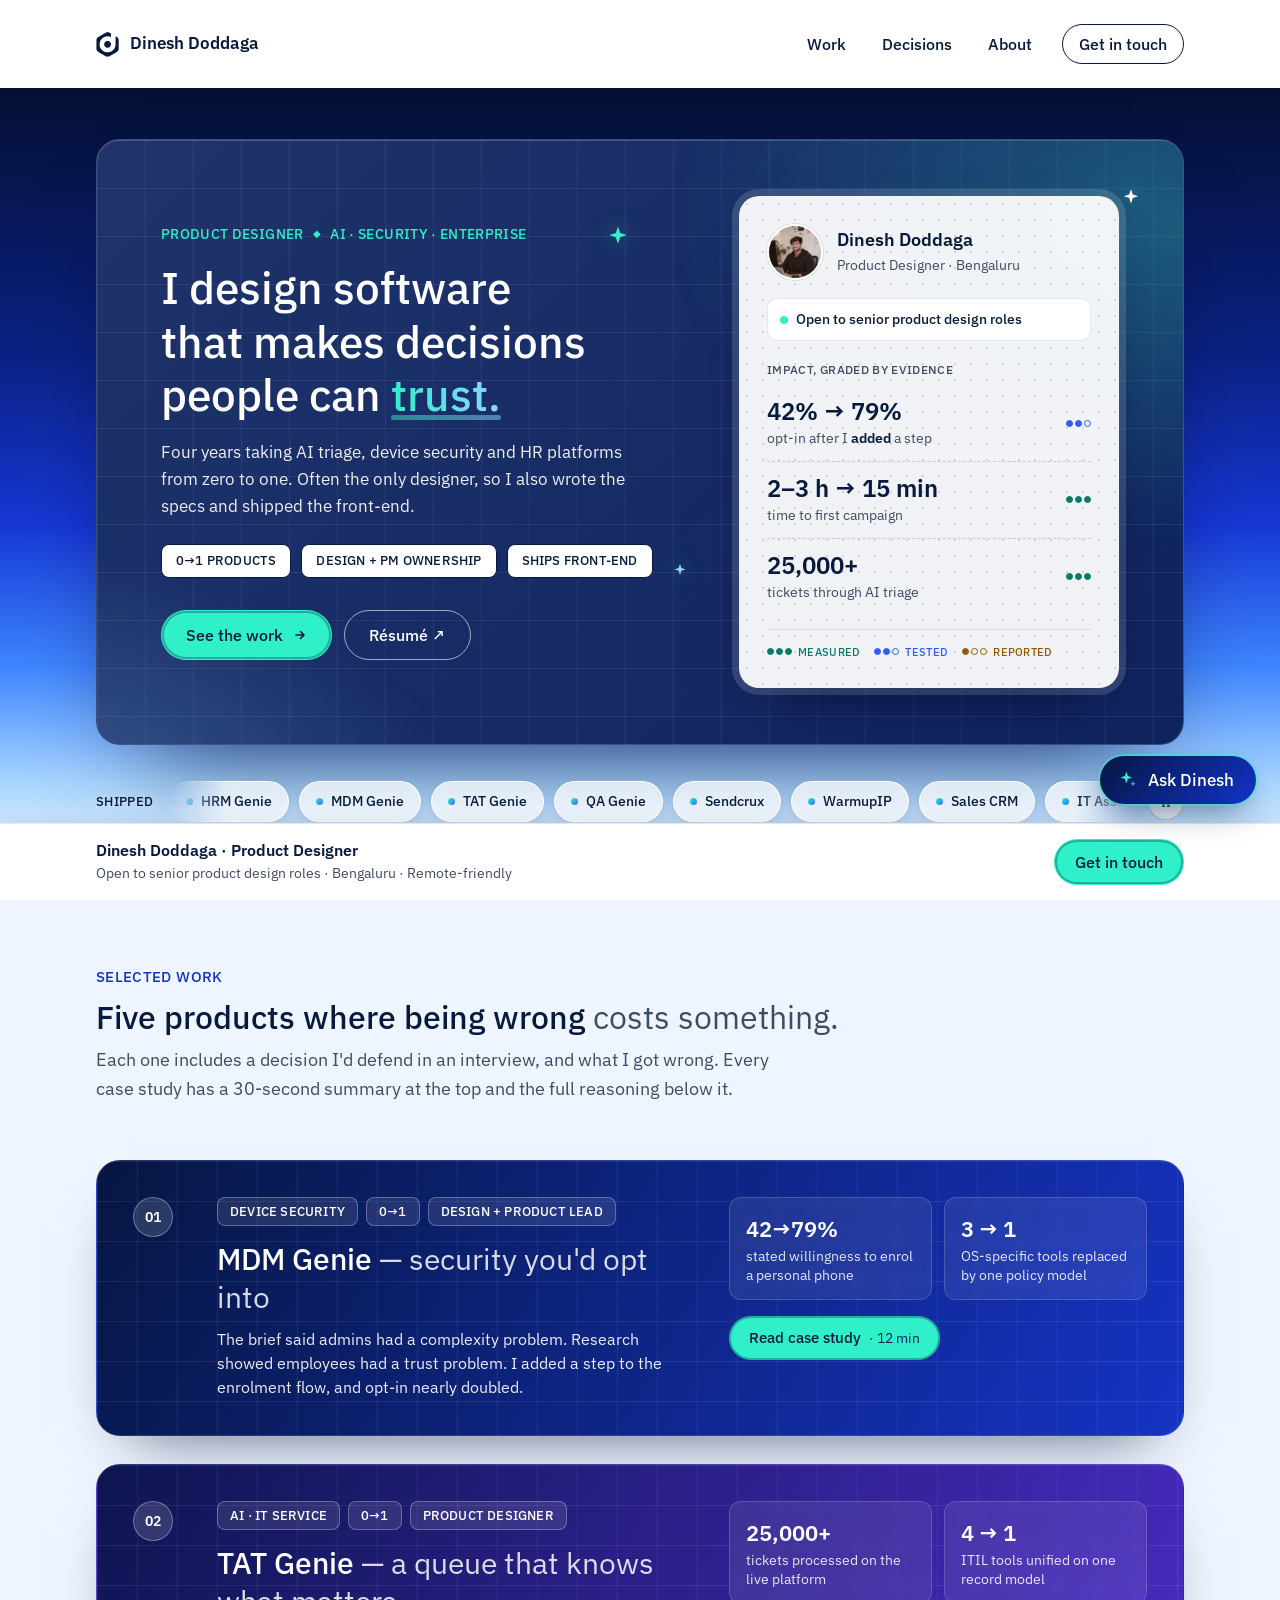
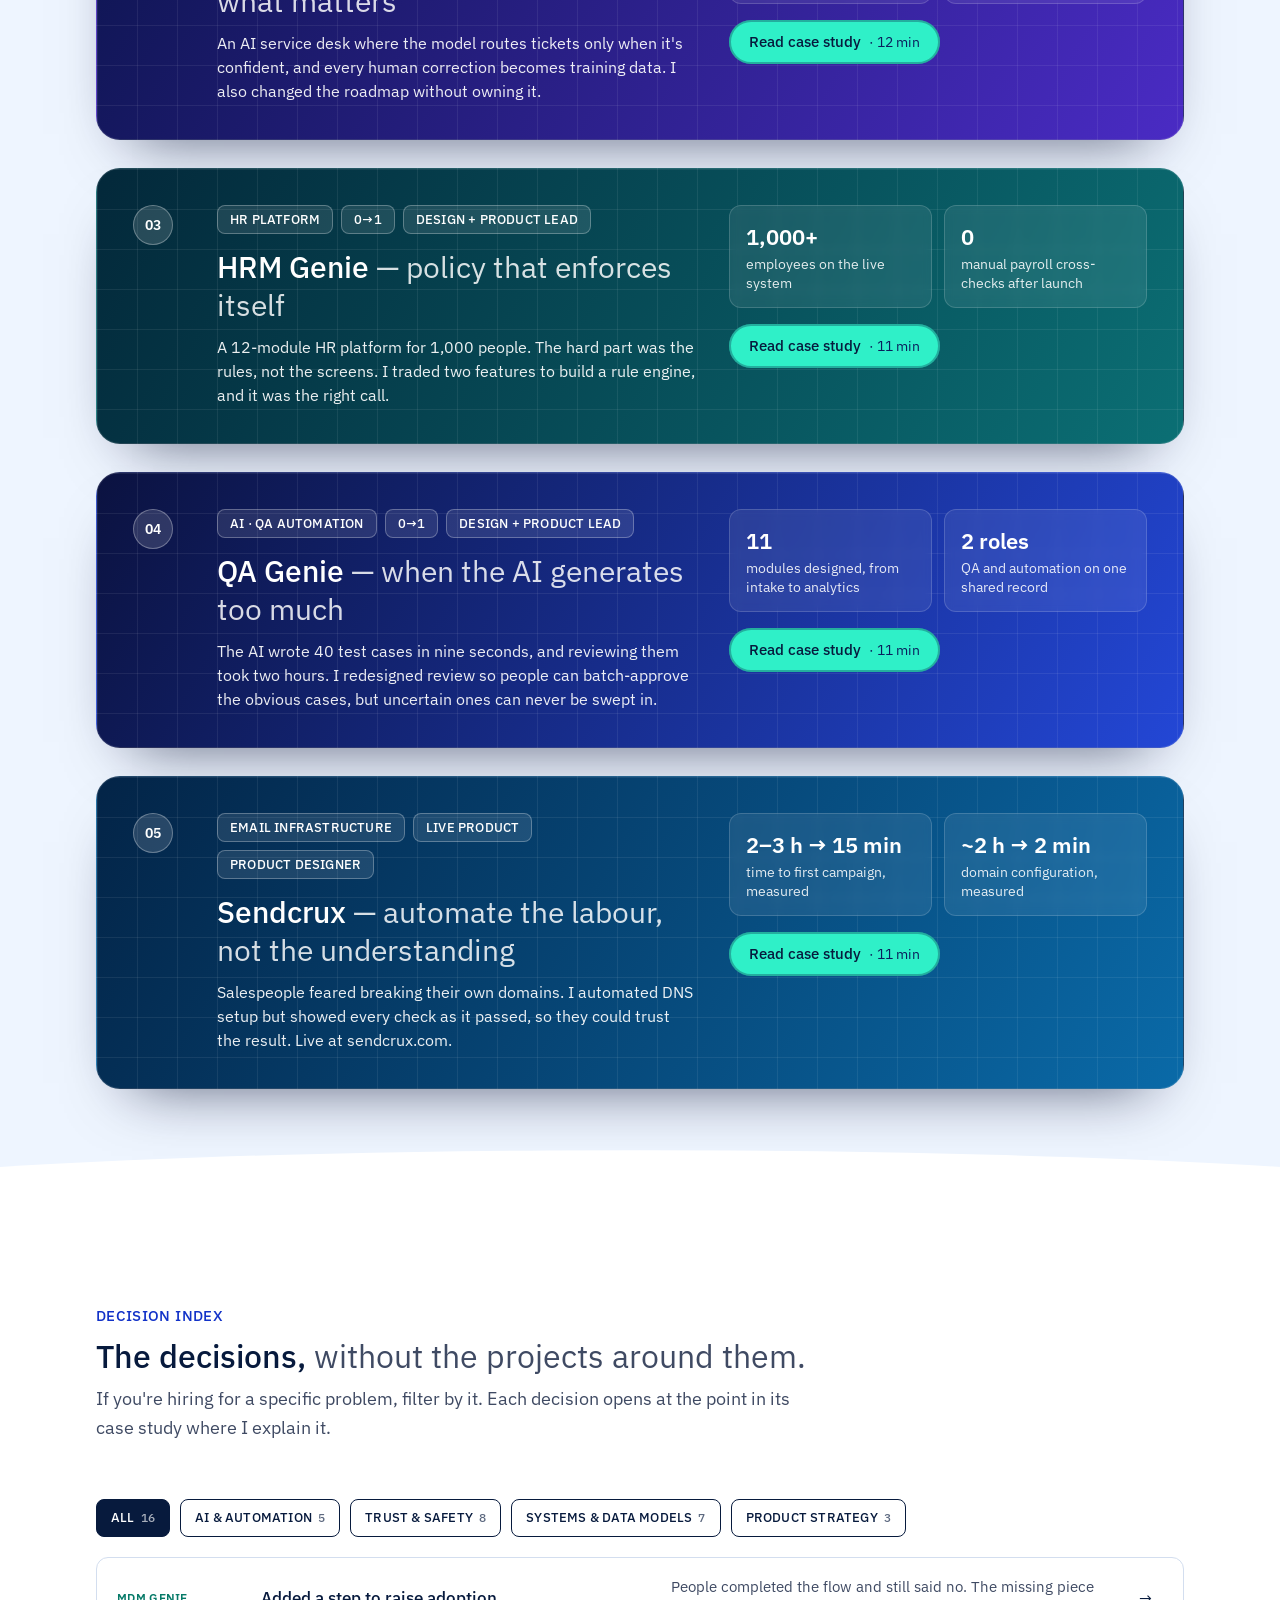
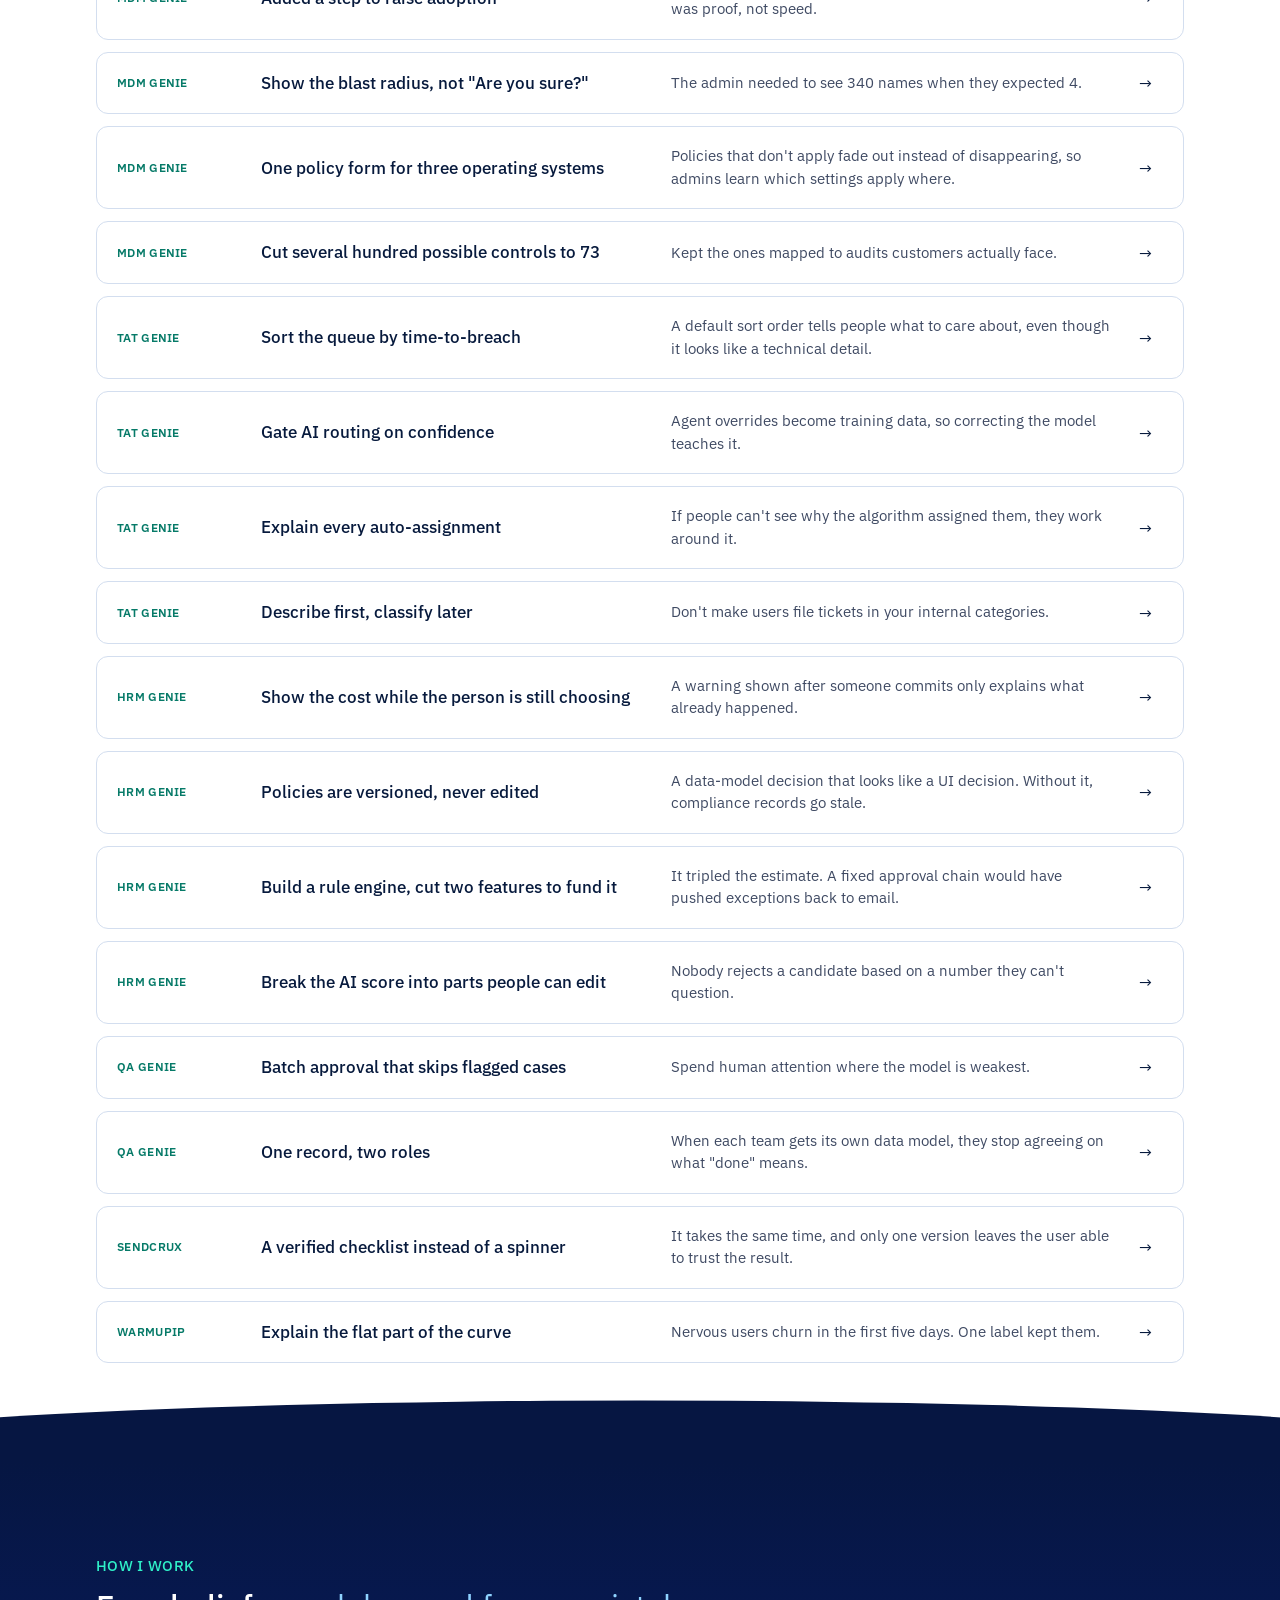
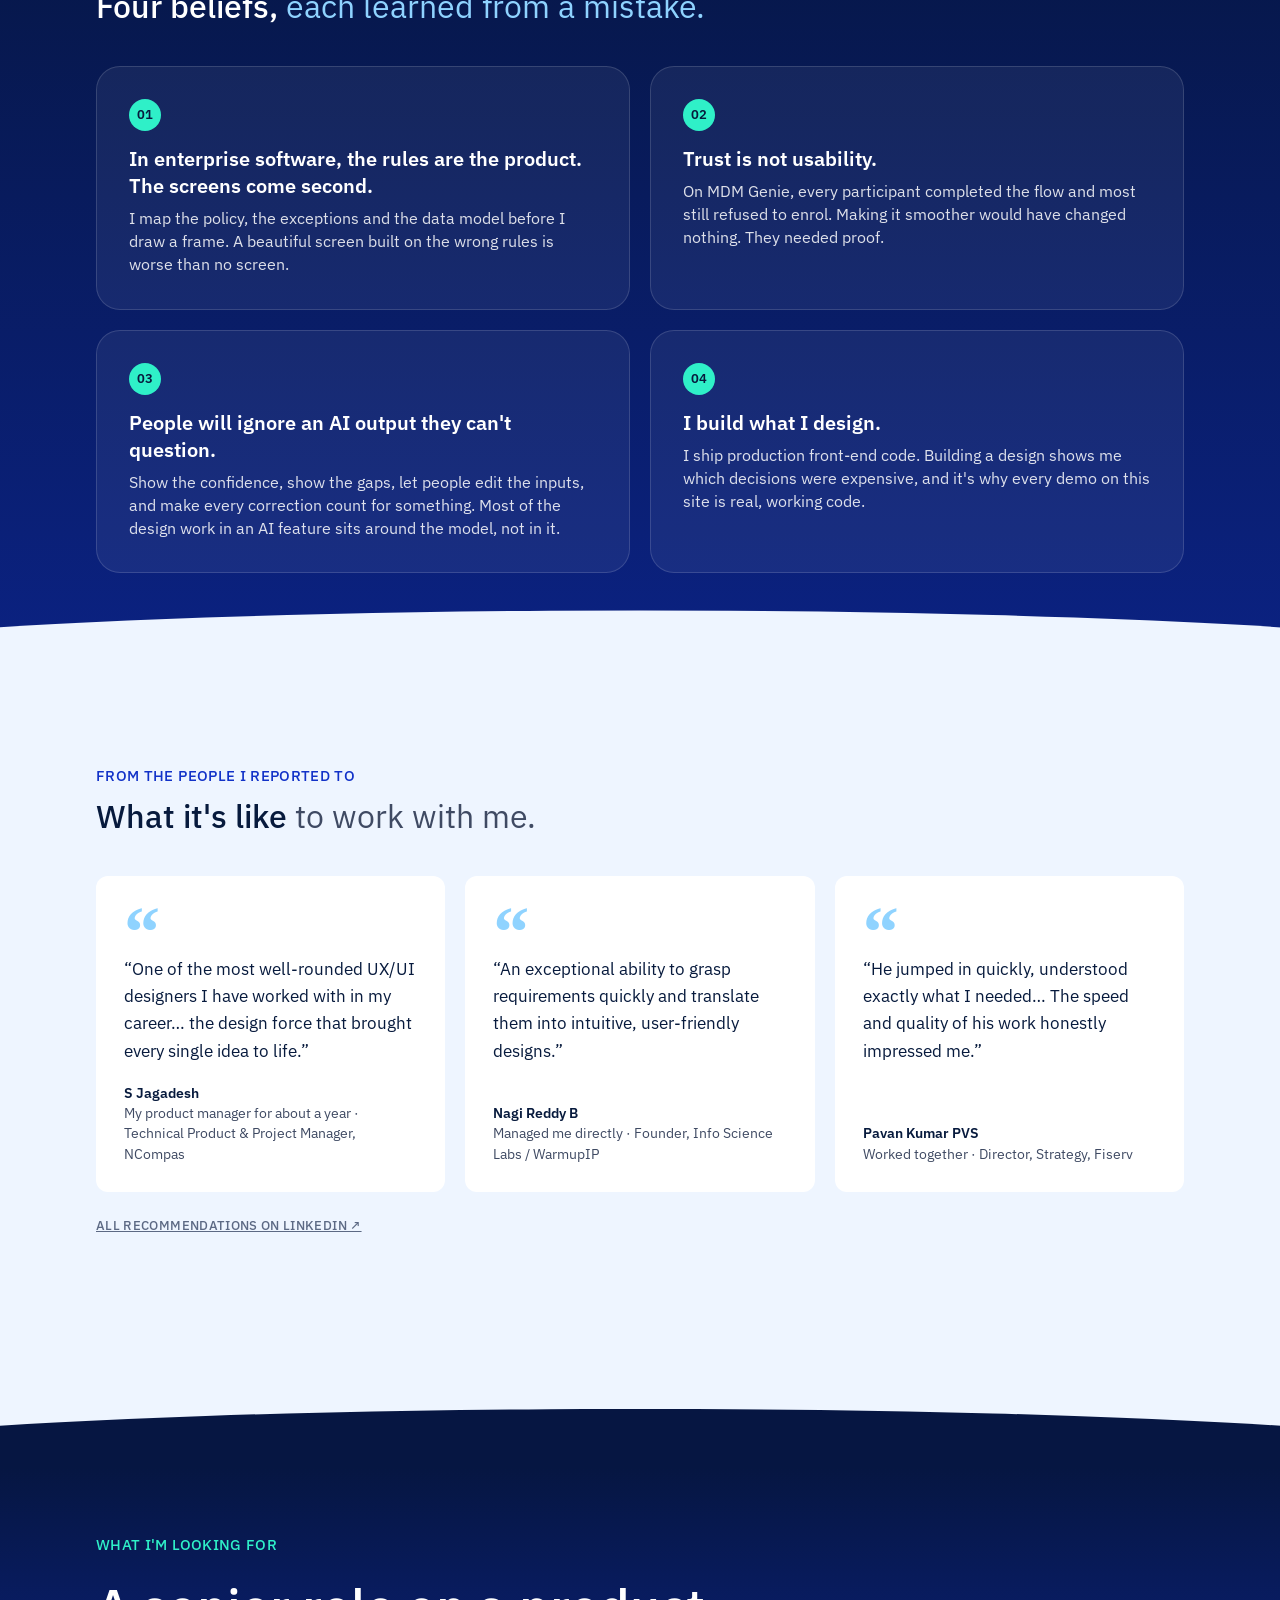
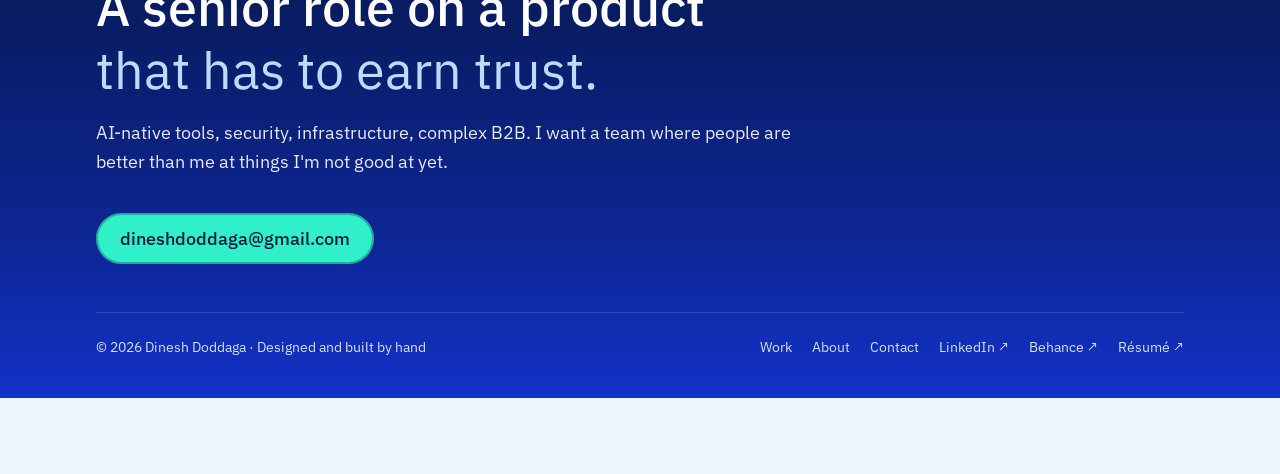
<file: index.html>
<!doctype html>
<html lang="en" data-brand="d">

<head>
  <meta charset="utf-8">
  <meta name="viewport" content="width=device-width, initial-scale=1, viewport-fit=cover">
  <title>Dinesh Doddaga — Product Designer</title>
  <meta name="description"
    content="Product designer for software that makes decisions — AI triage, device security, HR policy engines — and the interfaces that let people trust it.">
  <meta property="og:title" content="Dinesh Doddaga — Product Designer">
  <meta property="og:description"
    content="I design software that makes decisions, and the interfaces that let people trust them.">
  <script>document.documentElement.classList.add('js'); (function () { try { var q = new URLSearchParams(location.search).get('brand'), s = sessionStorage; if (q) { s.setItem('dd-brand', q); } var b = s.getItem('dd-brand'); if (b) document.documentElement.dataset.brand = b; } catch (e) { } })();</script>
  <link rel="preconnect" href="https://fonts.googleapis.com">
  <link rel="preconnect" href="https://fonts.gstatic.com" crossorigin>
  <link
    href="https://fonts.googleapis.com/css2?family=IBM+Plex+Sans:wght@400;500;600;700&family=IBM+Plex+Mono:wght@400;500&display=swap"
    rel="stylesheet">
  <link rel="stylesheet" href="assets/styles.css?v=33">
  <link rel="icon"
    href="data:image/svg+xml,%3Csvg%20xmlns%3D%22http%3A//www.w3.org/2000/svg%22%20viewBox%3D%220%200%2055%2061%22%3E%3Crect%20width%3D%2255%22%20height%3D%2261%22%20rx%3D%2213%22%20fill%3D%22%2308080a%22/%3E%3Cpath%20d%3D%22M35.9272%2030.0833C35.9272%2030.6302%2035.8751%2031.1667%2035.7709%2031.7031C35.6615%2032.2344%2035.5053%2032.7552%2035.297%2033.2552C35.0886%2033.7604%2034.8334%2034.2396%2034.5313%2034.6875C34.2293%2035.1406%2033.8855%2035.5625%2033.5001%2035.9479C33.1147%2036.3281%2032.698%2036.6719%2032.2449%2036.974C31.7918%2037.276%2031.3178%2037.5313%2030.8126%2037.7396C30.3126%2037.9479%2029.7917%2038.1094%2029.2605%2038.2135C28.724%2038.3177%2028.1876%2038.375%2027.6407%2038.375C27.099%2038.375%2026.5574%2038.3177%2026.0261%2038.2135C25.4897%2038.1094%2024.974%2037.9479%2024.4688%2037.7396C23.9688%2037.5313%2023.4897%2037.276%2023.0365%2036.974C22.5834%2036.6719%2022.1667%2036.3281%2021.7813%2035.9479C21.3959%2035.5625%2021.0522%2035.1406%2020.7501%2034.6875C20.448%2034.2396%2020.1928%2033.7604%2019.9845%2033.2552C19.7761%2032.7552%2019.6199%2032.2344%2019.5157%2031.7031C19.4063%2031.1667%2019.3542%2030.6302%2019.3542%2030.0833C19.3542%2029.5417%2019.4063%2029.0052%2019.5157%2028.4688C19.6199%2027.9375%2019.7761%2027.4167%2019.9845%2026.9167C20.1928%2026.4115%2020.448%2025.9323%2020.7501%2025.4844C21.0522%2025.0312%2021.3959%2024.6094%2021.7813%2024.224C22.1667%2023.8438%2022.5834%2023.5%2023.0365%2023.1979C23.4897%2022.8958%2023.9688%2022.6406%2024.4688%2022.4323C24.974%2022.224%2025.4897%2022.0625%2026.0261%2021.9583C26.5574%2021.8542%2027.099%2021.7969%2027.6407%2021.7969C28.1876%2021.7969%2028.724%2021.8542%2029.2605%2021.9583C29.7917%2022.0625%2030.3126%2022.224%2030.8126%2022.4323C31.3178%2022.6406%2031.7918%2022.8958%2032.2449%2023.1979C32.698%2023.5%2033.1147%2023.8438%2033.5001%2024.224C33.8855%2024.6094%2034.2293%2025.0312%2034.5313%2025.4844C34.8334%2025.9323%2035.0886%2026.4115%2035.297%2026.9167C35.5053%2027.4167%2035.6615%2027.9375%2035.7709%2028.4688C35.8751%2029.0052%2035.9272%2029.5417%2035.9272%2030.0833Z%22%20fill%3D%22%23f5f5f6%22/%3E%3Cpath%20d%3D%22M50.1301%2012.052L47.151%2010.3333V30.8124H47.1353C47.1093%2031.5051%2047.0468%2032.1926%2046.9478%2032.8801C46.8489%2033.5676%2046.7135%2034.2447%2046.5416%2034.9166C46.3697%2035.5885%2046.1614%2036.2447%2045.9166%2036.8958C45.677%2037.5468%2045.401%2038.1822%2045.0885%2038.802C44.7812%2039.4218%2044.4374%2040.0208%2044.0624%2040.6041C43.6874%2041.1874%2043.2864%2041.7499%2042.8489%2042.2916C42.4166%2042.828%2041.953%2043.3437%2041.4635%2043.8385C40.9791%2044.328%2040.4635%2044.7916%2039.927%2045.2291C39.3853%2045.6614%2038.828%2046.0676%2038.2447%2046.4478C37.6614%2046.8228%2037.0624%2047.1666%2036.4426%2047.4791C35.8228%2047.7916%2035.1926%2048.0728%2034.5416%2048.3176C33.8958%2048.5624%2033.2343%2048.7708%2032.5676%2048.9426C31.8958%2049.1197%2031.2187%2049.2603%2030.5312%2049.3593C29.8437%2049.4635%2029.1562%2049.5312%2028.4635%2049.5572C27.7708%2049.5885%2027.078%2049.578%2026.3905%2049.5312C25.6978%2049.4895%2025.0103%2049.4062%2024.328%2049.2916C23.6458%2049.1718%2022.9687%2049.0155%2022.302%2048.828C21.6353%2048.6353%2020.9843%2048.4114%2020.3385%2048.151C19.6978%2047.8905%2019.0728%2047.5989%2018.4583%2047.2708C17.8489%2046.9478%2017.2551%2046.5885%2016.6822%2046.1978C16.1093%2045.8072%2015.5572%2045.3905%2015.0312%2044.9374C14.5051%2044.4895%2013.9999%2044.0155%2013.5208%2043.5155C13.0468%2043.0103%2012.5937%2042.4843%2012.1718%2041.9374C11.7499%2041.3853%2011.3593%2040.8124%2010.9999%2040.2239C10.6405%2039.6301%2010.3124%2039.0208%2010.0155%2038.3958C9.71867%2037.7655%209.45825%2037.1249%209.22909%2036.4739C9.00513%2035.8176%208.81242%2035.151%208.65617%2034.4791C8.49992%2033.802%208.38013%2033.1197%208.29679%2032.4322C8.21346%2031.7447%208.16659%2031.0572%208.15617%2030.3645C8.14575%2029.6718%208.17179%2028.9791%208.23429%2028.2864C8.29679%2027.5989%208.39575%2026.9114%208.53638%2026.2343C8.67179%2025.552%208.84367%2024.8853%209.052%2024.2239C9.26034%2023.5624%209.49992%2022.9114%209.78117%2022.276C10.0572%2021.6458%2010.3645%2021.026%2010.7083%2020.4218C11.052%2019.8228%2011.427%2019.2395%2011.8333%2018.677C12.2343%2018.1145%2012.6718%2017.5728%2013.1353%2017.0572C13.5937%2016.5416%2014.0833%2016.052%2014.5989%2015.5885C15.1145%2015.1249%2015.651%2014.6874%2016.2135%2014.2812C16.776%2013.8749%2017.3541%2013.4999%2017.9583%2013.1562C18.5572%2012.8124%2019.177%2012.4999%2019.8124%2012.2239C20.4478%2011.9426%2021.0937%2011.6978%2021.7551%2011.4895C22.4166%2011.2812%2023.0833%2011.1041%2023.7655%2010.9687C24.4426%2010.828%2025.1249%2010.7291%2025.8176%2010.6614C26.5051%2010.5989%2027.1978%2010.5676%2027.8905%2010.578C28.5833%2010.5885%2029.276%2010.6301%2029.9635%2010.7135C30.651%2010.7968%2031.3333%2010.9166%2032.0103%2011.0676C32.6822%2011.2239%2033.3489%2011.4166%2034.0051%2011.6405C34.6614%2011.8645%2035.302%2012.1249%2035.927%2012.4218V3.85409L32.276%201.74471C31.5728%201.33846%2030.828%201.03117%2030.0416%200.822835C29.2551%200.609294%2028.453%200.505127%2027.6405%200.505127C26.828%200.505127%2026.026%200.609294%2025.2447%200.822835C24.4583%201.03117%2023.7135%201.33846%2023.0051%201.74471L5.15617%2012.052C4.44784%2012.4583%203.80721%2012.9478%203.23429%2013.526C2.66138%2014.0989%202.16659%2014.7395%201.76034%2015.4478C1.35409%2016.151%201.04679%2016.8958%200.833252%2017.6822C0.624919%2018.4687%200.520752%2019.2655%200.520752%2020.078V40.6926C0.520752%2041.5051%200.624919%2042.3072%200.833252%2043.0937C1.04679%2043.8801%201.35409%2044.6249%201.76034%2045.328C2.16659%2046.0312%202.66138%2046.6718%203.23429%2047.2499C3.80721%2047.8228%204.44784%2048.3124%205.15617%2048.7187L23.0051%2059.026C23.7135%2059.4322%2024.4583%2059.7447%2025.2447%2059.953C26.026%2060.1614%2026.828%2060.2708%2027.6405%2060.2708C28.453%2060.2708%2029.2551%2060.1614%2030.0416%2059.953C30.828%2059.7447%2031.5728%2059.4322%2032.276%2059.026L50.1301%2048.7187C50.8333%2048.3124%2051.4739%2047.8228%2052.0468%2047.2447C52.6249%2046.6718%2053.1145%2046.0312%2053.5208%2045.328C53.927%2044.6197%2054.2395%2043.8749%2054.4478%2043.0885C54.6562%2042.3072%2054.7655%2041.5051%2054.7655%2040.6926V20.078C54.7655%2019.2655%2054.6562%2018.4687%2054.4478%2017.6822C54.2395%2016.8958%2053.927%2016.151%2053.5208%2015.4478C53.1145%2014.7395%2052.6249%2014.0989%2052.0468%2013.526C51.4739%2012.9478%2050.8333%2012.4583%2050.1301%2012.052Z%22%20fill%3D%22%23f5f5f6%22/%3E%3C/svg%3E">
</head>

<body>
  <a class="skip" href="#main">Skip to content</a>

  <nav class="nav" aria-label="Primary">
    <div class="wrap nav-in">
      <a class="brand" href="index.html"><span class="brand-mark" aria-hidden="true"><svg class="logo-mark"
            viewBox="0 0 55 61" fill="none" xmlns="http://www.w3.org/2000/svg" aria-hidden="true">
            <path
              d="M35.9272 30.0833C35.9272 30.6302 35.8751 31.1667 35.7709 31.7031C35.6615 32.2344 35.5053 32.7552 35.297 33.2552C35.0886 33.7604 34.8334 34.2396 34.5313 34.6875C34.2293 35.1406 33.8855 35.5625 33.5001 35.9479C33.1147 36.3281 32.698 36.6719 32.2449 36.974C31.7918 37.276 31.3178 37.5313 30.8126 37.7396C30.3126 37.9479 29.7917 38.1094 29.2605 38.2135C28.724 38.3177 28.1876 38.375 27.6407 38.375C27.099 38.375 26.5574 38.3177 26.0261 38.2135C25.4897 38.1094 24.974 37.9479 24.4688 37.7396C23.9688 37.5313 23.4897 37.276 23.0365 36.974C22.5834 36.6719 22.1667 36.3281 21.7813 35.9479C21.3959 35.5625 21.0522 35.1406 20.7501 34.6875C20.448 34.2396 20.1928 33.7604 19.9845 33.2552C19.7761 32.7552 19.6199 32.2344 19.5157 31.7031C19.4063 31.1667 19.3542 30.6302 19.3542 30.0833C19.3542 29.5417 19.4063 29.0052 19.5157 28.4688C19.6199 27.9375 19.7761 27.4167 19.9845 26.9167C20.1928 26.4115 20.448 25.9323 20.7501 25.4844C21.0522 25.0312 21.3959 24.6094 21.7813 24.224C22.1667 23.8438 22.5834 23.5 23.0365 23.1979C23.4897 22.8958 23.9688 22.6406 24.4688 22.4323C24.974 22.224 25.4897 22.0625 26.0261 21.9583C26.5574 21.8542 27.099 21.7969 27.6407 21.7969C28.1876 21.7969 28.724 21.8542 29.2605 21.9583C29.7917 22.0625 30.3126 22.224 30.8126 22.4323C31.3178 22.6406 31.7918 22.8958 32.2449 23.1979C32.698 23.5 33.1147 23.8438 33.5001 24.224C33.8855 24.6094 34.2293 25.0312 34.5313 25.4844C34.8334 25.9323 35.0886 26.4115 35.297 26.9167C35.5053 27.4167 35.6615 27.9375 35.7709 28.4688C35.8751 29.0052 35.9272 29.5417 35.9272 30.0833Z"
              fill="currentColor" />
            <path
              d="M50.1301 12.052L47.151 10.3333V30.8124H47.1353C47.1093 31.5051 47.0468 32.1926 46.9478 32.8801C46.8489 33.5676 46.7135 34.2447 46.5416 34.9166C46.3697 35.5885 46.1614 36.2447 45.9166 36.8958C45.677 37.5468 45.401 38.1822 45.0885 38.802C44.7812 39.4218 44.4374 40.0208 44.0624 40.6041C43.6874 41.1874 43.2864 41.7499 42.8489 42.2916C42.4166 42.828 41.953 43.3437 41.4635 43.8385C40.9791 44.328 40.4635 44.7916 39.927 45.2291C39.3853 45.6614 38.828 46.0676 38.2447 46.4478C37.6614 46.8228 37.0624 47.1666 36.4426 47.4791C35.8228 47.7916 35.1926 48.0728 34.5416 48.3176C33.8958 48.5624 33.2343 48.7708 32.5676 48.9426C31.8958 49.1197 31.2187 49.2603 30.5312 49.3593C29.8437 49.4635 29.1562 49.5312 28.4635 49.5572C27.7708 49.5885 27.078 49.578 26.3905 49.5312C25.6978 49.4895 25.0103 49.4062 24.328 49.2916C23.6458 49.1718 22.9687 49.0155 22.302 48.828C21.6353 48.6353 20.9843 48.4114 20.3385 48.151C19.6978 47.8905 19.0728 47.5989 18.4583 47.2708C17.8489 46.9478 17.2551 46.5885 16.6822 46.1978C16.1093 45.8072 15.5572 45.3905 15.0312 44.9374C14.5051 44.4895 13.9999 44.0155 13.5208 43.5155C13.0468 43.0103 12.5937 42.4843 12.1718 41.9374C11.7499 41.3853 11.3593 40.8124 10.9999 40.2239C10.6405 39.6301 10.3124 39.0208 10.0155 38.3958C9.71867 37.7655 9.45825 37.1249 9.22909 36.4739C9.00513 35.8176 8.81242 35.151 8.65617 34.4791C8.49992 33.802 8.38013 33.1197 8.29679 32.4322C8.21346 31.7447 8.16659 31.0572 8.15617 30.3645C8.14575 29.6718 8.17179 28.9791 8.23429 28.2864C8.29679 27.5989 8.39575 26.9114 8.53638 26.2343C8.67179 25.552 8.84367 24.8853 9.052 24.2239C9.26034 23.5624 9.49992 22.9114 9.78117 22.276C10.0572 21.6458 10.3645 21.026 10.7083 20.4218C11.052 19.8228 11.427 19.2395 11.8333 18.677C12.2343 18.1145 12.6718 17.5728 13.1353 17.0572C13.5937 16.5416 14.0833 16.052 14.5989 15.5885C15.1145 15.1249 15.651 14.6874 16.2135 14.2812C16.776 13.8749 17.3541 13.4999 17.9583 13.1562C18.5572 12.8124 19.177 12.4999 19.8124 12.2239C20.4478 11.9426 21.0937 11.6978 21.7551 11.4895C22.4166 11.2812 23.0833 11.1041 23.7655 10.9687C24.4426 10.828 25.1249 10.7291 25.8176 10.6614C26.5051 10.5989 27.1978 10.5676 27.8905 10.578C28.5833 10.5885 29.276 10.6301 29.9635 10.7135C30.651 10.7968 31.3333 10.9166 32.0103 11.0676C32.6822 11.2239 33.3489 11.4166 34.0051 11.6405C34.6614 11.8645 35.302 12.1249 35.927 12.4218V3.85409L32.276 1.74471C31.5728 1.33846 30.828 1.03117 30.0416 0.822835C29.2551 0.609294 28.453 0.505127 27.6405 0.505127C26.828 0.505127 26.026 0.609294 25.2447 0.822835C24.4583 1.03117 23.7135 1.33846 23.0051 1.74471L5.15617 12.052C4.44784 12.4583 3.80721 12.9478 3.23429 13.526C2.66138 14.0989 2.16659 14.7395 1.76034 15.4478C1.35409 16.151 1.04679 16.8958 0.833252 17.6822C0.624919 18.4687 0.520752 19.2655 0.520752 20.078V40.6926C0.520752 41.5051 0.624919 42.3072 0.833252 43.0937C1.04679 43.8801 1.35409 44.6249 1.76034 45.328C2.16659 46.0312 2.66138 46.6718 3.23429 47.2499C3.80721 47.8228 4.44784 48.3124 5.15617 48.7187L23.0051 59.026C23.7135 59.4322 24.4583 59.7447 25.2447 59.953C26.026 60.1614 26.828 60.2708 27.6405 60.2708C28.453 60.2708 29.2551 60.1614 30.0416 59.953C30.828 59.7447 31.5728 59.4322 32.276 59.026L50.1301 48.7187C50.8333 48.3124 51.4739 47.8228 52.0468 47.2447C52.6249 46.6718 53.1145 46.0312 53.5208 45.328C53.927 44.6197 54.2395 43.8749 54.4478 43.0885C54.6562 42.3072 54.7655 41.5051 54.7655 40.6926V20.078C54.7655 19.2655 54.6562 18.4687 54.4478 17.6822C54.2395 16.8958 53.927 16.151 53.5208 15.4478C53.1145 14.7395 52.6249 14.0989 52.0468 13.526C51.4739 12.9478 50.8333 12.4583 50.1301 12.052Z"
              fill="currentColor" />
          </svg></span>Dinesh Doddaga</a>
      <div class="nav-links">
        <a href="#work">Work</a>
        <a href="#decisions">Decisions</a>
        <a href="/about">About</a>
        <a class="cta" href="contact">Get in touch</a>

      </div>
    </div>
  </nav>

  <main id="main">

    <!-- ============ HERO: one message left, one focused card right ============ -->
    <header class="hero hero-dawn">
      <div class="wrap">
        <div class="hero-card hero-split">
          <span class="spark s1" aria-hidden="true"><svg viewBox="0 0 24 24" fill="currentColor">
              <path d="M12 1.5l2.4 7.1L21.5 11l-7.1 2.4L12 20.5l-2.4-7.1L2.5 11l7.1-2.4z" />
            </svg></span><span class="spark s2" aria-hidden="true"><svg viewBox="0 0 24 24" fill="currentColor">
              <path d="M12 1.5l2.4 7.1L21.5 11l-7.1 2.4L12 20.5l-2.4-7.1L2.5 11l7.1-2.4z" />
            </svg></span><span class="spark s3" aria-hidden="true"><svg viewBox="0 0 24 24" fill="currentColor">
              <path d="M12 1.5l2.4 7.1L21.5 11l-7.1 2.4L12 20.5l-2.4-7.1L2.5 11l7.1-2.4z" />
            </svg></span>
          <div class="hero-copy">
            <p class="hero-eyebrow">Product Designer <span aria-hidden="true">◆</span> AI · Security · Enterprise</p>
            <h1 class="hero-title">I design software that makes decisions people can <span class="hl">trust.</span></h1>
            <p class="hero-sub">Four years taking AI triage, device security and HR platforms from zero to one. Often
              the only designer, so I also wrote the specs and shipped the front-end.</p>
            <div class="hero-chips"><span class="chip">0→1 products</span><span class="chip">Design + PM
                ownership</span><span class="chip">Ships front-end</span></div>
            <div class="links-row">
              <a class="btn primary" href="#work">See the work <svg width="14" height="14" viewBox="0 0 14 14"
                  fill="none" stroke="currentColor" stroke-width="1.6" stroke-linecap="round" stroke-linejoin="round">
                  <path d="M3 7h8M7.5 3.5L11 7l-3.5 3.5" />
                </svg></a>
              <a class="btn ghost-dark"
                href="https://drive.google.com/file/d/1SwlCIj8xUU9p1UfvICVA8wsCw5PXuMBz/view?usp=sharing"
                target="_blank" rel="noopener">Résumé ↗</a>
            </div>
          </div>

          <!-- Profile card: who, availability, and graded proof in one glance -->
          <aside class="profile-card dotted" aria-label="Profile summary">
            <div class="pc-head">
              <img src="assets/dinesh@1x.jpg" alt="Dinesh Doddaga" width="56" height="56">
              <div><strong>Dinesh Doddaga</strong><span>Product Designer · Bengaluru</span></div>
            </div>
            <p class="pc-status"><span class="status"><i></i></span>Open to senior product design roles</p>
            <p class="pc-label">Impact, graded by evidence</p>
            <ul class="pc-stats">
              <li><strong>42% → 79%</strong><span>opt-in after I <em>added</em> a step</span><span class="ev" data-l="2"
                  title="Usability-tested, n=5"><b><i></i><i></i><i></i></b></span></li>
              <li><strong>2–3 h → 15 min</strong><span>time to first campaign</span><span class="ev" data-l="3"
                  title="Measured"><b><i></i><i></i><i></i></b></span></li>
              <li><strong>25,000+</strong><span>tickets through AI triage</span><span class="ev" data-l="3"
                  title="Production data"><b><i></i><i></i><i></i></b></span></li>
            </ul>
            <p class="pc-legend"><span class="ev" data-l="3"><b><i></i><i></i><i></i></b>Measured</span><span class="ev"
                data-l="2"><b><i></i><i></i><i></i></b>Tested</span><span class="ev"
                data-l="1"><b><i></i><i></i><i></i></b>Reported</span></p>
          </aside>
        </div>
      </div>
      <div class="wrap">
        <div class="ship-strip"><span class="label">Shipped</span>
          <div class="marquee" aria-label="Products I have designed and shipped">
            <div class="marquee-track"><span>HRM Genie</span><span>MDM Genie</span><span>TAT Genie</span><span>QA
                Genie</span><span>Sendcrux</span><span>WarmupIP</span><span>Sales CRM</span><span>IT Asset
                Management</span><span>Design System</span><span>Customer Purchase Portal</span><span>Employee Benefits
                Portal</span><span>Intranet</span><span>Mentoring Platform</span><span>Hospitality Suite</span><span
                aria-hidden="true" hidden></span><span aria-hidden="true">HRM Genie</span><span aria-hidden="true">MDM
                Genie</span><span aria-hidden="true">TAT Genie</span><span aria-hidden="true">QA Genie</span><span
                aria-hidden="true">Sendcrux</span><span aria-hidden="true">WarmupIP</span><span aria-hidden="true">Sales
                CRM</span><span aria-hidden="true">IT Asset Management</span><span aria-hidden="true">Design
                System</span><span aria-hidden="true">Customer Purchase Portal</span><span aria-hidden="true">Employee
                Benefits Portal</span><span aria-hidden="true">Intranet</span><span aria-hidden="true">Mentoring
                Platform</span><span aria-hidden="true">Hospitality Suite</span></div>
          </div><button class="mq-pause" type="button" aria-label="Pause product marquee"></button>
        </div>
      </div>
    </header>

    <!-- ============ WORK ============ -->
    <section class="sec" id="work" aria-labelledby="work-h">
      <div class="wrap">
        <div class="sec-head">
          <span class="eyebrow mono">Selected work</span>
          <div>
            <h2 id="work-h" class="h2">Five products where being wrong <span class="serif">costs something.</span></h2>
            <p class="lede" style="margin-top:16px">Each one includes a decision I'd defend in an interview, and what I
              got wrong. Every case study has a 30-second summary at the top and the full reasoning below it.</p>
          </div>
        </div>

        <div class="work-list">
          <a class="work-row rv" href="/mdm">
            <span class="work-n">01</span>
            <div>
              <div class="work-meta"><span class="chip">Device security</span><span class="chip">0→1</span><span
                  class="chip">Design + product lead</span></div>
              <h3>MDM Genie <span class="serif">— security you'd opt into</span></h3>
              <p>The brief said admins had a complexity problem. Research showed employees had a trust problem. I added
                a step to the enrolment flow, and opt-in nearly doubled.</p>
            </div>
            <div class="work-side">
              <div class="work-kpis">
                <div><strong>42→79%</strong><span>stated willingness to enrol a personal phone</span></div>
                <div><strong>3 → 1</strong><span>OS-specific tools replaced by one policy model</span></div>
              </div>
              <span class="work-go">Read case study <span class="mono">· 12 min</span></span>
            </div>
          </a>

          <a class="work-row rv" href="tat">
            <span class="work-n">02</span>
            <div>
              <div class="work-meta"><span class="chip">AI · IT service</span><span class="chip">0→1</span><span
                  class="chip">Product designer</span></div>
              <h3>TAT Genie <span class="serif">— a queue that knows what matters</span></h3>
              <p>An AI service desk where the model routes tickets only when it's confident, and every human correction
                becomes training data. I also changed the roadmap without owning it.</p>
            </div>
            <div class="work-side">
              <div class="work-kpis">
                <div><strong>25,000+</strong><span>tickets processed on the live platform</span></div>
                <div><strong>4 → 1</strong><span>ITIL tools unified on one record model</span></div>
              </div>
              <span class="work-go">Read case study <span class="mono">· 12 min</span></span>
            </div>
          </a>

          <a class="work-row rv" href="hrm">
            <span class="work-n">03</span>
            <div>
              <div class="work-meta"><span class="chip">HR platform</span><span class="chip">0→1</span><span
                  class="chip">Design + product lead</span></div>
              <h3>HRM Genie <span class="serif">— policy that enforces itself</span></h3>
              <p>A 12-module HR platform for 1,000 people. The hard part was the rules, not the screens. I traded two
                features to build a rule engine, and it was the right call.</p>
            </div>
            <div class="work-side">
              <div class="work-kpis">
                <div><strong>1,000+</strong><span>employees on the live system</span></div>
                <div><strong>0</strong><span>manual payroll cross-checks after launch</span></div>
              </div>
              <span class="work-go">Read case study <span class="mono">· 11 min</span></span>
            </div>
          </a>

          <a class="work-row rv" href="qa">
            <span class="work-n">04</span>
            <div>
              <div class="work-meta"><span class="chip">AI · QA automation</span><span class="chip">0→1</span><span
                  class="chip">Design + product lead</span></div>
              <h3>QA Genie <span class="serif">— when the AI generates too much</span></h3>
              <p>The AI wrote 40 test cases in nine seconds, and reviewing them took two hours. I redesigned review so
                people can batch-approve the obvious cases, but uncertain ones can never be swept in.</p>
            </div>
            <div class="work-side">
              <div class="work-kpis">
                <div><strong>11</strong><span>modules designed, from intake to analytics</span></div>
                <div><strong>2 roles</strong><span>QA and automation on one shared record</span></div>
              </div>
              <span class="work-go">Read case study <span class="mono">· 11 min</span></span>
            </div>
          </a>

          <a class="work-row rv" href="/sendcrux">
            <span class="work-n">05</span>
            <div>
              <div class="work-meta"><span class="chip">Email infrastructure</span><span class="chip">Live
                  product</span><span class="chip">Product designer</span></div>
              <h3>Sendcrux <span class="serif">— automate the labour, not the understanding</span></h3>
              <p>Salespeople feared breaking their own domains. I automated DNS setup but showed every check as it
                passed, so they could trust the result. Live at sendcrux.com.</p>
            </div>
            <div class="work-side">
              <div class="work-kpis">
                <div><strong>2–3 h → 15 min</strong><span>time to first campaign, measured</span></div>
                <div><strong>~2 h → 2 min</strong><span>domain configuration, measured</span></div>
              </div>
              <span class="work-go">Read case study <span class="mono">· 11 min</span></span>
            </div>
          </a>
        </div>
      </div>
    </section>

    <!-- ============ DECISION INDEX ============ -->
    <section class="sec arc arc-white" id="decisions" aria-labelledby="dec-h" style="background:var(--paper-2)">
      <div class="wrap">
        <div class="sec-head">
          <span class="eyebrow mono">Decision index</span>
          <div>
            <h2 id="dec-h" class="h2">The decisions, <span class="serif">without the projects around them.</span></h2>
            <p class="lede" style="margin-top:16px">If you're hiring for a specific problem, filter by it. Each decision
              opens at the point in its case study where I explain it.</p>
          </div>
        </div>

        <div class="filters" data-filters="#dlist" role="group" aria-label="Filter decisions">
          <button data-f="all" aria-pressed="true">All</button>
          <button data-f="ai" aria-pressed="false">AI &amp; automation</button>
          <button data-f="trust" aria-pressed="false">Trust &amp; safety</button>
          <button data-f="systems" aria-pressed="false">Systems &amp; data models</button>
          <button data-f="strategy" aria-pressed="false">Product strategy</button>
        </div>

        <ul class="dlist" id="dlist">
          <li data-tags="trust"><a href="mdm#d1"><span class="d-proj">MDM Genie</span><span class="d-what">Added a
                step to raise adoption</span><span class="d-why">People completed the flow and still said no. The
                missing piece was proof, not speed.</span><span class="d-arrow">→</span></a></li>
          <li data-tags="trust systems"><a href="mdm#d2"><span class="d-proj">MDM Genie</span><span class="d-what">Show
                the blast radius, not "Are you sure?"</span><span class="d-why">The admin needed to
                see 340 names when they expected 4.</span><span class="d-arrow">→</span></a></li>
          <li data-tags="systems"><a href="mdm#d3"><span class="d-proj">MDM Genie</span><span class="d-what">One
                policy form for three operating systems</span><span class="d-why">Policies that don't apply fade out
                instead of disappearing, so admins learn which settings apply where.</span><span
                class="d-arrow">→</span></a></li>
          <li data-tags="strategy"><a href="mdm#strategy"><span class="d-proj">MDM Genie</span><span class="d-what">Cut
                several hundred possible controls to 73</span><span class="d-why">Kept the ones
                mapped to audits customers actually face.</span><span class="d-arrow">→</span></a></li>
          <li data-tags="systems strategy"><a href="tat#d1"><span class="d-proj">TAT Genie</span><span
                class="d-what">Sort the queue by time-to-breach</span><span class="d-why">A default sort order tells
                people what to care about, even though it looks like a technical detail.</span><span
                class="d-arrow">→</span></a></li>
          <li data-tags="ai trust"><a href="tat#d2"><span class="d-proj">TAT Genie</span><span class="d-what">Gate
                AI routing on confidence</span><span class="d-why">Agent overrides become training data, so correcting
                the model teaches it.</span><span class="d-arrow">→</span></a></li>
          <li data-tags="ai trust"><a href="tat#d3"><span class="d-proj">TAT Genie</span><span class="d-what">Explain
                every auto-assignment</span><span class="d-why">If people can't see why the
                algorithm assigned them, they work around it.</span><span class="d-arrow">→</span></a></li>
          <li data-tags="systems"><a href="tat#d5"><span class="d-proj">TAT Genie</span><span class="d-what">Describe
                first, classify later</span><span class="d-why">Don't make users file tickets in
                your internal categories.</span><span class="d-arrow">→</span></a></li>
          <li data-tags="trust"><a href="hrm#d1"><span class="d-proj">HRM Genie</span><span class="d-what">Show the
                cost while the person is still choosing</span><span class="d-why">A warning shown after someone commits
                only explains what already happened.</span><span class="d-arrow">→</span></a></li>
          <li data-tags="systems"><a href="hrm#d2"><span class="d-proj">HRM Genie</span><span class="d-what">Policies
                are versioned, never edited</span><span class="d-why">A data-model decision that
                looks like a UI decision. Without it, compliance records go stale.</span><span
                class="d-arrow">→</span></a></li>
          <li data-tags="strategy systems"><a href="hrm#d3"><span class="d-proj">HRM Genie</span><span
                class="d-what">Build a rule engine, cut two features to fund it</span><span class="d-why">It tripled the
                estimate. A fixed approval chain would have pushed exceptions back to email.</span><span
                class="d-arrow">→</span></a></li>
          <li data-tags="ai trust"><a href="hrm#d5"><span class="d-proj">HRM Genie</span><span class="d-what">Break
                the AI score into parts people can edit</span><span class="d-why">Nobody rejects a candidate based on a
                number they can't question.</span><span class="d-arrow">→</span></a></li>
          <li data-tags="ai"><a href="qa#d1"><span class="d-proj">QA Genie</span><span class="d-what">Batch
                approval that skips flagged cases</span><span class="d-why">Spend human attention where the model is
                weakest.</span><span class="d-arrow">→</span></a></li>
          <li data-tags="systems"><a href="qa#d2"><span class="d-proj">QA Genie</span><span class="d-what">One
                record, two roles</span><span class="d-why">When each team gets its own data model, they stop agreeing
                on what "done" means.</span><span class="d-arrow">→</span></a></li>
          <li data-tags="trust ai"><a href="sendcrux#d1"><span class="d-proj">Sendcrux</span><span class="d-what">A
                verified checklist instead of a spinner</span><span class="d-why">It takes the same time, and only one
                version leaves the user able to trust the result.</span><span class="d-arrow">→</span></a></li>
          <li data-tags="trust"><a href="sendcrux#d2"><span class="d-proj">WarmupIP</span><span class="d-what">Explain
                the flat part of the curve</span><span class="d-why">Nervous users churn in the
                first five days. One label kept them.</span><span class="d-arrow">→</span></a></li>
        </ul>
      </div>
    </section>

    <!-- ============ HOW I THINK ============ -->
    <section class="sec arc tone-deep" aria-labelledby="think-h">
      <div class="wrap">
        <div class="sec-head">
          <span class="eyebrow mono">How I work</span>
          <h2 id="think-h" class="h2">Four beliefs, <span class="serif">each learned from a mistake.</span></h2>
        </div>
        <div class="beliefs rv">
          <div><span class="mono muted">01</span>
            <h4>In enterprise software, the rules are the product. The screens come second.</h4>
            <p>I map the policy, the exceptions and the data model before I draw a frame. A beautiful screen built on
              the wrong rules is worse than no screen.</p>
          </div>
          <div><span class="mono muted">02</span>
            <h4>Trust is not usability.</h4>
            <p>On MDM Genie, every participant completed the flow and most still refused to enrol. Making it smoother
              would have changed nothing. They needed proof.</p>
          </div>
          <div><span class="mono muted">03</span>
            <h4>People will ignore an AI output they can't question.</h4>
            <p>Show the confidence, show the gaps, let people edit the inputs, and make every correction count for
              something. Most of the design work in an AI feature sits around the model, not in it.</p>
          </div>
          <div><span class="mono muted">04</span>
            <h4>I build what I design.</h4>
            <p>I ship production front-end code. Building a design shows me which decisions were expensive, and it's why
              every demo on this site is real, working code.</p>
          </div>
        </div>
      </div>
    </section>

    <!-- ============ PEOPLE ============ -->
    <section class="sec arc arc-page" style="padding-top:0" aria-labelledby="q-h">
      <div class="wrap">
        <div class="sec-head">
          <span class="eyebrow mono">From the people I reported to</span>
          <h2 id="q-h" class="h2">What it's like <span class="serif">to work with me.</span></h2>
        </div>
        <div class="quotes">
          <figure class="quote rv">
            <blockquote>“One of the most well-rounded UX/UI designers I have worked with in my career… the design force
              that brought every single idea to life.”</blockquote>
            <figcaption><strong>S Jagadesh</strong>My product manager for about a year · Technical Product &amp; Project
              Manager, NCompas</figcaption>
          </figure>
          <figure class="quote rv">
            <blockquote>“An exceptional ability to grasp requirements quickly and translate them into intuitive,
              user-friendly designs.”</blockquote>
            <figcaption><strong>Nagi Reddy B</strong>Managed me directly · Founder, Info Science Labs / WarmupIP
            </figcaption>
          </figure>
          <figure class="quote rv">
            <blockquote>“He jumped in quickly, understood exactly what I needed… The speed and quality of his work
              honestly impressed me.”</blockquote>
            <figcaption><strong>Pavan Kumar PVS</strong>Worked together · Director, Strategy, Fiserv</figcaption>
          </figure>
        </div>
        <p style="margin-top:20px"><a class="mono muted" href="https://www.linkedin.com/in/dinesh-doddaga-579a3a19a/"
            target="_blank" rel="noopener">All recommendations on LinkedIn ↗</a></p>
      </div>
    </section>

  </main>

  <footer class="contact" id="contact">
    <div class="wrap">
      <span class="eyebrow mono">What I'm looking for</span>
      <h2 class="display" style="margin-top:20px">A senior role on a product <span class="serif">that has to earn
          trust.</span></h2>
      <p class="lede" style="margin-bottom:36px">AI-native tools, security, infrastructure, complex B2B. I want a team
        where people are better than me at things I'm not good at yet.</p>
      <a class="contact-mail" href="mailto:dineshdoddaga@gmail.com">dineshdoddaga@gmail.com</a>
      <div class="foot">
        <span>© 2026 Dinesh Doddaga · Designed and built by hand</span>
        <nav aria-label="Footer"><a href="#work">Work</a><a href="/about">About</a><a href="contact">Contact</a><a
            href="https://www.linkedin.com/in/dinesh-doddaga-579a3a19a/" target="_blank" rel="noopener">LinkedIn ↗</a><a
            href="https://www.behance.net/dineshdoddaga" target="_blank" rel="noopener">Behance ↗</a><a
            href="https://drive.google.com/file/d/1SwlCIj8xUU9p1UfvICVA8wsCw5PXuMBz/view?usp=sharing" target="_blank"
            rel="noopener">Résumé ↗</a></nav>
      </div>
    </div>
  </footer>

  <div class="actionbar" role="complementary" aria-label="contact">
    <div class="wrap">
      <div><strong>Dinesh Doddaga · Product Designer</strong><span>Open to senior product design roles · Bengaluru ·
          Remote-friendly</span></div>
      <a class="btn primary" href="contact">Get in touch</a>
    </div>
  </div>
  <script src="assets/app.js?v=33"></script>
</body>

</html>
</file>
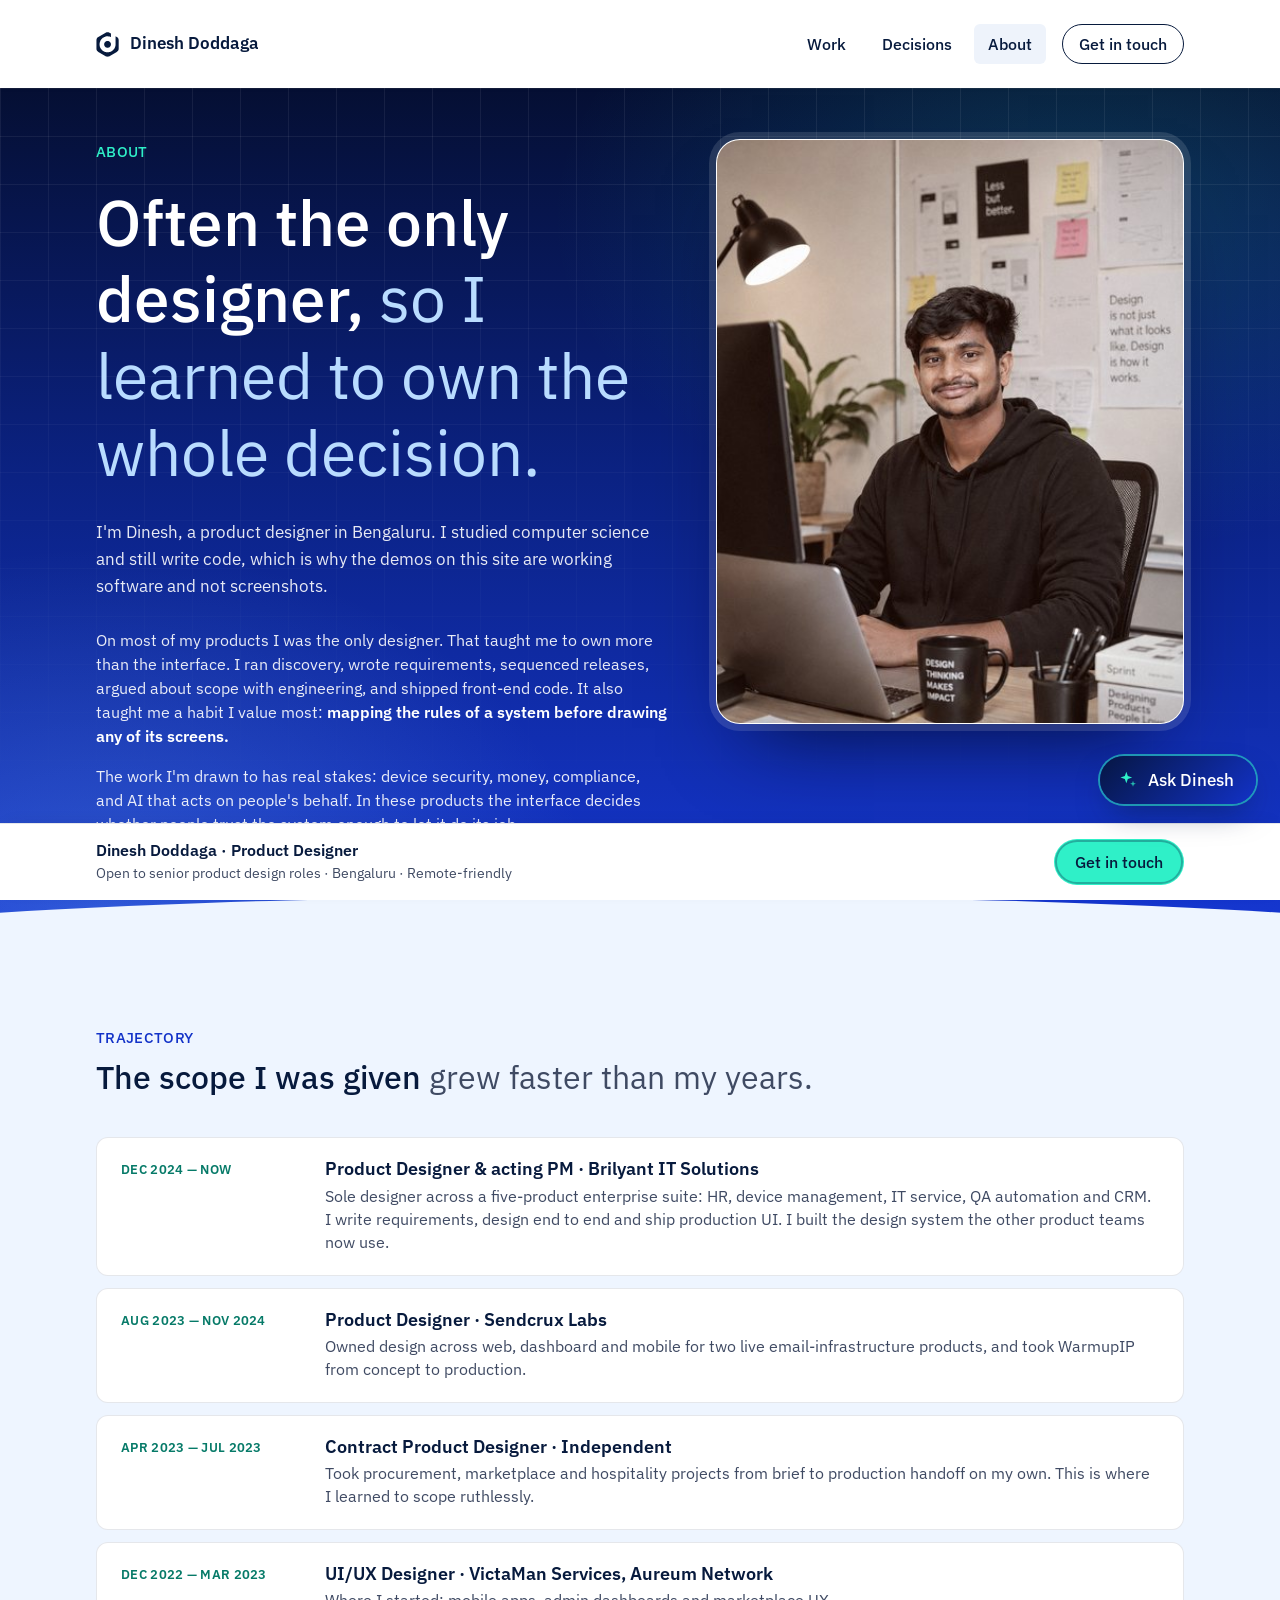
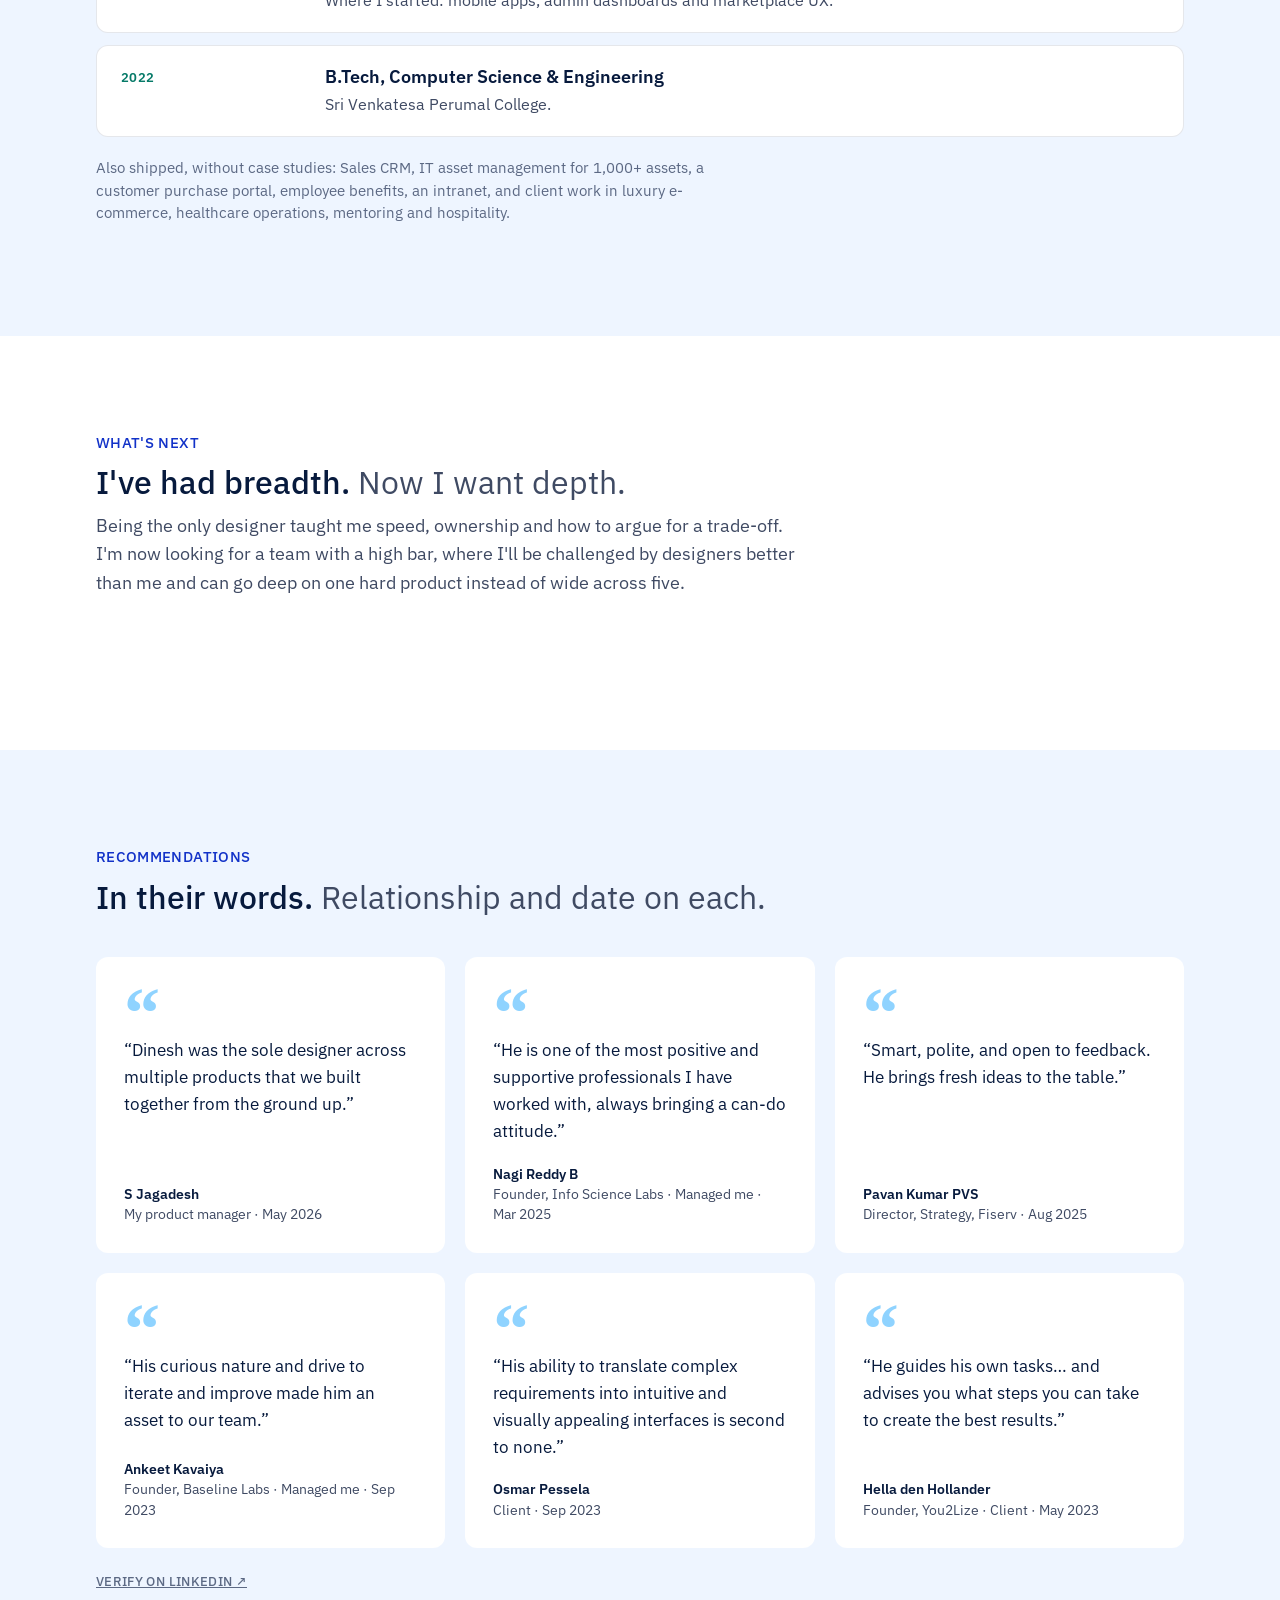
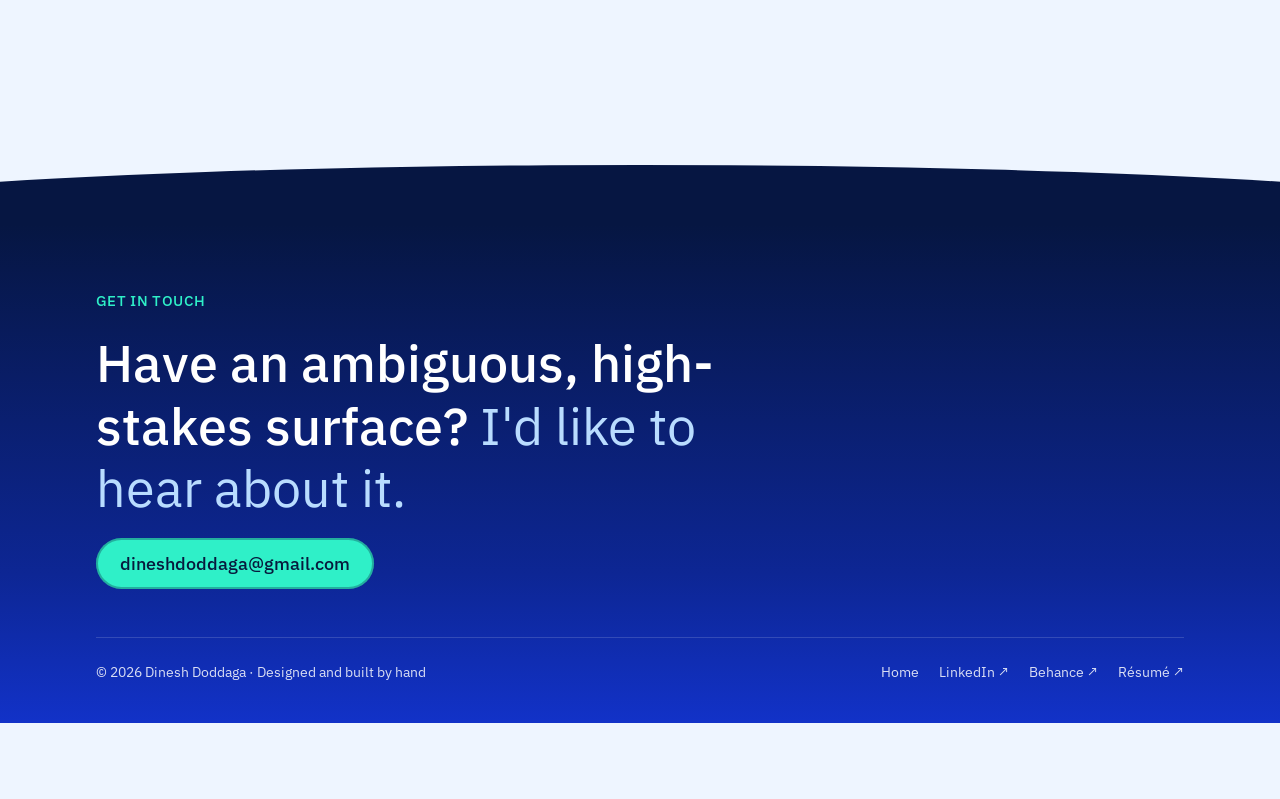
<file: about.html>
<!doctype html>
<html lang="en" data-brand="d">

<head>
  <meta charset="utf-8">
  <meta name="viewport" content="width=device-width, initial-scale=1, viewport-fit=cover">
  <title>About — Dinesh Doddaga</title>
  <meta name="description"
    content="Dinesh Doddaga — product designer in Bengaluru. Background, trajectory, and what I'm looking for next.">
  <script>document.documentElement.classList.add('js'); (function () { try { var q = new URLSearchParams(location.search).get('brand'), s = sessionStorage; if (q) { s.setItem('dd-brand', q); } var b = s.getItem('dd-brand'); if (b) document.documentElement.dataset.brand = b; } catch (e) { } })();</script>
  <link rel="preconnect" href="https://fonts.googleapis.com">
  <link rel="preconnect" href="https://fonts.gstatic.com" crossorigin>
  <link
    href="https://fonts.googleapis.com/css2?family=IBM+Plex+Sans:wght@400;500;600;700&family=IBM+Plex+Mono:wght@400;500&display=swap"
    rel="stylesheet">
  <link rel="stylesheet" href="assets/styles.css?v=33">
  <link rel="icon"
    href="data:image/svg+xml,%3Csvg%20xmlns%3D%22http%3A//www.w3.org/2000/svg%22%20viewBox%3D%220%200%2055%2061%22%3E%3Crect%20width%3D%2255%22%20height%3D%2261%22%20rx%3D%2213%22%20fill%3D%22%2308080a%22/%3E%3Cpath%20d%3D%22M35.9272%2030.0833C35.9272%2030.6302%2035.8751%2031.1667%2035.7709%2031.7031C35.6615%2032.2344%2035.5053%2032.7552%2035.297%2033.2552C35.0886%2033.7604%2034.8334%2034.2396%2034.5313%2034.6875C34.2293%2035.1406%2033.8855%2035.5625%2033.5001%2035.9479C33.1147%2036.3281%2032.698%2036.6719%2032.2449%2036.974C31.7918%2037.276%2031.3178%2037.5313%2030.8126%2037.7396C30.3126%2037.9479%2029.7917%2038.1094%2029.2605%2038.2135C28.724%2038.3177%2028.1876%2038.375%2027.6407%2038.375C27.099%2038.375%2026.5574%2038.3177%2026.0261%2038.2135C25.4897%2038.1094%2024.974%2037.9479%2024.4688%2037.7396C23.9688%2037.5313%2023.4897%2037.276%2023.0365%2036.974C22.5834%2036.6719%2022.1667%2036.3281%2021.7813%2035.9479C21.3959%2035.5625%2021.0522%2035.1406%2020.7501%2034.6875C20.448%2034.2396%2020.1928%2033.7604%2019.9845%2033.2552C19.7761%2032.7552%2019.6199%2032.2344%2019.5157%2031.7031C19.4063%2031.1667%2019.3542%2030.6302%2019.3542%2030.0833C19.3542%2029.5417%2019.4063%2029.0052%2019.5157%2028.4688C19.6199%2027.9375%2019.7761%2027.4167%2019.9845%2026.9167C20.1928%2026.4115%2020.448%2025.9323%2020.7501%2025.4844C21.0522%2025.0312%2021.3959%2024.6094%2021.7813%2024.224C22.1667%2023.8438%2022.5834%2023.5%2023.0365%2023.1979C23.4897%2022.8958%2023.9688%2022.6406%2024.4688%2022.4323C24.974%2022.224%2025.4897%2022.0625%2026.0261%2021.9583C26.5574%2021.8542%2027.099%2021.7969%2027.6407%2021.7969C28.1876%2021.7969%2028.724%2021.8542%2029.2605%2021.9583C29.7917%2022.0625%2030.3126%2022.224%2030.8126%2022.4323C31.3178%2022.6406%2031.7918%2022.8958%2032.2449%2023.1979C32.698%2023.5%2033.1147%2023.8438%2033.5001%2024.224C33.8855%2024.6094%2034.2293%2025.0312%2034.5313%2025.4844C34.8334%2025.9323%2035.0886%2026.4115%2035.297%2026.9167C35.5053%2027.4167%2035.6615%2027.9375%2035.7709%2028.4688C35.8751%2029.0052%2035.9272%2029.5417%2035.9272%2030.0833Z%22%20fill%3D%22%23f5f5f6%22/%3E%3Cpath%20d%3D%22M50.1301%2012.052L47.151%2010.3333V30.8124H47.1353C47.1093%2031.5051%2047.0468%2032.1926%2046.9478%2032.8801C46.8489%2033.5676%2046.7135%2034.2447%2046.5416%2034.9166C46.3697%2035.5885%2046.1614%2036.2447%2045.9166%2036.8958C45.677%2037.5468%2045.401%2038.1822%2045.0885%2038.802C44.7812%2039.4218%2044.4374%2040.0208%2044.0624%2040.6041C43.6874%2041.1874%2043.2864%2041.7499%2042.8489%2042.2916C42.4166%2042.828%2041.953%2043.3437%2041.4635%2043.8385C40.9791%2044.328%2040.4635%2044.7916%2039.927%2045.2291C39.3853%2045.6614%2038.828%2046.0676%2038.2447%2046.4478C37.6614%2046.8228%2037.0624%2047.1666%2036.4426%2047.4791C35.8228%2047.7916%2035.1926%2048.0728%2034.5416%2048.3176C33.8958%2048.5624%2033.2343%2048.7708%2032.5676%2048.9426C31.8958%2049.1197%2031.2187%2049.2603%2030.5312%2049.3593C29.8437%2049.4635%2029.1562%2049.5312%2028.4635%2049.5572C27.7708%2049.5885%2027.078%2049.578%2026.3905%2049.5312C25.6978%2049.4895%2025.0103%2049.4062%2024.328%2049.2916C23.6458%2049.1718%2022.9687%2049.0155%2022.302%2048.828C21.6353%2048.6353%2020.9843%2048.4114%2020.3385%2048.151C19.6978%2047.8905%2019.0728%2047.5989%2018.4583%2047.2708C17.8489%2046.9478%2017.2551%2046.5885%2016.6822%2046.1978C16.1093%2045.8072%2015.5572%2045.3905%2015.0312%2044.9374C14.5051%2044.4895%2013.9999%2044.0155%2013.5208%2043.5155C13.0468%2043.0103%2012.5937%2042.4843%2012.1718%2041.9374C11.7499%2041.3853%2011.3593%2040.8124%2010.9999%2040.2239C10.6405%2039.6301%2010.3124%2039.0208%2010.0155%2038.3958C9.71867%2037.7655%209.45825%2037.1249%209.22909%2036.4739C9.00513%2035.8176%208.81242%2035.151%208.65617%2034.4791C8.49992%2033.802%208.38013%2033.1197%208.29679%2032.4322C8.21346%2031.7447%208.16659%2031.0572%208.15617%2030.3645C8.14575%2029.6718%208.17179%2028.9791%208.23429%2028.2864C8.29679%2027.5989%208.39575%2026.9114%208.53638%2026.2343C8.67179%2025.552%208.84367%2024.8853%209.052%2024.2239C9.26034%2023.5624%209.49992%2022.9114%209.78117%2022.276C10.0572%2021.6458%2010.3645%2021.026%2010.7083%2020.4218C11.052%2019.8228%2011.427%2019.2395%2011.8333%2018.677C12.2343%2018.1145%2012.6718%2017.5728%2013.1353%2017.0572C13.5937%2016.5416%2014.0833%2016.052%2014.5989%2015.5885C15.1145%2015.1249%2015.651%2014.6874%2016.2135%2014.2812C16.776%2013.8749%2017.3541%2013.4999%2017.9583%2013.1562C18.5572%2012.8124%2019.177%2012.4999%2019.8124%2012.2239C20.4478%2011.9426%2021.0937%2011.6978%2021.7551%2011.4895C22.4166%2011.2812%2023.0833%2011.1041%2023.7655%2010.9687C24.4426%2010.828%2025.1249%2010.7291%2025.8176%2010.6614C26.5051%2010.5989%2027.1978%2010.5676%2027.8905%2010.578C28.5833%2010.5885%2029.276%2010.6301%2029.9635%2010.7135C30.651%2010.7968%2031.3333%2010.9166%2032.0103%2011.0676C32.6822%2011.2239%2033.3489%2011.4166%2034.0051%2011.6405C34.6614%2011.8645%2035.302%2012.1249%2035.927%2012.4218V3.85409L32.276%201.74471C31.5728%201.33846%2030.828%201.03117%2030.0416%200.822835C29.2551%200.609294%2028.453%200.505127%2027.6405%200.505127C26.828%200.505127%2026.026%200.609294%2025.2447%200.822835C24.4583%201.03117%2023.7135%201.33846%2023.0051%201.74471L5.15617%2012.052C4.44784%2012.4583%203.80721%2012.9478%203.23429%2013.526C2.66138%2014.0989%202.16659%2014.7395%201.76034%2015.4478C1.35409%2016.151%201.04679%2016.8958%200.833252%2017.6822C0.624919%2018.4687%200.520752%2019.2655%200.520752%2020.078V40.6926C0.520752%2041.5051%200.624919%2042.3072%200.833252%2043.0937C1.04679%2043.8801%201.35409%2044.6249%201.76034%2045.328C2.16659%2046.0312%202.66138%2046.6718%203.23429%2047.2499C3.80721%2047.8228%204.44784%2048.3124%205.15617%2048.7187L23.0051%2059.026C23.7135%2059.4322%2024.4583%2059.7447%2025.2447%2059.953C26.026%2060.1614%2026.828%2060.2708%2027.6405%2060.2708C28.453%2060.2708%2029.2551%2060.1614%2030.0416%2059.953C30.828%2059.7447%2031.5728%2059.4322%2032.276%2059.026L50.1301%2048.7187C50.8333%2048.3124%2051.4739%2047.8228%2052.0468%2047.2447C52.6249%2046.6718%2053.1145%2046.0312%2053.5208%2045.328C53.927%2044.6197%2054.2395%2043.8749%2054.4478%2043.0885C54.6562%2042.3072%2054.7655%2041.5051%2054.7655%2040.6926V20.078C54.7655%2019.2655%2054.6562%2018.4687%2054.4478%2017.6822C54.2395%2016.8958%2053.927%2016.151%2053.5208%2015.4478C53.1145%2014.7395%2052.6249%2014.0989%2052.0468%2013.526C51.4739%2012.9478%2050.8333%2012.4583%2050.1301%2012.052Z%22%20fill%3D%22%23f5f5f6%22/%3E%3C/svg%3E">
</head>

<body>
  <a class="skip" href="#main">Skip to content</a>
  <nav class="nav" aria-label="Primary">
    <div class="wrap nav-in">
      <a class="brand" href="index.html"><span class="brand-mark" aria-hidden="true"><svg class="logo-mark"
            viewBox="0 0 55 61" fill="none" xmlns="http://www.w3.org/2000/svg" aria-hidden="true">
            <path
              d="M35.9272 30.0833C35.9272 30.6302 35.8751 31.1667 35.7709 31.7031C35.6615 32.2344 35.5053 32.7552 35.297 33.2552C35.0886 33.7604 34.8334 34.2396 34.5313 34.6875C34.2293 35.1406 33.8855 35.5625 33.5001 35.9479C33.1147 36.3281 32.698 36.6719 32.2449 36.974C31.7918 37.276 31.3178 37.5313 30.8126 37.7396C30.3126 37.9479 29.7917 38.1094 29.2605 38.2135C28.724 38.3177 28.1876 38.375 27.6407 38.375C27.099 38.375 26.5574 38.3177 26.0261 38.2135C25.4897 38.1094 24.974 37.9479 24.4688 37.7396C23.9688 37.5313 23.4897 37.276 23.0365 36.974C22.5834 36.6719 22.1667 36.3281 21.7813 35.9479C21.3959 35.5625 21.0522 35.1406 20.7501 34.6875C20.448 34.2396 20.1928 33.7604 19.9845 33.2552C19.7761 32.7552 19.6199 32.2344 19.5157 31.7031C19.4063 31.1667 19.3542 30.6302 19.3542 30.0833C19.3542 29.5417 19.4063 29.0052 19.5157 28.4688C19.6199 27.9375 19.7761 27.4167 19.9845 26.9167C20.1928 26.4115 20.448 25.9323 20.7501 25.4844C21.0522 25.0312 21.3959 24.6094 21.7813 24.224C22.1667 23.8438 22.5834 23.5 23.0365 23.1979C23.4897 22.8958 23.9688 22.6406 24.4688 22.4323C24.974 22.224 25.4897 22.0625 26.0261 21.9583C26.5574 21.8542 27.099 21.7969 27.6407 21.7969C28.1876 21.7969 28.724 21.8542 29.2605 21.9583C29.7917 22.0625 30.3126 22.224 30.8126 22.4323C31.3178 22.6406 31.7918 22.8958 32.2449 23.1979C32.698 23.5 33.1147 23.8438 33.5001 24.224C33.8855 24.6094 34.2293 25.0312 34.5313 25.4844C34.8334 25.9323 35.0886 26.4115 35.297 26.9167C35.5053 27.4167 35.6615 27.9375 35.7709 28.4688C35.8751 29.0052 35.9272 29.5417 35.9272 30.0833Z"
              fill="currentColor" />
            <path
              d="M50.1301 12.052L47.151 10.3333V30.8124H47.1353C47.1093 31.5051 47.0468 32.1926 46.9478 32.8801C46.8489 33.5676 46.7135 34.2447 46.5416 34.9166C46.3697 35.5885 46.1614 36.2447 45.9166 36.8958C45.677 37.5468 45.401 38.1822 45.0885 38.802C44.7812 39.4218 44.4374 40.0208 44.0624 40.6041C43.6874 41.1874 43.2864 41.7499 42.8489 42.2916C42.4166 42.828 41.953 43.3437 41.4635 43.8385C40.9791 44.328 40.4635 44.7916 39.927 45.2291C39.3853 45.6614 38.828 46.0676 38.2447 46.4478C37.6614 46.8228 37.0624 47.1666 36.4426 47.4791C35.8228 47.7916 35.1926 48.0728 34.5416 48.3176C33.8958 48.5624 33.2343 48.7708 32.5676 48.9426C31.8958 49.1197 31.2187 49.2603 30.5312 49.3593C29.8437 49.4635 29.1562 49.5312 28.4635 49.5572C27.7708 49.5885 27.078 49.578 26.3905 49.5312C25.6978 49.4895 25.0103 49.4062 24.328 49.2916C23.6458 49.1718 22.9687 49.0155 22.302 48.828C21.6353 48.6353 20.9843 48.4114 20.3385 48.151C19.6978 47.8905 19.0728 47.5989 18.4583 47.2708C17.8489 46.9478 17.2551 46.5885 16.6822 46.1978C16.1093 45.8072 15.5572 45.3905 15.0312 44.9374C14.5051 44.4895 13.9999 44.0155 13.5208 43.5155C13.0468 43.0103 12.5937 42.4843 12.1718 41.9374C11.7499 41.3853 11.3593 40.8124 10.9999 40.2239C10.6405 39.6301 10.3124 39.0208 10.0155 38.3958C9.71867 37.7655 9.45825 37.1249 9.22909 36.4739C9.00513 35.8176 8.81242 35.151 8.65617 34.4791C8.49992 33.802 8.38013 33.1197 8.29679 32.4322C8.21346 31.7447 8.16659 31.0572 8.15617 30.3645C8.14575 29.6718 8.17179 28.9791 8.23429 28.2864C8.29679 27.5989 8.39575 26.9114 8.53638 26.2343C8.67179 25.552 8.84367 24.8853 9.052 24.2239C9.26034 23.5624 9.49992 22.9114 9.78117 22.276C10.0572 21.6458 10.3645 21.026 10.7083 20.4218C11.052 19.8228 11.427 19.2395 11.8333 18.677C12.2343 18.1145 12.6718 17.5728 13.1353 17.0572C13.5937 16.5416 14.0833 16.052 14.5989 15.5885C15.1145 15.1249 15.651 14.6874 16.2135 14.2812C16.776 13.8749 17.3541 13.4999 17.9583 13.1562C18.5572 12.8124 19.177 12.4999 19.8124 12.2239C20.4478 11.9426 21.0937 11.6978 21.7551 11.4895C22.4166 11.2812 23.0833 11.1041 23.7655 10.9687C24.4426 10.828 25.1249 10.7291 25.8176 10.6614C26.5051 10.5989 27.1978 10.5676 27.8905 10.578C28.5833 10.5885 29.276 10.6301 29.9635 10.7135C30.651 10.7968 31.3333 10.9166 32.0103 11.0676C32.6822 11.2239 33.3489 11.4166 34.0051 11.6405C34.6614 11.8645 35.302 12.1249 35.927 12.4218V3.85409L32.276 1.74471C31.5728 1.33846 30.828 1.03117 30.0416 0.822835C29.2551 0.609294 28.453 0.505127 27.6405 0.505127C26.828 0.505127 26.026 0.609294 25.2447 0.822835C24.4583 1.03117 23.7135 1.33846 23.0051 1.74471L5.15617 12.052C4.44784 12.4583 3.80721 12.9478 3.23429 13.526C2.66138 14.0989 2.16659 14.7395 1.76034 15.4478C1.35409 16.151 1.04679 16.8958 0.833252 17.6822C0.624919 18.4687 0.520752 19.2655 0.520752 20.078V40.6926C0.520752 41.5051 0.624919 42.3072 0.833252 43.0937C1.04679 43.8801 1.35409 44.6249 1.76034 45.328C2.16659 46.0312 2.66138 46.6718 3.23429 47.2499C3.80721 47.8228 4.44784 48.3124 5.15617 48.7187L23.0051 59.026C23.7135 59.4322 24.4583 59.7447 25.2447 59.953C26.026 60.1614 26.828 60.2708 27.6405 60.2708C28.453 60.2708 29.2551 60.1614 30.0416 59.953C30.828 59.7447 31.5728 59.4322 32.276 59.026L50.1301 48.7187C50.8333 48.3124 51.4739 47.8228 52.0468 47.2447C52.6249 46.6718 53.1145 46.0312 53.5208 45.328C53.927 44.6197 54.2395 43.8749 54.4478 43.0885C54.6562 42.3072 54.7655 41.5051 54.7655 40.6926V20.078C54.7655 19.2655 54.6562 18.4687 54.4478 17.6822C54.2395 16.8958 53.927 16.151 53.5208 15.4478C53.1145 14.7395 52.6249 14.0989 52.0468 13.526C51.4739 12.9478 50.8333 12.4583 50.1301 12.052Z"
              fill="currentColor" />
          </svg></span>Dinesh Doddaga</a>
      <div class="nav-links"><a href="index.html#work">Work</a><a href="index.html#decisions">Decisions</a><a
          href="/about" aria-current="page" class="keep">About</a><a class="cta" href="contact">Get in
          touch</a>
      </div>
    </div>
  </nav>

  <main id="main">
    <header class="hero hero-bold">
      <div class="wrap hero-grid" style="align-items:start">
        <div>
          <span class="eyebrow mono">About</span>
          <h1 class="display" style="margin:20px 0 28px;font-size:clamp(40px,5vw,72px)">Often the only designer, <span
              class="serif">so I learned to own the whole decision.</span></h1>
          <div class="prose">
            <p class="lede">I'm Dinesh, a product designer in Bengaluru. I studied computer science and still write
              code, which is why the demos on this site are working software and not screenshots.</p>
            <p>On most of my products I was the only designer. That taught me to own more than the interface. I ran
              discovery, wrote requirements, sequenced releases, argued about scope with engineering, and shipped
              front-end code. It also taught me a habit I value most: <strong>mapping the rules of a system before
                drawing any of its screens.</strong></p>
            <p>The work I'm drawn to has real stakes: device security, money, compliance, and AI that acts on people's
              behalf. In these products the interface decides whether people trust the system enough to let it do its
              job.</p>
          </div>
        </div>
        <div class="portrait rv"><img src="assets/dinesh.jpg" srcset="assets/dinesh@1x.jpg 440w, assets/dinesh.jpg 880w"
            sizes="(min-width:1040px) 420px, 100vw" alt="Dinesh Doddaga at his desk" width="880" height="1100"></div>
      </div>
    </header>

    <section class="sec arc arc-page about-after">
      <div class="wrap">
        <div class="sec-head"><span class="eyebrow mono">Trajectory</span>
          <h2 class="h2">The scope I was given <span class="serif">grew faster than my years.</span></h2>
        </div>
        <ul class="tl">
          <li><span class="when">Dec 2024 — Now</span>
            <div>
              <h4>Product Designer &amp; acting PM · Brilyant IT Solutions</h4>
              <p>Sole designer across a five-product enterprise suite: HR, device management, IT service, QA automation
                and CRM. I write requirements, design end to end and ship production UI. I built the design system the
                other product teams now use.</p>
            </div>
          </li>
          <li><span class="when">Aug 2023 — Nov 2024</span>
            <div>
              <h4>Product Designer · Sendcrux Labs</h4>
              <p>Owned design across web, dashboard and mobile for two live email-infrastructure products, and took
                WarmupIP from concept to production.</p>
            </div>
          </li>
          <li><span class="when">Apr 2023 — Jul 2023</span>
            <div>
              <h4>Contract Product Designer · Independent</h4>
              <p>Took procurement, marketplace and hospitality projects from brief to production handoff on my own. This
                is where I learned to scope ruthlessly.</p>
            </div>
          </li>
          <li><span class="when">Dec 2022 — Mar 2023</span>
            <div>
              <h4>UI/UX Designer · VictaMan Services, Aureum Network</h4>
              <p>Where I started: mobile apps, admin dashboards and marketplace UX.</p>
            </div>
          </li>
          <li><span class="when">2022</span>
            <div>
              <h4>B.Tech, Computer Science &amp; Engineering</h4>
              <p>Sri Venkatesa Perumal College.</p>
            </div>
          </li>
        </ul>
        <p class="muted" style="font-size:15px;margin-top:20px;max-width:70ch">Also shipped, without case studies: Sales
          CRM, IT asset management for 1,000+ assets, a customer purchase portal, employee benefits, an intranet, and
          client work in luxury e-commerce, healthcare operations, mentoring and hospitality.</p>
      </div>
    </section>

    <section class="sec" style="background:var(--paper-2)">
      <div class="wrap">
        <div class="sec-head"><span class="eyebrow mono">What's next</span>
          <div>
            <h2 class="h2">I've had breadth. <span class="serif">Now I want depth.</span></h2>
            <p class="lede" style="margin-top:16px">Being the only designer taught me speed, ownership and how to argue
              for a trade-off. I'm now looking for a team with a high bar, where I'll be challenged by designers better
              than me and can go deep on one hard product instead of wide across five.</p>
          </div>
        </div>
      </div>
    </section>

    <section class="sec">
      <div class="wrap">
        <div class="sec-head"><span class="eyebrow mono">Recommendations</span>
          <h2 class="h2">In their words. <span class="serif">Relationship and date on each.</span></h2>
        </div>
        <div class="quotes">
          <figure class="quote">
            <blockquote>“Dinesh was the sole designer across multiple products that we built together from the ground
              up.”</blockquote>
            <figcaption><strong>S Jagadesh</strong>My product manager · May 2026</figcaption>
          </figure>
          <figure class="quote">
            <blockquote>“He is one of the most positive and supportive professionals I have worked with, always bringing
              a can-do attitude.”</blockquote>
            <figcaption><strong>Nagi Reddy B</strong>Founder, Info Science Labs · Managed me · Mar 2025</figcaption>
          </figure>
          <figure class="quote">
            <blockquote>“Smart, polite, and open to feedback. He brings fresh ideas to the table.”</blockquote>
            <figcaption><strong>Pavan Kumar PVS</strong>Director, Strategy, Fiserv · Aug 2025</figcaption>
          </figure>
          <figure class="quote">
            <blockquote>“His curious nature and drive to iterate and improve made him an asset to our team.”
            </blockquote>
            <figcaption><strong>Ankeet Kavaiya</strong>Founder, Baseline Labs · Managed me · Sep 2023</figcaption>
          </figure>
          <figure class="quote">
            <blockquote>“His ability to translate complex requirements into intuitive and visually appealing interfaces
              is second to none.”</blockquote>
            <figcaption><strong>Osmar Pessela</strong>Client · Sep 2023</figcaption>
          </figure>
          <figure class="quote">
            <blockquote>“He guides his own tasks… and advises you what steps you can take to create the best results.”
            </blockquote>
            <figcaption><strong>Hella den Hollander</strong>Founder, You2Lize · Client · May 2023</figcaption>
          </figure>
        </div>
        <p style="margin-top:20px"><a class="mono muted" href="https://www.linkedin.com/in/dinesh-doddaga-579a3a19a/"
            target="_blank" rel="noopener">Verify on LinkedIn ↗</a></p>
      </div>
    </section>
  </main>

  <footer class="contact" id="contact">
    <div class="wrap">
      <span class="eyebrow mono">Get in touch</span>
      <h2 class="display" style="margin-top:20px">Have an ambiguous, high-stakes surface? <span class="serif">I'd like
          to hear about it.</span></h2>
      <a class="contact-mail" href="mailto:dineshdoddaga@gmail.com">dineshdoddaga@gmail.com</a>
      <div class="foot"><span>© 2026 Dinesh Doddaga · Designed and built by hand</span>
        <nav aria-label="Footer"><a href="index.html">Home</a><a
            href="https://www.linkedin.com/in/dinesh-doddaga-579a3a19a/" target="_blank" rel="noopener">LinkedIn ↗</a><a
            href="https://www.behance.net/dineshdoddaga" target="_blank" rel="noopener">Behance ↗</a><a
            href="https://drive.google.com/file/d/1SwlCIj8xUU9p1UfvICVA8wsCw5PXuMBz/view?usp=sharing" target="_blank"
            rel="noopener">Résumé ↗</a></nav>
      </div>
    </div>
  </footer>
  <div class="actionbar" role="complementary" aria-label="contact">
    <div class="wrap">
      <div><strong>Dinesh Doddaga · Product Designer</strong><span>Open to senior product design roles · Bengaluru ·
          Remote-friendly</span></div>
      <a class="btn primary" href="contact">Get in touch</a>
    </div>
  </div>
  <script src="assets/app.js?v=33"></script>
</body>

</html>
</file>
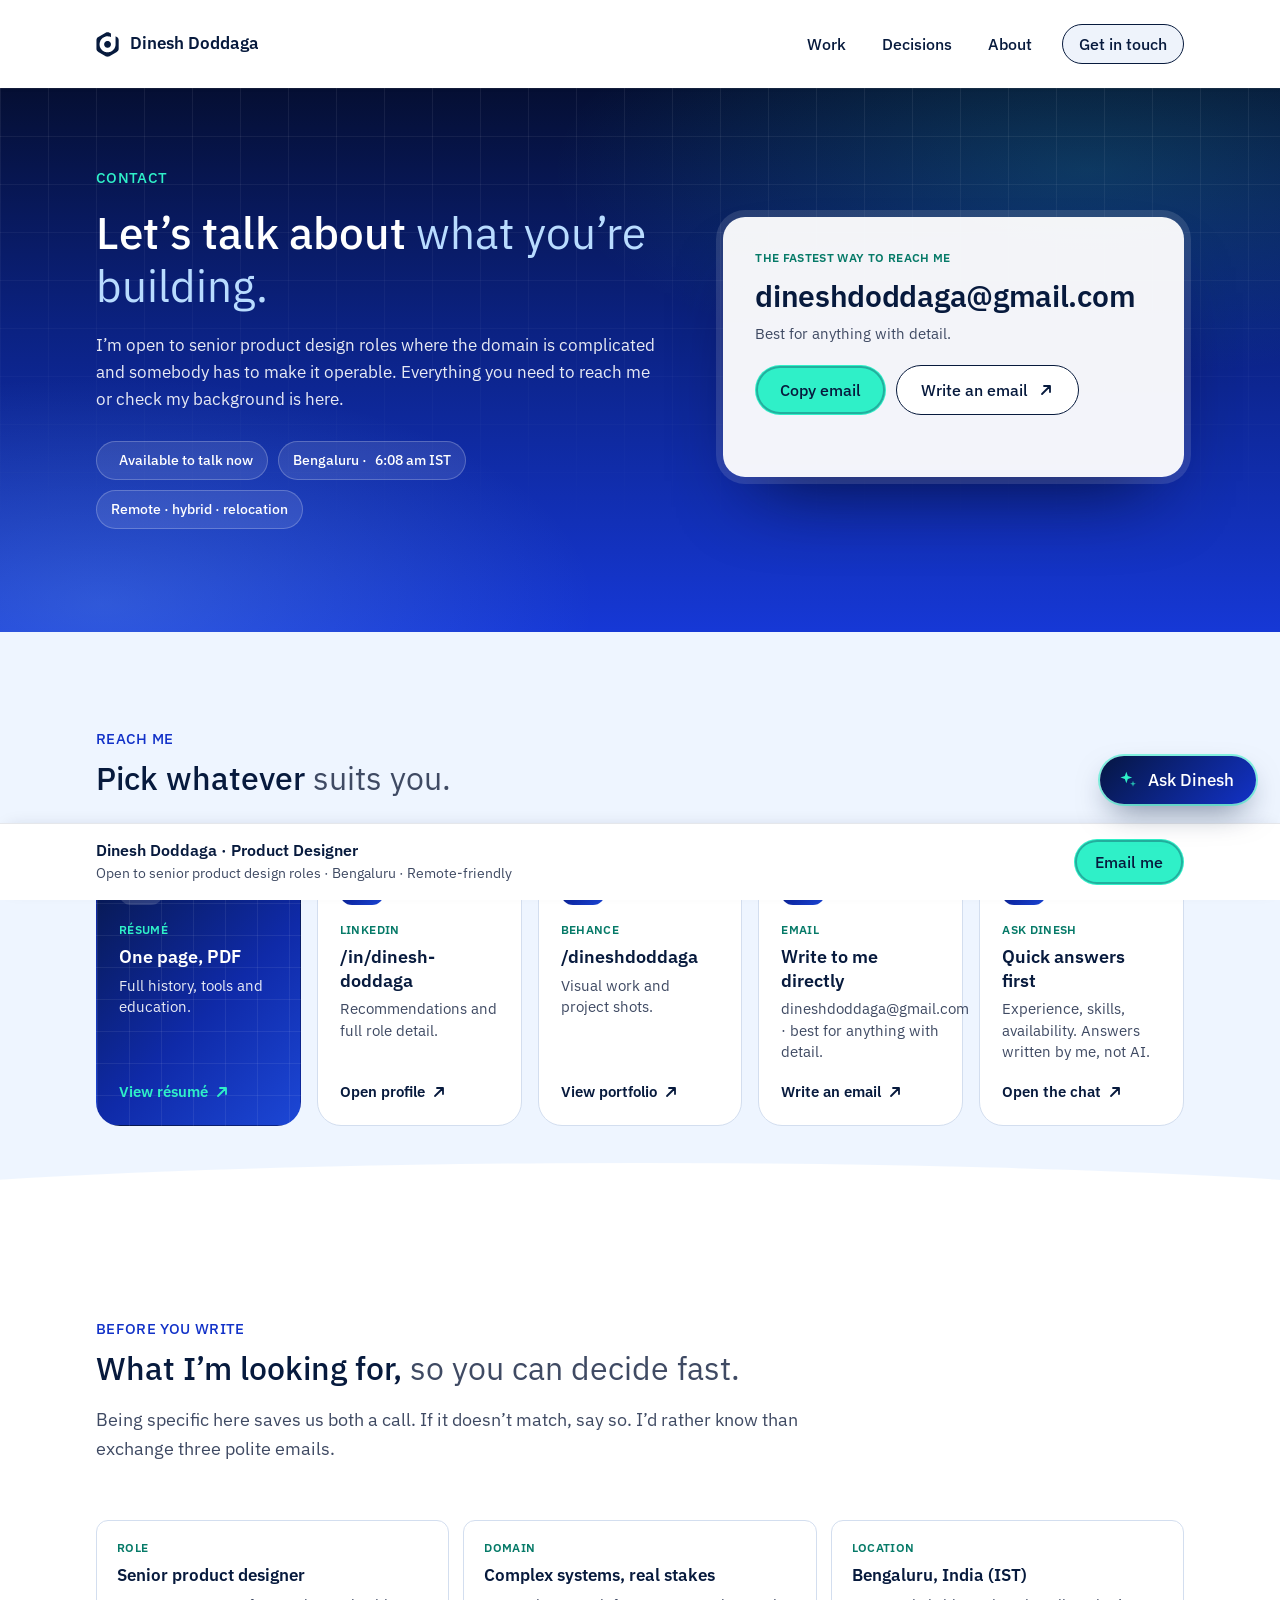
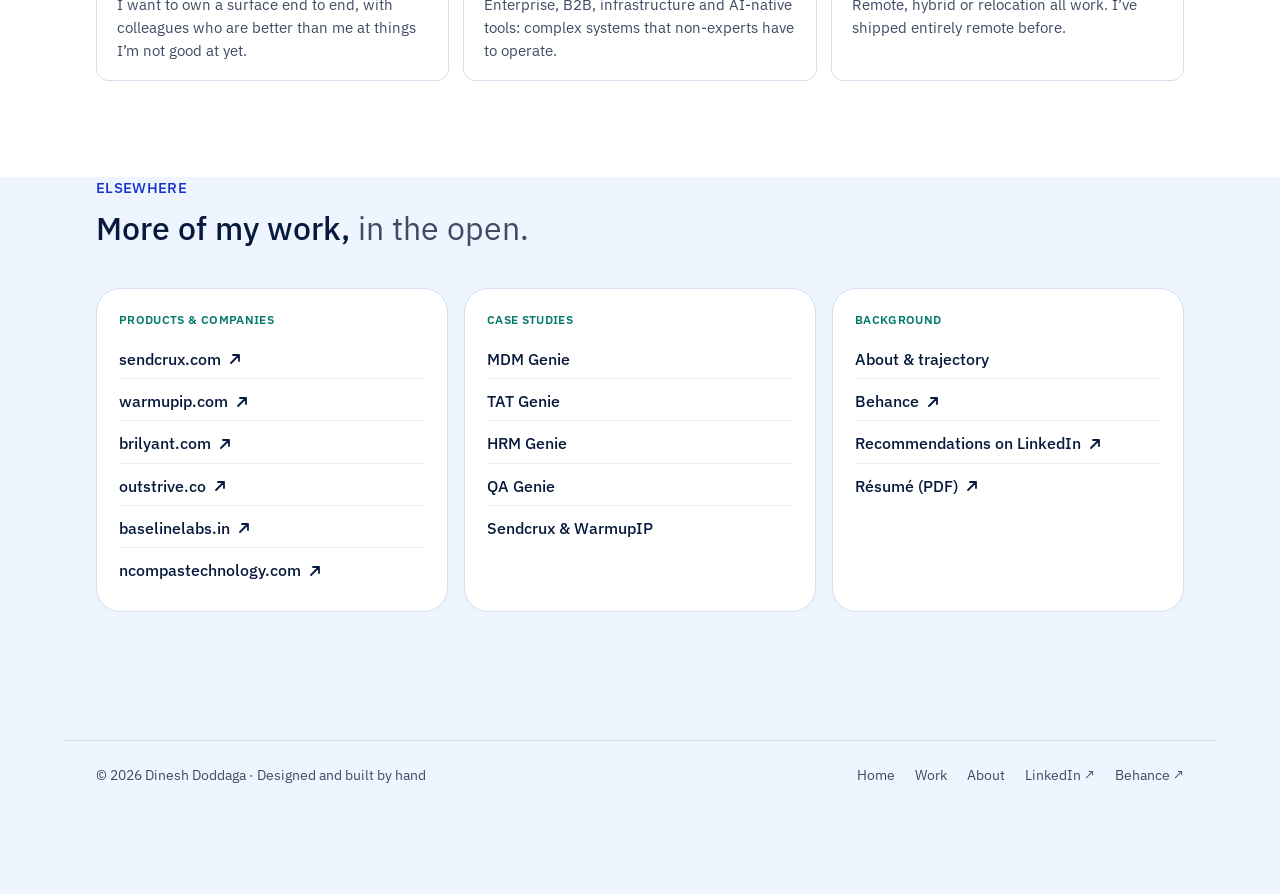
<file: contact.html>
<!doctype html>
<html lang="en" data-brand="d">

<head>
  <meta charset="utf-8">
  <meta name="viewport" content="width=device-width, initial-scale=1, viewport-fit=cover">
  <title>Contact — Dinesh Doddaga</title>
  <meta name="description"
    content="Get in touch with Dinesh Doddaga, product designer in Bengaluru: email, résumé, LinkedIn and what I’m looking for next.">
  <script>document.documentElement.classList.add('js'); (function () { try { var q = new URLSearchParams(location.search).get('brand'), s = sessionStorage; if (q) { s.setItem('dd-brand', q); } var b = s.getItem('dd-brand'); if (b) document.documentElement.dataset.brand = b; } catch (e) { } })();</script>
  <link rel="preconnect" href="https://fonts.googleapis.com">
  <link rel="preconnect" href="https://fonts.gstatic.com" crossorigin>
  <link
    href="https://fonts.googleapis.com/css2?family=IBM+Plex+Sans:wght@400;500;600;700&family=IBM+Plex+Mono:wght@400;500&display=swap"
    rel="stylesheet">
  <link rel="stylesheet" href="assets/styles.css?v=33">
  <link rel="icon"
    href="data:image/svg+xml,%3Csvg%20xmlns%3D%22http%3A//www.w3.org/2000/svg%22%20viewBox%3D%220%200%2055%2061%22%3E%3Crect%20width%3D%2255%22%20height%3D%2261%22%20rx%3D%2213%22%20fill%3D%22%2308080a%22/%3E%3Cpath%20d%3D%22M35.9272%2030.0833C35.9272%2030.6302%2035.8751%2031.1667%2035.7709%2031.7031C35.6615%2032.2344%2035.5053%2032.7552%2035.297%2033.2552C35.0886%2033.7604%2034.8334%2034.2396%2034.5313%2034.6875C34.2293%2035.1406%2033.8855%2035.5625%2033.5001%2035.9479C33.1147%2036.3281%2032.698%2036.6719%2032.2449%2036.974C31.7918%2037.276%2031.3178%2037.5313%2030.8126%2037.7396C30.3126%2037.9479%2029.7917%2038.1094%2029.2605%2038.2135C28.724%2038.3177%2028.1876%2038.375%2027.6407%2038.375C27.099%2038.375%2026.5574%2038.3177%2026.0261%2038.2135C25.4897%2038.1094%2024.974%2037.9479%2024.4688%2037.7396C23.9688%2037.5313%2023.4897%2037.276%2023.0365%2036.974C22.5834%2036.6719%2022.1667%2036.3281%2021.7813%2035.9479C21.3959%2035.5625%2021.0522%2035.1406%2020.7501%2034.6875C20.448%2034.2396%2020.1928%2033.7604%2019.9845%2033.2552C19.7761%2032.7552%2019.6199%2032.2344%2019.5157%2031.7031C19.4063%2031.1667%2019.3542%2030.6302%2019.3542%2030.0833C19.3542%2029.5417%2019.4063%2029.0052%2019.5157%2028.4688C19.6199%2027.9375%2019.7761%2027.4167%2019.9845%2026.9167C20.1928%2026.4115%2020.448%2025.9323%2020.7501%2025.4844C21.0522%2025.0312%2021.3959%2024.6094%2021.7813%2024.224C22.1667%2023.8438%2022.5834%2023.5%2023.0365%2023.1979C23.4897%2022.8958%2023.9688%2022.6406%2024.4688%2022.4323C24.974%2022.224%2025.4897%2022.0625%2026.0261%2021.9583C26.5574%2021.8542%2027.099%2021.7969%2027.6407%2021.7969C28.1876%2021.7969%2028.724%2021.8542%2029.2605%2021.9583C29.7917%2022.0625%2030.3126%2022.224%2030.8126%2022.4323C31.3178%2022.6406%2031.7918%2022.8958%2032.2449%2023.1979C32.698%2023.5%2033.1147%2023.8438%2033.5001%2024.224C33.8855%2024.6094%2034.2293%2025.0312%2034.5313%2025.4844C34.8334%2025.9323%2035.0886%2026.4115%2035.297%2026.9167C35.5053%2027.4167%2035.6615%2027.9375%2035.7709%2028.4688C35.8751%2029.0052%2035.9272%2029.5417%2035.9272%2030.0833Z%22%20fill%3D%22%23f5f5f6%22/%3E%3Cpath%20d%3D%22M50.1301%2012.052L47.151%2010.3333V30.8124H47.1353C47.1093%2031.5051%2047.0468%2032.1926%2046.9478%2032.8801C46.8489%2033.5676%2046.7135%2034.2447%2046.5416%2034.9166C46.3697%2035.5885%2046.1614%2036.2447%2045.9166%2036.8958C45.677%2037.5468%2045.401%2038.1822%2045.0885%2038.802C44.7812%2039.4218%2044.4374%2040.0208%2044.0624%2040.6041C43.6874%2041.1874%2043.2864%2041.7499%2042.8489%2042.2916C42.4166%2042.828%2041.953%2043.3437%2041.4635%2043.8385C40.9791%2044.328%2040.4635%2044.7916%2039.927%2045.2291C39.3853%2045.6614%2038.828%2046.0676%2038.2447%2046.4478C37.6614%2046.8228%2037.0624%2047.1666%2036.4426%2047.4791C35.8228%2047.7916%2035.1926%2048.0728%2034.5416%2048.3176C33.8958%2048.5624%2033.2343%2048.7708%2032.5676%2048.9426C31.8958%2049.1197%2031.2187%2049.2603%2030.5312%2049.3593C29.8437%2049.4635%2029.1562%2049.5312%2028.4635%2049.5572C27.7708%2049.5885%2027.078%2049.578%2026.3905%2049.5312C25.6978%2049.4895%2025.0103%2049.4062%2024.328%2049.2916C23.6458%2049.1718%2022.9687%2049.0155%2022.302%2048.828C21.6353%2048.6353%2020.9843%2048.4114%2020.3385%2048.151C19.6978%2047.8905%2019.0728%2047.5989%2018.4583%2047.2708C17.8489%2046.9478%2017.2551%2046.5885%2016.6822%2046.1978C16.1093%2045.8072%2015.5572%2045.3905%2015.0312%2044.9374C14.5051%2044.4895%2013.9999%2044.0155%2013.5208%2043.5155C13.0468%2043.0103%2012.5937%2042.4843%2012.1718%2041.9374C11.7499%2041.3853%2011.3593%2040.8124%2010.9999%2040.2239C10.6405%2039.6301%2010.3124%2039.0208%2010.0155%2038.3958C9.71867%2037.7655%209.45825%2037.1249%209.22909%2036.4739C9.00513%2035.8176%208.81242%2035.151%208.65617%2034.4791C8.49992%2033.802%208.38013%2033.1197%208.29679%2032.4322C8.21346%2031.7447%208.16659%2031.0572%208.15617%2030.3645C8.14575%2029.6718%208.17179%2028.9791%208.23429%2028.2864C8.29679%2027.5989%208.39575%2026.9114%208.53638%2026.2343C8.67179%2025.552%208.84367%2024.8853%209.052%2024.2239C9.26034%2023.5624%209.49992%2022.9114%209.78117%2022.276C10.0572%2021.6458%2010.3645%2021.026%2010.7083%2020.4218C11.052%2019.8228%2011.427%2019.2395%2011.8333%2018.677C12.2343%2018.1145%2012.6718%2017.5728%2013.1353%2017.0572C13.5937%2016.5416%2014.0833%2016.052%2014.5989%2015.5885C15.1145%2015.1249%2015.651%2014.6874%2016.2135%2014.2812C16.776%2013.8749%2017.3541%2013.4999%2017.9583%2013.1562C18.5572%2012.8124%2019.177%2012.4999%2019.8124%2012.2239C20.4478%2011.9426%2021.0937%2011.6978%2021.7551%2011.4895C22.4166%2011.2812%2023.0833%2011.1041%2023.7655%2010.9687C24.4426%2010.828%2025.1249%2010.7291%2025.8176%2010.6614C26.5051%2010.5989%2027.1978%2010.5676%2027.8905%2010.578C28.5833%2010.5885%2029.276%2010.6301%2029.9635%2010.7135C30.651%2010.7968%2031.3333%2010.9166%2032.0103%2011.0676C32.6822%2011.2239%2033.3489%2011.4166%2034.0051%2011.6405C34.6614%2011.8645%2035.302%2012.1249%2035.927%2012.4218V3.85409L32.276%201.74471C31.5728%201.33846%2030.828%201.03117%2030.0416%200.822835C29.2551%200.609294%2028.453%200.505127%2027.6405%200.505127C26.828%200.505127%2026.026%200.609294%2025.2447%200.822835C24.4583%201.03117%2023.7135%201.33846%2023.0051%201.74471L5.15617%2012.052C4.44784%2012.4583%203.80721%2012.9478%203.23429%2013.526C2.66138%2014.0989%202.16659%2014.7395%201.76034%2015.4478C1.35409%2016.151%201.04679%2016.8958%200.833252%2017.6822C0.624919%2018.4687%200.520752%2019.2655%200.520752%2020.078V40.6926C0.520752%2041.5051%200.624919%2042.3072%200.833252%2043.0937C1.04679%2043.8801%201.35409%2044.6249%201.76034%2045.328C2.16659%2046.0312%202.66138%2046.6718%203.23429%2047.2499C3.80721%2047.8228%204.44784%2048.3124%205.15617%2048.7187L23.0051%2059.026C23.7135%2059.4322%2024.4583%2059.7447%2025.2447%2059.953C26.026%2060.1614%2026.828%2060.2708%2027.6405%2060.2708C28.453%2060.2708%2029.2551%2060.1614%2030.0416%2059.953C30.828%2059.7447%2031.5728%2059.4322%2032.276%2059.026L50.1301%2048.7187C50.8333%2048.3124%2051.4739%2047.8228%2052.0468%2047.2447C52.6249%2046.6718%2053.1145%2046.0312%2053.5208%2045.328C53.927%2044.6197%2054.2395%2043.8749%2054.4478%2043.0885C54.6562%2042.3072%2054.7655%2041.5051%2054.7655%2040.6926V20.078C54.7655%2019.2655%2054.6562%2018.4687%2054.4478%2017.6822C54.2395%2016.8958%2053.927%2016.151%2053.5208%2015.4478C53.1145%2014.7395%2052.6249%2014.0989%2052.0468%2013.526C51.4739%2012.9478%2050.8333%2012.4583%2050.1301%2012.052Z%22%20fill%3D%22%23f5f5f6%22/%3E%3C/svg%3E">
</head>

<body>
  <a class="skip" href="#main">Skip to content</a>
  <nav class="nav" aria-label="Primary">
    <div class="wrap nav-in">
      <a class="brand" href="index.html"><span class="brand-mark" aria-hidden="true"><svg class="logo-mark"
            viewBox="0 0 55 61" fill="none" xmlns="http://www.w3.org/2000/svg" aria-hidden="true">
            <path
              d="M35.9272 30.0833C35.9272 30.6302 35.8751 31.1667 35.7709 31.7031C35.6615 32.2344 35.5053 32.7552 35.297 33.2552C35.0886 33.7604 34.8334 34.2396 34.5313 34.6875C34.2293 35.1406 33.8855 35.5625 33.5001 35.9479C33.1147 36.3281 32.698 36.6719 32.2449 36.974C31.7918 37.276 31.3178 37.5313 30.8126 37.7396C30.3126 37.9479 29.7917 38.1094 29.2605 38.2135C28.724 38.3177 28.1876 38.375 27.6407 38.375C27.099 38.375 26.5574 38.3177 26.0261 38.2135C25.4897 38.1094 24.974 37.9479 24.4688 37.7396C23.9688 37.5313 23.4897 37.276 23.0365 36.974C22.5834 36.6719 22.1667 36.3281 21.7813 35.9479C21.3959 35.5625 21.0522 35.1406 20.7501 34.6875C20.448 34.2396 20.1928 33.7604 19.9845 33.2552C19.7761 32.7552 19.6199 32.2344 19.5157 31.7031C19.4063 31.1667 19.3542 30.6302 19.3542 30.0833C19.3542 29.5417 19.4063 29.0052 19.5157 28.4688C19.6199 27.9375 19.7761 27.4167 19.9845 26.9167C20.1928 26.4115 20.448 25.9323 20.7501 25.4844C21.0522 25.0312 21.3959 24.6094 21.7813 24.224C22.1667 23.8438 22.5834 23.5 23.0365 23.1979C23.4897 22.8958 23.9688 22.6406 24.4688 22.4323C24.974 22.224 25.4897 22.0625 26.0261 21.9583C26.5574 21.8542 27.099 21.7969 27.6407 21.7969C28.1876 21.7969 28.724 21.8542 29.2605 21.9583C29.7917 22.0625 30.3126 22.224 30.8126 22.4323C31.3178 22.6406 31.7918 22.8958 32.2449 23.1979C32.698 23.5 33.1147 23.8438 33.5001 24.224C33.8855 24.6094 34.2293 25.0312 34.5313 25.4844C34.8334 25.9323 35.0886 26.4115 35.297 26.9167C35.5053 27.4167 35.6615 27.9375 35.7709 28.4688C35.8751 29.0052 35.9272 29.5417 35.9272 30.0833Z"
              fill="currentColor" />
            <path
              d="M50.1301 12.052L47.151 10.3333V30.8124H47.1353C47.1093 31.5051 47.0468 32.1926 46.9478 32.8801C46.8489 33.5676 46.7135 34.2447 46.5416 34.9166C46.3697 35.5885 46.1614 36.2447 45.9166 36.8958C45.677 37.5468 45.401 38.1822 45.0885 38.802C44.7812 39.4218 44.4374 40.0208 44.0624 40.6041C43.6874 41.1874 43.2864 41.7499 42.8489 42.2916C42.4166 42.828 41.953 43.3437 41.4635 43.8385C40.9791 44.328 40.4635 44.7916 39.927 45.2291C39.3853 45.6614 38.828 46.0676 38.2447 46.4478C37.6614 46.8228 37.0624 47.1666 36.4426 47.4791C35.8228 47.7916 35.1926 48.0728 34.5416 48.3176C33.8958 48.5624 33.2343 48.7708 32.5676 48.9426C31.8958 49.1197 31.2187 49.2603 30.5312 49.3593C29.8437 49.4635 29.1562 49.5312 28.4635 49.5572C27.7708 49.5885 27.078 49.578 26.3905 49.5312C25.6978 49.4895 25.0103 49.4062 24.328 49.2916C23.6458 49.1718 22.9687 49.0155 22.302 48.828C21.6353 48.6353 20.9843 48.4114 20.3385 48.151C19.6978 47.8905 19.0728 47.5989 18.4583 47.2708C17.8489 46.9478 17.2551 46.5885 16.6822 46.1978C16.1093 45.8072 15.5572 45.3905 15.0312 44.9374C14.5051 44.4895 13.9999 44.0155 13.5208 43.5155C13.0468 43.0103 12.5937 42.4843 12.1718 41.9374C11.7499 41.3853 11.3593 40.8124 10.9999 40.2239C10.6405 39.6301 10.3124 39.0208 10.0155 38.3958C9.71867 37.7655 9.45825 37.1249 9.22909 36.4739C9.00513 35.8176 8.81242 35.151 8.65617 34.4791C8.49992 33.802 8.38013 33.1197 8.29679 32.4322C8.21346 31.7447 8.16659 31.0572 8.15617 30.3645C8.14575 29.6718 8.17179 28.9791 8.23429 28.2864C8.29679 27.5989 8.39575 26.9114 8.53638 26.2343C8.67179 25.552 8.84367 24.8853 9.052 24.2239C9.26034 23.5624 9.49992 22.9114 9.78117 22.276C10.0572 21.6458 10.3645 21.026 10.7083 20.4218C11.052 19.8228 11.427 19.2395 11.8333 18.677C12.2343 18.1145 12.6718 17.5728 13.1353 17.0572C13.5937 16.5416 14.0833 16.052 14.5989 15.5885C15.1145 15.1249 15.651 14.6874 16.2135 14.2812C16.776 13.8749 17.3541 13.4999 17.9583 13.1562C18.5572 12.8124 19.177 12.4999 19.8124 12.2239C20.4478 11.9426 21.0937 11.6978 21.7551 11.4895C22.4166 11.2812 23.0833 11.1041 23.7655 10.9687C24.4426 10.828 25.1249 10.7291 25.8176 10.6614C26.5051 10.5989 27.1978 10.5676 27.8905 10.578C28.5833 10.5885 29.276 10.6301 29.9635 10.7135C30.651 10.7968 31.3333 10.9166 32.0103 11.0676C32.6822 11.2239 33.3489 11.4166 34.0051 11.6405C34.6614 11.8645 35.302 12.1249 35.927 12.4218V3.85409L32.276 1.74471C31.5728 1.33846 30.828 1.03117 30.0416 0.822835C29.2551 0.609294 28.453 0.505127 27.6405 0.505127C26.828 0.505127 26.026 0.609294 25.2447 0.822835C24.4583 1.03117 23.7135 1.33846 23.0051 1.74471L5.15617 12.052C4.44784 12.4583 3.80721 12.9478 3.23429 13.526C2.66138 14.0989 2.16659 14.7395 1.76034 15.4478C1.35409 16.151 1.04679 16.8958 0.833252 17.6822C0.624919 18.4687 0.520752 19.2655 0.520752 20.078V40.6926C0.520752 41.5051 0.624919 42.3072 0.833252 43.0937C1.04679 43.8801 1.35409 44.6249 1.76034 45.328C2.16659 46.0312 2.66138 46.6718 3.23429 47.2499C3.80721 47.8228 4.44784 48.3124 5.15617 48.7187L23.0051 59.026C23.7135 59.4322 24.4583 59.7447 25.2447 59.953C26.026 60.1614 26.828 60.2708 27.6405 60.2708C28.453 60.2708 29.2551 60.1614 30.0416 59.953C30.828 59.7447 31.5728 59.4322 32.276 59.026L50.1301 48.7187C50.8333 48.3124 51.4739 47.8228 52.0468 47.2447C52.6249 46.6718 53.1145 46.0312 53.5208 45.328C53.927 44.6197 54.2395 43.8749 54.4478 43.0885C54.6562 42.3072 54.7655 41.5051 54.7655 40.6926V20.078C54.7655 19.2655 54.6562 18.4687 54.4478 17.6822C54.2395 16.8958 53.927 16.151 53.5208 15.4478C53.1145 14.7395 52.6249 14.0989 52.0468 13.526C51.4739 12.9478 50.8333 12.4583 50.1301 12.052Z"
              fill="currentColor" />
          </svg></span>Dinesh Doddaga</a>
      <div class="nav-links"><a href="index.html#work">Work</a><a href="index.html#decisions">Decisions</a><a
          href="/about">About</a><a class="cta" href="contact" aria-current="page">Get in touch</a></div>
    </div>
  </nav>

  <main id="main">
    <header class="hero hero-bold ct-hero">
      <div class="wrap ct-hero-grid">
        <div>
          <span class="eyebrow">Contact</span>
          <h1 class="display" style="margin:18px 0 20px">Let’s talk about <span class="serif">what you’re
              building.</span></h1>
          <p class="lede">I’m open to senior product design roles where the domain is complicated and somebody has to
            make it operable. Everything you need to reach me or check my background is here.</p>
          <ul class="ct-status" aria-label="Availability">
            <li><i class="status-dot"></i>Available to talk now</li>
            <li>Bengaluru · <time id="ct-clock" aria-live="off">IST</time></li>
            <li>Remote · hybrid · relocation</li>
          </ul>
        </div>
        <aside class="ct-mailcard" aria-label="Email">
          <span class="ct-k">The fastest way to reach me</span>
          <a class="ct-email" href="mailto:dineshdoddaga@gmail.com">dineshdoddaga@gmail.com</a>
          <p>Best for anything with detail.</p>
          <div class="ct-actions">
            <button class="btn primary" type="button" data-copy="dineshdoddaga@gmail.com">Copy email</button>
            <a class="btn" href="mailto:dineshdoddaga@gmail.com">Write an email <svg width="16" height="16"
                viewBox="0 0 16 16" fill="none" stroke="currentColor" stroke-width="1.8" stroke-linecap="round"
                stroke-linejoin="round" aria-hidden="true">
                <path d="M4 12L12 4M6 4h6v6" />
              </svg></a>
          </div>
          <span class="ct-copied" role="status" aria-live="polite"></span>
        </aside>
      </div>
    </header>

    <section class="sec" aria-labelledby="ch-h">
      <div class="wrap">
        <div class="sec-head"><span class="eyebrow">Reach me</span>
          <h2 id="ch-h" class="h2">Pick whatever <span class="serif">suits you.</span></h2>
        </div>
        <div class="ct-channels">
          <a class="ct-ch is-feature"
            href="https://drive.google.com/file/d/1SwlCIj8xUU9p1UfvICVA8wsCw5PXuMBz/view?usp=sharing" target="_blank"
            rel="noopener">
            <span class="ct-ic"><svg width="22" height="22" viewBox="0 0 24 24" fill="none" stroke="currentColor"
                stroke-width="1.7" stroke-linecap="round" stroke-linejoin="round" aria-hidden="true">
                <path d="M14 3H7a2 2 0 00-2 2v14a2 2 0 002 2h10a2 2 0 002-2V8z" />
                <path d="M14 3v5h5M9 13h6M9 17h4" />
              </svg></span><span class="ct-k">Résumé</span><strong>One page, PDF</strong><span>Full history, tools and
              education.</span><em>View résumé <svg width="16" height="16" viewBox="0 0 16 16" fill="none"
                stroke="currentColor" stroke-width="1.8" stroke-linecap="round" stroke-linejoin="round"
                aria-hidden="true">
                <path d="M4 12L12 4M6 4h6v6" />
              </svg></em>
          </a>
          <a class="ct-ch" href="https://www.linkedin.com/in/dinesh-doddaga-579a3a19a/" target="_blank" rel="noopener">
            <span class="ct-ic"><svg width="22" height="22" viewBox="0 0 24 24" fill="currentColor" aria-hidden="true">
                <path
                  d="M4.98 3.5a2.5 2.5 0 11-.01 5 2.5 2.5 0 01.01-5zM3 9.5h4V21H3zM9.5 9.5h3.8v1.6h.06c.53-1 1.83-2.06 3.77-2.06 4.03 0 4.77 2.65 4.77 6.1V21h-4v-5.3c0-1.27-.02-2.9-1.77-2.9-1.77 0-2.04 1.38-2.04 2.8V21h-4z" />
              </svg></span><span class="ct-k">LinkedIn</span><strong>/in/dinesh-doddaga</strong><span>Recommendations
              and full role detail.</span><em>Open profile <svg width="16" height="16" viewBox="0 0 16 16" fill="none"
                stroke="currentColor" stroke-width="1.8" stroke-linecap="round" stroke-linejoin="round"
                aria-hidden="true">
                <path d="M4 12L12 4M6 4h6v6" />
              </svg></em>
          </a>
          <a class="ct-ch" href="https://www.behance.net/dineshdoddaga" target="_blank" rel="noopener">
            <span class="ct-ic ct-ic-text" aria-hidden="true">Bē</span><span
              class="ct-k">Behance</span><strong>/dineshdoddaga</strong><span>Visual work and project
              shots.</span><em>View portfolio <svg width="16" height="16" viewBox="0 0 16 16" fill="none"
                stroke="currentColor" stroke-width="1.8" stroke-linecap="round" stroke-linejoin="round"
                aria-hidden="true">
                <path d="M4 12L12 4M6 4h6v6" />
              </svg></em>
          </a>
          <a class="ct-ch" href="mailto:dineshdoddaga@gmail.com">
            <span class="ct-ic"><svg width="22" height="22" viewBox="0 0 24 24" fill="none" stroke="currentColor"
                stroke-width="1.7" stroke-linecap="round" stroke-linejoin="round" aria-hidden="true">
                <rect x="3" y="5" width="18" height="14" rx="2" />
                <path d="M3 7l9 6 9-6" />
              </svg></span><span class="ct-k">Email</span><strong>Write to me
              directly</strong><span>dineshdoddaga@gmail.com · best for anything with detail.</span><em>Write an email
              <svg width="16" height="16" viewBox="0 0 16 16" fill="none" stroke="currentColor" stroke-width="1.8"
                stroke-linecap="round" stroke-linejoin="round" aria-hidden="true">
                <path d="M4 12L12 4M6 4h6v6" />
              </svg></em>
          </a>
          <button class="ct-ch" type="button" data-open-ask>
            <span class="ct-ic"><svg width="22" height="22" viewBox="0 0 24 24" fill="currentColor" aria-hidden="true">
                <path d="M10 2l1.8 5.2L17 9l-5.2 1.8L10 16l-1.8-5.2L3 9l5.2-1.8z" />
                <path d="M18 13l.9 2.6 2.6.9-2.6.9L18 20l-.9-2.6-2.6-.9 2.6-.9z" opacity=".75" />
              </svg></span><span class="ct-k">Ask Dinesh</span><strong>Quick answers first</strong><span>Experience,
              skills, availability. Answers written by me, not AI.</span><em>Open the chat <svg width="16" height="16"
                viewBox="0 0 16 16" fill="none" stroke="currentColor" stroke-width="1.8" stroke-linecap="round"
                stroke-linejoin="round" aria-hidden="true">
                <path d="M4 12L12 4M6 4h6v6" />
              </svg></em>
          </button>
        </div>
      </div>
    </section>

    <section class="sec arc arc-white ct-before" aria-labelledby="bw-h" style="background:var(--paper-2)">
      <div class="wrap">
        <div class="sec-head"><span class="eyebrow">Before you write</span>
          <h2 id="bw-h" class="h2">What I’m looking for, <span class="serif">so you can decide fast.</span></h2>
          <p class="lede">Being specific here saves us both a call. If it doesn’t match, say so. I’d rather know than
            exchange three polite emails.</p>
        </div>
        <div class="g3">
          <div class="card"><span class="k">Role</span>
            <h4>Senior product designer</h4>
            <p>I want to own a surface end to end, with colleagues who are better than me at things I’m not good at yet.
            </p>
          </div>
          <div class="card"><span class="k">Domain</span>
            <h4>Complex systems, real stakes</h4>
            <p>Enterprise, B2B, infrastructure and AI-native tools: complex systems that non-experts have to operate.
            </p>
          </div>
          <div class="card"><span class="k">Location</span>
            <h4>Bengaluru, India (IST)</h4>
            <p>Remote, hybrid or relocation all work. I’ve shipped entirely remote before.</p>
          </div>
        </div>
      </div>
    </section>


    <section class="sec" style="padding-top:0" aria-labelledby="el-h">
      <div class="wrap">
        <div class="sec-head"><span class="eyebrow">Elsewhere</span>
          <h2 id="el-h" class="h2">More of my work, <span class="serif">in the open.</span></h2>
        </div>
        <div class="ct-links">
          <div><span class="ct-k">Products &amp; companies</span>
            <a href="https://sendcrux.com" target="_blank" rel="noopener">sendcrux.com <svg width="16" height="16"
                viewBox="0 0 16 16" fill="none" stroke="currentColor" stroke-width="1.8" stroke-linecap="round"
                stroke-linejoin="round" aria-hidden="true">
                <path d="M4 12L12 4M6 4h6v6" />
              </svg></a>
            <a href="https://warmupip.com" target="_blank" rel="noopener">warmupip.com <svg width="16" height="16"
                viewBox="0 0 16 16" fill="none" stroke="currentColor" stroke-width="1.8" stroke-linecap="round"
                stroke-linejoin="round" aria-hidden="true">
                <path d="M4 12L12 4M6 4h6v6" />
              </svg></a>
            <a href="https://brilyant.com/" target="_blank" rel="noopener">brilyant.com <svg width="16" height="16"
                viewBox="0 0 16 16" fill="none" stroke="currentColor" stroke-width="1.8" stroke-linecap="round"
                stroke-linejoin="round" aria-hidden="true">
                <path d="M4 12L12 4M6 4h6v6" />
              </svg></a>
            <a href="https://outstrive.co/" target="_blank" rel="noopener">outstrive.co <svg width="16" height="16"
                viewBox="0 0 16 16" fill="none" stroke="currentColor" stroke-width="1.8" stroke-linecap="round"
                stroke-linejoin="round" aria-hidden="true">
                <path d="M4 12L12 4M6 4h6v6" />
              </svg></a>
            <a href="https://baselinelabs.in/" target="_blank" rel="noopener">baselinelabs.in <svg width="16"
                height="16" viewBox="0 0 16 16" fill="none" stroke="currentColor" stroke-width="1.8"
                stroke-linecap="round" stroke-linejoin="round" aria-hidden="true">
                <path d="M4 12L12 4M6 4h6v6" />
              </svg></a>
            <a href="https://www.ncompastechnology.com/" target="_blank" rel="noopener">ncompastechnology.com <svg
                width="16" height="16" viewBox="0 0 16 16" fill="none" stroke="currentColor" stroke-width="1.8"
                stroke-linecap="round" stroke-linejoin="round" aria-hidden="true">
                <path d="M4 12L12 4M6 4h6v6" />
              </svg></a>
          </div>
          <div><span class="ct-k">Case studies</span>
            <a href="/mdm">MDM Genie</a><a href="tat">TAT Genie</a><a href="hrm">HRM Genie</a><a href="qa">QA
              Genie</a><a href="/sendcrux">Sendcrux &amp; WarmupIP</a>
          </div>
          <div><span class="ct-k">Background</span>
            <a href="/about">About &amp; trajectory</a>
            <a href="https://www.behance.net/dineshdoddaga" target="_blank" rel="noopener">Behance <svg width="16"
                height="16" viewBox="0 0 16 16" fill="none" stroke="currentColor" stroke-width="1.8"
                stroke-linecap="round" stroke-linejoin="round" aria-hidden="true">
                <path d="M4 12L12 4M6 4h6v6" />
              </svg></a>
            <a href="https://www.linkedin.com/in/dinesh-doddaga-579a3a19a/" target="_blank"
              rel="noopener">Recommendations on LinkedIn <svg width="16" height="16" viewBox="0 0 16 16" fill="none"
                stroke="currentColor" stroke-width="1.8" stroke-linecap="round" stroke-linejoin="round"
                aria-hidden="true">
                <path d="M4 12L12 4M6 4h6v6" />
              </svg></a>
            <a href="https://drive.google.com/file/d/1SwlCIj8xUU9p1UfvICVA8wsCw5PXuMBz/view?usp=sharing" target="_blank"
              rel="noopener">Résumé (PDF) <svg width="16" height="16" viewBox="0 0 16 16" fill="none"
                stroke="currentColor" stroke-width="1.8" stroke-linecap="round" stroke-linejoin="round"
                aria-hidden="true">
                <path d="M4 12L12 4M6 4h6v6" />
              </svg></a>
          </div>
        </div>
      </div>
    </section>
  </main>

  <footer class="ct-foot">
    <div class="wrap foot">
      <span>© 2026 Dinesh Doddaga · Designed and built by hand</span>
      <nav aria-label="Footer"><a href="index">Home</a><a href="index.html#work">Work</a><a href="/about">About</a><a
          href="https://www.linkedin.com/in/dinesh-doddaga-579a3a19a/" target="_blank" rel="noopener">LinkedIn ↗</a><a
          href="https://www.behance.net/dineshdoddaga" target="_blank" rel="noopener">Behance ↗</a></nav>
    </div>
  </footer>
  <div class="actionbar" role="complementary" aria-label="contact">
    <div class="wrap">
      <div><strong>Dinesh Doddaga · Product Designer</strong><span>Open to senior product design roles · Bengaluru ·
          Remote-friendly</span></div>
      <a class="btn primary" href="mailto:dineshdoddaga@gmail.com">Email me</a>
    </div>
  </div>
  <script src="assets/app.js?v=33"></script>
</body>

</html>
</file>
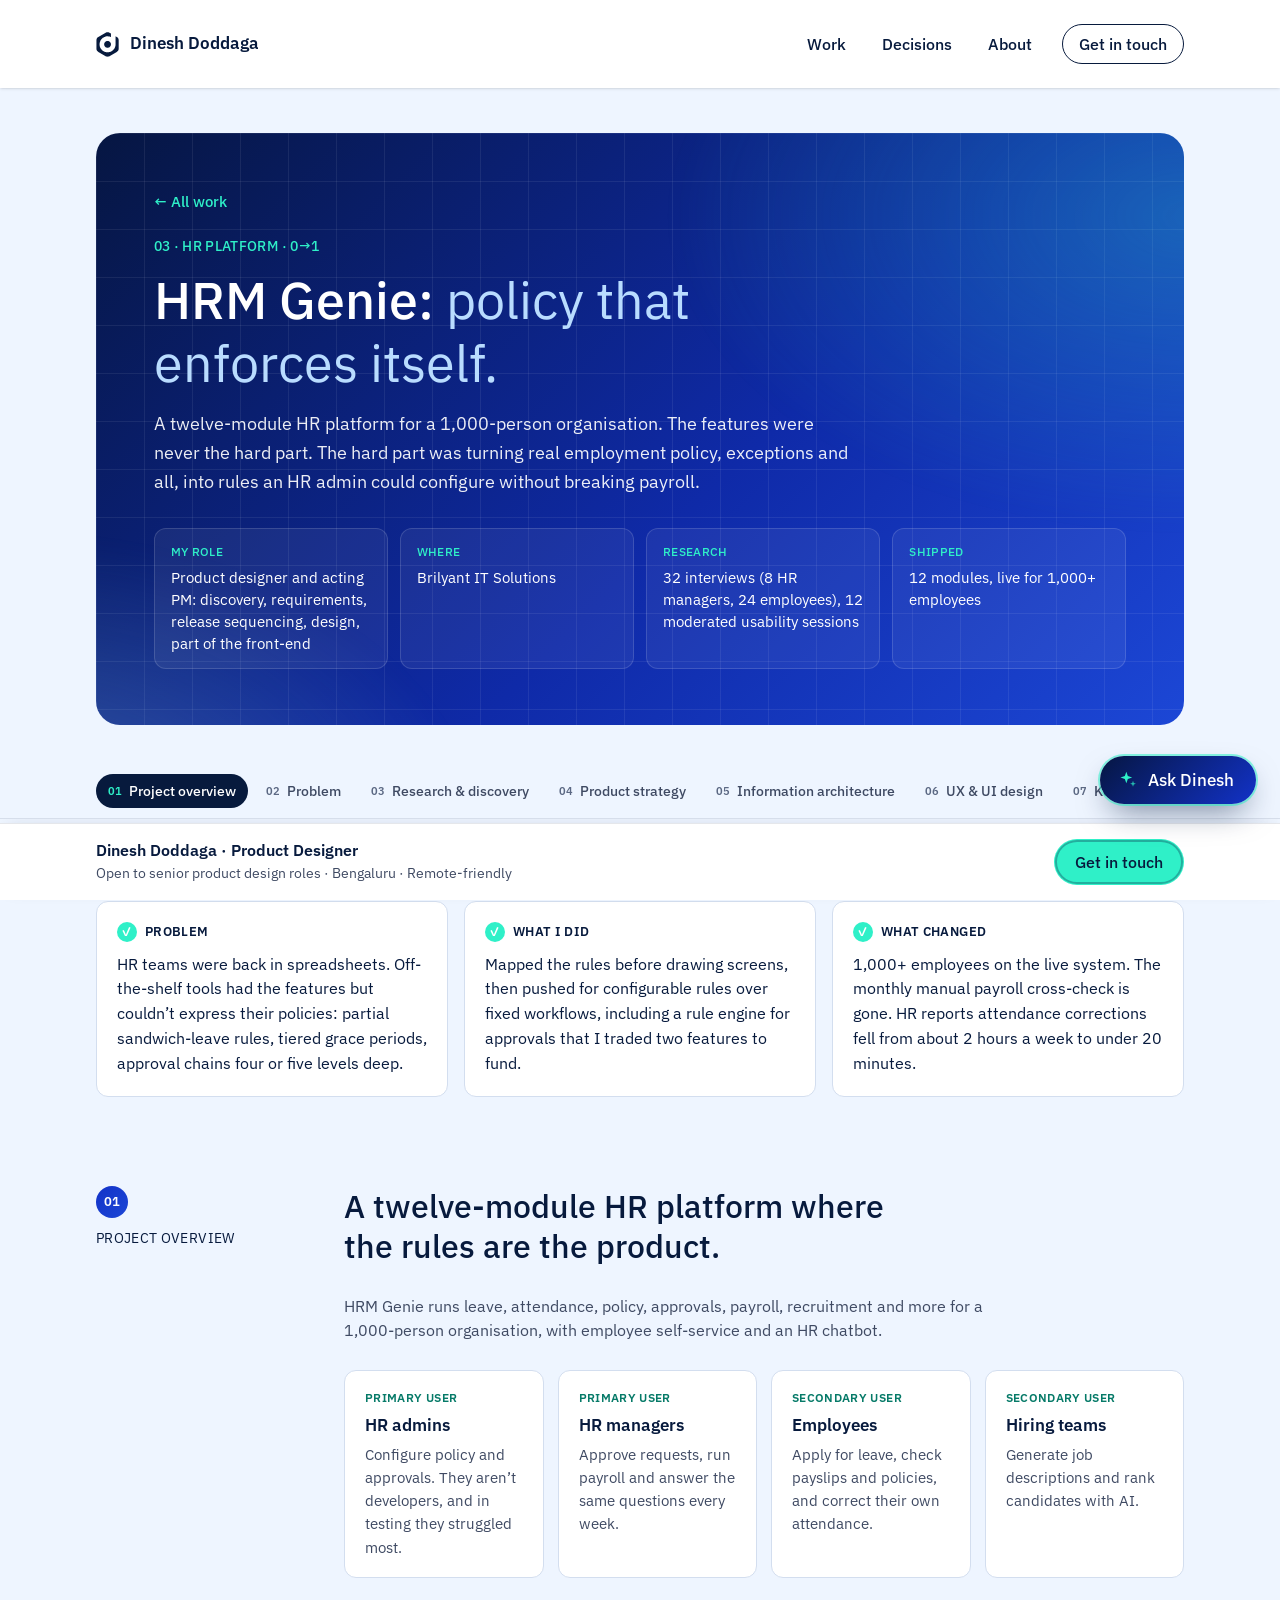
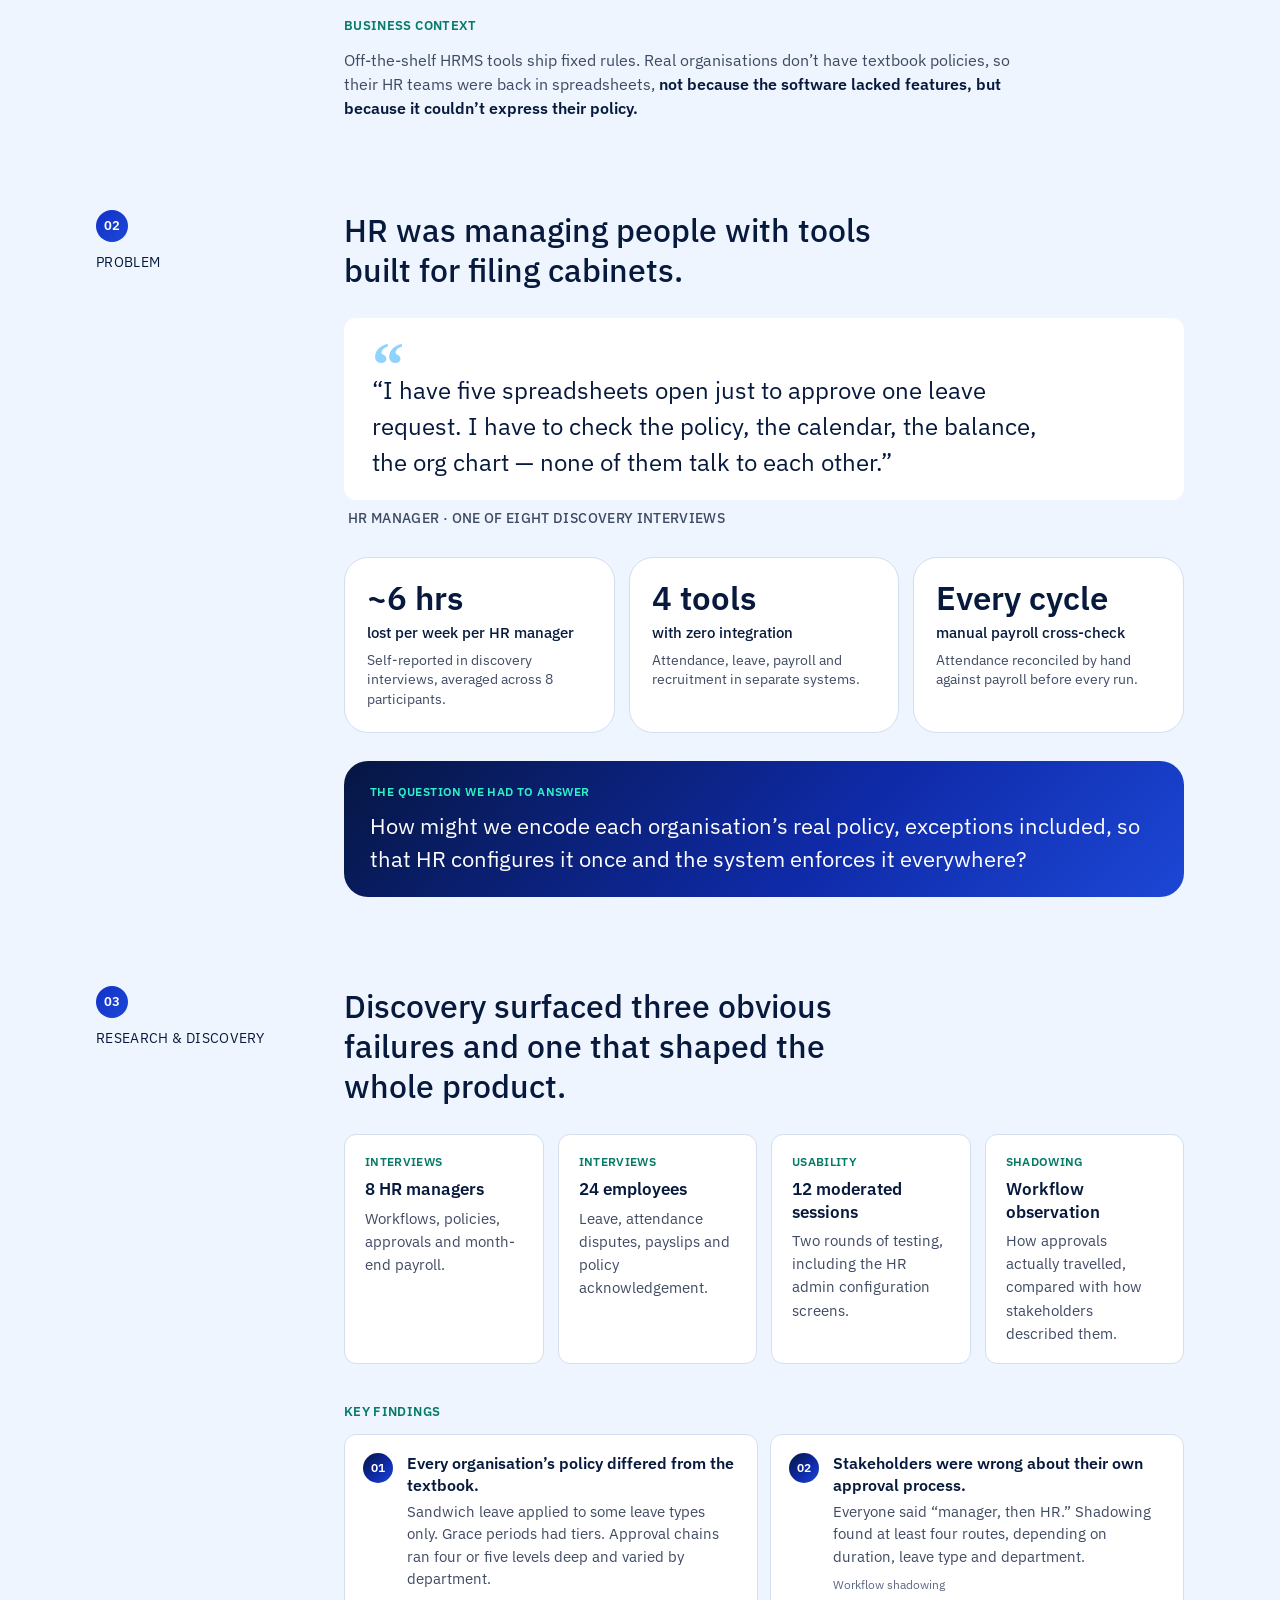
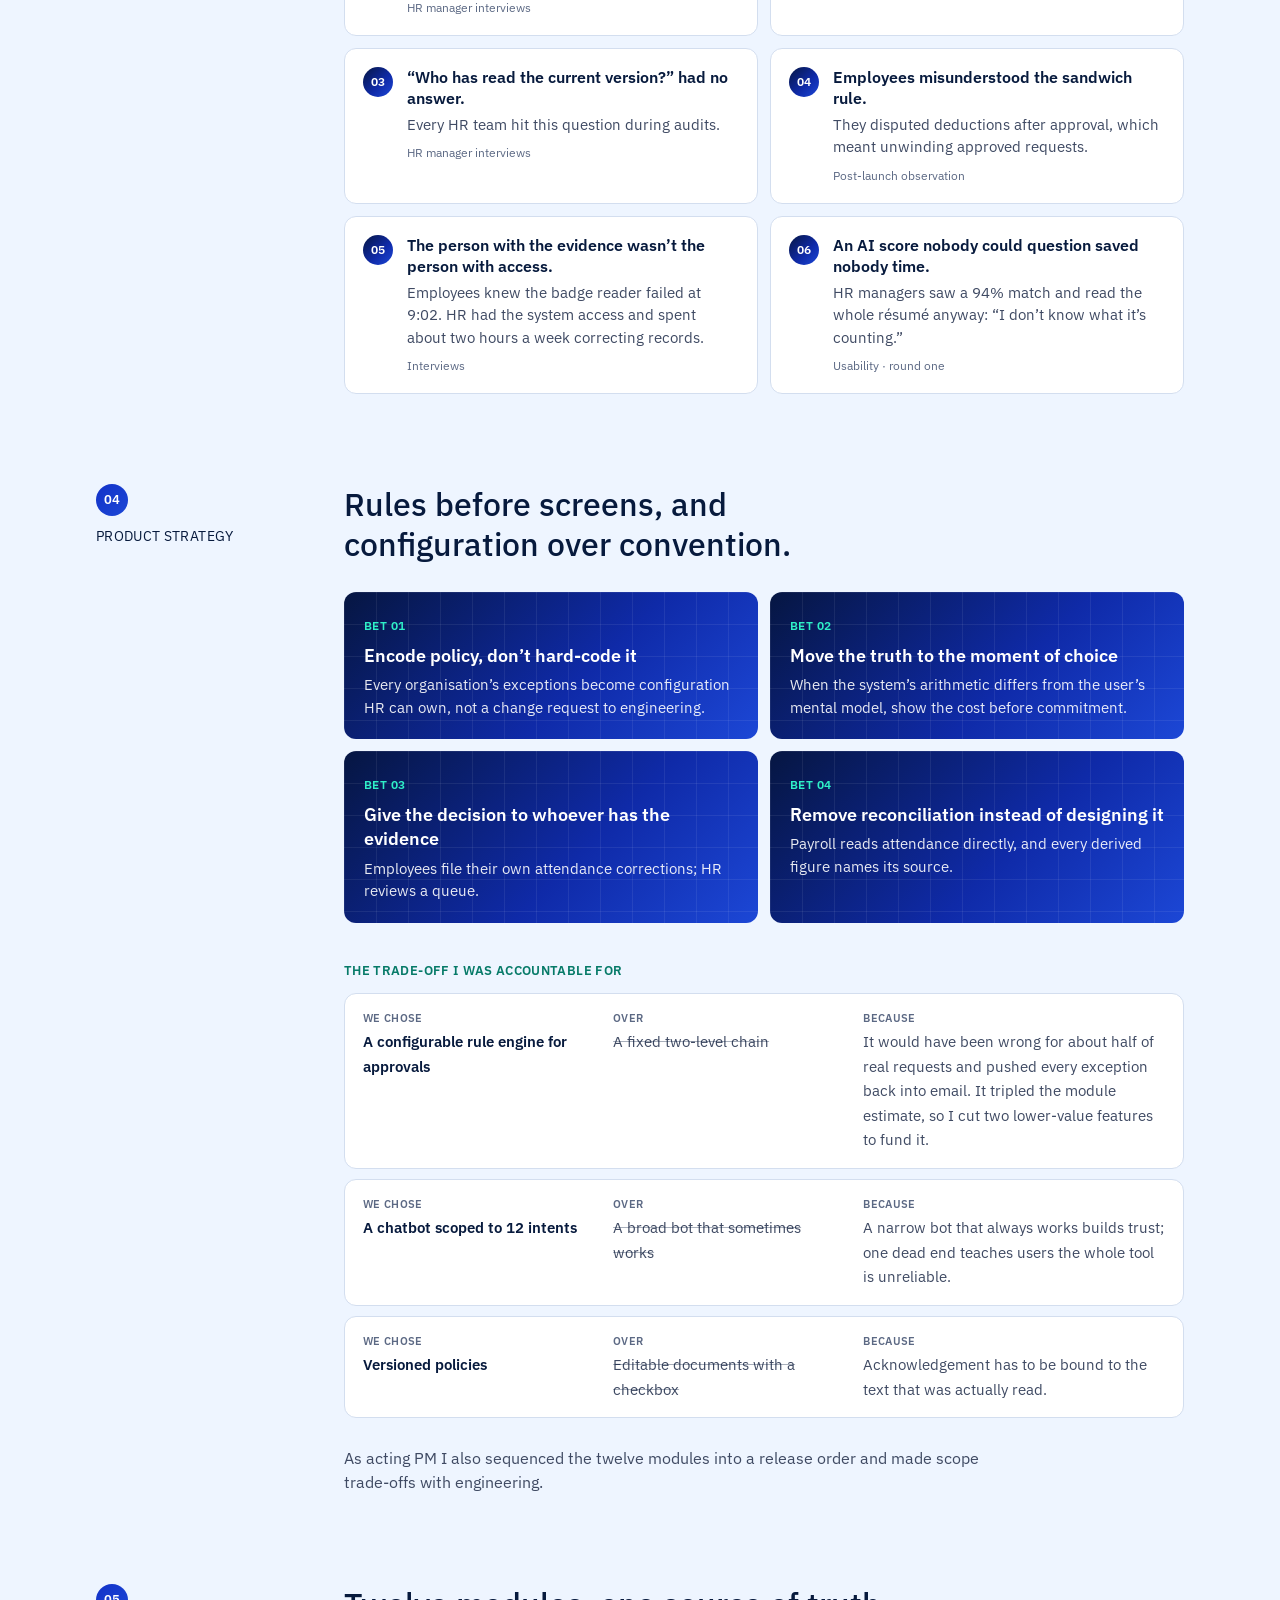
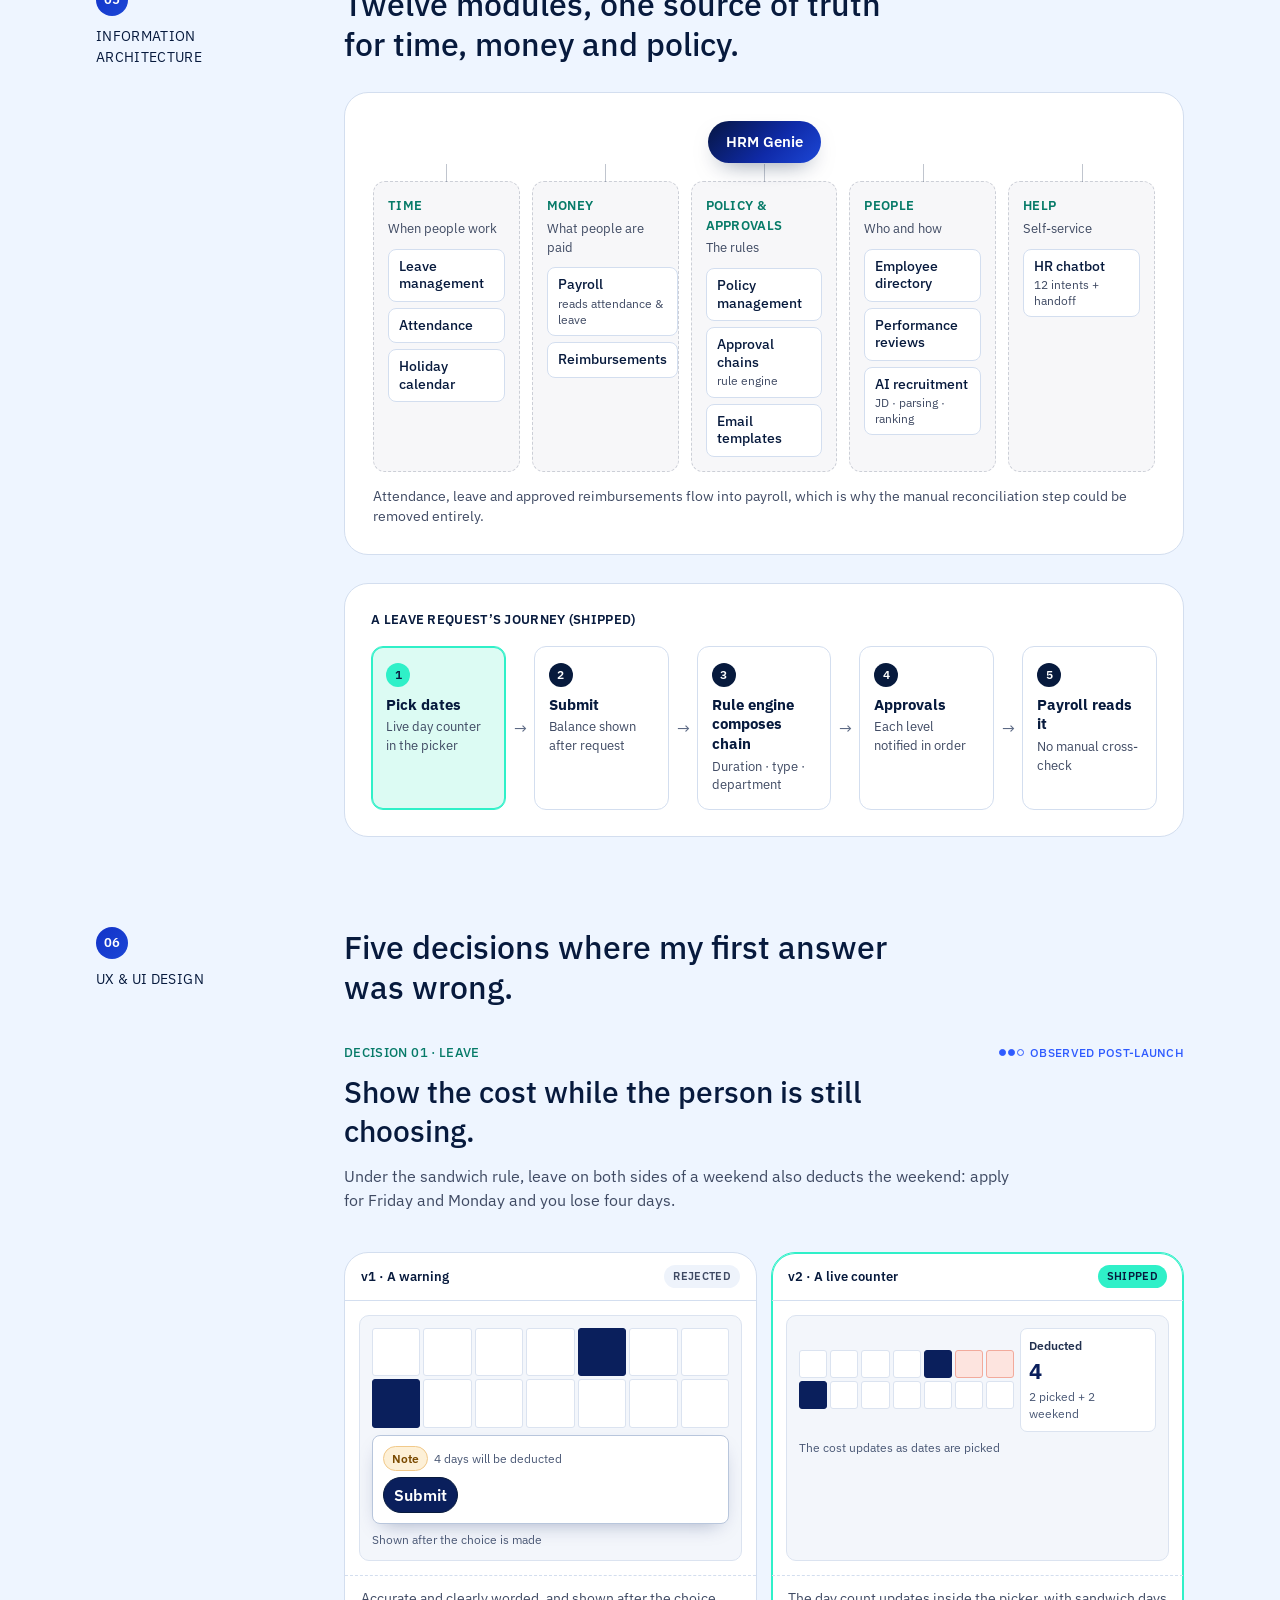
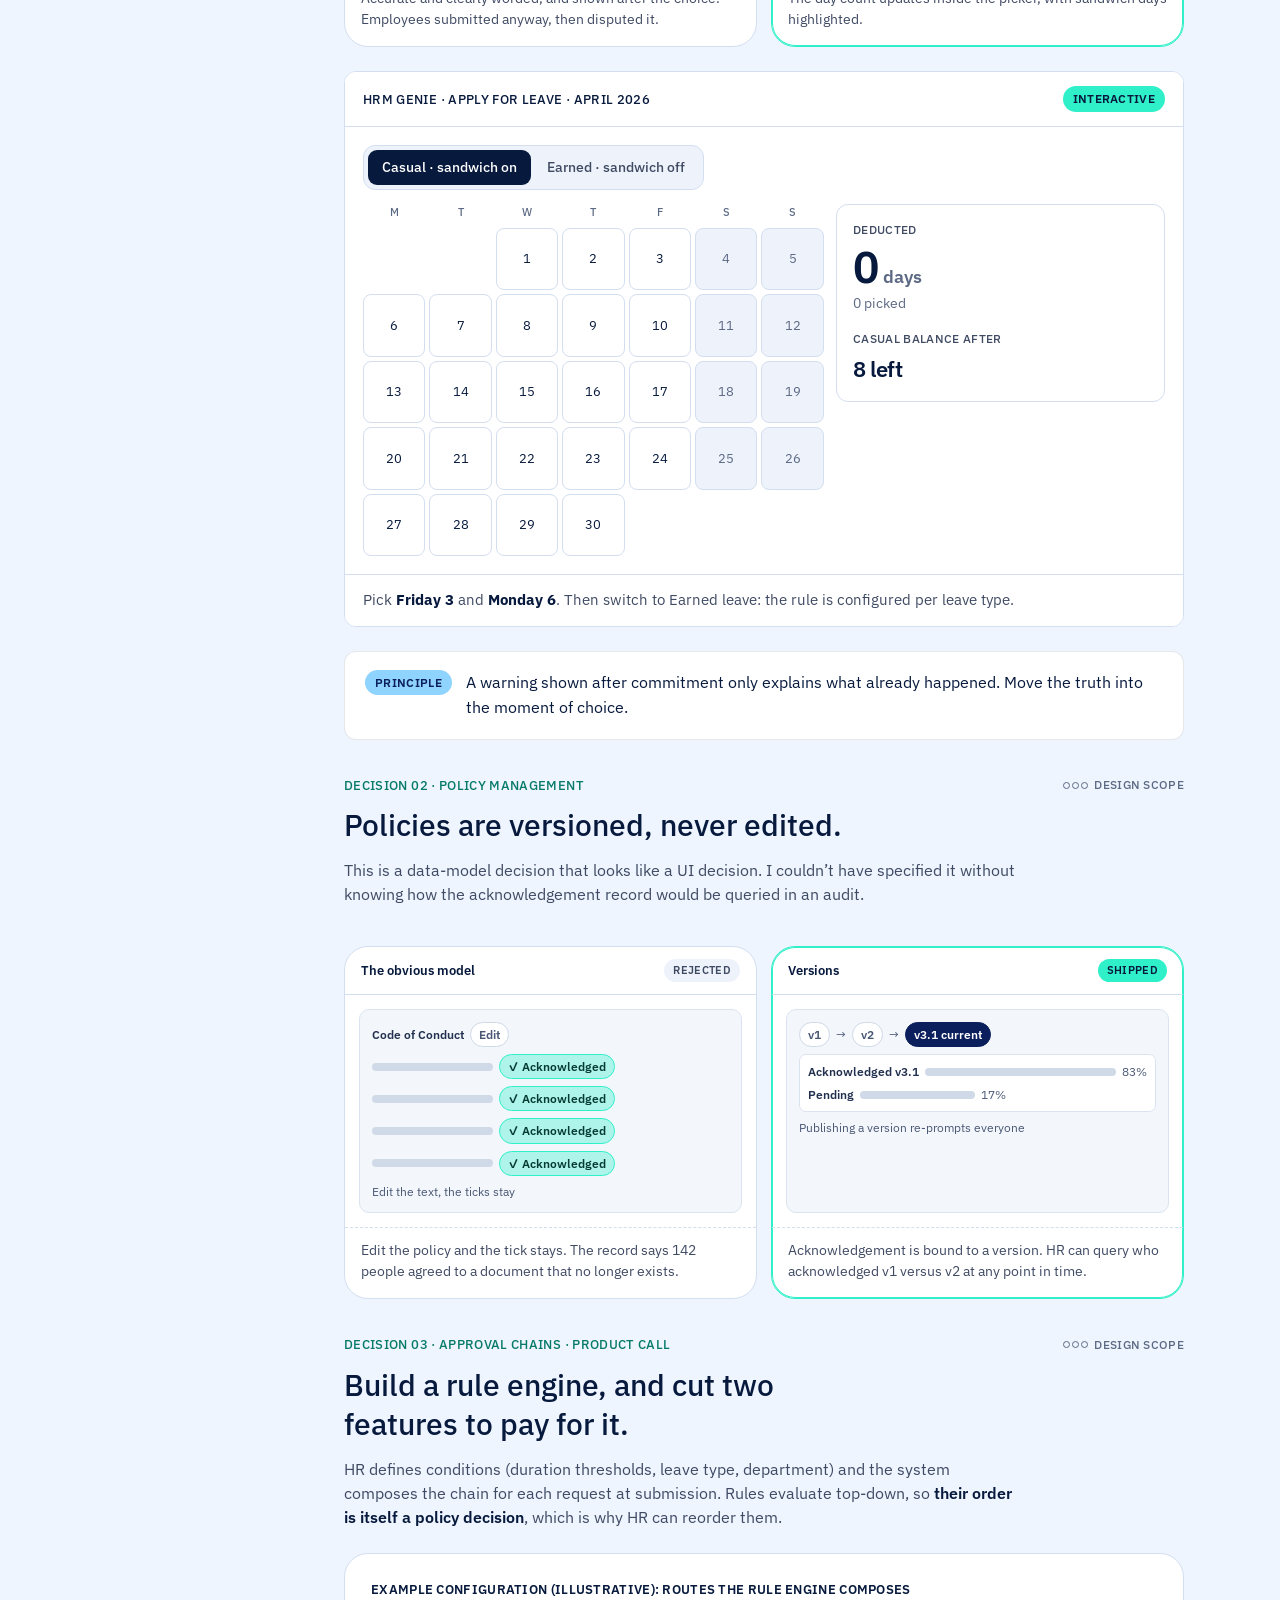
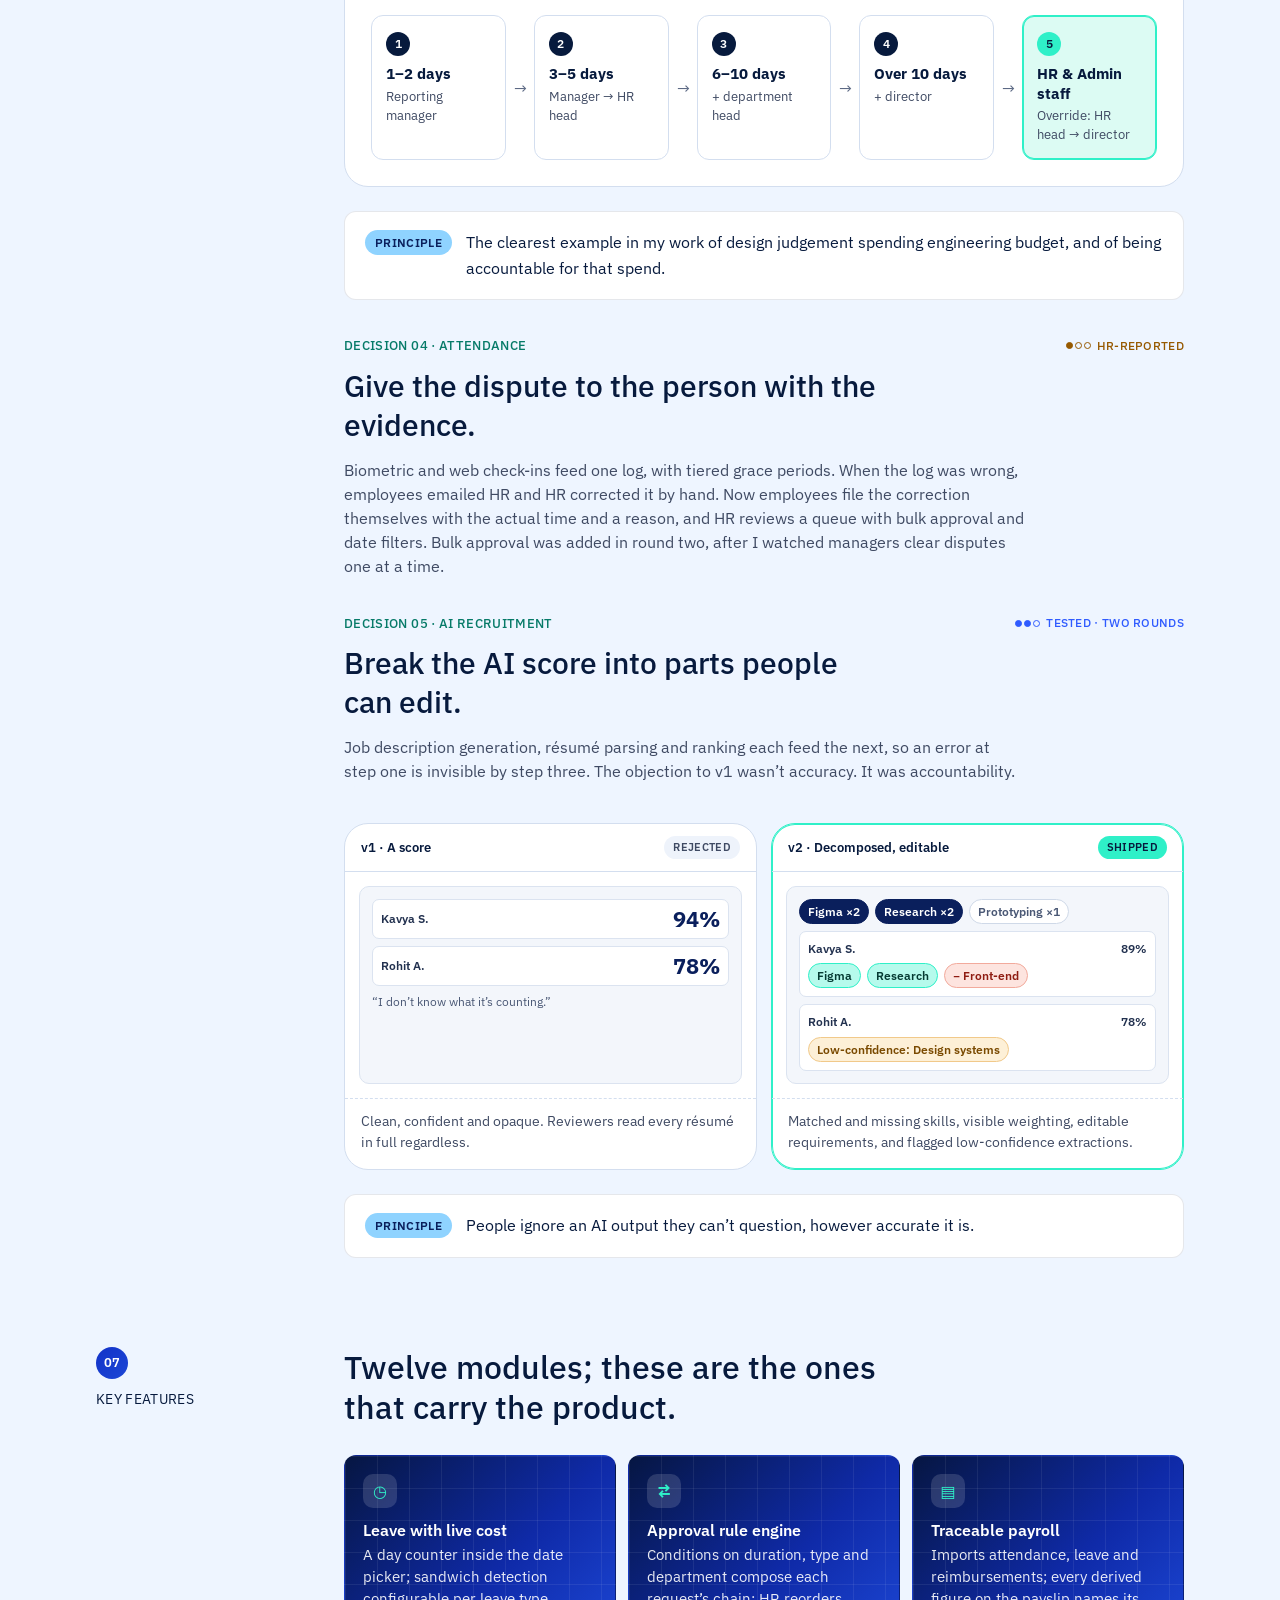
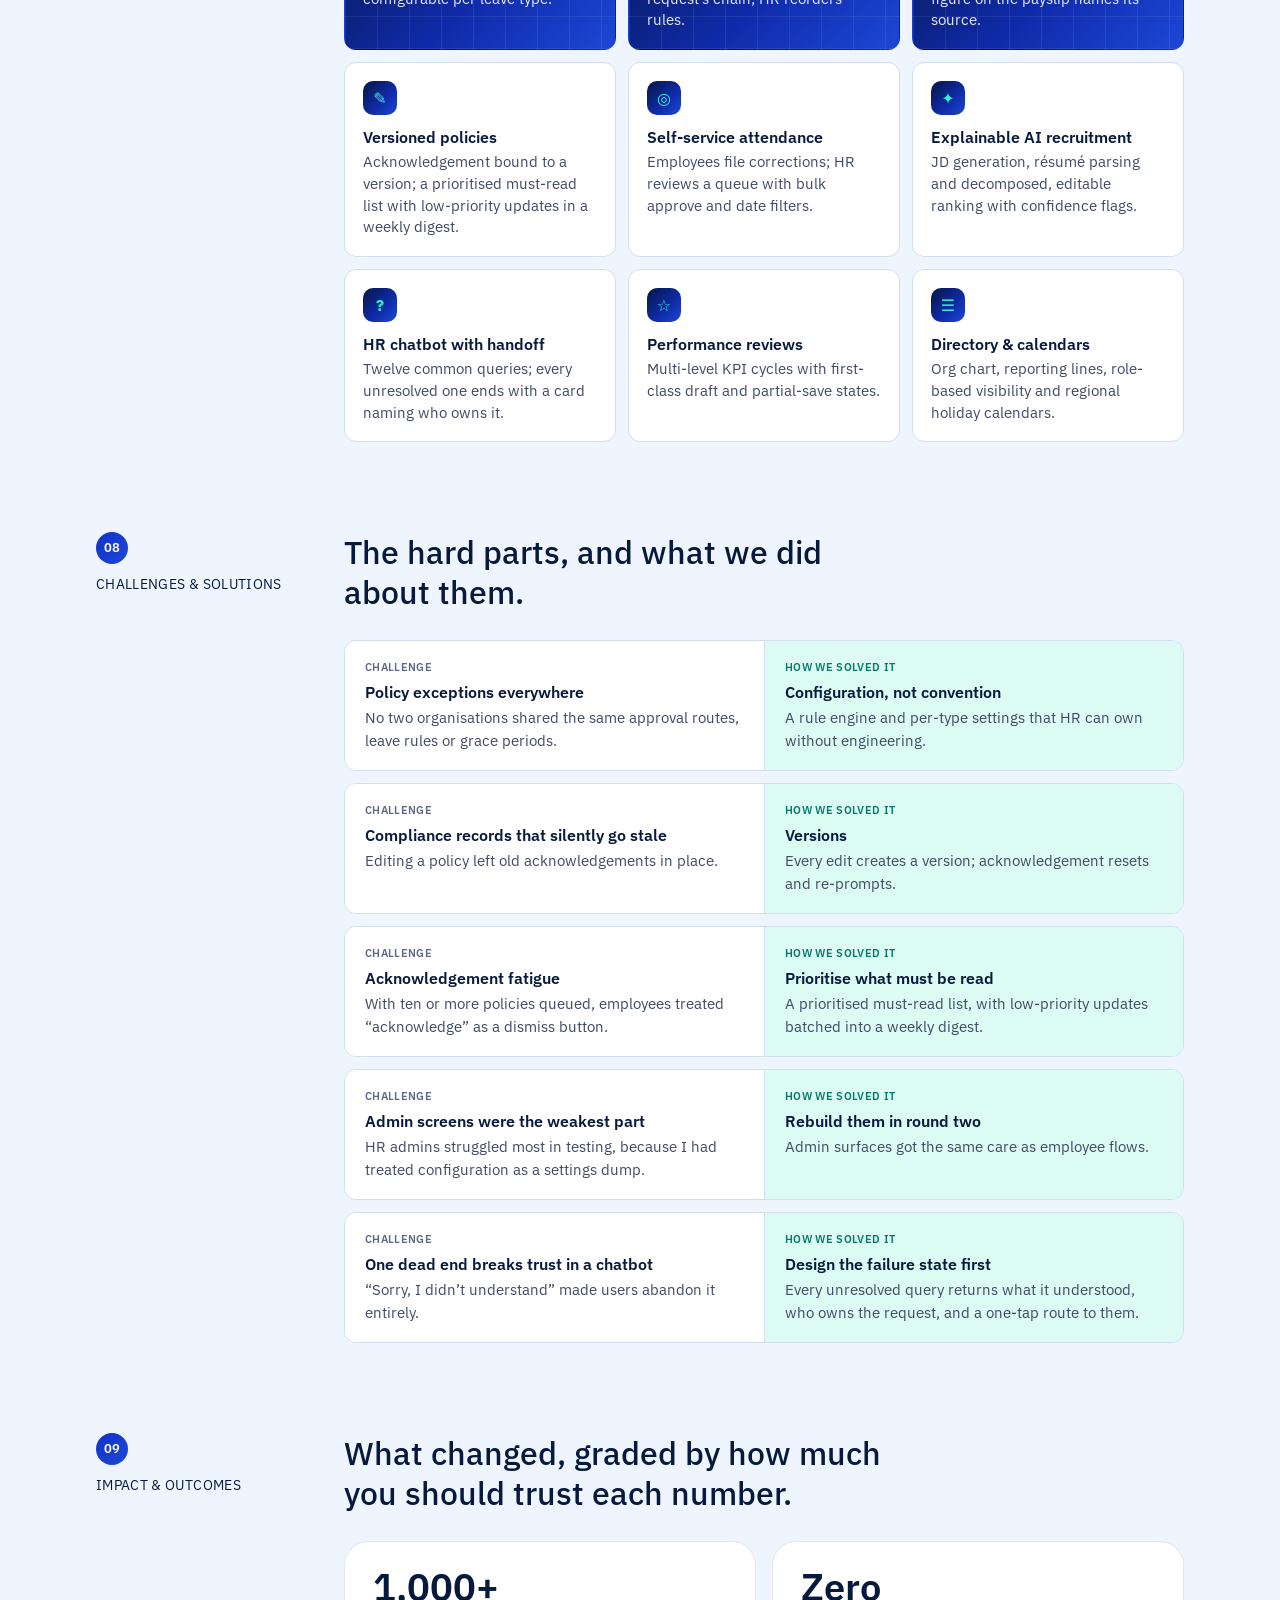
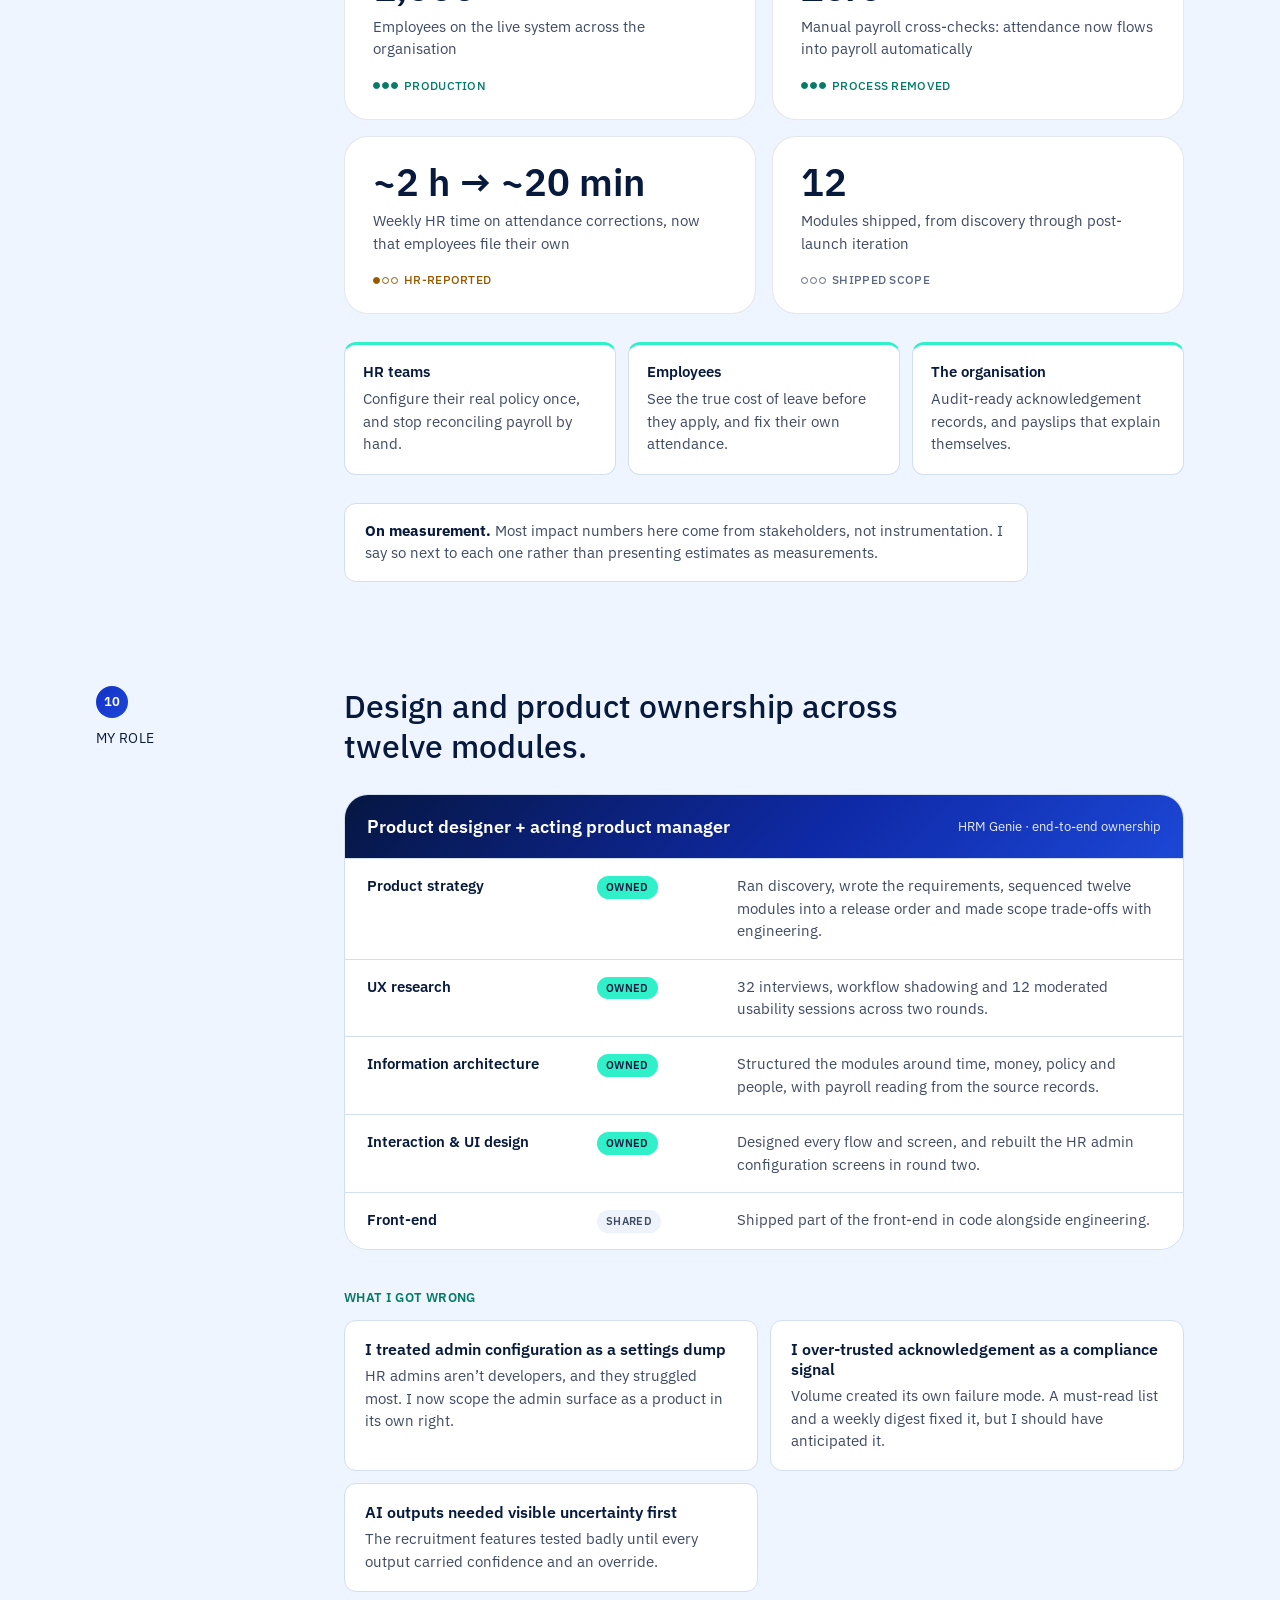
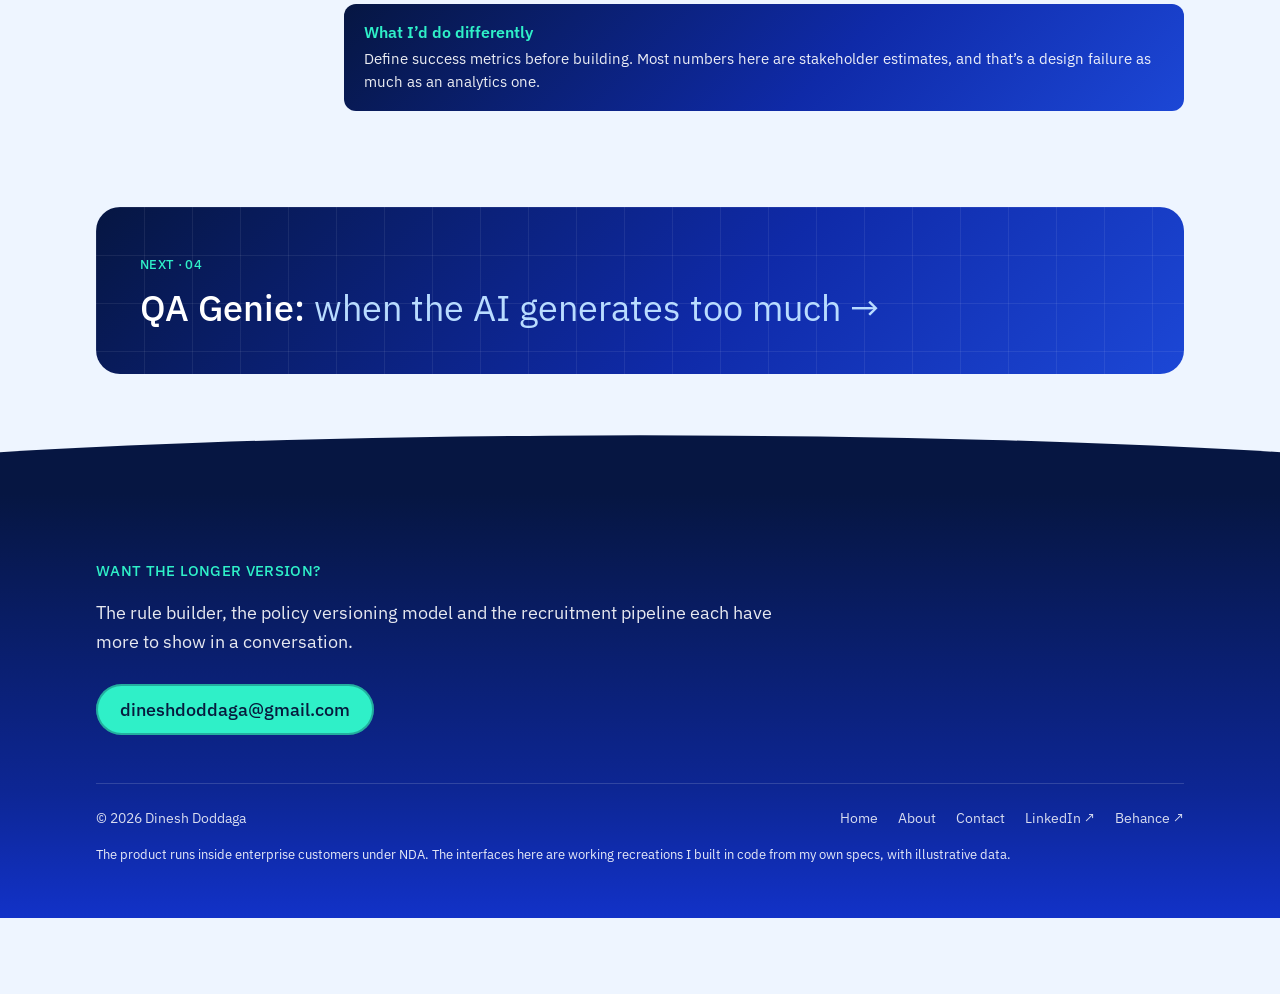
<file: hrm.html>
<!doctype html>
<html lang="en" data-brand="d">

<head>
  <meta charset="utf-8">
  <meta name="viewport" content="width=device-width, initial-scale=1, viewport-fit=cover">
  <title>HRM Genie — Dinesh Doddaga</title>
  <meta name="description"
    content="Case study: a 12-module HR platform where the hard part was encoding real employment policy into rules admins could configure.">
  <script>document.documentElement.classList.add('js'); (function () { try { var q = new URLSearchParams(location.search).get('brand'), s = sessionStorage; if (q) { s.setItem('dd-brand', q); } var b = s.getItem('dd-brand'); if (b) document.documentElement.dataset.brand = b; } catch (e) { } })();</script>
  <link rel="preconnect" href="https://fonts.googleapis.com">
  <link rel="preconnect" href="https://fonts.gstatic.com" crossorigin>
  <link
    href="https://fonts.googleapis.com/css2?family=IBM+Plex+Sans:wght@400;500;600;700&family=IBM+Plex+Mono:wght@400;500&display=swap"
    rel="stylesheet">
  <link rel="stylesheet" href="assets/styles.css?v=33">
  <link rel="icon"
    href="data:image/svg+xml,%3Csvg%20xmlns%3D%22http%3A//www.w3.org/2000/svg%22%20viewBox%3D%220%200%2055%2061%22%3E%3Crect%20width%3D%2255%22%20height%3D%2261%22%20rx%3D%2213%22%20fill%3D%22%2308080a%22/%3E%3Cpath%20d%3D%22M35.9272%2030.0833C35.9272%2030.6302%2035.8751%2031.1667%2035.7709%2031.7031C35.6615%2032.2344%2035.5053%2032.7552%2035.297%2033.2552C35.0886%2033.7604%2034.8334%2034.2396%2034.5313%2034.6875C34.2293%2035.1406%2033.8855%2035.5625%2033.5001%2035.9479C33.1147%2036.3281%2032.698%2036.6719%2032.2449%2036.974C31.7918%2037.276%2031.3178%2037.5313%2030.8126%2037.7396C30.3126%2037.9479%2029.7917%2038.1094%2029.2605%2038.2135C28.724%2038.3177%2028.1876%2038.375%2027.6407%2038.375C27.099%2038.375%2026.5574%2038.3177%2026.0261%2038.2135C25.4897%2038.1094%2024.974%2037.9479%2024.4688%2037.7396C23.9688%2037.5313%2023.4897%2037.276%2023.0365%2036.974C22.5834%2036.6719%2022.1667%2036.3281%2021.7813%2035.9479C21.3959%2035.5625%2021.0522%2035.1406%2020.7501%2034.6875C20.448%2034.2396%2020.1928%2033.7604%2019.9845%2033.2552C19.7761%2032.7552%2019.6199%2032.2344%2019.5157%2031.7031C19.4063%2031.1667%2019.3542%2030.6302%2019.3542%2030.0833C19.3542%2029.5417%2019.4063%2029.0052%2019.5157%2028.4688C19.6199%2027.9375%2019.7761%2027.4167%2019.9845%2026.9167C20.1928%2026.4115%2020.448%2025.9323%2020.7501%2025.4844C21.0522%2025.0312%2021.3959%2024.6094%2021.7813%2024.224C22.1667%2023.8438%2022.5834%2023.5%2023.0365%2023.1979C23.4897%2022.8958%2023.9688%2022.6406%2024.4688%2022.4323C24.974%2022.224%2025.4897%2022.0625%2026.0261%2021.9583C26.5574%2021.8542%2027.099%2021.7969%2027.6407%2021.7969C28.1876%2021.7969%2028.724%2021.8542%2029.2605%2021.9583C29.7917%2022.0625%2030.3126%2022.224%2030.8126%2022.4323C31.3178%2022.6406%2031.7918%2022.8958%2032.2449%2023.1979C32.698%2023.5%2033.1147%2023.8438%2033.5001%2024.224C33.8855%2024.6094%2034.2293%2025.0312%2034.5313%2025.4844C34.8334%2025.9323%2035.0886%2026.4115%2035.297%2026.9167C35.5053%2027.4167%2035.6615%2027.9375%2035.7709%2028.4688C35.8751%2029.0052%2035.9272%2029.5417%2035.9272%2030.0833Z%22%20fill%3D%22%23f5f5f6%22/%3E%3Cpath%20d%3D%22M50.1301%2012.052L47.151%2010.3333V30.8124H47.1353C47.1093%2031.5051%2047.0468%2032.1926%2046.9478%2032.8801C46.8489%2033.5676%2046.7135%2034.2447%2046.5416%2034.9166C46.3697%2035.5885%2046.1614%2036.2447%2045.9166%2036.8958C45.677%2037.5468%2045.401%2038.1822%2045.0885%2038.802C44.7812%2039.4218%2044.4374%2040.0208%2044.0624%2040.6041C43.6874%2041.1874%2043.2864%2041.7499%2042.8489%2042.2916C42.4166%2042.828%2041.953%2043.3437%2041.4635%2043.8385C40.9791%2044.328%2040.4635%2044.7916%2039.927%2045.2291C39.3853%2045.6614%2038.828%2046.0676%2038.2447%2046.4478C37.6614%2046.8228%2037.0624%2047.1666%2036.4426%2047.4791C35.8228%2047.7916%2035.1926%2048.0728%2034.5416%2048.3176C33.8958%2048.5624%2033.2343%2048.7708%2032.5676%2048.9426C31.8958%2049.1197%2031.2187%2049.2603%2030.5312%2049.3593C29.8437%2049.4635%2029.1562%2049.5312%2028.4635%2049.5572C27.7708%2049.5885%2027.078%2049.578%2026.3905%2049.5312C25.6978%2049.4895%2025.0103%2049.4062%2024.328%2049.2916C23.6458%2049.1718%2022.9687%2049.0155%2022.302%2048.828C21.6353%2048.6353%2020.9843%2048.4114%2020.3385%2048.151C19.6978%2047.8905%2019.0728%2047.5989%2018.4583%2047.2708C17.8489%2046.9478%2017.2551%2046.5885%2016.6822%2046.1978C16.1093%2045.8072%2015.5572%2045.3905%2015.0312%2044.9374C14.5051%2044.4895%2013.9999%2044.0155%2013.5208%2043.5155C13.0468%2043.0103%2012.5937%2042.4843%2012.1718%2041.9374C11.7499%2041.3853%2011.3593%2040.8124%2010.9999%2040.2239C10.6405%2039.6301%2010.3124%2039.0208%2010.0155%2038.3958C9.71867%2037.7655%209.45825%2037.1249%209.22909%2036.4739C9.00513%2035.8176%208.81242%2035.151%208.65617%2034.4791C8.49992%2033.802%208.38013%2033.1197%208.29679%2032.4322C8.21346%2031.7447%208.16659%2031.0572%208.15617%2030.3645C8.14575%2029.6718%208.17179%2028.9791%208.23429%2028.2864C8.29679%2027.5989%208.39575%2026.9114%208.53638%2026.2343C8.67179%2025.552%208.84367%2024.8853%209.052%2024.2239C9.26034%2023.5624%209.49992%2022.9114%209.78117%2022.276C10.0572%2021.6458%2010.3645%2021.026%2010.7083%2020.4218C11.052%2019.8228%2011.427%2019.2395%2011.8333%2018.677C12.2343%2018.1145%2012.6718%2017.5728%2013.1353%2017.0572C13.5937%2016.5416%2014.0833%2016.052%2014.5989%2015.5885C15.1145%2015.1249%2015.651%2014.6874%2016.2135%2014.2812C16.776%2013.8749%2017.3541%2013.4999%2017.9583%2013.1562C18.5572%2012.8124%2019.177%2012.4999%2019.8124%2012.2239C20.4478%2011.9426%2021.0937%2011.6978%2021.7551%2011.4895C22.4166%2011.2812%2023.0833%2011.1041%2023.7655%2010.9687C24.4426%2010.828%2025.1249%2010.7291%2025.8176%2010.6614C26.5051%2010.5989%2027.1978%2010.5676%2027.8905%2010.578C28.5833%2010.5885%2029.276%2010.6301%2029.9635%2010.7135C30.651%2010.7968%2031.3333%2010.9166%2032.0103%2011.0676C32.6822%2011.2239%2033.3489%2011.4166%2034.0051%2011.6405C34.6614%2011.8645%2035.302%2012.1249%2035.927%2012.4218V3.85409L32.276%201.74471C31.5728%201.33846%2030.828%201.03117%2030.0416%200.822835C29.2551%200.609294%2028.453%200.505127%2027.6405%200.505127C26.828%200.505127%2026.026%200.609294%2025.2447%200.822835C24.4583%201.03117%2023.7135%201.33846%2023.0051%201.74471L5.15617%2012.052C4.44784%2012.4583%203.80721%2012.9478%203.23429%2013.526C2.66138%2014.0989%202.16659%2014.7395%201.76034%2015.4478C1.35409%2016.151%201.04679%2016.8958%200.833252%2017.6822C0.624919%2018.4687%200.520752%2019.2655%200.520752%2020.078V40.6926C0.520752%2041.5051%200.624919%2042.3072%200.833252%2043.0937C1.04679%2043.8801%201.35409%2044.6249%201.76034%2045.328C2.16659%2046.0312%202.66138%2046.6718%203.23429%2047.2499C3.80721%2047.8228%204.44784%2048.3124%205.15617%2048.7187L23.0051%2059.026C23.7135%2059.4322%2024.4583%2059.7447%2025.2447%2059.953C26.026%2060.1614%2026.828%2060.2708%2027.6405%2060.2708C28.453%2060.2708%2029.2551%2060.1614%2030.0416%2059.953C30.828%2059.7447%2031.5728%2059.4322%2032.276%2059.026L50.1301%2048.7187C50.8333%2048.3124%2051.4739%2047.8228%2052.0468%2047.2447C52.6249%2046.6718%2053.1145%2046.0312%2053.5208%2045.328C53.927%2044.6197%2054.2395%2043.8749%2054.4478%2043.0885C54.6562%2042.3072%2054.7655%2041.5051%2054.7655%2040.6926V20.078C54.7655%2019.2655%2054.6562%2018.4687%2054.4478%2017.6822C54.2395%2016.8958%2053.927%2016.151%2053.5208%2015.4478C53.1145%2014.7395%2052.6249%2014.0989%2052.0468%2013.526C51.4739%2012.9478%2050.8333%2012.4583%2050.1301%2012.052Z%22%20fill%3D%22%23f5f5f6%22/%3E%3C/svg%3E">
</head>

<body>
  <div class="prog" aria-hidden="true"></div>
  <a class="skip" href="#main">Skip to content</a>
  <nav class="nav" aria-label="Primary">
    <div class="wrap nav-in">
      <a class="brand" href="index.html"><span class="brand-mark" aria-hidden="true"><svg class="logo-mark"
            viewBox="0 0 55 61" fill="none" xmlns="http://www.w3.org/2000/svg" aria-hidden="true">
            <path
              d="M35.9272 30.0833C35.9272 30.6302 35.8751 31.1667 35.7709 31.7031C35.6615 32.2344 35.5053 32.7552 35.297 33.2552C35.0886 33.7604 34.8334 34.2396 34.5313 34.6875C34.2293 35.1406 33.8855 35.5625 33.5001 35.9479C33.1147 36.3281 32.698 36.6719 32.2449 36.974C31.7918 37.276 31.3178 37.5313 30.8126 37.7396C30.3126 37.9479 29.7917 38.1094 29.2605 38.2135C28.724 38.3177 28.1876 38.375 27.6407 38.375C27.099 38.375 26.5574 38.3177 26.0261 38.2135C25.4897 38.1094 24.974 37.9479 24.4688 37.7396C23.9688 37.5313 23.4897 37.276 23.0365 36.974C22.5834 36.6719 22.1667 36.3281 21.7813 35.9479C21.3959 35.5625 21.0522 35.1406 20.7501 34.6875C20.448 34.2396 20.1928 33.7604 19.9845 33.2552C19.7761 32.7552 19.6199 32.2344 19.5157 31.7031C19.4063 31.1667 19.3542 30.6302 19.3542 30.0833C19.3542 29.5417 19.4063 29.0052 19.5157 28.4688C19.6199 27.9375 19.7761 27.4167 19.9845 26.9167C20.1928 26.4115 20.448 25.9323 20.7501 25.4844C21.0522 25.0312 21.3959 24.6094 21.7813 24.224C22.1667 23.8438 22.5834 23.5 23.0365 23.1979C23.4897 22.8958 23.9688 22.6406 24.4688 22.4323C24.974 22.224 25.4897 22.0625 26.0261 21.9583C26.5574 21.8542 27.099 21.7969 27.6407 21.7969C28.1876 21.7969 28.724 21.8542 29.2605 21.9583C29.7917 22.0625 30.3126 22.224 30.8126 22.4323C31.3178 22.6406 31.7918 22.8958 32.2449 23.1979C32.698 23.5 33.1147 23.8438 33.5001 24.224C33.8855 24.6094 34.2293 25.0312 34.5313 25.4844C34.8334 25.9323 35.0886 26.4115 35.297 26.9167C35.5053 27.4167 35.6615 27.9375 35.7709 28.4688C35.8751 29.0052 35.9272 29.5417 35.9272 30.0833Z"
              fill="currentColor" />
            <path
              d="M50.1301 12.052L47.151 10.3333V30.8124H47.1353C47.1093 31.5051 47.0468 32.1926 46.9478 32.8801C46.8489 33.5676 46.7135 34.2447 46.5416 34.9166C46.3697 35.5885 46.1614 36.2447 45.9166 36.8958C45.677 37.5468 45.401 38.1822 45.0885 38.802C44.7812 39.4218 44.4374 40.0208 44.0624 40.6041C43.6874 41.1874 43.2864 41.7499 42.8489 42.2916C42.4166 42.828 41.953 43.3437 41.4635 43.8385C40.9791 44.328 40.4635 44.7916 39.927 45.2291C39.3853 45.6614 38.828 46.0676 38.2447 46.4478C37.6614 46.8228 37.0624 47.1666 36.4426 47.4791C35.8228 47.7916 35.1926 48.0728 34.5416 48.3176C33.8958 48.5624 33.2343 48.7708 32.5676 48.9426C31.8958 49.1197 31.2187 49.2603 30.5312 49.3593C29.8437 49.4635 29.1562 49.5312 28.4635 49.5572C27.7708 49.5885 27.078 49.578 26.3905 49.5312C25.6978 49.4895 25.0103 49.4062 24.328 49.2916C23.6458 49.1718 22.9687 49.0155 22.302 48.828C21.6353 48.6353 20.9843 48.4114 20.3385 48.151C19.6978 47.8905 19.0728 47.5989 18.4583 47.2708C17.8489 46.9478 17.2551 46.5885 16.6822 46.1978C16.1093 45.8072 15.5572 45.3905 15.0312 44.9374C14.5051 44.4895 13.9999 44.0155 13.5208 43.5155C13.0468 43.0103 12.5937 42.4843 12.1718 41.9374C11.7499 41.3853 11.3593 40.8124 10.9999 40.2239C10.6405 39.6301 10.3124 39.0208 10.0155 38.3958C9.71867 37.7655 9.45825 37.1249 9.22909 36.4739C9.00513 35.8176 8.81242 35.151 8.65617 34.4791C8.49992 33.802 8.38013 33.1197 8.29679 32.4322C8.21346 31.7447 8.16659 31.0572 8.15617 30.3645C8.14575 29.6718 8.17179 28.9791 8.23429 28.2864C8.29679 27.5989 8.39575 26.9114 8.53638 26.2343C8.67179 25.552 8.84367 24.8853 9.052 24.2239C9.26034 23.5624 9.49992 22.9114 9.78117 22.276C10.0572 21.6458 10.3645 21.026 10.7083 20.4218C11.052 19.8228 11.427 19.2395 11.8333 18.677C12.2343 18.1145 12.6718 17.5728 13.1353 17.0572C13.5937 16.5416 14.0833 16.052 14.5989 15.5885C15.1145 15.1249 15.651 14.6874 16.2135 14.2812C16.776 13.8749 17.3541 13.4999 17.9583 13.1562C18.5572 12.8124 19.177 12.4999 19.8124 12.2239C20.4478 11.9426 21.0937 11.6978 21.7551 11.4895C22.4166 11.2812 23.0833 11.1041 23.7655 10.9687C24.4426 10.828 25.1249 10.7291 25.8176 10.6614C26.5051 10.5989 27.1978 10.5676 27.8905 10.578C28.5833 10.5885 29.276 10.6301 29.9635 10.7135C30.651 10.7968 31.3333 10.9166 32.0103 11.0676C32.6822 11.2239 33.3489 11.4166 34.0051 11.6405C34.6614 11.8645 35.302 12.1249 35.927 12.4218V3.85409L32.276 1.74471C31.5728 1.33846 30.828 1.03117 30.0416 0.822835C29.2551 0.609294 28.453 0.505127 27.6405 0.505127C26.828 0.505127 26.026 0.609294 25.2447 0.822835C24.4583 1.03117 23.7135 1.33846 23.0051 1.74471L5.15617 12.052C4.44784 12.4583 3.80721 12.9478 3.23429 13.526C2.66138 14.0989 2.16659 14.7395 1.76034 15.4478C1.35409 16.151 1.04679 16.8958 0.833252 17.6822C0.624919 18.4687 0.520752 19.2655 0.520752 20.078V40.6926C0.520752 41.5051 0.624919 42.3072 0.833252 43.0937C1.04679 43.8801 1.35409 44.6249 1.76034 45.328C2.16659 46.0312 2.66138 46.6718 3.23429 47.2499C3.80721 47.8228 4.44784 48.3124 5.15617 48.7187L23.0051 59.026C23.7135 59.4322 24.4583 59.7447 25.2447 59.953C26.026 60.1614 26.828 60.2708 27.6405 60.2708C28.453 60.2708 29.2551 60.1614 30.0416 59.953C30.828 59.7447 31.5728 59.4322 32.276 59.026L50.1301 48.7187C50.8333 48.3124 51.4739 47.8228 52.0468 47.2447C52.6249 46.6718 53.1145 46.0312 53.5208 45.328C53.927 44.6197 54.2395 43.8749 54.4478 43.0885C54.6562 42.3072 54.7655 41.5051 54.7655 40.6926V20.078C54.7655 19.2655 54.6562 18.4687 54.4478 17.6822C54.2395 16.8958 53.927 16.151 53.5208 15.4478C53.1145 14.7395 52.6249 14.0989 52.0468 13.526C51.4739 12.9478 50.8333 12.4583 50.1301 12.052Z"
              fill="currentColor" />
          </svg></span>Dinesh Doddaga</a>
      <div class="nav-links"><a href="index.html#work">Work</a><a href="index.html#decisions">Decisions</a><a
          href="/about">About</a><a class="cta" href="contact">Get in touch</a></div>
    </div>
  </nav>

  <main id="main">
    <header class="cs-hero">
      <div class="wrap">
        <div class="hero-card">
          <a class="crumb" href="index.html#work">← All work</a><br>
          <span class="eyebrow mono">03 · HR platform · 0→1</span>
          <h1 class="display">HRM Genie: <span class="serif">policy that enforces itself.</span></h1>
          <p class="lede">A twelve-module HR platform for a 1,000-person organisation. The features were never the hard
            part. The hard part was turning real employment policy, exceptions and all, into rules an HR admin could
            configure without breaking payroll.</p>
          <dl class="facts">
            <div>
              <dt>My role</dt>
              <dd>Product designer and acting PM: discovery, requirements, release sequencing, design, part of the
                front-end</dd>
            </div>
            <div>
              <dt>Where</dt>
              <dd>Brilyant IT Solutions</dd>
            </div>
            <div>
              <dt>Research</dt>
              <dd>32 interviews (8 HR managers, 24 employees), 12 moderated usability sessions</dd>
            </div>
            <div>
              <dt>Shipped</dt>
              <dd>12 modules, live for 1,000+ employees</dd>
            </div>
          </dl>
        </div>
      </div>
    </header>
    <nav class="chap-bar" aria-label="Case study chapters">
      <div class="wrap">
        <ol>
          <li><a href="#overview"><b>01</b>Project overview</a></li>
          <li><a href="#problem"><b>02</b>Problem</a></li>
          <li><a href="#research"><b>03</b>Research & discovery</a></li>
          <li><a href="#strategy"><b>04</b>Product strategy</a></li>
          <li><a href="#ia"><b>05</b>Information architecture</a></li>
          <li><a href="#design"><b>06</b>UX & UI design</a></li>
          <li><a href="#features"><b>07</b>Key features</a></li>
          <li><a href="#challenges"><b>08</b>Challenges & solutions</a></li>
          <li><a href="#impact"><b>09</b>Impact & outcomes</a></li>
          <li><a href="#role"><b>10</b>My role</a></li>
        </ol>
      </div><span class="chap-progress" aria-hidden="true"></span>
    </nav>
    <section class="wrap" aria-label="Summary" style="padding-top:clamp(28px,4vw,48px)">
      <p class="tldr-label mono"><span>The 30-second version</span><span>Full story · 11 min read</span></p>
      <div class="tldr">
        <div><span class="mono">Problem</span>
          <p>HR teams were back in spreadsheets. Off-the-shelf tools had the features but couldn’t express their
            policies: partial sandwich-leave rules, tiered grace periods, approval chains four or five levels deep.</p>
        </div>
        <div><span class="mono">What I did</span>
          <p>Mapped the rules before drawing screens, then pushed for configurable rules over fixed workflows, including
            a rule engine for approvals that I traded two features to fund.</p>
        </div>
        <div><span class="mono">What changed</span>
          <p>1,000+ employees on the live system. The monthly manual payroll cross-check is gone. HR reports attendance
            corrections fell from about 2 hours a week to under 20 minutes.</p>
        </div>
      </div>
    </section>
    <section class="chapter" id="overview">
      <div class="wrap cs-grid">
        <div class="cs-label"><span class="mono idx">01</span><span class="mono">Project overview</span></div>
        <div class="ch-body">
          <h2 class="ch-h">A twelve-module HR platform where the rules are the product.</h2>
          <div class="prose">
            <p>HRM Genie runs leave, attendance, policy, approvals, payroll, recruitment and more for a 1,000-person
              organisation, with employee self-service and an HR chatbot.</p>
          </div>
          <div class="g4">
            <div class="card"><span class=k>Primary user</span>
              <h4>HR admins</h4>
              <p>Configure policy and approvals. They aren’t developers, and in testing they struggled most.</p>
            </div>
            <div class="card"><span class=k>Primary user</span>
              <h4>HR managers</h4>
              <p>Approve requests, run payroll and answer the same questions every week.</p>
            </div>
            <div class="card"><span class=k>Secondary user</span>
              <h4>Employees</h4>
              <p>Apply for leave, check payslips and policies, and correct their own attendance.</p>
            </div>
            <div class="card"><span class=k>Secondary user</span>
              <h4>Hiring teams</h4>
              <p>Generate job descriptions and rank candidates with AI.</p>
            </div>
          </div>
          <h3 class="ch-sub">Business context</h3>
          <div class="prose">
            <p>Off-the-shelf HRMS tools ship fixed rules. Real organisations don’t have textbook policies, so their HR
              teams were back in spreadsheets, <strong>not because the software lacked features, but because it couldn’t
                express their policy.</strong></p>
          </div>
        </div>
      </div>
    </section>
    <section class="chapter" id="problem">
      <div class="wrap cs-grid">
        <div class="cs-label"><span class="mono idx">02</span><span class="mono">Problem</span></div>
        <div class="ch-body">
          <h2 class="ch-h">HR was managing people with tools built for filing cabinets.</h2>
          <div>
            <p class="pull">“I have five spreadsheets open just to approve one leave request. I have to check the
              policy, the calendar, the balance, the org chart — none of them talk to each other.”</p>
            <p class="pull-src mono">HR manager · one of eight discovery interviews</p>
          </div>
          <div class="g3">
            <div class="stat"><strong>~6 hrs</strong><span>lost per week per HR manager</span><small>Self-reported in
                discovery interviews, averaged across 8 participants.</small></div>
            <div class="stat"><strong>4 tools</strong><span>with zero integration</span><small>Attendance, leave,
                payroll and recruitment in separate systems.</small></div>
            <div class="stat"><strong>Every cycle</strong><span>manual payroll cross-check</span><small>Attendance
                reconciled by hand against payroll before every run.</small></div>
          </div>
          <p class="hmw"><b>The question we had to answer</b>How might we encode each organisation’s real policy,
            exceptions included, so that HR configures it once and the system enforces it everywhere?</p>
        </div>
      </div>
    </section>
    <section class="chapter" id="research">
      <div class="wrap cs-grid">
        <div class="cs-label"><span class="mono idx">03</span><span class="mono">Research & discovery</span></div>
        <div class="ch-body">
          <h2 class="ch-h">Discovery surfaced three obvious failures and one that shaped the whole product.</h2>
          <div class="g4">
            <div class="card"><span class=k>Interviews</span>
              <h4>8 HR managers</h4>
              <p>Workflows, policies, approvals and month-end payroll.</p>
            </div>
            <div class="card"><span class=k>Interviews</span>
              <h4>24 employees</h4>
              <p>Leave, attendance disputes, payslips and policy acknowledgement.</p>
            </div>
            <div class="card"><span class=k>Usability</span>
              <h4>12 moderated sessions</h4>
              <p>Two rounds of testing, including the HR admin configuration screens.</p>
            </div>
            <div class="card"><span class=k>Shadowing</span>
              <h4>Workflow observation</h4>
              <p>How approvals actually travelled, compared with how stakeholders described them.</p>
            </div>
          </div>
          <h3 class="ch-sub">Key findings</h3>
          <ol class="insights">
            <li>
              <h4>Every organisation’s policy differed from the textbook.</h4>
              <p>Sandwich leave applied to some leave types only. Grace periods had tiers. Approval chains ran four or
                five levels deep and varied by department.</p><span class=src>HR manager interviews</span>
            </li>
            <li>
              <h4>Stakeholders were wrong about their own approval process.</h4>
              <p>Everyone said “manager, then HR.” Shadowing found at least four routes, depending on duration, leave
                type and department.</p><span class=src>Workflow shadowing</span>
            </li>
            <li>
              <h4>“Who has read the current version?” had no answer.</h4>
              <p>Every HR team hit this question during audits.</p><span class=src>HR manager interviews</span>
            </li>
            <li>
              <h4>Employees misunderstood the sandwich rule.</h4>
              <p>They disputed deductions after approval, which meant unwinding approved requests.</p><span
                class=src>Post-launch observation</span>
            </li>
            <li>
              <h4>The person with the evidence wasn’t the person with access.</h4>
              <p>Employees knew the badge reader failed at 9:02. HR had the system access and spent about two hours a
                week correcting records.</p><span class=src>Interviews</span>
            </li>
            <li>
              <h4>An AI score nobody could question saved nobody time.</h4>
              <p>HR managers saw a 94% match and read the whole résumé anyway: “I don’t know what it’s counting.”</p>
              <span class=src>Usability · round one</span>
            </li>
          </ol>
        </div>
      </div>
    </section>
    <section class="chapter" id="strategy">
      <div class="wrap cs-grid">
        <div class="cs-label"><span class="mono idx">04</span><span class="mono">Product strategy</span></div>
        <div class="ch-body">
          <h2 class="ch-h">Rules before screens, and configuration over convention.</h2>
          <div class="bets">
            <div class="bet"><span class="k">Bet 01</span>
              <h4>Encode policy, don’t hard-code it</h4>
              <p>Every organisation’s exceptions become configuration HR can own, not a change request to engineering.
              </p>
            </div>
            <div class="bet"><span class="k">Bet 02</span>
              <h4>Move the truth to the moment of choice</h4>
              <p>When the system’s arithmetic differs from the user’s mental model, show the cost before commitment.</p>
            </div>
            <div class="bet"><span class="k">Bet 03</span>
              <h4>Give the decision to whoever has the evidence</h4>
              <p>Employees file their own attendance corrections; HR reviews a queue.</p>
            </div>
            <div class="bet"><span class="k">Bet 04</span>
              <h4>Remove reconciliation instead of designing it</h4>
              <p>Payroll reads attendance directly, and every derived figure names its source.</p>
            </div>
          </div>
          <h3 class="ch-sub">The trade-off I was accountable for</h3>
          <div class="trade">
            <div>
              <div><span class="t-k">We chose</span><span class="t-yes">A configurable rule engine for approvals</span>
              </div>
              <div><span class="t-k">Over</span><span class="t-no">A fixed two-level chain</span></div>
              <div><span class="t-k">Because</span><span class="t-why">It would have been wrong for about half of real
                  requests and pushed every exception back into email. It tripled the module estimate, so I cut two
                  lower-value features to fund it.</span></div>
            </div>
            <div>
              <div><span class="t-k">We chose</span><span class="t-yes">A chatbot scoped to 12 intents</span></div>
              <div><span class="t-k">Over</span><span class="t-no">A broad bot that sometimes works</span></div>
              <div><span class="t-k">Because</span><span class="t-why">A narrow bot that always works builds trust; one
                  dead end teaches users the whole tool is unreliable.</span></div>
            </div>
            <div>
              <div><span class="t-k">We chose</span><span class="t-yes">Versioned policies</span></div>
              <div><span class="t-k">Over</span><span class="t-no">Editable documents with a checkbox</span></div>
              <div><span class="t-k">Because</span><span class="t-why">Acknowledgement has to be bound to the text that
                  was actually read.</span></div>
            </div>
          </div>
          <div class="prose">
            <p>As acting PM I also sequenced the twelve modules into a release order and made scope trade-offs with
              engineering.</p>
          </div>
        </div>
      </div>
    </section>
    <section class="chapter" id="ia">
      <div class="wrap cs-grid">
        <div class="cs-label"><span class="mono idx">05</span><span class="mono">Information architecture</span></div>
        <div class="ch-body">
          <h2 class="ch-h">Twelve modules, one source of truth for time, money and policy.</h2>
          <figure class="ia">
            <div class="ia-root"><span>HRM Genie</span></div>
            <div class="ia-cols" style="--cols:5">
              <div class="ia-col">
                <h5>Time</h5>
                <p>When people work</p>
                <ul>
                  <li>Leave management</li>
                  <li>Attendance</li>
                  <li>Holiday calendar</li>
                </ul>
              </div>
              <div class="ia-col">
                <h5>Money</h5>
                <p>What people are paid</p>
                <ul>
                  <li>Payroll<small>reads attendance &amp; leave</small></li>
                  <li>Reimbursements</li>
                </ul>
              </div>
              <div class="ia-col">
                <h5>Policy &amp; approvals</h5>
                <p>The rules</p>
                <ul>
                  <li>Policy management</li>
                  <li>Approval chains<small>rule engine</small></li>
                  <li>Email templates</li>
                </ul>
              </div>
              <div class="ia-col">
                <h5>People</h5>
                <p>Who and how</p>
                <ul>
                  <li>Employee directory</li>
                  <li>Performance reviews</li>
                  <li>AI recruitment<small>JD · parsing · ranking</small></li>
                </ul>
              </div>
              <div class="ia-col">
                <h5>Help</h5>
                <p>Self-service</p>
                <ul>
                  <li>HR chatbot<small>12 intents + handoff</small></li>
                </ul>
              </div>
            </div>
            <figcaption class=ia-cap>Attendance, leave and approved reimbursements flow into payroll, which is why the
              manual reconciliation step could be removed entirely.</figcaption>
          </figure>
          <figure class="flow">
            <h5>A leave request’s journey (shipped)</h5>
            <ol>
              <li class="is-key"><strong>Pick dates</strong><span>Live day counter in the picker</span></li>
              <li class=""><strong>Submit</strong><span>Balance shown after request</span></li>
              <li class=""><strong>Rule engine composes chain</strong><span>Duration · type · department</span></li>
              <li class=""><strong>Approvals</strong><span>Each level notified in order</span></li>
              <li class=""><strong>Payroll reads it</strong><span>No manual cross-check</span></li>
            </ol>
          </figure>
        </div>
      </div>
    </section>
    <section class="chapter" id="design">
      <div class="wrap cs-grid">
        <div class="cs-label"><span class="mono idx">06</span><span class="mono">UX & UI design</span></div>
        <div class="ch-body">
          <h2 class="ch-h">Five decisions where my first answer was wrong.</h2>
          <article class="dr" id="d1">
            <div class="dr-top mono"><span>Decision 01 · Leave</span><span class="ev"
                data-l="2"><b><i></i><i></i><i></i></b>Observed post-launch</span></div>
            <h3>Show the cost while the person is still choosing.</h3>
            <div class="prose">
              <p>Under the sandwich rule, leave on both sides of a weekend also deducts the weekend: apply for Friday
                and Monday and you lose four days.</p>
            </div>
            <div class="explore" style="--n:2">
              <figure class="ex">
                <header><b>v1 · A warning</b><i>Rejected</i></header>
                <div class="wf">
                  <div class="cal"><i class=""></i><i class=""></i><i class=""></i><i class=""></i><i class="sel"></i><i
                      class=""></i><i class=""></i><i class="sel"></i><i class=""></i><i class=""></i><i class=""></i><i
                      class=""></i><i class=""></i><i class=""></i></div>
                  <div class="modal">
                    <div class="r"><span class="pill warn">Note</span><span>4 days will be deducted</span></div>
                    <div class="r"><span class="btn">Submit</span></div>
                  </div>
                  <div class="r"><span>Shown after the choice is made</span></div>
                </div>
                <p>Accurate and clearly worded, and shown after the choice. Employees submitted anyway, then disputed
                  it.</p>
              </figure>
              <figure class="ex yes">
                <header><b>v2 · A live counter</b><i>Shipped</i></header>
                <div class="wf">
                  <div class="r">
                    <div style="flex:1">
                      <div class="cal"><i class=""></i><i class=""></i><i class=""></i><i class=""></i><i
                          class="sel"></i><i class="sand"></i><i class="sand"></i><i class="sel"></i><i class=""></i><i
                          class=""></i><i class=""></i><i class=""></i><i class=""></i><i class=""></i></div>
                    </div>
                    <div class="blk" style="flex:0 0 38%"><span class="lbl">Deducted</span><span
                        class="big">4</span><span>2 picked + 2 weekend</span></div>
                  </div>
                  <div class="r"><span>The cost updates as dates are picked</span></div>
                </div>
                <p>The day count updates inside the picker, with sandwich days highlighted.</p>
              </figure>
            </div>
            <figure class="demo" data-demo="leave">
              <div class="demo-bar"><span class="mono">HRM Genie · apply for leave · April 2026</span><span
                  class="demo-tag">Interactive</span></div>
              <div class="demo-body">
                <div class="seg" role="group" aria-label="Leave type" style="margin-bottom:14px"><button data-v="casual"
                    aria-pressed="true">Casual · sandwich on</button><button data-v="earned" aria-pressed="false">Earned
                    · sandwich off</button></div>
                <div class="leave-grid">
                  <div class="cal" role="group" aria-label="April 2026"></div>
                  <div class="box" data-out aria-live="polite"></div>
                </div>
              </div>
              <figcaption class="demo-foot">Pick <strong>Friday 3</strong> and <strong>Monday 6</strong>. Then switch to
                Earned leave: the rule is configured per leave type.</figcaption>
            </figure>
            <div class="principle"><span class="mono">Principle</span>
              <p>A warning shown after commitment only explains what already happened. Move the truth into the moment of
                choice.</p>
            </div>
          </article>
          <article class="dr" id="d2">
            <div class="dr-top mono"><span>Decision 02 · Policy management</span><span class="ev"
                data-l="0"><b><i></i><i></i><i></i></b>Design scope</span></div>
            <h3>Policies are versioned, never edited.</h3>
            <div class="prose">
              <p>This is a data-model decision that looks like a UI decision. I couldn’t have specified it without
                knowing how the acknowledgement record would be queried in an audit.</p>
            </div>
            <div class="explore" style="--n:2">
              <figure class="ex">
                <header><b>The obvious model</b><i>Rejected</i></header>
                <div class="wf">
                  <div class="r"><span class="lbl">Code of Conduct</span><span class="pill">Edit</span></div>
                  <div class="r"><span class="b s"></span><span class="pill acc">✓ Acknowledged</span></div>
                  <div class="r"><span class="b s"></span><span class="pill acc">✓ Acknowledged</span></div>
                  <div class="r"><span class="b s"></span><span class="pill acc">✓ Acknowledged</span></div>
                  <div class="r"><span class="b s"></span><span class="pill acc">✓ Acknowledged</span></div>
                  <div class="r"><span>Edit the text, the ticks stay</span></div>
                </div>
                <p>Edit the policy and the tick stays. The record says 142 people agreed to a document that no longer
                  exists.</p>
              </figure>
              <figure class="ex yes">
                <header><b>Versions</b><i>Shipped</i></header>
                <div class="wf">
                  <div class="r"><span class="pill">v1</span><span>→</span><span
                      class="pill">v2</span><span>→</span><span class="pill on">v3.1 current</span></div>
                  <div class="blk">
                    <div class="r"><span class="lbl">Acknowledged v3.1</span><span class="b"></span><span>83%</span>
                    </div>
                    <div class="r"><span class="lbl">Pending</span><span class="b s"></span><span>17%</span></div>
                  </div>
                  <div class="r"><span>Publishing a version re-prompts everyone</span></div>
                </div>
                <p>Acknowledgement is bound to a version. HR can query who acknowledged v1 versus v2 at any point in
                  time.</p>
              </figure>
            </div>
          </article>
          <article class="dr" id="d3">
            <div class="dr-top mono"><span>Decision 03 · Approval chains · product call</span><span class="ev"
                data-l="0"><b><i></i><i></i><i></i></b>Design scope</span></div>
            <h3>Build a rule engine, and cut two features to pay for it.</h3>
            <div class="prose">
              <p>HR defines conditions (duration thresholds, leave type, department) and the system composes the chain
                for each request at submission. Rules evaluate top-down, so <strong>their order is itself a policy
                  decision</strong>, which is why HR can reorder them.</p>
            </div>
            <figure class="flow">
              <h5>Example configuration (illustrative): routes the rule engine composes</h5>
              <ol>
                <li class=""><strong>1–2 days</strong><span>Reporting manager</span></li>
                <li class=""><strong>3–5 days</strong><span>Manager → HR head</span></li>
                <li class=""><strong>6–10 days</strong><span>+ department head</span></li>
                <li class=""><strong>Over 10 days</strong><span>+ director</span></li>
                <li class="is-key"><strong>HR &amp; Admin staff</strong><span>Override: HR head → director</span></li>
              </ol>
            </figure>
            <div class="principle"><span class="mono">Principle</span>
              <p>The clearest example in my work of design judgement spending engineering budget, and of being
                accountable for that spend.</p>
            </div>
          </article>
          <article class="dr" id="d4">
            <div class="dr-top mono"><span>Decision 04 · Attendance</span><span class="ev"
                data-l="1"><b><i></i><i></i><i></i></b>HR-reported</span></div>
            <h3>Give the dispute to the person with the evidence.</h3>
            <div class="prose">
              <p>Biometric and web check-ins feed one log, with tiered grace periods. When the log was wrong, employees
                emailed HR and HR corrected it by hand. Now employees file the correction themselves with the actual
                time and a reason, and HR reviews a queue with bulk approval and date filters. Bulk approval was added
                in round two, after I watched managers clear disputes one at a time.</p>
            </div>
          </article>
          <article class="dr" id="d5">
            <div class="dr-top mono"><span>Decision 05 · AI recruitment</span><span class="ev"
                data-l="2"><b><i></i><i></i><i></i></b>Tested · two rounds</span></div>
            <h3>Break the AI score into parts people can edit.</h3>
            <div class="prose">
              <p>Job description generation, résumé parsing and ranking each feed the next, so an error at step one is
                invisible by step three. The objection to v1 wasn’t accuracy. It was accountability.</p>
            </div>
            <div class="explore" style="--n:2">
              <figure class="ex">
                <header><b>v1 · A score</b><i>Rejected</i></header>
                <div class="wf">
                  <div class="blk">
                    <div class="r"><span class="lbl">Kavya S.</span><span class="big"
                        style="margin-left:auto">94%</span></div>
                  </div>
                  <div class="blk">
                    <div class="r"><span class="lbl">Rohit A.</span><span class="big"
                        style="margin-left:auto">78%</span></div>
                  </div>
                  <div class="r"><span>“I don’t know what it’s counting.”</span></div>
                </div>
                <p>Clean, confident and opaque. Reviewers read every résumé in full regardless.</p>
              </figure>
              <figure class="ex yes">
                <header><b>v2 · Decomposed, editable</b><i>Shipped</i></header>
                <div class="wf">
                  <div class="r"><span class="pill on">Figma ×2</span><span class="pill on">Research ×2</span><span
                      class="pill">Prototyping ×1</span></div>
                  <div class="blk">
                    <div class="r"><span class="lbl">Kavya S.</span><span style="margin-left:auto"
                        class="lbl">89%</span></div>
                    <div class="r"><span class="pill acc">Figma</span><span class="pill acc">Research</span><span
                        class="pill risk">− Front-end</span></div>
                  </div>
                  <div class="blk">
                    <div class="r"><span class="lbl">Rohit A.</span><span style="margin-left:auto"
                        class="lbl">78%</span></div>
                    <div class="r"><span class="pill warn">Low-confidence: Design systems</span></div>
                  </div>
                </div>
                <p>Matched and missing skills, visible weighting, editable requirements, and flagged low-confidence
                  extractions.</p>
              </figure>
            </div>
            <div class="principle"><span class="mono">Principle</span>
              <p>People ignore an AI output they can’t question, however accurate it is.</p>
            </div>
          </article>
        </div>
      </div>
    </section>
    <section class="chapter" id="features">
      <div class="wrap cs-grid">
        <div class="cs-label"><span class="mono idx">07</span><span class="mono">Key features</span></div>
        <div class="ch-body">
          <h2 class="ch-h">Twelve modules; these are the ones that carry the product.</h2>
          <div class="feats">
            <div class="feat hero-feat">
              <div class="ic" aria-hidden="true">◷</div>
              <h4>Leave with live cost</h4>
              <p>A day counter inside the date picker; sandwich detection configurable per leave type.</p>
            </div>
            <div class="feat hero-feat">
              <div class="ic" aria-hidden="true">⇄</div>
              <h4>Approval rule engine</h4>
              <p>Conditions on duration, type and department compose each request’s chain; HR reorders rules.</p>
            </div>
            <div class="feat hero-feat">
              <div class="ic" aria-hidden="true">▤</div>
              <h4>Traceable payroll</h4>
              <p>Imports attendance, leave and reimbursements; every derived figure on the payslip names its source.</p>
            </div>
            <div class="feat">
              <div class="ic" aria-hidden="true">✎</div>
              <h4>Versioned policies</h4>
              <p>Acknowledgement bound to a version; a prioritised must-read list with low-priority updates in a weekly
                digest.</p>
            </div>
            <div class="feat">
              <div class="ic" aria-hidden="true">◎</div>
              <h4>Self-service attendance</h4>
              <p>Employees file corrections; HR reviews a queue with bulk approve and date filters.</p>
            </div>
            <div class="feat">
              <div class="ic" aria-hidden="true">✦</div>
              <h4>Explainable AI recruitment</h4>
              <p>JD generation, résumé parsing and decomposed, editable ranking with confidence flags.</p>
            </div>
            <div class="feat">
              <div class="ic" aria-hidden="true">?</div>
              <h4>HR chatbot with handoff</h4>
              <p>Twelve common queries; every unresolved one ends with a card naming who owns it.</p>
            </div>
            <div class="feat">
              <div class="ic" aria-hidden="true">☆</div>
              <h4>Performance reviews</h4>
              <p>Multi-level KPI cycles with first-class draft and partial-save states.</p>
            </div>
            <div class="feat">
              <div class="ic" aria-hidden="true">☰</div>
              <h4>Directory &amp; calendars</h4>
              <p>Org chart, reporting lines, role-based visibility and regional holiday calendars.</p>
            </div>
          </div>
        </div>
      </div>
    </section>
    <section class="chapter" id="challenges">
      <div class="wrap cs-grid">
        <div class="cs-label"><span class="mono idx">08</span><span class="mono">Challenges & solutions</span></div>
        <div class="ch-body">
          <h2 class="ch-h">The hard parts, and what we did about them.</h2>
          <div class="pairs">
            <div class="pair">
              <div class="c"><span class="k">Challenge</span>
                <h4>Policy exceptions everywhere</h4>
                <p>No two organisations shared the same approval routes, leave rules or grace periods.</p>
              </div>
              <div class="s"><span class="k">How we solved it</span>
                <h4>Configuration, not convention</h4>
                <p>A rule engine and per-type settings that HR can own without engineering.</p>
              </div>
            </div>
            <div class="pair">
              <div class="c"><span class="k">Challenge</span>
                <h4>Compliance records that silently go stale</h4>
                <p>Editing a policy left old acknowledgements in place.</p>
              </div>
              <div class="s"><span class="k">How we solved it</span>
                <h4>Versions</h4>
                <p>Every edit creates a version; acknowledgement resets and re-prompts.</p>
              </div>
            </div>
            <div class="pair">
              <div class="c"><span class="k">Challenge</span>
                <h4>Acknowledgement fatigue</h4>
                <p>With ten or more policies queued, employees treated “acknowledge” as a dismiss button.</p>
              </div>
              <div class="s"><span class="k">How we solved it</span>
                <h4>Prioritise what must be read</h4>
                <p>A prioritised must-read list, with low-priority updates batched into a weekly digest.</p>
              </div>
            </div>
            <div class="pair">
              <div class="c"><span class="k">Challenge</span>
                <h4>Admin screens were the weakest part</h4>
                <p>HR admins struggled most in testing, because I had treated configuration as a settings dump.</p>
              </div>
              <div class="s"><span class="k">How we solved it</span>
                <h4>Rebuild them in round two</h4>
                <p>Admin surfaces got the same care as employee flows.</p>
              </div>
            </div>
            <div class="pair">
              <div class="c"><span class="k">Challenge</span>
                <h4>One dead end breaks trust in a chatbot</h4>
                <p>“Sorry, I didn’t understand” made users abandon it entirely.</p>
              </div>
              <div class="s"><span class="k">How we solved it</span>
                <h4>Design the failure state first</h4>
                <p>Every unresolved query returns what it understood, who owns the request, and a one-tap route to them.
                </p>
              </div>
            </div>
          </div>
        </div>
      </div>
    </section>
    <section class="chapter" id="impact">
      <div class="wrap cs-grid">
        <div class="cs-label"><span class="mono idx">09</span><span class="mono">Impact & outcomes</span></div>
        <div class="ch-body">
          <h2 class="ch-h">What changed, graded by how much you should trust each number.</h2>
          <div class="outcomes">
            <div><strong>1,000+</strong>
              <p>Employees on the live system across the organisation</p><span class="ev"
                data-l="3"><b><i></i><i></i><i></i></b>Production</span>
            </div>
            <div><strong>Zero</strong>
              <p>Manual payroll cross-checks: attendance now flows into payroll automatically</p><span class="ev"
                data-l="3"><b><i></i><i></i><i></i></b>Process removed</span>
            </div>
            <div><strong>~2 h → ~20 min</strong>
              <p>Weekly HR time on attendance corrections, now that employees file their own</p><span class="ev"
                data-l="1"><b><i></i><i></i><i></i></b>HR-reported</span>
            </div>
            <div><strong>12</strong>
              <p>Modules shipped, from discovery through post-launch iteration</p><span class="ev"
                data-l="0"><b><i></i><i></i><i></i></b>Shipped scope</span>
            </div>
          </div>
          <div class="benefits" style="--cols:3">
            <div class="benefit">
              <h4>HR teams</h4>
              <p>Configure their real policy once, and stop reconciling payroll by hand.</p>
            </div>
            <div class="benefit">
              <h4>Employees</h4>
              <p>See the true cost of leave before they apply, and fix their own attendance.</p>
            </div>
            <div class="benefit">
              <h4>The organisation</h4>
              <p>Audit-ready acknowledgement records, and payslips that explain themselves.</p>
            </div>
          </div>
          <p class="note"><strong>On measurement.</strong> Most impact numbers here come from stakeholders, not
            instrumentation. I say so next to each one rather than presenting estimates as measurements.</p>
        </div>
      </div>
    </section>
    <section class="chapter" id="role">
      <div class="wrap cs-grid">
        <div class="cs-label"><span class="mono idx">10</span><span class="mono">My role</span></div>
        <div class="ch-body">
          <h2 class="ch-h">Design and product ownership across twelve modules.</h2>
          <div class="role">
            <div class="role-head"><strong>Product designer + acting product manager</strong><span>HRM Genie ·
                end-to-end ownership</span></div>
            <div class="role-row"><b>Product strategy</b><span class="lvl">Owned</span>
              <p>Ran discovery, wrote the requirements, sequenced twelve modules into a release order and made scope
                trade-offs with engineering.</p>
            </div>
            <div class="role-row"><b>UX research</b><span class="lvl">Owned</span>
              <p>32 interviews, workflow shadowing and 12 moderated usability sessions across two rounds.</p>
            </div>
            <div class="role-row"><b>Information architecture</b><span class="lvl">Owned</span>
              <p>Structured the modules around time, money, policy and people, with payroll reading from the source
                records.</p>
            </div>
            <div class="role-row"><b>Interaction &amp; UI design</b><span class="lvl">Owned</span>
              <p>Designed every flow and screen, and rebuilt the HR admin configuration screens in round two.</p>
            </div>
            <div class="role-row"><b>Front-end</b><span class="lvl shared">Shared</span>
              <p>Shipped part of the front-end in code alongside engineering.</p>
            </div>
          </div>
          <h3 class="ch-sub">What I got wrong</h3>
          <div class="reflect">
            <div>
              <h4>I treated admin configuration as a settings dump</h4>
              <p>HR admins aren’t developers, and they struggled most. I now scope the admin surface as a product in its
                own right.</p>
            </div>
            <div>
              <h4>I over-trusted acknowledgement as a compliance signal</h4>
              <p>Volume created its own failure mode. A must-read list and a weekly digest fixed it, but I should have
                anticipated it.</p>
            </div>
            <div>
              <h4>AI outputs needed visible uncertainty first</h4>
              <p>The recruitment features tested badly until every output carried confidence and an override.</p>
            </div>
            <div class="diff">
              <h4>What I’d do differently</h4>
              <p>Define success metrics before building. Most numbers here are stakeholder estimates, and that’s a
                design failure as much as an analytics one.</p>
            </div>
          </div>
        </div>
      </div>
    </section>
    <div class="wrap"><a class="next" href="qa"><span class="mono">Next · 04</span>
        <h2>QA Genie: <span class="serif">when the AI generates too much →</span></h2>
      </a></div>
  </main>

  <footer class="contact" id="contact" style="padding-top:64px">
    <div class="wrap">
      <span class="eyebrow mono">Want the longer version?</span>
      <p class="lede" style="margin:16px 0 28px">The rule builder, the policy versioning model and the recruitment
        pipeline each have more to show in a conversation.</p>
      <a class="contact-mail" href="mailto:dineshdoddaga@gmail.com">dineshdoddaga@gmail.com</a>
      <div class="foot"><span>© 2026 Dinesh Doddaga</span>
        <nav aria-label="Footer"><a href="index.html">Home</a><a href="/about">About</a><a href="contact">Contact</a><a
            href="https://www.linkedin.com/in/dinesh-doddaga-579a3a19a/" target="_blank" rel="noopener">LinkedIn ↗</a><a
            href="https://www.behance.net/dineshdoddaga" target="_blank" rel="noopener">Behance ↗</a></nav>
      </div>
      <p class="muted" style="font-size:13px;margin-top:16px">The product runs inside enterprise customers under NDA.
        The interfaces here are working recreations I built in code from my own specs, with illustrative data.</p>
    </div>
  </footer>
  <div class="actionbar" role="complementary" aria-label="contact">
    <div class="wrap">
      <div><strong>Dinesh Doddaga · Product Designer</strong><span>Open to senior product design roles · Bengaluru ·
          Remote-friendly</span></div>
      <a class="btn primary" href="contact">Get in touch</a>
    </div>
  </div>
  <script src="assets/app.js?v=33"></script>
</body>

</html>
</file>
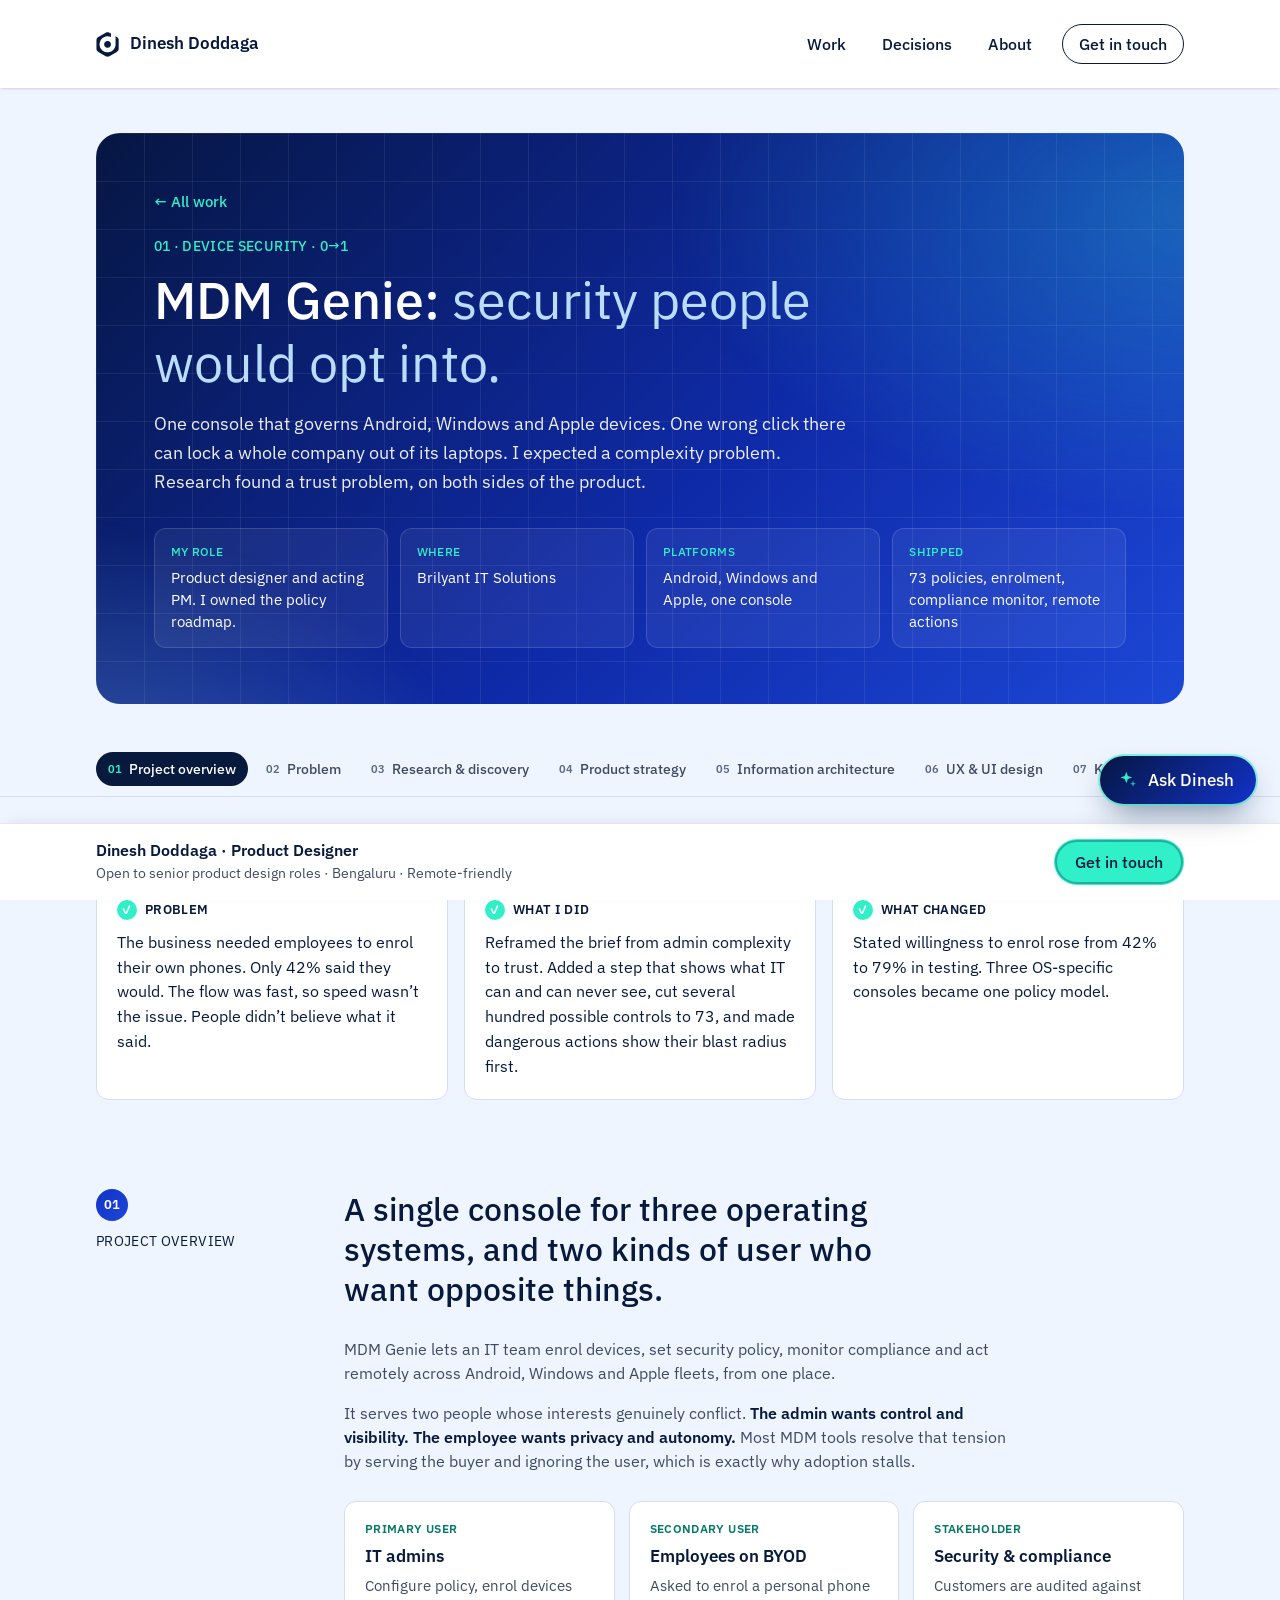
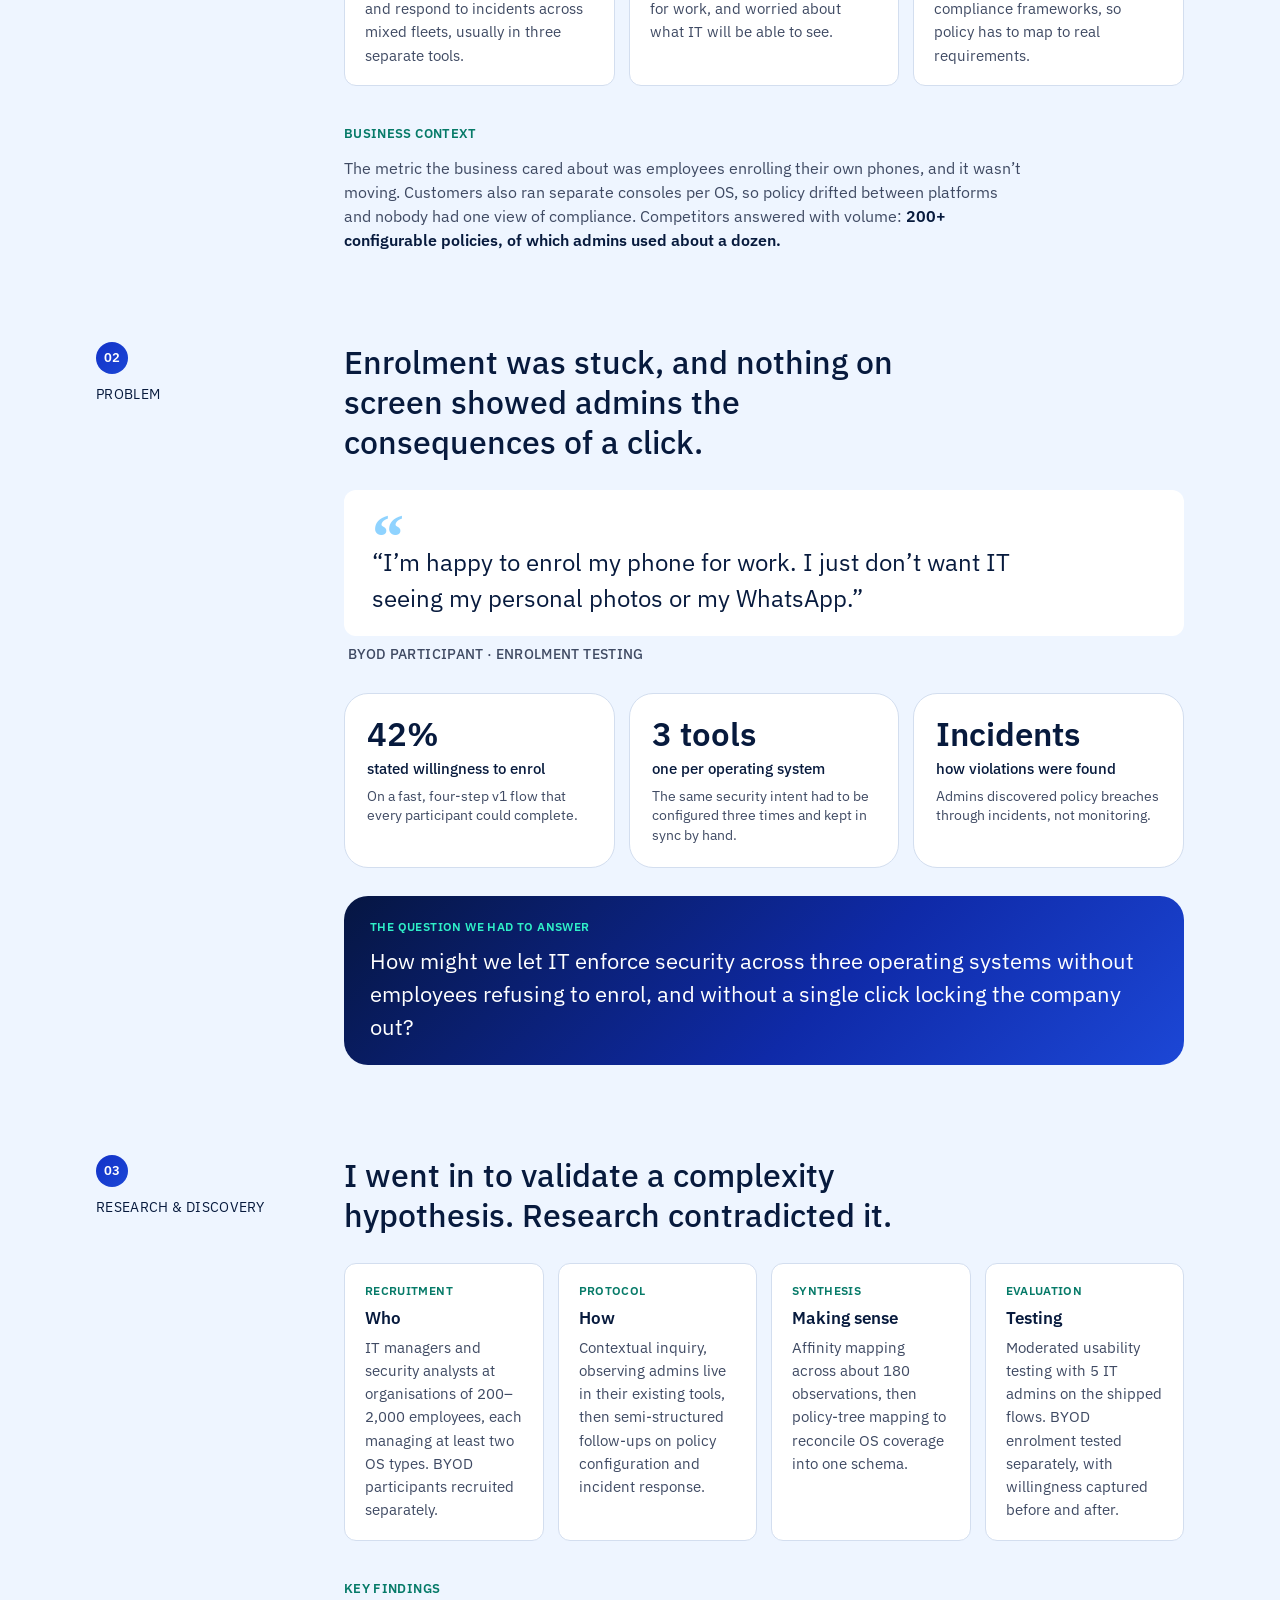
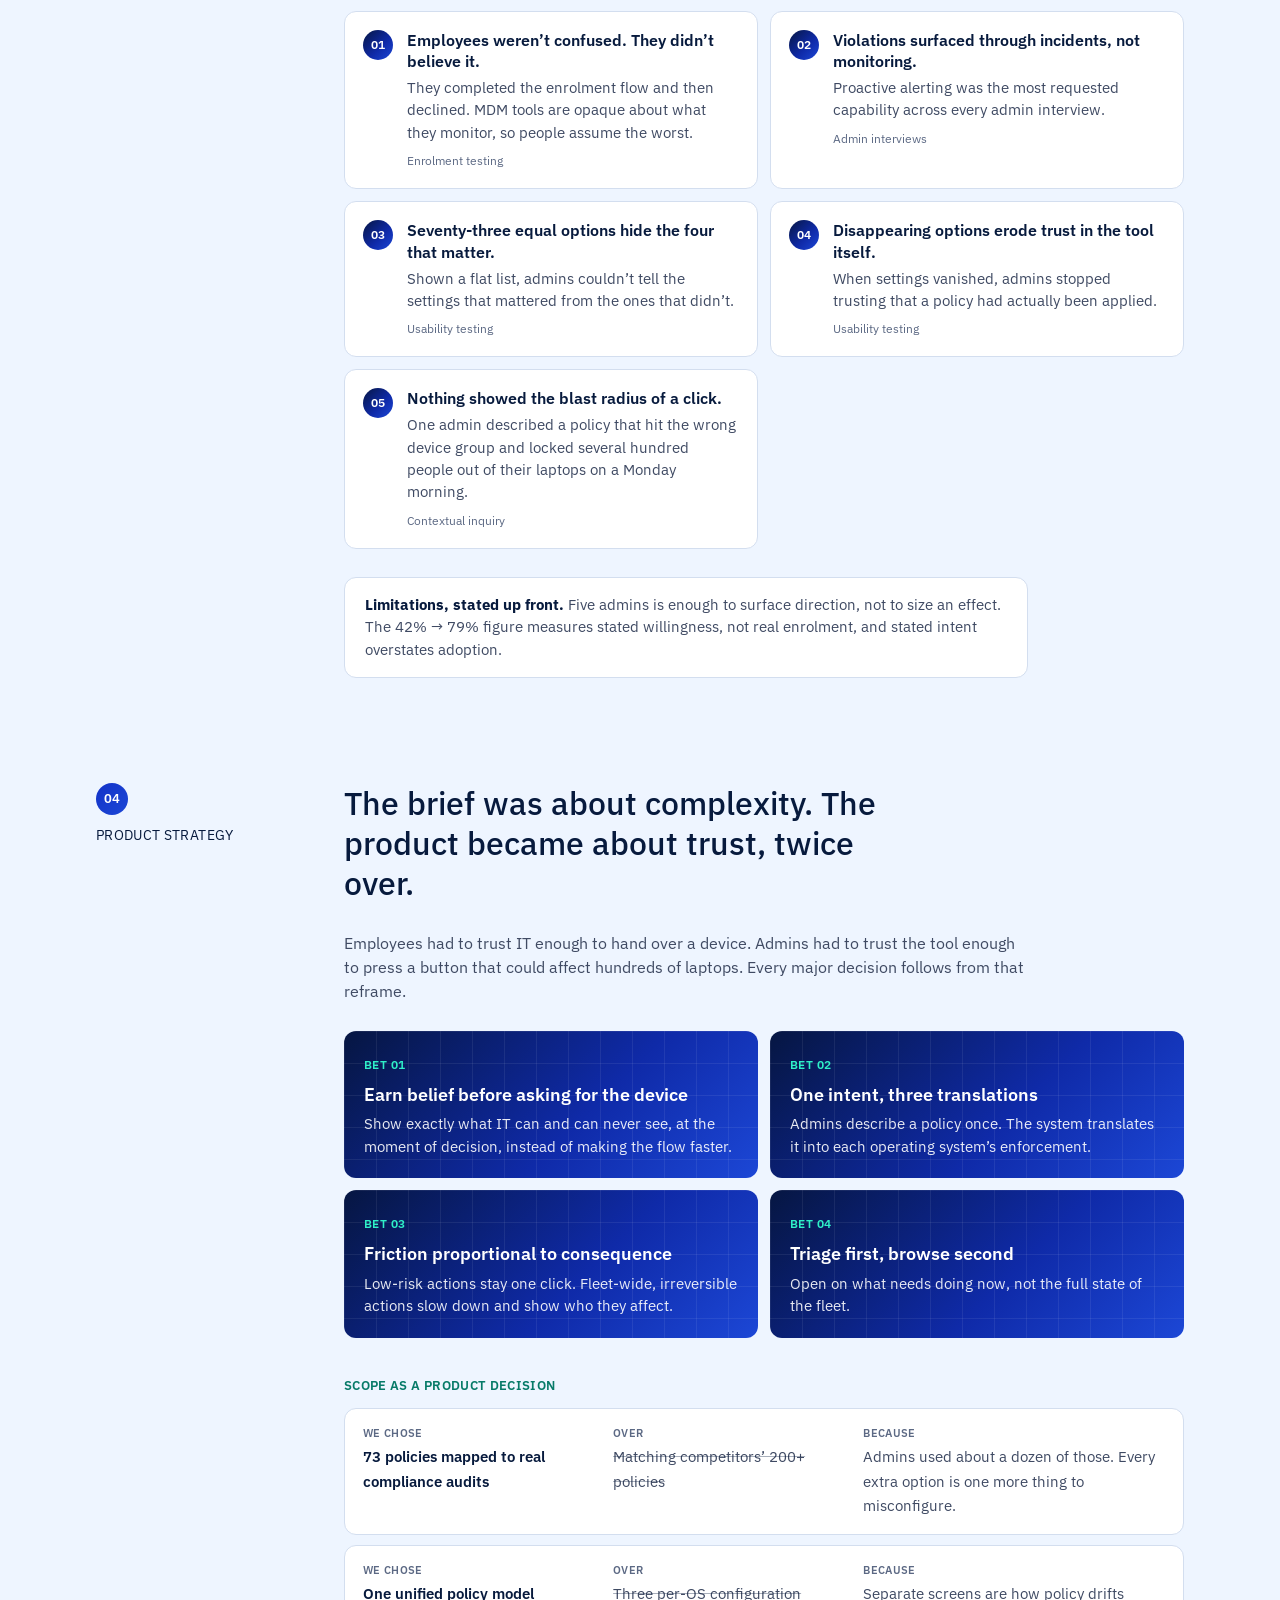
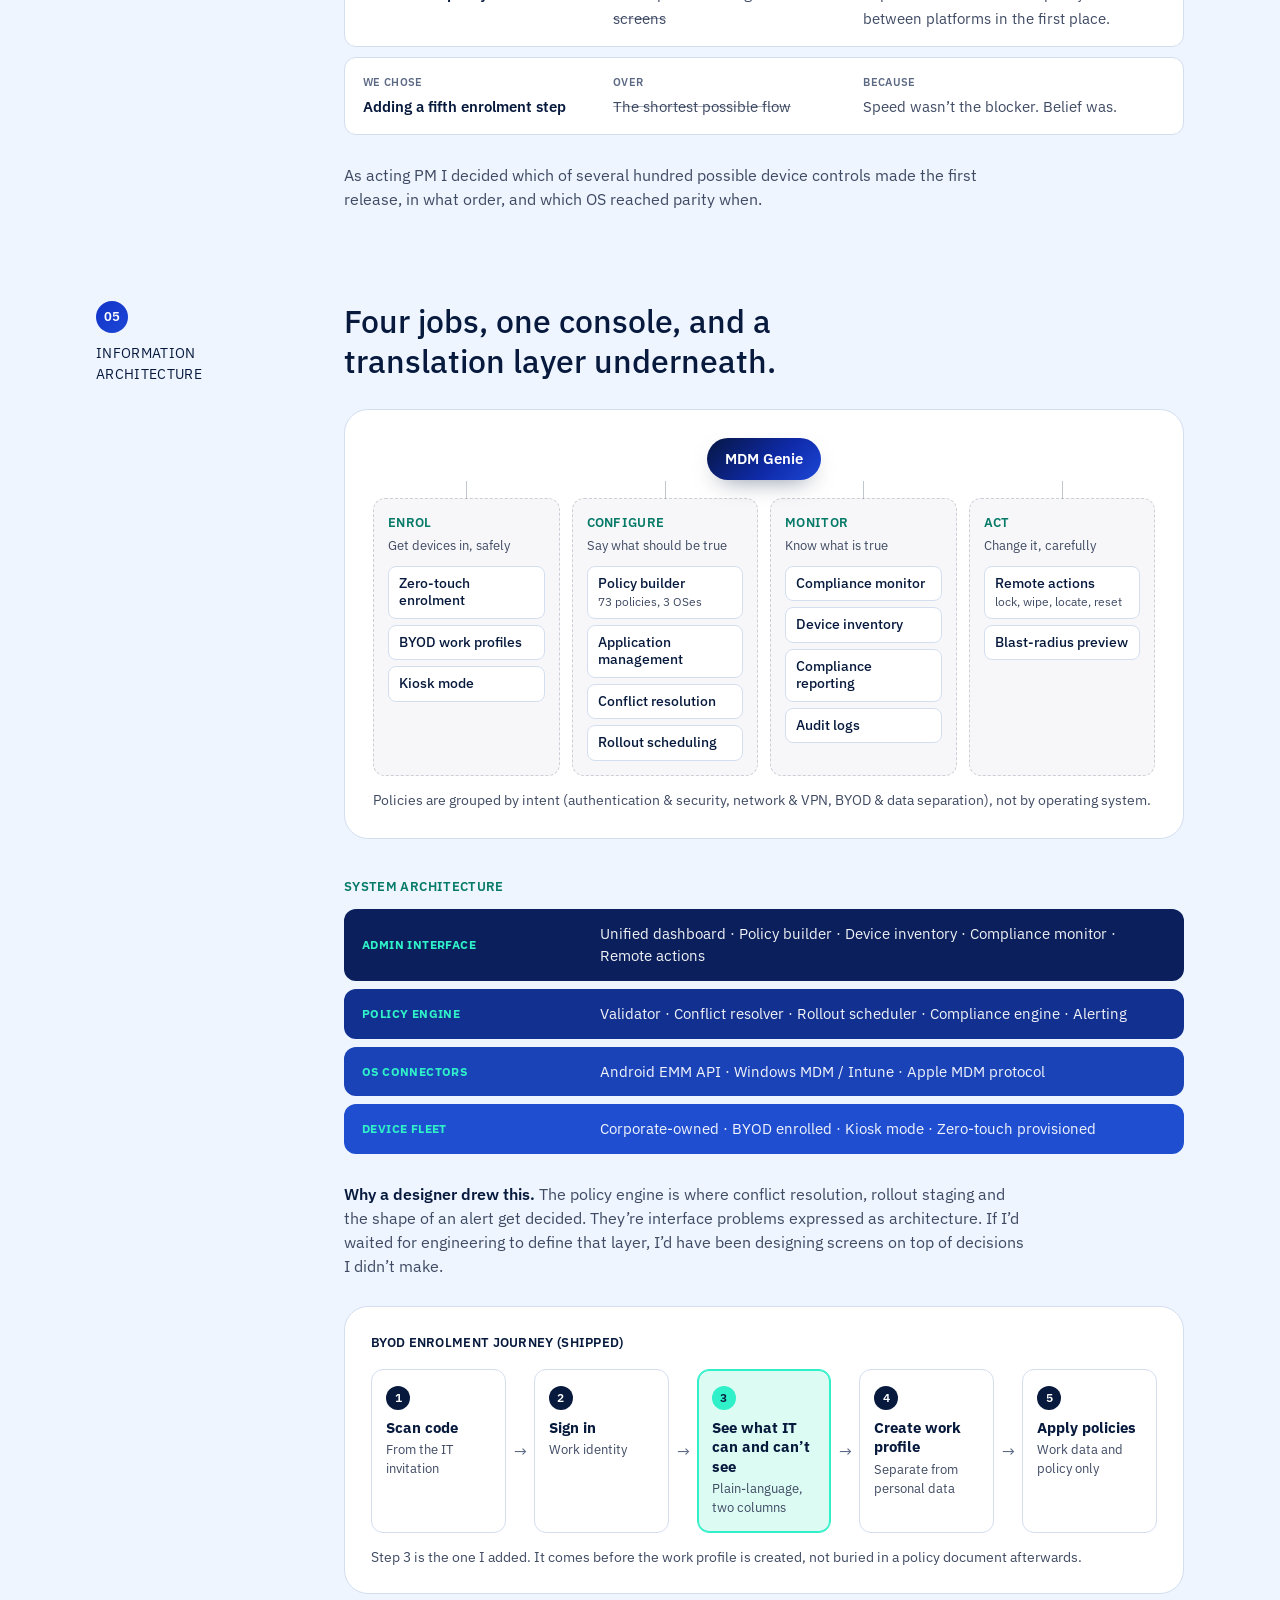
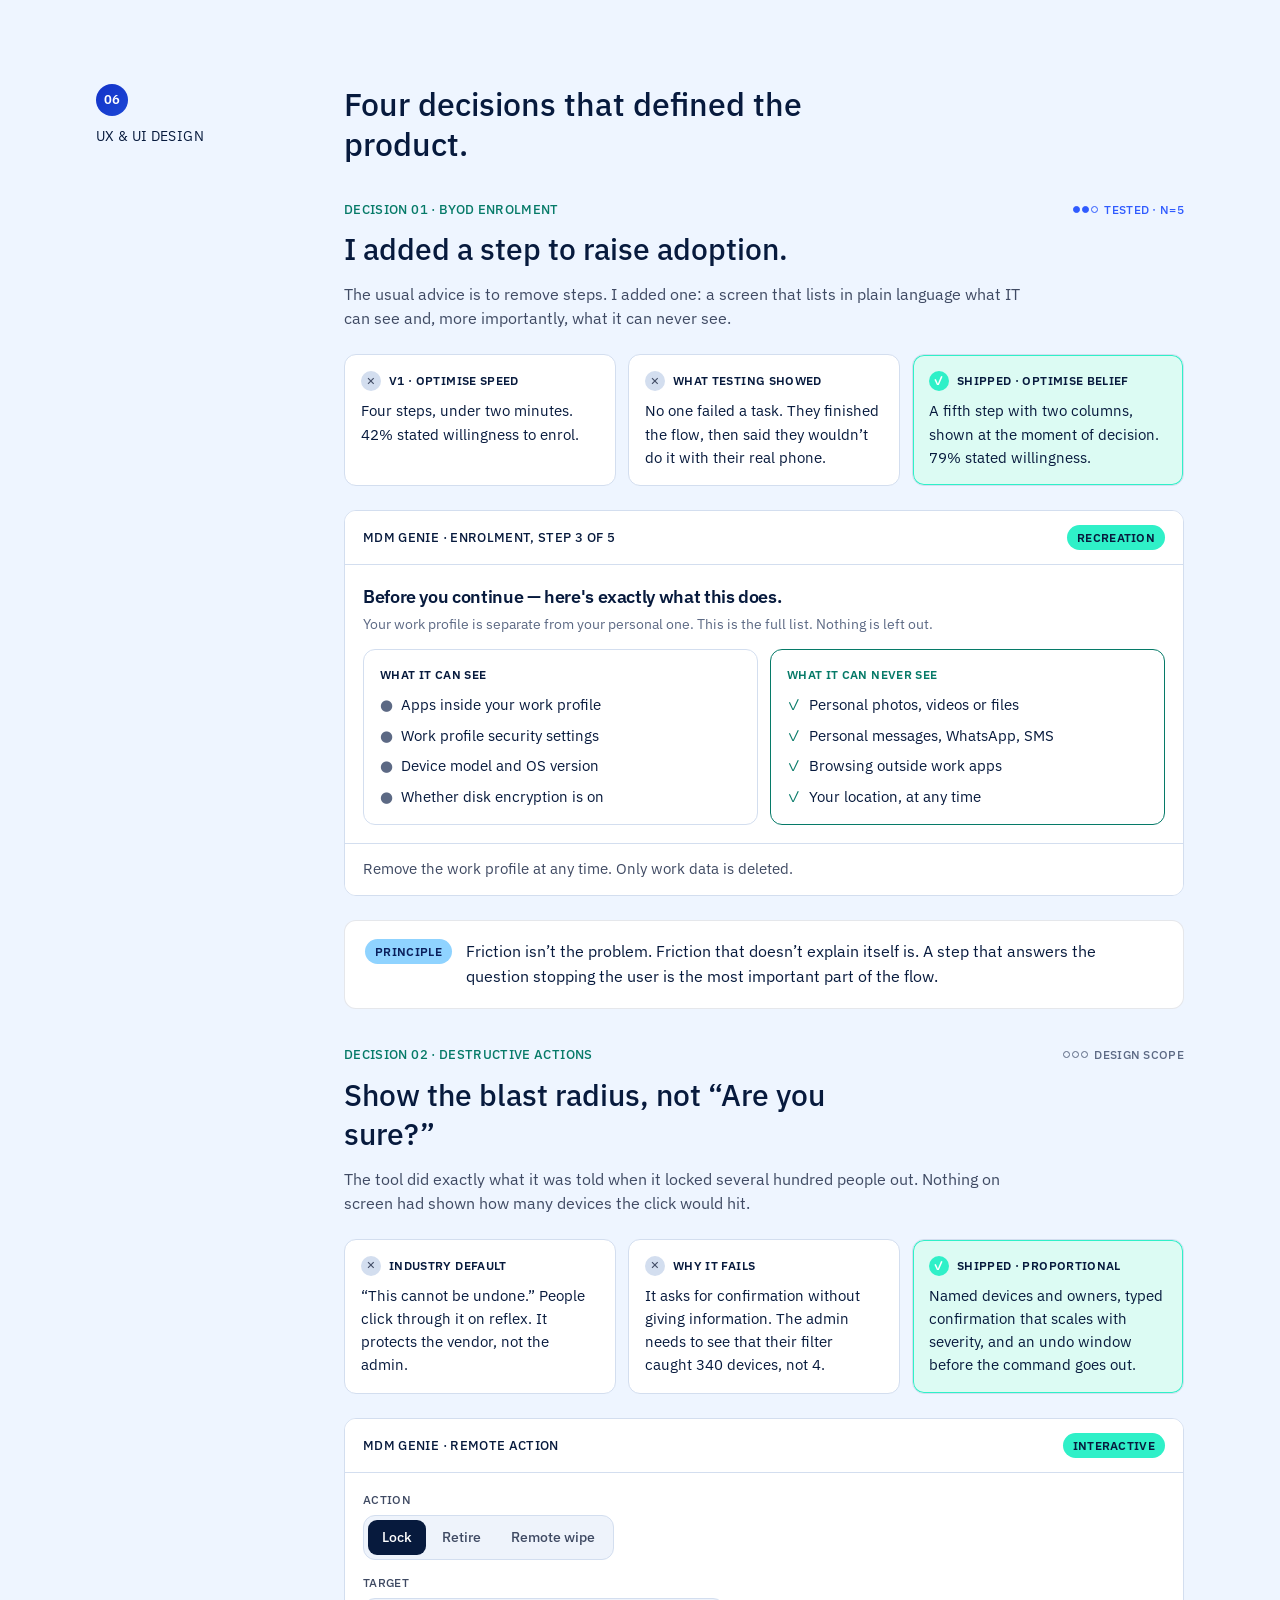
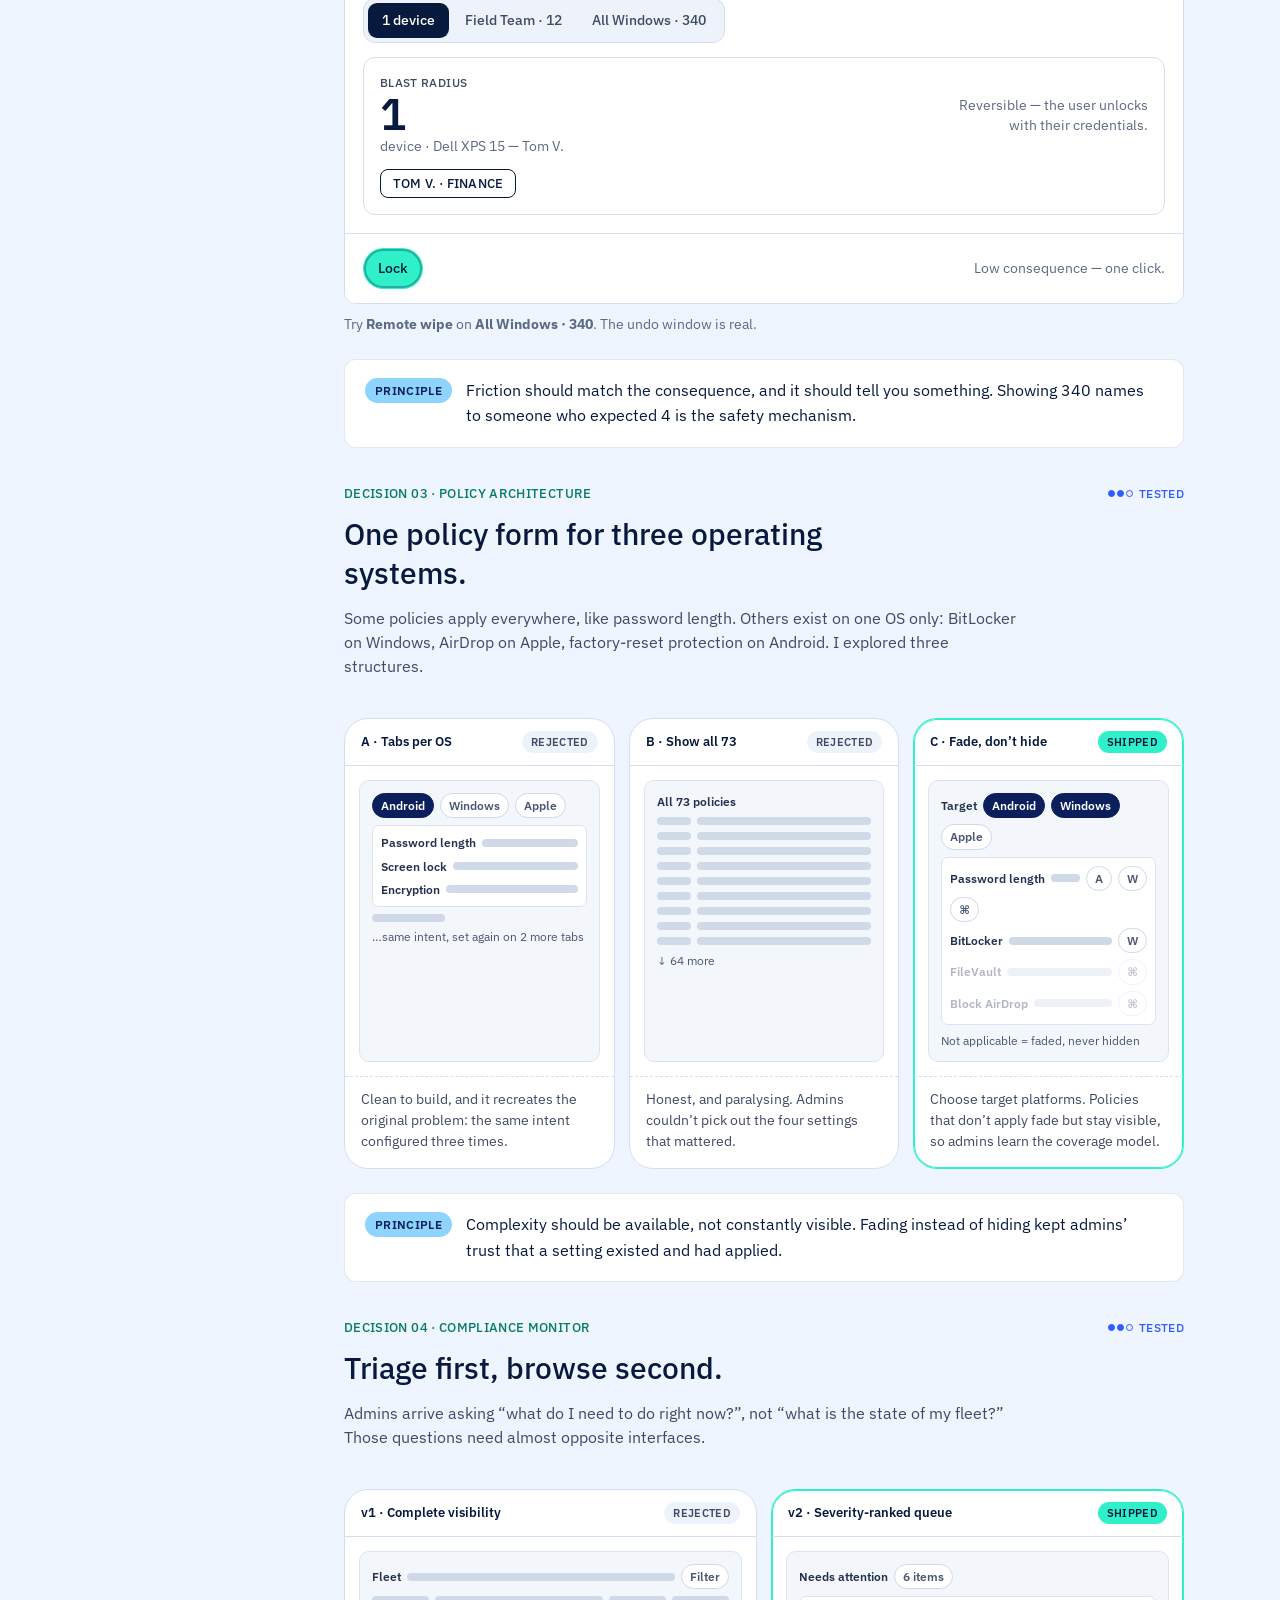
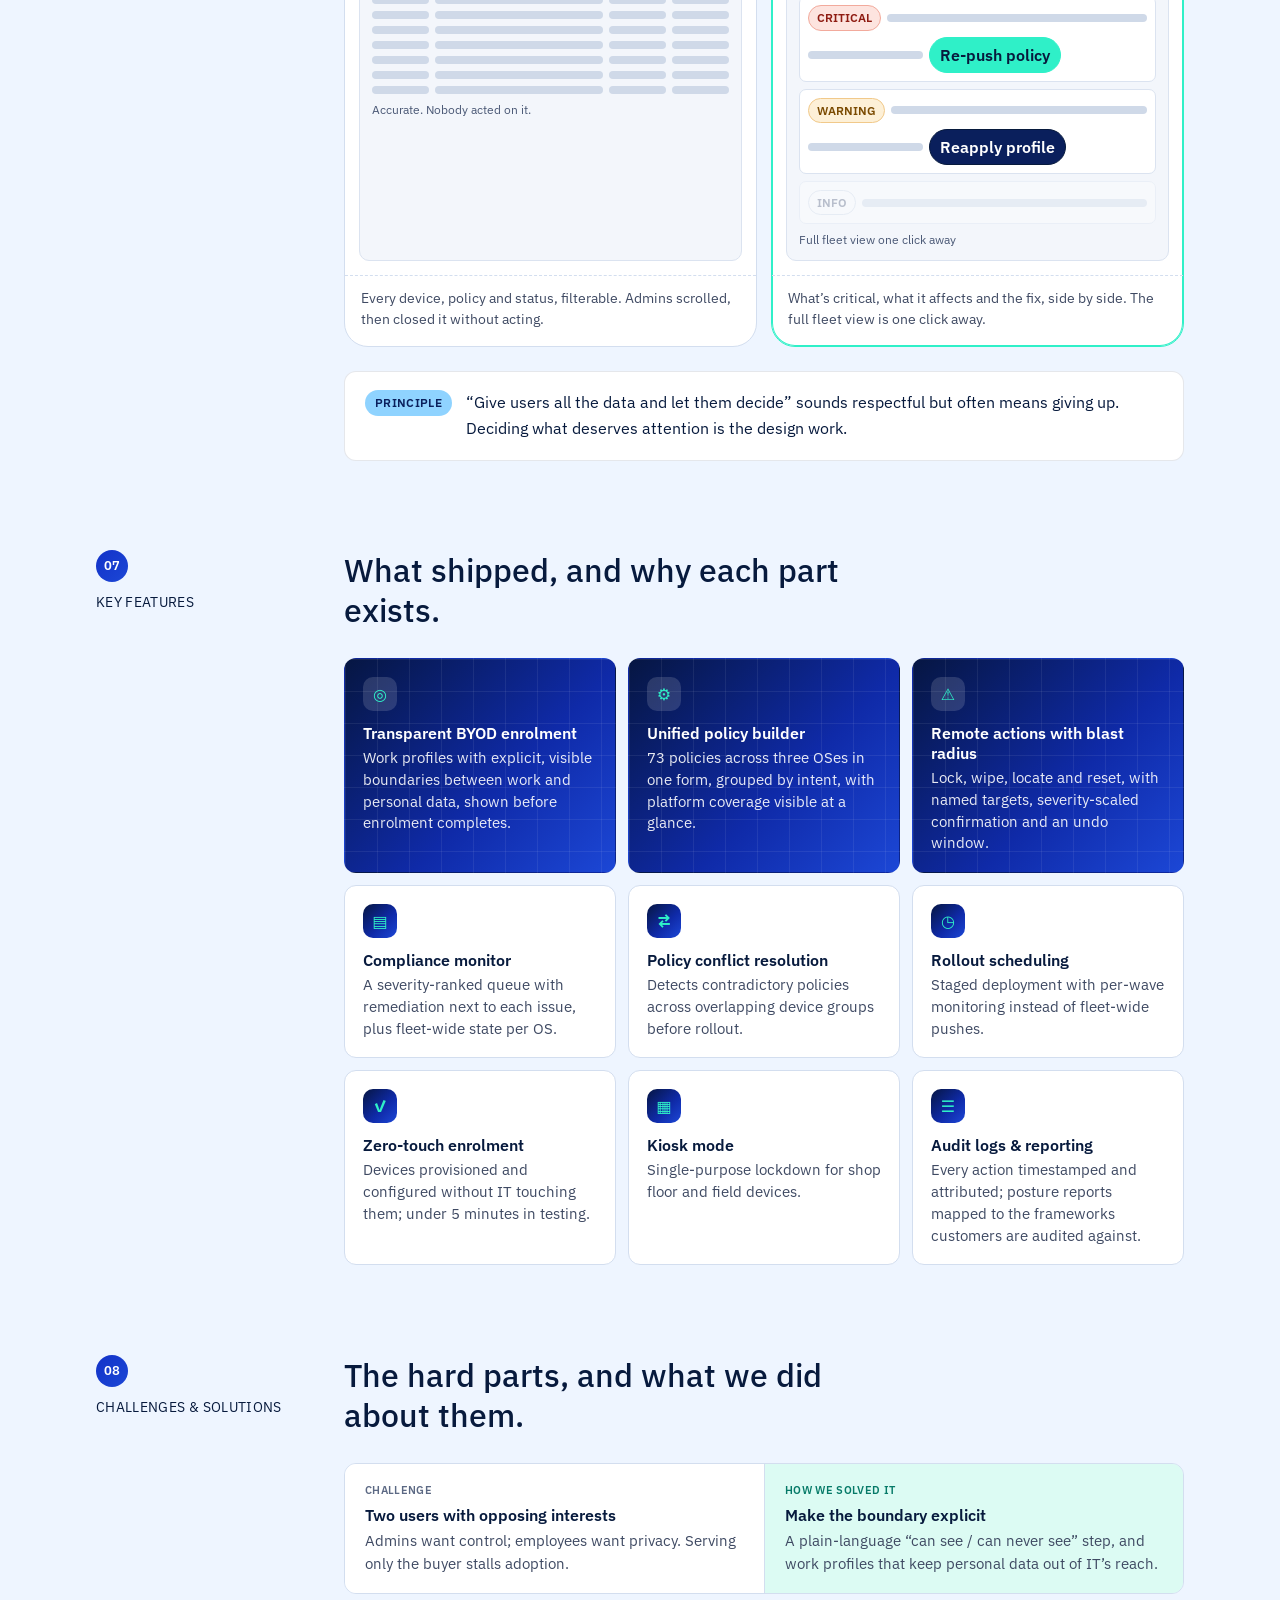
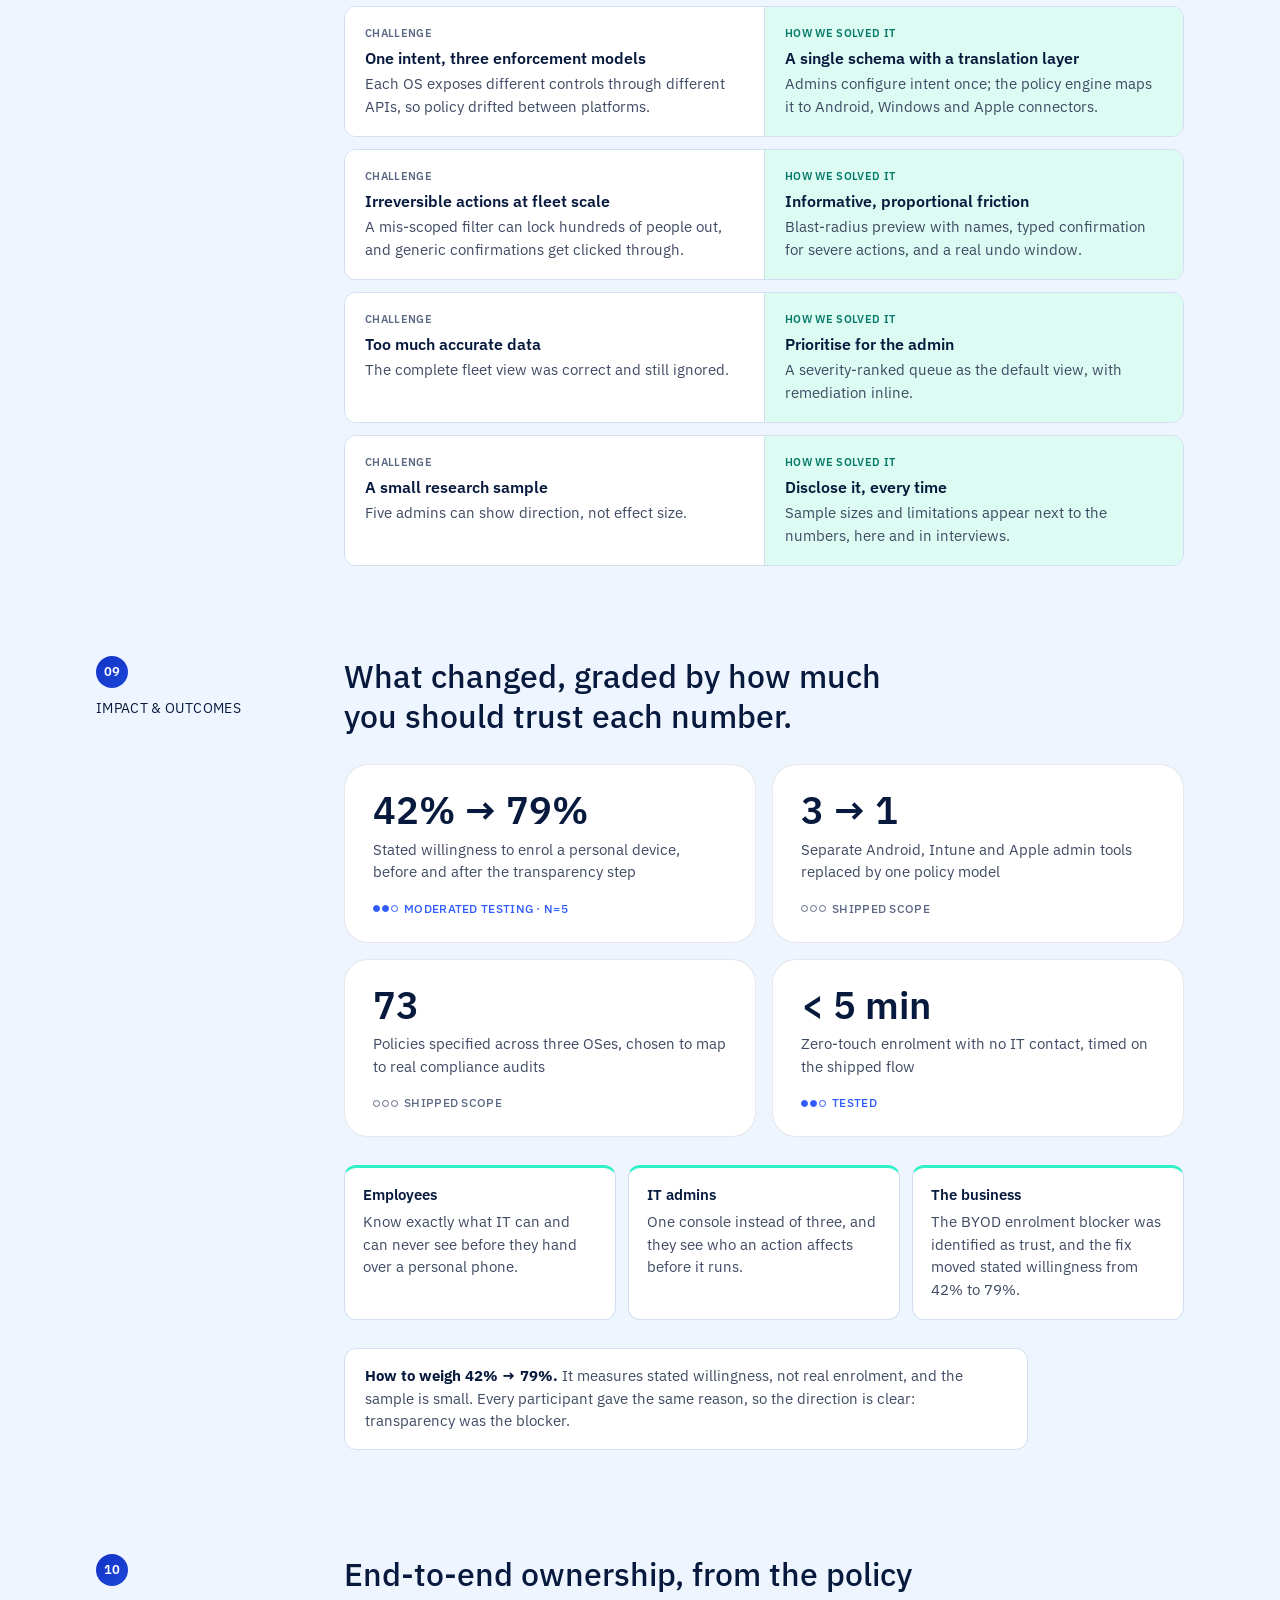
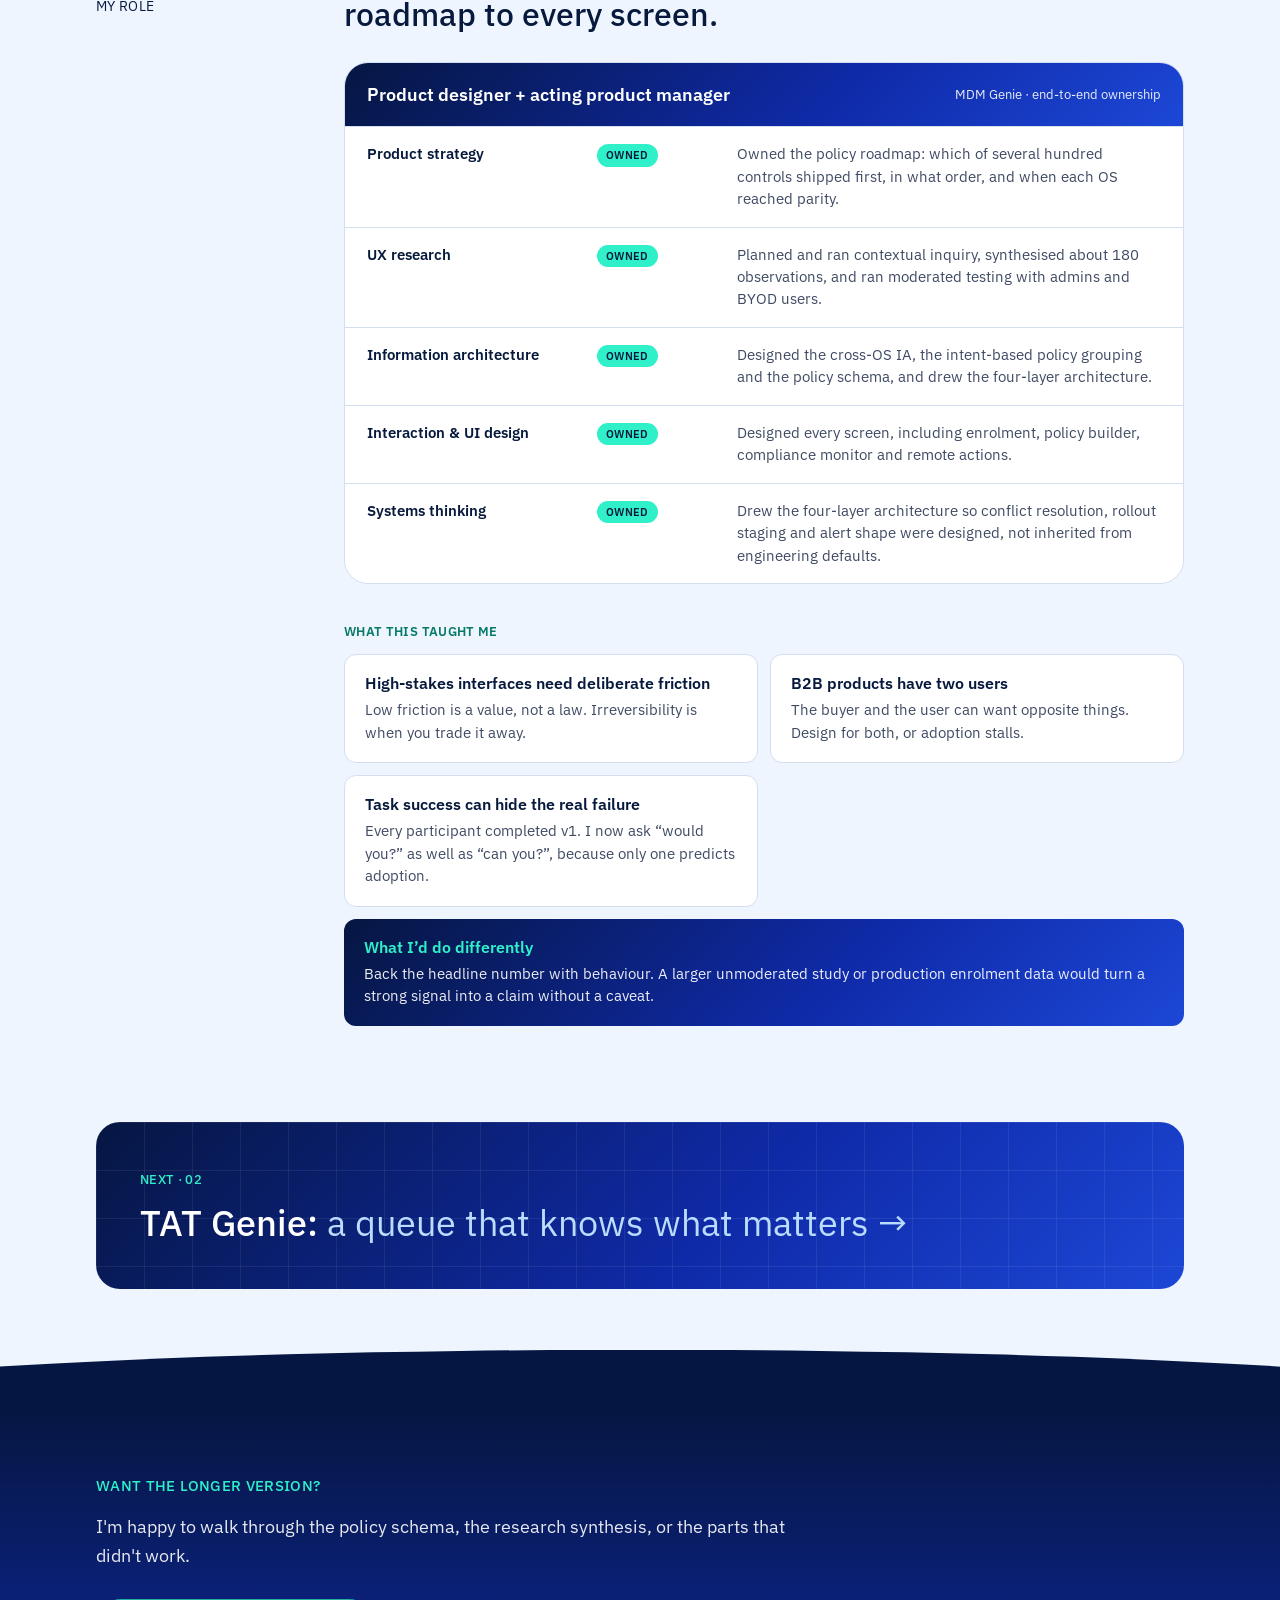
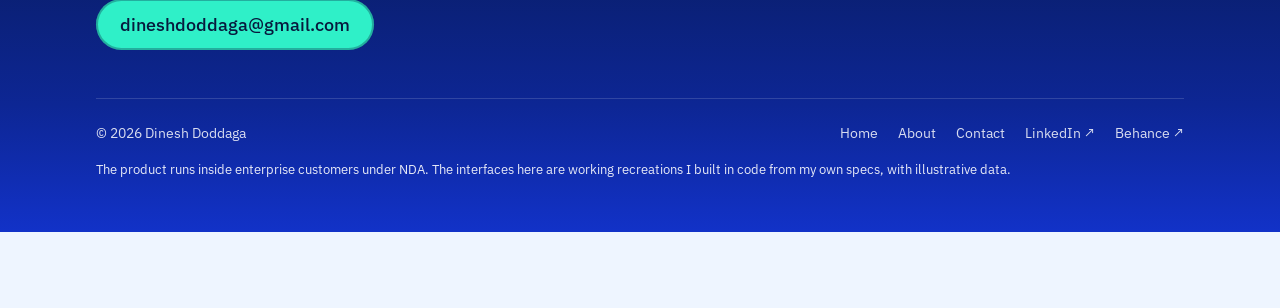
<file: mdm.html>
<!doctype html>
<html lang="en" data-brand="d">

<head>
  <meta charset="utf-8">
  <meta name="viewport" content="width=device-width, initial-scale=1, viewport-fit=cover">
  <title>MDM Genie — Dinesh Doddaga</title>
  <meta name="description"
    content="Case study: designing cross-platform device management where the real blocker was trust, not usability.">
  <script>document.documentElement.classList.add('js'); (function () { try { var q = new URLSearchParams(location.search).get('brand'), s = sessionStorage; if (q) { s.setItem('dd-brand', q); } var b = s.getItem('dd-brand'); if (b) document.documentElement.dataset.brand = b; } catch (e) { } })();</script>
  <link rel="preconnect" href="https://fonts.googleapis.com">
  <link rel="preconnect" href="https://fonts.gstatic.com" crossorigin>
  <link
    href="https://fonts.googleapis.com/css2?family=IBM+Plex+Sans:wght@400;500;600;700&family=IBM+Plex+Mono:wght@400;500&display=swap"
    rel="stylesheet">
  <link rel="stylesheet" href="assets/styles.css?v=33">
  <link rel="icon"
    href="data:image/svg+xml,%3Csvg%20xmlns%3D%22http%3A//www.w3.org/2000/svg%22%20viewBox%3D%220%200%2055%2061%22%3E%3Crect%20width%3D%2255%22%20height%3D%2261%22%20rx%3D%2213%22%20fill%3D%22%2308080a%22/%3E%3Cpath%20d%3D%22M35.9272%2030.0833C35.9272%2030.6302%2035.8751%2031.1667%2035.7709%2031.7031C35.6615%2032.2344%2035.5053%2032.7552%2035.297%2033.2552C35.0886%2033.7604%2034.8334%2034.2396%2034.5313%2034.6875C34.2293%2035.1406%2033.8855%2035.5625%2033.5001%2035.9479C33.1147%2036.3281%2032.698%2036.6719%2032.2449%2036.974C31.7918%2037.276%2031.3178%2037.5313%2030.8126%2037.7396C30.3126%2037.9479%2029.7917%2038.1094%2029.2605%2038.2135C28.724%2038.3177%2028.1876%2038.375%2027.6407%2038.375C27.099%2038.375%2026.5574%2038.3177%2026.0261%2038.2135C25.4897%2038.1094%2024.974%2037.9479%2024.4688%2037.7396C23.9688%2037.5313%2023.4897%2037.276%2023.0365%2036.974C22.5834%2036.6719%2022.1667%2036.3281%2021.7813%2035.9479C21.3959%2035.5625%2021.0522%2035.1406%2020.7501%2034.6875C20.448%2034.2396%2020.1928%2033.7604%2019.9845%2033.2552C19.7761%2032.7552%2019.6199%2032.2344%2019.5157%2031.7031C19.4063%2031.1667%2019.3542%2030.6302%2019.3542%2030.0833C19.3542%2029.5417%2019.4063%2029.0052%2019.5157%2028.4688C19.6199%2027.9375%2019.7761%2027.4167%2019.9845%2026.9167C20.1928%2026.4115%2020.448%2025.9323%2020.7501%2025.4844C21.0522%2025.0312%2021.3959%2024.6094%2021.7813%2024.224C22.1667%2023.8438%2022.5834%2023.5%2023.0365%2023.1979C23.4897%2022.8958%2023.9688%2022.6406%2024.4688%2022.4323C24.974%2022.224%2025.4897%2022.0625%2026.0261%2021.9583C26.5574%2021.8542%2027.099%2021.7969%2027.6407%2021.7969C28.1876%2021.7969%2028.724%2021.8542%2029.2605%2021.9583C29.7917%2022.0625%2030.3126%2022.224%2030.8126%2022.4323C31.3178%2022.6406%2031.7918%2022.8958%2032.2449%2023.1979C32.698%2023.5%2033.1147%2023.8438%2033.5001%2024.224C33.8855%2024.6094%2034.2293%2025.0312%2034.5313%2025.4844C34.8334%2025.9323%2035.0886%2026.4115%2035.297%2026.9167C35.5053%2027.4167%2035.6615%2027.9375%2035.7709%2028.4688C35.8751%2029.0052%2035.9272%2029.5417%2035.9272%2030.0833Z%22%20fill%3D%22%23f5f5f6%22/%3E%3Cpath%20d%3D%22M50.1301%2012.052L47.151%2010.3333V30.8124H47.1353C47.1093%2031.5051%2047.0468%2032.1926%2046.9478%2032.8801C46.8489%2033.5676%2046.7135%2034.2447%2046.5416%2034.9166C46.3697%2035.5885%2046.1614%2036.2447%2045.9166%2036.8958C45.677%2037.5468%2045.401%2038.1822%2045.0885%2038.802C44.7812%2039.4218%2044.4374%2040.0208%2044.0624%2040.6041C43.6874%2041.1874%2043.2864%2041.7499%2042.8489%2042.2916C42.4166%2042.828%2041.953%2043.3437%2041.4635%2043.8385C40.9791%2044.328%2040.4635%2044.7916%2039.927%2045.2291C39.3853%2045.6614%2038.828%2046.0676%2038.2447%2046.4478C37.6614%2046.8228%2037.0624%2047.1666%2036.4426%2047.4791C35.8228%2047.7916%2035.1926%2048.0728%2034.5416%2048.3176C33.8958%2048.5624%2033.2343%2048.7708%2032.5676%2048.9426C31.8958%2049.1197%2031.2187%2049.2603%2030.5312%2049.3593C29.8437%2049.4635%2029.1562%2049.5312%2028.4635%2049.5572C27.7708%2049.5885%2027.078%2049.578%2026.3905%2049.5312C25.6978%2049.4895%2025.0103%2049.4062%2024.328%2049.2916C23.6458%2049.1718%2022.9687%2049.0155%2022.302%2048.828C21.6353%2048.6353%2020.9843%2048.4114%2020.3385%2048.151C19.6978%2047.8905%2019.0728%2047.5989%2018.4583%2047.2708C17.8489%2046.9478%2017.2551%2046.5885%2016.6822%2046.1978C16.1093%2045.8072%2015.5572%2045.3905%2015.0312%2044.9374C14.5051%2044.4895%2013.9999%2044.0155%2013.5208%2043.5155C13.0468%2043.0103%2012.5937%2042.4843%2012.1718%2041.9374C11.7499%2041.3853%2011.3593%2040.8124%2010.9999%2040.2239C10.6405%2039.6301%2010.3124%2039.0208%2010.0155%2038.3958C9.71867%2037.7655%209.45825%2037.1249%209.22909%2036.4739C9.00513%2035.8176%208.81242%2035.151%208.65617%2034.4791C8.49992%2033.802%208.38013%2033.1197%208.29679%2032.4322C8.21346%2031.7447%208.16659%2031.0572%208.15617%2030.3645C8.14575%2029.6718%208.17179%2028.9791%208.23429%2028.2864C8.29679%2027.5989%208.39575%2026.9114%208.53638%2026.2343C8.67179%2025.552%208.84367%2024.8853%209.052%2024.2239C9.26034%2023.5624%209.49992%2022.9114%209.78117%2022.276C10.0572%2021.6458%2010.3645%2021.026%2010.7083%2020.4218C11.052%2019.8228%2011.427%2019.2395%2011.8333%2018.677C12.2343%2018.1145%2012.6718%2017.5728%2013.1353%2017.0572C13.5937%2016.5416%2014.0833%2016.052%2014.5989%2015.5885C15.1145%2015.1249%2015.651%2014.6874%2016.2135%2014.2812C16.776%2013.8749%2017.3541%2013.4999%2017.9583%2013.1562C18.5572%2012.8124%2019.177%2012.4999%2019.8124%2012.2239C20.4478%2011.9426%2021.0937%2011.6978%2021.7551%2011.4895C22.4166%2011.2812%2023.0833%2011.1041%2023.7655%2010.9687C24.4426%2010.828%2025.1249%2010.7291%2025.8176%2010.6614C26.5051%2010.5989%2027.1978%2010.5676%2027.8905%2010.578C28.5833%2010.5885%2029.276%2010.6301%2029.9635%2010.7135C30.651%2010.7968%2031.3333%2010.9166%2032.0103%2011.0676C32.6822%2011.2239%2033.3489%2011.4166%2034.0051%2011.6405C34.6614%2011.8645%2035.302%2012.1249%2035.927%2012.4218V3.85409L32.276%201.74471C31.5728%201.33846%2030.828%201.03117%2030.0416%200.822835C29.2551%200.609294%2028.453%200.505127%2027.6405%200.505127C26.828%200.505127%2026.026%200.609294%2025.2447%200.822835C24.4583%201.03117%2023.7135%201.33846%2023.0051%201.74471L5.15617%2012.052C4.44784%2012.4583%203.80721%2012.9478%203.23429%2013.526C2.66138%2014.0989%202.16659%2014.7395%201.76034%2015.4478C1.35409%2016.151%201.04679%2016.8958%200.833252%2017.6822C0.624919%2018.4687%200.520752%2019.2655%200.520752%2020.078V40.6926C0.520752%2041.5051%200.624919%2042.3072%200.833252%2043.0937C1.04679%2043.8801%201.35409%2044.6249%201.76034%2045.328C2.16659%2046.0312%202.66138%2046.6718%203.23429%2047.2499C3.80721%2047.8228%204.44784%2048.3124%205.15617%2048.7187L23.0051%2059.026C23.7135%2059.4322%2024.4583%2059.7447%2025.2447%2059.953C26.026%2060.1614%2026.828%2060.2708%2027.6405%2060.2708C28.453%2060.2708%2029.2551%2060.1614%2030.0416%2059.953C30.828%2059.7447%2031.5728%2059.4322%2032.276%2059.026L50.1301%2048.7187C50.8333%2048.3124%2051.4739%2047.8228%2052.0468%2047.2447C52.6249%2046.6718%2053.1145%2046.0312%2053.5208%2045.328C53.927%2044.6197%2054.2395%2043.8749%2054.4478%2043.0885C54.6562%2042.3072%2054.7655%2041.5051%2054.7655%2040.6926V20.078C54.7655%2019.2655%2054.6562%2018.4687%2054.4478%2017.6822C54.2395%2016.8958%2053.927%2016.151%2053.5208%2015.4478C53.1145%2014.7395%2052.6249%2014.0989%2052.0468%2013.526C51.4739%2012.9478%2050.8333%2012.4583%2050.1301%2012.052Z%22%20fill%3D%22%23f5f5f6%22/%3E%3C/svg%3E">
</head>

<body>
  <div class="prog" aria-hidden="true"></div>
  <a class="skip" href="#main">Skip to content</a>
  <nav class="nav" aria-label="Primary">
    <div class="wrap nav-in">
      <a class="brand" href="index.html"><span class="brand-mark" aria-hidden="true"><svg class="logo-mark"
            viewBox="0 0 55 61" fill="none" xmlns="http://www.w3.org/2000/svg" aria-hidden="true">
            <path
              d="M35.9272 30.0833C35.9272 30.6302 35.8751 31.1667 35.7709 31.7031C35.6615 32.2344 35.5053 32.7552 35.297 33.2552C35.0886 33.7604 34.8334 34.2396 34.5313 34.6875C34.2293 35.1406 33.8855 35.5625 33.5001 35.9479C33.1147 36.3281 32.698 36.6719 32.2449 36.974C31.7918 37.276 31.3178 37.5313 30.8126 37.7396C30.3126 37.9479 29.7917 38.1094 29.2605 38.2135C28.724 38.3177 28.1876 38.375 27.6407 38.375C27.099 38.375 26.5574 38.3177 26.0261 38.2135C25.4897 38.1094 24.974 37.9479 24.4688 37.7396C23.9688 37.5313 23.4897 37.276 23.0365 36.974C22.5834 36.6719 22.1667 36.3281 21.7813 35.9479C21.3959 35.5625 21.0522 35.1406 20.7501 34.6875C20.448 34.2396 20.1928 33.7604 19.9845 33.2552C19.7761 32.7552 19.6199 32.2344 19.5157 31.7031C19.4063 31.1667 19.3542 30.6302 19.3542 30.0833C19.3542 29.5417 19.4063 29.0052 19.5157 28.4688C19.6199 27.9375 19.7761 27.4167 19.9845 26.9167C20.1928 26.4115 20.448 25.9323 20.7501 25.4844C21.0522 25.0312 21.3959 24.6094 21.7813 24.224C22.1667 23.8438 22.5834 23.5 23.0365 23.1979C23.4897 22.8958 23.9688 22.6406 24.4688 22.4323C24.974 22.224 25.4897 22.0625 26.0261 21.9583C26.5574 21.8542 27.099 21.7969 27.6407 21.7969C28.1876 21.7969 28.724 21.8542 29.2605 21.9583C29.7917 22.0625 30.3126 22.224 30.8126 22.4323C31.3178 22.6406 31.7918 22.8958 32.2449 23.1979C32.698 23.5 33.1147 23.8438 33.5001 24.224C33.8855 24.6094 34.2293 25.0312 34.5313 25.4844C34.8334 25.9323 35.0886 26.4115 35.297 26.9167C35.5053 27.4167 35.6615 27.9375 35.7709 28.4688C35.8751 29.0052 35.9272 29.5417 35.9272 30.0833Z"
              fill="currentColor" />
            <path
              d="M50.1301 12.052L47.151 10.3333V30.8124H47.1353C47.1093 31.5051 47.0468 32.1926 46.9478 32.8801C46.8489 33.5676 46.7135 34.2447 46.5416 34.9166C46.3697 35.5885 46.1614 36.2447 45.9166 36.8958C45.677 37.5468 45.401 38.1822 45.0885 38.802C44.7812 39.4218 44.4374 40.0208 44.0624 40.6041C43.6874 41.1874 43.2864 41.7499 42.8489 42.2916C42.4166 42.828 41.953 43.3437 41.4635 43.8385C40.9791 44.328 40.4635 44.7916 39.927 45.2291C39.3853 45.6614 38.828 46.0676 38.2447 46.4478C37.6614 46.8228 37.0624 47.1666 36.4426 47.4791C35.8228 47.7916 35.1926 48.0728 34.5416 48.3176C33.8958 48.5624 33.2343 48.7708 32.5676 48.9426C31.8958 49.1197 31.2187 49.2603 30.5312 49.3593C29.8437 49.4635 29.1562 49.5312 28.4635 49.5572C27.7708 49.5885 27.078 49.578 26.3905 49.5312C25.6978 49.4895 25.0103 49.4062 24.328 49.2916C23.6458 49.1718 22.9687 49.0155 22.302 48.828C21.6353 48.6353 20.9843 48.4114 20.3385 48.151C19.6978 47.8905 19.0728 47.5989 18.4583 47.2708C17.8489 46.9478 17.2551 46.5885 16.6822 46.1978C16.1093 45.8072 15.5572 45.3905 15.0312 44.9374C14.5051 44.4895 13.9999 44.0155 13.5208 43.5155C13.0468 43.0103 12.5937 42.4843 12.1718 41.9374C11.7499 41.3853 11.3593 40.8124 10.9999 40.2239C10.6405 39.6301 10.3124 39.0208 10.0155 38.3958C9.71867 37.7655 9.45825 37.1249 9.22909 36.4739C9.00513 35.8176 8.81242 35.151 8.65617 34.4791C8.49992 33.802 8.38013 33.1197 8.29679 32.4322C8.21346 31.7447 8.16659 31.0572 8.15617 30.3645C8.14575 29.6718 8.17179 28.9791 8.23429 28.2864C8.29679 27.5989 8.39575 26.9114 8.53638 26.2343C8.67179 25.552 8.84367 24.8853 9.052 24.2239C9.26034 23.5624 9.49992 22.9114 9.78117 22.276C10.0572 21.6458 10.3645 21.026 10.7083 20.4218C11.052 19.8228 11.427 19.2395 11.8333 18.677C12.2343 18.1145 12.6718 17.5728 13.1353 17.0572C13.5937 16.5416 14.0833 16.052 14.5989 15.5885C15.1145 15.1249 15.651 14.6874 16.2135 14.2812C16.776 13.8749 17.3541 13.4999 17.9583 13.1562C18.5572 12.8124 19.177 12.4999 19.8124 12.2239C20.4478 11.9426 21.0937 11.6978 21.7551 11.4895C22.4166 11.2812 23.0833 11.1041 23.7655 10.9687C24.4426 10.828 25.1249 10.7291 25.8176 10.6614C26.5051 10.5989 27.1978 10.5676 27.8905 10.578C28.5833 10.5885 29.276 10.6301 29.9635 10.7135C30.651 10.7968 31.3333 10.9166 32.0103 11.0676C32.6822 11.2239 33.3489 11.4166 34.0051 11.6405C34.6614 11.8645 35.302 12.1249 35.927 12.4218V3.85409L32.276 1.74471C31.5728 1.33846 30.828 1.03117 30.0416 0.822835C29.2551 0.609294 28.453 0.505127 27.6405 0.505127C26.828 0.505127 26.026 0.609294 25.2447 0.822835C24.4583 1.03117 23.7135 1.33846 23.0051 1.74471L5.15617 12.052C4.44784 12.4583 3.80721 12.9478 3.23429 13.526C2.66138 14.0989 2.16659 14.7395 1.76034 15.4478C1.35409 16.151 1.04679 16.8958 0.833252 17.6822C0.624919 18.4687 0.520752 19.2655 0.520752 20.078V40.6926C0.520752 41.5051 0.624919 42.3072 0.833252 43.0937C1.04679 43.8801 1.35409 44.6249 1.76034 45.328C2.16659 46.0312 2.66138 46.6718 3.23429 47.2499C3.80721 47.8228 4.44784 48.3124 5.15617 48.7187L23.0051 59.026C23.7135 59.4322 24.4583 59.7447 25.2447 59.953C26.026 60.1614 26.828 60.2708 27.6405 60.2708C28.453 60.2708 29.2551 60.1614 30.0416 59.953C30.828 59.7447 31.5728 59.4322 32.276 59.026L50.1301 48.7187C50.8333 48.3124 51.4739 47.8228 52.0468 47.2447C52.6249 46.6718 53.1145 46.0312 53.5208 45.328C53.927 44.6197 54.2395 43.8749 54.4478 43.0885C54.6562 42.3072 54.7655 41.5051 54.7655 40.6926V20.078C54.7655 19.2655 54.6562 18.4687 54.4478 17.6822C54.2395 16.8958 53.927 16.151 53.5208 15.4478C53.1145 14.7395 52.6249 14.0989 52.0468 13.526C51.4739 12.9478 50.8333 12.4583 50.1301 12.052Z"
              fill="currentColor" />
          </svg></span>Dinesh Doddaga</a>
      <div class="nav-links"><a href="index.html#work">Work</a><a href="index.html#decisions">Decisions</a><a
          href="/about">About</a><a class="cta" href="contact">Get in touch</a></div>
    </div>
  </nav>

  <main id="main">
    <header class="cs-hero">
      <div class="wrap">
        <div class="hero-card">
          <a class="crumb" href="index.html#work">← All work</a><br>
          <span class="eyebrow mono">01 · Device security · 0→1</span>
          <h1 class="display">MDM Genie: <span class="serif">security people would opt into.</span></h1>
          <p class="lede">One console that governs Android, Windows and Apple devices. One wrong click there can lock a
            whole company out of its laptops. I expected a complexity problem. Research found a trust problem, on both
            sides of the product.</p>
          <dl class="facts">
            <div>
              <dt>My role</dt>
              <dd>Product designer and acting PM. I owned the policy roadmap.</dd>
            </div>
            <div>
              <dt>Where</dt>
              <dd>Brilyant IT Solutions</dd>
            </div>
            <div>
              <dt>Platforms</dt>
              <dd>Android, Windows and Apple, one console</dd>
            </div>
            <div>
              <dt>Shipped</dt>
              <dd>73 policies, enrolment, compliance monitor, remote actions</dd>
            </div>
          </dl>
        </div>
      </div>
    </header>
    <nav class="chap-bar" aria-label="Case study chapters">
      <div class="wrap">
        <ol>
          <li><a href="#overview"><b>01</b>Project overview</a></li>
          <li><a href="#problem"><b>02</b>Problem</a></li>
          <li><a href="#research"><b>03</b>Research & discovery</a></li>
          <li><a href="#strategy"><b>04</b>Product strategy</a></li>
          <li><a href="#ia"><b>05</b>Information architecture</a></li>
          <li><a href="#design"><b>06</b>UX & UI design</a></li>
          <li><a href="#features"><b>07</b>Key features</a></li>
          <li><a href="#challenges"><b>08</b>Challenges & solutions</a></li>
          <li><a href="#impact"><b>09</b>Impact & outcomes</a></li>
          <li><a href="#role"><b>10</b>My role</a></li>
        </ol>
      </div><span class="chap-progress" aria-hidden="true"></span>
    </nav>
    <section class="wrap" aria-label="Summary" style="padding-top:clamp(28px,4vw,48px)">
      <p class="tldr-label mono"><span>The 30-second version</span><span>Full story · 12 min read</span></p>
      <div class="tldr">
        <div><span class="mono">Problem</span>
          <p>The business needed employees to enrol their own phones. Only 42% said they would. The flow was fast, so
            speed wasn’t the issue. People didn’t believe what it said.</p>
        </div>
        <div><span class="mono">What I did</span>
          <p>Reframed the brief from admin complexity to trust. Added a step that shows what IT can and can never see,
            cut several hundred possible controls to 73, and made dangerous actions show their blast radius first.</p>
        </div>
        <div><span class="mono">What changed</span>
          <p>Stated willingness to enrol rose from 42% to 79% in testing. Three OS-specific consoles became one policy
            model.</p>
        </div>
      </div>
    </section>
    <section class="chapter" id="overview">
      <div class="wrap cs-grid">
        <div class="cs-label"><span class="mono idx">01</span><span class="mono">Project overview</span></div>
        <div class="ch-body">
          <h2 class="ch-h">A single console for three operating systems, and two kinds of user who want opposite things.
          </h2>
          <div class="prose">
            <p>MDM Genie lets an IT team enrol devices, set security policy, monitor compliance and act remotely across
              Android, Windows and Apple fleets, from one place.</p>
            <p>It serves two people whose interests genuinely conflict. <strong>The admin wants control and visibility.
                The employee wants privacy and autonomy.</strong> Most MDM tools resolve that tension by serving the
              buyer and ignoring the user, which is exactly why adoption stalls.</p>
          </div>
          <div class="g3">
            <div class="card"><span class=k>Primary user</span>
              <h4>IT admins</h4>
              <p>Configure policy, enrol devices and respond to incidents across mixed fleets, usually in three separate
                tools.</p>
            </div>
            <div class="card"><span class=k>Secondary user</span>
              <h4>Employees on BYOD</h4>
              <p>Asked to enrol a personal phone for work, and worried about what IT will be able to see.</p>
            </div>
            <div class="card"><span class=k>Stakeholder</span>
              <h4>Security &amp; compliance</h4>
              <p>Customers are audited against compliance frameworks, so policy has to map to real requirements.</p>
            </div>
          </div>
          <h3 class="ch-sub">Business context</h3>
          <div class="prose">
            <p>The metric the business cared about was employees enrolling their own phones, and it wasn’t moving.
              Customers also ran separate consoles per OS, so policy drifted between platforms and nobody had one view
              of compliance. Competitors answered with volume: <strong>200+ configurable policies, of which admins used
                about a dozen.</strong></p>
          </div>
        </div>
      </div>
    </section>
    <section class="chapter" id="problem">
      <div class="wrap cs-grid">
        <div class="cs-label"><span class="mono idx">02</span><span class="mono">Problem</span></div>
        <div class="ch-body">
          <h2 class="ch-h">Enrolment was stuck, and nothing on screen showed admins the consequences of a click.</h2>
          <div>
            <p class="pull">“I’m happy to enrol my phone for work. I just don’t want IT seeing my personal photos or my
              WhatsApp.”</p>
            <p class="pull-src mono">BYOD participant · enrolment testing</p>
          </div>
          <div class="g3">
            <div class="stat"><strong>42%</strong><span>stated willingness to enrol</span><small>On a fast, four-step v1
                flow that every participant could complete.</small></div>
            <div class="stat"><strong>3 tools</strong><span>one per operating system</span><small>The same security
                intent had to be configured three times and kept in sync by hand.</small></div>
            <div class="stat"><strong>Incidents</strong><span>how violations were found</span><small>Admins discovered
                policy breaches through incidents, not monitoring.</small></div>
          </div>
          <p class="hmw"><b>The question we had to answer</b>How might we let IT enforce security across three operating
            systems without employees refusing to enrol, and without a single click locking the company out?</p>
        </div>
      </div>
    </section>
    <section class="chapter" id="research">
      <div class="wrap cs-grid">
        <div class="cs-label"><span class="mono idx">03</span><span class="mono">Research & discovery</span></div>
        <div class="ch-body">
          <h2 class="ch-h">I went in to validate a complexity hypothesis. Research contradicted it.</h2>
          <div class="g4">
            <div class="card"><span class=k>Recruitment</span>
              <h4>Who</h4>
              <p>IT managers and security analysts at organisations of 200–2,000 employees, each managing at least two
                OS types. BYOD participants recruited separately.</p>
            </div>
            <div class="card"><span class=k>Protocol</span>
              <h4>How</h4>
              <p>Contextual inquiry, observing admins live in their existing tools, then semi-structured follow-ups on
                policy configuration and incident response.</p>
            </div>
            <div class="card"><span class=k>Synthesis</span>
              <h4>Making sense</h4>
              <p>Affinity mapping across about 180 observations, then policy-tree mapping to reconcile OS coverage into
                one schema.</p>
            </div>
            <div class="card"><span class=k>Evaluation</span>
              <h4>Testing</h4>
              <p>Moderated usability testing with 5 IT admins on the shipped flows. BYOD enrolment tested separately,
                with willingness captured before and after.</p>
            </div>
          </div>
          <h3 class="ch-sub">Key findings</h3>
          <ol class="insights">
            <li>
              <h4>Employees weren’t confused. They didn’t believe it.</h4>
              <p>They completed the enrolment flow and then declined. MDM tools are opaque about what they monitor, so
                people assume the worst.</p><span class=src>Enrolment testing</span>
            </li>
            <li>
              <h4>Violations surfaced through incidents, not monitoring.</h4>
              <p>Proactive alerting was the most requested capability across every admin interview.</p><span
                class=src>Admin interviews</span>
            </li>
            <li>
              <h4>Seventy-three equal options hide the four that matter.</h4>
              <p>Shown a flat list, admins couldn’t tell the settings that mattered from the ones that didn’t.</p><span
                class=src>Usability testing</span>
            </li>
            <li>
              <h4>Disappearing options erode trust in the tool itself.</h4>
              <p>When settings vanished, admins stopped trusting that a policy had actually been applied.</p><span
                class=src>Usability testing</span>
            </li>
            <li>
              <h4>Nothing showed the blast radius of a click.</h4>
              <p>One admin described a policy that hit the wrong device group and locked several hundred people out of
                their laptops on a Monday morning.</p><span class=src>Contextual inquiry</span>
            </li>
          </ol>
          <p class="note"><strong>Limitations, stated up front.</strong> Five admins is enough to surface direction, not
            to size an effect. The 42% → 79% figure measures stated willingness, not real enrolment, and stated intent
            overstates adoption.</p>
        </div>
      </div>
    </section>
    <section class="chapter" id="strategy">
      <div class="wrap cs-grid">
        <div class="cs-label"><span class="mono idx">04</span><span class="mono">Product strategy</span></div>
        <div class="ch-body">
          <h2 class="ch-h">The brief was about complexity. The product became about trust, twice over.</h2>
          <div class="prose">
            <p>Employees had to trust IT enough to hand over a device. Admins had to trust the tool enough to press a
              button that could affect hundreds of laptops. Every major decision follows from that reframe.</p>
          </div>
          <div class="bets">
            <div class="bet"><span class="k">Bet 01</span>
              <h4>Earn belief before asking for the device</h4>
              <p>Show exactly what IT can and can never see, at the moment of decision, instead of making the flow
                faster.</p>
            </div>
            <div class="bet"><span class="k">Bet 02</span>
              <h4>One intent, three translations</h4>
              <p>Admins describe a policy once. The system translates it into each operating system’s enforcement.</p>
            </div>
            <div class="bet"><span class="k">Bet 03</span>
              <h4>Friction proportional to consequence</h4>
              <p>Low-risk actions stay one click. Fleet-wide, irreversible actions slow down and show who they affect.
              </p>
            </div>
            <div class="bet"><span class="k">Bet 04</span>
              <h4>Triage first, browse second</h4>
              <p>Open on what needs doing now, not the full state of the fleet.</p>
            </div>
          </div>
          <h3 class="ch-sub">Scope as a product decision</h3>
          <div class="trade">
            <div>
              <div><span class="t-k">We chose</span><span class="t-yes">73 policies mapped to real compliance
                  audits</span></div>
              <div><span class="t-k">Over</span><span class="t-no">Matching competitors’ 200+ policies</span></div>
              <div><span class="t-k">Because</span><span class="t-why">Admins used about a dozen of those. Every extra
                  option is one more thing to misconfigure.</span></div>
            </div>
            <div>
              <div><span class="t-k">We chose</span><span class="t-yes">One unified policy model</span></div>
              <div><span class="t-k">Over</span><span class="t-no">Three per-OS configuration screens</span></div>
              <div><span class="t-k">Because</span><span class="t-why">Separate screens are how policy drifts between
                  platforms in the first place.</span></div>
            </div>
            <div>
              <div><span class="t-k">We chose</span><span class="t-yes">Adding a fifth enrolment step</span></div>
              <div><span class="t-k">Over</span><span class="t-no">The shortest possible flow</span></div>
              <div><span class="t-k">Because</span><span class="t-why">Speed wasn’t the blocker. Belief was.</span>
              </div>
            </div>
          </div>
          <div class="prose">
            <p>As acting PM I decided which of several hundred possible device controls made the first release, in what
              order, and which OS reached parity when.</p>
          </div>
        </div>
      </div>
    </section>
    <section class="chapter" id="ia">
      <div class="wrap cs-grid">
        <div class="cs-label"><span class="mono idx">05</span><span class="mono">Information architecture</span></div>
        <div class="ch-body">
          <h2 class="ch-h">Four jobs, one console, and a translation layer underneath.</h2>
          <figure class="ia">
            <div class="ia-root"><span>MDM Genie</span></div>
            <div class="ia-cols" style="--cols:4">
              <div class="ia-col">
                <h5>Enrol</h5>
                <p>Get devices in, safely</p>
                <ul>
                  <li>Zero-touch enrolment</li>
                  <li>BYOD work profiles</li>
                  <li>Kiosk mode</li>
                </ul>
              </div>
              <div class="ia-col">
                <h5>Configure</h5>
                <p>Say what should be true</p>
                <ul>
                  <li>Policy builder<small>73 policies, 3 OSes</small></li>
                  <li>Application management</li>
                  <li>Conflict resolution</li>
                  <li>Rollout scheduling</li>
                </ul>
              </div>
              <div class="ia-col">
                <h5>Monitor</h5>
                <p>Know what is true</p>
                <ul>
                  <li>Compliance monitor</li>
                  <li>Device inventory</li>
                  <li>Compliance reporting</li>
                  <li>Audit logs</li>
                </ul>
              </div>
              <div class="ia-col">
                <h5>Act</h5>
                <p>Change it, carefully</p>
                <ul>
                  <li>Remote actions<small>lock, wipe, locate, reset</small></li>
                  <li>Blast-radius preview</li>
                </ul>
              </div>
            </div>
            <figcaption class=ia-cap>Policies are grouped by intent (authentication &amp; security, network &amp; VPN,
              BYOD &amp; data separation), not by operating system.</figcaption>
          </figure>
          <h3 class="ch-sub">System architecture</h3>
          <div class="layers">
            <div class="layer"><b>Admin interface</b><span>Unified dashboard · Policy builder · Device inventory ·
                Compliance monitor · Remote actions</span></div>
            <div class="layer"><b>Policy engine</b><span>Validator · Conflict resolver · Rollout scheduler · Compliance
                engine · Alerting</span></div>
            <div class="layer"><b>OS connectors</b><span>Android EMM API · Windows MDM / Intune · Apple MDM
                protocol</span></div>
            <div class="layer"><b>Device fleet</b><span>Corporate-owned · BYOD enrolled · Kiosk mode · Zero-touch
                provisioned</span></div>
          </div>
          <div class="prose">
            <p><strong>Why a designer drew this.</strong> The policy engine is where conflict resolution, rollout
              staging and the shape of an alert get decided. They’re interface problems expressed as architecture. If
              I’d waited for engineering to define that layer, I’d have been designing screens on top of decisions I
              didn’t make.</p>
          </div>
          <figure class="flow">
            <h5>BYOD enrolment journey (shipped)</h5>
            <ol>
              <li class=""><strong>Scan code</strong><span>From the IT invitation</span></li>
              <li class=""><strong>Sign in</strong><span>Work identity</span></li>
              <li class="is-key"><strong>See what IT can and can’t see</strong><span>Plain-language, two columns</span>
              </li>
              <li class=""><strong>Create work profile</strong><span>Separate from personal data</span></li>
              <li class=""><strong>Apply policies</strong><span>Work data and policy only</span></li>
            </ol>
            <figcaption class=flow-cap>Step 3 is the one I added. It comes before the work profile is created, not
              buried in a policy document afterwards.</figcaption>
          </figure>
        </div>
      </div>
    </section>
    <section class="chapter" id="design">
      <div class="wrap cs-grid">
        <div class="cs-label"><span class="mono idx">06</span><span class="mono">UX & UI design</span></div>
        <div class="ch-body">
          <h2 class="ch-h">Four decisions that defined the product.</h2>
          <article class="dr" id="d1">
            <div class="dr-top mono"><span>Decision 01 · BYOD enrolment</span><span class="ev"
                data-l="2"><b><i></i><i></i><i></i></b>Tested · n=5</span></div>
            <h3>I added a step to raise adoption.</h3>
            <div class="prose">
              <p>The usual advice is to remove steps. I added one: a screen that lists in plain language what IT can see
                and, more importantly, what it can never see.</p>
            </div>
            <div class="options">
              <div class="opt no"><span class="mono">v1 · optimise speed</span>
                <p>Four steps, under two minutes. 42% stated willingness to enrol.</p>
              </div>
              <div class="opt no"><span class="mono">What testing showed</span>
                <p>No one failed a task. They finished the flow, then said they wouldn’t do it with their real phone.
                </p>
              </div>
              <div class="opt yes"><span class="mono">Shipped · optimise belief</span>
                <p>A fifth step with two columns, shown at the moment of decision. 79% stated willingness.</p>
              </div>
            </div>
            <figure class="demo" style="margin:28px 0 0">
              <div class="demo-bar"><span class="mono">MDM Genie · enrolment, step 3 of 5</span><span
                  class="demo-tag">Recreation</span></div>
              <div class="demo-body">
                <p style="font-weight:600;font-size:18px;letter-spacing:-.02em;margin-bottom:4px">Before you continue —
                  here's exactly what this does.</p>
                <p class="muted" style="font-size:14px;margin-bottom:14px">Your work profile is separate from your
                  personal one. This is the full list. Nothing is left out.</p>
                <div class="grid2">
                  <div class="box">
                    <h5>What IT can see</h5>
                    <ul>
                      <li><span class="muted">●</span>Apps inside your work profile</li>
                      <li><span class="muted">●</span>Work profile security settings</li>
                      <li><span class="muted">●</span>Device model and OS version</li>
                      <li><span class="muted">●</span>Whether disk encryption is on</li>
                    </ul>
                  </div>
                  <div class="box" style="border-color:var(--ok)">
                    <h5 style="color:var(--ok)">What IT can never see</h5>
                    <ul>
                      <li><span class="ok-ic">✓</span>Personal photos, videos or files</li>
                      <li><span class="ok-ic">✓</span>Personal messages, WhatsApp, SMS</li>
                      <li><span class="ok-ic">✓</span>Browsing outside work apps</li>
                      <li><span class="ok-ic">✓</span>Your location, at any time</li>
                    </ul>
                  </div>
                </div>
              </div>
              <figcaption class="demo-foot">Remove the work profile at any time. Only work data is deleted.</figcaption>
            </figure>
            <div class="principle"><span class="mono">Principle</span>
              <p>Friction isn’t the problem. Friction that doesn’t explain itself is. A step that answers the question
                stopping the user is the most important part of the flow.</p>
            </div>
          </article>
          <article class="dr" id="d2">
            <div class="dr-top mono"><span>Decision 02 · Destructive actions</span><span class="ev"
                data-l="0"><b><i></i><i></i><i></i></b>Design scope</span></div>
            <h3>Show the blast radius, not “Are you sure?”</h3>
            <div class="prose">
              <p>The tool did exactly what it was told when it locked several hundred people out. Nothing on screen had
                shown how many devices the click would hit.</p>
            </div>
            <div class="options">
              <div class="opt no"><span class="mono">Industry default</span>
                <p>“This cannot be undone.” People click through it on reflex. It protects the vendor, not the admin.
                </p>
              </div>
              <div class="opt no"><span class="mono">Why it fails</span>
                <p>It asks for confirmation without giving information. The admin needs to see that their filter caught
                  340 devices, not 4.</p>
              </div>
              <div class="opt yes"><span class="mono">Shipped · proportional</span>
                <p>Named devices and owners, typed confirmation that scales with severity, and an undo window before the
                  command goes out.</p>
              </div>
            </div>
            <figure class="demo" data-demo="blast">
              <div class="demo-bar"><span class="mono">MDM Genie · remote action</span><span
                  class="demo-tag">Interactive</span></div>
              <div class="demo-body" style="display:grid;gap:14px">
                <div>
                  <div class="label-s" style="margin-bottom:6px">Action</div>
                  <div class="seg" data-act role="group" aria-label="Action"><button data-v="lock"
                      aria-pressed="true">Lock</button><button data-v="retire"
                      aria-pressed="false">Retire</button><button data-v="wipe" aria-pressed="false">Remote
                      wipe</button></div>
                </div>
                <div>
                  <div class="label-s" style="margin-bottom:6px">Target</div>
                  <div class="seg" data-tgt role="group" aria-label="Target"><button data-v="one" aria-pressed="true">1
                      device</button><button data-v="field" aria-pressed="false">Field Team · 12</button><button
                      data-v="all" aria-pressed="false">All Windows · 340</button></div>
                </div>
                <div class="box" data-out aria-live="polite"></div>
              </div>
              <div class="demo-foot row" data-confirm style="justify-content:space-between"></div>
            </figure>
            <p class="muted" style="font-size:14px;margin-top:10px">Try <strong>Remote wipe</strong> on <strong>All
                Windows · 340</strong>. The undo window is real.</p>
            <div class="principle"><span class="mono">Principle</span>
              <p>Friction should match the consequence, and it should tell you something. Showing 340 names to someone
                who expected 4 is the safety mechanism.</p>
            </div>
          </article>
          <article class="dr" id="d3">
            <div class="dr-top mono"><span>Decision 03 · Policy architecture</span><span class="ev"
                data-l="2"><b><i></i><i></i><i></i></b>Tested</span></div>
            <h3>One policy form for three operating systems.</h3>
            <div class="prose">
              <p>Some policies apply everywhere, like password length. Others exist on one OS only: BitLocker on
                Windows, AirDrop on Apple, factory-reset protection on Android. I explored three structures.</p>
            </div>
            <div class="explore" style="--n:3">
              <figure class="ex">
                <header><b>A · Tabs per OS</b><i>Rejected</i></header>
                <div class="wf">
                  <div class="r"><span class="pill on">Android</span><span class="pill">Windows</span><span
                      class="pill">Apple</span></div>
                  <div class="blk">
                    <div class="r"><span class="lbl">Password length</span><span class="b"></span></div>
                    <div class="r"><span class="lbl">Screen lock</span><span class="b"></span></div>
                    <div class="r"><span class="lbl">Encryption</span><span class="b"></span></div>
                  </div>
                  <div class="r"><span class="b s"></span><span>…same intent, set again on 2 more tabs</span></div>
                </div>
                <p>Clean to build, and it recreates the original problem: the same intent configured three times.</p>
              </figure>
              <figure class="ex">
                <header><b>B · Show all 73</b><i>Rejected</i></header>
                <div class="wf">
                  <div class="r"><span class="lbl">All 73 policies</span></div>
                  <div class="r"><span class="b xs"></span><span class="b"></span></div>
                  <div class="r"><span class="b xs"></span><span class="b"></span></div>
                  <div class="r"><span class="b xs"></span><span class="b"></span></div>
                  <div class="r"><span class="b xs"></span><span class="b"></span></div>
                  <div class="r"><span class="b xs"></span><span class="b"></span></div>
                  <div class="r"><span class="b xs"></span><span class="b"></span></div>
                  <div class="r"><span class="b xs"></span><span class="b"></span></div>
                  <div class="r"><span class="b xs"></span><span class="b"></span></div>
                  <div class="r"><span class="b xs"></span><span class="b"></span></div>
                  <div class="r"><span>↓ 64 more</span></div>
                </div>
                <p>Honest, and paralysing. Admins couldn’t pick out the four settings that mattered.</p>
              </figure>
              <figure class="ex yes">
                <header><b>C · Fade, don’t hide</b><i>Shipped</i></header>
                <div class="wf">
                  <div class="r"><span class="lbl">Target</span><span class="pill on">Android</span><span
                      class="pill on">Windows</span><span class="pill">Apple</span></div>
                  <div class="blk">
                    <div class="r"><span class="lbl">Password length</span><span class="b"></span><span
                        class="pill">A</span><span class="pill">W</span><span class="pill">⌘</span></div>
                    <div class="r"><span class="lbl">BitLocker</span><span class="b"></span><span class="pill">W</span>
                    </div>
                    <div class="r dim"><span class="lbl">FileVault</span><span class="b"></span><span
                        class="pill">⌘</span></div>
                    <div class="r dim"><span class="lbl">Block AirDrop</span><span class="b"></span><span
                        class="pill">⌘</span></div>
                  </div>
                  <div class="r"><span>Not applicable = faded, never hidden</span></div>
                </div>
                <p>Choose target platforms. Policies that don’t apply fade but stay visible, so admins learn the
                  coverage model.</p>
              </figure>
            </div>
            <div class="principle"><span class="mono">Principle</span>
              <p>Complexity should be available, not constantly visible. Fading instead of hiding kept admins’ trust
                that a setting existed and had applied.</p>
            </div>
          </article>
          <article class="dr" id="d4">
            <div class="dr-top mono"><span>Decision 04 · Compliance monitor</span><span class="ev"
                data-l="2"><b><i></i><i></i><i></i></b>Tested</span></div>
            <h3>Triage first, browse second.</h3>
            <div class="prose">
              <p>Admins arrive asking “what do I need to do right now?”, not “what is the state of my fleet?” Those
                questions need almost opposite interfaces.</p>
            </div>
            <div class="explore" style="--n:2">
              <figure class="ex">
                <header><b>v1 · Complete visibility</b><i>Rejected</i></header>
                <div class="wf">
                  <div class="r"><span class="lbl">Fleet</span><span class="b"></span><span class="pill">Filter</span>
                  </div>
                  <div class="r"><span class="b xs"></span><span class="b"></span><span class="b xs"></span><span
                      class="b xs"></span></div>
                  <div class="r"><span class="b xs"></span><span class="b"></span><span class="b xs"></span><span
                      class="b xs"></span></div>
                  <div class="r"><span class="b xs"></span><span class="b"></span><span class="b xs"></span><span
                      class="b xs"></span></div>
                  <div class="r"><span class="b xs"></span><span class="b"></span><span class="b xs"></span><span
                      class="b xs"></span></div>
                  <div class="r"><span class="b xs"></span><span class="b"></span><span class="b xs"></span><span
                      class="b xs"></span></div>
                  <div class="r"><span class="b xs"></span><span class="b"></span><span class="b xs"></span><span
                      class="b xs"></span></div>
                  <div class="r"><span class="b xs"></span><span class="b"></span><span class="b xs"></span><span
                      class="b xs"></span></div>
                  <div class="r"><span>Accurate. Nobody acted on it.</span></div>
                </div>
                <p>Every device, policy and status, filterable. Admins scrolled, then closed it without acting.</p>
              </figure>
              <figure class="ex yes">
                <header><b>v2 · Severity-ranked queue</b><i>Shipped</i></header>
                <div class="wf">
                  <div class="r"><span class="lbl">Needs attention</span><span class="pill">6 items</span></div>
                  <div class="blk">
                    <div class="r"><span class="pill risk">CRITICAL</span><span class="b"></span></div>
                    <div class="r"><span class="b s"></span><span class="btn acc">Re-push policy</span></div>
                  </div>
                  <div class="blk">
                    <div class="r"><span class="pill warn">WARNING</span><span class="b"></span></div>
                    <div class="r"><span class="b s"></span><span class="btn">Reapply profile</span></div>
                  </div>
                  <div class="blk dim">
                    <div class="r"><span class="pill">INFO</span><span class="b"></span></div>
                  </div>
                  <div class="r"><span>Full fleet view one click away</span></div>
                </div>
                <p>What’s critical, what it affects and the fix, side by side. The full fleet view is one click away.
                </p>
              </figure>
            </div>
            <div class="principle"><span class="mono">Principle</span>
              <p>“Give users all the data and let them decide” sounds respectful but often means giving up. Deciding
                what deserves attention is the design work.</p>
            </div>
          </article>
        </div>
      </div>
    </section>
    <section class="chapter" id="features">
      <div class="wrap cs-grid">
        <div class="cs-label"><span class="mono idx">07</span><span class="mono">Key features</span></div>
        <div class="ch-body">
          <h2 class="ch-h">What shipped, and why each part exists.</h2>
          <div class="feats">
            <div class="feat hero-feat">
              <div class="ic" aria-hidden="true">◎</div>
              <h4>Transparent BYOD enrolment</h4>
              <p>Work profiles with explicit, visible boundaries between work and personal data, shown before enrolment
                completes.</p>
            </div>
            <div class="feat hero-feat">
              <div class="ic" aria-hidden="true">⚙</div>
              <h4>Unified policy builder</h4>
              <p>73 policies across three OSes in one form, grouped by intent, with platform coverage visible at a
                glance.</p>
            </div>
            <div class="feat hero-feat">
              <div class="ic" aria-hidden="true">⚠</div>
              <h4>Remote actions with blast radius</h4>
              <p>Lock, wipe, locate and reset, with named targets, severity-scaled confirmation and an undo window.</p>
            </div>
            <div class="feat">
              <div class="ic" aria-hidden="true">▤</div>
              <h4>Compliance monitor</h4>
              <p>A severity-ranked queue with remediation next to each issue, plus fleet-wide state per OS.</p>
            </div>
            <div class="feat">
              <div class="ic" aria-hidden="true">⇄</div>
              <h4>Policy conflict resolution</h4>
              <p>Detects contradictory policies across overlapping device groups before rollout.</p>
            </div>
            <div class="feat">
              <div class="ic" aria-hidden="true">◷</div>
              <h4>Rollout scheduling</h4>
              <p>Staged deployment with per-wave monitoring instead of fleet-wide pushes.</p>
            </div>
            <div class="feat">
              <div class="ic" aria-hidden="true">✓</div>
              <h4>Zero-touch enrolment</h4>
              <p>Devices provisioned and configured without IT touching them; under 5 minutes in testing.</p>
            </div>
            <div class="feat">
              <div class="ic" aria-hidden="true">▦</div>
              <h4>Kiosk mode</h4>
              <p>Single-purpose lockdown for shop floor and field devices.</p>
            </div>
            <div class="feat">
              <div class="ic" aria-hidden="true">☰</div>
              <h4>Audit logs &amp; reporting</h4>
              <p>Every action timestamped and attributed; posture reports mapped to the frameworks customers are audited
                against.</p>
            </div>
          </div>
        </div>
      </div>
    </section>
    <section class="chapter" id="challenges">
      <div class="wrap cs-grid">
        <div class="cs-label"><span class="mono idx">08</span><span class="mono">Challenges & solutions</span></div>
        <div class="ch-body">
          <h2 class="ch-h">The hard parts, and what we did about them.</h2>
          <div class="pairs">
            <div class="pair">
              <div class="c"><span class="k">Challenge</span>
                <h4>Two users with opposing interests</h4>
                <p>Admins want control; employees want privacy. Serving only the buyer stalls adoption.</p>
              </div>
              <div class="s"><span class="k">How we solved it</span>
                <h4>Make the boundary explicit</h4>
                <p>A plain-language “can see / can never see” step, and work profiles that keep personal data out of
                  IT’s reach.</p>
              </div>
            </div>
            <div class="pair">
              <div class="c"><span class="k">Challenge</span>
                <h4>One intent, three enforcement models</h4>
                <p>Each OS exposes different controls through different APIs, so policy drifted between platforms.</p>
              </div>
              <div class="s"><span class="k">How we solved it</span>
                <h4>A single schema with a translation layer</h4>
                <p>Admins configure intent once; the policy engine maps it to Android, Windows and Apple connectors.</p>
              </div>
            </div>
            <div class="pair">
              <div class="c"><span class="k">Challenge</span>
                <h4>Irreversible actions at fleet scale</h4>
                <p>A mis-scoped filter can lock hundreds of people out, and generic confirmations get clicked through.
                </p>
              </div>
              <div class="s"><span class="k">How we solved it</span>
                <h4>Informative, proportional friction</h4>
                <p>Blast-radius preview with names, typed confirmation for severe actions, and a real undo window.</p>
              </div>
            </div>
            <div class="pair">
              <div class="c"><span class="k">Challenge</span>
                <h4>Too much accurate data</h4>
                <p>The complete fleet view was correct and still ignored.</p>
              </div>
              <div class="s"><span class="k">How we solved it</span>
                <h4>Prioritise for the admin</h4>
                <p>A severity-ranked queue as the default view, with remediation inline.</p>
              </div>
            </div>
            <div class="pair">
              <div class="c"><span class="k">Challenge</span>
                <h4>A small research sample</h4>
                <p>Five admins can show direction, not effect size.</p>
              </div>
              <div class="s"><span class="k">How we solved it</span>
                <h4>Disclose it, every time</h4>
                <p>Sample sizes and limitations appear next to the numbers, here and in interviews.</p>
              </div>
            </div>
          </div>
        </div>
      </div>
    </section>
    <section class="chapter" id="impact">
      <div class="wrap cs-grid">
        <div class="cs-label"><span class="mono idx">09</span><span class="mono">Impact & outcomes</span></div>
        <div class="ch-body">
          <h2 class="ch-h">What changed, graded by how much you should trust each number.</h2>
          <div class="outcomes">
            <div><strong>42% → 79%</strong>
              <p>Stated willingness to enrol a personal device, before and after the transparency step</p><span
                class="ev" data-l="2"><b><i></i><i></i><i></i></b>Moderated testing · n=5</span>
            </div>
            <div><strong>3 → 1</strong>
              <p>Separate Android, Intune and Apple admin tools replaced by one policy model</p><span class="ev"
                data-l="0"><b><i></i><i></i><i></i></b>Shipped scope</span>
            </div>
            <div><strong>73</strong>
              <p>Policies specified across three OSes, chosen to map to real compliance audits</p><span class="ev"
                data-l="0"><b><i></i><i></i><i></i></b>Shipped scope</span>
            </div>
            <div><strong>&lt; 5 min</strong>
              <p>Zero-touch enrolment with no IT contact, timed on the shipped flow</p><span class="ev"
                data-l="2"><b><i></i><i></i><i></i></b>Tested</span>
            </div>
          </div>
          <div class="benefits" style="--cols:3">
            <div class="benefit">
              <h4>Employees</h4>
              <p>Know exactly what IT can and can never see before they hand over a personal phone.</p>
            </div>
            <div class="benefit">
              <h4>IT admins</h4>
              <p>One console instead of three, and they see who an action affects before it runs.</p>
            </div>
            <div class="benefit">
              <h4>The business</h4>
              <p>The BYOD enrolment blocker was identified as trust, and the fix moved stated willingness from 42% to
                79%.</p>
            </div>
          </div>
          <p class="note"><strong>How to weigh 42% → 79%.</strong> It measures stated willingness, not real enrolment,
            and the sample is small. Every participant gave the same reason, so the direction is clear: transparency was
            the blocker.</p>
        </div>
      </div>
    </section>
    <section class="chapter" id="role">
      <div class="wrap cs-grid">
        <div class="cs-label"><span class="mono idx">10</span><span class="mono">My role</span></div>
        <div class="ch-body">
          <h2 class="ch-h">End-to-end ownership, from the policy roadmap to every screen.</h2>
          <div class="role">
            <div class="role-head"><strong>Product designer + acting product manager</strong><span>MDM Genie ·
                end-to-end ownership</span></div>
            <div class="role-row"><b>Product strategy</b><span class="lvl">Owned</span>
              <p>Owned the policy roadmap: which of several hundred controls shipped first, in what order, and when each
                OS reached parity.</p>
            </div>
            <div class="role-row"><b>UX research</b><span class="lvl">Owned</span>
              <p>Planned and ran contextual inquiry, synthesised about 180 observations, and ran moderated testing with
                admins and BYOD users.</p>
            </div>
            <div class="role-row"><b>Information architecture</b><span class="lvl">Owned</span>
              <p>Designed the cross-OS IA, the intent-based policy grouping and the policy schema, and drew the
                four-layer architecture.</p>
            </div>
            <div class="role-row"><b>Interaction &amp; UI design</b><span class="lvl">Owned</span>
              <p>Designed every screen, including enrolment, policy builder, compliance monitor and remote actions.</p>
            </div>
            <div class="role-row"><b>Systems thinking</b><span class="lvl">Owned</span>
              <p>Drew the four-layer architecture so conflict resolution, rollout staging and alert shape were designed,
                not inherited from engineering defaults.</p>
            </div>
          </div>
          <h3 class="ch-sub">What this taught me</h3>
          <div class="reflect">
            <div>
              <h4>High-stakes interfaces need deliberate friction</h4>
              <p>Low friction is a value, not a law. Irreversibility is when you trade it away.</p>
            </div>
            <div>
              <h4>B2B products have two users</h4>
              <p>The buyer and the user can want opposite things. Design for both, or adoption stalls.</p>
            </div>
            <div>
              <h4>Task success can hide the real failure</h4>
              <p>Every participant completed v1. I now ask “would you?” as well as “can you?”, because only one predicts
                adoption.</p>
            </div>
            <div class="diff">
              <h4>What I’d do differently</h4>
              <p>Back the headline number with behaviour. A larger unmoderated study or production enrolment data would
                turn a strong signal into a claim without a caveat.</p>
            </div>
          </div>
        </div>
      </div>
    </section>
    <div class="wrap"><a class="next" href="tat"><span class="mono">Next · 02</span>
        <h2>TAT Genie: <span class="serif">a queue that knows what matters →</span></h2>
      </a></div>
  </main>

  <footer class="contact" id="contact" style="padding-top:64px">
    <div class="wrap">
      <span class="eyebrow mono">Want the longer version?</span>
      <p class="lede" style="margin:16px 0 28px">I'm happy to walk through the policy schema, the research synthesis, or
        the parts that didn't work.</p>
      <a class="contact-mail" href="mailto:dineshdoddaga@gmail.com">dineshdoddaga@gmail.com</a>
      <div class="foot"><span>© 2026 Dinesh Doddaga</span>
        <nav aria-label="Footer"><a href="index.html">Home</a><a href="/about">About</a><a href="contact">Contact</a><a
            href="https://www.linkedin.com/in/dinesh-doddaga-579a3a19a/" target="_blank" rel="noopener">LinkedIn ↗</a><a
            href="https://www.behance.net/dineshdoddaga" target="_blank" rel="noopener">Behance ↗</a></nav>
      </div>
      <p class="muted" style="font-size:13px;margin-top:16px">The product runs inside enterprise customers under NDA.
        The interfaces here are working recreations I built in code from my own specs, with illustrative data.</p>
    </div>
  </footer>
  <div class="actionbar" role="complementary" aria-label="contact">
    <div class="wrap">
      <div><strong>Dinesh Doddaga · Product Designer</strong><span>Open to senior product design roles · Bengaluru ·
          Remote-friendly</span></div>
      <a class="btn primary" href="contact">Get in touch</a>
    </div>
  </div>
  <script src="assets/app.js?v=33"></script>
</body>

</html>
</file>
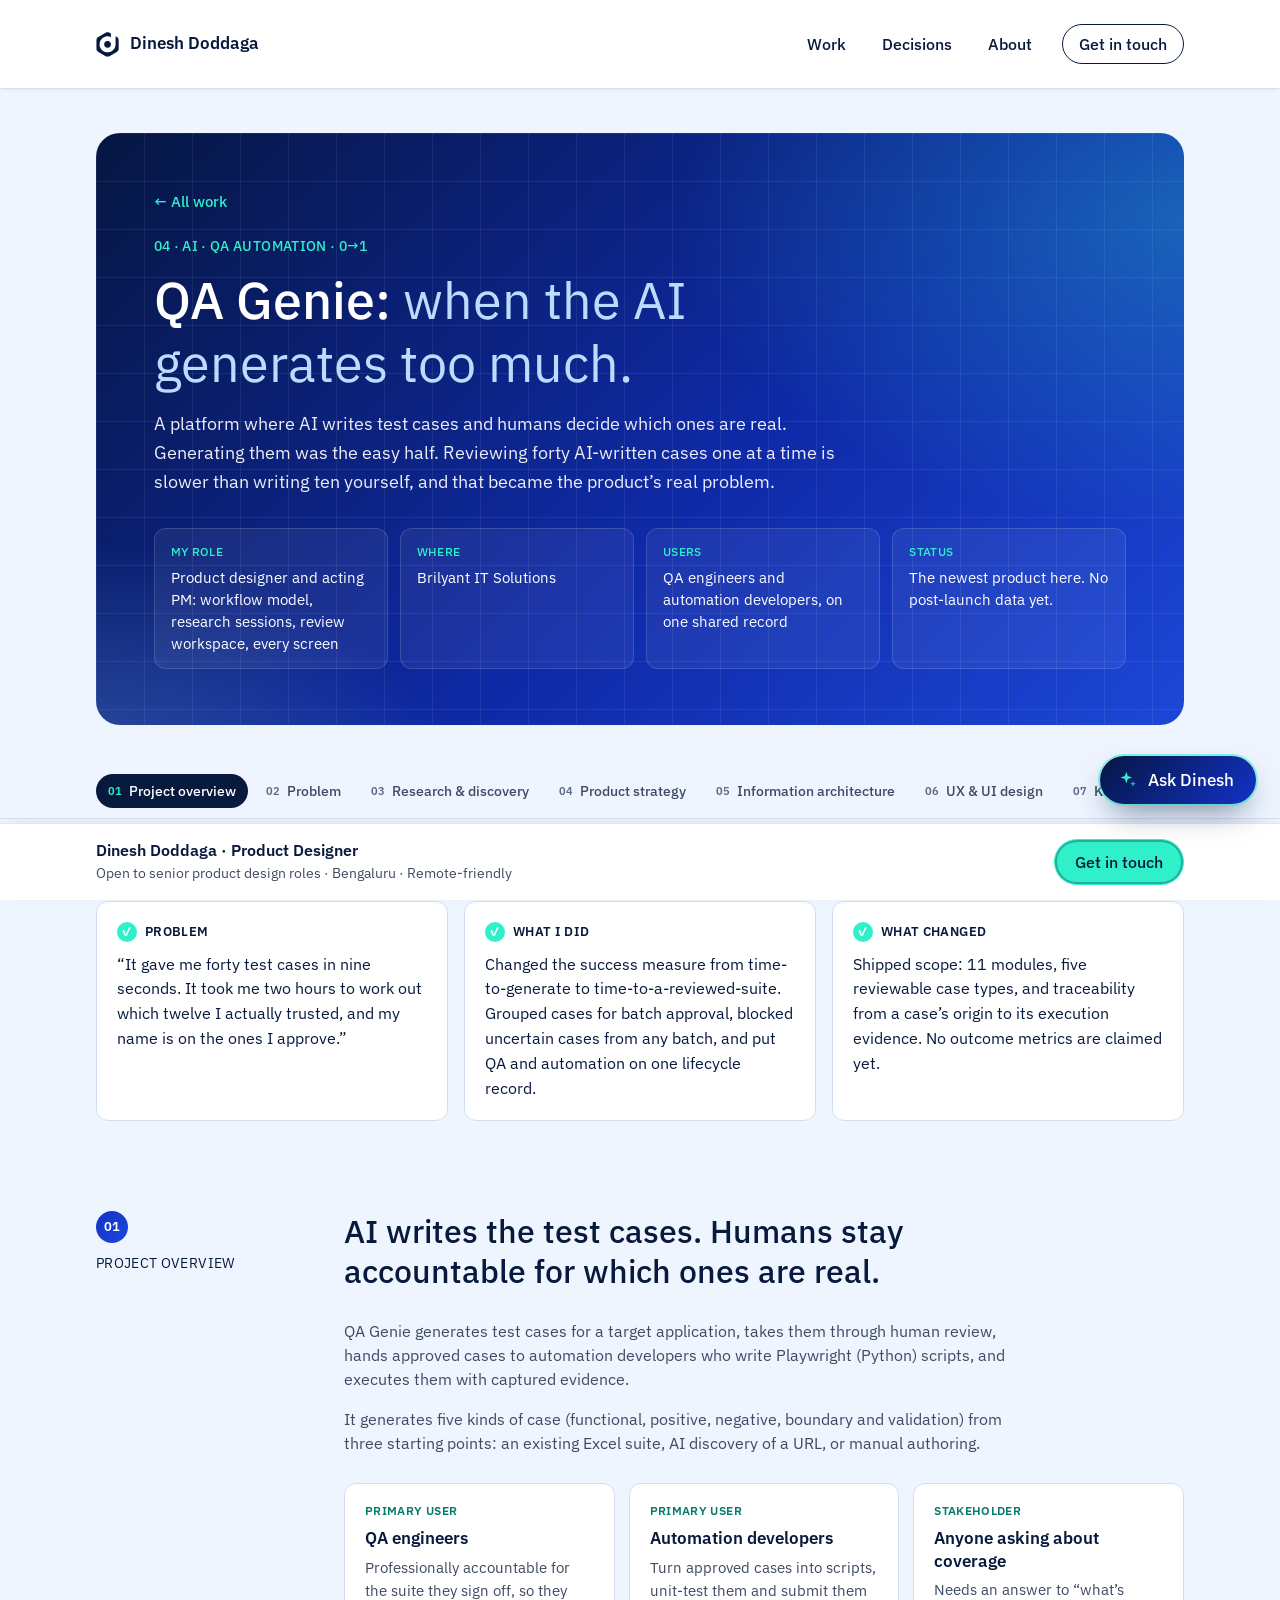
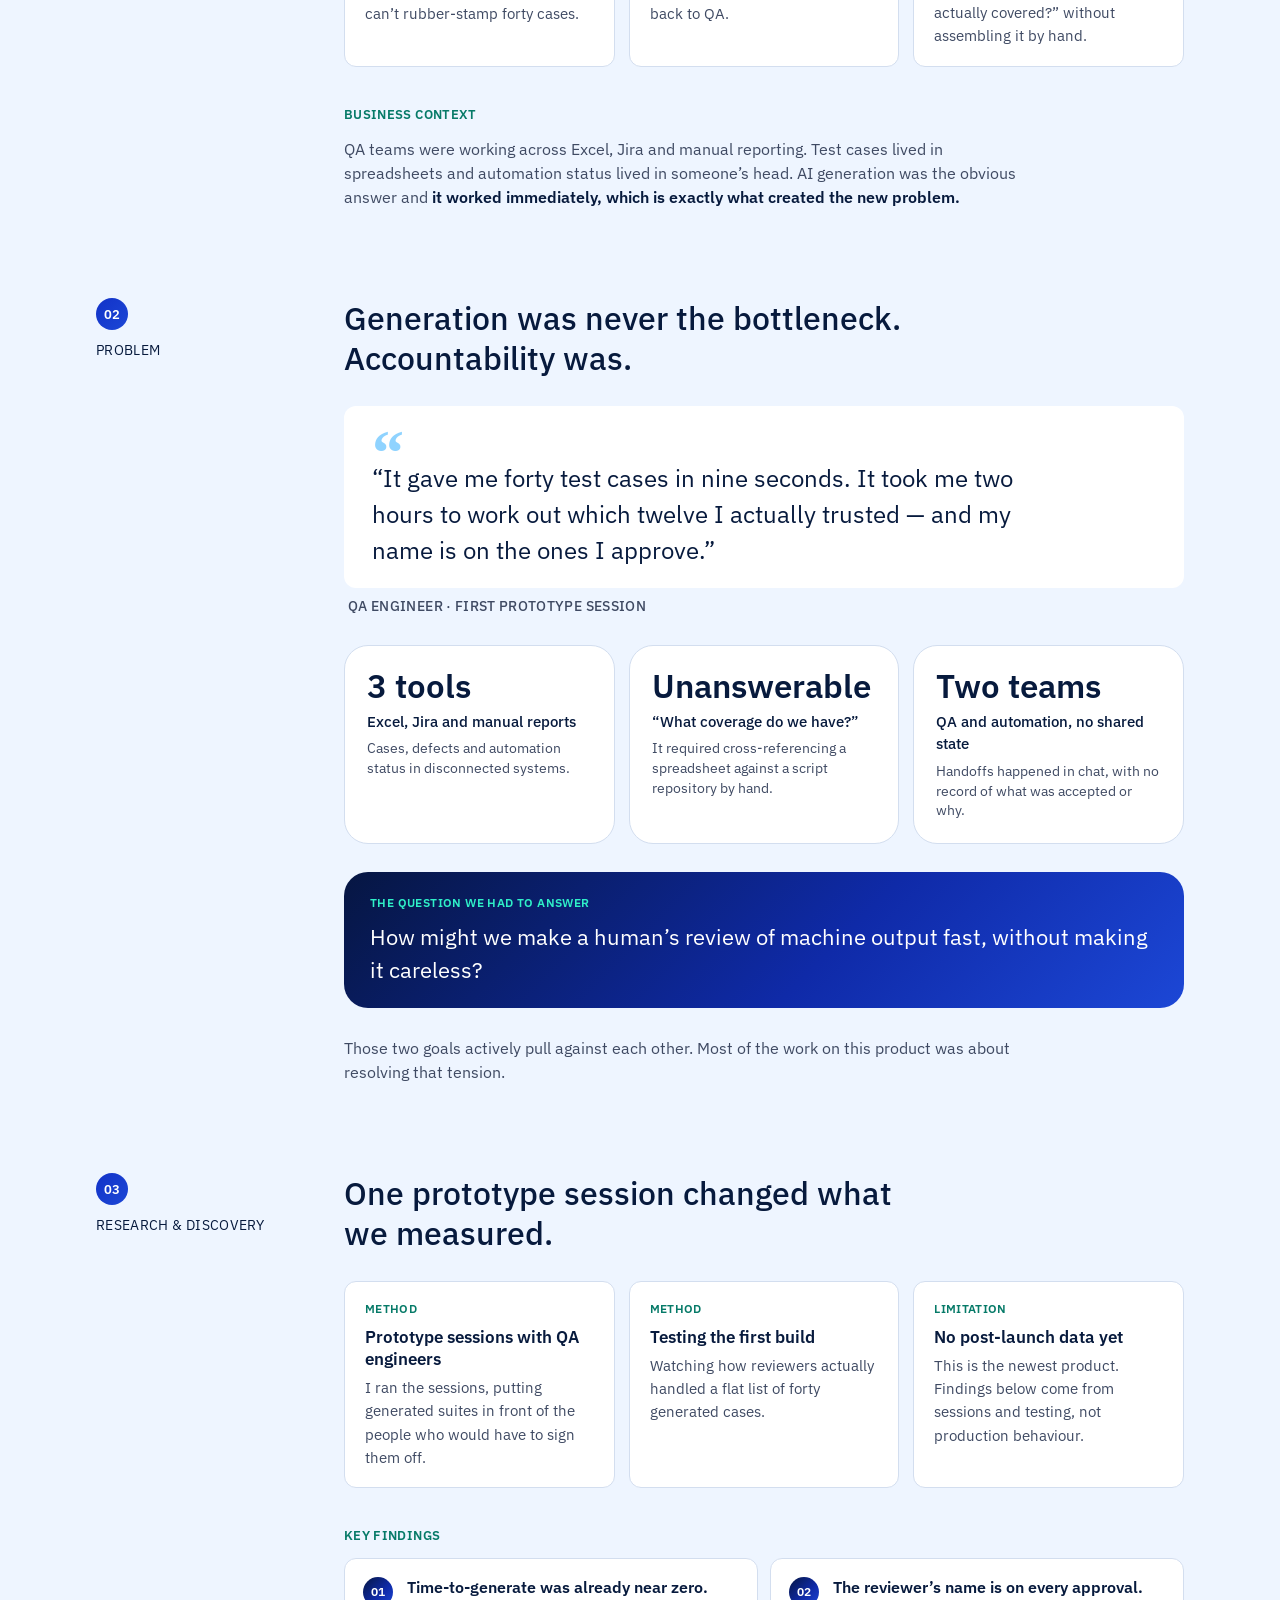
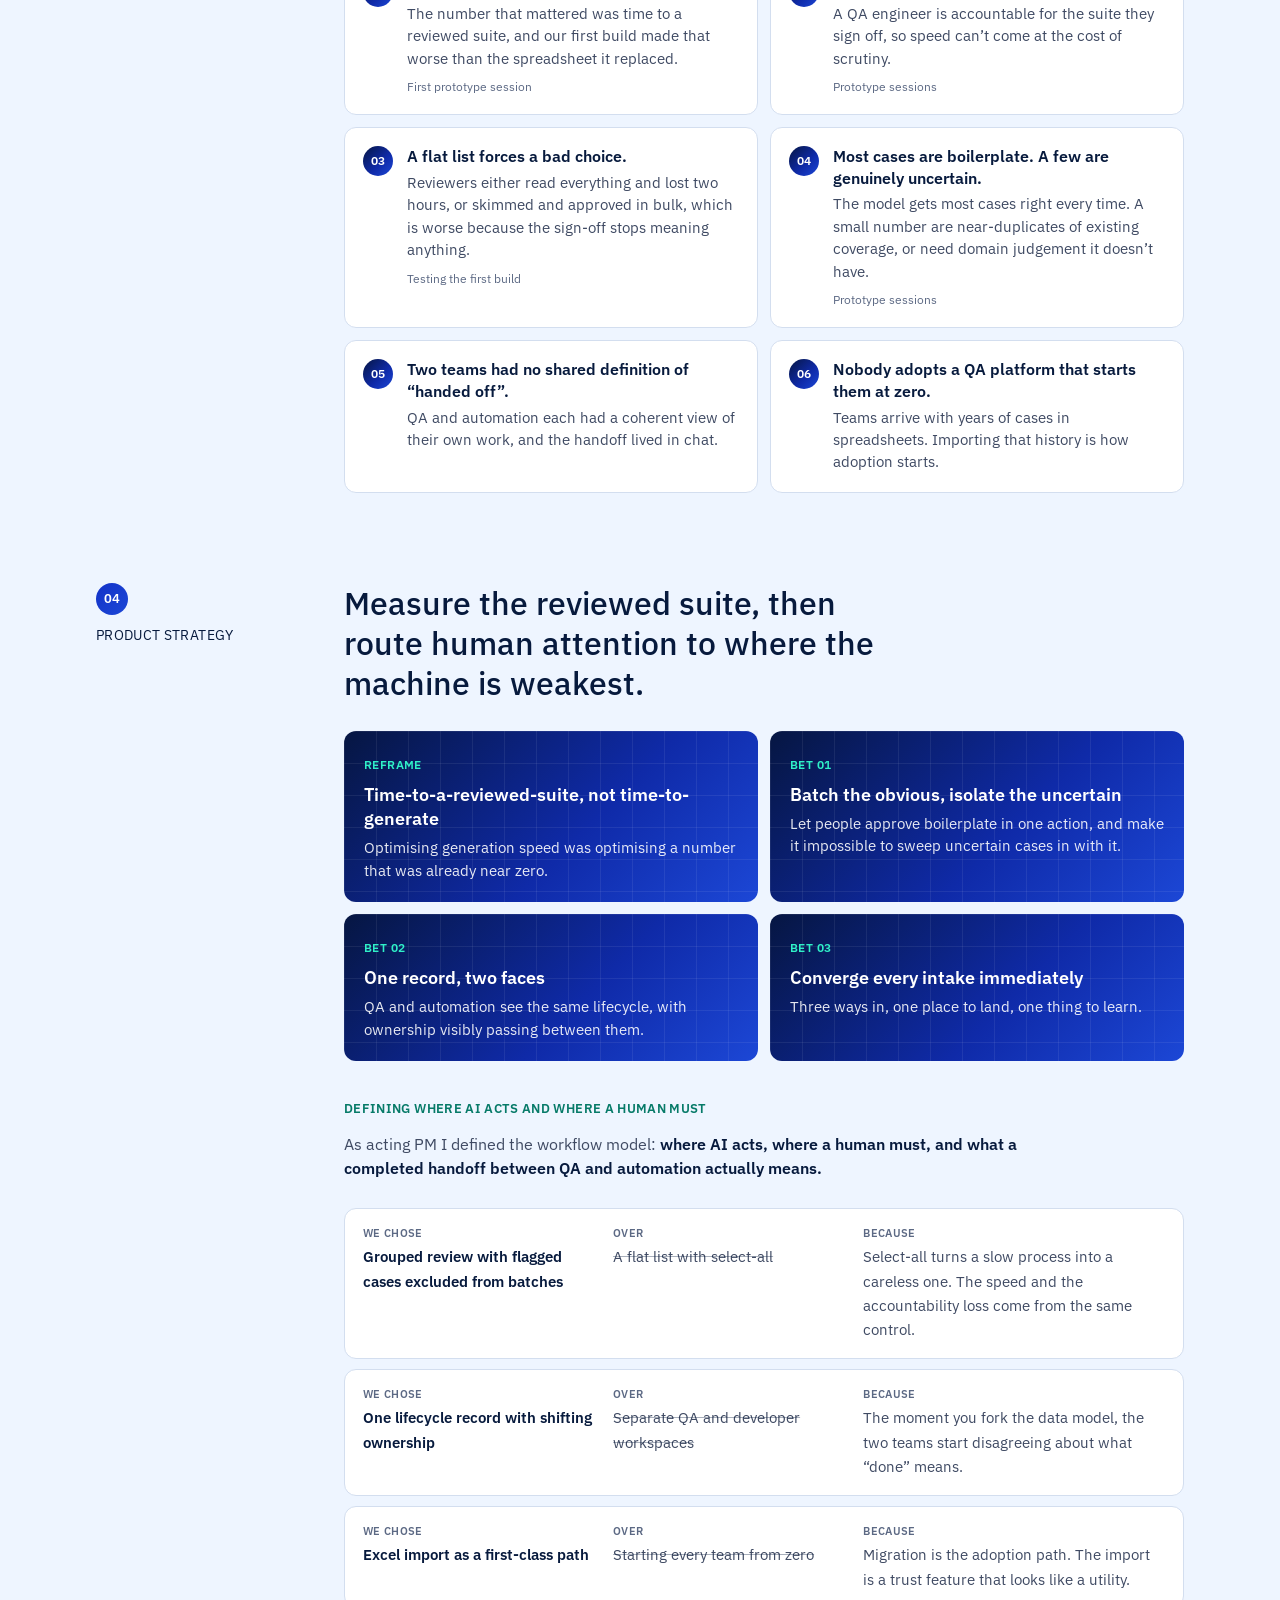
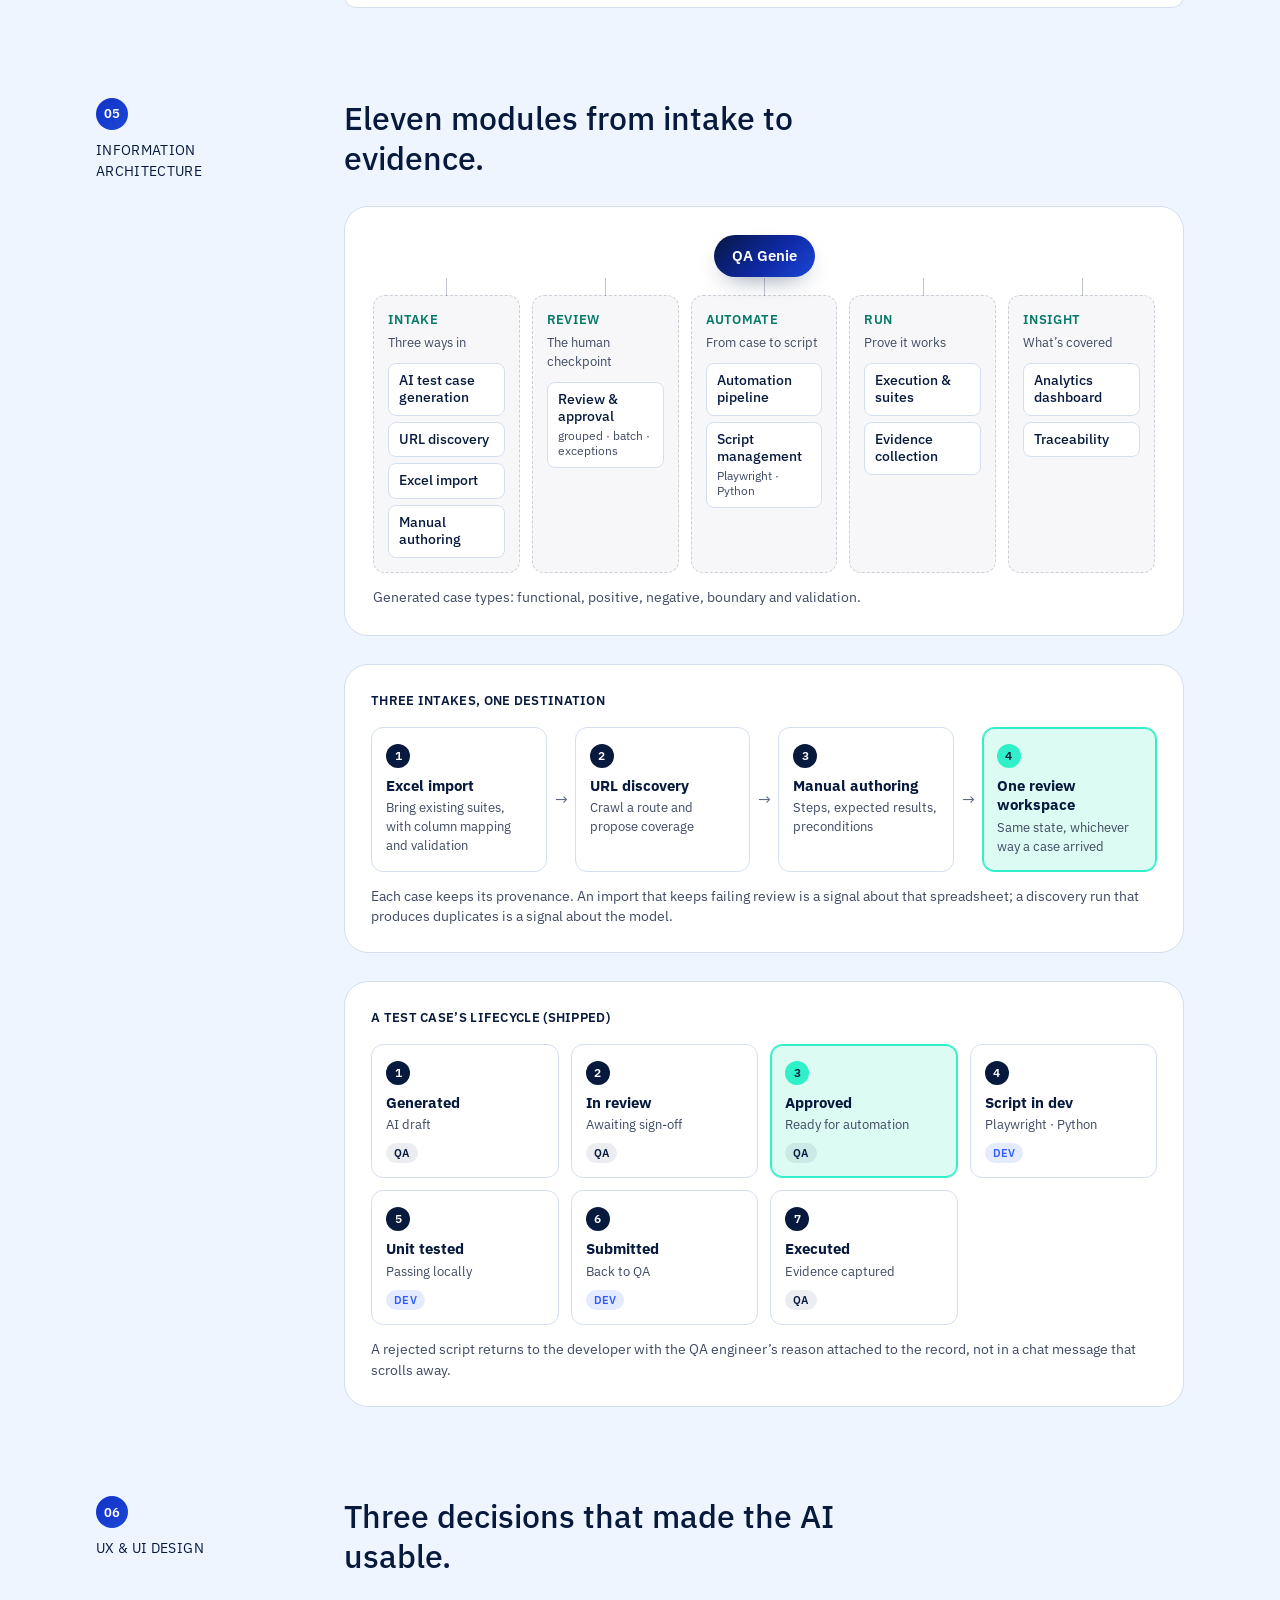
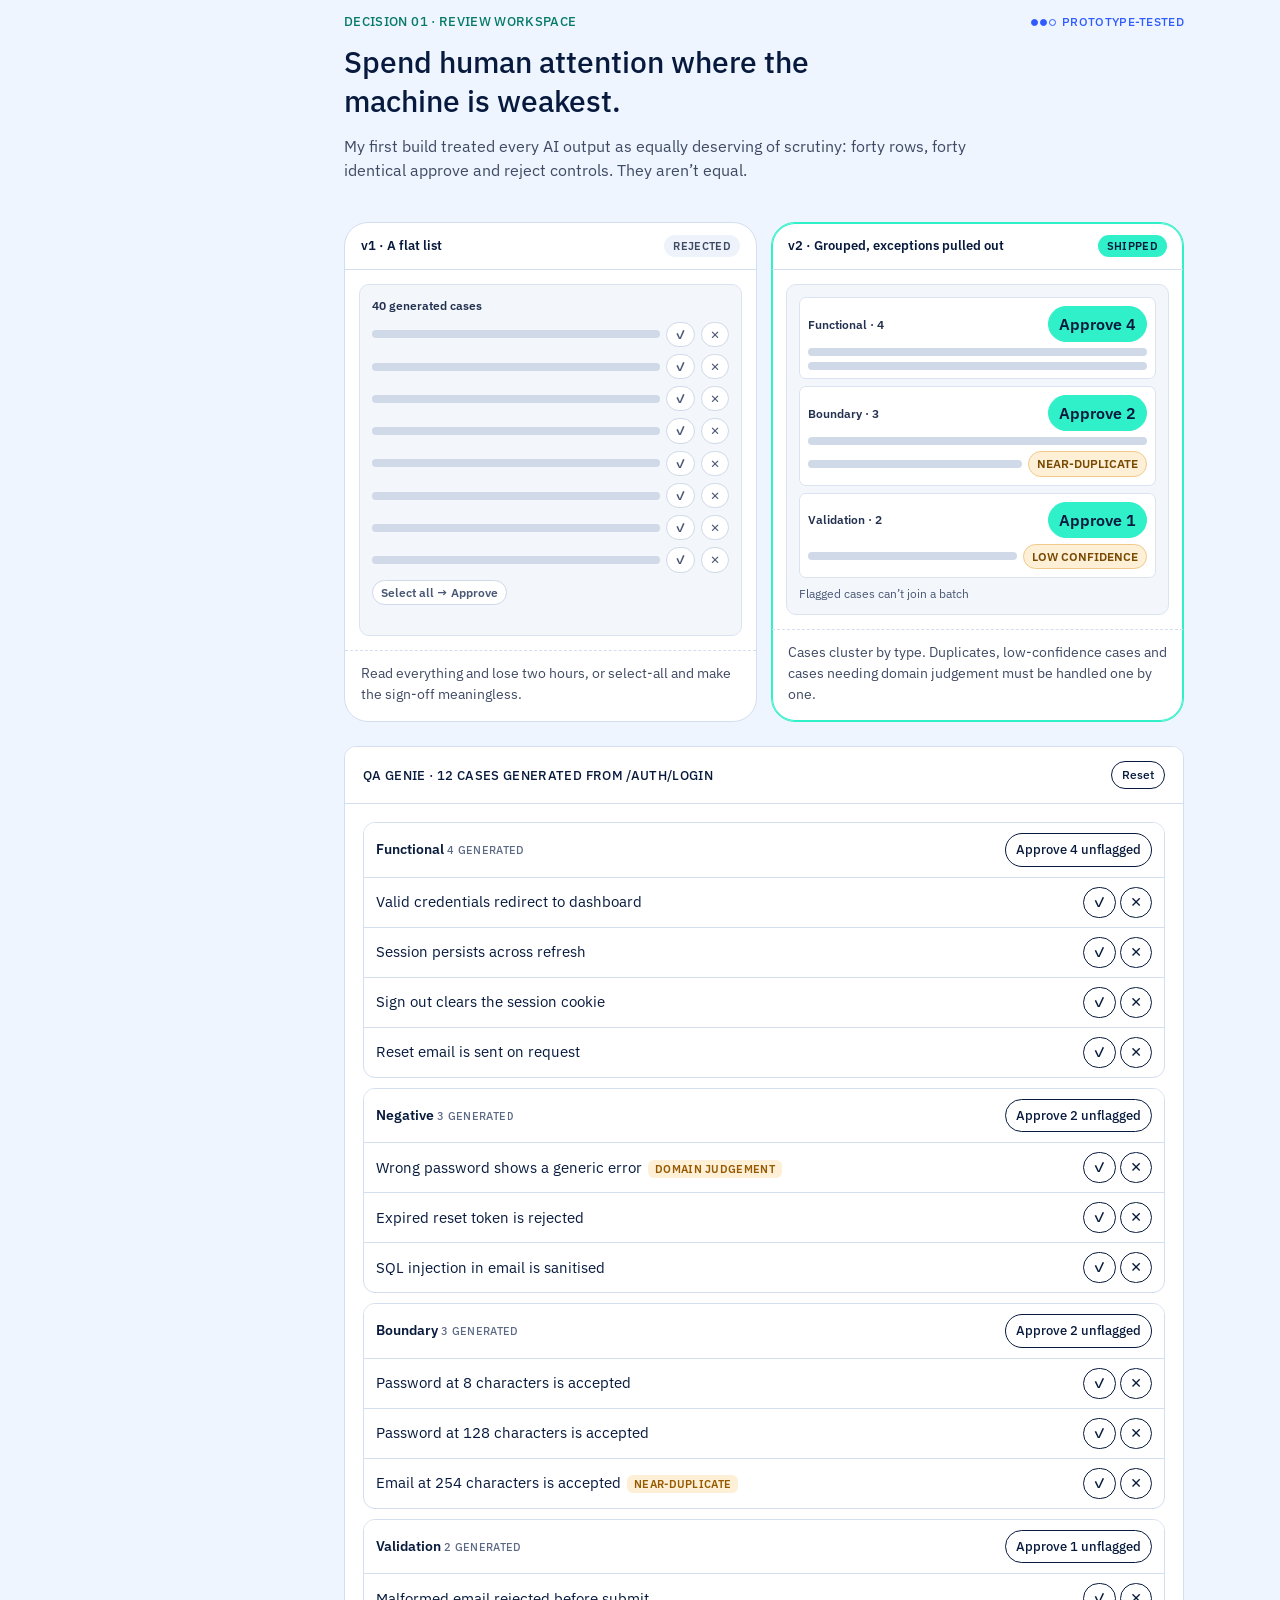
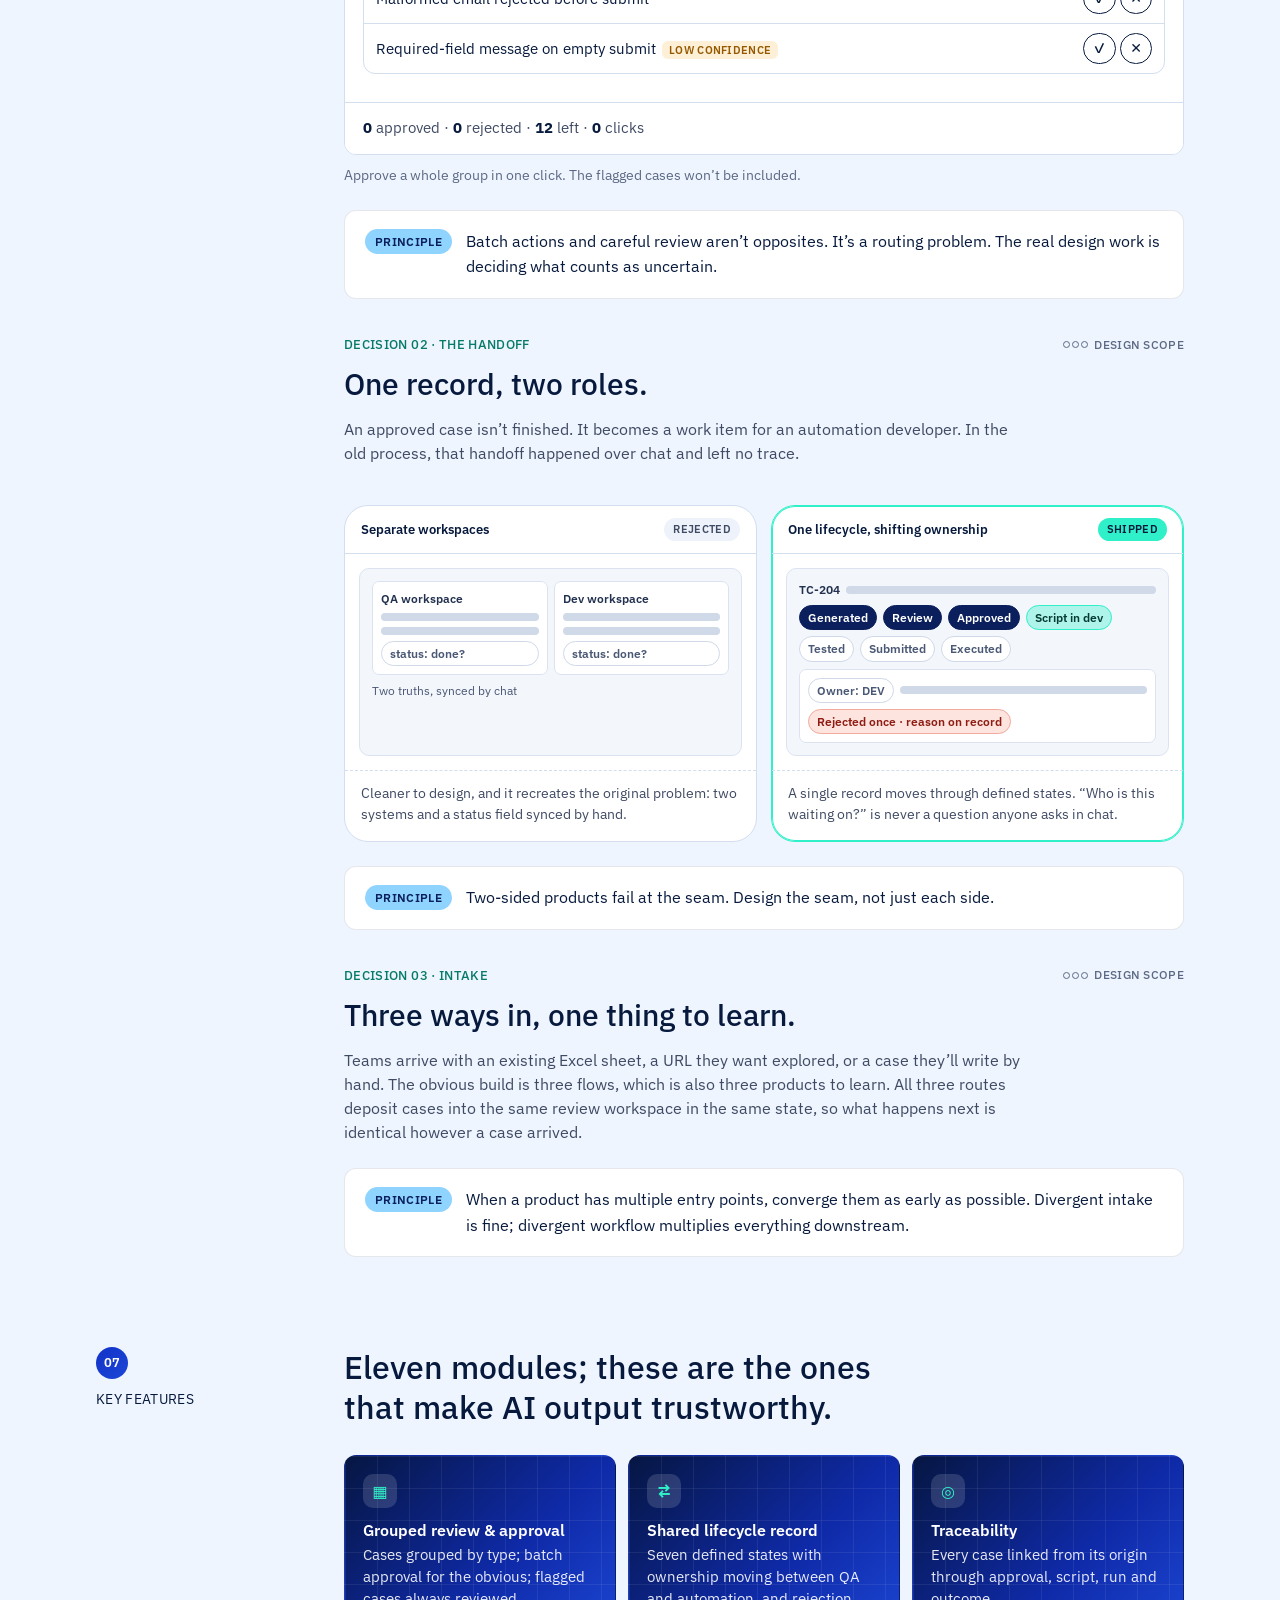
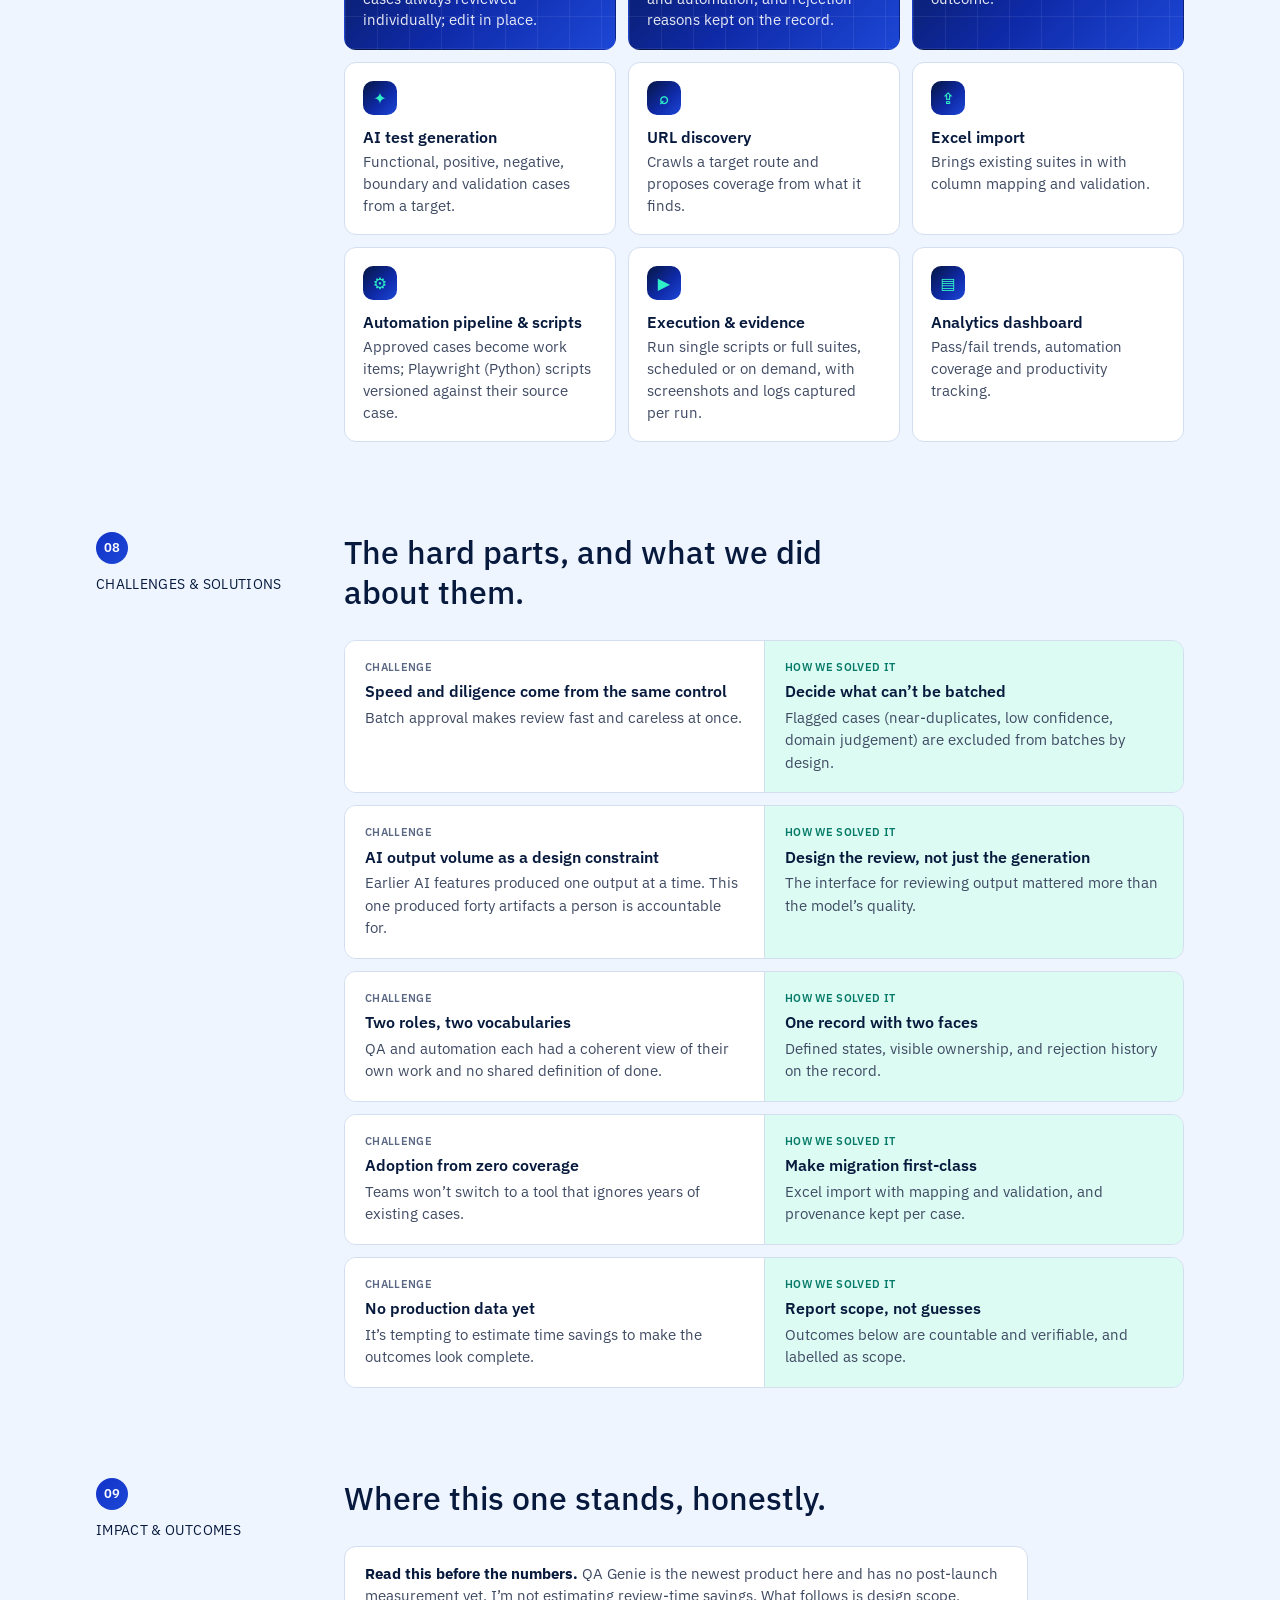
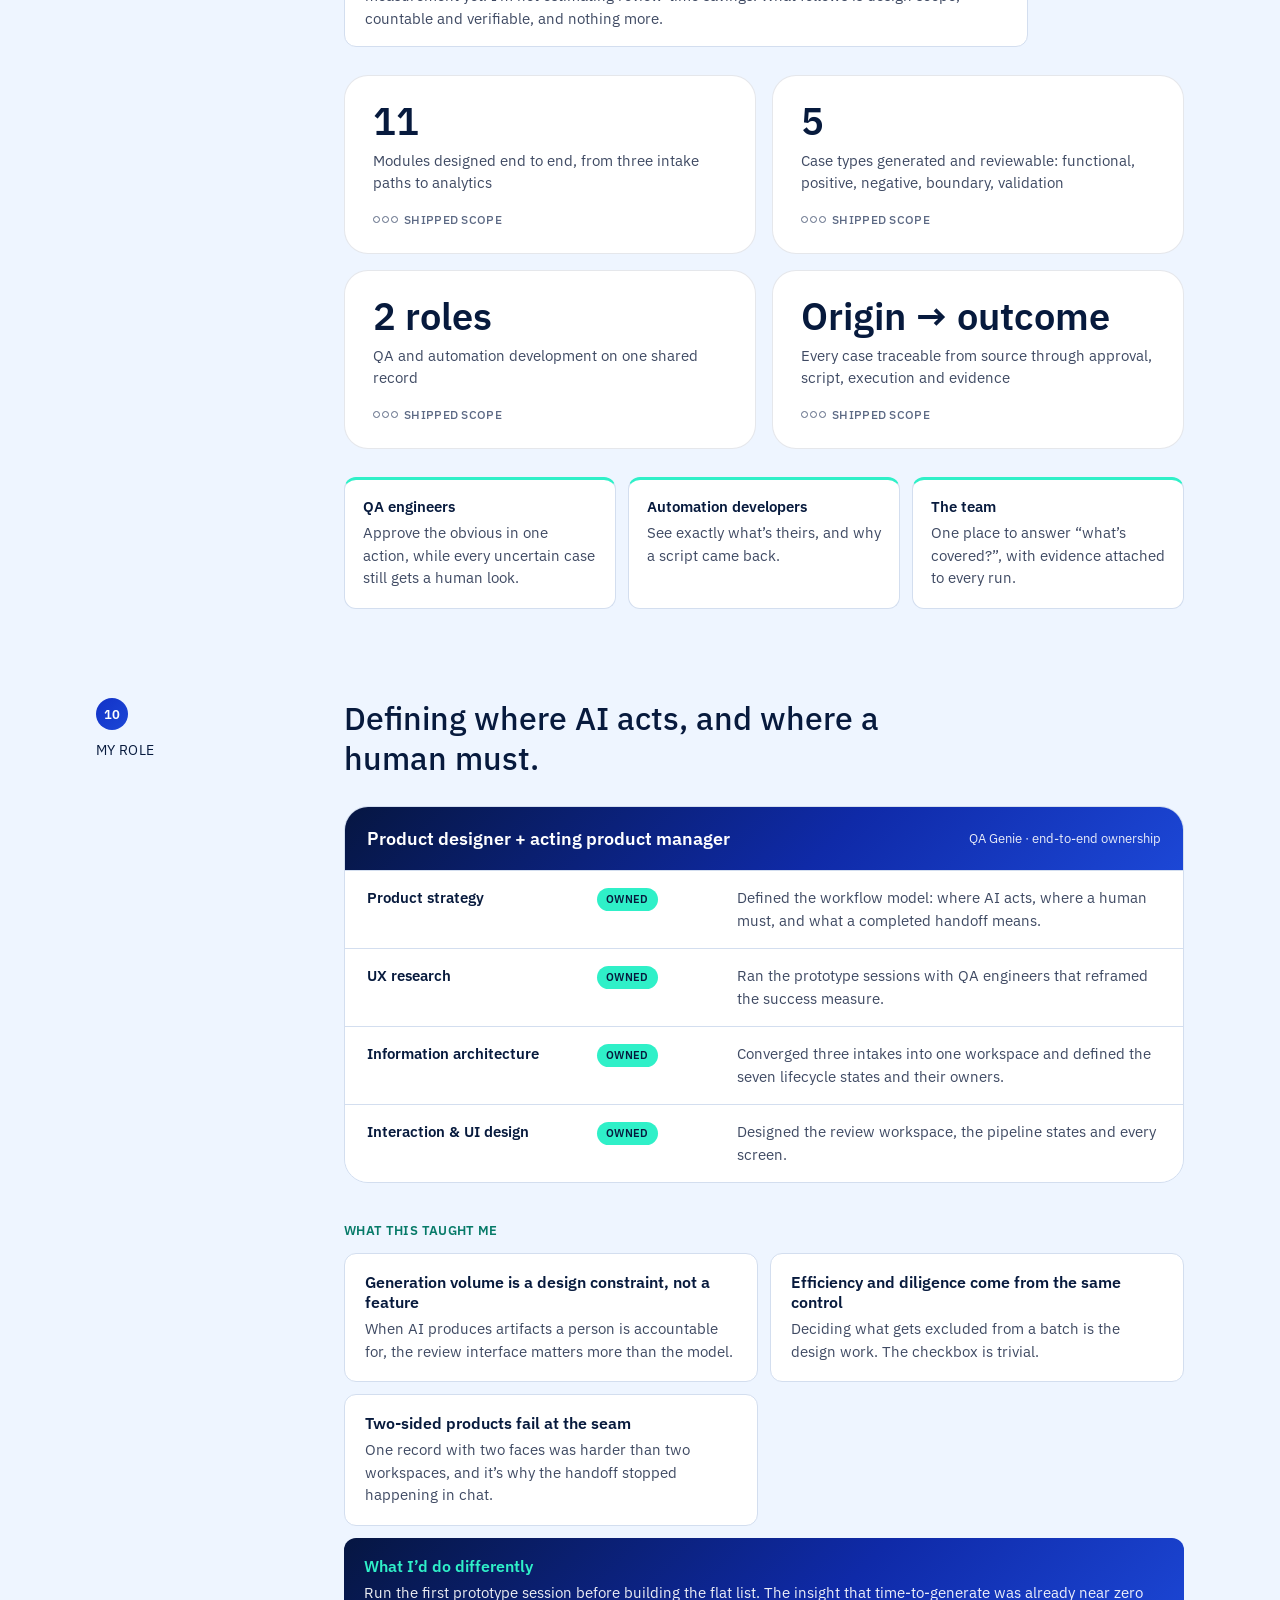
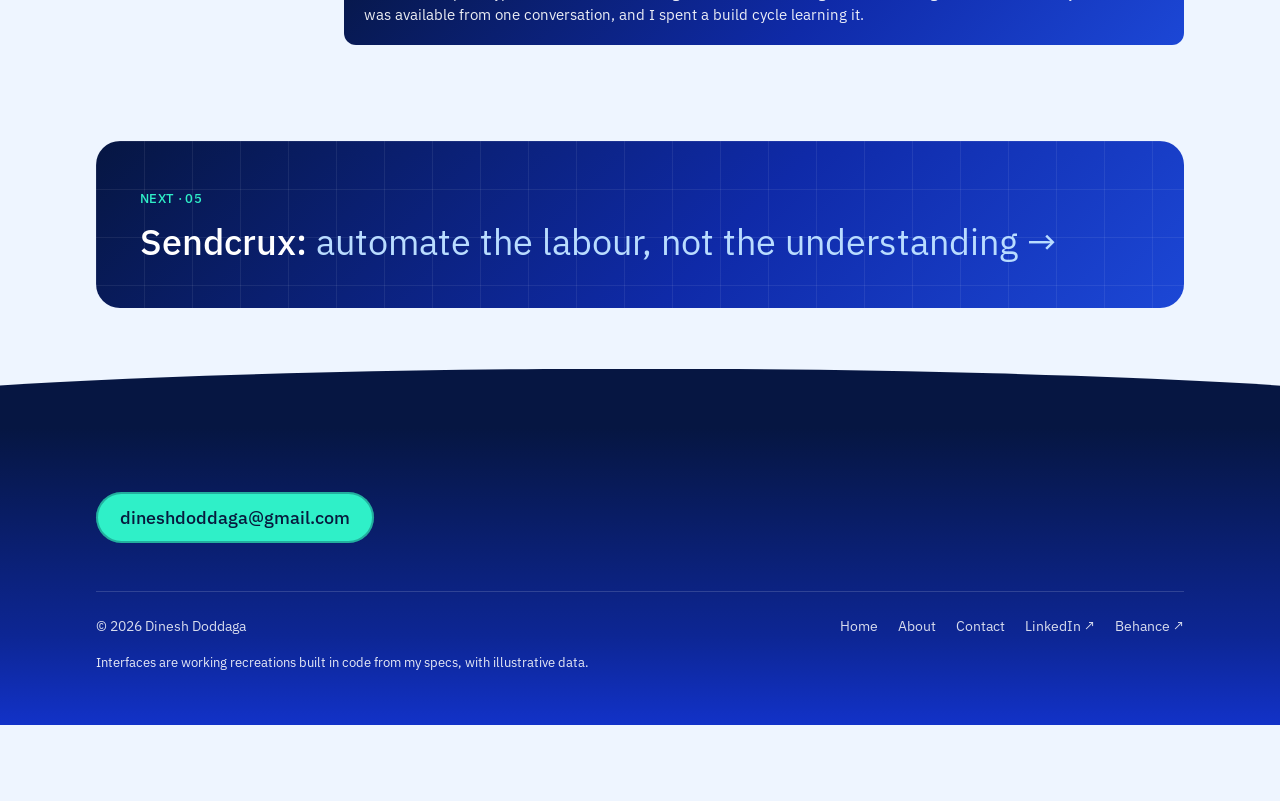
<file: qa.html>
<!doctype html>
<html lang="en" data-brand="d">

<head>
  <meta charset="utf-8">
  <meta name="viewport" content="width=device-width, initial-scale=1, viewport-fit=cover">
  <title>QA Genie — Dinesh Doddaga</title>
  <meta name="description"
    content="Case study: designing human review for AI that generates more than a person can check.">
  <script>document.documentElement.classList.add('js'); (function () { try { var q = new URLSearchParams(location.search).get('brand'), s = sessionStorage; if (q) { s.setItem('dd-brand', q); } var b = s.getItem('dd-brand'); if (b) document.documentElement.dataset.brand = b; } catch (e) { } })();</script>
  <link rel="preconnect" href="https://fonts.googleapis.com">
  <link rel="preconnect" href="https://fonts.gstatic.com" crossorigin>
  <link
    href="https://fonts.googleapis.com/css2?family=IBM+Plex+Sans:wght@400;500;600;700&family=IBM+Plex+Mono:wght@400;500&display=swap"
    rel="stylesheet">
  <link rel="stylesheet" href="assets/styles.css?v=33">
  <link rel="icon"
    href="data:image/svg+xml,%3Csvg%20xmlns%3D%22http%3A//www.w3.org/2000/svg%22%20viewBox%3D%220%200%2055%2061%22%3E%3Crect%20width%3D%2255%22%20height%3D%2261%22%20rx%3D%2213%22%20fill%3D%22%2308080a%22/%3E%3Cpath%20d%3D%22M35.9272%2030.0833C35.9272%2030.6302%2035.8751%2031.1667%2035.7709%2031.7031C35.6615%2032.2344%2035.5053%2032.7552%2035.297%2033.2552C35.0886%2033.7604%2034.8334%2034.2396%2034.5313%2034.6875C34.2293%2035.1406%2033.8855%2035.5625%2033.5001%2035.9479C33.1147%2036.3281%2032.698%2036.6719%2032.2449%2036.974C31.7918%2037.276%2031.3178%2037.5313%2030.8126%2037.7396C30.3126%2037.9479%2029.7917%2038.1094%2029.2605%2038.2135C28.724%2038.3177%2028.1876%2038.375%2027.6407%2038.375C27.099%2038.375%2026.5574%2038.3177%2026.0261%2038.2135C25.4897%2038.1094%2024.974%2037.9479%2024.4688%2037.7396C23.9688%2037.5313%2023.4897%2037.276%2023.0365%2036.974C22.5834%2036.6719%2022.1667%2036.3281%2021.7813%2035.9479C21.3959%2035.5625%2021.0522%2035.1406%2020.7501%2034.6875C20.448%2034.2396%2020.1928%2033.7604%2019.9845%2033.2552C19.7761%2032.7552%2019.6199%2032.2344%2019.5157%2031.7031C19.4063%2031.1667%2019.3542%2030.6302%2019.3542%2030.0833C19.3542%2029.5417%2019.4063%2029.0052%2019.5157%2028.4688C19.6199%2027.9375%2019.7761%2027.4167%2019.9845%2026.9167C20.1928%2026.4115%2020.448%2025.9323%2020.7501%2025.4844C21.0522%2025.0312%2021.3959%2024.6094%2021.7813%2024.224C22.1667%2023.8438%2022.5834%2023.5%2023.0365%2023.1979C23.4897%2022.8958%2023.9688%2022.6406%2024.4688%2022.4323C24.974%2022.224%2025.4897%2022.0625%2026.0261%2021.9583C26.5574%2021.8542%2027.099%2021.7969%2027.6407%2021.7969C28.1876%2021.7969%2028.724%2021.8542%2029.2605%2021.9583C29.7917%2022.0625%2030.3126%2022.224%2030.8126%2022.4323C31.3178%2022.6406%2031.7918%2022.8958%2032.2449%2023.1979C32.698%2023.5%2033.1147%2023.8438%2033.5001%2024.224C33.8855%2024.6094%2034.2293%2025.0312%2034.5313%2025.4844C34.8334%2025.9323%2035.0886%2026.4115%2035.297%2026.9167C35.5053%2027.4167%2035.6615%2027.9375%2035.7709%2028.4688C35.8751%2029.0052%2035.9272%2029.5417%2035.9272%2030.0833Z%22%20fill%3D%22%23f5f5f6%22/%3E%3Cpath%20d%3D%22M50.1301%2012.052L47.151%2010.3333V30.8124H47.1353C47.1093%2031.5051%2047.0468%2032.1926%2046.9478%2032.8801C46.8489%2033.5676%2046.7135%2034.2447%2046.5416%2034.9166C46.3697%2035.5885%2046.1614%2036.2447%2045.9166%2036.8958C45.677%2037.5468%2045.401%2038.1822%2045.0885%2038.802C44.7812%2039.4218%2044.4374%2040.0208%2044.0624%2040.6041C43.6874%2041.1874%2043.2864%2041.7499%2042.8489%2042.2916C42.4166%2042.828%2041.953%2043.3437%2041.4635%2043.8385C40.9791%2044.328%2040.4635%2044.7916%2039.927%2045.2291C39.3853%2045.6614%2038.828%2046.0676%2038.2447%2046.4478C37.6614%2046.8228%2037.0624%2047.1666%2036.4426%2047.4791C35.8228%2047.7916%2035.1926%2048.0728%2034.5416%2048.3176C33.8958%2048.5624%2033.2343%2048.7708%2032.5676%2048.9426C31.8958%2049.1197%2031.2187%2049.2603%2030.5312%2049.3593C29.8437%2049.4635%2029.1562%2049.5312%2028.4635%2049.5572C27.7708%2049.5885%2027.078%2049.578%2026.3905%2049.5312C25.6978%2049.4895%2025.0103%2049.4062%2024.328%2049.2916C23.6458%2049.1718%2022.9687%2049.0155%2022.302%2048.828C21.6353%2048.6353%2020.9843%2048.4114%2020.3385%2048.151C19.6978%2047.8905%2019.0728%2047.5989%2018.4583%2047.2708C17.8489%2046.9478%2017.2551%2046.5885%2016.6822%2046.1978C16.1093%2045.8072%2015.5572%2045.3905%2015.0312%2044.9374C14.5051%2044.4895%2013.9999%2044.0155%2013.5208%2043.5155C13.0468%2043.0103%2012.5937%2042.4843%2012.1718%2041.9374C11.7499%2041.3853%2011.3593%2040.8124%2010.9999%2040.2239C10.6405%2039.6301%2010.3124%2039.0208%2010.0155%2038.3958C9.71867%2037.7655%209.45825%2037.1249%209.22909%2036.4739C9.00513%2035.8176%208.81242%2035.151%208.65617%2034.4791C8.49992%2033.802%208.38013%2033.1197%208.29679%2032.4322C8.21346%2031.7447%208.16659%2031.0572%208.15617%2030.3645C8.14575%2029.6718%208.17179%2028.9791%208.23429%2028.2864C8.29679%2027.5989%208.39575%2026.9114%208.53638%2026.2343C8.67179%2025.552%208.84367%2024.8853%209.052%2024.2239C9.26034%2023.5624%209.49992%2022.9114%209.78117%2022.276C10.0572%2021.6458%2010.3645%2021.026%2010.7083%2020.4218C11.052%2019.8228%2011.427%2019.2395%2011.8333%2018.677C12.2343%2018.1145%2012.6718%2017.5728%2013.1353%2017.0572C13.5937%2016.5416%2014.0833%2016.052%2014.5989%2015.5885C15.1145%2015.1249%2015.651%2014.6874%2016.2135%2014.2812C16.776%2013.8749%2017.3541%2013.4999%2017.9583%2013.1562C18.5572%2012.8124%2019.177%2012.4999%2019.8124%2012.2239C20.4478%2011.9426%2021.0937%2011.6978%2021.7551%2011.4895C22.4166%2011.2812%2023.0833%2011.1041%2023.7655%2010.9687C24.4426%2010.828%2025.1249%2010.7291%2025.8176%2010.6614C26.5051%2010.5989%2027.1978%2010.5676%2027.8905%2010.578C28.5833%2010.5885%2029.276%2010.6301%2029.9635%2010.7135C30.651%2010.7968%2031.3333%2010.9166%2032.0103%2011.0676C32.6822%2011.2239%2033.3489%2011.4166%2034.0051%2011.6405C34.6614%2011.8645%2035.302%2012.1249%2035.927%2012.4218V3.85409L32.276%201.74471C31.5728%201.33846%2030.828%201.03117%2030.0416%200.822835C29.2551%200.609294%2028.453%200.505127%2027.6405%200.505127C26.828%200.505127%2026.026%200.609294%2025.2447%200.822835C24.4583%201.03117%2023.7135%201.33846%2023.0051%201.74471L5.15617%2012.052C4.44784%2012.4583%203.80721%2012.9478%203.23429%2013.526C2.66138%2014.0989%202.16659%2014.7395%201.76034%2015.4478C1.35409%2016.151%201.04679%2016.8958%200.833252%2017.6822C0.624919%2018.4687%200.520752%2019.2655%200.520752%2020.078V40.6926C0.520752%2041.5051%200.624919%2042.3072%200.833252%2043.0937C1.04679%2043.8801%201.35409%2044.6249%201.76034%2045.328C2.16659%2046.0312%202.66138%2046.6718%203.23429%2047.2499C3.80721%2047.8228%204.44784%2048.3124%205.15617%2048.7187L23.0051%2059.026C23.7135%2059.4322%2024.4583%2059.7447%2025.2447%2059.953C26.026%2060.1614%2026.828%2060.2708%2027.6405%2060.2708C28.453%2060.2708%2029.2551%2060.1614%2030.0416%2059.953C30.828%2059.7447%2031.5728%2059.4322%2032.276%2059.026L50.1301%2048.7187C50.8333%2048.3124%2051.4739%2047.8228%2052.0468%2047.2447C52.6249%2046.6718%2053.1145%2046.0312%2053.5208%2045.328C53.927%2044.6197%2054.2395%2043.8749%2054.4478%2043.0885C54.6562%2042.3072%2054.7655%2041.5051%2054.7655%2040.6926V20.078C54.7655%2019.2655%2054.6562%2018.4687%2054.4478%2017.6822C54.2395%2016.8958%2053.927%2016.151%2053.5208%2015.4478C53.1145%2014.7395%2052.6249%2014.0989%2052.0468%2013.526C51.4739%2012.9478%2050.8333%2012.4583%2050.1301%2012.052Z%22%20fill%3D%22%23f5f5f6%22/%3E%3C/svg%3E">
</head>

<body>
  <div class="prog" aria-hidden="true"></div>
  <a class="skip" href="#main">Skip to content</a>
  <nav class="nav" aria-label="Primary">
    <div class="wrap nav-in">
      <a class="brand" href="index.html"><span class="brand-mark" aria-hidden="true"><svg class="logo-mark"
            viewBox="0 0 55 61" fill="none" xmlns="http://www.w3.org/2000/svg" aria-hidden="true">
            <path
              d="M35.9272 30.0833C35.9272 30.6302 35.8751 31.1667 35.7709 31.7031C35.6615 32.2344 35.5053 32.7552 35.297 33.2552C35.0886 33.7604 34.8334 34.2396 34.5313 34.6875C34.2293 35.1406 33.8855 35.5625 33.5001 35.9479C33.1147 36.3281 32.698 36.6719 32.2449 36.974C31.7918 37.276 31.3178 37.5313 30.8126 37.7396C30.3126 37.9479 29.7917 38.1094 29.2605 38.2135C28.724 38.3177 28.1876 38.375 27.6407 38.375C27.099 38.375 26.5574 38.3177 26.0261 38.2135C25.4897 38.1094 24.974 37.9479 24.4688 37.7396C23.9688 37.5313 23.4897 37.276 23.0365 36.974C22.5834 36.6719 22.1667 36.3281 21.7813 35.9479C21.3959 35.5625 21.0522 35.1406 20.7501 34.6875C20.448 34.2396 20.1928 33.7604 19.9845 33.2552C19.7761 32.7552 19.6199 32.2344 19.5157 31.7031C19.4063 31.1667 19.3542 30.6302 19.3542 30.0833C19.3542 29.5417 19.4063 29.0052 19.5157 28.4688C19.6199 27.9375 19.7761 27.4167 19.9845 26.9167C20.1928 26.4115 20.448 25.9323 20.7501 25.4844C21.0522 25.0312 21.3959 24.6094 21.7813 24.224C22.1667 23.8438 22.5834 23.5 23.0365 23.1979C23.4897 22.8958 23.9688 22.6406 24.4688 22.4323C24.974 22.224 25.4897 22.0625 26.0261 21.9583C26.5574 21.8542 27.099 21.7969 27.6407 21.7969C28.1876 21.7969 28.724 21.8542 29.2605 21.9583C29.7917 22.0625 30.3126 22.224 30.8126 22.4323C31.3178 22.6406 31.7918 22.8958 32.2449 23.1979C32.698 23.5 33.1147 23.8438 33.5001 24.224C33.8855 24.6094 34.2293 25.0312 34.5313 25.4844C34.8334 25.9323 35.0886 26.4115 35.297 26.9167C35.5053 27.4167 35.6615 27.9375 35.7709 28.4688C35.8751 29.0052 35.9272 29.5417 35.9272 30.0833Z"
              fill="currentColor" />
            <path
              d="M50.1301 12.052L47.151 10.3333V30.8124H47.1353C47.1093 31.5051 47.0468 32.1926 46.9478 32.8801C46.8489 33.5676 46.7135 34.2447 46.5416 34.9166C46.3697 35.5885 46.1614 36.2447 45.9166 36.8958C45.677 37.5468 45.401 38.1822 45.0885 38.802C44.7812 39.4218 44.4374 40.0208 44.0624 40.6041C43.6874 41.1874 43.2864 41.7499 42.8489 42.2916C42.4166 42.828 41.953 43.3437 41.4635 43.8385C40.9791 44.328 40.4635 44.7916 39.927 45.2291C39.3853 45.6614 38.828 46.0676 38.2447 46.4478C37.6614 46.8228 37.0624 47.1666 36.4426 47.4791C35.8228 47.7916 35.1926 48.0728 34.5416 48.3176C33.8958 48.5624 33.2343 48.7708 32.5676 48.9426C31.8958 49.1197 31.2187 49.2603 30.5312 49.3593C29.8437 49.4635 29.1562 49.5312 28.4635 49.5572C27.7708 49.5885 27.078 49.578 26.3905 49.5312C25.6978 49.4895 25.0103 49.4062 24.328 49.2916C23.6458 49.1718 22.9687 49.0155 22.302 48.828C21.6353 48.6353 20.9843 48.4114 20.3385 48.151C19.6978 47.8905 19.0728 47.5989 18.4583 47.2708C17.8489 46.9478 17.2551 46.5885 16.6822 46.1978C16.1093 45.8072 15.5572 45.3905 15.0312 44.9374C14.5051 44.4895 13.9999 44.0155 13.5208 43.5155C13.0468 43.0103 12.5937 42.4843 12.1718 41.9374C11.7499 41.3853 11.3593 40.8124 10.9999 40.2239C10.6405 39.6301 10.3124 39.0208 10.0155 38.3958C9.71867 37.7655 9.45825 37.1249 9.22909 36.4739C9.00513 35.8176 8.81242 35.151 8.65617 34.4791C8.49992 33.802 8.38013 33.1197 8.29679 32.4322C8.21346 31.7447 8.16659 31.0572 8.15617 30.3645C8.14575 29.6718 8.17179 28.9791 8.23429 28.2864C8.29679 27.5989 8.39575 26.9114 8.53638 26.2343C8.67179 25.552 8.84367 24.8853 9.052 24.2239C9.26034 23.5624 9.49992 22.9114 9.78117 22.276C10.0572 21.6458 10.3645 21.026 10.7083 20.4218C11.052 19.8228 11.427 19.2395 11.8333 18.677C12.2343 18.1145 12.6718 17.5728 13.1353 17.0572C13.5937 16.5416 14.0833 16.052 14.5989 15.5885C15.1145 15.1249 15.651 14.6874 16.2135 14.2812C16.776 13.8749 17.3541 13.4999 17.9583 13.1562C18.5572 12.8124 19.177 12.4999 19.8124 12.2239C20.4478 11.9426 21.0937 11.6978 21.7551 11.4895C22.4166 11.2812 23.0833 11.1041 23.7655 10.9687C24.4426 10.828 25.1249 10.7291 25.8176 10.6614C26.5051 10.5989 27.1978 10.5676 27.8905 10.578C28.5833 10.5885 29.276 10.6301 29.9635 10.7135C30.651 10.7968 31.3333 10.9166 32.0103 11.0676C32.6822 11.2239 33.3489 11.4166 34.0051 11.6405C34.6614 11.8645 35.302 12.1249 35.927 12.4218V3.85409L32.276 1.74471C31.5728 1.33846 30.828 1.03117 30.0416 0.822835C29.2551 0.609294 28.453 0.505127 27.6405 0.505127C26.828 0.505127 26.026 0.609294 25.2447 0.822835C24.4583 1.03117 23.7135 1.33846 23.0051 1.74471L5.15617 12.052C4.44784 12.4583 3.80721 12.9478 3.23429 13.526C2.66138 14.0989 2.16659 14.7395 1.76034 15.4478C1.35409 16.151 1.04679 16.8958 0.833252 17.6822C0.624919 18.4687 0.520752 19.2655 0.520752 20.078V40.6926C0.520752 41.5051 0.624919 42.3072 0.833252 43.0937C1.04679 43.8801 1.35409 44.6249 1.76034 45.328C2.16659 46.0312 2.66138 46.6718 3.23429 47.2499C3.80721 47.8228 4.44784 48.3124 5.15617 48.7187L23.0051 59.026C23.7135 59.4322 24.4583 59.7447 25.2447 59.953C26.026 60.1614 26.828 60.2708 27.6405 60.2708C28.453 60.2708 29.2551 60.1614 30.0416 59.953C30.828 59.7447 31.5728 59.4322 32.276 59.026L50.1301 48.7187C50.8333 48.3124 51.4739 47.8228 52.0468 47.2447C52.6249 46.6718 53.1145 46.0312 53.5208 45.328C53.927 44.6197 54.2395 43.8749 54.4478 43.0885C54.6562 42.3072 54.7655 41.5051 54.7655 40.6926V20.078C54.7655 19.2655 54.6562 18.4687 54.4478 17.6822C54.2395 16.8958 53.927 16.151 53.5208 15.4478C53.1145 14.7395 52.6249 14.0989 52.0468 13.526C51.4739 12.9478 50.8333 12.4583 50.1301 12.052Z"
              fill="currentColor" />
          </svg></span>Dinesh Doddaga</a>
      <div class="nav-links"><a href="index.html#work">Work</a><a href="index.html#decisions">Decisions</a><a
          href="/about">About</a><a class="cta" href="contact">Get in touch</a></div>
    </div>
  </nav>

  <main id="main">
    <header class="cs-hero">
      <div class="wrap">
        <div class="hero-card">
          <a class="crumb" href="index.html#work">← All work</a><br>
          <span class="eyebrow mono">04 · AI · QA automation · 0→1</span>
          <h1 class="display">QA Genie: <span class="serif">when the AI generates too much.</span></h1>
          <p class="lede">A platform where AI writes test cases and humans decide which ones are real. Generating them
            was the easy half. Reviewing forty AI-written cases one at a time is slower than writing ten yourself, and
            that became the product’s real problem.</p>
          <dl class="facts">
            <div>
              <dt>My role</dt>
              <dd>Product designer and acting PM: workflow model, research sessions, review workspace, every screen</dd>
            </div>
            <div>
              <dt>Where</dt>
              <dd>Brilyant IT Solutions</dd>
            </div>
            <div>
              <dt>Users</dt>
              <dd>QA engineers and automation developers, on one shared record</dd>
            </div>
            <div>
              <dt>Status</dt>
              <dd>The newest product here. No post-launch data yet.</dd>
            </div>
          </dl>
        </div>
      </div>
    </header>
    <nav class="chap-bar" aria-label="Case study chapters">
      <div class="wrap">
        <ol>
          <li><a href="#overview"><b>01</b>Project overview</a></li>
          <li><a href="#problem"><b>02</b>Problem</a></li>
          <li><a href="#research"><b>03</b>Research & discovery</a></li>
          <li><a href="#strategy"><b>04</b>Product strategy</a></li>
          <li><a href="#ia"><b>05</b>Information architecture</a></li>
          <li><a href="#design"><b>06</b>UX & UI design</a></li>
          <li><a href="#features"><b>07</b>Key features</a></li>
          <li><a href="#challenges"><b>08</b>Challenges & solutions</a></li>
          <li><a href="#impact"><b>09</b>Impact & outcomes</a></li>
          <li><a href="#role"><b>10</b>My role</a></li>
        </ol>
      </div><span class="chap-progress" aria-hidden="true"></span>
    </nav>
    <section class="wrap" aria-label="Summary" style="padding-top:clamp(28px,4vw,48px)">
      <p class="tldr-label mono"><span>The 30-second version</span><span>Full story · 11 min read</span></p>
      <div class="tldr">
        <div><span class="mono">Problem</span>
          <p>“It gave me forty test cases in nine seconds. It took me two hours to work out which twelve I actually
            trusted, and my name is on the ones I approve.”</p>
        </div>
        <div><span class="mono">What I did</span>
          <p>Changed the success measure from time-to-generate to time-to-a-reviewed-suite. Grouped cases for batch
            approval, blocked uncertain cases from any batch, and put QA and automation on one lifecycle record.</p>
        </div>
        <div><span class="mono">What changed</span>
          <p>Shipped scope: 11 modules, five reviewable case types, and traceability from a case’s origin to its
            execution evidence. No outcome metrics are claimed yet.</p>
        </div>
      </div>
    </section>
    <section class="chapter" id="overview">
      <div class="wrap cs-grid">
        <div class="cs-label"><span class="mono idx">01</span><span class="mono">Project overview</span></div>
        <div class="ch-body">
          <h2 class="ch-h">AI writes the test cases. Humans stay accountable for which ones are real.</h2>
          <div class="prose">
            <p>QA Genie generates test cases for a target application, takes them through human review, hands approved
              cases to automation developers who write Playwright (Python) scripts, and executes them with captured
              evidence.</p>
            <p>It generates five kinds of case (functional, positive, negative, boundary and validation) from three
              starting points: an existing Excel suite, AI discovery of a URL, or manual authoring.</p>
          </div>
          <div class="g3">
            <div class="card"><span class=k>Primary user</span>
              <h4>QA engineers</h4>
              <p>Professionally accountable for the suite they sign off, so they can’t rubber-stamp forty cases.</p>
            </div>
            <div class="card"><span class=k>Primary user</span>
              <h4>Automation developers</h4>
              <p>Turn approved cases into scripts, unit-test them and submit them back to QA.</p>
            </div>
            <div class="card"><span class=k>Stakeholder</span>
              <h4>Anyone asking about coverage</h4>
              <p>Needs an answer to “what’s actually covered?” without assembling it by hand.</p>
            </div>
          </div>
          <h3 class="ch-sub">Business context</h3>
          <div class="prose">
            <p>QA teams were working across Excel, Jira and manual reporting. Test cases lived in spreadsheets and
              automation status lived in someone’s head. AI generation was the obvious answer and <strong>it worked
                immediately, which is exactly what created the new problem.</strong></p>
          </div>
        </div>
      </div>
    </section>
    <section class="chapter" id="problem">
      <div class="wrap cs-grid">
        <div class="cs-label"><span class="mono idx">02</span><span class="mono">Problem</span></div>
        <div class="ch-body">
          <h2 class="ch-h">Generation was never the bottleneck. Accountability was.</h2>
          <div>
            <p class="pull">“It gave me forty test cases in nine seconds. It took me two hours to work out which twelve
              I actually trusted — and my name is on the ones I approve.”</p>
            <p class="pull-src mono">QA engineer · first prototype session</p>
          </div>
          <div class="g3">
            <div class="stat"><strong>3 tools</strong><span>Excel, Jira and manual reports</span><small>Cases, defects
                and automation status in disconnected systems.</small></div>
            <div class="stat"><strong>Unanswerable</strong><span>“What coverage do we have?”</span><small>It required
                cross-referencing a spreadsheet against a script repository by hand.</small></div>
            <div class="stat"><strong>Two teams</strong><span>QA and automation, no shared state</span><small>Handoffs
                happened in chat, with no record of what was accepted or why.</small></div>
          </div>
          <p class="hmw"><b>The question we had to answer</b>How might we make a human’s review of machine output fast,
            without making it careless?</p>
          <div class="prose">
            <p>Those two goals actively pull against each other. Most of the work on this product was about resolving
              that tension.</p>
          </div>
        </div>
      </div>
    </section>
    <section class="chapter" id="research">
      <div class="wrap cs-grid">
        <div class="cs-label"><span class="mono idx">03</span><span class="mono">Research & discovery</span></div>
        <div class="ch-body">
          <h2 class="ch-h">One prototype session changed what we measured.</h2>
          <div class="g3">
            <div class="card"><span class=k>Method</span>
              <h4>Prototype sessions with QA engineers</h4>
              <p>I ran the sessions, putting generated suites in front of the people who would have to sign them off.
              </p>
            </div>
            <div class="card"><span class=k>Method</span>
              <h4>Testing the first build</h4>
              <p>Watching how reviewers actually handled a flat list of forty generated cases.</p>
            </div>
            <div class="card"><span class=k>Limitation</span>
              <h4>No post-launch data yet</h4>
              <p>This is the newest product. Findings below come from sessions and testing, not production behaviour.
              </p>
            </div>
          </div>
          <h3 class="ch-sub">Key findings</h3>
          <ol class="insights">
            <li>
              <h4>Time-to-generate was already near zero.</h4>
              <p>The number that mattered was time to a reviewed suite, and our first build made that worse than the
                spreadsheet it replaced.</p><span class=src>First prototype session</span>
            </li>
            <li>
              <h4>The reviewer’s name is on every approval.</h4>
              <p>A QA engineer is accountable for the suite they sign off, so speed can’t come at the cost of scrutiny.
              </p><span class=src>Prototype sessions</span>
            </li>
            <li>
              <h4>A flat list forces a bad choice.</h4>
              <p>Reviewers either read everything and lost two hours, or skimmed and approved in bulk, which is worse
                because the sign-off stops meaning anything.</p><span class=src>Testing the first build</span>
            </li>
            <li>
              <h4>Most cases are boilerplate. A few are genuinely uncertain.</h4>
              <p>The model gets most cases right every time. A small number are near-duplicates of existing coverage, or
                need domain judgement it doesn’t have.</p><span class=src>Prototype sessions</span>
            </li>
            <li>
              <h4>Two teams had no shared definition of “handed off”.</h4>
              <p>QA and automation each had a coherent view of their own work, and the handoff lived in chat.</p>
            </li>
            <li>
              <h4>Nobody adopts a QA platform that starts them at zero.</h4>
              <p>Teams arrive with years of cases in spreadsheets. Importing that history is how adoption starts.</p>
            </li>
          </ol>
        </div>
      </div>
    </section>
    <section class="chapter" id="strategy">
      <div class="wrap cs-grid">
        <div class="cs-label"><span class="mono idx">04</span><span class="mono">Product strategy</span></div>
        <div class="ch-body">
          <h2 class="ch-h">Measure the reviewed suite, then route human attention to where the machine is weakest.</h2>
          <div class="bets">
            <div class="bet"><span class="k">Reframe</span>
              <h4>Time-to-a-reviewed-suite, not time-to-generate</h4>
              <p>Optimising generation speed was optimising a number that was already near zero.</p>
            </div>
            <div class="bet"><span class="k">Bet 01</span>
              <h4>Batch the obvious, isolate the uncertain</h4>
              <p>Let people approve boilerplate in one action, and make it impossible to sweep uncertain cases in with
                it.</p>
            </div>
            <div class="bet"><span class="k">Bet 02</span>
              <h4>One record, two faces</h4>
              <p>QA and automation see the same lifecycle, with ownership visibly passing between them.</p>
            </div>
            <div class="bet"><span class="k">Bet 03</span>
              <h4>Converge every intake immediately</h4>
              <p>Three ways in, one place to land, one thing to learn.</p>
            </div>
          </div>
          <h3 class="ch-sub">Defining where AI acts and where a human must</h3>
          <div class="prose">
            <p>As acting PM I defined the workflow model: <strong>where AI acts, where a human must, and what a
                completed handoff between QA and automation actually means.</strong></p>
          </div>
          <div class="trade">
            <div>
              <div><span class="t-k">We chose</span><span class="t-yes">Grouped review with flagged cases excluded from
                  batches</span></div>
              <div><span class="t-k">Over</span><span class="t-no">A flat list with select-all</span></div>
              <div><span class="t-k">Because</span><span class="t-why">Select-all turns a slow process into a careless
                  one. The speed and the accountability loss come from the same control.</span></div>
            </div>
            <div>
              <div><span class="t-k">We chose</span><span class="t-yes">One lifecycle record with shifting
                  ownership</span></div>
              <div><span class="t-k">Over</span><span class="t-no">Separate QA and developer workspaces</span></div>
              <div><span class="t-k">Because</span><span class="t-why">The moment you fork the data model, the two teams
                  start disagreeing about what “done” means.</span></div>
            </div>
            <div>
              <div><span class="t-k">We chose</span><span class="t-yes">Excel import as a first-class path</span></div>
              <div><span class="t-k">Over</span><span class="t-no">Starting every team from zero</span></div>
              <div><span class="t-k">Because</span><span class="t-why">Migration is the adoption path. The import is a
                  trust feature that looks like a utility.</span></div>
            </div>
          </div>
        </div>
      </div>
    </section>
    <section class="chapter" id="ia">
      <div class="wrap cs-grid">
        <div class="cs-label"><span class="mono idx">05</span><span class="mono">Information architecture</span></div>
        <div class="ch-body">
          <h2 class="ch-h">Eleven modules from intake to evidence.</h2>
          <figure class="ia">
            <div class="ia-root"><span>QA Genie</span></div>
            <div class="ia-cols" style="--cols:5">
              <div class="ia-col">
                <h5>Intake</h5>
                <p>Three ways in</p>
                <ul>
                  <li>AI test case generation</li>
                  <li>URL discovery</li>
                  <li>Excel import</li>
                  <li>Manual authoring</li>
                </ul>
              </div>
              <div class="ia-col">
                <h5>Review</h5>
                <p>The human checkpoint</p>
                <ul>
                  <li>Review &amp; approval<small>grouped · batch · exceptions</small></li>
                </ul>
              </div>
              <div class="ia-col">
                <h5>Automate</h5>
                <p>From case to script</p>
                <ul>
                  <li>Automation pipeline</li>
                  <li>Script management<small>Playwright · Python</small></li>
                </ul>
              </div>
              <div class="ia-col">
                <h5>Run</h5>
                <p>Prove it works</p>
                <ul>
                  <li>Execution &amp; suites</li>
                  <li>Evidence collection</li>
                </ul>
              </div>
              <div class="ia-col">
                <h5>Insight</h5>
                <p>What’s covered</p>
                <ul>
                  <li>Analytics dashboard</li>
                  <li>Traceability</li>
                </ul>
              </div>
            </div>
            <figcaption class=ia-cap>Generated case types: functional, positive, negative, boundary and validation.
            </figcaption>
          </figure>
          <figure class="flow">
            <h5>Three intakes, one destination</h5>
            <ol>
              <li class=""><strong>Excel import</strong><span>Bring existing suites, with column mapping and
                  validation</span></li>
              <li class=""><strong>URL discovery</strong><span>Crawl a route and propose coverage</span></li>
              <li class=""><strong>Manual authoring</strong><span>Steps, expected results, preconditions</span></li>
              <li class="is-key"><strong>One review workspace</strong><span>Same state, whichever way a case
                  arrived</span></li>
            </ol>
            <figcaption class=flow-cap>Each case keeps its provenance. An import that keeps failing review is a signal
              about that spreadsheet; a discovery run that produces duplicates is a signal about the model.</figcaption>
          </figure>
          <figure class="flow many">
            <h5>A test case’s lifecycle (shipped)</h5>
            <ol>
              <li class=""><strong>Generated</strong><span>AI draft</span><em class="tag"
                  style="font-style:normal">QA</em></li>
              <li class=""><strong>In review</strong><span>Awaiting sign-off</span><em class="tag"
                  style="font-style:normal">QA</em></li>
              <li class="is-key"><strong>Approved</strong><span>Ready for automation</span><em class="tag"
                  style="font-style:normal">QA</em></li>
              <li class=""><strong>Script in dev</strong><span>Playwright · Python</span><em class="tag dev"
                  style="font-style:normal">DEV</em></li>
              <li class=""><strong>Unit tested</strong><span>Passing locally</span><em class="tag dev"
                  style="font-style:normal">DEV</em></li>
              <li class=""><strong>Submitted</strong><span>Back to QA</span><em class="tag dev"
                  style="font-style:normal">DEV</em></li>
              <li class=""><strong>Executed</strong><span>Evidence captured</span><em class="tag"
                  style="font-style:normal">QA</em></li>
            </ol>
            <figcaption class=flow-cap>A rejected script returns to the developer with the QA engineer’s reason attached
              to the record, not in a chat message that scrolls away.</figcaption>
          </figure>
        </div>
      </div>
    </section>
    <section class="chapter" id="design">
      <div class="wrap cs-grid">
        <div class="cs-label"><span class="mono idx">06</span><span class="mono">UX & UI design</span></div>
        <div class="ch-body">
          <h2 class="ch-h">Three decisions that made the AI usable.</h2>
          <article class="dr" id="d1">
            <div class="dr-top mono"><span>Decision 01 · Review workspace</span><span class="ev"
                data-l="2"><b><i></i><i></i><i></i></b>Prototype-tested</span></div>
            <h3>Spend human attention where the machine is weakest.</h3>
            <div class="prose">
              <p>My first build treated every AI output as equally deserving of scrutiny: forty rows, forty identical
                approve and reject controls. They aren’t equal.</p>
            </div>
            <div class="explore" style="--n:2">
              <figure class="ex">
                <header><b>v1 · A flat list</b><i>Rejected</i></header>
                <div class="wf">
                  <div class="r"><span class="lbl">40 generated cases</span></div>
                  <div class="r"><span class="b"></span><span class="pill">✓</span><span class="pill">✕</span></div>
                  <div class="r"><span class="b"></span><span class="pill">✓</span><span class="pill">✕</span></div>
                  <div class="r"><span class="b"></span><span class="pill">✓</span><span class="pill">✕</span></div>
                  <div class="r"><span class="b"></span><span class="pill">✓</span><span class="pill">✕</span></div>
                  <div class="r"><span class="b"></span><span class="pill">✓</span><span class="pill">✕</span></div>
                  <div class="r"><span class="b"></span><span class="pill">✓</span><span class="pill">✕</span></div>
                  <div class="r"><span class="b"></span><span class="pill">✓</span><span class="pill">✕</span></div>
                  <div class="r"><span class="b"></span><span class="pill">✓</span><span class="pill">✕</span></div>
                  <div class="r"><span class="pill">Select all → Approve</span></div>
                </div>
                <p>Read everything and lose two hours, or select-all and make the sign-off meaningless.</p>
              </figure>
              <figure class="ex yes">
                <header><b>v2 · Grouped, exceptions pulled out</b><i>Shipped</i></header>
                <div class="wf">
                  <div class="blk">
                    <div class="r"><span class="lbl">Functional · 4</span><span class="btn acc"
                        style="margin-left:auto">Approve 4</span></div>
                    <div class="b"></div>
                    <div class="b"></div>
                  </div>
                  <div class="blk">
                    <div class="r"><span class="lbl">Boundary · 3</span><span class="btn acc"
                        style="margin-left:auto">Approve 2</span></div>
                    <div class="b"></div>
                    <div class="r"><span class="b"></span><span class="pill warn">NEAR-DUPLICATE</span></div>
                  </div>
                  <div class="blk">
                    <div class="r"><span class="lbl">Validation · 2</span><span class="btn acc"
                        style="margin-left:auto">Approve 1</span></div>
                    <div class="r"><span class="b"></span><span class="pill warn">LOW CONFIDENCE</span></div>
                  </div>
                  <div class="r"><span>Flagged cases can’t join a batch</span></div>
                </div>
                <p>Cases cluster by type. Duplicates, low-confidence cases and cases needing domain judgement must be
                  handled one by one.</p>
              </figure>
            </div>
            <figure class="demo" data-demo="review">
              <div class="demo-bar"><span class="mono">QA Genie · 12 cases generated from /auth/login</span><button
                  class="btn-s" data-reset style="padding:4px 10px;font-size:12px">Reset</button></div>
              <div class="demo-body" data-groups></div>
              <figcaption class="demo-foot" data-out aria-live="polite"></figcaption>
            </figure>
            <p class="muted" style="font-size:14px;margin-top:10px">Approve a whole group in one click. The flagged
              cases won’t be included.</p>
            <div class="principle"><span class="mono">Principle</span>
              <p>Batch actions and careful review aren’t opposites. It’s a routing problem. The real design work is
                deciding what counts as uncertain.</p>
            </div>
          </article>
          <article class="dr" id="d2">
            <div class="dr-top mono"><span>Decision 02 · The handoff</span><span class="ev"
                data-l="0"><b><i></i><i></i><i></i></b>Design scope</span></div>
            <h3>One record, two roles.</h3>
            <div class="prose">
              <p>An approved case isn’t finished. It becomes a work item for an automation developer. In the old
                process, that handoff happened over chat and left no trace.</p>
            </div>
            <div class="explore" style="--n:2">
              <figure class="ex">
                <header><b>Separate workspaces</b><i>Rejected</i></header>
                <div class="wf">
                  <div class="r">
                    <div class="blk" style="flex:1"><span class="lbl">QA workspace</span>
                      <div class="b"></div>
                      <div class="b s"></div><span class="pill">status: done?</span>
                    </div>
                    <div class="blk" style="flex:1"><span class="lbl">Dev workspace</span>
                      <div class="b"></div>
                      <div class="b s"></div><span class="pill">status: done?</span>
                    </div>
                  </div>
                  <div class="r"><span>Two truths, synced by chat</span></div>
                </div>
                <p>Cleaner to design, and it recreates the original problem: two systems and a status field synced by
                  hand.</p>
              </figure>
              <figure class="ex yes">
                <header><b>One lifecycle, shifting ownership</b><i>Shipped</i></header>
                <div class="wf">
                  <div class="r"><span class="lbl">TC-204</span><span class="b"></span></div>
                  <div class="r"><span class="pill on">Generated</span><span class="pill on">Review</span><span
                      class="pill on">Approved</span><span class="pill acc">Script in dev</span><span
                      class="pill">Tested</span><span class="pill">Submitted</span><span class="pill">Executed</span>
                  </div>
                  <div class="blk">
                    <div class="r"><span class="pill">Owner: DEV</span><span class="b"></span></div>
                    <div class="r"><span class="pill risk">Rejected once · reason on record</span></div>
                  </div>
                </div>
                <p>A single record moves through defined states. “Who is this waiting on?” is never a question anyone
                  asks in chat.</p>
              </figure>
            </div>
            <div class="principle"><span class="mono">Principle</span>
              <p>Two-sided products fail at the seam. Design the seam, not just each side.</p>
            </div>
          </article>
          <article class="dr" id="d3">
            <div class="dr-top mono"><span>Decision 03 · Intake</span><span class="ev"
                data-l="0"><b><i></i><i></i><i></i></b>Design scope</span></div>
            <h3>Three ways in, one thing to learn.</h3>
            <div class="prose">
              <p>Teams arrive with an existing Excel sheet, a URL they want explored, or a case they’ll write by hand.
                The obvious build is three flows, which is also three products to learn. All three routes deposit cases
                into the same review workspace in the same state, so what happens next is identical however a case
                arrived.</p>
            </div>
            <div class="principle"><span class="mono">Principle</span>
              <p>When a product has multiple entry points, converge them as early as possible. Divergent intake is fine;
                divergent workflow multiplies everything downstream.</p>
            </div>
          </article>
        </div>
      </div>
    </section>
    <section class="chapter" id="features">
      <div class="wrap cs-grid">
        <div class="cs-label"><span class="mono idx">07</span><span class="mono">Key features</span></div>
        <div class="ch-body">
          <h2 class="ch-h">Eleven modules; these are the ones that make AI output trustworthy.</h2>
          <div class="feats">
            <div class="feat hero-feat">
              <div class="ic" aria-hidden="true">▦</div>
              <h4>Grouped review &amp; approval</h4>
              <p>Cases grouped by type; batch approval for the obvious; flagged cases always reviewed individually; edit
                in place.</p>
            </div>
            <div class="feat hero-feat">
              <div class="ic" aria-hidden="true">⇄</div>
              <h4>Shared lifecycle record</h4>
              <p>Seven defined states with ownership moving between QA and automation, and rejection reasons kept on the
                record.</p>
            </div>
            <div class="feat hero-feat">
              <div class="ic" aria-hidden="true">◎</div>
              <h4>Traceability</h4>
              <p>Every case linked from its origin through approval, script, run and outcome.</p>
            </div>
            <div class="feat">
              <div class="ic" aria-hidden="true">✦</div>
              <h4>AI test generation</h4>
              <p>Functional, positive, negative, boundary and validation cases from a target.</p>
            </div>
            <div class="feat">
              <div class="ic" aria-hidden="true">⌕</div>
              <h4>URL discovery</h4>
              <p>Crawls a target route and proposes coverage from what it finds.</p>
            </div>
            <div class="feat">
              <div class="ic" aria-hidden="true">⇪</div>
              <h4>Excel import</h4>
              <p>Brings existing suites in with column mapping and validation.</p>
            </div>
            <div class="feat">
              <div class="ic" aria-hidden="true">⚙</div>
              <h4>Automation pipeline &amp; scripts</h4>
              <p>Approved cases become work items; Playwright (Python) scripts versioned against their source case.</p>
            </div>
            <div class="feat">
              <div class="ic" aria-hidden="true">▶</div>
              <h4>Execution &amp; evidence</h4>
              <p>Run single scripts or full suites, scheduled or on demand, with screenshots and logs captured per run.
              </p>
            </div>
            <div class="feat">
              <div class="ic" aria-hidden="true">▤</div>
              <h4>Analytics dashboard</h4>
              <p>Pass/fail trends, automation coverage and productivity tracking.</p>
            </div>
          </div>
        </div>
      </div>
    </section>
    <section class="chapter" id="challenges">
      <div class="wrap cs-grid">
        <div class="cs-label"><span class="mono idx">08</span><span class="mono">Challenges & solutions</span></div>
        <div class="ch-body">
          <h2 class="ch-h">The hard parts, and what we did about them.</h2>
          <div class="pairs">
            <div class="pair">
              <div class="c"><span class="k">Challenge</span>
                <h4>Speed and diligence come from the same control</h4>
                <p>Batch approval makes review fast and careless at once.</p>
              </div>
              <div class="s"><span class="k">How we solved it</span>
                <h4>Decide what can’t be batched</h4>
                <p>Flagged cases (near-duplicates, low confidence, domain judgement) are excluded from batches by
                  design.</p>
              </div>
            </div>
            <div class="pair">
              <div class="c"><span class="k">Challenge</span>
                <h4>AI output volume as a design constraint</h4>
                <p>Earlier AI features produced one output at a time. This one produced forty artifacts a person is
                  accountable for.</p>
              </div>
              <div class="s"><span class="k">How we solved it</span>
                <h4>Design the review, not just the generation</h4>
                <p>The interface for reviewing output mattered more than the model’s quality.</p>
              </div>
            </div>
            <div class="pair">
              <div class="c"><span class="k">Challenge</span>
                <h4>Two roles, two vocabularies</h4>
                <p>QA and automation each had a coherent view of their own work and no shared definition of done.</p>
              </div>
              <div class="s"><span class="k">How we solved it</span>
                <h4>One record with two faces</h4>
                <p>Defined states, visible ownership, and rejection history on the record.</p>
              </div>
            </div>
            <div class="pair">
              <div class="c"><span class="k">Challenge</span>
                <h4>Adoption from zero coverage</h4>
                <p>Teams won’t switch to a tool that ignores years of existing cases.</p>
              </div>
              <div class="s"><span class="k">How we solved it</span>
                <h4>Make migration first-class</h4>
                <p>Excel import with mapping and validation, and provenance kept per case.</p>
              </div>
            </div>
            <div class="pair">
              <div class="c"><span class="k">Challenge</span>
                <h4>No production data yet</h4>
                <p>It’s tempting to estimate time savings to make the outcomes look complete.</p>
              </div>
              <div class="s"><span class="k">How we solved it</span>
                <h4>Report scope, not guesses</h4>
                <p>Outcomes below are countable and verifiable, and labelled as scope.</p>
              </div>
            </div>
          </div>
        </div>
      </div>
    </section>
    <section class="chapter" id="impact">
      <div class="wrap cs-grid">
        <div class="cs-label"><span class="mono idx">09</span><span class="mono">Impact & outcomes</span></div>
        <div class="ch-body">
          <h2 class="ch-h">Where this one stands, honestly.</h2>
          <p class="note"><strong>Read this before the numbers.</strong> QA Genie is the newest product here and has no
            post-launch measurement yet. I’m not estimating review-time savings. What follows is design scope, countable
            and verifiable, and nothing more.</p>
          <div class="outcomes">
            <div><strong>11</strong>
              <p>Modules designed end to end, from three intake paths to analytics</p><span class="ev"
                data-l="0"><b><i></i><i></i><i></i></b>Shipped scope</span>
            </div>
            <div><strong>5</strong>
              <p>Case types generated and reviewable: functional, positive, negative, boundary, validation</p><span
                class="ev" data-l="0"><b><i></i><i></i><i></i></b>Shipped scope</span>
            </div>
            <div><strong>2 roles</strong>
              <p>QA and automation development on one shared record</p><span class="ev"
                data-l="0"><b><i></i><i></i><i></i></b>Shipped scope</span>
            </div>
            <div><strong>Origin → outcome</strong>
              <p>Every case traceable from source through approval, script, execution and evidence</p><span class="ev"
                data-l="0"><b><i></i><i></i><i></i></b>Shipped scope</span>
            </div>
          </div>
          <div class="benefits" style="--cols:3">
            <div class="benefit">
              <h4>QA engineers</h4>
              <p>Approve the obvious in one action, while every uncertain case still gets a human look.</p>
            </div>
            <div class="benefit">
              <h4>Automation developers</h4>
              <p>See exactly what’s theirs, and why a script came back.</p>
            </div>
            <div class="benefit">
              <h4>The team</h4>
              <p>One place to answer “what’s covered?”, with evidence attached to every run.</p>
            </div>
          </div>
        </div>
      </div>
    </section>
    <section class="chapter" id="role">
      <div class="wrap cs-grid">
        <div class="cs-label"><span class="mono idx">10</span><span class="mono">My role</span></div>
        <div class="ch-body">
          <h2 class="ch-h">Defining where AI acts, and where a human must.</h2>
          <div class="role">
            <div class="role-head"><strong>Product designer + acting product manager</strong><span>QA Genie · end-to-end
                ownership</span></div>
            <div class="role-row"><b>Product strategy</b><span class="lvl">Owned</span>
              <p>Defined the workflow model: where AI acts, where a human must, and what a completed handoff means.</p>
            </div>
            <div class="role-row"><b>UX research</b><span class="lvl">Owned</span>
              <p>Ran the prototype sessions with QA engineers that reframed the success measure.</p>
            </div>
            <div class="role-row"><b>Information architecture</b><span class="lvl">Owned</span>
              <p>Converged three intakes into one workspace and defined the seven lifecycle states and their owners.</p>
            </div>
            <div class="role-row"><b>Interaction &amp; UI design</b><span class="lvl">Owned</span>
              <p>Designed the review workspace, the pipeline states and every screen.</p>
            </div>
          </div>
          <h3 class="ch-sub">What this taught me</h3>
          <div class="reflect">
            <div>
              <h4>Generation volume is a design constraint, not a feature</h4>
              <p>When AI produces artifacts a person is accountable for, the review interface matters more than the
                model.</p>
            </div>
            <div>
              <h4>Efficiency and diligence come from the same control</h4>
              <p>Deciding what gets excluded from a batch is the design work. The checkbox is trivial.</p>
            </div>
            <div>
              <h4>Two-sided products fail at the seam</h4>
              <p>One record with two faces was harder than two workspaces, and it’s why the handoff stopped happening in
                chat.</p>
            </div>
            <div class="diff">
              <h4>What I’d do differently</h4>
              <p>Run the first prototype session before building the flat list. The insight that time-to-generate was
                already near zero was available from one conversation, and I spent a build cycle learning it.</p>
            </div>
          </div>
        </div>
      </div>
    </section>
    <div class="wrap"><a class="next" href="/sendcrux"><span class="mono">Next · 05</span>
        <h2>Sendcrux: <span class="serif">automate the labour, not the understanding →</span></h2>
      </a></div>
  </main>

  <footer class="contact" id="contact" style="padding-top:64px">
    <div class="wrap">
      <a class="contact-mail" href="mailto:dineshdoddaga@gmail.com">dineshdoddaga@gmail.com</a>
      <div class="foot"><span>© 2026 Dinesh Doddaga</span>
        <nav aria-label="Footer"><a href="index.html">Home</a><a href="/about">About</a><a href="contact">Contact</a><a
            href="https://www.linkedin.com/in/dinesh-doddaga-579a3a19a/" target="_blank" rel="noopener">LinkedIn ↗</a><a
            href="https://www.behance.net/dineshdoddaga" target="_blank" rel="noopener">Behance ↗</a></nav>
      </div>
      <p class="muted" style="font-size:13px;margin-top:16px">Interfaces are working recreations built in code from my
        specs, with illustrative data.</p>
    </div>
  </footer>
  <div class="actionbar" role="complementary" aria-label="contact">
    <div class="wrap">
      <div><strong>Dinesh Doddaga · Product Designer</strong><span>Open to senior product design roles · Bengaluru ·
          Remote-friendly</span></div>
      <a class="btn primary" href="contact">Get in touch</a>
    </div>
  </div>
  <script src="assets/app.js?v=33"></script>
</body>

</html>
</file>
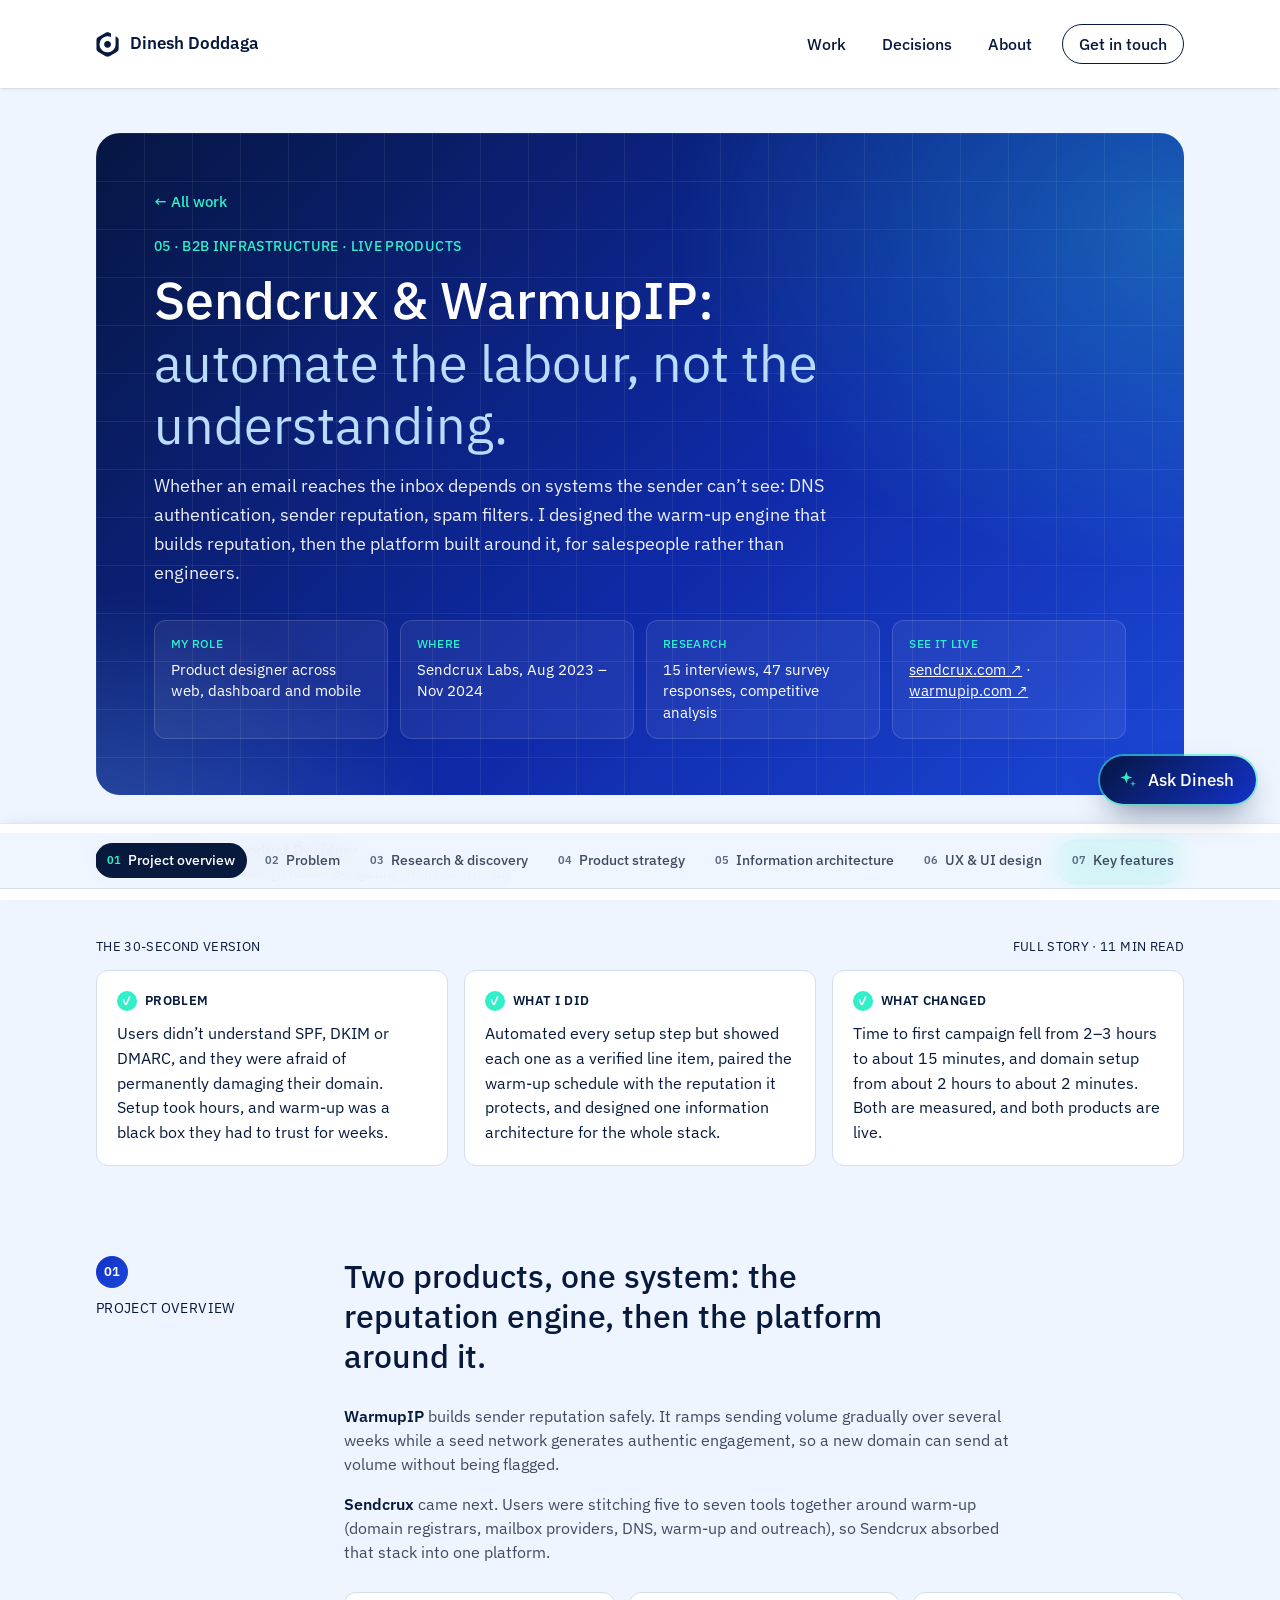
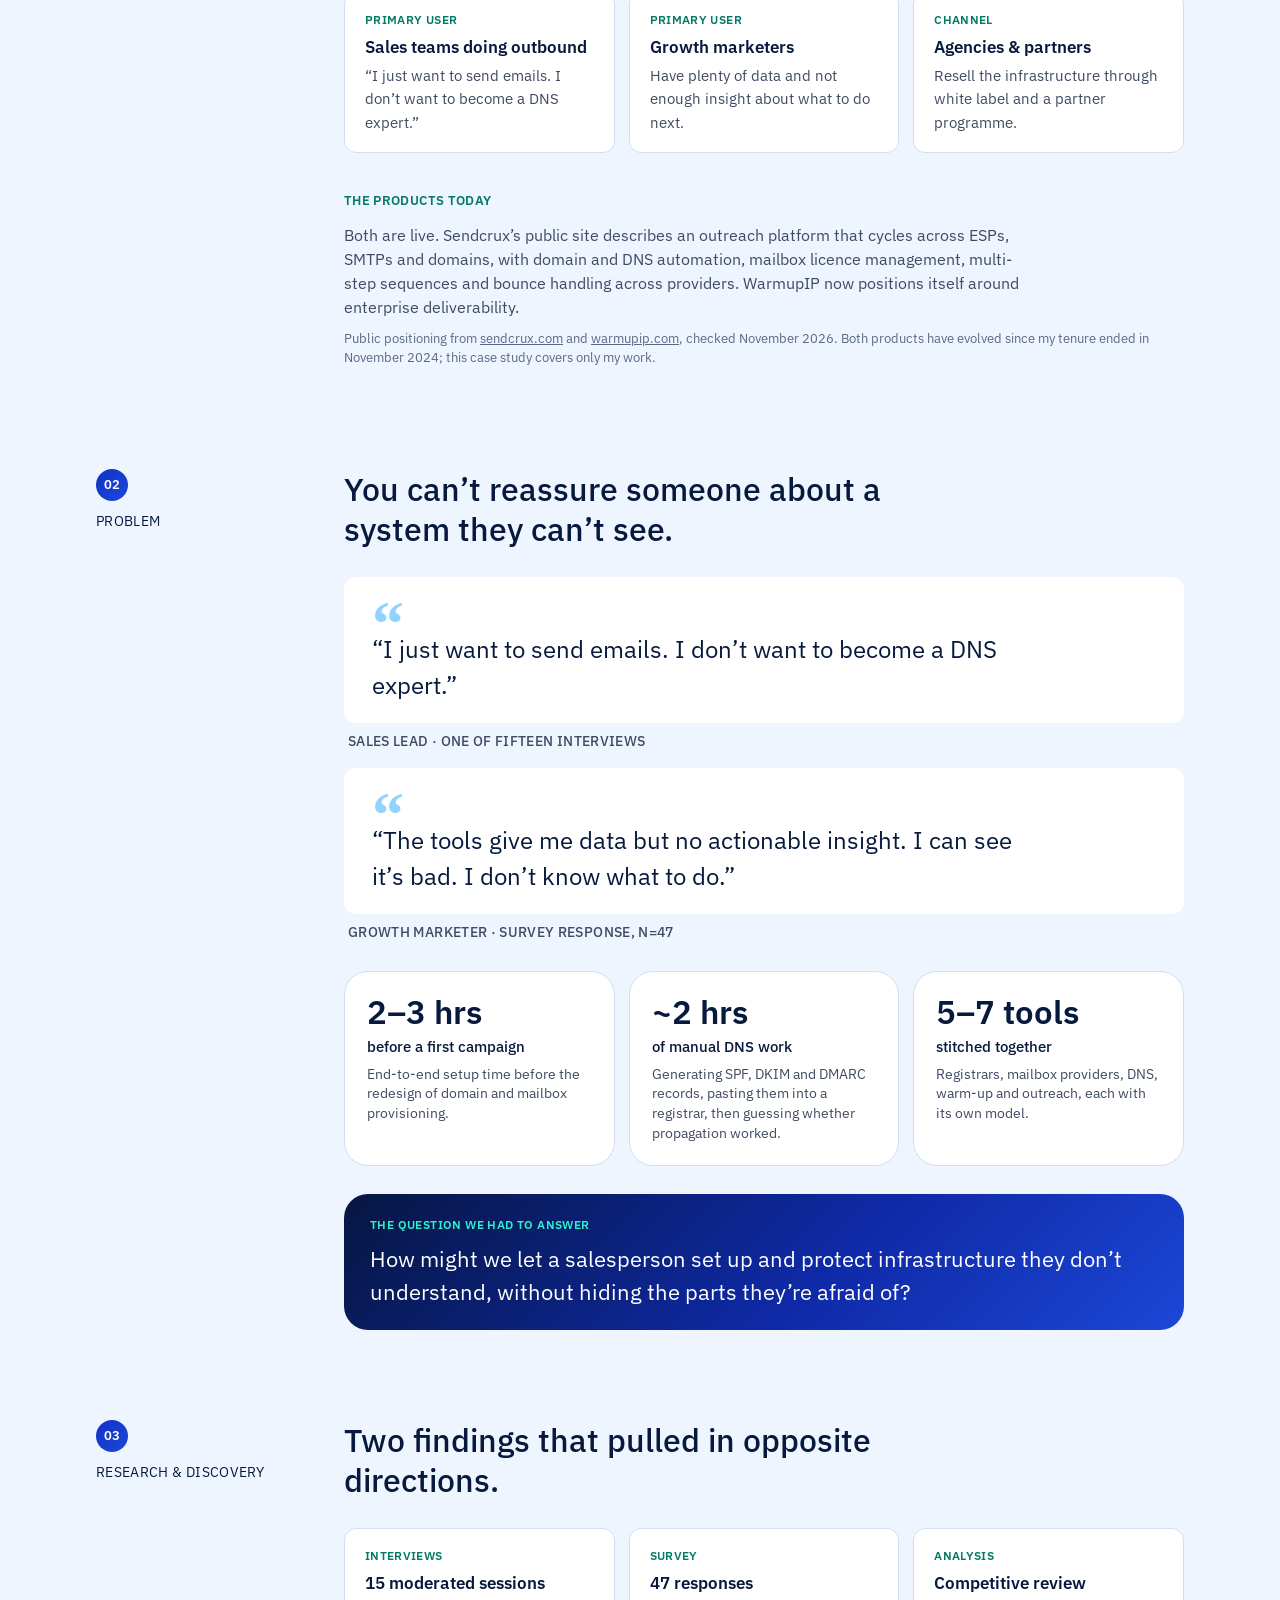
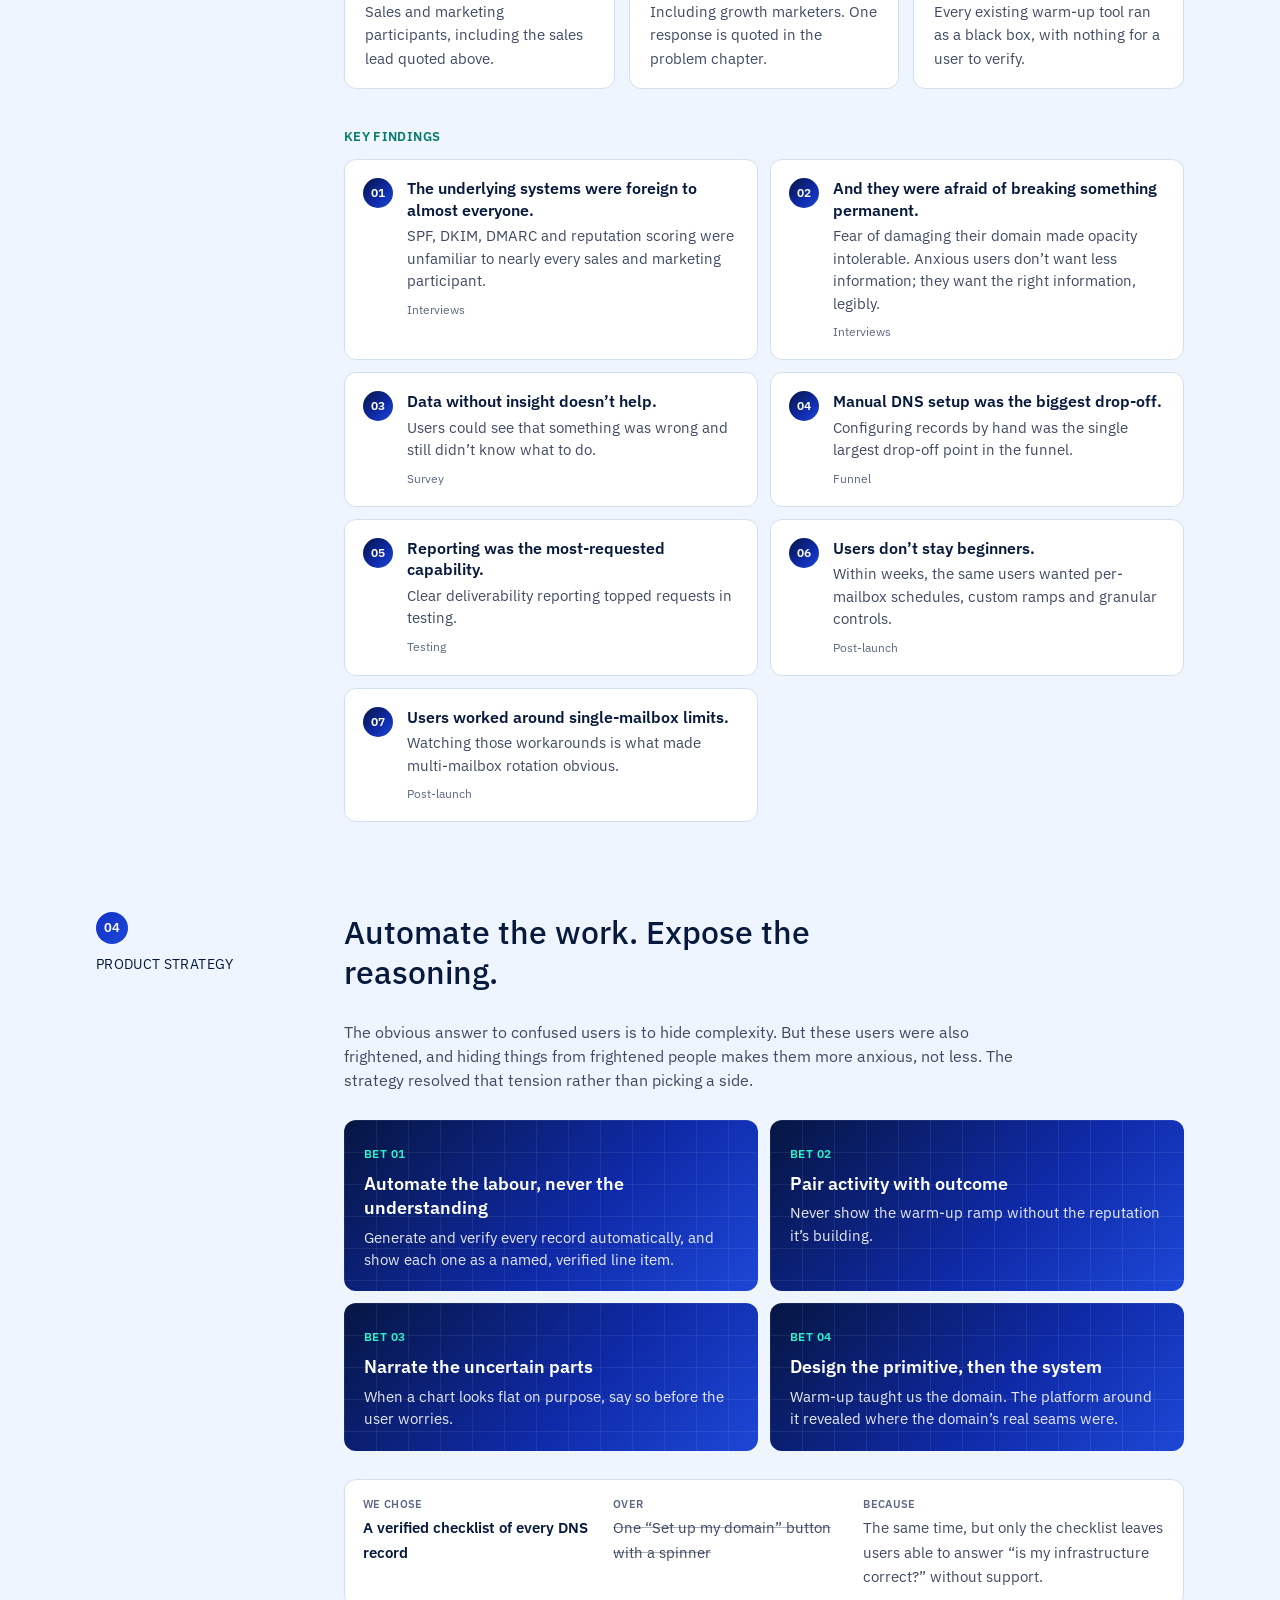
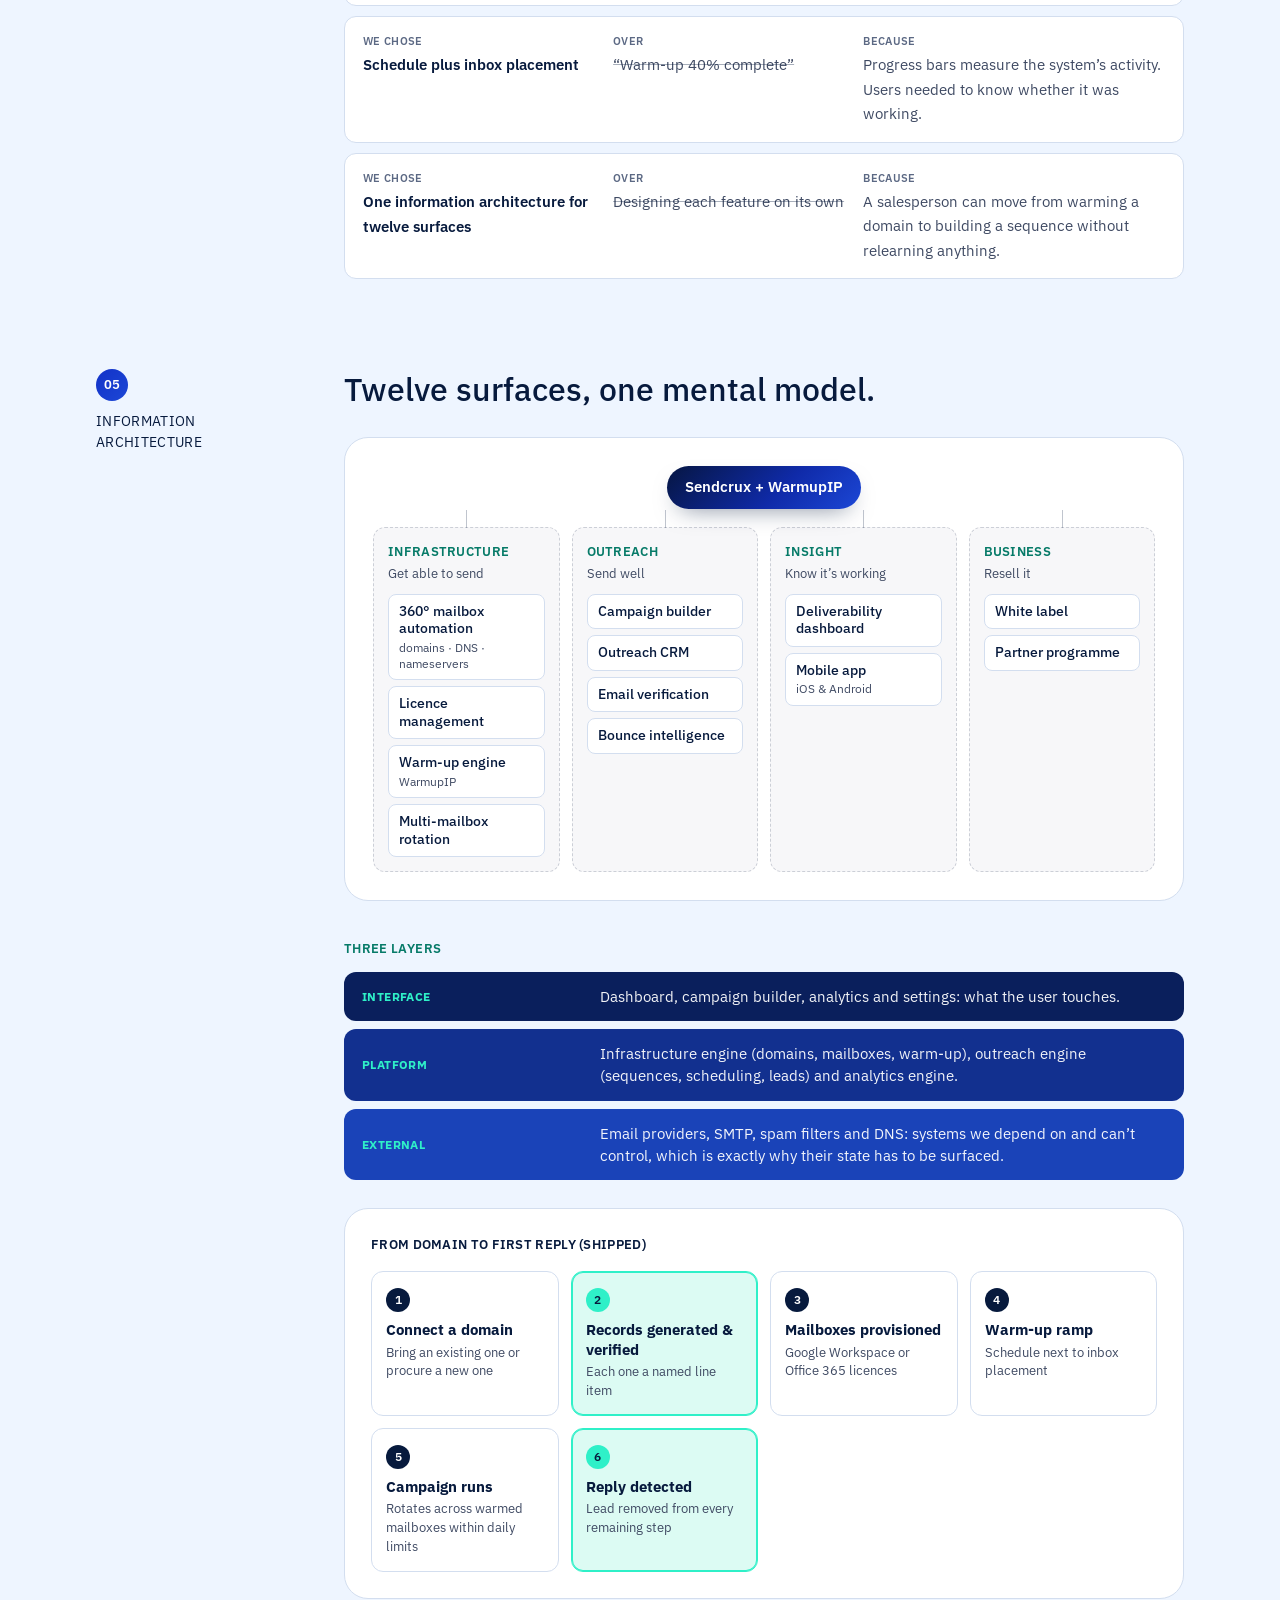
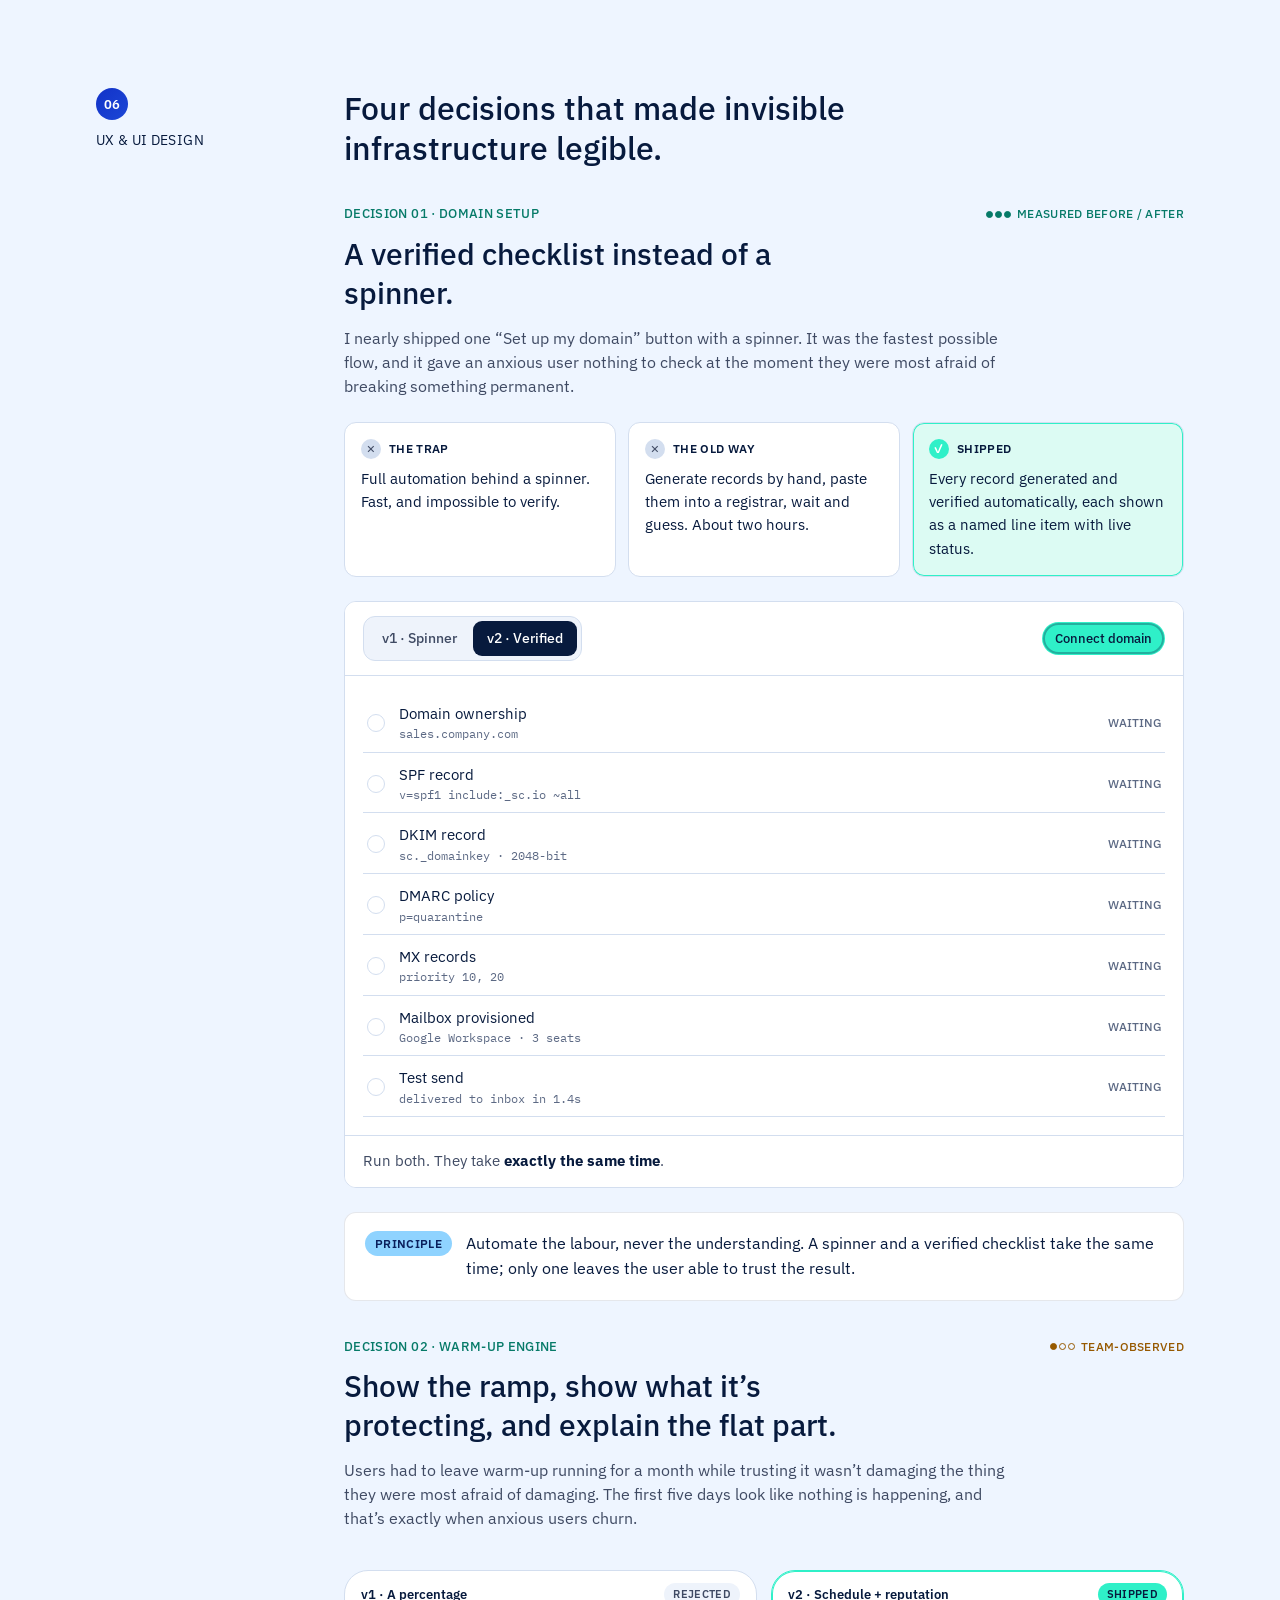
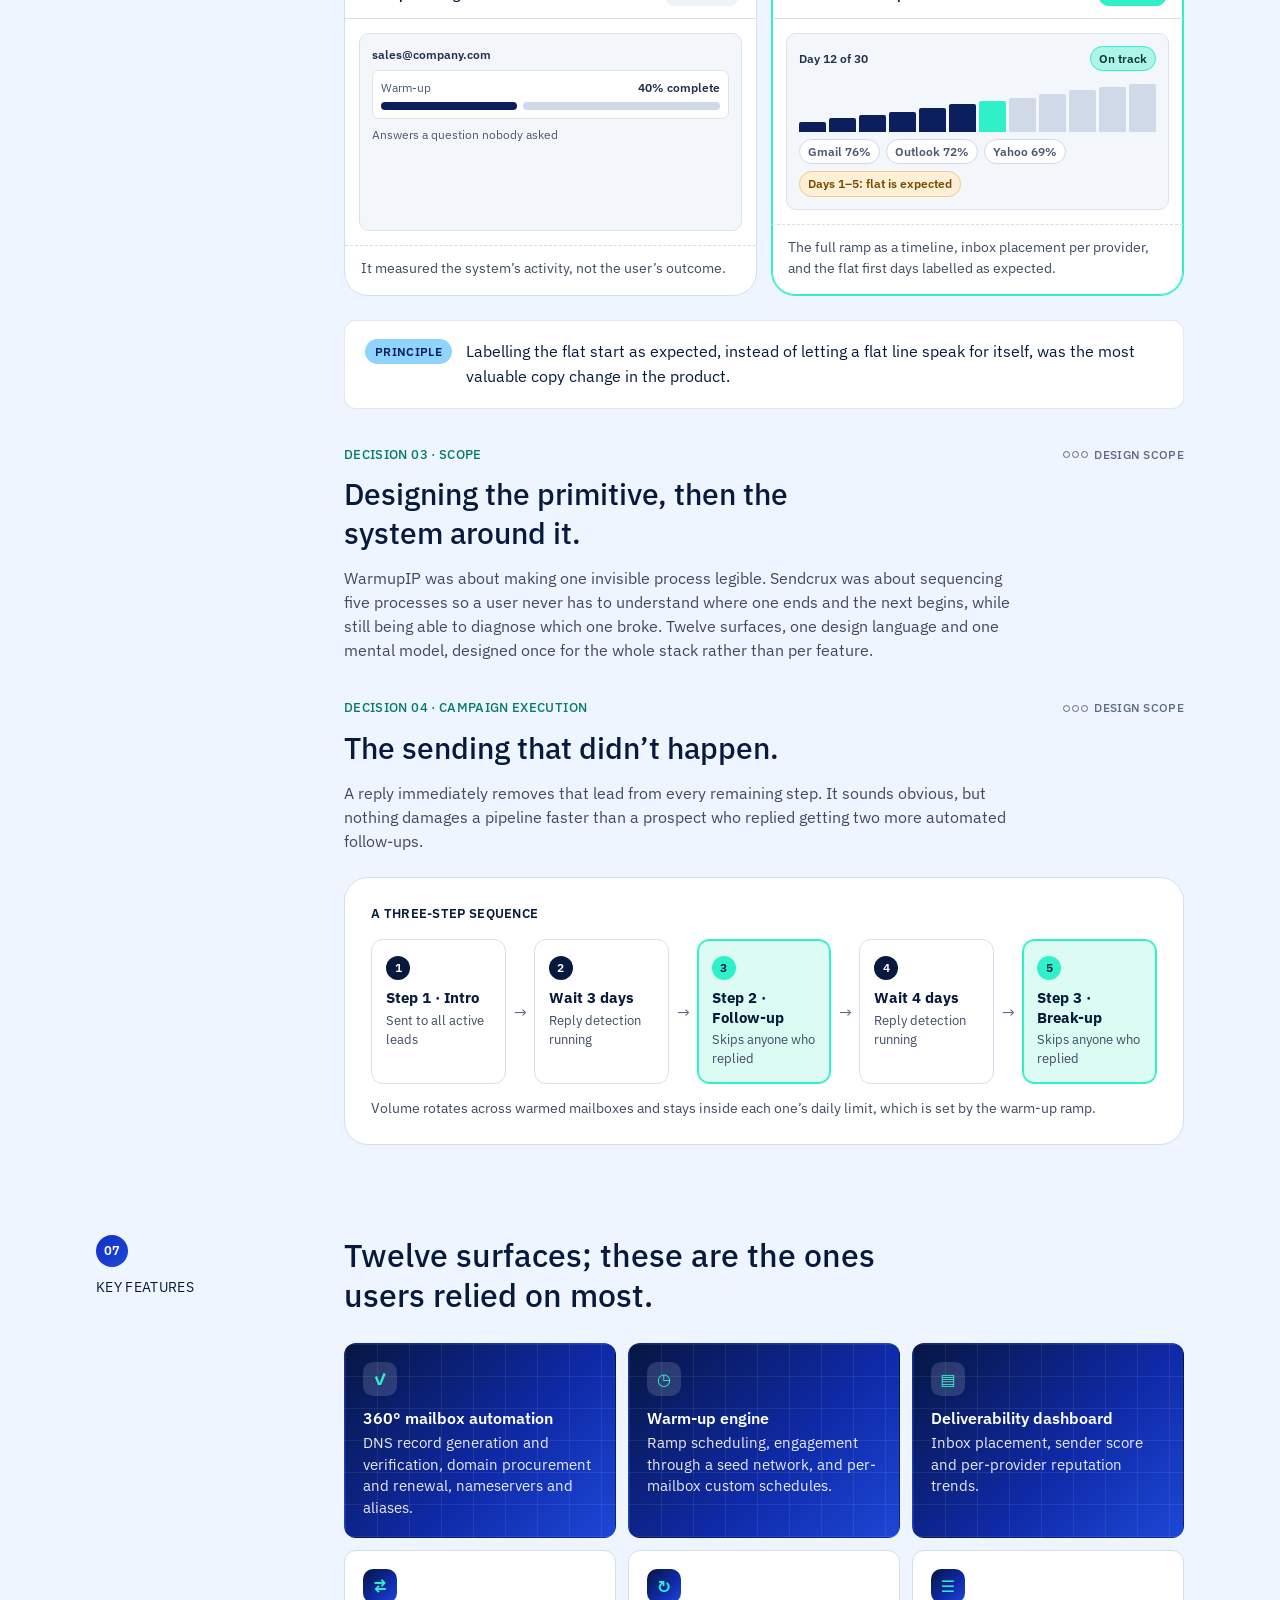
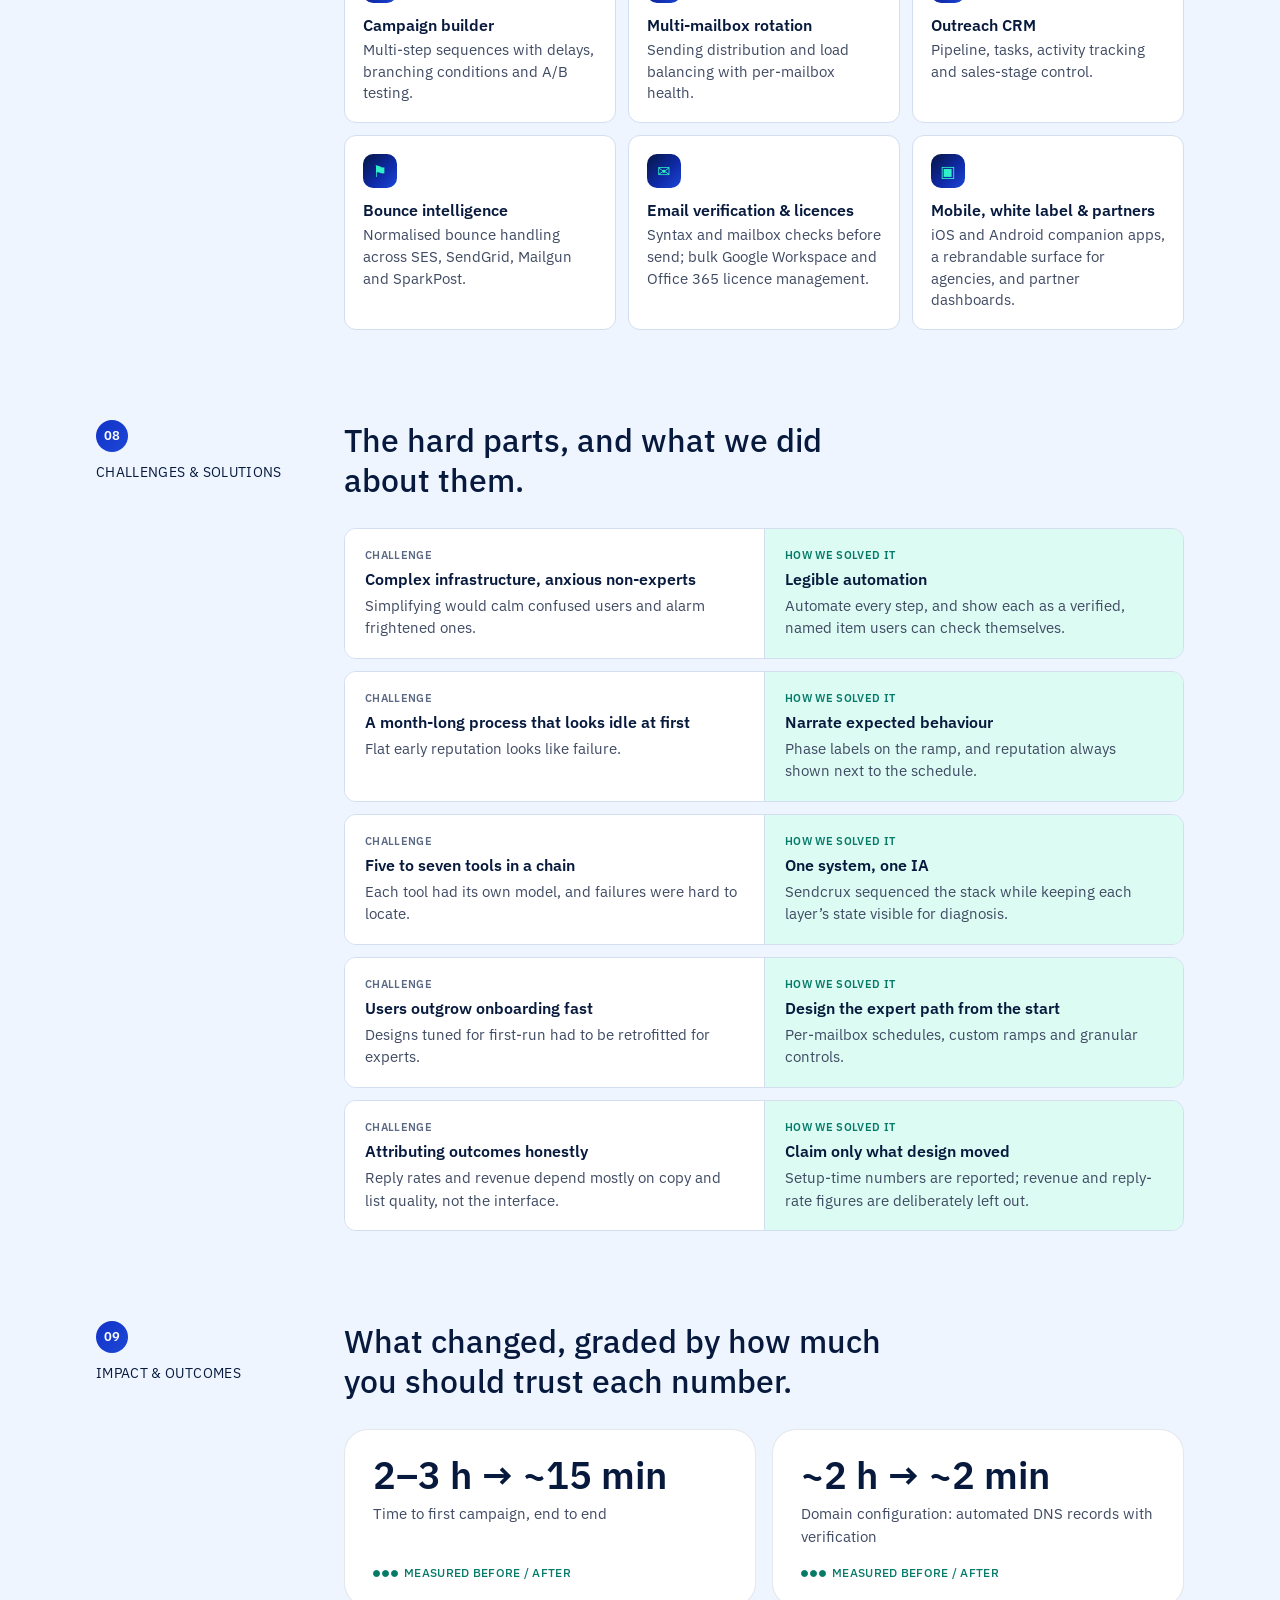
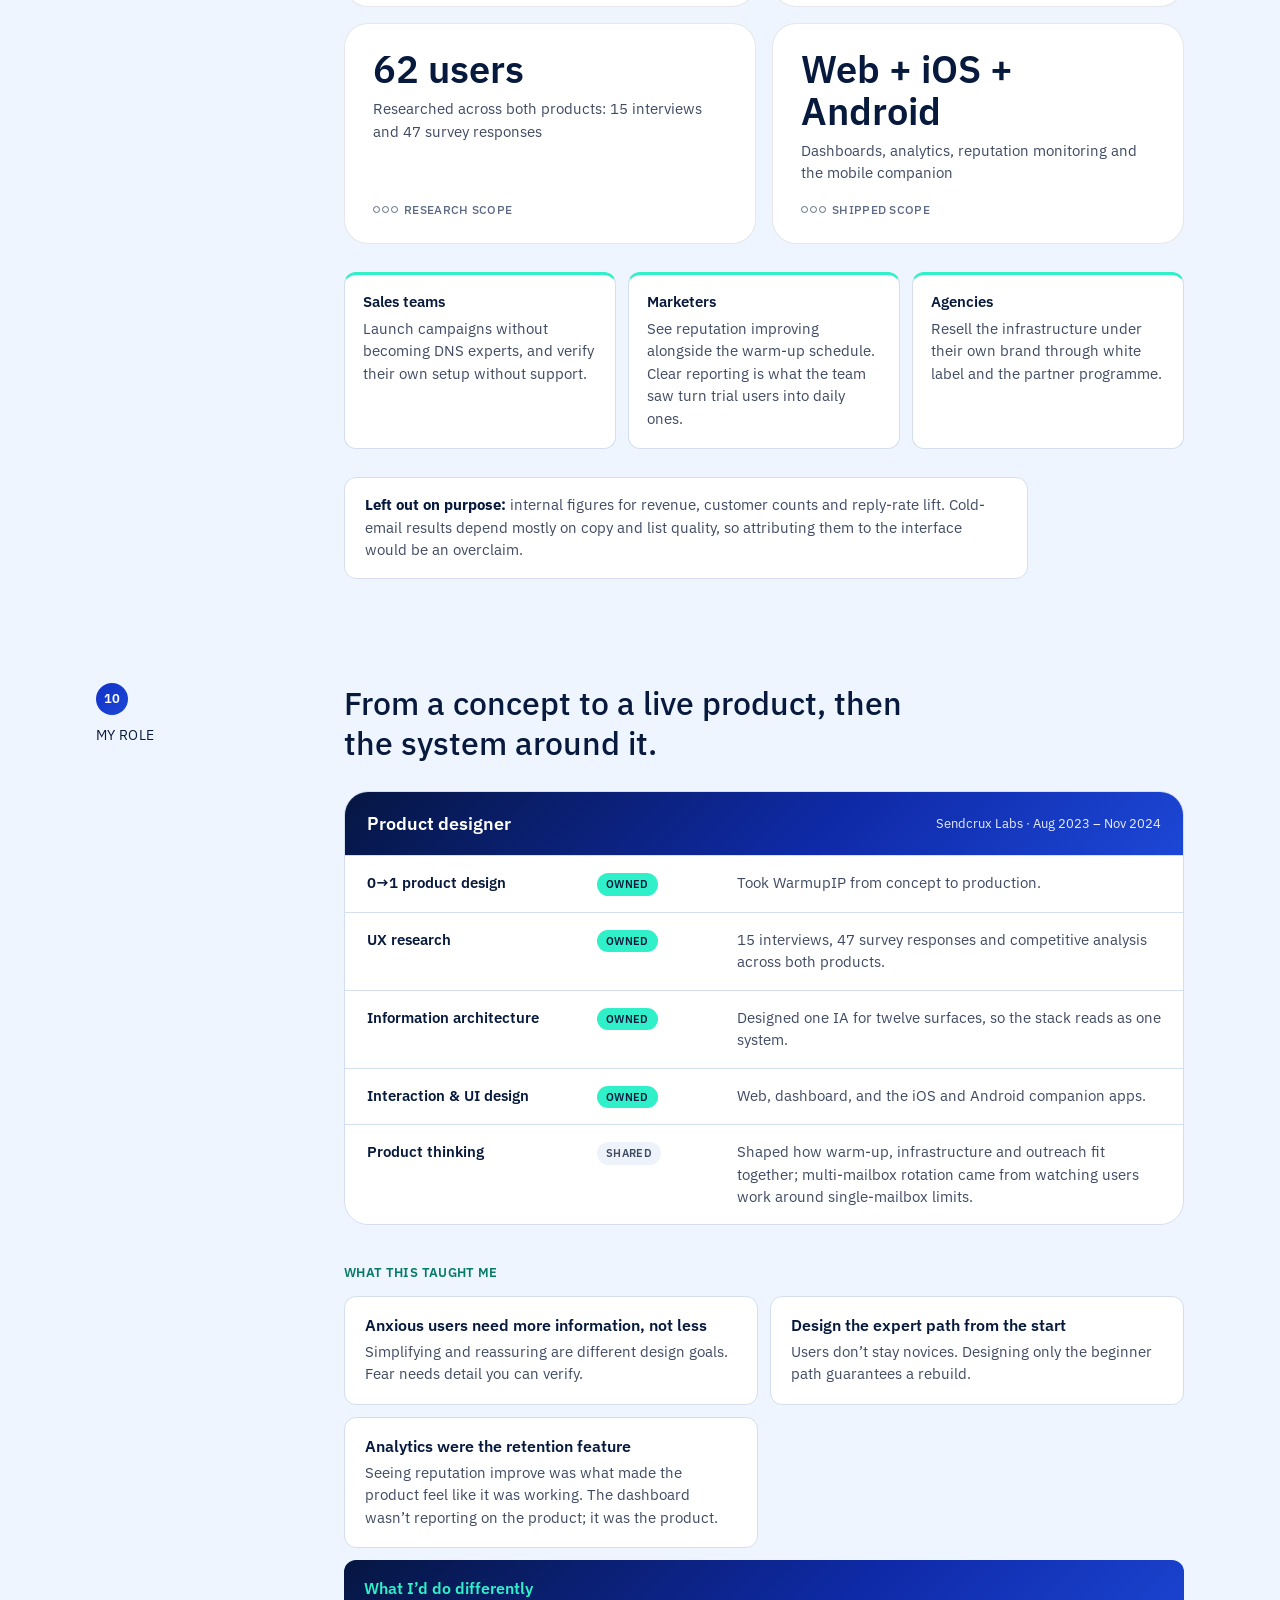
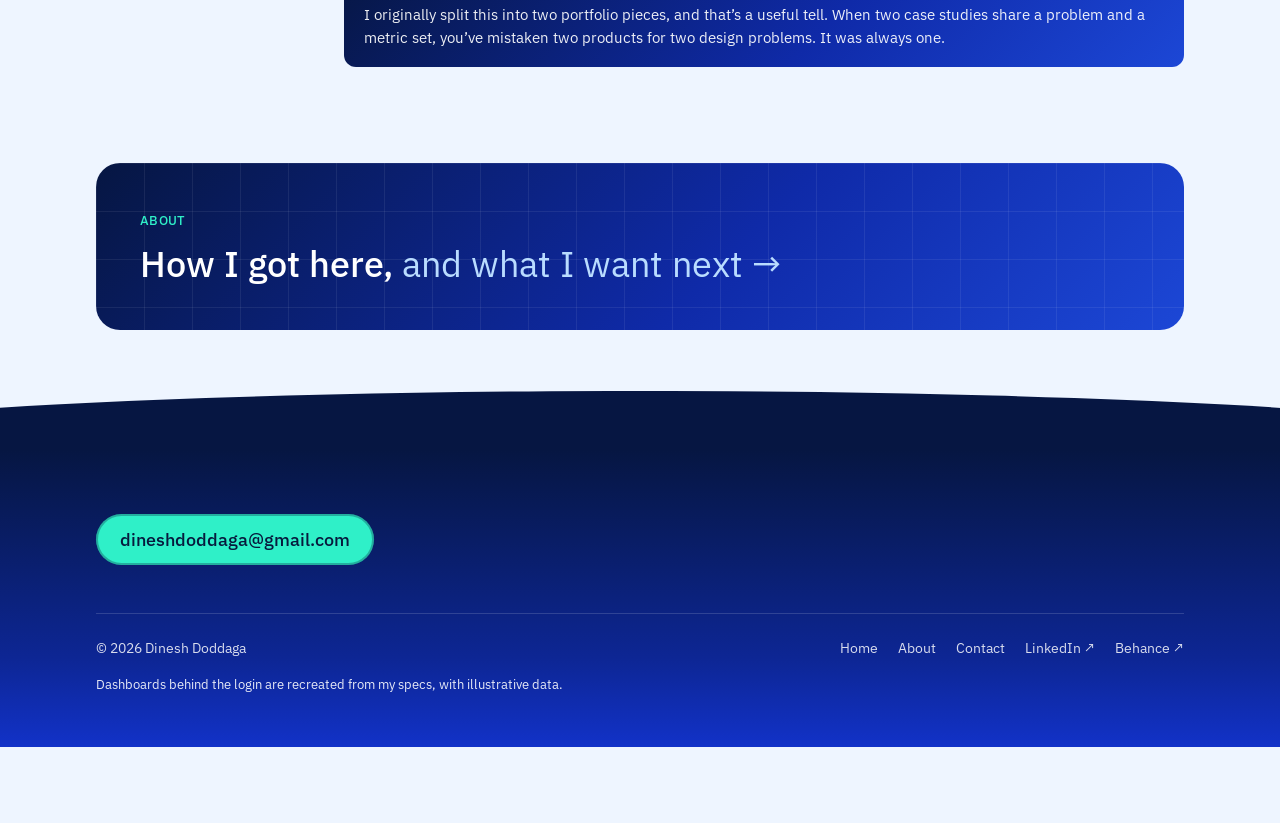
<file: sendcrux.html>
<!doctype html>
<html lang="en" data-brand="d">

<head>
  <meta charset="utf-8">
  <meta name="viewport" content="width=device-width, initial-scale=1, viewport-fit=cover">
  <title>Sendcrux &amp; WarmupIP — Dinesh Doddaga</title>
  <meta name="description"
    content="Case study: making invisible email infrastructure legible for salespeople who are afraid of breaking it.">
  <script>document.documentElement.classList.add('js'); (function () { try { var q = new URLSearchParams(location.search).get('brand'), s = sessionStorage; if (q) { s.setItem('dd-brand', q); } var b = s.getItem('dd-brand'); if (b) document.documentElement.dataset.brand = b; } catch (e) { } })();</script>
  <link rel="preconnect" href="https://fonts.googleapis.com">
  <link rel="preconnect" href="https://fonts.gstatic.com" crossorigin>
  <link
    href="https://fonts.googleapis.com/css2?family=IBM+Plex+Sans:wght@400;500;600;700&family=IBM+Plex+Mono:wght@400;500&display=swap"
    rel="stylesheet">
  <link rel="stylesheet" href="assets/styles.css?v=33">
  <link rel="icon"
    href="data:image/svg+xml,%3Csvg%20xmlns%3D%22http%3A//www.w3.org/2000/svg%22%20viewBox%3D%220%200%2055%2061%22%3E%3Crect%20width%3D%2255%22%20height%3D%2261%22%20rx%3D%2213%22%20fill%3D%22%2308080a%22/%3E%3Cpath%20d%3D%22M35.9272%2030.0833C35.9272%2030.6302%2035.8751%2031.1667%2035.7709%2031.7031C35.6615%2032.2344%2035.5053%2032.7552%2035.297%2033.2552C35.0886%2033.7604%2034.8334%2034.2396%2034.5313%2034.6875C34.2293%2035.1406%2033.8855%2035.5625%2033.5001%2035.9479C33.1147%2036.3281%2032.698%2036.6719%2032.2449%2036.974C31.7918%2037.276%2031.3178%2037.5313%2030.8126%2037.7396C30.3126%2037.9479%2029.7917%2038.1094%2029.2605%2038.2135C28.724%2038.3177%2028.1876%2038.375%2027.6407%2038.375C27.099%2038.375%2026.5574%2038.3177%2026.0261%2038.2135C25.4897%2038.1094%2024.974%2037.9479%2024.4688%2037.7396C23.9688%2037.5313%2023.4897%2037.276%2023.0365%2036.974C22.5834%2036.6719%2022.1667%2036.3281%2021.7813%2035.9479C21.3959%2035.5625%2021.0522%2035.1406%2020.7501%2034.6875C20.448%2034.2396%2020.1928%2033.7604%2019.9845%2033.2552C19.7761%2032.7552%2019.6199%2032.2344%2019.5157%2031.7031C19.4063%2031.1667%2019.3542%2030.6302%2019.3542%2030.0833C19.3542%2029.5417%2019.4063%2029.0052%2019.5157%2028.4688C19.6199%2027.9375%2019.7761%2027.4167%2019.9845%2026.9167C20.1928%2026.4115%2020.448%2025.9323%2020.7501%2025.4844C21.0522%2025.0312%2021.3959%2024.6094%2021.7813%2024.224C22.1667%2023.8438%2022.5834%2023.5%2023.0365%2023.1979C23.4897%2022.8958%2023.9688%2022.6406%2024.4688%2022.4323C24.974%2022.224%2025.4897%2022.0625%2026.0261%2021.9583C26.5574%2021.8542%2027.099%2021.7969%2027.6407%2021.7969C28.1876%2021.7969%2028.724%2021.8542%2029.2605%2021.9583C29.7917%2022.0625%2030.3126%2022.224%2030.8126%2022.4323C31.3178%2022.6406%2031.7918%2022.8958%2032.2449%2023.1979C32.698%2023.5%2033.1147%2023.8438%2033.5001%2024.224C33.8855%2024.6094%2034.2293%2025.0312%2034.5313%2025.4844C34.8334%2025.9323%2035.0886%2026.4115%2035.297%2026.9167C35.5053%2027.4167%2035.6615%2027.9375%2035.7709%2028.4688C35.8751%2029.0052%2035.9272%2029.5417%2035.9272%2030.0833Z%22%20fill%3D%22%23f5f5f6%22/%3E%3Cpath%20d%3D%22M50.1301%2012.052L47.151%2010.3333V30.8124H47.1353C47.1093%2031.5051%2047.0468%2032.1926%2046.9478%2032.8801C46.8489%2033.5676%2046.7135%2034.2447%2046.5416%2034.9166C46.3697%2035.5885%2046.1614%2036.2447%2045.9166%2036.8958C45.677%2037.5468%2045.401%2038.1822%2045.0885%2038.802C44.7812%2039.4218%2044.4374%2040.0208%2044.0624%2040.6041C43.6874%2041.1874%2043.2864%2041.7499%2042.8489%2042.2916C42.4166%2042.828%2041.953%2043.3437%2041.4635%2043.8385C40.9791%2044.328%2040.4635%2044.7916%2039.927%2045.2291C39.3853%2045.6614%2038.828%2046.0676%2038.2447%2046.4478C37.6614%2046.8228%2037.0624%2047.1666%2036.4426%2047.4791C35.8228%2047.7916%2035.1926%2048.0728%2034.5416%2048.3176C33.8958%2048.5624%2033.2343%2048.7708%2032.5676%2048.9426C31.8958%2049.1197%2031.2187%2049.2603%2030.5312%2049.3593C29.8437%2049.4635%2029.1562%2049.5312%2028.4635%2049.5572C27.7708%2049.5885%2027.078%2049.578%2026.3905%2049.5312C25.6978%2049.4895%2025.0103%2049.4062%2024.328%2049.2916C23.6458%2049.1718%2022.9687%2049.0155%2022.302%2048.828C21.6353%2048.6353%2020.9843%2048.4114%2020.3385%2048.151C19.6978%2047.8905%2019.0728%2047.5989%2018.4583%2047.2708C17.8489%2046.9478%2017.2551%2046.5885%2016.6822%2046.1978C16.1093%2045.8072%2015.5572%2045.3905%2015.0312%2044.9374C14.5051%2044.4895%2013.9999%2044.0155%2013.5208%2043.5155C13.0468%2043.0103%2012.5937%2042.4843%2012.1718%2041.9374C11.7499%2041.3853%2011.3593%2040.8124%2010.9999%2040.2239C10.6405%2039.6301%2010.3124%2039.0208%2010.0155%2038.3958C9.71867%2037.7655%209.45825%2037.1249%209.22909%2036.4739C9.00513%2035.8176%208.81242%2035.151%208.65617%2034.4791C8.49992%2033.802%208.38013%2033.1197%208.29679%2032.4322C8.21346%2031.7447%208.16659%2031.0572%208.15617%2030.3645C8.14575%2029.6718%208.17179%2028.9791%208.23429%2028.2864C8.29679%2027.5989%208.39575%2026.9114%208.53638%2026.2343C8.67179%2025.552%208.84367%2024.8853%209.052%2024.2239C9.26034%2023.5624%209.49992%2022.9114%209.78117%2022.276C10.0572%2021.6458%2010.3645%2021.026%2010.7083%2020.4218C11.052%2019.8228%2011.427%2019.2395%2011.8333%2018.677C12.2343%2018.1145%2012.6718%2017.5728%2013.1353%2017.0572C13.5937%2016.5416%2014.0833%2016.052%2014.5989%2015.5885C15.1145%2015.1249%2015.651%2014.6874%2016.2135%2014.2812C16.776%2013.8749%2017.3541%2013.4999%2017.9583%2013.1562C18.5572%2012.8124%2019.177%2012.4999%2019.8124%2012.2239C20.4478%2011.9426%2021.0937%2011.6978%2021.7551%2011.4895C22.4166%2011.2812%2023.0833%2011.1041%2023.7655%2010.9687C24.4426%2010.828%2025.1249%2010.7291%2025.8176%2010.6614C26.5051%2010.5989%2027.1978%2010.5676%2027.8905%2010.578C28.5833%2010.5885%2029.276%2010.6301%2029.9635%2010.7135C30.651%2010.7968%2031.3333%2010.9166%2032.0103%2011.0676C32.6822%2011.2239%2033.3489%2011.4166%2034.0051%2011.6405C34.6614%2011.8645%2035.302%2012.1249%2035.927%2012.4218V3.85409L32.276%201.74471C31.5728%201.33846%2030.828%201.03117%2030.0416%200.822835C29.2551%200.609294%2028.453%200.505127%2027.6405%200.505127C26.828%200.505127%2026.026%200.609294%2025.2447%200.822835C24.4583%201.03117%2023.7135%201.33846%2023.0051%201.74471L5.15617%2012.052C4.44784%2012.4583%203.80721%2012.9478%203.23429%2013.526C2.66138%2014.0989%202.16659%2014.7395%201.76034%2015.4478C1.35409%2016.151%201.04679%2016.8958%200.833252%2017.6822C0.624919%2018.4687%200.520752%2019.2655%200.520752%2020.078V40.6926C0.520752%2041.5051%200.624919%2042.3072%200.833252%2043.0937C1.04679%2043.8801%201.35409%2044.6249%201.76034%2045.328C2.16659%2046.0312%202.66138%2046.6718%203.23429%2047.2499C3.80721%2047.8228%204.44784%2048.3124%205.15617%2048.7187L23.0051%2059.026C23.7135%2059.4322%2024.4583%2059.7447%2025.2447%2059.953C26.026%2060.1614%2026.828%2060.2708%2027.6405%2060.2708C28.453%2060.2708%2029.2551%2060.1614%2030.0416%2059.953C30.828%2059.7447%2031.5728%2059.4322%2032.276%2059.026L50.1301%2048.7187C50.8333%2048.3124%2051.4739%2047.8228%2052.0468%2047.2447C52.6249%2046.6718%2053.1145%2046.0312%2053.5208%2045.328C53.927%2044.6197%2054.2395%2043.8749%2054.4478%2043.0885C54.6562%2042.3072%2054.7655%2041.5051%2054.7655%2040.6926V20.078C54.7655%2019.2655%2054.6562%2018.4687%2054.4478%2017.6822C54.2395%2016.8958%2053.927%2016.151%2053.5208%2015.4478C53.1145%2014.7395%2052.6249%2014.0989%2052.0468%2013.526C51.4739%2012.9478%2050.8333%2012.4583%2050.1301%2012.052Z%22%20fill%3D%22%23f5f5f6%22/%3E%3C/svg%3E">
</head>

<body>
  <div class="prog" aria-hidden="true"></div>
  <a class="skip" href="#main">Skip to content</a>
  <nav class="nav" aria-label="Primary">
    <div class="wrap nav-in">
      <a class="brand" href="index.html"><span class="brand-mark" aria-hidden="true"><svg class="logo-mark"
            viewBox="0 0 55 61" fill="none" xmlns="http://www.w3.org/2000/svg" aria-hidden="true">
            <path
              d="M35.9272 30.0833C35.9272 30.6302 35.8751 31.1667 35.7709 31.7031C35.6615 32.2344 35.5053 32.7552 35.297 33.2552C35.0886 33.7604 34.8334 34.2396 34.5313 34.6875C34.2293 35.1406 33.8855 35.5625 33.5001 35.9479C33.1147 36.3281 32.698 36.6719 32.2449 36.974C31.7918 37.276 31.3178 37.5313 30.8126 37.7396C30.3126 37.9479 29.7917 38.1094 29.2605 38.2135C28.724 38.3177 28.1876 38.375 27.6407 38.375C27.099 38.375 26.5574 38.3177 26.0261 38.2135C25.4897 38.1094 24.974 37.9479 24.4688 37.7396C23.9688 37.5313 23.4897 37.276 23.0365 36.974C22.5834 36.6719 22.1667 36.3281 21.7813 35.9479C21.3959 35.5625 21.0522 35.1406 20.7501 34.6875C20.448 34.2396 20.1928 33.7604 19.9845 33.2552C19.7761 32.7552 19.6199 32.2344 19.5157 31.7031C19.4063 31.1667 19.3542 30.6302 19.3542 30.0833C19.3542 29.5417 19.4063 29.0052 19.5157 28.4688C19.6199 27.9375 19.7761 27.4167 19.9845 26.9167C20.1928 26.4115 20.448 25.9323 20.7501 25.4844C21.0522 25.0312 21.3959 24.6094 21.7813 24.224C22.1667 23.8438 22.5834 23.5 23.0365 23.1979C23.4897 22.8958 23.9688 22.6406 24.4688 22.4323C24.974 22.224 25.4897 22.0625 26.0261 21.9583C26.5574 21.8542 27.099 21.7969 27.6407 21.7969C28.1876 21.7969 28.724 21.8542 29.2605 21.9583C29.7917 22.0625 30.3126 22.224 30.8126 22.4323C31.3178 22.6406 31.7918 22.8958 32.2449 23.1979C32.698 23.5 33.1147 23.8438 33.5001 24.224C33.8855 24.6094 34.2293 25.0312 34.5313 25.4844C34.8334 25.9323 35.0886 26.4115 35.297 26.9167C35.5053 27.4167 35.6615 27.9375 35.7709 28.4688C35.8751 29.0052 35.9272 29.5417 35.9272 30.0833Z"
              fill="currentColor" />
            <path
              d="M50.1301 12.052L47.151 10.3333V30.8124H47.1353C47.1093 31.5051 47.0468 32.1926 46.9478 32.8801C46.8489 33.5676 46.7135 34.2447 46.5416 34.9166C46.3697 35.5885 46.1614 36.2447 45.9166 36.8958C45.677 37.5468 45.401 38.1822 45.0885 38.802C44.7812 39.4218 44.4374 40.0208 44.0624 40.6041C43.6874 41.1874 43.2864 41.7499 42.8489 42.2916C42.4166 42.828 41.953 43.3437 41.4635 43.8385C40.9791 44.328 40.4635 44.7916 39.927 45.2291C39.3853 45.6614 38.828 46.0676 38.2447 46.4478C37.6614 46.8228 37.0624 47.1666 36.4426 47.4791C35.8228 47.7916 35.1926 48.0728 34.5416 48.3176C33.8958 48.5624 33.2343 48.7708 32.5676 48.9426C31.8958 49.1197 31.2187 49.2603 30.5312 49.3593C29.8437 49.4635 29.1562 49.5312 28.4635 49.5572C27.7708 49.5885 27.078 49.578 26.3905 49.5312C25.6978 49.4895 25.0103 49.4062 24.328 49.2916C23.6458 49.1718 22.9687 49.0155 22.302 48.828C21.6353 48.6353 20.9843 48.4114 20.3385 48.151C19.6978 47.8905 19.0728 47.5989 18.4583 47.2708C17.8489 46.9478 17.2551 46.5885 16.6822 46.1978C16.1093 45.8072 15.5572 45.3905 15.0312 44.9374C14.5051 44.4895 13.9999 44.0155 13.5208 43.5155C13.0468 43.0103 12.5937 42.4843 12.1718 41.9374C11.7499 41.3853 11.3593 40.8124 10.9999 40.2239C10.6405 39.6301 10.3124 39.0208 10.0155 38.3958C9.71867 37.7655 9.45825 37.1249 9.22909 36.4739C9.00513 35.8176 8.81242 35.151 8.65617 34.4791C8.49992 33.802 8.38013 33.1197 8.29679 32.4322C8.21346 31.7447 8.16659 31.0572 8.15617 30.3645C8.14575 29.6718 8.17179 28.9791 8.23429 28.2864C8.29679 27.5989 8.39575 26.9114 8.53638 26.2343C8.67179 25.552 8.84367 24.8853 9.052 24.2239C9.26034 23.5624 9.49992 22.9114 9.78117 22.276C10.0572 21.6458 10.3645 21.026 10.7083 20.4218C11.052 19.8228 11.427 19.2395 11.8333 18.677C12.2343 18.1145 12.6718 17.5728 13.1353 17.0572C13.5937 16.5416 14.0833 16.052 14.5989 15.5885C15.1145 15.1249 15.651 14.6874 16.2135 14.2812C16.776 13.8749 17.3541 13.4999 17.9583 13.1562C18.5572 12.8124 19.177 12.4999 19.8124 12.2239C20.4478 11.9426 21.0937 11.6978 21.7551 11.4895C22.4166 11.2812 23.0833 11.1041 23.7655 10.9687C24.4426 10.828 25.1249 10.7291 25.8176 10.6614C26.5051 10.5989 27.1978 10.5676 27.8905 10.578C28.5833 10.5885 29.276 10.6301 29.9635 10.7135C30.651 10.7968 31.3333 10.9166 32.0103 11.0676C32.6822 11.2239 33.3489 11.4166 34.0051 11.6405C34.6614 11.8645 35.302 12.1249 35.927 12.4218V3.85409L32.276 1.74471C31.5728 1.33846 30.828 1.03117 30.0416 0.822835C29.2551 0.609294 28.453 0.505127 27.6405 0.505127C26.828 0.505127 26.026 0.609294 25.2447 0.822835C24.4583 1.03117 23.7135 1.33846 23.0051 1.74471L5.15617 12.052C4.44784 12.4583 3.80721 12.9478 3.23429 13.526C2.66138 14.0989 2.16659 14.7395 1.76034 15.4478C1.35409 16.151 1.04679 16.8958 0.833252 17.6822C0.624919 18.4687 0.520752 19.2655 0.520752 20.078V40.6926C0.520752 41.5051 0.624919 42.3072 0.833252 43.0937C1.04679 43.8801 1.35409 44.6249 1.76034 45.328C2.16659 46.0312 2.66138 46.6718 3.23429 47.2499C3.80721 47.8228 4.44784 48.3124 5.15617 48.7187L23.0051 59.026C23.7135 59.4322 24.4583 59.7447 25.2447 59.953C26.026 60.1614 26.828 60.2708 27.6405 60.2708C28.453 60.2708 29.2551 60.1614 30.0416 59.953C30.828 59.7447 31.5728 59.4322 32.276 59.026L50.1301 48.7187C50.8333 48.3124 51.4739 47.8228 52.0468 47.2447C52.6249 46.6718 53.1145 46.0312 53.5208 45.328C53.927 44.6197 54.2395 43.8749 54.4478 43.0885C54.6562 42.3072 54.7655 41.5051 54.7655 40.6926V20.078C54.7655 19.2655 54.6562 18.4687 54.4478 17.6822C54.2395 16.8958 53.927 16.151 53.5208 15.4478C53.1145 14.7395 52.6249 14.0989 52.0468 13.526C51.4739 12.9478 50.8333 12.4583 50.1301 12.052Z"
              fill="currentColor" />
          </svg></span>Dinesh Doddaga</a>
      <div class="nav-links"><a href="index.html#work">Work</a><a href="index.html#decisions">Decisions</a><a
          href="/about">About</a><a class="cta" href="contact">Get in touch</a></div>
    </div>
  </nav>

  <main id="main">
    <header class="cs-hero">
      <div class="wrap">
        <div class="hero-card">
          <a class="crumb" href="index.html#work">← All work</a><br>
          <span class="eyebrow mono">05 · B2B infrastructure · Live products</span>
          <h1 class="display">Sendcrux &amp; WarmupIP: <span class="serif">automate the labour, not the
              understanding.</span></h1>
          <p class="lede">Whether an email reaches the inbox depends on systems the sender can’t see: DNS
            authentication, sender reputation, spam filters. I designed the warm-up engine that builds reputation, then
            the platform built around it, for salespeople rather than engineers.</p>
          <dl class="facts">
            <div>
              <dt>My role</dt>
              <dd>Product designer across web, dashboard and mobile</dd>
            </div>
            <div>
              <dt>Where</dt>
              <dd>Sendcrux Labs, Aug 2023 – Nov 2024</dd>
            </div>
            <div>
              <dt>Research</dt>
              <dd>15 interviews, 47 survey responses, competitive analysis</dd>
            </div>
            <div>
              <dt>See it live</dt>
              <dd><a href="https://sendcrux.com" target="_blank" rel="noopener">sendcrux.com ↗</a> · <a
                  href="https://warmupip.com" target="_blank" rel="noopener">warmupip.com ↗</a></dd>
            </div>
          </dl>
        </div>
      </div>
    </header>
    <nav class="chap-bar" aria-label="Case study chapters">
      <div class="wrap">
        <ol>
          <li><a href="#overview"><b>01</b>Project overview</a></li>
          <li><a href="#problem"><b>02</b>Problem</a></li>
          <li><a href="#research"><b>03</b>Research & discovery</a></li>
          <li><a href="#strategy"><b>04</b>Product strategy</a></li>
          <li><a href="#ia"><b>05</b>Information architecture</a></li>
          <li><a href="#design"><b>06</b>UX & UI design</a></li>
          <li><a href="#features"><b>07</b>Key features</a></li>
          <li><a href="#challenges"><b>08</b>Challenges & solutions</a></li>
          <li><a href="#impact"><b>09</b>Impact & outcomes</a></li>
          <li><a href="#role"><b>10</b>My role</a></li>
        </ol>
      </div><span class="chap-progress" aria-hidden="true"></span>
    </nav>
    <section class="wrap" aria-label="Summary" style="padding-top:clamp(28px,4vw,48px)">
      <p class="tldr-label mono"><span>The 30-second version</span><span>Full story · 11 min read</span></p>
      <div class="tldr">
        <div><span class="mono">Problem</span>
          <p>Users didn’t understand SPF, DKIM or DMARC, and they were afraid of permanently damaging their domain.
            Setup took hours, and warm-up was a black box they had to trust for weeks.</p>
        </div>
        <div><span class="mono">What I did</span>
          <p>Automated every setup step but showed each one as a verified line item, paired the warm-up schedule with
            the reputation it protects, and designed one information architecture for the whole stack.</p>
        </div>
        <div><span class="mono">What changed</span>
          <p>Time to first campaign fell from 2–3 hours to about 15 minutes, and domain setup from about 2 hours to
            about 2 minutes. Both are measured, and both products are live.</p>
        </div>
      </div>
    </section>
    <section class="chapter" id="overview">
      <div class="wrap cs-grid">
        <div class="cs-label"><span class="mono idx">01</span><span class="mono">Project overview</span></div>
        <div class="ch-body">
          <h2 class="ch-h">Two products, one system: the reputation engine, then the platform around it.</h2>
          <div class="prose">
            <p><strong>WarmupIP</strong> builds sender reputation safely. It ramps sending volume gradually over several
              weeks while a seed network generates authentic engagement, so a new domain can send at volume without
              being flagged.</p>
            <p><strong>Sendcrux</strong> came next. Users were stitching five to seven tools together around warm-up
              (domain registrars, mailbox providers, DNS, warm-up and outreach), so Sendcrux absorbed that stack into
              one platform.</p>
          </div>
          <div class="g3">
            <div class="card"><span class=k>Primary user</span>
              <h4>Sales teams doing outbound</h4>
              <p>“I just want to send emails. I don’t want to become a DNS expert.”</p>
            </div>
            <div class="card"><span class=k>Primary user</span>
              <h4>Growth marketers</h4>
              <p>Have plenty of data and not enough insight about what to do next.</p>
            </div>
            <div class="card"><span class=k>Channel</span>
              <h4>Agencies &amp; partners</h4>
              <p>Resell the infrastructure through white label and a partner programme.</p>
            </div>
          </div>
          <h3 class="ch-sub">The products today</h3>
          <div class="prose">
            <p>Both are live. Sendcrux’s public site describes an outreach platform that cycles across ESPs, SMTPs and
              domains, with domain and DNS automation, mailbox licence management, multi-step sequences and bounce
              handling across providers. WarmupIP now positions itself around enterprise deliverability.</p>
          </div>
          <p class="srcline">Public positioning from <a href="https://sendcrux.com" target="_blank"
              rel="noopener">sendcrux.com</a> and <a href="https://warmupip.com" target="_blank"
              rel="noopener">warmupip.com</a>, checked November 2026. Both products have evolved since my tenure ended
            in November 2024; this case study covers only my work.</p>
        </div>
      </div>
    </section>
    <section class="chapter" id="problem">
      <div class="wrap cs-grid">
        <div class="cs-label"><span class="mono idx">02</span><span class="mono">Problem</span></div>
        <div class="ch-body">
          <h2 class="ch-h">You can’t reassure someone about a system they can’t see.</h2>
          <div>
            <p class="pull">“I just want to send emails. I don’t want to become a DNS expert.”</p>
            <p class="pull-src mono">Sales lead · one of fifteen interviews</p>
          </div>
          <div>
            <p class="pull">“The tools give me data but no actionable insight. I can see it’s bad. I don’t know what to
              do.”</p>
            <p class="pull-src mono">Growth marketer · survey response, n=47</p>
          </div>
          <div class="g3">
            <div class="stat"><strong>2–3 hrs</strong><span>before a first campaign</span><small>End-to-end setup time
                before the redesign of domain and mailbox provisioning.</small></div>
            <div class="stat"><strong>~2 hrs</strong><span>of manual DNS work</span><small>Generating SPF, DKIM and
                DMARC records, pasting them into a registrar, then guessing whether propagation worked.</small></div>
            <div class="stat"><strong>5–7 tools</strong><span>stitched together</span><small>Registrars, mailbox
                providers, DNS, warm-up and outreach, each with its own model.</small></div>
          </div>
          <p class="hmw"><b>The question we had to answer</b>How might we let a salesperson set up and protect
            infrastructure they don’t understand, without hiding the parts they’re afraid of?</p>
        </div>
      </div>
    </section>
    <section class="chapter" id="research">
      <div class="wrap cs-grid">
        <div class="cs-label"><span class="mono idx">03</span><span class="mono">Research & discovery</span></div>
        <div class="ch-body">
          <h2 class="ch-h">Two findings that pulled in opposite directions.</h2>
          <div class="g3">
            <div class="card"><span class=k>Interviews</span>
              <h4>15 moderated sessions</h4>
              <p>Sales and marketing participants, including the sales lead quoted above.</p>
            </div>
            <div class="card"><span class=k>Survey</span>
              <h4>47 responses</h4>
              <p>Including growth marketers. One response is quoted in the problem chapter.</p>
            </div>
            <div class="card"><span class=k>Analysis</span>
              <h4>Competitive review</h4>
              <p>Every existing warm-up tool ran as a black box, with nothing for a user to verify.</p>
            </div>
          </div>
          <h3 class="ch-sub">Key findings</h3>
          <ol class="insights">
            <li>
              <h4>The underlying systems were foreign to almost everyone.</h4>
              <p>SPF, DKIM, DMARC and reputation scoring were unfamiliar to nearly every sales and marketing
                participant.</p><span class=src>Interviews</span>
            </li>
            <li>
              <h4>And they were afraid of breaking something permanent.</h4>
              <p>Fear of damaging their domain made opacity intolerable. Anxious users don’t want less information; they
                want the right information, legibly.</p><span class=src>Interviews</span>
            </li>
            <li>
              <h4>Data without insight doesn’t help.</h4>
              <p>Users could see that something was wrong and still didn’t know what to do.</p><span
                class=src>Survey</span>
            </li>
            <li>
              <h4>Manual DNS setup was the biggest drop-off.</h4>
              <p>Configuring records by hand was the single largest drop-off point in the funnel.</p><span
                class=src>Funnel</span>
            </li>
            <li>
              <h4>Reporting was the most-requested capability.</h4>
              <p>Clear deliverability reporting topped requests in testing.</p><span class=src>Testing</span>
            </li>
            <li>
              <h4>Users don’t stay beginners.</h4>
              <p>Within weeks, the same users wanted per-mailbox schedules, custom ramps and granular controls.</p><span
                class=src>Post-launch</span>
            </li>
            <li>
              <h4>Users worked around single-mailbox limits.</h4>
              <p>Watching those workarounds is what made multi-mailbox rotation obvious.</p><span
                class=src>Post-launch</span>
            </li>
          </ol>
        </div>
      </div>
    </section>
    <section class="chapter" id="strategy">
      <div class="wrap cs-grid">
        <div class="cs-label"><span class="mono idx">04</span><span class="mono">Product strategy</span></div>
        <div class="ch-body">
          <h2 class="ch-h">Automate the work. Expose the reasoning.</h2>
          <div class="prose">
            <p>The obvious answer to confused users is to hide complexity. But these users were also frightened, and
              hiding things from frightened people makes them more anxious, not less. The strategy resolved that tension
              rather than picking a side.</p>
          </div>
          <div class="bets">
            <div class="bet"><span class="k">Bet 01</span>
              <h4>Automate the labour, never the understanding</h4>
              <p>Generate and verify every record automatically, and show each one as a named, verified line item.</p>
            </div>
            <div class="bet"><span class="k">Bet 02</span>
              <h4>Pair activity with outcome</h4>
              <p>Never show the warm-up ramp without the reputation it’s building.</p>
            </div>
            <div class="bet"><span class="k">Bet 03</span>
              <h4>Narrate the uncertain parts</h4>
              <p>When a chart looks flat on purpose, say so before the user worries.</p>
            </div>
            <div class="bet"><span class="k">Bet 04</span>
              <h4>Design the primitive, then the system</h4>
              <p>Warm-up taught us the domain. The platform around it revealed where the domain’s real seams were.</p>
            </div>
          </div>
          <div class="trade">
            <div>
              <div><span class="t-k">We chose</span><span class="t-yes">A verified checklist of every DNS record</span>
              </div>
              <div><span class="t-k">Over</span><span class="t-no">One “Set up my domain” button with a spinner</span>
              </div>
              <div><span class="t-k">Because</span><span class="t-why">The same time, but only the checklist leaves
                  users able to answer “is my infrastructure correct?” without support.</span></div>
            </div>
            <div>
              <div><span class="t-k">We chose</span><span class="t-yes">Schedule plus inbox placement</span></div>
              <div><span class="t-k">Over</span><span class="t-no">“Warm-up 40% complete”</span></div>
              <div><span class="t-k">Because</span><span class="t-why">Progress bars measure the system’s activity.
                  Users needed to know whether it was working.</span></div>
            </div>
            <div>
              <div><span class="t-k">We chose</span><span class="t-yes">One information architecture for twelve
                  surfaces</span></div>
              <div><span class="t-k">Over</span><span class="t-no">Designing each feature on its own</span></div>
              <div><span class="t-k">Because</span><span class="t-why">A salesperson can move from warming a domain to
                  building a sequence without relearning anything.</span></div>
            </div>
          </div>
        </div>
      </div>
    </section>
    <section class="chapter" id="ia">
      <div class="wrap cs-grid">
        <div class="cs-label"><span class="mono idx">05</span><span class="mono">Information architecture</span></div>
        <div class="ch-body">
          <h2 class="ch-h">Twelve surfaces, one mental model.</h2>
          <figure class="ia">
            <div class="ia-root"><span>Sendcrux + WarmupIP</span></div>
            <div class="ia-cols" style="--cols:4">
              <div class="ia-col">
                <h5>Infrastructure</h5>
                <p>Get able to send</p>
                <ul>
                  <li>360° mailbox automation<small>domains · DNS · nameservers</small></li>
                  <li>Licence management</li>
                  <li>Warm-up engine<small>WarmupIP</small></li>
                  <li>Multi-mailbox rotation</li>
                </ul>
              </div>
              <div class="ia-col">
                <h5>Outreach</h5>
                <p>Send well</p>
                <ul>
                  <li>Campaign builder</li>
                  <li>Outreach CRM</li>
                  <li>Email verification</li>
                  <li>Bounce intelligence</li>
                </ul>
              </div>
              <div class="ia-col">
                <h5>Insight</h5>
                <p>Know it’s working</p>
                <ul>
                  <li>Deliverability dashboard</li>
                  <li>Mobile app<small>iOS &amp; Android</small></li>
                </ul>
              </div>
              <div class="ia-col">
                <h5>Business</h5>
                <p>Resell it</p>
                <ul>
                  <li>White label</li>
                  <li>Partner programme</li>
                </ul>
              </div>
            </div>
          </figure>
          <h3 class="ch-sub">Three layers</h3>
          <div class="layers">
            <div class="layer"><b>Interface</b><span>Dashboard, campaign builder, analytics and settings: what the user
                touches.</span></div>
            <div class="layer"><b>Platform</b><span>Infrastructure engine (domains, mailboxes, warm-up), outreach engine
                (sequences, scheduling, leads) and analytics engine.</span></div>
            <div class="layer"><b>External</b><span>Email providers, SMTP, spam filters and DNS: systems we depend on
                and can’t control, which is exactly why their state has to be surfaced.</span></div>
          </div>
          <figure class="flow many">
            <h5>From domain to first reply (shipped)</h5>
            <ol>
              <li class=""><strong>Connect a domain</strong><span>Bring an existing one or procure a new one</span></li>
              <li class="is-key"><strong>Records generated &amp; verified</strong><span>Each one a named line
                  item</span></li>
              <li class=""><strong>Mailboxes provisioned</strong><span>Google Workspace or Office 365 licences</span>
              </li>
              <li class=""><strong>Warm-up ramp</strong><span>Schedule next to inbox placement</span></li>
              <li class=""><strong>Campaign runs</strong><span>Rotates across warmed mailboxes within daily
                  limits</span></li>
              <li class="is-key"><strong>Reply detected</strong><span>Lead removed from every remaining step</span></li>
            </ol>
          </figure>
        </div>
      </div>
    </section>
    <section class="chapter" id="design">
      <div class="wrap cs-grid">
        <div class="cs-label"><span class="mono idx">06</span><span class="mono">UX & UI design</span></div>
        <div class="ch-body">
          <h2 class="ch-h">Four decisions that made invisible infrastructure legible.</h2>
          <article class="dr" id="d1">
            <div class="dr-top mono"><span>Decision 01 · Domain setup</span><span class="ev"
                data-l="3"><b><i></i><i></i><i></i></b>Measured before / after</span></div>
            <h3>A verified checklist instead of a spinner.</h3>
            <div class="prose">
              <p>I nearly shipped one “Set up my domain” button with a spinner. It was the fastest possible flow, and it
                gave an anxious user nothing to check at the moment they were most afraid of breaking something
                permanent.</p>
            </div>
            <div class="options">
              <div class="opt no"><span class="mono">The trap</span>
                <p>Full automation behind a spinner. Fast, and impossible to verify.</p>
              </div>
              <div class="opt no"><span class="mono">The old way</span>
                <p>Generate records by hand, paste them into a registrar, wait and guess. About two hours.</p>
              </div>
              <div class="opt yes"><span class="mono">Shipped</span>
                <p>Every record generated and verified automatically, each shown as a named line item with live status.
                </p>
              </div>
            </div>
            <figure class="demo" data-demo="setup">
              <div class="demo-bar">
                <div class="seg" role="group" aria-label="Version"><button data-v="v1" aria-pressed="false">v1 ·
                    Spinner</button><button data-v="v2" aria-pressed="true">v2 · Verified</button></div><button
                  class="btn-s go" data-run style="padding:6px 12px;font-size:13px">Connect domain</button>
              </div>
              <div class="demo-body" data-out aria-live="polite"></div>
              <figcaption class="demo-foot" data-foot></figcaption>
            </figure>
            <div class="principle"><span class="mono">Principle</span>
              <p>Automate the labour, never the understanding. A spinner and a verified checklist take the same time;
                only one leaves the user able to trust the result.</p>
            </div>
          </article>
          <article class="dr" id="d2">
            <div class="dr-top mono"><span>Decision 02 · Warm-up engine</span><span class="ev"
                data-l="1"><b><i></i><i></i><i></i></b>Team-observed</span></div>
            <h3>Show the ramp, show what it’s protecting, and explain the flat part.</h3>
            <div class="prose">
              <p>Users had to leave warm-up running for a month while trusting it wasn’t damaging the thing they were
                most afraid of damaging. The first five days look like nothing is happening, and that’s exactly when
                anxious users churn.</p>
            </div>
            <div class="explore" style="--n:2">
              <figure class="ex">
                <header><b>v1 · A percentage</b><i>Rejected</i></header>
                <div class="wf">
                  <div class="r"><span class="lbl">sales@company.com</span></div>
                  <div class="blk">
                    <div class="r"><span>Warm-up</span><span style="margin-left:auto" class="lbl">40% complete</span>
                    </div>
                    <div class="r"><span class="b" style="flex:0 0 40%;background:#0a1f5c"></span><span
                        class="b"></span></div>
                  </div>
                  <div class="r"><span>Answers a question nobody asked</span></div>
                </div>
                <p>It measured the system’s activity, not the user’s outcome.</p>
              </figure>
              <figure class="ex yes">
                <header><b>v2 · Schedule + reputation</b><i>Shipped</i></header>
                <div class="wf">
                  <div class="r"><span class="lbl">Day 12 of 30</span><span class="pill acc" style="margin-left:auto">On
                      track</span></div>
                  <div class="bars"><i class="done" style="height:10px"></i><i class="done" style="height:14px"></i><i
                      class="done" style="height:17px"></i><i class="done" style="height:20px"></i><i class="done"
                      style="height:24px"></i><i class="done" style="height:28px"></i><i class="now"
                      style="height:31px"></i><i class="" style="height:34px"></i><i class="" style="height:38px"></i><i
                      class="" style="height:42px"></i><i class="" style="height:45px"></i><i class=""
                      style="height:48px"></i></div>
                  <div class="r"><span class="pill">Gmail 76%</span><span class="pill">Outlook 72%</span><span
                      class="pill">Yahoo 69%</span></div>
                  <div class="r"><span class="pill warn">Days 1–5: flat is expected</span></div>
                </div>
                <p>The full ramp as a timeline, inbox placement per provider, and the flat first days labelled as
                  expected.</p>
              </figure>
            </div>
            <div class="principle"><span class="mono">Principle</span>
              <p>Labelling the flat start as expected, instead of letting a flat line speak for itself, was the most
                valuable copy change in the product.</p>
            </div>
          </article>
          <article class="dr" id="d3">
            <div class="dr-top mono"><span>Decision 03 · Scope</span><span class="ev"
                data-l="0"><b><i></i><i></i><i></i></b>Design scope</span></div>
            <h3>Designing the primitive, then the system around it.</h3>
            <div class="prose">
              <p>WarmupIP was about making one invisible process legible. Sendcrux was about sequencing five processes
                so a user never has to understand where one ends and the next begins, while still being able to diagnose
                which one broke. Twelve surfaces, one design language and one mental model, designed once for the whole
                stack rather than per feature.</p>
            </div>
          </article>
          <article class="dr" id="d4">
            <div class="dr-top mono"><span>Decision 04 · Campaign execution</span><span class="ev"
                data-l="0"><b><i></i><i></i><i></i></b>Design scope</span></div>
            <h3>The sending that didn’t happen.</h3>
            <div class="prose">
              <p>A reply immediately removes that lead from every remaining step. It sounds obvious, but nothing damages
                a pipeline faster than a prospect who replied getting two more automated follow-ups.</p>
            </div>
            <figure class="flow">
              <h5>A three-step sequence</h5>
              <ol>
                <li class=""><strong>Step 1 · Intro</strong><span>Sent to all active leads</span></li>
                <li class=""><strong>Wait 3 days</strong><span>Reply detection running</span></li>
                <li class="is-key"><strong>Step 2 · Follow-up</strong><span>Skips anyone who replied</span></li>
                <li class=""><strong>Wait 4 days</strong><span>Reply detection running</span></li>
                <li class="is-key"><strong>Step 3 · Break-up</strong><span>Skips anyone who replied</span></li>
              </ol>
              <figcaption class=flow-cap>Volume rotates across warmed mailboxes and stays inside each one’s daily limit,
                which is set by the warm-up ramp.</figcaption>
            </figure>
          </article>
        </div>
      </div>
    </section>
    <section class="chapter" id="features">
      <div class="wrap cs-grid">
        <div class="cs-label"><span class="mono idx">07</span><span class="mono">Key features</span></div>
        <div class="ch-body">
          <h2 class="ch-h">Twelve surfaces; these are the ones users relied on most.</h2>
          <div class="feats">
            <div class="feat hero-feat">
              <div class="ic" aria-hidden="true">✓</div>
              <h4>360° mailbox automation</h4>
              <p>DNS record generation and verification, domain procurement and renewal, nameservers and aliases.</p>
            </div>
            <div class="feat hero-feat">
              <div class="ic" aria-hidden="true">◷</div>
              <h4>Warm-up engine</h4>
              <p>Ramp scheduling, engagement through a seed network, and per-mailbox custom schedules.</p>
            </div>
            <div class="feat hero-feat">
              <div class="ic" aria-hidden="true">▤</div>
              <h4>Deliverability dashboard</h4>
              <p>Inbox placement, sender score and per-provider reputation trends.</p>
            </div>
            <div class="feat">
              <div class="ic" aria-hidden="true">⇄</div>
              <h4>Campaign builder</h4>
              <p>Multi-step sequences with delays, branching conditions and A/B testing.</p>
            </div>
            <div class="feat">
              <div class="ic" aria-hidden="true">↻</div>
              <h4>Multi-mailbox rotation</h4>
              <p>Sending distribution and load balancing with per-mailbox health.</p>
            </div>
            <div class="feat">
              <div class="ic" aria-hidden="true">☰</div>
              <h4>Outreach CRM</h4>
              <p>Pipeline, tasks, activity tracking and sales-stage control.</p>
            </div>
            <div class="feat">
              <div class="ic" aria-hidden="true">⚑</div>
              <h4>Bounce intelligence</h4>
              <p>Normalised bounce handling across SES, SendGrid, Mailgun and SparkPost.</p>
            </div>
            <div class="feat">
              <div class="ic" aria-hidden="true">✉</div>
              <h4>Email verification &amp; licences</h4>
              <p>Syntax and mailbox checks before send; bulk Google Workspace and Office 365 licence management.</p>
            </div>
            <div class="feat">
              <div class="ic" aria-hidden="true">▣</div>
              <h4>Mobile, white label &amp; partners</h4>
              <p>iOS and Android companion apps, a rebrandable surface for agencies, and partner dashboards.</p>
            </div>
          </div>
        </div>
      </div>
    </section>
    <section class="chapter" id="challenges">
      <div class="wrap cs-grid">
        <div class="cs-label"><span class="mono idx">08</span><span class="mono">Challenges & solutions</span></div>
        <div class="ch-body">
          <h2 class="ch-h">The hard parts, and what we did about them.</h2>
          <div class="pairs">
            <div class="pair">
              <div class="c"><span class="k">Challenge</span>
                <h4>Complex infrastructure, anxious non-experts</h4>
                <p>Simplifying would calm confused users and alarm frightened ones.</p>
              </div>
              <div class="s"><span class="k">How we solved it</span>
                <h4>Legible automation</h4>
                <p>Automate every step, and show each as a verified, named item users can check themselves.</p>
              </div>
            </div>
            <div class="pair">
              <div class="c"><span class="k">Challenge</span>
                <h4>A month-long process that looks idle at first</h4>
                <p>Flat early reputation looks like failure.</p>
              </div>
              <div class="s"><span class="k">How we solved it</span>
                <h4>Narrate expected behaviour</h4>
                <p>Phase labels on the ramp, and reputation always shown next to the schedule.</p>
              </div>
            </div>
            <div class="pair">
              <div class="c"><span class="k">Challenge</span>
                <h4>Five to seven tools in a chain</h4>
                <p>Each tool had its own model, and failures were hard to locate.</p>
              </div>
              <div class="s"><span class="k">How we solved it</span>
                <h4>One system, one IA</h4>
                <p>Sendcrux sequenced the stack while keeping each layer’s state visible for diagnosis.</p>
              </div>
            </div>
            <div class="pair">
              <div class="c"><span class="k">Challenge</span>
                <h4>Users outgrow onboarding fast</h4>
                <p>Designs tuned for first-run had to be retrofitted for experts.</p>
              </div>
              <div class="s"><span class="k">How we solved it</span>
                <h4>Design the expert path from the start</h4>
                <p>Per-mailbox schedules, custom ramps and granular controls.</p>
              </div>
            </div>
            <div class="pair">
              <div class="c"><span class="k">Challenge</span>
                <h4>Attributing outcomes honestly</h4>
                <p>Reply rates and revenue depend mostly on copy and list quality, not the interface.</p>
              </div>
              <div class="s"><span class="k">How we solved it</span>
                <h4>Claim only what design moved</h4>
                <p>Setup-time numbers are reported; revenue and reply-rate figures are deliberately left out.</p>
              </div>
            </div>
          </div>
        </div>
      </div>
    </section>
    <section class="chapter" id="impact">
      <div class="wrap cs-grid">
        <div class="cs-label"><span class="mono idx">09</span><span class="mono">Impact & outcomes</span></div>
        <div class="ch-body">
          <h2 class="ch-h">What changed, graded by how much you should trust each number.</h2>
          <div class="outcomes">
            <div><strong>2–3 h → ~15 min</strong>
              <p>Time to first campaign, end to end</p><span class="ev" data-l="3"><b><i></i><i></i><i></i></b>Measured
                before / after</span>
            </div>
            <div><strong>~2 h → ~2 min</strong>
              <p>Domain configuration: automated DNS records with verification</p><span class="ev"
                data-l="3"><b><i></i><i></i><i></i></b>Measured before / after</span>
            </div>
            <div><strong>62 users</strong>
              <p>Researched across both products: 15 interviews and 47 survey responses</p><span class="ev"
                data-l="0"><b><i></i><i></i><i></i></b>Research scope</span>
            </div>
            <div><strong>Web + iOS + Android</strong>
              <p>Dashboards, analytics, reputation monitoring and the mobile companion</p><span class="ev"
                data-l="0"><b><i></i><i></i><i></i></b>Shipped scope</span>
            </div>
          </div>
          <div class="benefits" style="--cols:3">
            <div class="benefit">
              <h4>Sales teams</h4>
              <p>Launch campaigns without becoming DNS experts, and verify their own setup without support.</p>
            </div>
            <div class="benefit">
              <h4>Marketers</h4>
              <p>See reputation improving alongside the warm-up schedule. Clear reporting is what the team saw turn
                trial users into daily ones.</p>
            </div>
            <div class="benefit">
              <h4>Agencies</h4>
              <p>Resell the infrastructure under their own brand through white label and the partner programme.</p>
            </div>
          </div>
          <p class="note"><strong>Left out on purpose:</strong> internal figures for revenue, customer counts and
            reply-rate lift. Cold-email results depend mostly on copy and list quality, so attributing them to the
            interface would be an overclaim.</p>
        </div>
      </div>
    </section>
    <section class="chapter" id="role">
      <div class="wrap cs-grid">
        <div class="cs-label"><span class="mono idx">10</span><span class="mono">My role</span></div>
        <div class="ch-body">
          <h2 class="ch-h">From a concept to a live product, then the system around it.</h2>
          <div class="role">
            <div class="role-head"><strong>Product designer</strong><span>Sendcrux Labs · Aug 2023 – Nov 2024</span>
            </div>
            <div class="role-row"><b>0→1 product design</b><span class="lvl">Owned</span>
              <p>Took WarmupIP from concept to production.</p>
            </div>
            <div class="role-row"><b>UX research</b><span class="lvl">Owned</span>
              <p>15 interviews, 47 survey responses and competitive analysis across both products.</p>
            </div>
            <div class="role-row"><b>Information architecture</b><span class="lvl">Owned</span>
              <p>Designed one IA for twelve surfaces, so the stack reads as one system.</p>
            </div>
            <div class="role-row"><b>Interaction &amp; UI design</b><span class="lvl">Owned</span>
              <p>Web, dashboard, and the iOS and Android companion apps.</p>
            </div>
            <div class="role-row"><b>Product thinking</b><span class="lvl shared">Shared</span>
              <p>Shaped how warm-up, infrastructure and outreach fit together; multi-mailbox rotation came from watching
                users work around single-mailbox limits.</p>
            </div>
          </div>
          <h3 class="ch-sub">What this taught me</h3>
          <div class="reflect">
            <div>
              <h4>Anxious users need more information, not less</h4>
              <p>Simplifying and reassuring are different design goals. Fear needs detail you can verify.</p>
            </div>
            <div>
              <h4>Design the expert path from the start</h4>
              <p>Users don’t stay novices. Designing only the beginner path guarantees a rebuild.</p>
            </div>
            <div>
              <h4>Analytics were the retention feature</h4>
              <p>Seeing reputation improve was what made the product feel like it was working. The dashboard wasn’t
                reporting on the product; it was the product.</p>
            </div>
            <div class="diff">
              <h4>What I’d do differently</h4>
              <p>I originally split this into two portfolio pieces, and that’s a useful tell. When two case studies
                share a problem and a metric set, you’ve mistaken two products for two design problems. It was always
                one.</p>
            </div>
          </div>
        </div>
      </div>
    </section>
    <div class="wrap"><a class="next" href="/about"><span class="mono">About</span>
        <h2>How I got here, <span class="serif">and what I want next →</span></h2>
      </a></div>
  </main>

  <footer class="contact" id="contact" style="padding-top:64px">
    <div class="wrap">
      <a class="contact-mail" href="mailto:dineshdoddaga@gmail.com">dineshdoddaga@gmail.com</a>
      <div class="foot"><span>© 2026 Dinesh Doddaga</span>
        <nav aria-label="Footer"><a href="index.html">Home</a><a href="/about">About</a><a href="contact">Contact</a><a
            href="https://www.linkedin.com/in/dinesh-doddaga-579a3a19a/" target="_blank" rel="noopener">LinkedIn ↗</a><a
            href="https://www.behance.net/dineshdoddaga" target="_blank" rel="noopener">Behance ↗</a></nav>
      </div>
      <p class="muted" style="font-size:13px;margin-top:16px">Dashboards behind the login are recreated from my specs,
        with illustrative data.</p>
    </div>
  </footer>
  <div class="actionbar" role="complementary" aria-label="contact">
    <div class="wrap">
      <div><strong>Dinesh Doddaga · Product Designer</strong><span>Open to senior product design roles · Bengaluru ·
          Remote-friendly</span></div>
      <a class="btn primary" href="contact">Get in touch</a>
    </div>
  </div>
  <script src="assets/app.js?v=33"></script>
</body>

</html>
</file>
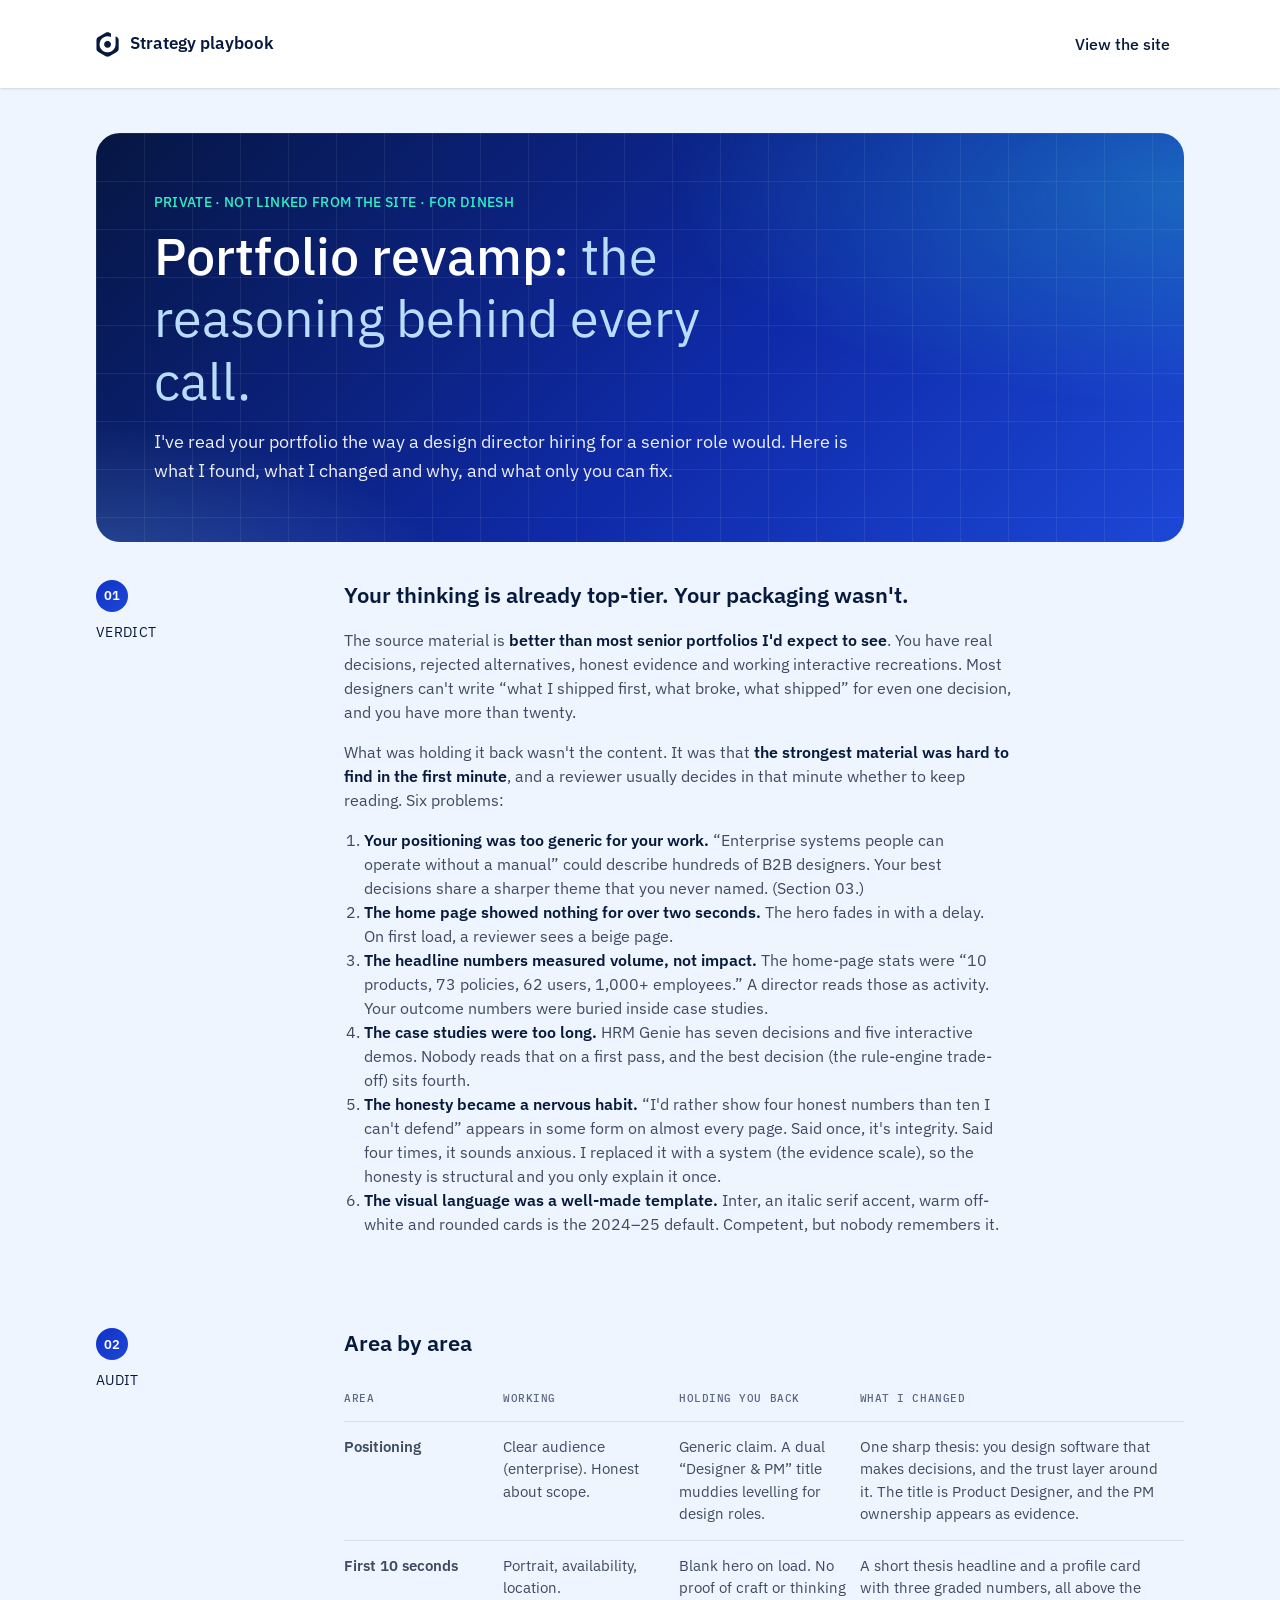
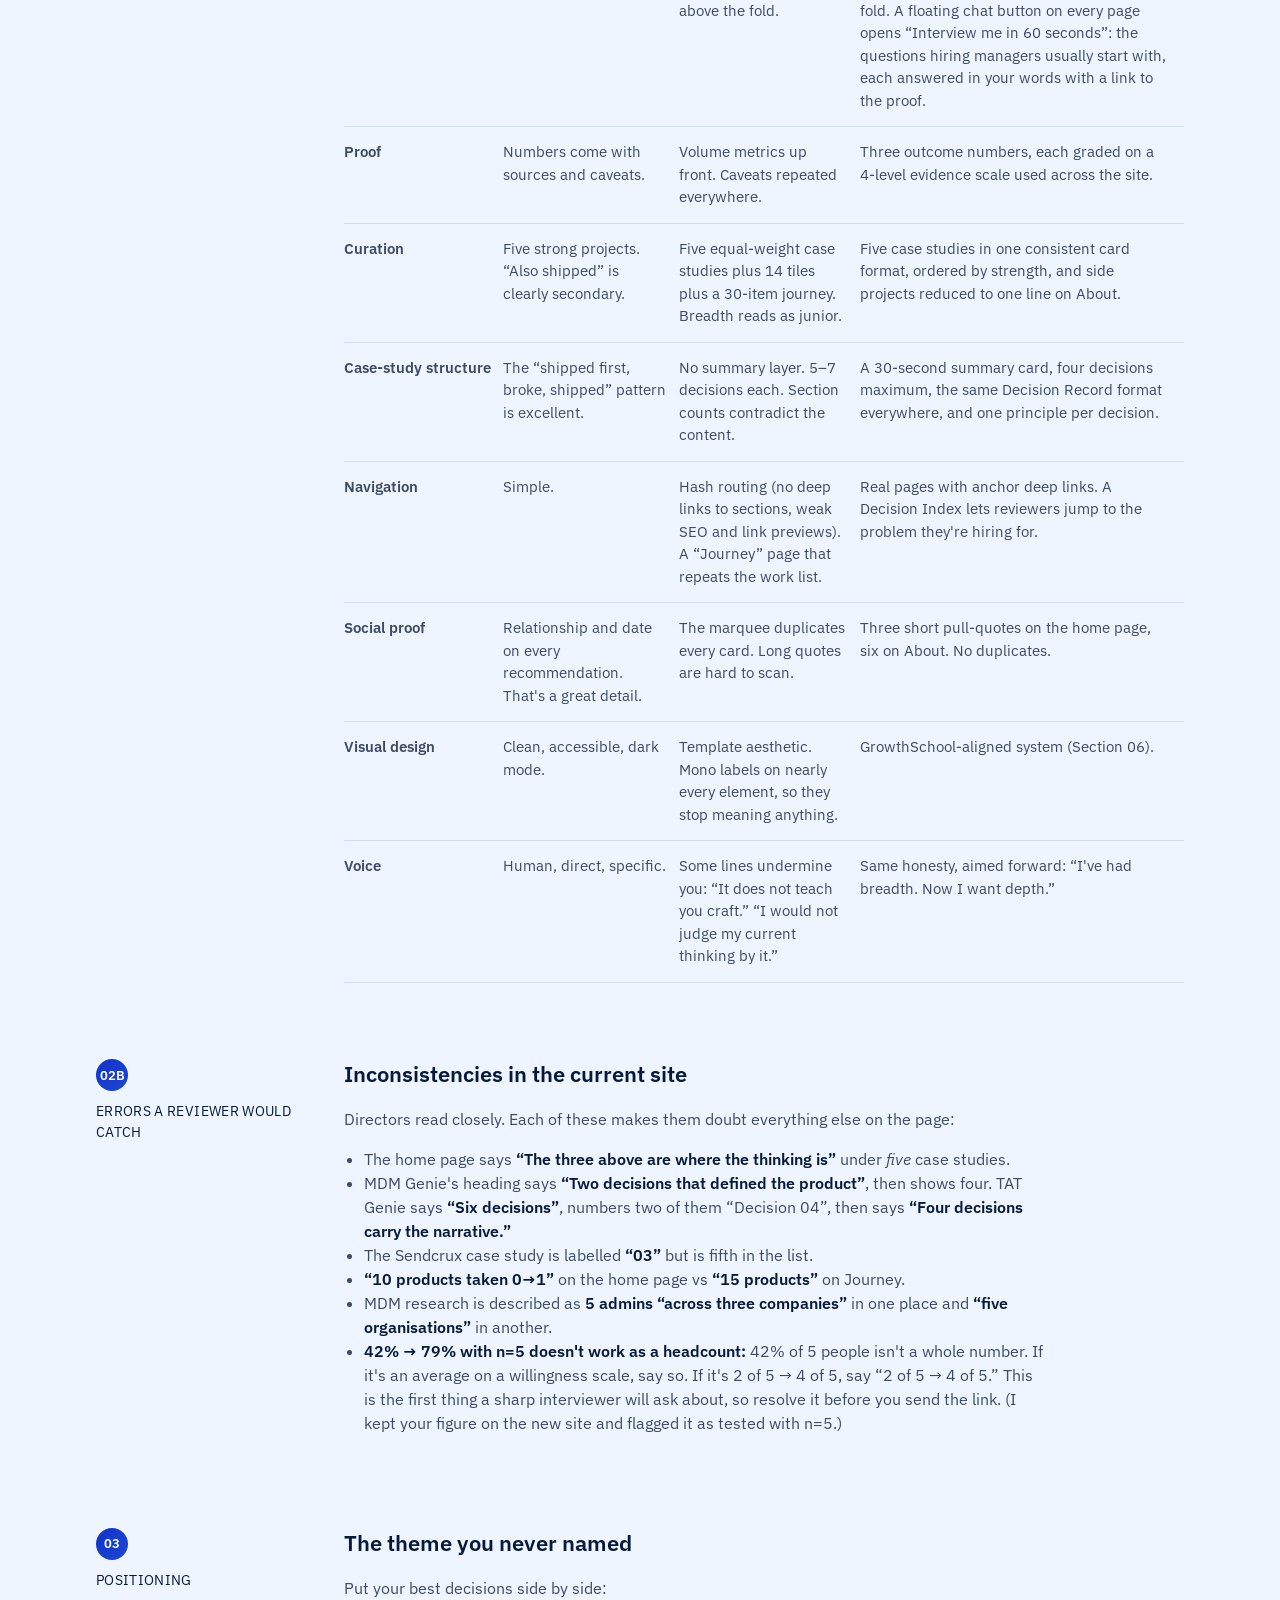
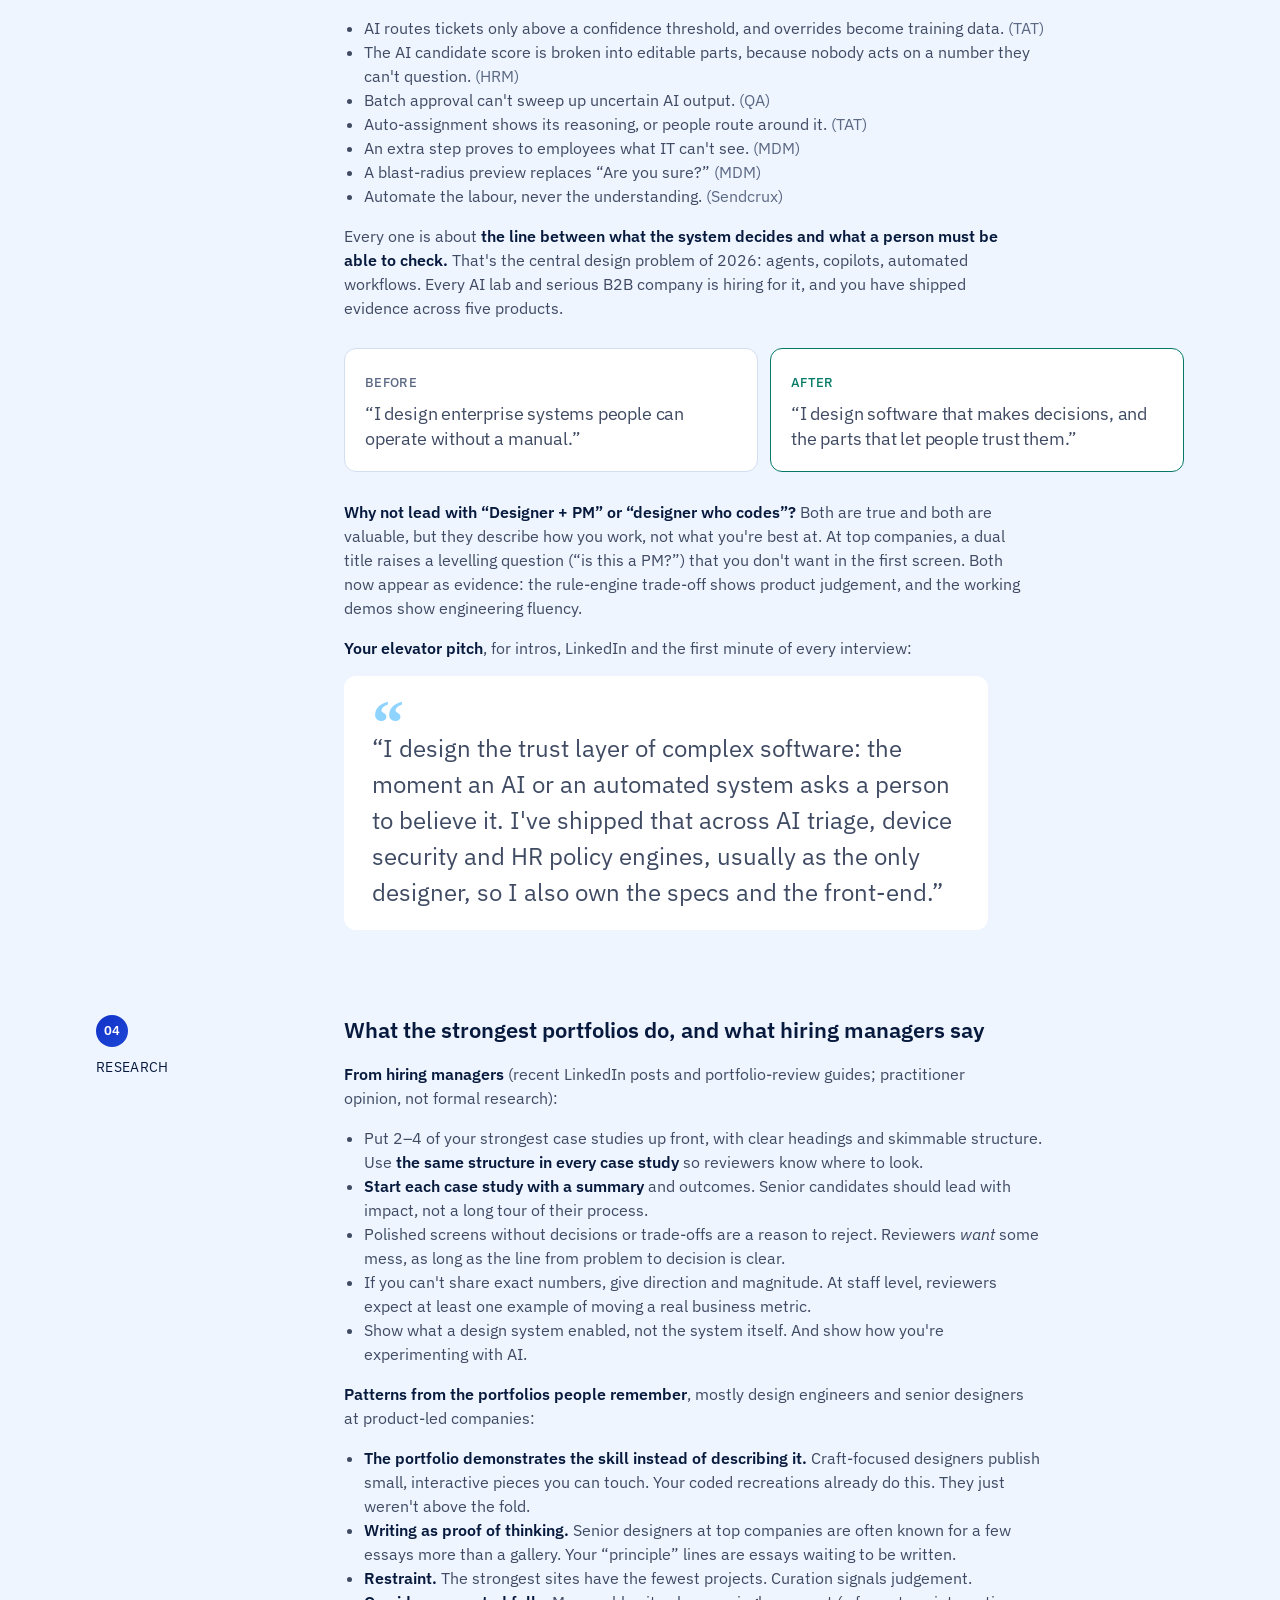
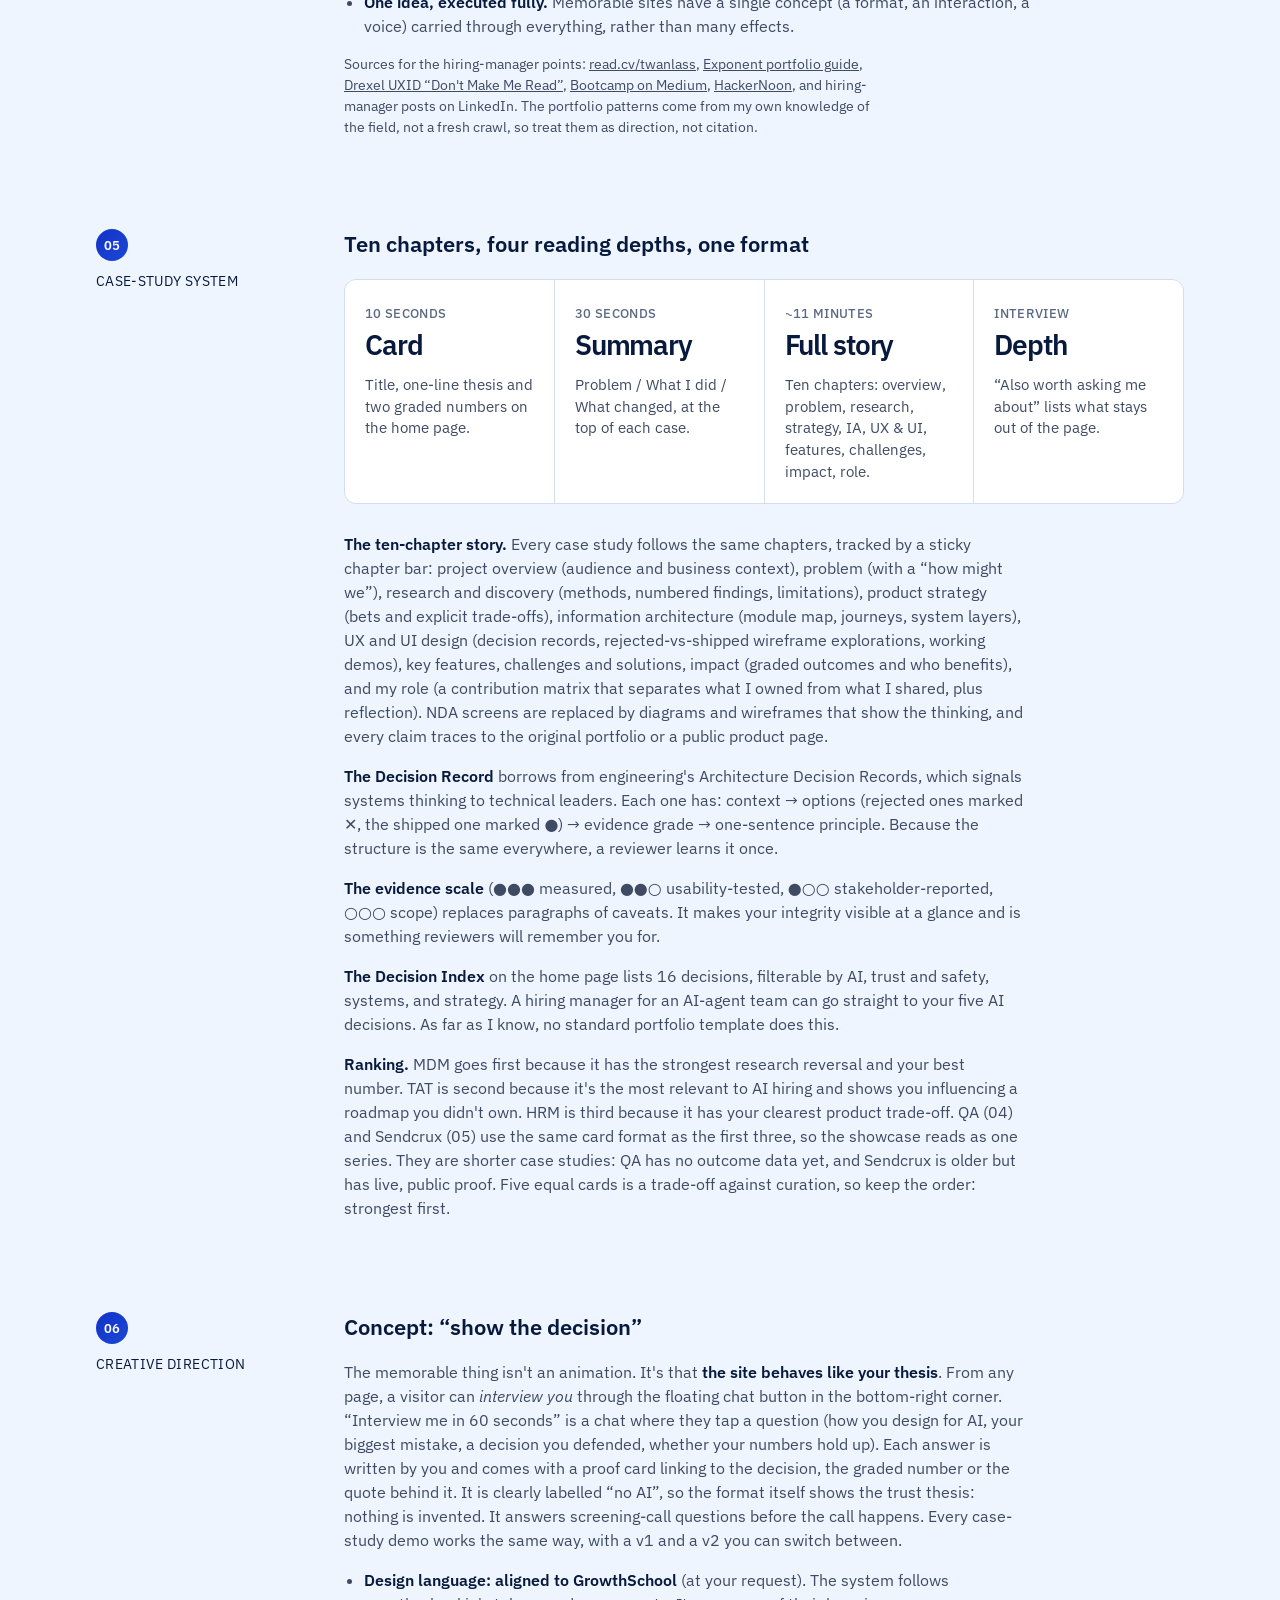
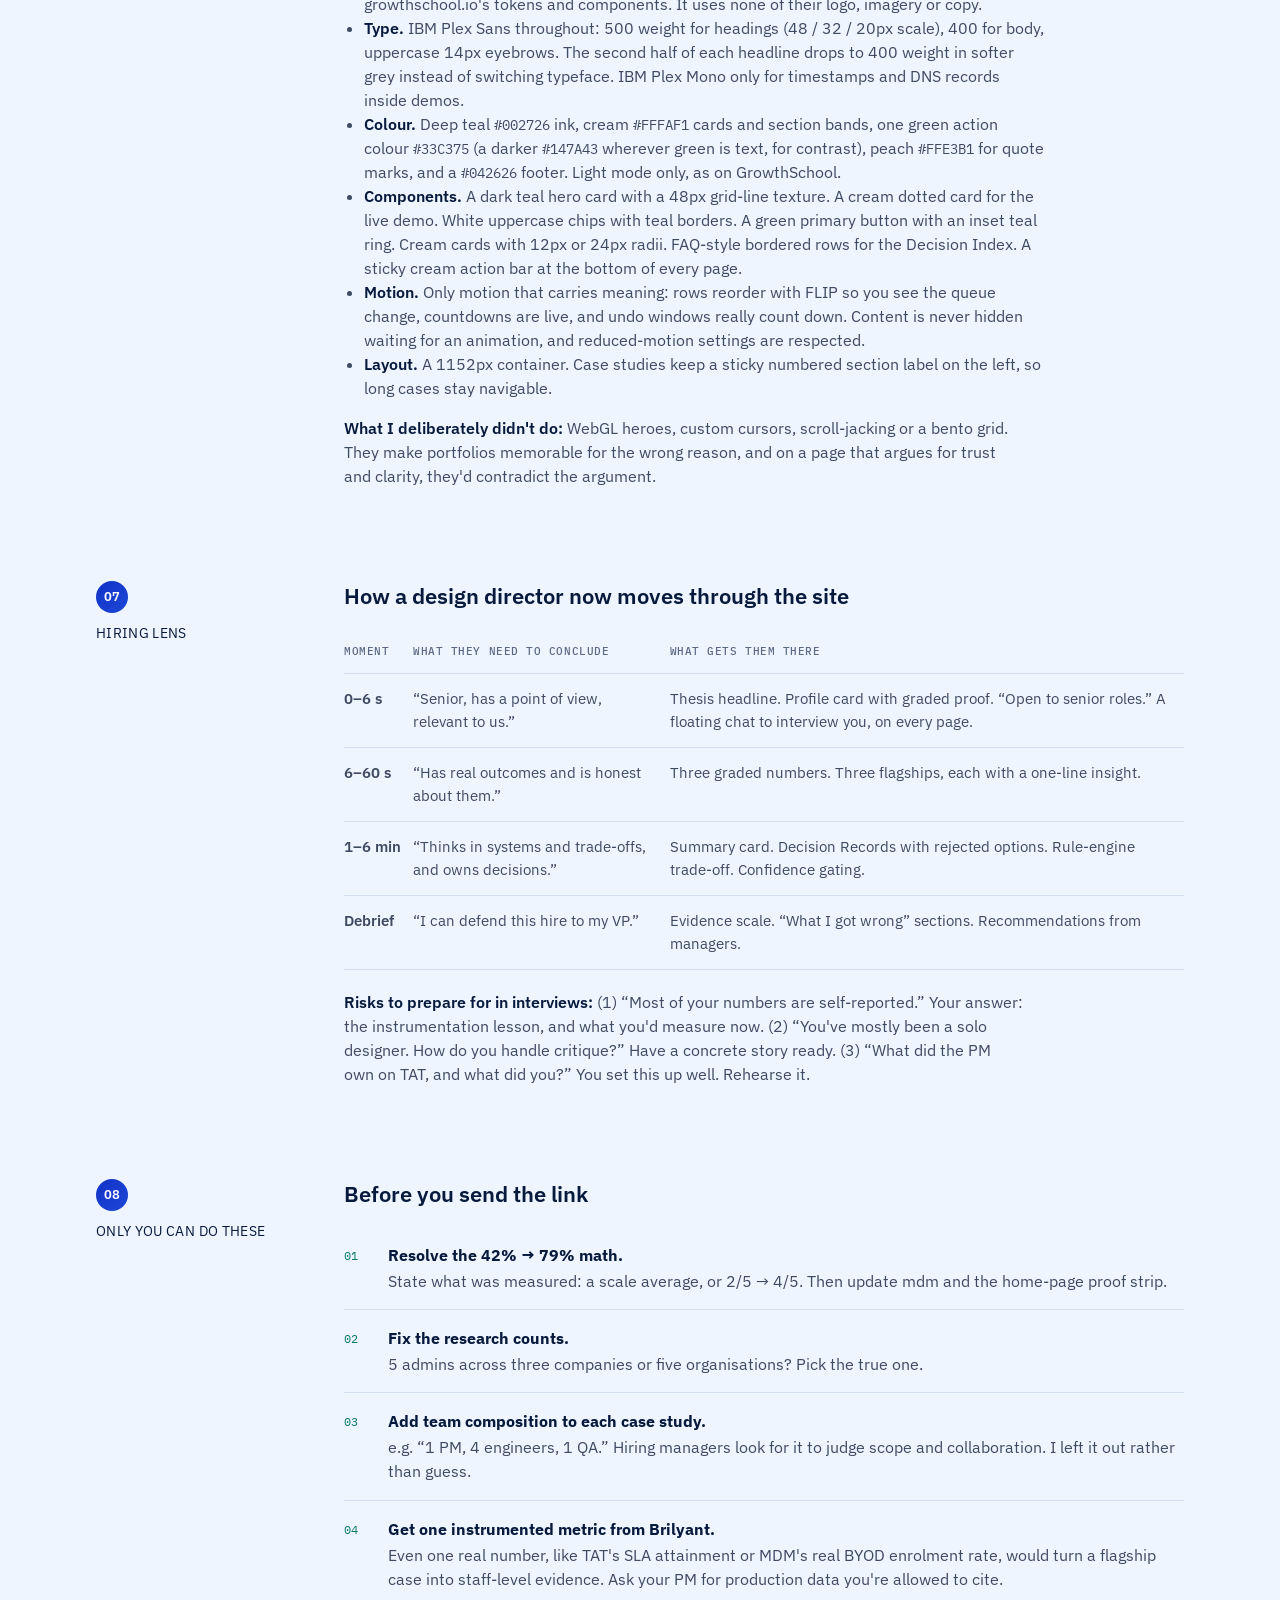
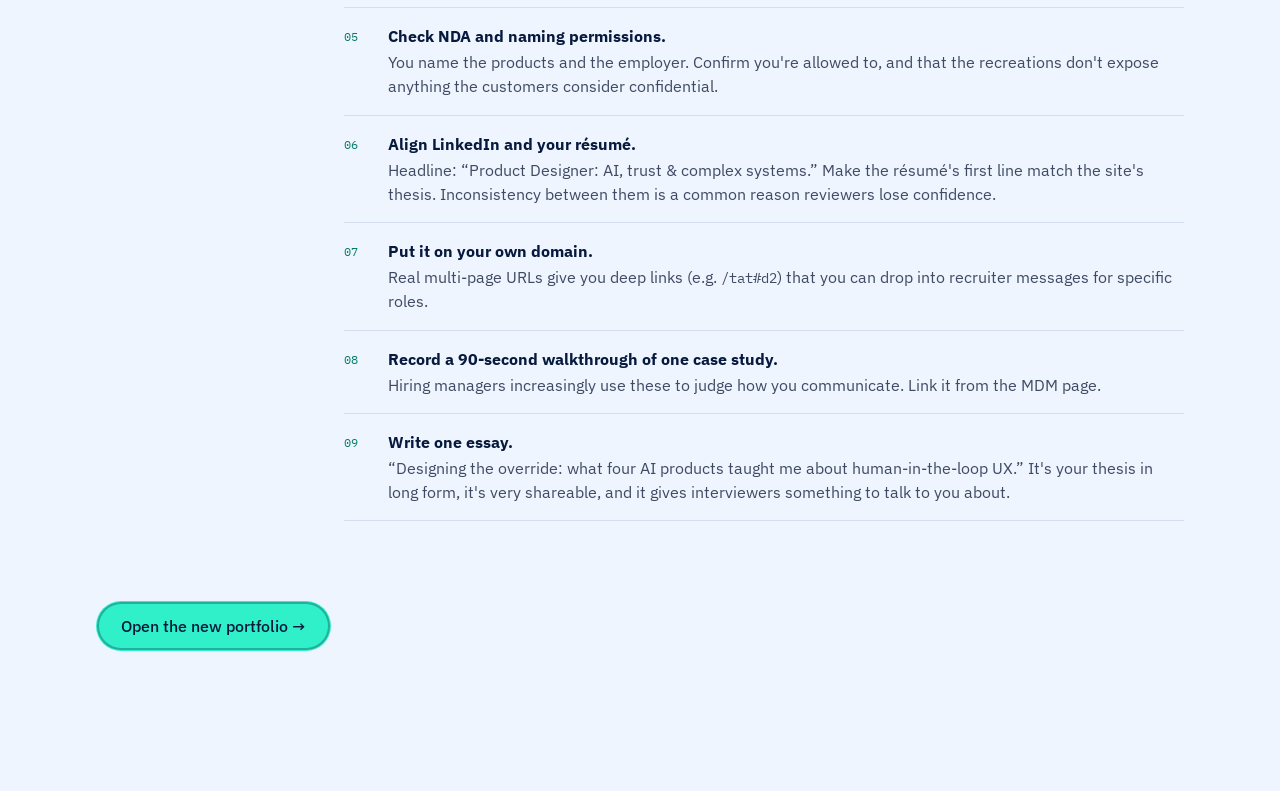
<file: strategy.html>
<!doctype html>
<html lang="en" data-brand="d">

<head>
  <meta charset="utf-8">
  <meta name="viewport" content="width=device-width, initial-scale=1, viewport-fit=cover">
  <meta name="robots" content="noindex">
  <title>Portfolio Strategy — for Dinesh</title>
  <script>document.documentElement.classList.add('js'); (function () { try { var q = new URLSearchParams(location.search).get('brand'), s = sessionStorage; if (q) { s.setItem('dd-brand', q); } var b = s.getItem('dd-brand'); if (b) document.documentElement.dataset.brand = b; } catch (e) { } })();</script>
  <link rel="preconnect" href="https://fonts.googleapis.com">
  <link rel="preconnect" href="https://fonts.gstatic.com" crossorigin>
  <link
    href="https://fonts.googleapis.com/css2?family=IBM+Plex+Sans:wght@400;500;600;700&family=IBM+Plex+Mono:wght@400;500&display=swap"
    rel="stylesheet">
  <link rel="stylesheet" href="assets/styles.css?v=33">
  <link rel="icon"
    href="data:image/svg+xml,%3Csvg%20xmlns%3D%22http%3A//www.w3.org/2000/svg%22%20viewBox%3D%220%200%2055%2061%22%3E%3Crect%20width%3D%2255%22%20height%3D%2261%22%20rx%3D%2213%22%20fill%3D%22%2308080a%22/%3E%3Cpath%20d%3D%22M35.9272%2030.0833C35.9272%2030.6302%2035.8751%2031.1667%2035.7709%2031.7031C35.6615%2032.2344%2035.5053%2032.7552%2035.297%2033.2552C35.0886%2033.7604%2034.8334%2034.2396%2034.5313%2034.6875C34.2293%2035.1406%2033.8855%2035.5625%2033.5001%2035.9479C33.1147%2036.3281%2032.698%2036.6719%2032.2449%2036.974C31.7918%2037.276%2031.3178%2037.5313%2030.8126%2037.7396C30.3126%2037.9479%2029.7917%2038.1094%2029.2605%2038.2135C28.724%2038.3177%2028.1876%2038.375%2027.6407%2038.375C27.099%2038.375%2026.5574%2038.3177%2026.0261%2038.2135C25.4897%2038.1094%2024.974%2037.9479%2024.4688%2037.7396C23.9688%2037.5313%2023.4897%2037.276%2023.0365%2036.974C22.5834%2036.6719%2022.1667%2036.3281%2021.7813%2035.9479C21.3959%2035.5625%2021.0522%2035.1406%2020.7501%2034.6875C20.448%2034.2396%2020.1928%2033.7604%2019.9845%2033.2552C19.7761%2032.7552%2019.6199%2032.2344%2019.5157%2031.7031C19.4063%2031.1667%2019.3542%2030.6302%2019.3542%2030.0833C19.3542%2029.5417%2019.4063%2029.0052%2019.5157%2028.4688C19.6199%2027.9375%2019.7761%2027.4167%2019.9845%2026.9167C20.1928%2026.4115%2020.448%2025.9323%2020.7501%2025.4844C21.0522%2025.0312%2021.3959%2024.6094%2021.7813%2024.224C22.1667%2023.8438%2022.5834%2023.5%2023.0365%2023.1979C23.4897%2022.8958%2023.9688%2022.6406%2024.4688%2022.4323C24.974%2022.224%2025.4897%2022.0625%2026.0261%2021.9583C26.5574%2021.8542%2027.099%2021.7969%2027.6407%2021.7969C28.1876%2021.7969%2028.724%2021.8542%2029.2605%2021.9583C29.7917%2022.0625%2030.3126%2022.224%2030.8126%2022.4323C31.3178%2022.6406%2031.7918%2022.8958%2032.2449%2023.1979C32.698%2023.5%2033.1147%2023.8438%2033.5001%2024.224C33.8855%2024.6094%2034.2293%2025.0312%2034.5313%2025.4844C34.8334%2025.9323%2035.0886%2026.4115%2035.297%2026.9167C35.5053%2027.4167%2035.6615%2027.9375%2035.7709%2028.4688C35.8751%2029.0052%2035.9272%2029.5417%2035.9272%2030.0833Z%22%20fill%3D%22%23f5f5f6%22/%3E%3Cpath%20d%3D%22M50.1301%2012.052L47.151%2010.3333V30.8124H47.1353C47.1093%2031.5051%2047.0468%2032.1926%2046.9478%2032.8801C46.8489%2033.5676%2046.7135%2034.2447%2046.5416%2034.9166C46.3697%2035.5885%2046.1614%2036.2447%2045.9166%2036.8958C45.677%2037.5468%2045.401%2038.1822%2045.0885%2038.802C44.7812%2039.4218%2044.4374%2040.0208%2044.0624%2040.6041C43.6874%2041.1874%2043.2864%2041.7499%2042.8489%2042.2916C42.4166%2042.828%2041.953%2043.3437%2041.4635%2043.8385C40.9791%2044.328%2040.4635%2044.7916%2039.927%2045.2291C39.3853%2045.6614%2038.828%2046.0676%2038.2447%2046.4478C37.6614%2046.8228%2037.0624%2047.1666%2036.4426%2047.4791C35.8228%2047.7916%2035.1926%2048.0728%2034.5416%2048.3176C33.8958%2048.5624%2033.2343%2048.7708%2032.5676%2048.9426C31.8958%2049.1197%2031.2187%2049.2603%2030.5312%2049.3593C29.8437%2049.4635%2029.1562%2049.5312%2028.4635%2049.5572C27.7708%2049.5885%2027.078%2049.578%2026.3905%2049.5312C25.6978%2049.4895%2025.0103%2049.4062%2024.328%2049.2916C23.6458%2049.1718%2022.9687%2049.0155%2022.302%2048.828C21.6353%2048.6353%2020.9843%2048.4114%2020.3385%2048.151C19.6978%2047.8905%2019.0728%2047.5989%2018.4583%2047.2708C17.8489%2046.9478%2017.2551%2046.5885%2016.6822%2046.1978C16.1093%2045.8072%2015.5572%2045.3905%2015.0312%2044.9374C14.5051%2044.4895%2013.9999%2044.0155%2013.5208%2043.5155C13.0468%2043.0103%2012.5937%2042.4843%2012.1718%2041.9374C11.7499%2041.3853%2011.3593%2040.8124%2010.9999%2040.2239C10.6405%2039.6301%2010.3124%2039.0208%2010.0155%2038.3958C9.71867%2037.7655%209.45825%2037.1249%209.22909%2036.4739C9.00513%2035.8176%208.81242%2035.151%208.65617%2034.4791C8.49992%2033.802%208.38013%2033.1197%208.29679%2032.4322C8.21346%2031.7447%208.16659%2031.0572%208.15617%2030.3645C8.14575%2029.6718%208.17179%2028.9791%208.23429%2028.2864C8.29679%2027.5989%208.39575%2026.9114%208.53638%2026.2343C8.67179%2025.552%208.84367%2024.8853%209.052%2024.2239C9.26034%2023.5624%209.49992%2022.9114%209.78117%2022.276C10.0572%2021.6458%2010.3645%2021.026%2010.7083%2020.4218C11.052%2019.8228%2011.427%2019.2395%2011.8333%2018.677C12.2343%2018.1145%2012.6718%2017.5728%2013.1353%2017.0572C13.5937%2016.5416%2014.0833%2016.052%2014.5989%2015.5885C15.1145%2015.1249%2015.651%2014.6874%2016.2135%2014.2812C16.776%2013.8749%2017.3541%2013.4999%2017.9583%2013.1562C18.5572%2012.8124%2019.177%2012.4999%2019.8124%2012.2239C20.4478%2011.9426%2021.0937%2011.6978%2021.7551%2011.4895C22.4166%2011.2812%2023.0833%2011.1041%2023.7655%2010.9687C24.4426%2010.828%2025.1249%2010.7291%2025.8176%2010.6614C26.5051%2010.5989%2027.1978%2010.5676%2027.8905%2010.578C28.5833%2010.5885%2029.276%2010.6301%2029.9635%2010.7135C30.651%2010.7968%2031.3333%2010.9166%2032.0103%2011.0676C32.6822%2011.2239%2033.3489%2011.4166%2034.0051%2011.6405C34.6614%2011.8645%2035.302%2012.1249%2035.927%2012.4218V3.85409L32.276%201.74471C31.5728%201.33846%2030.828%201.03117%2030.0416%200.822835C29.2551%200.609294%2028.453%200.505127%2027.6405%200.505127C26.828%200.505127%2026.026%200.609294%2025.2447%200.822835C24.4583%201.03117%2023.7135%201.33846%2023.0051%201.74471L5.15617%2012.052C4.44784%2012.4583%203.80721%2012.9478%203.23429%2013.526C2.66138%2014.0989%202.16659%2014.7395%201.76034%2015.4478C1.35409%2016.151%201.04679%2016.8958%200.833252%2017.6822C0.624919%2018.4687%200.520752%2019.2655%200.520752%2020.078V40.6926C0.520752%2041.5051%200.624919%2042.3072%200.833252%2043.0937C1.04679%2043.8801%201.35409%2044.6249%201.76034%2045.328C2.16659%2046.0312%202.66138%2046.6718%203.23429%2047.2499C3.80721%2047.8228%204.44784%2048.3124%205.15617%2048.7187L23.0051%2059.026C23.7135%2059.4322%2024.4583%2059.7447%2025.2447%2059.953C26.026%2060.1614%2026.828%2060.2708%2027.6405%2060.2708C28.453%2060.2708%2029.2551%2060.1614%2030.0416%2059.953C30.828%2059.7447%2031.5728%2059.4322%2032.276%2059.026L50.1301%2048.7187C50.8333%2048.3124%2051.4739%2047.8228%2052.0468%2047.2447C52.6249%2046.6718%2053.1145%2046.0312%2053.5208%2045.328C53.927%2044.6197%2054.2395%2043.8749%2054.4478%2043.0885C54.6562%2042.3072%2054.7655%2041.5051%2054.7655%2040.6926V20.078C54.7655%2019.2655%2054.6562%2018.4687%2054.4478%2017.6822C54.2395%2016.8958%2053.927%2016.151%2053.5208%2015.4478C53.1145%2014.7395%2052.6249%2014.0989%2052.0468%2013.526C51.4739%2012.9478%2050.8333%2012.4583%2050.1301%2012.052Z%22%20fill%3D%22%23f5f5f6%22/%3E%3C/svg%3E">
  <style>
    .t {
      width: 100%;
      border-collapse: collapse;
      font-size: 15px;
    }

    .t th,
    .t td {
      text-align: left;
      vertical-align: top;
      padding: 14px 12px 14px 0;
      border-bottom: 1px solid var(--line);
    }

    .t th {
      font-family: var(--mono);
      font-size: 11px;
      text-transform: uppercase;
      letter-spacing: .05em;
      color: var(--ink-3);
      font-weight: 500;
    }

    .t td:first-child {
      font-weight: 600;
      white-space: nowrap;
    }

    .t td {
      color: var(--ink-2);
    }

    .tscroll {
      overflow-x: auto;
      -webkit-overflow-scrolling: touch;
    }

    .tscroll .t {
      min-width: 760px;
    }

    .todo {
      list-style: none;
      padding: 0;
      margin: 0;
      counter-reset: c;
    }

    .todo li {
      counter-increment: c;
      display: grid;
      grid-template-columns: 36px 1fr;
      gap: 8px;
      padding: 16px 0;
      border-bottom: 1px solid var(--line);
    }

    .todo li::before {
      content: counter(c, decimal-leading-zero);
      font-family: var(--mono);
      font-size: 12px;
      color: var(--signal);
      padding-top: 4px;
    }

    .todo strong {
      display: block;
      margin-bottom: 2px;
    }

    .todo span {
      color: var(--ink-2);
      font-size: 15.5px;
    }

    .ba {
      display: grid;
      gap: 12px;
    }

    @media (min-width: 820px) {
      .ba {
        grid-template-columns: 1fr 1fr;
      }
    }

    .ba>div {
      border: 1px solid var(--line);
      border-radius: 12px;
      padding: 20px;
      background: var(--card);
    }

    .ba .after {
      border-color: var(--signal);
    }

    .ba p {
      margin: 8px 0 0;
      font-size: 18px;
      line-height: 1.4;
      letter-spacing: -0.01em;
    }

    .steps {
      display: grid;
      gap: 1px;
      background: var(--line);
      border: 1px solid var(--line);
      border-radius: 12px;
      overflow: hidden;
    }

    @media (min-width: 900px) {
      .steps {
        grid-template-columns: repeat(4, 1fr);
      }
    }

    .steps>div {
      background: var(--paper);
      padding: 20px;
    }

    .steps strong {
      font-size: 28px;
      letter-spacing: -0.04em;
      display: block;
    }

    .steps p {
      margin: 8px 0 0;
      font-size: 14.5px;
      color: var(--ink-2);
    }

    h2.h3 {
      margin-bottom: 18px;
    }
  </style>
</head>

<body>
  <div class="prog" aria-hidden="true"></div>
  <nav class="nav" aria-label="Primary">
    <div class="wrap nav-in">
      <a class="brand" href="index.html"><span class="brand-mark" aria-hidden="true"><svg class="logo-mark"
            viewBox="0 0 55 61" fill="none" xmlns="http://www.w3.org/2000/svg" aria-hidden="true">
            <path
              d="M35.9272 30.0833C35.9272 30.6302 35.8751 31.1667 35.7709 31.7031C35.6615 32.2344 35.5053 32.7552 35.297 33.2552C35.0886 33.7604 34.8334 34.2396 34.5313 34.6875C34.2293 35.1406 33.8855 35.5625 33.5001 35.9479C33.1147 36.3281 32.698 36.6719 32.2449 36.974C31.7918 37.276 31.3178 37.5313 30.8126 37.7396C30.3126 37.9479 29.7917 38.1094 29.2605 38.2135C28.724 38.3177 28.1876 38.375 27.6407 38.375C27.099 38.375 26.5574 38.3177 26.0261 38.2135C25.4897 38.1094 24.974 37.9479 24.4688 37.7396C23.9688 37.5313 23.4897 37.276 23.0365 36.974C22.5834 36.6719 22.1667 36.3281 21.7813 35.9479C21.3959 35.5625 21.0522 35.1406 20.7501 34.6875C20.448 34.2396 20.1928 33.7604 19.9845 33.2552C19.7761 32.7552 19.6199 32.2344 19.5157 31.7031C19.4063 31.1667 19.3542 30.6302 19.3542 30.0833C19.3542 29.5417 19.4063 29.0052 19.5157 28.4688C19.6199 27.9375 19.7761 27.4167 19.9845 26.9167C20.1928 26.4115 20.448 25.9323 20.7501 25.4844C21.0522 25.0312 21.3959 24.6094 21.7813 24.224C22.1667 23.8438 22.5834 23.5 23.0365 23.1979C23.4897 22.8958 23.9688 22.6406 24.4688 22.4323C24.974 22.224 25.4897 22.0625 26.0261 21.9583C26.5574 21.8542 27.099 21.7969 27.6407 21.7969C28.1876 21.7969 28.724 21.8542 29.2605 21.9583C29.7917 22.0625 30.3126 22.224 30.8126 22.4323C31.3178 22.6406 31.7918 22.8958 32.2449 23.1979C32.698 23.5 33.1147 23.8438 33.5001 24.224C33.8855 24.6094 34.2293 25.0312 34.5313 25.4844C34.8334 25.9323 35.0886 26.4115 35.297 26.9167C35.5053 27.4167 35.6615 27.9375 35.7709 28.4688C35.8751 29.0052 35.9272 29.5417 35.9272 30.0833Z"
              fill="currentColor" />
            <path
              d="M50.1301 12.052L47.151 10.3333V30.8124H47.1353C47.1093 31.5051 47.0468 32.1926 46.9478 32.8801C46.8489 33.5676 46.7135 34.2447 46.5416 34.9166C46.3697 35.5885 46.1614 36.2447 45.9166 36.8958C45.677 37.5468 45.401 38.1822 45.0885 38.802C44.7812 39.4218 44.4374 40.0208 44.0624 40.6041C43.6874 41.1874 43.2864 41.7499 42.8489 42.2916C42.4166 42.828 41.953 43.3437 41.4635 43.8385C40.9791 44.328 40.4635 44.7916 39.927 45.2291C39.3853 45.6614 38.828 46.0676 38.2447 46.4478C37.6614 46.8228 37.0624 47.1666 36.4426 47.4791C35.8228 47.7916 35.1926 48.0728 34.5416 48.3176C33.8958 48.5624 33.2343 48.7708 32.5676 48.9426C31.8958 49.1197 31.2187 49.2603 30.5312 49.3593C29.8437 49.4635 29.1562 49.5312 28.4635 49.5572C27.7708 49.5885 27.078 49.578 26.3905 49.5312C25.6978 49.4895 25.0103 49.4062 24.328 49.2916C23.6458 49.1718 22.9687 49.0155 22.302 48.828C21.6353 48.6353 20.9843 48.4114 20.3385 48.151C19.6978 47.8905 19.0728 47.5989 18.4583 47.2708C17.8489 46.9478 17.2551 46.5885 16.6822 46.1978C16.1093 45.8072 15.5572 45.3905 15.0312 44.9374C14.5051 44.4895 13.9999 44.0155 13.5208 43.5155C13.0468 43.0103 12.5937 42.4843 12.1718 41.9374C11.7499 41.3853 11.3593 40.8124 10.9999 40.2239C10.6405 39.6301 10.3124 39.0208 10.0155 38.3958C9.71867 37.7655 9.45825 37.1249 9.22909 36.4739C9.00513 35.8176 8.81242 35.151 8.65617 34.4791C8.49992 33.802 8.38013 33.1197 8.29679 32.4322C8.21346 31.7447 8.16659 31.0572 8.15617 30.3645C8.14575 29.6718 8.17179 28.9791 8.23429 28.2864C8.29679 27.5989 8.39575 26.9114 8.53638 26.2343C8.67179 25.552 8.84367 24.8853 9.052 24.2239C9.26034 23.5624 9.49992 22.9114 9.78117 22.276C10.0572 21.6458 10.3645 21.026 10.7083 20.4218C11.052 19.8228 11.427 19.2395 11.8333 18.677C12.2343 18.1145 12.6718 17.5728 13.1353 17.0572C13.5937 16.5416 14.0833 16.052 14.5989 15.5885C15.1145 15.1249 15.651 14.6874 16.2135 14.2812C16.776 13.8749 17.3541 13.4999 17.9583 13.1562C18.5572 12.8124 19.177 12.4999 19.8124 12.2239C20.4478 11.9426 21.0937 11.6978 21.7551 11.4895C22.4166 11.2812 23.0833 11.1041 23.7655 10.9687C24.4426 10.828 25.1249 10.7291 25.8176 10.6614C26.5051 10.5989 27.1978 10.5676 27.8905 10.578C28.5833 10.5885 29.276 10.6301 29.9635 10.7135C30.651 10.7968 31.3333 10.9166 32.0103 11.0676C32.6822 11.2239 33.3489 11.4166 34.0051 11.6405C34.6614 11.8645 35.302 12.1249 35.927 12.4218V3.85409L32.276 1.74471C31.5728 1.33846 30.828 1.03117 30.0416 0.822835C29.2551 0.609294 28.453 0.505127 27.6405 0.505127C26.828 0.505127 26.026 0.609294 25.2447 0.822835C24.4583 1.03117 23.7135 1.33846 23.0051 1.74471L5.15617 12.052C4.44784 12.4583 3.80721 12.9478 3.23429 13.526C2.66138 14.0989 2.16659 14.7395 1.76034 15.4478C1.35409 16.151 1.04679 16.8958 0.833252 17.6822C0.624919 18.4687 0.520752 19.2655 0.520752 20.078V40.6926C0.520752 41.5051 0.624919 42.3072 0.833252 43.0937C1.04679 43.8801 1.35409 44.6249 1.76034 45.328C2.16659 46.0312 2.66138 46.6718 3.23429 47.2499C3.80721 47.8228 4.44784 48.3124 5.15617 48.7187L23.0051 59.026C23.7135 59.4322 24.4583 59.7447 25.2447 59.953C26.026 60.1614 26.828 60.2708 27.6405 60.2708C28.453 60.2708 29.2551 60.1614 30.0416 59.953C30.828 59.7447 31.5728 59.4322 32.276 59.026L50.1301 48.7187C50.8333 48.3124 51.4739 47.8228 52.0468 47.2447C52.6249 46.6718 53.1145 46.0312 53.5208 45.328C53.927 44.6197 54.2395 43.8749 54.4478 43.0885C54.6562 42.3072 54.7655 41.5051 54.7655 40.6926V20.078C54.7655 19.2655 54.6562 18.4687 54.4478 17.6822C54.2395 16.8958 53.927 16.151 53.5208 15.4478C53.1145 14.7395 52.6249 14.0989 52.0468 13.526C51.4739 12.9478 50.8333 12.4583 50.1301 12.052Z"
              fill="currentColor" />
          </svg></span>Strategy playbook</a>
      <div class="nav-links"><a href="index.html" class="keep">View the site</a></div>
    </div>
  </nav>

  <main id="main">
    <header class="cs-hero">
      <div class="wrap">
        <div class="hero-card">
          <span class="eyebrow mono">Private · not linked from the site · for Dinesh</span>
          <h1 class="display" style="max-width:18ch">Portfolio revamp: <span class="serif">the reasoning behind every
              call.</span></h1>
          <p class="lede">I've read your portfolio the way a design director hiring for a senior role would. Here is
            what I found, what I changed and why, and what only you can fix.</p>
        </div>
      </div>
    </header>

    <!-- 1 VERDICT -->
    <section class="cs-sec" style="padding-top:0">
      <div class="wrap cs-grid">
        <div class="cs-label"><span class="mono idx">01</span><span class="mono">Verdict</span></div>
        <div class="prose">
          <h2 class="h3">Your thinking is already top-tier. Your packaging wasn't.</h2>
          <p>The source material is <strong>better than most senior portfolios I'd expect to see</strong>. You have real
            decisions, rejected alternatives, honest evidence and working interactive recreations. Most designers can't
            write “what I shipped first, what broke, what shipped” for even one decision, and you have more than twenty.
          </p>
          <p>What was holding it back wasn't the content. It was that <strong>the strongest material was hard to find in
              the first minute</strong>, and a reviewer usually decides in that minute whether to keep reading. Six
            problems:</p>
          <ol style="color:var(--ink-2);padding-left:20px;max-width:66ch">
            <li><strong>Your positioning was too generic for your work.</strong> “Enterprise systems people can operate
              without a manual” could describe hundreds of B2B designers. Your best decisions share a sharper theme that
              you never named. (Section 03.)</li>
            <li><strong>The home page showed nothing for over two seconds.</strong> The hero fades in with a delay. On
              first load, a reviewer sees a beige page.</li>
            <li><strong>The headline numbers measured volume, not impact.</strong> The home-page stats were “10
              products, 73 policies, 62 users, 1,000+ employees.” A director reads those as activity. Your outcome
              numbers were buried inside case studies.</li>
            <li><strong>The case studies were too long.</strong> HRM Genie has seven decisions and five interactive
              demos. Nobody reads that on a first pass, and the best decision (the rule-engine trade-off) sits fourth.
            </li>
            <li><strong>The honesty became a nervous habit.</strong> “I'd rather show four honest numbers than ten I
              can't defend” appears in some form on almost every page. Said once, it's integrity. Said four times, it
              sounds anxious. I replaced it with a system (the evidence scale), so the honesty is structural and you
              only explain it once.</li>
            <li><strong>The visual language was a well-made template.</strong> Inter, an italic serif accent, warm
              off-white and rounded cards is the 2024–25 default. Competent, but nobody remembers it.</li>
          </ol>
        </div>
      </div>
    </section>

    <!-- 2 AUDIT -->
    <section class="cs-sec">
      <div class="wrap cs-grid">
        <div class="cs-label"><span class="mono idx">02</span><span class="mono">Audit</span></div>
        <div>
          <h2 class="h3">Area by area</h2>
          <div class="tscroll">
            <table class="t">
              <thead>
                <tr>
                  <th>Area</th>
                  <th>Working</th>
                  <th>Holding you back</th>
                  <th>What I changed</th>
                </tr>
              </thead>
              <tbody>
                <tr>
                  <td>Positioning</td>
                  <td>Clear audience (enterprise). Honest about scope.</td>
                  <td>Generic claim. A dual “Designer &amp; PM” title muddies levelling for design roles.</td>
                  <td>One sharp thesis: you design software that makes decisions, and the trust layer around it. The
                    title is Product Designer, and the PM ownership appears as evidence.</td>
                </tr>
                <tr>
                  <td>First 10 seconds</td>
                  <td>Portrait, availability, location.</td>
                  <td>Blank hero on load. No proof of craft or thinking above the fold.</td>
                  <td>A short thesis headline and a profile card with three graded numbers, all above the fold. A
                    floating chat button on every page opens “Interview me in 60 seconds”: the questions hiring managers
                    usually start with, each answered in your words with a link to the proof.</td>
                </tr>
                <tr>
                  <td>Proof</td>
                  <td>Numbers come with sources and caveats.</td>
                  <td>Volume metrics up front. Caveats repeated everywhere.</td>
                  <td>Three outcome numbers, each graded on a 4-level evidence scale used across the site.</td>
                </tr>
                <tr>
                  <td>Curation</td>
                  <td>Five strong projects. “Also shipped” is clearly secondary.</td>
                  <td>Five equal-weight case studies plus 14 tiles plus a 30-item journey. Breadth reads as junior.</td>
                  <td>Five case studies in one consistent card format, ordered by strength, and side projects reduced to
                    one line on About.</td>
                </tr>
                <tr>
                  <td>Case-study structure</td>
                  <td>The “shipped first, broke, shipped” pattern is excellent.</td>
                  <td>No summary layer. 5–7 decisions each. Section counts contradict the content.</td>
                  <td>A 30-second summary card, four decisions maximum, the same Decision Record format everywhere, and
                    one principle per decision.</td>
                </tr>
                <tr>
                  <td>Navigation</td>
                  <td>Simple.</td>
                  <td>Hash routing (no deep links to sections, weak SEO and link previews). A “Journey” page that
                    repeats the work list.</td>
                  <td>Real pages with anchor deep links. A Decision Index lets reviewers jump to the problem they're
                    hiring for.</td>
                </tr>
                <tr>
                  <td>Social proof</td>
                  <td>Relationship and date on every recommendation. That's a great detail.</td>
                  <td>The marquee duplicates every card. Long quotes are hard to scan.</td>
                  <td>Three short pull-quotes on the home page, six on About. No duplicates.</td>
                </tr>
                <tr>
                  <td>Visual design</td>
                  <td>Clean, accessible, dark mode.</td>
                  <td>Template aesthetic. Mono labels on nearly every element, so they stop meaning anything.</td>
                  <td>GrowthSchool-aligned system (Section 06).</td>
                </tr>
                <tr>
                  <td>Voice</td>
                  <td>Human, direct, specific.</td>
                  <td>Some lines undermine you: “It does not teach you craft.” “I would not judge my current thinking by
                    it.”</td>
                  <td>Same honesty, aimed forward: “I've had breadth. Now I want depth.”</td>
                </tr>
              </tbody>
            </table>
          </div>
        </div>
      </div>
    </section>

    <!-- 2b BUGS -->
    <section class="cs-sec">
      <div class="wrap cs-grid">
        <div class="cs-label"><span class="mono idx">02b</span><span class="mono">Errors a reviewer would catch</span>
        </div>
        <div class="prose">
          <h2 class="h3">Inconsistencies in the current site</h2>
          <p>Directors read closely. Each of these makes them doubt everything else on the page:</p>
          <ul style="color:var(--ink-2);padding-left:20px;max-width:70ch">
            <li>The home page says <strong>“The three above are where the thinking is”</strong> under <em>five</em> case
              studies.</li>
            <li>MDM Genie's heading says <strong>“Two decisions that defined the product”</strong>, then shows four. TAT
              Genie says <strong>“Six decisions”</strong>, numbers two of them “Decision 04”, then says <strong>“Four
                decisions carry the narrative.”</strong></li>
            <li>The Sendcrux case study is labelled <strong>“03”</strong> but is fifth in the list.</li>
            <li><strong>“10 products taken 0→1”</strong> on the home page vs <strong>“15 products”</strong> on Journey.
            </li>
            <li>MDM research is described as <strong>5 admins “across three companies”</strong> in one place and
              <strong>“five organisations”</strong> in another.
            </li>
            <li><strong>42% → 79% with n=5 doesn't work as a headcount:</strong> 42% of 5 people isn't a whole number.
              If it's an average on a willingness scale, say so. If it's 2 of 5 → 4 of 5, say “2 of 5 → 4 of 5.” This is
              the first thing a sharp interviewer will ask about, so resolve it before you send the link. (I kept your
              figure on the new site and flagged it as tested with n=5.)</li>
          </ul>
        </div>
      </div>
    </section>

    <!-- 3 POSITIONING -->
    <section class="cs-sec">
      <div class="wrap cs-grid">
        <div class="cs-label"><span class="mono idx">03</span><span class="mono">Positioning</span></div>
        <div class="prose">
          <h2 class="h3">The theme you never named</h2>
          <p>Put your best decisions side by side:</p>
          <ul style="color:var(--ink-2);padding-left:20px;max-width:70ch">
            <li>AI routes tickets only above a confidence threshold, and overrides become training data. <span
                class="muted">(TAT)</span></li>
            <li>The AI candidate score is broken into editable parts, because nobody acts on a number they can't
              question. <span class="muted">(HRM)</span></li>
            <li>Batch approval can't sweep up uncertain AI output. <span class="muted">(QA)</span></li>
            <li>Auto-assignment shows its reasoning, or people route around it. <span class="muted">(TAT)</span></li>
            <li>An extra step proves to employees what IT can't see. <span class="muted">(MDM)</span></li>
            <li>A blast-radius preview replaces “Are you sure?” <span class="muted">(MDM)</span></li>
            <li>Automate the labour, never the understanding. <span class="muted">(Sendcrux)</span></li>
          </ul>
          <p>Every one is about <strong>the line between what the system decides and what a person must be able to
              check.</strong> That's the central design problem of 2026: agents, copilots, automated workflows. Every AI
            lab and serious B2B company is hiring for it, and you have shipped evidence across five products.</p>
          <div class="ba" style="margin:28px 0">
            <div><span class="mono muted">Before</span>
              <p>“I design enterprise systems people can operate without a manual.”</p>
            </div>
            <div class="after"><span class="mono" style="color:var(--signal)">After</span>
              <p>“I design software that makes decisions, and the parts that let people trust them.”</p>
            </div>
          </div>
          <p><strong>Why not lead with “Designer + PM” or “designer who codes”?</strong> Both are true and both are
            valuable, but they describe how you work, not what you're best at. At top companies, a dual title raises a
            levelling question (“is this a PM?”) that you don't want in the first screen. Both now appear as evidence:
            the rule-engine trade-off shows product judgement, and the working demos show engineering fluency.</p>
          <p><strong>Your elevator pitch</strong>, for intros, LinkedIn and the first minute of every interview:</p>
          <p class="pull" style="font-size:24px;max-width:46ch">“I design the trust layer of complex software: the
            moment an AI or an automated system asks a person to believe it. I've shipped that across AI triage, device
            security and HR policy engines, usually as the only designer, so I also own the specs and the front-end.”
          </p>
        </div>
      </div>
    </section>

    <!-- 4 RESEARCH -->
    <section class="cs-sec">
      <div class="wrap cs-grid">
        <div class="cs-label"><span class="mono idx">04</span><span class="mono">Research</span></div>
        <div class="prose">
          <h2 class="h3">What the strongest portfolios do, and what hiring managers say</h2>
          <p><strong>From hiring managers</strong> (recent LinkedIn posts and portfolio-review guides; practitioner
            opinion, not formal research):</p>
          <ul style="color:var(--ink-2);padding-left:20px;max-width:70ch">
            <li>Put 2–4 of your strongest case studies up front, with clear headings and skimmable structure. Use
              <strong>the same structure in every case study</strong> so reviewers know where to look.
            </li>
            <li><strong>Start each case study with a summary</strong> and outcomes. Senior candidates should lead with
              impact, not a long tour of their process.</li>
            <li>Polished screens without decisions or trade-offs are a reason to reject. Reviewers <em>want</em> some
              mess, as long as the line from problem to decision is clear.</li>
            <li>If you can't share exact numbers, give direction and magnitude. At staff level, reviewers expect at
              least one example of moving a real business metric.</li>
            <li>Show what a design system enabled, not the system itself. And show how you're experimenting with AI.
            </li>
          </ul>
          <p><strong>Patterns from the portfolios people remember</strong>, mostly design engineers and senior designers
            at product-led companies:</p>
          <ul style="color:var(--ink-2);padding-left:20px;max-width:70ch">
            <li><strong>The portfolio demonstrates the skill instead of describing it.</strong> Craft-focused designers
              publish small, interactive pieces you can touch. Your coded recreations already do this. They just weren't
              above the fold.</li>
            <li><strong>Writing as proof of thinking.</strong> Senior designers at top companies are often known for a
              few essays more than a gallery. Your “principle” lines are essays waiting to be written.</li>
            <li><strong>Restraint.</strong> The strongest sites have the fewest projects. Curation signals judgement.
            </li>
            <li><strong>One idea, executed fully.</strong> Memorable sites have a single concept (a format, an
              interaction, a voice) carried through everything, rather than many effects.</li>
          </ul>
          <p class="muted" style="font-size:14px">Sources for the hiring-manager points: <a
              href="https://read.cv/twanlass/case-studies" target="_blank" rel="noopener">read.cv/twanlass</a>, <a
              href="https://www.tryexponent.com/courses/product-designer-interview/portfolio-review/preparing-your-portfolio-designing"
              target="_blank" rel="noopener">Exponent portfolio guide</a>, <a
              href="https://digm.drexel.edu/uxid/?p=6740" target="_blank" rel="noopener">Drexel UXID “Don't Make Me
              Read”</a>, <a
              href="https://medium.com/design-bootcamp/stop-guessing-the-exact-ux-portfolio-structure-top-companies-love-8da8a19594e1"
              target="_blank" rel="noopener">Bootcamp on Medium</a>, <a
              href="https://hackernoon.com/8-design-portfolio-must-haves" target="_blank" rel="noopener">HackerNoon</a>,
            and hiring-manager posts on LinkedIn. The portfolio patterns come from my own knowledge of the field, not a
            fresh crawl, so treat them as direction, not citation.</p>
        </div>
      </div>
    </section>

    <!-- 5 CASE STUDY SYSTEM -->
    <section class="cs-sec">
      <div class="wrap cs-grid">
        <div class="cs-label"><span class="mono idx">05</span><span class="mono">Case-study system</span></div>
        <div class="prose">
          <h2 class="h3">Ten chapters, four reading depths, one format</h2>
          <div class="steps" style="margin:20px 0 28px">
            <div><span class="mono muted">10 seconds</span><strong>Card</strong>
              <p>Title, one-line thesis and two graded numbers on the home page.</p>
            </div>
            <div><span class="mono muted">30 seconds</span><strong>Summary</strong>
              <p>Problem / What I did / What changed, at the top of each case.</p>
            </div>
            <div><span class="mono muted">~11 minutes</span><strong>Full story</strong>
              <p>Ten chapters: overview, problem, research, strategy, IA, UX &amp; UI, features, challenges, impact,
                role.</p>
            </div>
            <div><span class="mono muted">Interview</span><strong>Depth</strong>
              <p>“Also worth asking me about” lists what stays out of the page.</p>
            </div>
          </div>
          <p><strong>The ten-chapter story.</strong> Every case study follows the same chapters, tracked by a sticky
            chapter bar: project overview (audience and business context), problem (with a “how might we”), research and
            discovery (methods, numbered findings, limitations), product strategy (bets and explicit trade-offs),
            information architecture (module map, journeys, system layers), UX and UI design (decision records,
            rejected-vs-shipped wireframe explorations, working demos), key features, challenges and solutions, impact
            (graded outcomes and who benefits), and my role (a contribution matrix that separates what I owned from what
            I shared, plus reflection). NDA screens are replaced by diagrams and wireframes that show the thinking, and
            every claim traces to the original portfolio or a public product page.</p>
          <p><strong>The Decision Record</strong> borrows from engineering's Architecture Decision Records, which
            signals systems thinking to technical leaders. Each one has: context → options (rejected ones marked ✕, the
            shipped one marked ●) → evidence grade → one-sentence principle. Because the structure is the same
            everywhere, a reviewer learns it once.</p>
          <p><strong>The evidence scale</strong> (●●● measured, ●●○ usability-tested, ●○○ stakeholder-reported, ○○○
            scope) replaces paragraphs of caveats. It makes your integrity visible at a glance and is something
            reviewers will remember you for.</p>
          <p><strong>The Decision Index</strong> on the home page lists 16 decisions, filterable by AI, trust and
            safety, systems, and strategy. A hiring manager for an AI-agent team can go straight to your five AI
            decisions. As far as I know, no standard portfolio template does this.</p>
          <p><strong>Ranking.</strong> MDM goes first because it has the strongest research reversal and your best
            number. TAT is second because it's the most relevant to AI hiring and shows you influencing a roadmap you
            didn't own. HRM is third because it has your clearest product trade-off. QA (04) and Sendcrux (05) use the
            same card format as the first three, so the showcase reads as one series. They are shorter case studies: QA
            has no outcome data yet, and Sendcrux is older but has live, public proof. Five equal cards is a trade-off
            against curation, so keep the order: strongest first.</p>
        </div>
      </div>
    </section>

    <!-- 6 CREATIVE -->
    <section class="cs-sec">
      <div class="wrap cs-grid">
        <div class="cs-label"><span class="mono idx">06</span><span class="mono">Creative direction</span></div>
        <div class="prose">
          <h2 class="h3">Concept: “show the decision”</h2>
          <p>The memorable thing isn't an animation. It's that <strong>the site behaves like your thesis</strong>. From
            any page, a visitor can <em>interview you</em> through the floating chat button in the bottom-right corner.
            “Interview me in 60 seconds” is a chat where they tap a question (how you design for AI, your biggest
            mistake, a decision you defended, whether your numbers hold up). Each answer is written by you and comes
            with a proof card linking to the decision, the graded number or the quote behind it. It is clearly labelled
            “no AI”, so the format itself shows the trust thesis: nothing is invented. It answers screening-call
            questions before the call happens. Every case-study demo works the same way, with a v1 and a v2 you can
            switch between.</p>
          <ul style="color:var(--ink-2);padding-left:20px;max-width:70ch">
            <li><strong>Design language: aligned to GrowthSchool</strong> (at your request). The system follows
              growthschool.io's tokens and components. It uses none of their logo, imagery or copy.</li>
            <li><strong>Type.</strong> IBM Plex Sans throughout: 500 weight for headings (48 / 32 / 20px scale), 400 for
              body, uppercase 14px eyebrows. The second half of each headline drops to 400 weight in softer grey instead
              of switching typeface. IBM Plex Mono only for timestamps and DNS records inside demos.</li>
            <li><strong>Colour.</strong> Deep teal <code>#002726</code> ink, cream <code>#FFFAF1</code> cards and
              section bands, one green action colour <code>#33C375</code> (a darker <code>#147A43</code> wherever green
              is text, for contrast), peach <code>#FFE3B1</code> for quote marks, and a <code>#042626</code> footer.
              Light mode only, as on GrowthSchool.</li>
            <li><strong>Components.</strong> A dark teal hero card with a 48px grid-line texture. A cream dotted card
              for the live demo. White uppercase chips with teal borders. A green primary button with an inset teal
              ring. Cream cards with 12px or 24px radii. FAQ-style bordered rows for the Decision Index. A sticky cream
              action bar at the bottom of every page.</li>
            <li><strong>Motion.</strong> Only motion that carries meaning: rows reorder with FLIP so you see the queue
              change, countdowns are live, and undo windows really count down. Content is never hidden waiting for an
              animation, and reduced-motion settings are respected.</li>
            <li><strong>Layout.</strong> A 1152px container. Case studies keep a sticky numbered section label on the
              left, so long cases stay navigable.</li>
          </ul>
          <p><strong>What I deliberately didn't do:</strong> WebGL heroes, custom cursors, scroll-jacking or a bento
            grid. They make portfolios memorable for the wrong reason, and on a page that argues for trust and clarity,
            they'd contradict the argument.</p>
        </div>
      </div>
    </section>

    <!-- 7 HIRING LENS -->
    <section class="cs-sec">
      <div class="wrap cs-grid">
        <div class="cs-label"><span class="mono idx">07</span><span class="mono">Hiring lens</span></div>
        <div class="prose">
          <h2 class="h3">How a design director now moves through the site</h2>
          <div class="tscroll">
            <table class="t">
              <thead>
                <tr>
                  <th>Moment</th>
                  <th>What they need to conclude</th>
                  <th>What gets them there</th>
                </tr>
              </thead>
              <tbody>
                <tr>
                  <td>0–6 s</td>
                  <td>“Senior, has a point of view, relevant to us.”</td>
                  <td>Thesis headline. Profile card with graded proof. “Open to senior roles.” A floating chat to
                    interview you, on every page.</td>
                </tr>
                <tr>
                  <td>6–60 s</td>
                  <td>“Has real outcomes and is honest about them.”</td>
                  <td>Three graded numbers. Three flagships, each with a one-line insight.</td>
                </tr>
                <tr>
                  <td>1–6 min</td>
                  <td>“Thinks in systems and trade-offs, and owns decisions.”</td>
                  <td>Summary card. Decision Records with rejected options. Rule-engine trade-off. Confidence gating.
                  </td>
                </tr>
                <tr>
                  <td>Debrief</td>
                  <td>“I can defend this hire to my VP.”</td>
                  <td>Evidence scale. “What I got wrong” sections. Recommendations from managers.</td>
                </tr>
              </tbody>
            </table>
          </div>
          <p style="margin-top:20px"><strong>Risks to prepare for in interviews:</strong> (1) “Most of your numbers are
            self-reported.” Your answer: the instrumentation lesson, and what you'd measure now. (2) “You've mostly been
            a solo designer. How do you handle critique?” Have a concrete story ready. (3) “What did the PM own on TAT,
            and what did you?” You set this up well. Rehearse it.</p>
        </div>
      </div>
    </section>

    <!-- 8 TODO -->
    <section class="cs-sec">
      <div class="wrap cs-grid">
        <div class="cs-label"><span class="mono idx">08</span><span class="mono">Only you can do these</span></div>
        <div>
          <h2 class="h3">Before you send the link</h2>
          <ol class="todo">
            <li>
              <div><strong>Resolve the 42% → 79% math.</strong><span>State what was measured: a scale average, or 2/5 →
                  4/5. Then update mdm and the home-page proof strip.</span></div>
            </li>
            <li>
              <div><strong>Fix the research counts.</strong><span>5 admins across three companies or five organisations?
                  Pick the true one.</span></div>
            </li>
            <li>
              <div><strong>Add team composition to each case study.</strong><span>e.g. “1 PM, 4 engineers, 1 QA.” Hiring
                  managers look for it to judge scope and collaboration. I left it out rather than guess.</span></div>
            </li>
            <li>
              <div><strong>Get one instrumented metric from Brilyant.</strong><span>Even one real number, like TAT's SLA
                  attainment or MDM's real BYOD enrolment rate, would turn a flagship case into staff-level evidence.
                  Ask your PM for production data you're allowed to cite.</span></div>
            </li>
            <li>
              <div><strong>Check NDA and naming permissions.</strong><span>You name the products and the employer.
                  Confirm you're allowed to, and that the recreations don't expose anything the customers consider
                  confidential.</span></div>
            </li>
            <li>
              <div><strong>Align LinkedIn and your résumé.</strong><span>Headline: “Product Designer: AI, trust &amp;
                  complex systems.” Make the résumé's first line match the site's thesis. Inconsistency between them is
                  a common reason reviewers lose confidence.</span></div>
            </li>
            <li>
              <div><strong>Put it on your own domain.</strong><span>Real multi-page URLs give you deep links (e.g.
                  <code>/tat#d2</code>) that you can drop into recruiter messages for specific roles.</span></div>
            </li>
            <li>
              <div><strong>Record a 90-second walkthrough of one case study.</strong><span>Hiring managers increasingly
                  use these to judge how you communicate. Link it from the MDM page.</span></div>
            </li>
            <li>
              <div><strong>Write one essay.</strong><span>“Designing the override: what four AI products taught me about
                  human-in-the-loop UX.” It's your thesis in long form, it's very shareable, and it gives interviewers
                  something to talk to you about.</span></div>
            </li>
          </ol>
        </div>
      </div>
    </section>

    <div class="wrap" style="padding:80px var(--gut) 64px"><a class="btn primary" href="index.html">Open the new
        portfolio →</a></div>
  </main>
  <script src="assets/app.js?v=33"></script>
</body>

</html>
</file>
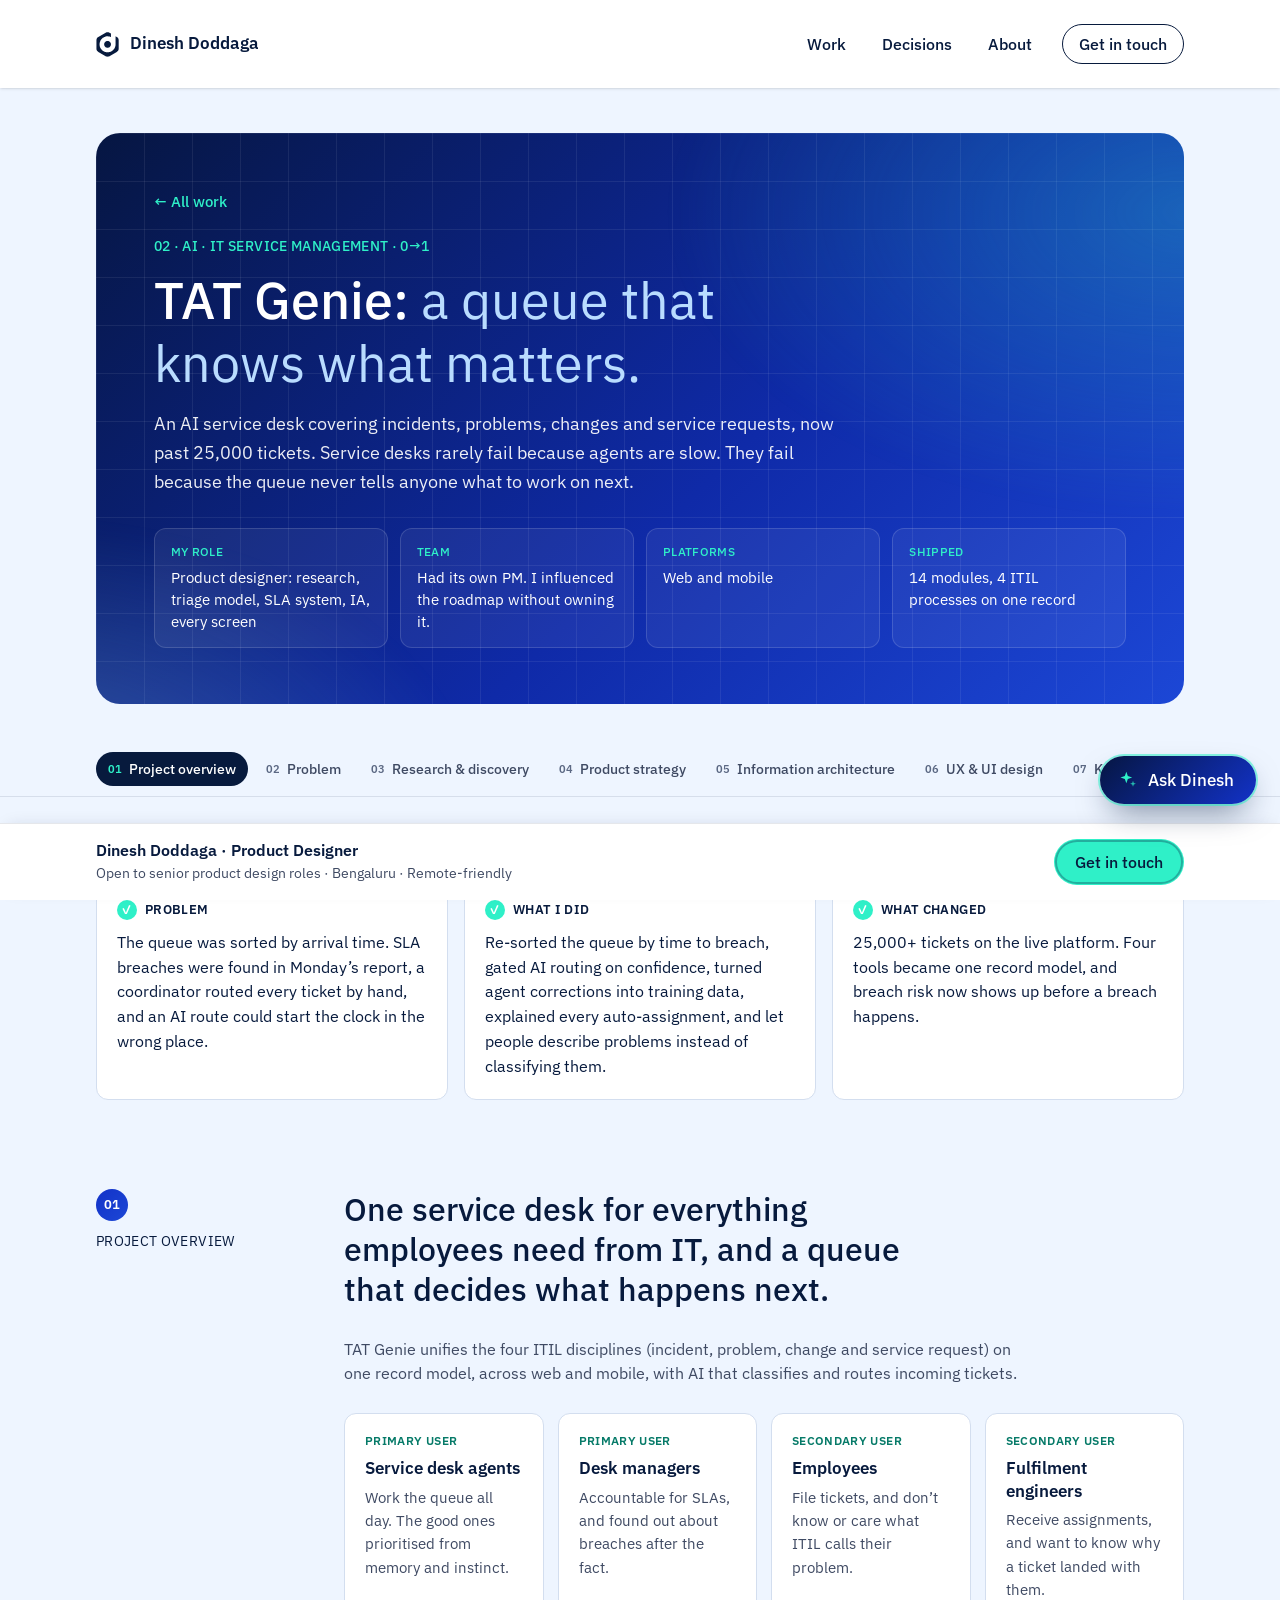
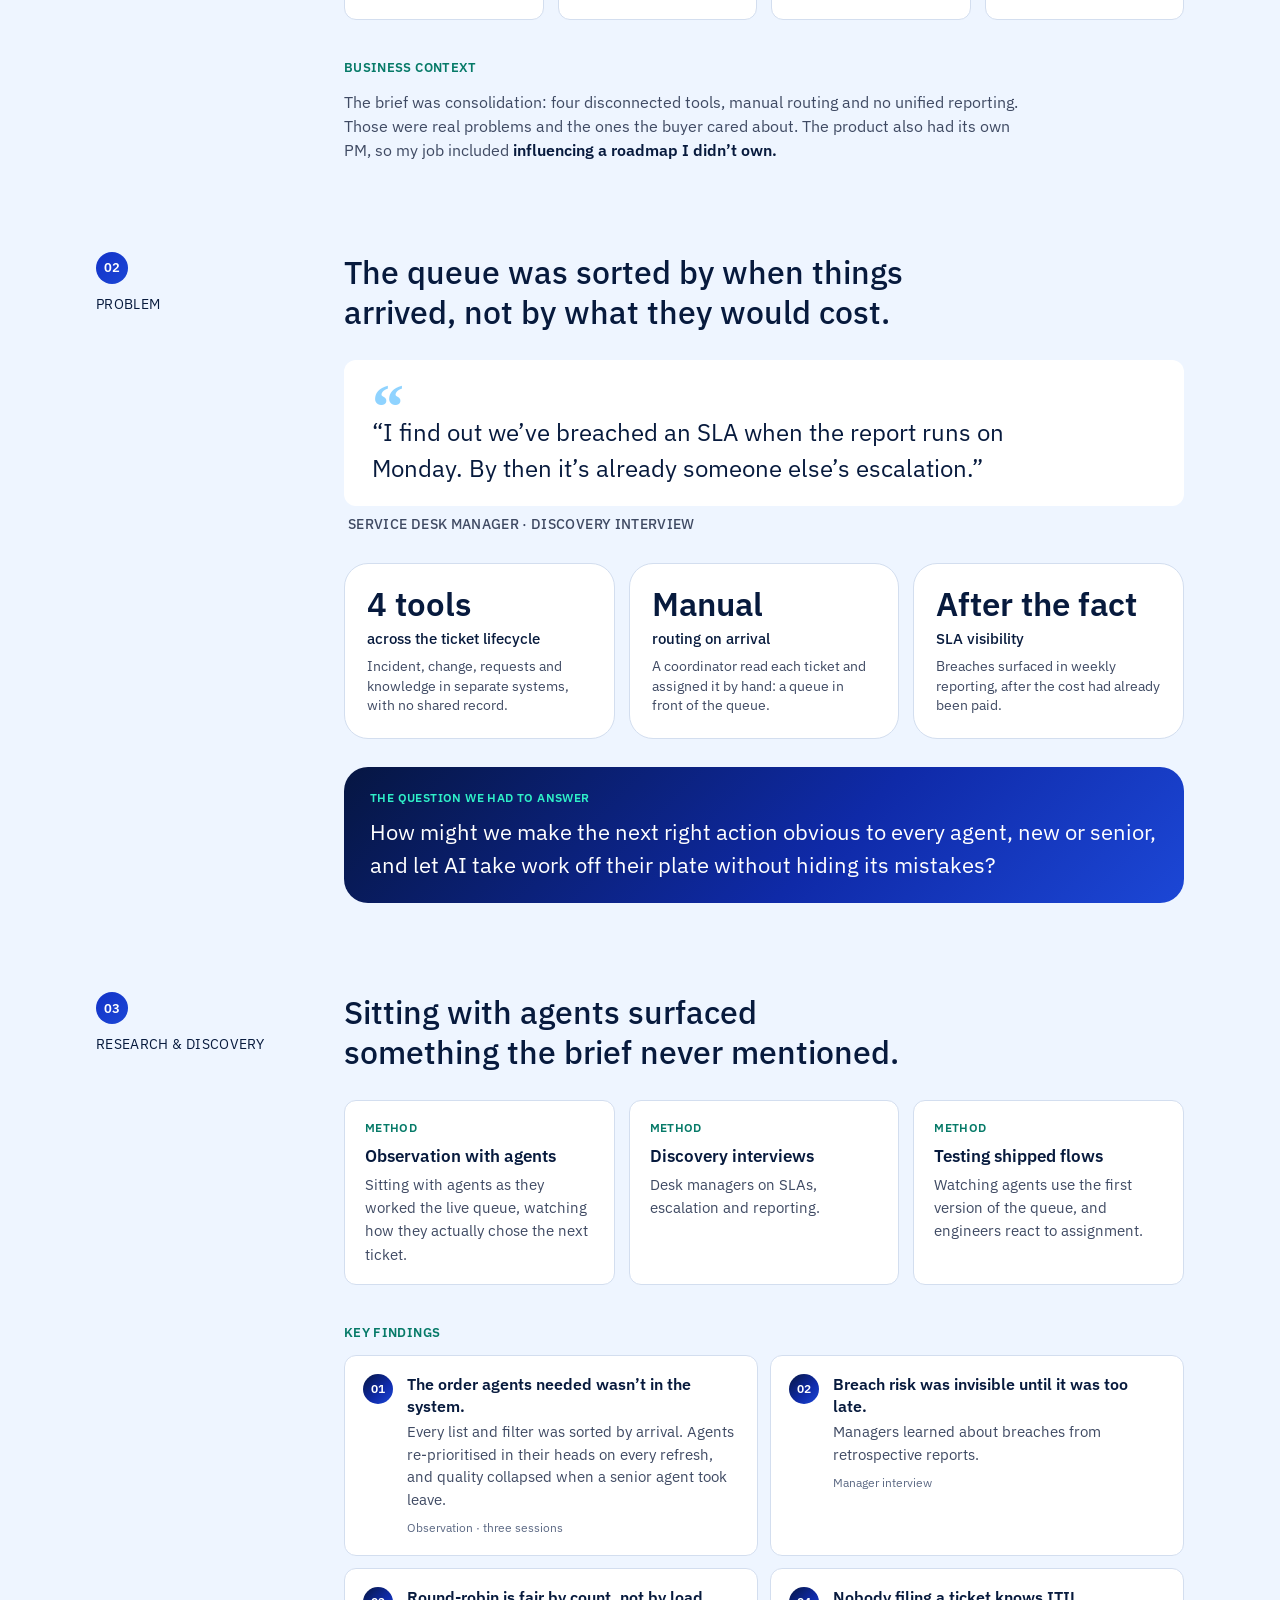
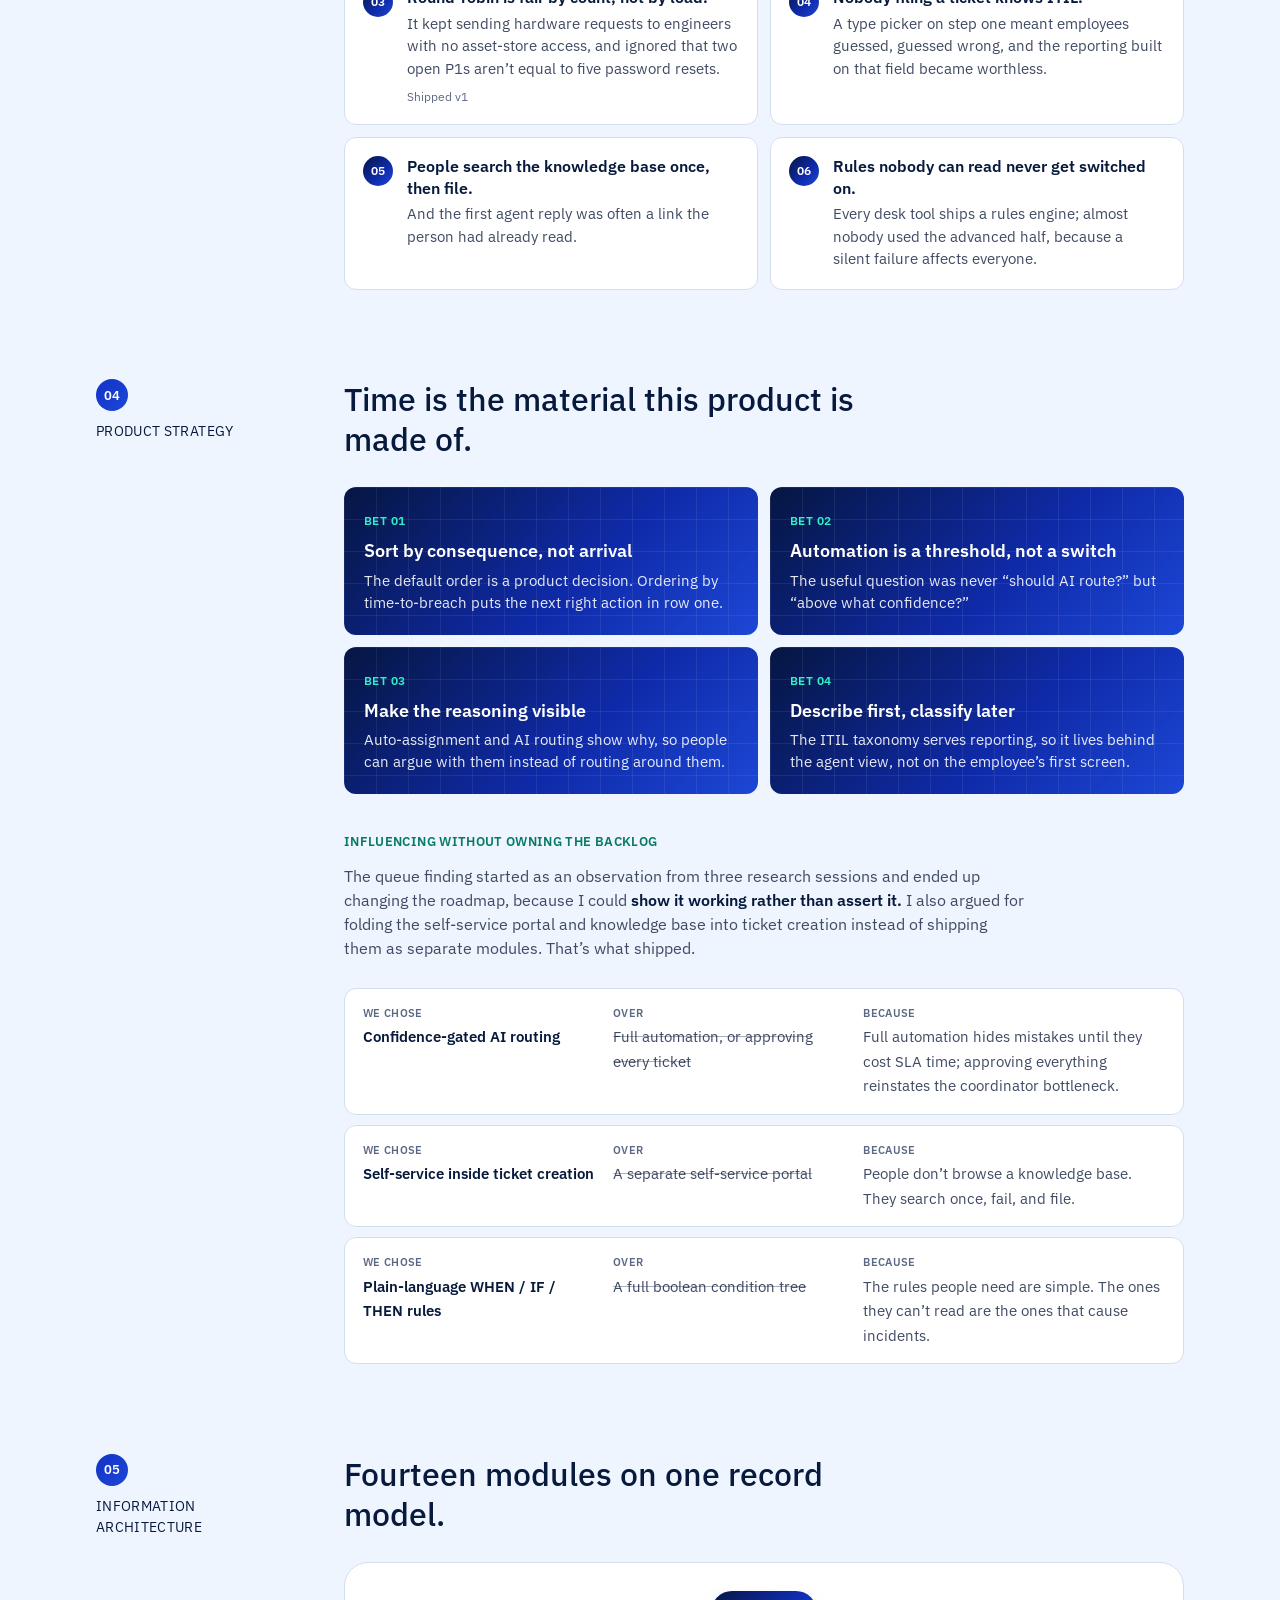
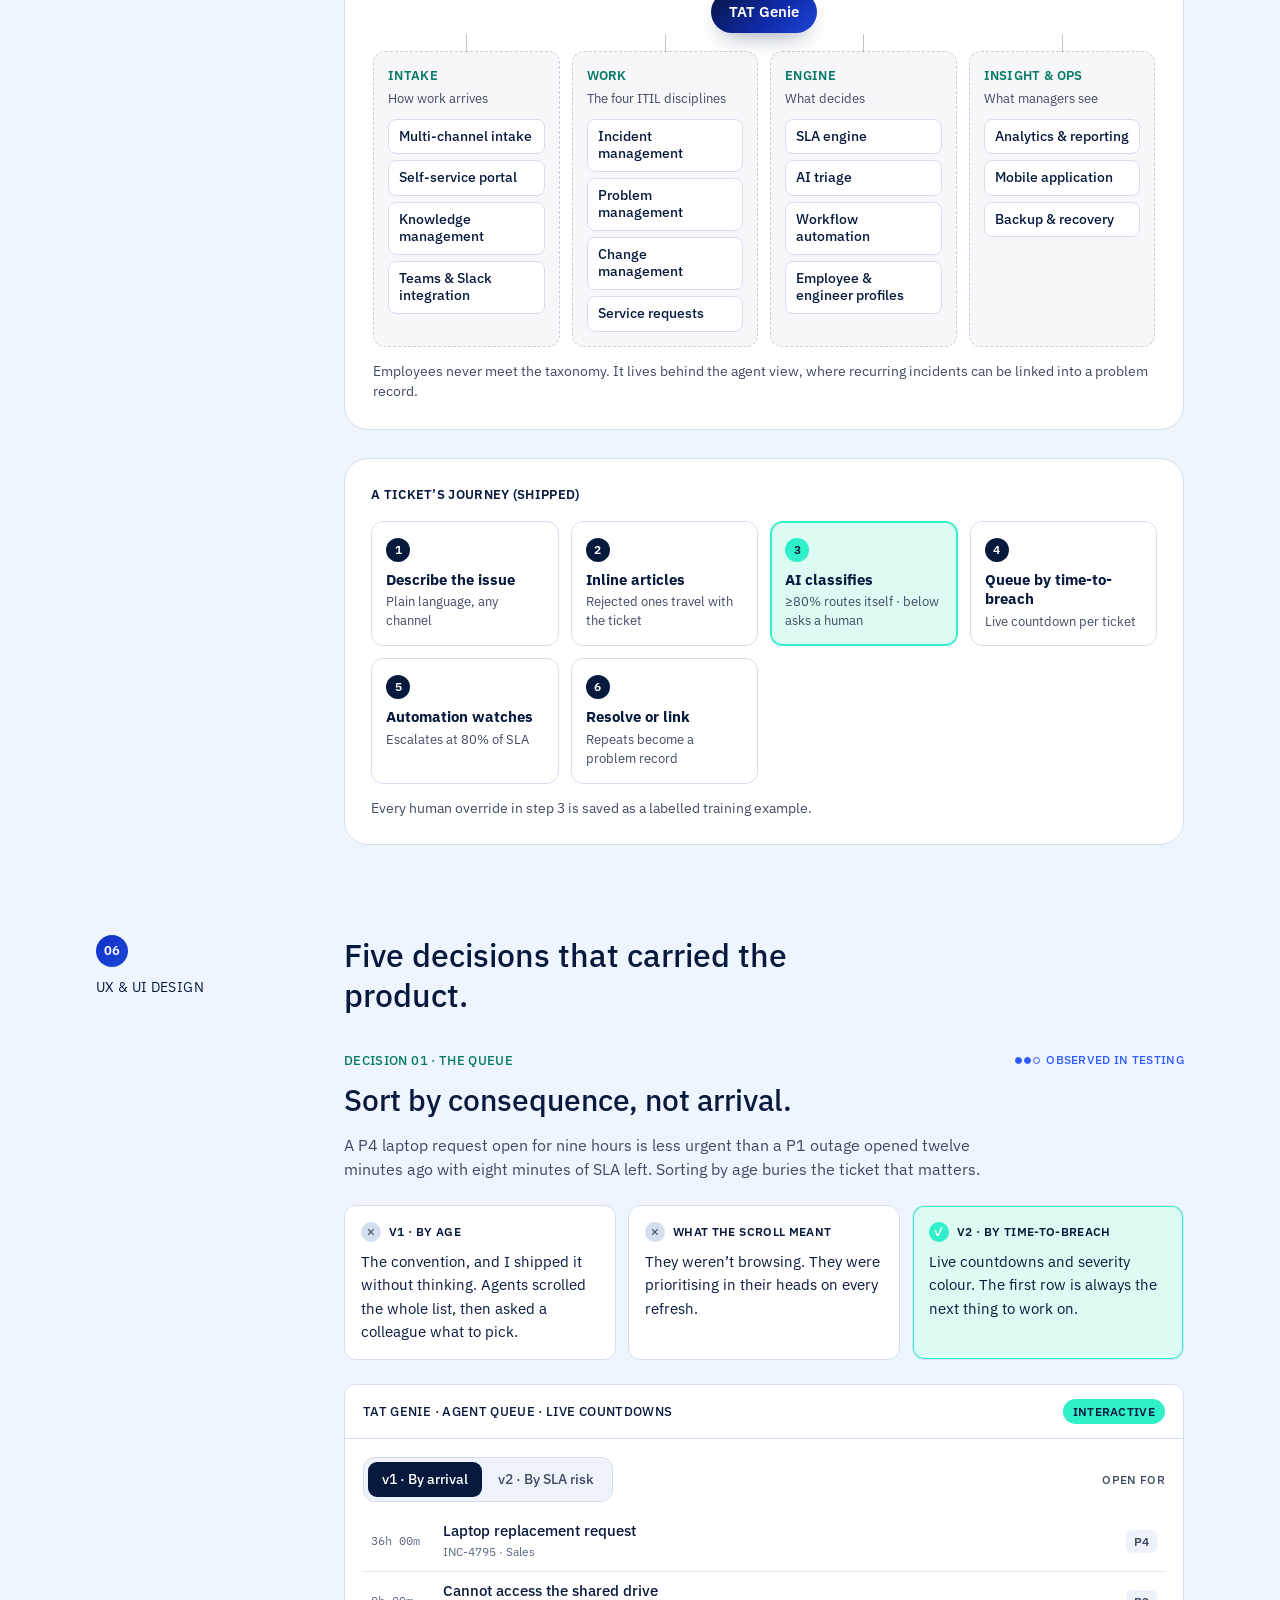
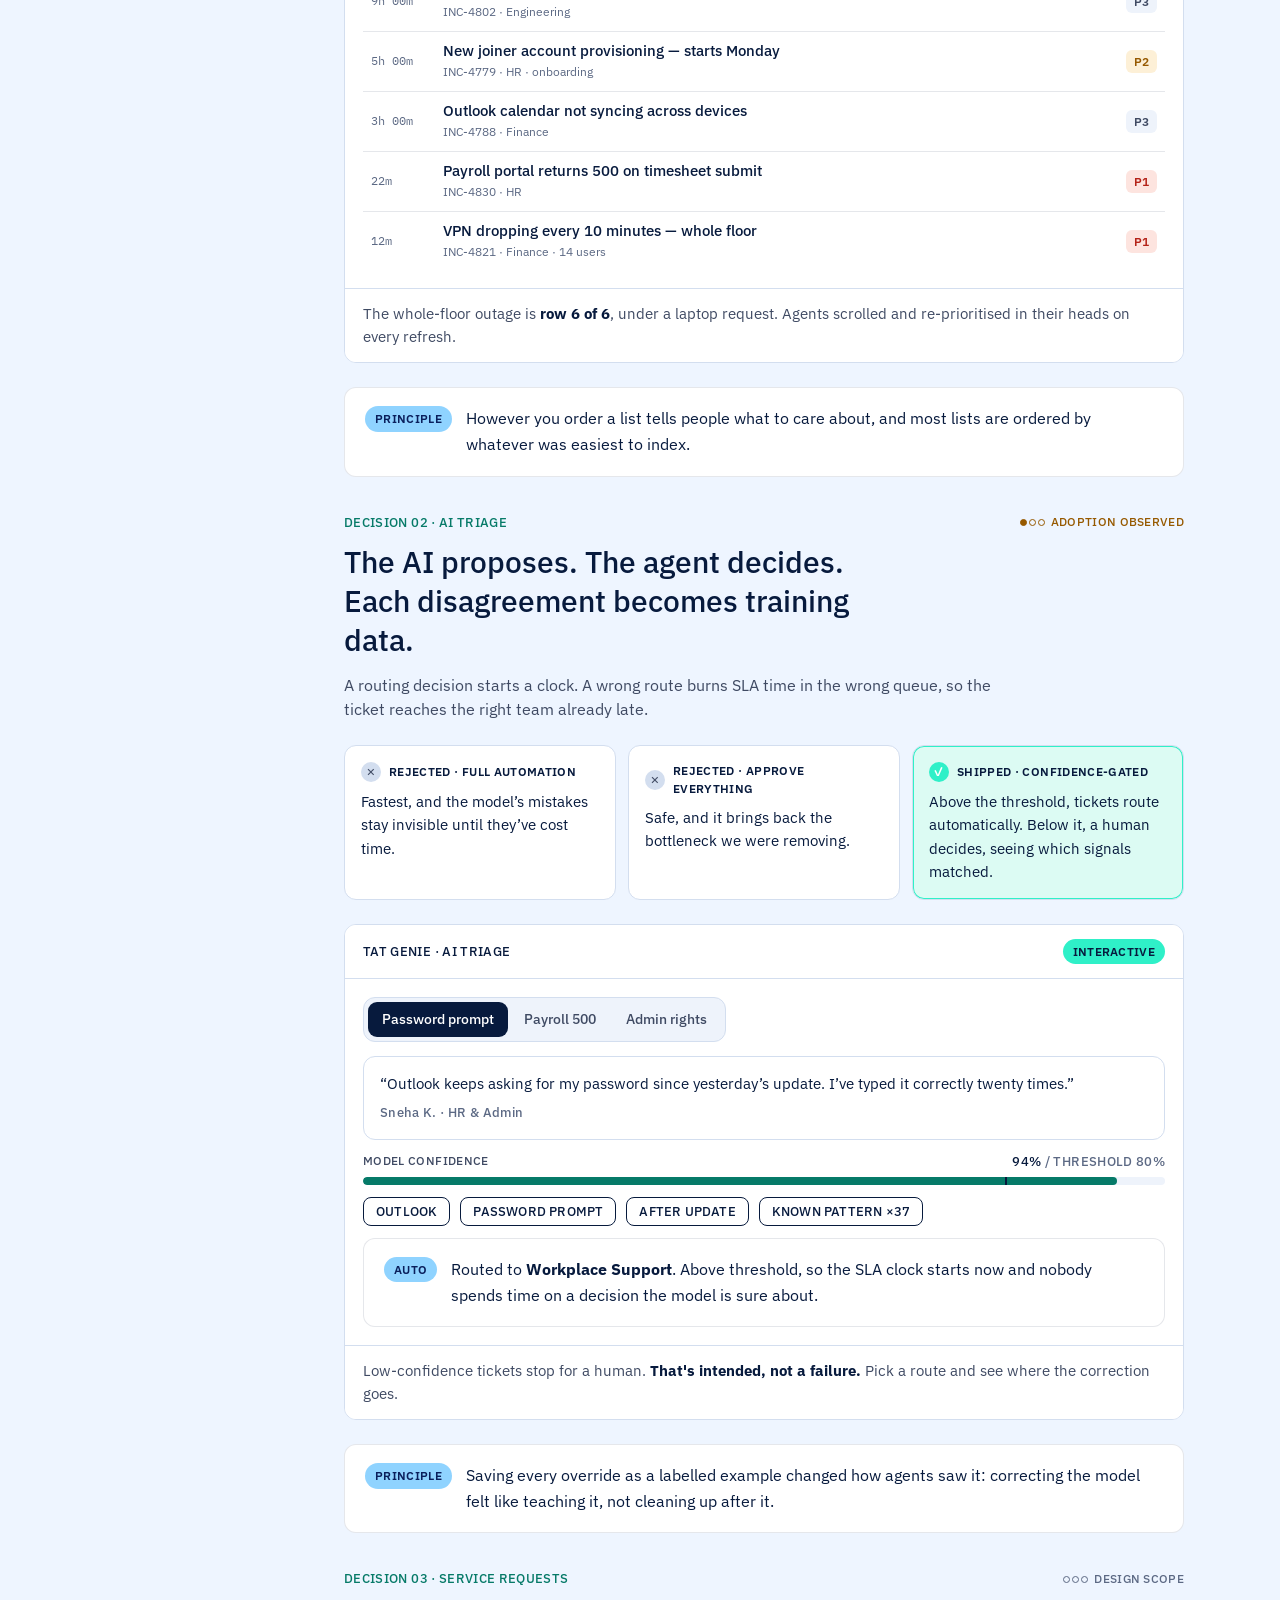
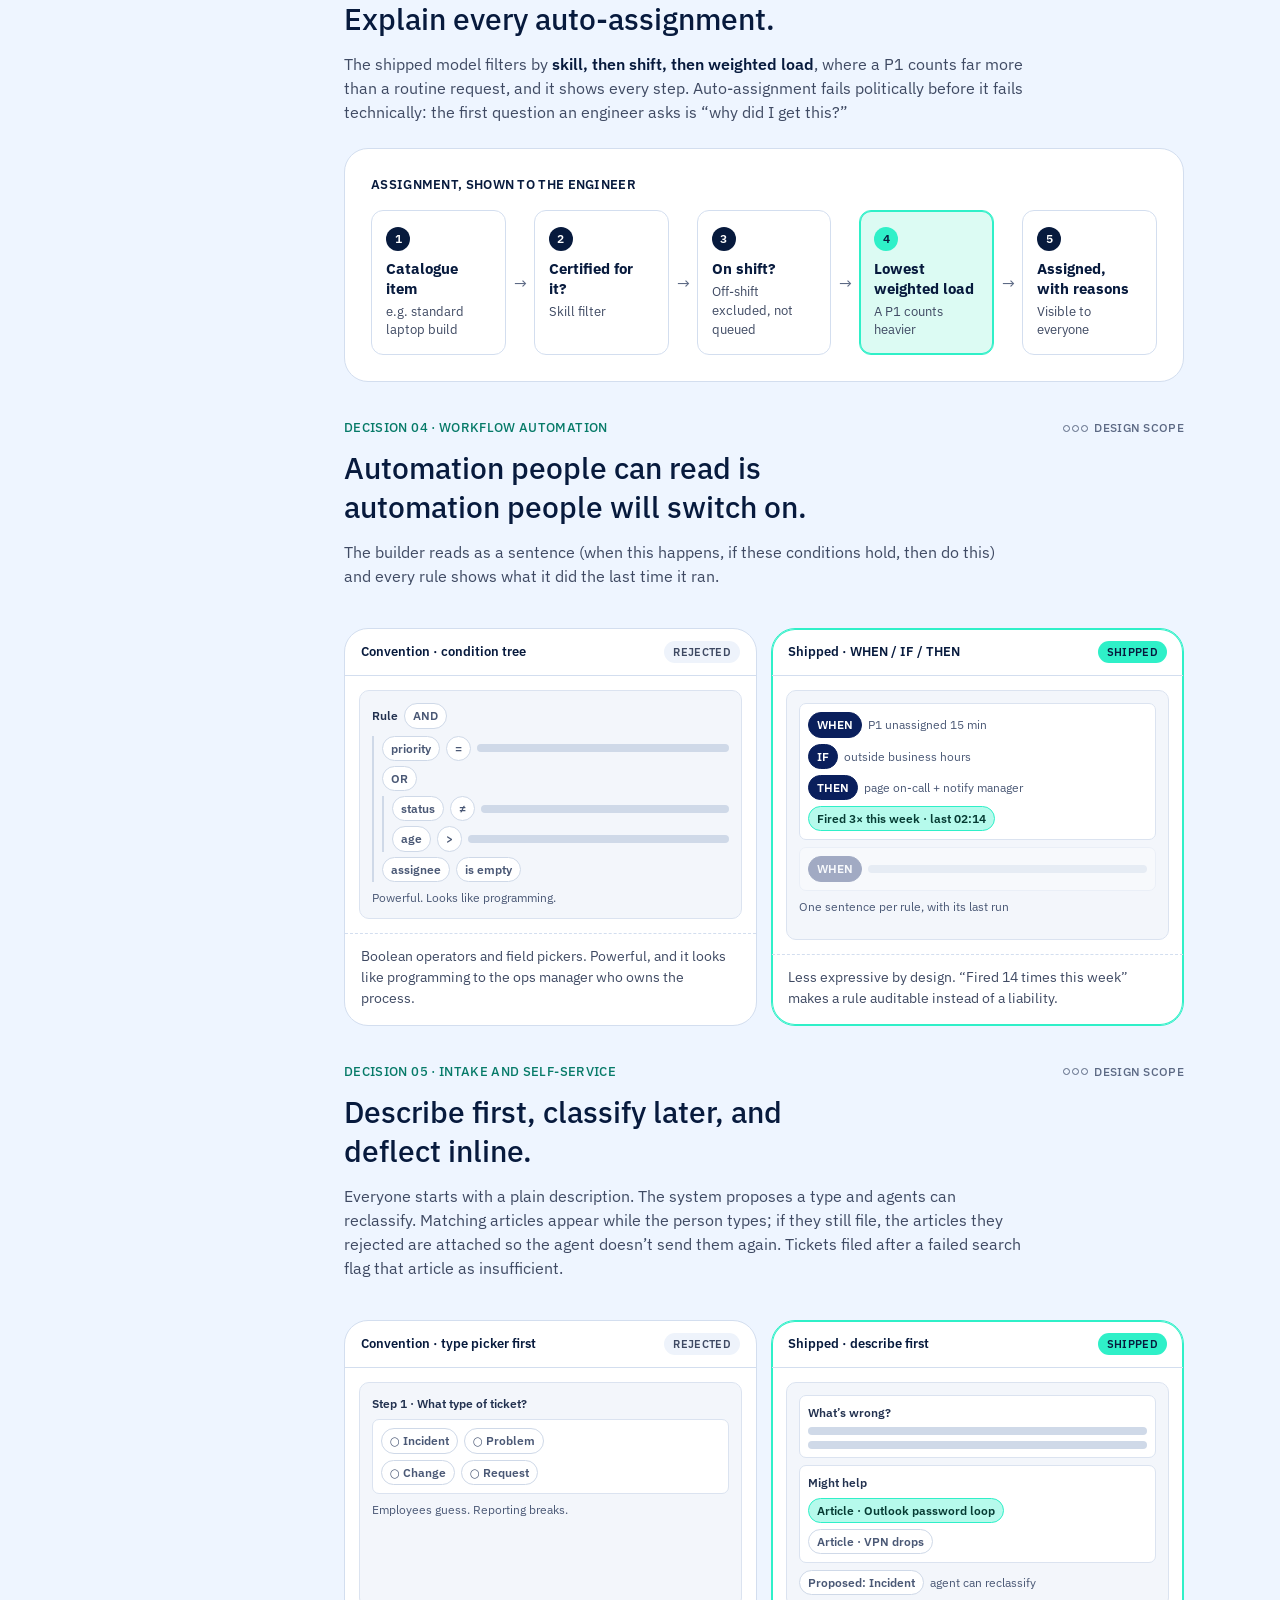
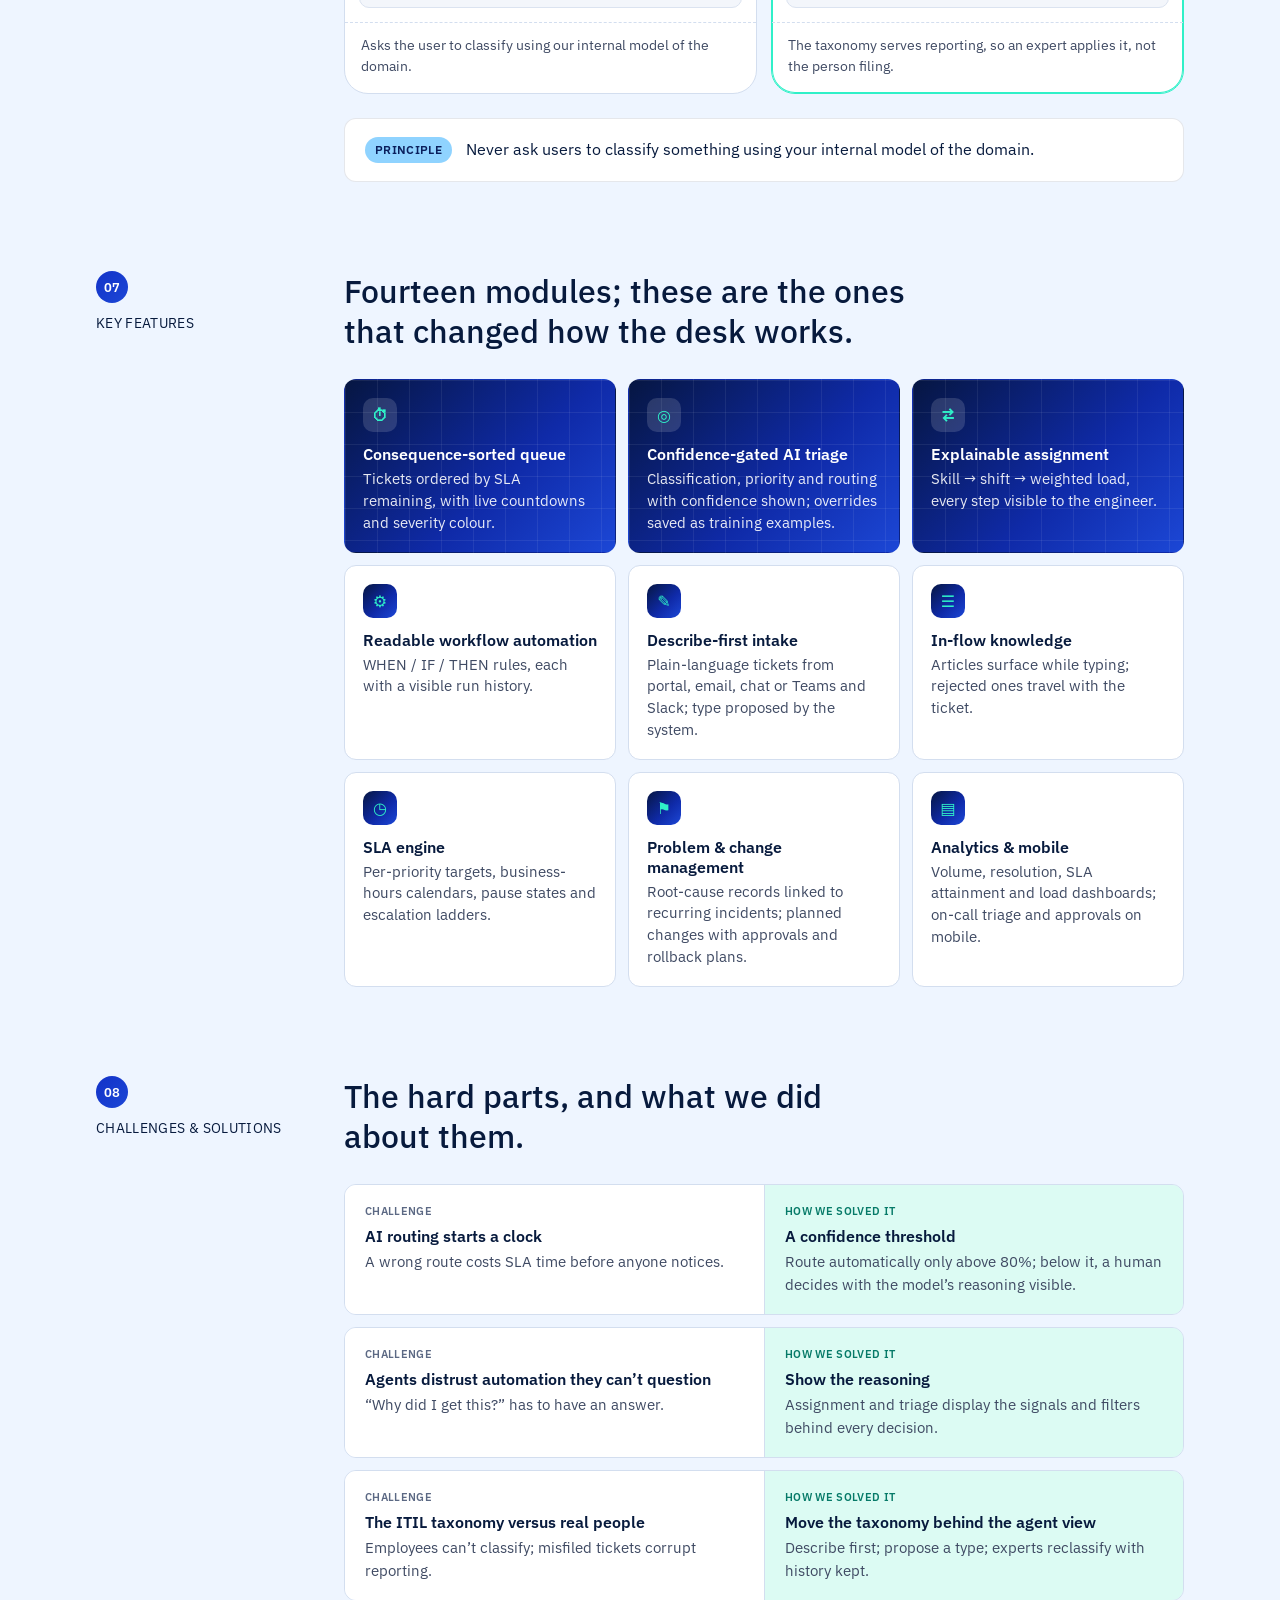
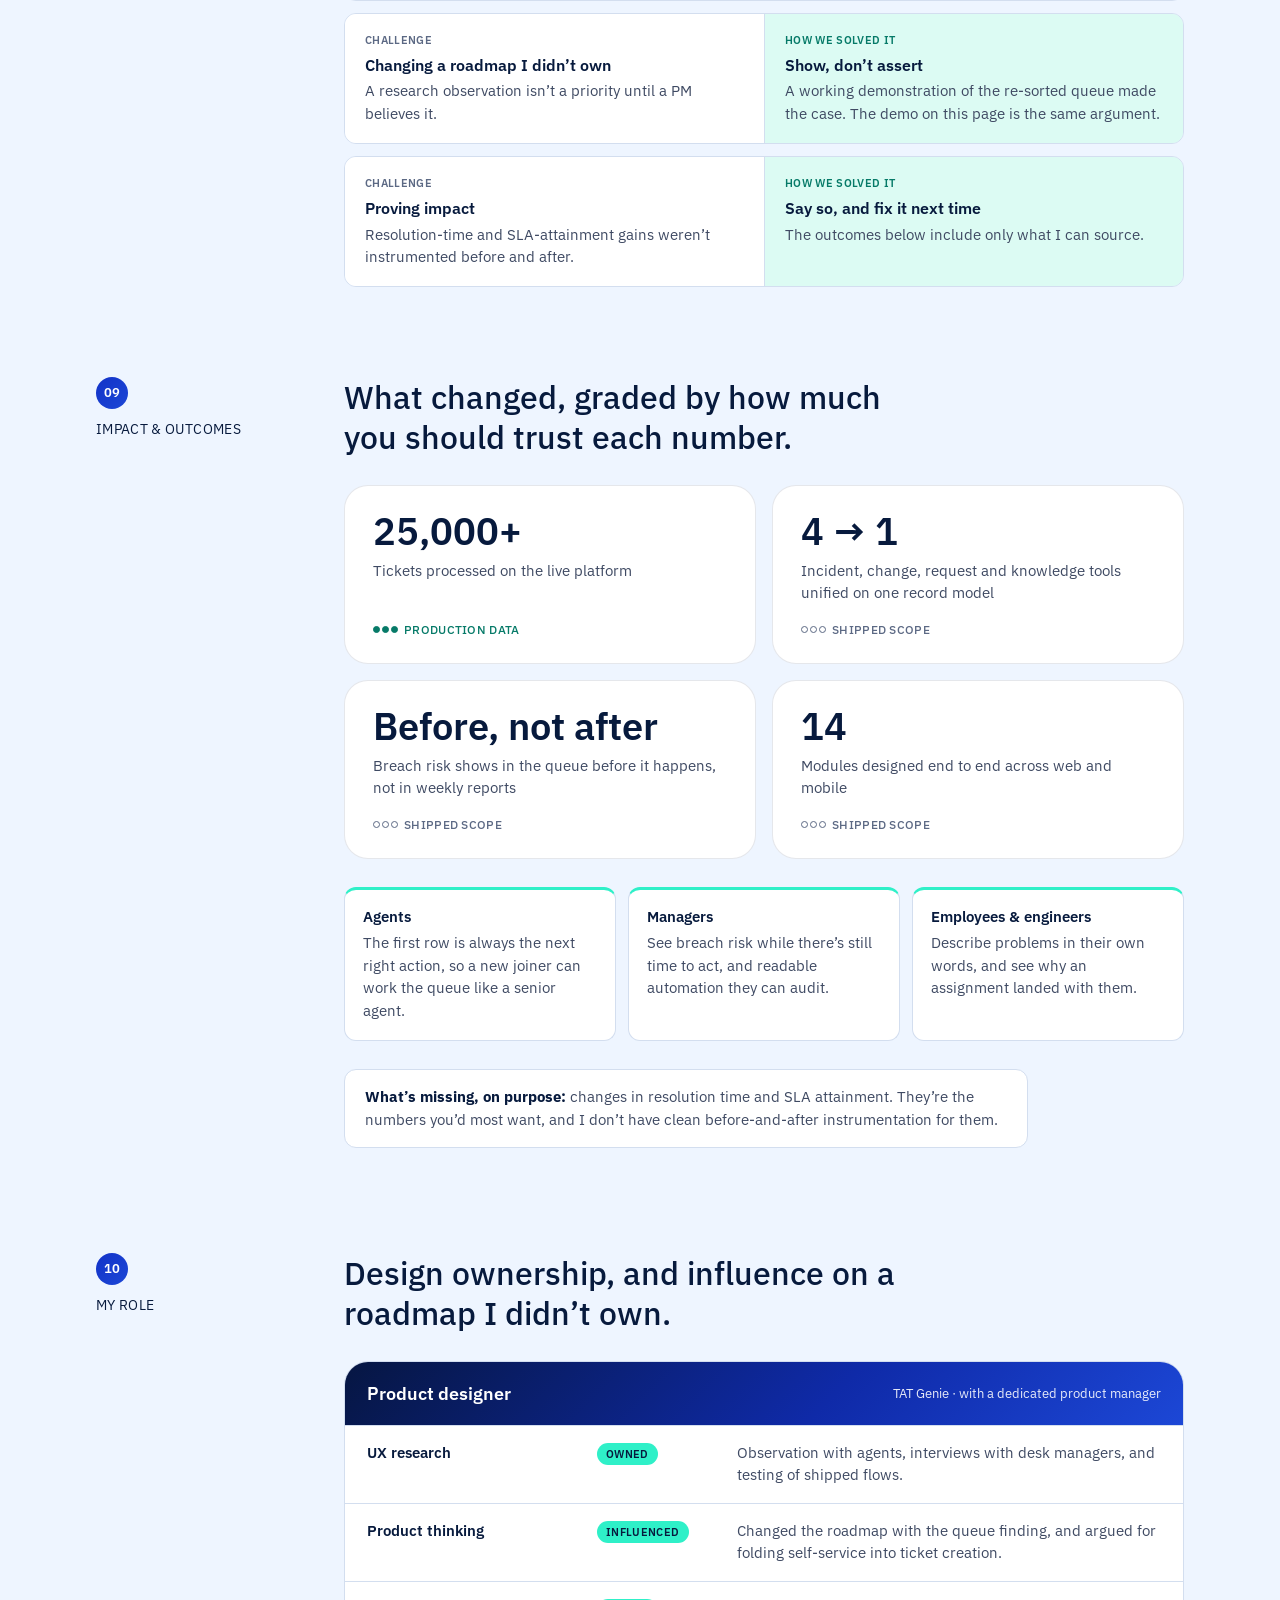
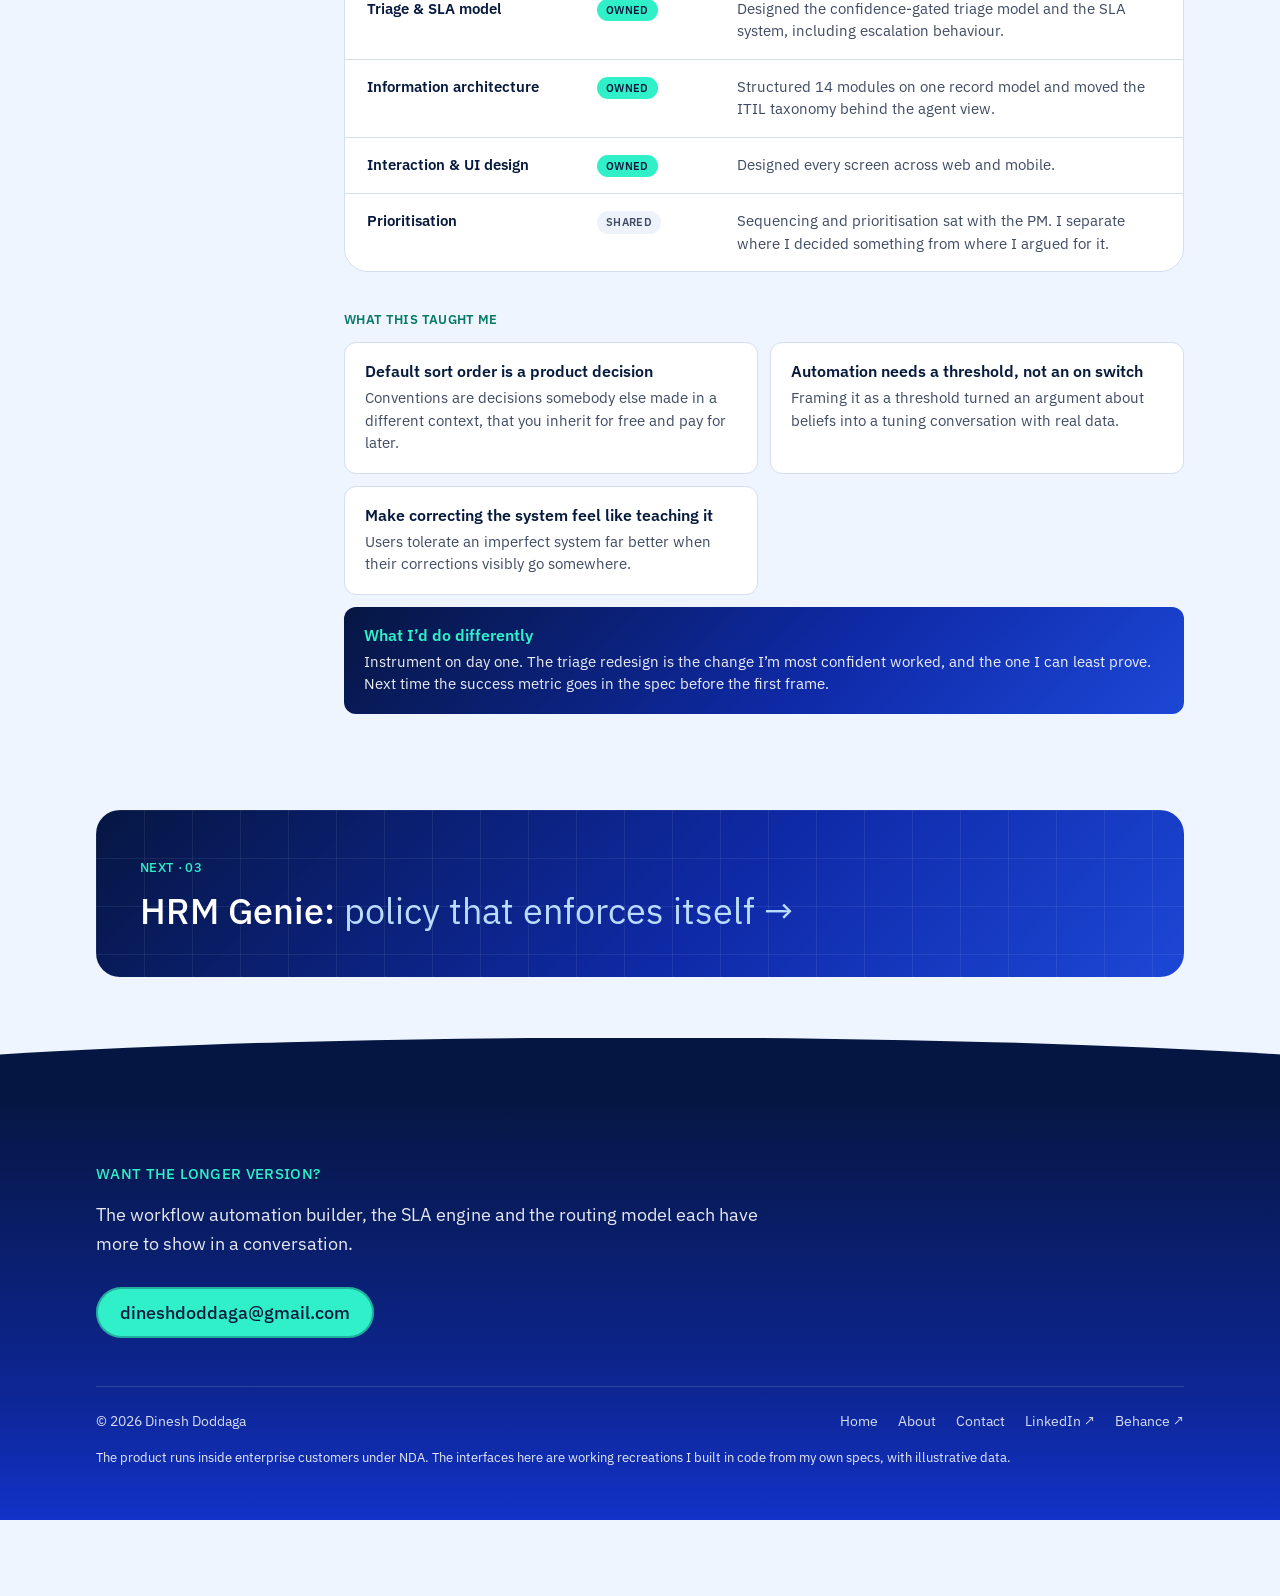
<file: tat.html>
<!doctype html>
<html lang="en" data-brand="d">

<head>
  <meta charset="utf-8">
  <meta name="viewport" content="width=device-width, initial-scale=1, viewport-fit=cover">
  <title>TAT Genie — Dinesh Doddaga</title>
  <meta name="description"
    content="Case study: an AI-driven IT service desk that routes when confident, asks when not, and learns from every correction.">
  <script>document.documentElement.classList.add('js'); (function () { try { var q = new URLSearchParams(location.search).get('brand'), s = sessionStorage; if (q) { s.setItem('dd-brand', q); } var b = s.getItem('dd-brand'); if (b) document.documentElement.dataset.brand = b; } catch (e) { } })();</script>
  <link rel="preconnect" href="https://fonts.googleapis.com">
  <link rel="preconnect" href="https://fonts.gstatic.com" crossorigin>
  <link
    href="https://fonts.googleapis.com/css2?family=IBM+Plex+Sans:wght@400;500;600;700&family=IBM+Plex+Mono:wght@400;500&display=swap"
    rel="stylesheet">
  <link rel="stylesheet" href="assets/styles.css?v=33">
  <link rel="icon"
    href="data:image/svg+xml,%3Csvg%20xmlns%3D%22http%3A//www.w3.org/2000/svg%22%20viewBox%3D%220%200%2055%2061%22%3E%3Crect%20width%3D%2255%22%20height%3D%2261%22%20rx%3D%2213%22%20fill%3D%22%2308080a%22/%3E%3Cpath%20d%3D%22M35.9272%2030.0833C35.9272%2030.6302%2035.8751%2031.1667%2035.7709%2031.7031C35.6615%2032.2344%2035.5053%2032.7552%2035.297%2033.2552C35.0886%2033.7604%2034.8334%2034.2396%2034.5313%2034.6875C34.2293%2035.1406%2033.8855%2035.5625%2033.5001%2035.9479C33.1147%2036.3281%2032.698%2036.6719%2032.2449%2036.974C31.7918%2037.276%2031.3178%2037.5313%2030.8126%2037.7396C30.3126%2037.9479%2029.7917%2038.1094%2029.2605%2038.2135C28.724%2038.3177%2028.1876%2038.375%2027.6407%2038.375C27.099%2038.375%2026.5574%2038.3177%2026.0261%2038.2135C25.4897%2038.1094%2024.974%2037.9479%2024.4688%2037.7396C23.9688%2037.5313%2023.4897%2037.276%2023.0365%2036.974C22.5834%2036.6719%2022.1667%2036.3281%2021.7813%2035.9479C21.3959%2035.5625%2021.0522%2035.1406%2020.7501%2034.6875C20.448%2034.2396%2020.1928%2033.7604%2019.9845%2033.2552C19.7761%2032.7552%2019.6199%2032.2344%2019.5157%2031.7031C19.4063%2031.1667%2019.3542%2030.6302%2019.3542%2030.0833C19.3542%2029.5417%2019.4063%2029.0052%2019.5157%2028.4688C19.6199%2027.9375%2019.7761%2027.4167%2019.9845%2026.9167C20.1928%2026.4115%2020.448%2025.9323%2020.7501%2025.4844C21.0522%2025.0312%2021.3959%2024.6094%2021.7813%2024.224C22.1667%2023.8438%2022.5834%2023.5%2023.0365%2023.1979C23.4897%2022.8958%2023.9688%2022.6406%2024.4688%2022.4323C24.974%2022.224%2025.4897%2022.0625%2026.0261%2021.9583C26.5574%2021.8542%2027.099%2021.7969%2027.6407%2021.7969C28.1876%2021.7969%2028.724%2021.8542%2029.2605%2021.9583C29.7917%2022.0625%2030.3126%2022.224%2030.8126%2022.4323C31.3178%2022.6406%2031.7918%2022.8958%2032.2449%2023.1979C32.698%2023.5%2033.1147%2023.8438%2033.5001%2024.224C33.8855%2024.6094%2034.2293%2025.0312%2034.5313%2025.4844C34.8334%2025.9323%2035.0886%2026.4115%2035.297%2026.9167C35.5053%2027.4167%2035.6615%2027.9375%2035.7709%2028.4688C35.8751%2029.0052%2035.9272%2029.5417%2035.9272%2030.0833Z%22%20fill%3D%22%23f5f5f6%22/%3E%3Cpath%20d%3D%22M50.1301%2012.052L47.151%2010.3333V30.8124H47.1353C47.1093%2031.5051%2047.0468%2032.1926%2046.9478%2032.8801C46.8489%2033.5676%2046.7135%2034.2447%2046.5416%2034.9166C46.3697%2035.5885%2046.1614%2036.2447%2045.9166%2036.8958C45.677%2037.5468%2045.401%2038.1822%2045.0885%2038.802C44.7812%2039.4218%2044.4374%2040.0208%2044.0624%2040.6041C43.6874%2041.1874%2043.2864%2041.7499%2042.8489%2042.2916C42.4166%2042.828%2041.953%2043.3437%2041.4635%2043.8385C40.9791%2044.328%2040.4635%2044.7916%2039.927%2045.2291C39.3853%2045.6614%2038.828%2046.0676%2038.2447%2046.4478C37.6614%2046.8228%2037.0624%2047.1666%2036.4426%2047.4791C35.8228%2047.7916%2035.1926%2048.0728%2034.5416%2048.3176C33.8958%2048.5624%2033.2343%2048.7708%2032.5676%2048.9426C31.8958%2049.1197%2031.2187%2049.2603%2030.5312%2049.3593C29.8437%2049.4635%2029.1562%2049.5312%2028.4635%2049.5572C27.7708%2049.5885%2027.078%2049.578%2026.3905%2049.5312C25.6978%2049.4895%2025.0103%2049.4062%2024.328%2049.2916C23.6458%2049.1718%2022.9687%2049.0155%2022.302%2048.828C21.6353%2048.6353%2020.9843%2048.4114%2020.3385%2048.151C19.6978%2047.8905%2019.0728%2047.5989%2018.4583%2047.2708C17.8489%2046.9478%2017.2551%2046.5885%2016.6822%2046.1978C16.1093%2045.8072%2015.5572%2045.3905%2015.0312%2044.9374C14.5051%2044.4895%2013.9999%2044.0155%2013.5208%2043.5155C13.0468%2043.0103%2012.5937%2042.4843%2012.1718%2041.9374C11.7499%2041.3853%2011.3593%2040.8124%2010.9999%2040.2239C10.6405%2039.6301%2010.3124%2039.0208%2010.0155%2038.3958C9.71867%2037.7655%209.45825%2037.1249%209.22909%2036.4739C9.00513%2035.8176%208.81242%2035.151%208.65617%2034.4791C8.49992%2033.802%208.38013%2033.1197%208.29679%2032.4322C8.21346%2031.7447%208.16659%2031.0572%208.15617%2030.3645C8.14575%2029.6718%208.17179%2028.9791%208.23429%2028.2864C8.29679%2027.5989%208.39575%2026.9114%208.53638%2026.2343C8.67179%2025.552%208.84367%2024.8853%209.052%2024.2239C9.26034%2023.5624%209.49992%2022.9114%209.78117%2022.276C10.0572%2021.6458%2010.3645%2021.026%2010.7083%2020.4218C11.052%2019.8228%2011.427%2019.2395%2011.8333%2018.677C12.2343%2018.1145%2012.6718%2017.5728%2013.1353%2017.0572C13.5937%2016.5416%2014.0833%2016.052%2014.5989%2015.5885C15.1145%2015.1249%2015.651%2014.6874%2016.2135%2014.2812C16.776%2013.8749%2017.3541%2013.4999%2017.9583%2013.1562C18.5572%2012.8124%2019.177%2012.4999%2019.8124%2012.2239C20.4478%2011.9426%2021.0937%2011.6978%2021.7551%2011.4895C22.4166%2011.2812%2023.0833%2011.1041%2023.7655%2010.9687C24.4426%2010.828%2025.1249%2010.7291%2025.8176%2010.6614C26.5051%2010.5989%2027.1978%2010.5676%2027.8905%2010.578C28.5833%2010.5885%2029.276%2010.6301%2029.9635%2010.7135C30.651%2010.7968%2031.3333%2010.9166%2032.0103%2011.0676C32.6822%2011.2239%2033.3489%2011.4166%2034.0051%2011.6405C34.6614%2011.8645%2035.302%2012.1249%2035.927%2012.4218V3.85409L32.276%201.74471C31.5728%201.33846%2030.828%201.03117%2030.0416%200.822835C29.2551%200.609294%2028.453%200.505127%2027.6405%200.505127C26.828%200.505127%2026.026%200.609294%2025.2447%200.822835C24.4583%201.03117%2023.7135%201.33846%2023.0051%201.74471L5.15617%2012.052C4.44784%2012.4583%203.80721%2012.9478%203.23429%2013.526C2.66138%2014.0989%202.16659%2014.7395%201.76034%2015.4478C1.35409%2016.151%201.04679%2016.8958%200.833252%2017.6822C0.624919%2018.4687%200.520752%2019.2655%200.520752%2020.078V40.6926C0.520752%2041.5051%200.624919%2042.3072%200.833252%2043.0937C1.04679%2043.8801%201.35409%2044.6249%201.76034%2045.328C2.16659%2046.0312%202.66138%2046.6718%203.23429%2047.2499C3.80721%2047.8228%204.44784%2048.3124%205.15617%2048.7187L23.0051%2059.026C23.7135%2059.4322%2024.4583%2059.7447%2025.2447%2059.953C26.026%2060.1614%2026.828%2060.2708%2027.6405%2060.2708C28.453%2060.2708%2029.2551%2060.1614%2030.0416%2059.953C30.828%2059.7447%2031.5728%2059.4322%2032.276%2059.026L50.1301%2048.7187C50.8333%2048.3124%2051.4739%2047.8228%2052.0468%2047.2447C52.6249%2046.6718%2053.1145%2046.0312%2053.5208%2045.328C53.927%2044.6197%2054.2395%2043.8749%2054.4478%2043.0885C54.6562%2042.3072%2054.7655%2041.5051%2054.7655%2040.6926V20.078C54.7655%2019.2655%2054.6562%2018.4687%2054.4478%2017.6822C54.2395%2016.8958%2053.927%2016.151%2053.5208%2015.4478C53.1145%2014.7395%2052.6249%2014.0989%2052.0468%2013.526C51.4739%2012.9478%2050.8333%2012.4583%2050.1301%2012.052Z%22%20fill%3D%22%23f5f5f6%22/%3E%3C/svg%3E">
</head>

<body>
  <div class="prog" aria-hidden="true"></div>
  <a class="skip" href="#main">Skip to content</a>
  <nav class="nav" aria-label="Primary">
    <div class="wrap nav-in">
      <a class="brand" href="index.html"><span class="brand-mark" aria-hidden="true"><svg class="logo-mark"
            viewBox="0 0 55 61" fill="none" xmlns="http://www.w3.org/2000/svg" aria-hidden="true">
            <path
              d="M35.9272 30.0833C35.9272 30.6302 35.8751 31.1667 35.7709 31.7031C35.6615 32.2344 35.5053 32.7552 35.297 33.2552C35.0886 33.7604 34.8334 34.2396 34.5313 34.6875C34.2293 35.1406 33.8855 35.5625 33.5001 35.9479C33.1147 36.3281 32.698 36.6719 32.2449 36.974C31.7918 37.276 31.3178 37.5313 30.8126 37.7396C30.3126 37.9479 29.7917 38.1094 29.2605 38.2135C28.724 38.3177 28.1876 38.375 27.6407 38.375C27.099 38.375 26.5574 38.3177 26.0261 38.2135C25.4897 38.1094 24.974 37.9479 24.4688 37.7396C23.9688 37.5313 23.4897 37.276 23.0365 36.974C22.5834 36.6719 22.1667 36.3281 21.7813 35.9479C21.3959 35.5625 21.0522 35.1406 20.7501 34.6875C20.448 34.2396 20.1928 33.7604 19.9845 33.2552C19.7761 32.7552 19.6199 32.2344 19.5157 31.7031C19.4063 31.1667 19.3542 30.6302 19.3542 30.0833C19.3542 29.5417 19.4063 29.0052 19.5157 28.4688C19.6199 27.9375 19.7761 27.4167 19.9845 26.9167C20.1928 26.4115 20.448 25.9323 20.7501 25.4844C21.0522 25.0312 21.3959 24.6094 21.7813 24.224C22.1667 23.8438 22.5834 23.5 23.0365 23.1979C23.4897 22.8958 23.9688 22.6406 24.4688 22.4323C24.974 22.224 25.4897 22.0625 26.0261 21.9583C26.5574 21.8542 27.099 21.7969 27.6407 21.7969C28.1876 21.7969 28.724 21.8542 29.2605 21.9583C29.7917 22.0625 30.3126 22.224 30.8126 22.4323C31.3178 22.6406 31.7918 22.8958 32.2449 23.1979C32.698 23.5 33.1147 23.8438 33.5001 24.224C33.8855 24.6094 34.2293 25.0312 34.5313 25.4844C34.8334 25.9323 35.0886 26.4115 35.297 26.9167C35.5053 27.4167 35.6615 27.9375 35.7709 28.4688C35.8751 29.0052 35.9272 29.5417 35.9272 30.0833Z"
              fill="currentColor" />
            <path
              d="M50.1301 12.052L47.151 10.3333V30.8124H47.1353C47.1093 31.5051 47.0468 32.1926 46.9478 32.8801C46.8489 33.5676 46.7135 34.2447 46.5416 34.9166C46.3697 35.5885 46.1614 36.2447 45.9166 36.8958C45.677 37.5468 45.401 38.1822 45.0885 38.802C44.7812 39.4218 44.4374 40.0208 44.0624 40.6041C43.6874 41.1874 43.2864 41.7499 42.8489 42.2916C42.4166 42.828 41.953 43.3437 41.4635 43.8385C40.9791 44.328 40.4635 44.7916 39.927 45.2291C39.3853 45.6614 38.828 46.0676 38.2447 46.4478C37.6614 46.8228 37.0624 47.1666 36.4426 47.4791C35.8228 47.7916 35.1926 48.0728 34.5416 48.3176C33.8958 48.5624 33.2343 48.7708 32.5676 48.9426C31.8958 49.1197 31.2187 49.2603 30.5312 49.3593C29.8437 49.4635 29.1562 49.5312 28.4635 49.5572C27.7708 49.5885 27.078 49.578 26.3905 49.5312C25.6978 49.4895 25.0103 49.4062 24.328 49.2916C23.6458 49.1718 22.9687 49.0155 22.302 48.828C21.6353 48.6353 20.9843 48.4114 20.3385 48.151C19.6978 47.8905 19.0728 47.5989 18.4583 47.2708C17.8489 46.9478 17.2551 46.5885 16.6822 46.1978C16.1093 45.8072 15.5572 45.3905 15.0312 44.9374C14.5051 44.4895 13.9999 44.0155 13.5208 43.5155C13.0468 43.0103 12.5937 42.4843 12.1718 41.9374C11.7499 41.3853 11.3593 40.8124 10.9999 40.2239C10.6405 39.6301 10.3124 39.0208 10.0155 38.3958C9.71867 37.7655 9.45825 37.1249 9.22909 36.4739C9.00513 35.8176 8.81242 35.151 8.65617 34.4791C8.49992 33.802 8.38013 33.1197 8.29679 32.4322C8.21346 31.7447 8.16659 31.0572 8.15617 30.3645C8.14575 29.6718 8.17179 28.9791 8.23429 28.2864C8.29679 27.5989 8.39575 26.9114 8.53638 26.2343C8.67179 25.552 8.84367 24.8853 9.052 24.2239C9.26034 23.5624 9.49992 22.9114 9.78117 22.276C10.0572 21.6458 10.3645 21.026 10.7083 20.4218C11.052 19.8228 11.427 19.2395 11.8333 18.677C12.2343 18.1145 12.6718 17.5728 13.1353 17.0572C13.5937 16.5416 14.0833 16.052 14.5989 15.5885C15.1145 15.1249 15.651 14.6874 16.2135 14.2812C16.776 13.8749 17.3541 13.4999 17.9583 13.1562C18.5572 12.8124 19.177 12.4999 19.8124 12.2239C20.4478 11.9426 21.0937 11.6978 21.7551 11.4895C22.4166 11.2812 23.0833 11.1041 23.7655 10.9687C24.4426 10.828 25.1249 10.7291 25.8176 10.6614C26.5051 10.5989 27.1978 10.5676 27.8905 10.578C28.5833 10.5885 29.276 10.6301 29.9635 10.7135C30.651 10.7968 31.3333 10.9166 32.0103 11.0676C32.6822 11.2239 33.3489 11.4166 34.0051 11.6405C34.6614 11.8645 35.302 12.1249 35.927 12.4218V3.85409L32.276 1.74471C31.5728 1.33846 30.828 1.03117 30.0416 0.822835C29.2551 0.609294 28.453 0.505127 27.6405 0.505127C26.828 0.505127 26.026 0.609294 25.2447 0.822835C24.4583 1.03117 23.7135 1.33846 23.0051 1.74471L5.15617 12.052C4.44784 12.4583 3.80721 12.9478 3.23429 13.526C2.66138 14.0989 2.16659 14.7395 1.76034 15.4478C1.35409 16.151 1.04679 16.8958 0.833252 17.6822C0.624919 18.4687 0.520752 19.2655 0.520752 20.078V40.6926C0.520752 41.5051 0.624919 42.3072 0.833252 43.0937C1.04679 43.8801 1.35409 44.6249 1.76034 45.328C2.16659 46.0312 2.66138 46.6718 3.23429 47.2499C3.80721 47.8228 4.44784 48.3124 5.15617 48.7187L23.0051 59.026C23.7135 59.4322 24.4583 59.7447 25.2447 59.953C26.026 60.1614 26.828 60.2708 27.6405 60.2708C28.453 60.2708 29.2551 60.1614 30.0416 59.953C30.828 59.7447 31.5728 59.4322 32.276 59.026L50.1301 48.7187C50.8333 48.3124 51.4739 47.8228 52.0468 47.2447C52.6249 46.6718 53.1145 46.0312 53.5208 45.328C53.927 44.6197 54.2395 43.8749 54.4478 43.0885C54.6562 42.3072 54.7655 41.5051 54.7655 40.6926V20.078C54.7655 19.2655 54.6562 18.4687 54.4478 17.6822C54.2395 16.8958 53.927 16.151 53.5208 15.4478C53.1145 14.7395 52.6249 14.0989 52.0468 13.526C51.4739 12.9478 50.8333 12.4583 50.1301 12.052Z"
              fill="currentColor" />
          </svg></span>Dinesh Doddaga</a>
      <div class="nav-links"><a href="index.html#work">Work</a><a href="index.html#decisions">Decisions</a><a
          href="/about">About</a><a class="cta" href="contact">Get in touch</a></div>
    </div>
  </nav>

  <main id="main">
    <header class="cs-hero">
      <div class="wrap">
        <div class="hero-card">
          <a class="crumb" href="index.html#work">← All work</a><br>
          <span class="eyebrow mono">02 · AI · IT service management · 0→1</span>
          <h1 class="display">TAT Genie: <span class="serif">a queue that knows what matters.</span></h1>
          <p class="lede">An AI service desk covering incidents, problems, changes and service requests, now past 25,000
            tickets. Service desks rarely fail because agents are slow. They fail because the queue never tells anyone
            what to work on next.</p>
          <dl class="facts">
            <div>
              <dt>My role</dt>
              <dd>Product designer: research, triage model, SLA system, IA, every screen</dd>
            </div>
            <div>
              <dt>Team</dt>
              <dd>Had its own PM. I influenced the roadmap without owning it.</dd>
            </div>
            <div>
              <dt>Platforms</dt>
              <dd>Web and mobile</dd>
            </div>
            <div>
              <dt>Shipped</dt>
              <dd>14 modules, 4 ITIL processes on one record</dd>
            </div>
          </dl>
        </div>
      </div>
    </header>
    <nav class="chap-bar" aria-label="Case study chapters">
      <div class="wrap">
        <ol>
          <li><a href="#overview"><b>01</b>Project overview</a></li>
          <li><a href="#problem"><b>02</b>Problem</a></li>
          <li><a href="#research"><b>03</b>Research & discovery</a></li>
          <li><a href="#strategy"><b>04</b>Product strategy</a></li>
          <li><a href="#ia"><b>05</b>Information architecture</a></li>
          <li><a href="#design"><b>06</b>UX & UI design</a></li>
          <li><a href="#features"><b>07</b>Key features</a></li>
          <li><a href="#challenges"><b>08</b>Challenges & solutions</a></li>
          <li><a href="#impact"><b>09</b>Impact & outcomes</a></li>
          <li><a href="#role"><b>10</b>My role</a></li>
        </ol>
      </div><span class="chap-progress" aria-hidden="true"></span>
    </nav>
    <section class="wrap" aria-label="Summary" style="padding-top:clamp(28px,4vw,48px)">
      <p class="tldr-label mono"><span>The 30-second version</span><span>Full story · 12 min read</span></p>
      <div class="tldr">
        <div><span class="mono">Problem</span>
          <p>The queue was sorted by arrival time. SLA breaches were found in Monday’s report, a coordinator routed
            every ticket by hand, and an AI route could start the clock in the wrong place.</p>
        </div>
        <div><span class="mono">What I did</span>
          <p>Re-sorted the queue by time to breach, gated AI routing on confidence, turned agent corrections into
            training data, explained every auto-assignment, and let people describe problems instead of classifying
            them.</p>
        </div>
        <div><span class="mono">What changed</span>
          <p>25,000+ tickets on the live platform. Four tools became one record model, and breach risk now shows up
            before a breach happens.</p>
        </div>
      </div>
    </section>
    <section class="chapter" id="overview">
      <div class="wrap cs-grid">
        <div class="cs-label"><span class="mono idx">01</span><span class="mono">Project overview</span></div>
        <div class="ch-body">
          <h2 class="ch-h">One service desk for everything employees need from IT, and a queue that decides what happens
            next.</h2>
          <div class="prose">
            <p>TAT Genie unifies the four ITIL disciplines (incident, problem, change and service request) on one record
              model, across web and mobile, with AI that classifies and routes incoming tickets.</p>
          </div>
          <div class="g4">
            <div class="card"><span class=k>Primary user</span>
              <h4>Service desk agents</h4>
              <p>Work the queue all day. The good ones prioritised from memory and instinct.</p>
            </div>
            <div class="card"><span class=k>Primary user</span>
              <h4>Desk managers</h4>
              <p>Accountable for SLAs, and found out about breaches after the fact.</p>
            </div>
            <div class="card"><span class=k>Secondary user</span>
              <h4>Employees</h4>
              <p>File tickets, and don’t know or care what ITIL calls their problem.</p>
            </div>
            <div class="card"><span class=k>Secondary user</span>
              <h4>Fulfilment engineers</h4>
              <p>Receive assignments, and want to know why a ticket landed with them.</p>
            </div>
          </div>
          <h3 class="ch-sub">Business context</h3>
          <div class="prose">
            <p>The brief was consolidation: four disconnected tools, manual routing and no unified reporting. Those were
              real problems and the ones the buyer cared about. The product also had its own PM, so my job included
              <strong>influencing a roadmap I didn’t own.</strong>
            </p>
          </div>
        </div>
      </div>
    </section>
    <section class="chapter" id="problem">
      <div class="wrap cs-grid">
        <div class="cs-label"><span class="mono idx">02</span><span class="mono">Problem</span></div>
        <div class="ch-body">
          <h2 class="ch-h">The queue was sorted by when things arrived, not by what they would cost.</h2>
          <div>
            <p class="pull">“I find out we’ve breached an SLA when the report runs on Monday. By then it’s already
              someone else’s escalation.”</p>
            <p class="pull-src mono">Service desk manager · discovery interview</p>
          </div>
          <div class="g3">
            <div class="stat"><strong>4 tools</strong><span>across the ticket lifecycle</span><small>Incident, change,
                requests and knowledge in separate systems, with no shared record.</small></div>
            <div class="stat"><strong>Manual</strong><span>routing on arrival</span><small>A coordinator read each
                ticket and assigned it by hand: a queue in front of the queue.</small></div>
            <div class="stat"><strong>After the fact</strong><span>SLA visibility</span><small>Breaches surfaced in
                weekly reporting, after the cost had already been paid.</small></div>
          </div>
          <p class="hmw"><b>The question we had to answer</b>How might we make the next right action obvious to every
            agent, new or senior, and let AI take work off their plate without hiding its mistakes?</p>
        </div>
      </div>
    </section>
    <section class="chapter" id="research">
      <div class="wrap cs-grid">
        <div class="cs-label"><span class="mono idx">03</span><span class="mono">Research & discovery</span></div>
        <div class="ch-body">
          <h2 class="ch-h">Sitting with agents surfaced something the brief never mentioned.</h2>
          <div class="g3">
            <div class="card"><span class=k>Method</span>
              <h4>Observation with agents</h4>
              <p>Sitting with agents as they worked the live queue, watching how they actually chose the next ticket.
              </p>
            </div>
            <div class="card"><span class=k>Method</span>
              <h4>Discovery interviews</h4>
              <p>Desk managers on SLAs, escalation and reporting.</p>
            </div>
            <div class="card"><span class=k>Method</span>
              <h4>Testing shipped flows</h4>
              <p>Watching agents use the first version of the queue, and engineers react to assignment.</p>
            </div>
          </div>
          <h3 class="ch-sub">Key findings</h3>
          <ol class="insights">
            <li>
              <h4>The order agents needed wasn’t in the system.</h4>
              <p>Every list and filter was sorted by arrival. Agents re-prioritised in their heads on every refresh, and
                quality collapsed when a senior agent took leave.</p><span class=src>Observation · three sessions</span>
            </li>
            <li>
              <h4>Breach risk was invisible until it was too late.</h4>
              <p>Managers learned about breaches from retrospective reports.</p><span class=src>Manager interview</span>
            </li>
            <li>
              <h4>Round-robin is fair by count, not by load.</h4>
              <p>It kept sending hardware requests to engineers with no asset-store access, and ignored that two open
                P1s aren’t equal to five password resets.</p><span class=src>Shipped v1</span>
            </li>
            <li>
              <h4>Nobody filing a ticket knows ITIL.</h4>
              <p>A type picker on step one meant employees guessed, guessed wrong, and the reporting built on that field
                became worthless.</p>
            </li>
            <li>
              <h4>People search the knowledge base once, then file.</h4>
              <p>And the first agent reply was often a link the person had already read.</p>
            </li>
            <li>
              <h4>Rules nobody can read never get switched on.</h4>
              <p>Every desk tool ships a rules engine; almost nobody used the advanced half, because a silent failure
                affects everyone.</p>
            </li>
          </ol>
        </div>
      </div>
    </section>
    <section class="chapter" id="strategy">
      <div class="wrap cs-grid">
        <div class="cs-label"><span class="mono idx">04</span><span class="mono">Product strategy</span></div>
        <div class="ch-body">
          <h2 class="ch-h">Time is the material this product is made of.</h2>
          <div class="bets">
            <div class="bet"><span class="k">Bet 01</span>
              <h4>Sort by consequence, not arrival</h4>
              <p>The default order is a product decision. Ordering by time-to-breach puts the next right action in row
                one.</p>
            </div>
            <div class="bet"><span class="k">Bet 02</span>
              <h4>Automation is a threshold, not a switch</h4>
              <p>The useful question was never “should AI route?” but “above what confidence?”</p>
            </div>
            <div class="bet"><span class="k">Bet 03</span>
              <h4>Make the reasoning visible</h4>
              <p>Auto-assignment and AI routing show why, so people can argue with them instead of routing around them.
              </p>
            </div>
            <div class="bet"><span class="k">Bet 04</span>
              <h4>Describe first, classify later</h4>
              <p>The ITIL taxonomy serves reporting, so it lives behind the agent view, not on the employee’s first
                screen.</p>
            </div>
          </div>
          <h3 class="ch-sub">Influencing without owning the backlog</h3>
          <div class="prose">
            <p>The queue finding started as an observation from three research sessions and ended up changing the
              roadmap, because I could <strong>show it working rather than assert it.</strong> I also argued for folding
              the self-service portal and knowledge base into ticket creation instead of shipping them as separate
              modules. That’s what shipped.</p>
          </div>
          <div class="trade">
            <div>
              <div><span class="t-k">We chose</span><span class="t-yes">Confidence-gated AI routing</span></div>
              <div><span class="t-k">Over</span><span class="t-no">Full automation, or approving every ticket</span>
              </div>
              <div><span class="t-k">Because</span><span class="t-why">Full automation hides mistakes until they cost
                  SLA time; approving everything reinstates the coordinator bottleneck.</span></div>
            </div>
            <div>
              <div><span class="t-k">We chose</span><span class="t-yes">Self-service inside ticket creation</span></div>
              <div><span class="t-k">Over</span><span class="t-no">A separate self-service portal</span></div>
              <div><span class="t-k">Because</span><span class="t-why">People don’t browse a knowledge base. They search
                  once, fail, and file.</span></div>
            </div>
            <div>
              <div><span class="t-k">We chose</span><span class="t-yes">Plain-language WHEN / IF / THEN rules</span>
              </div>
              <div><span class="t-k">Over</span><span class="t-no">A full boolean condition tree</span></div>
              <div><span class="t-k">Because</span><span class="t-why">The rules people need are simple. The ones they
                  can’t read are the ones that cause incidents.</span></div>
            </div>
          </div>
        </div>
      </div>
    </section>
    <section class="chapter" id="ia">
      <div class="wrap cs-grid">
        <div class="cs-label"><span class="mono idx">05</span><span class="mono">Information architecture</span></div>
        <div class="ch-body">
          <h2 class="ch-h">Fourteen modules on one record model.</h2>
          <figure class="ia">
            <div class="ia-root"><span>TAT Genie</span></div>
            <div class="ia-cols" style="--cols:4">
              <div class="ia-col">
                <h5>Intake</h5>
                <p>How work arrives</p>
                <ul>
                  <li>Multi-channel intake</li>
                  <li>Self-service portal</li>
                  <li>Knowledge management</li>
                  <li>Teams &amp; Slack integration</li>
                </ul>
              </div>
              <div class="ia-col">
                <h5>Work</h5>
                <p>The four ITIL disciplines</p>
                <ul>
                  <li>Incident management</li>
                  <li>Problem management</li>
                  <li>Change management</li>
                  <li>Service requests</li>
                </ul>
              </div>
              <div class="ia-col">
                <h5>Engine</h5>
                <p>What decides</p>
                <ul>
                  <li>SLA engine</li>
                  <li>AI triage</li>
                  <li>Workflow automation</li>
                  <li>Employee &amp; engineer profiles</li>
                </ul>
              </div>
              <div class="ia-col">
                <h5>Insight &amp; ops</h5>
                <p>What managers see</p>
                <ul>
                  <li>Analytics &amp; reporting</li>
                  <li>Mobile application</li>
                  <li>Backup &amp; recovery</li>
                </ul>
              </div>
            </div>
            <figcaption class=ia-cap>Employees never meet the taxonomy. It lives behind the agent view, where recurring
              incidents can be linked into a problem record.</figcaption>
          </figure>
          <figure class="flow many">
            <h5>A ticket’s journey (shipped)</h5>
            <ol>
              <li class=""><strong>Describe the issue</strong><span>Plain language, any channel</span></li>
              <li class=""><strong>Inline articles</strong><span>Rejected ones travel with the ticket</span></li>
              <li class="is-key"><strong>AI classifies</strong><span>≥80% routes itself · below asks a human</span></li>
              <li class=""><strong>Queue by time-to-breach</strong><span>Live countdown per ticket</span></li>
              <li class=""><strong>Automation watches</strong><span>Escalates at 80% of SLA</span></li>
              <li class=""><strong>Resolve or link</strong><span>Repeats become a problem record</span></li>
            </ol>
            <figcaption class=flow-cap>Every human override in step 3 is saved as a labelled training example.
            </figcaption>
          </figure>
        </div>
      </div>
    </section>
    <section class="chapter" id="design">
      <div class="wrap cs-grid">
        <div class="cs-label"><span class="mono idx">06</span><span class="mono">UX & UI design</span></div>
        <div class="ch-body">
          <h2 class="ch-h">Five decisions that carried the product.</h2>
          <article class="dr" id="d1">
            <div class="dr-top mono"><span>Decision 01 · The queue</span><span class="ev"
                data-l="2"><b><i></i><i></i><i></i></b>Observed in testing</span></div>
            <h3>Sort by consequence, not arrival.</h3>
            <div class="prose">
              <p>A P4 laptop request open for nine hours is less urgent than a P1 outage opened twelve minutes ago with
                eight minutes of SLA left. Sorting by age buries the ticket that matters.</p>
            </div>
            <div class="options">
              <div class="opt no"><span class="mono">v1 · by age</span>
                <p>The convention, and I shipped it without thinking. Agents scrolled the whole list, then asked a
                  colleague what to pick.</p>
              </div>
              <div class="opt no"><span class="mono">What the scroll meant</span>
                <p>They weren’t browsing. They were prioritising in their heads on every refresh.</p>
              </div>
              <div class="opt yes"><span class="mono">v2 · by time-to-breach</span>
                <p>Live countdowns and severity colour. The first row is always the next thing to work on.</p>
              </div>
            </div>
            <figure class="demo" data-demo="queue" data-start="age">
              <div class="demo-bar"><span class="mono">TAT Genie · agent queue · live countdowns</span><span
                  class="demo-tag">Interactive</span></div>
              <div class="demo-body">
                <div class="spread" style="margin-bottom:10px">
                  <div class="seg" role="group" aria-label="Sort"><button data-v="age" aria-pressed="true">v1 · By
                      arrival</button><button data-v="risk" aria-pressed="false">v2 · By SLA risk</button></div><span
                    class="label-s" data-col>Open for</span>
                </div>
                <ul class="queue" aria-live="polite"></ul>
              </div>
              <figcaption class="demo-foot" data-out></figcaption>
            </figure>
            <div class="principle"><span class="mono">Principle</span>
              <p>However you order a list tells people what to care about, and most lists are ordered by whatever was
                easiest to index.</p>
            </div>
          </article>
          <article class="dr" id="d2">
            <div class="dr-top mono"><span>Decision 02 · AI triage</span><span class="ev"
                data-l="1"><b><i></i><i></i><i></i></b>Adoption observed</span></div>
            <h3>The AI proposes. The agent decides. Each disagreement becomes training data.</h3>
            <div class="prose">
              <p>A routing decision starts a clock. A wrong route burns SLA time in the wrong queue, so the ticket
                reaches the right team already late.</p>
            </div>
            <div class="options">
              <div class="opt no"><span class="mono">Rejected · full automation</span>
                <p>Fastest, and the model’s mistakes stay invisible until they’ve cost time.</p>
              </div>
              <div class="opt no"><span class="mono">Rejected · approve everything</span>
                <p>Safe, and it brings back the bottleneck we were removing.</p>
              </div>
              <div class="opt yes"><span class="mono">Shipped · confidence-gated</span>
                <p>Above the threshold, tickets route automatically. Below it, a human decides, seeing which signals
                  matched.</p>
              </div>
            </div>
            <figure class="demo" data-demo="triage">
              <div class="demo-bar"><span class="mono">TAT Genie · AI triage</span><span
                  class="demo-tag">Interactive</span></div>
              <div class="demo-body">
                <div class="seg" role="group" aria-label="Incoming ticket" style="margin-bottom:14px"><button
                    data-v="pw" aria-pressed="true">Password prompt</button><button data-v="pay"
                    aria-pressed="false">Payroll 500</button><button data-v="fig" aria-pressed="false">Admin
                    rights</button></div>
                <div data-out aria-live="polite"></div>
              </div>
              <figcaption class="demo-foot">Low-confidence tickets stop for a human. <strong>That's intended, not a
                  failure.</strong> Pick a route and see where the correction goes.</figcaption>
            </figure>
            <div class="principle"><span class="mono">Principle</span>
              <p>Saving every override as a labelled example changed how agents saw it: correcting the model felt like
                teaching it, not cleaning up after it.</p>
            </div>
          </article>
          <article class="dr" id="d3">
            <div class="dr-top mono"><span>Decision 03 · Service requests</span><span class="ev"
                data-l="0"><b><i></i><i></i><i></i></b>Design scope</span></div>
            <h3>Explain every auto-assignment.</h3>
            <div class="prose">
              <p>The shipped model filters by <strong>skill, then shift, then weighted load</strong>, where a P1 counts
                far more than a routine request, and it shows every step. Auto-assignment fails politically before it
                fails technically: the first question an engineer asks is “why did I get this?”</p>
            </div>
            <figure class="flow">
              <h5>Assignment, shown to the engineer</h5>
              <ol>
                <li class=""><strong>Catalogue item</strong><span>e.g. standard laptop build</span></li>
                <li class=""><strong>Certified for it?</strong><span>Skill filter</span></li>
                <li class=""><strong>On shift?</strong><span>Off-shift excluded, not queued</span></li>
                <li class="is-key"><strong>Lowest weighted load</strong><span>A P1 counts heavier</span></li>
                <li class=""><strong>Assigned, with reasons</strong><span>Visible to everyone</span></li>
              </ol>
            </figure>
          </article>
          <article class="dr" id="d4">
            <div class="dr-top mono"><span>Decision 04 · Workflow automation</span><span class="ev"
                data-l="0"><b><i></i><i></i><i></i></b>Design scope</span></div>
            <h3>Automation people can read is automation people will switch on.</h3>
            <div class="prose">
              <p>The builder reads as a sentence (when this happens, if these conditions hold, then do this) and every
                rule shows what it did the last time it ran.</p>
            </div>
            <div class="explore" style="--n:2">
              <figure class="ex">
                <header><b>Convention · condition tree</b><i>Rejected</i></header>
                <div class="wf">
                  <div class="r"><span class="lbl">Rule</span><span class="pill">AND</span></div>
                  <div class="tree">
                    <div class="r"><span class="pill">priority</span><span class="pill">=</span><span class="b"></span>
                    </div>
                    <div class="r"><span class="pill">OR</span></div>
                    <div class="tree">
                      <div class="r"><span class="pill">status</span><span class="pill">≠</span><span class="b"></span>
                      </div>
                      <div class="r"><span class="pill">age</span><span class="pill">&gt;</span><span class="b"></span>
                      </div>
                    </div>
                    <div class="r"><span class="pill">assignee</span><span class="pill">is empty</span></div>
                  </div>
                  <div class="r"><span>Powerful. Looks like programming.</span></div>
                </div>
                <p>Boolean operators and field pickers. Powerful, and it looks like programming to the ops manager who
                  owns the process.</p>
              </figure>
              <figure class="ex yes">
                <header><b>Shipped · WHEN / IF / THEN</b><i>Shipped</i></header>
                <div class="wf">
                  <div class="blk">
                    <div class="r"><span class="pill on">WHEN</span><span>P1 unassigned 15 min</span></div>
                    <div class="r"><span class="pill on">IF</span><span>outside business hours</span></div>
                    <div class="r"><span class="pill on">THEN</span><span>page on-call + notify manager</span></div>
                    <div class="r"><span class="pill acc">Fired 3× this week · last 02:14</span></div>
                  </div>
                  <div class="blk dim">
                    <div class="r"><span class="pill on">WHEN</span><span class="b"></span></div>
                  </div>
                  <div class="r"><span>One sentence per rule, with its last run</span></div>
                </div>
                <p>Less expressive by design. “Fired 14 times this week” makes a rule auditable instead of a liability.
                </p>
              </figure>
            </div>
          </article>
          <article class="dr" id="d5">
            <div class="dr-top mono"><span>Decision 05 · Intake and self-service</span><span class="ev"
                data-l="0"><b><i></i><i></i><i></i></b>Design scope</span></div>
            <h3>Describe first, classify later, and deflect inline.</h3>
            <div class="prose">
              <p>Everyone starts with a plain description. The system proposes a type and agents can reclassify.
                Matching articles appear while the person types; if they still file, the articles they rejected are
                attached so the agent doesn’t send them again. Tickets filed after a failed search flag that article as
                insufficient.</p>
            </div>
            <div class="explore" style="--n:2">
              <figure class="ex">
                <header><b>Convention · type picker first</b><i>Rejected</i></header>
                <div class="wf">
                  <div class="r"><span class="lbl">Step 1 · What type of ticket?</span></div>
                  <div class="blk">
                    <div class="r"><span class="pill">○ Incident</span><span class="pill">○ Problem</span></div>
                    <div class="r"><span class="pill">○ Change</span><span class="pill">○ Request</span></div>
                  </div>
                  <div class="r"><span>Employees guess. Reporting breaks.</span></div>
                </div>
                <p>Asks the user to classify using our internal model of the domain.</p>
              </figure>
              <figure class="ex yes">
                <header><b>Shipped · describe first</b><i>Shipped</i></header>
                <div class="wf">
                  <div class="blk">
                    <div class="r"><span class="lbl">What’s wrong?</span></div>
                    <div class="b"></div>
                    <div class="b s"></div>
                  </div>
                  <div class="blk">
                    <div class="r"><span class="lbl">Might help</span></div>
                    <div class="r"><span class="pill acc">Article · Outlook password loop</span></div>
                    <div class="r"><span class="pill">Article · VPN drops</span></div>
                  </div>
                  <div class="r"><span class="pill">Proposed: Incident</span><span>agent can reclassify</span></div>
                </div>
                <p>The taxonomy serves reporting, so an expert applies it, not the person filing.</p>
              </figure>
            </div>
            <div class="principle"><span class="mono">Principle</span>
              <p>Never ask users to classify something using your internal model of the domain.</p>
            </div>
          </article>
        </div>
      </div>
    </section>
    <section class="chapter" id="features">
      <div class="wrap cs-grid">
        <div class="cs-label"><span class="mono idx">07</span><span class="mono">Key features</span></div>
        <div class="ch-body">
          <h2 class="ch-h">Fourteen modules; these are the ones that changed how the desk works.</h2>
          <div class="feats">
            <div class="feat hero-feat">
              <div class="ic" aria-hidden="true">⏱</div>
              <h4>Consequence-sorted queue</h4>
              <p>Tickets ordered by SLA remaining, with live countdowns and severity colour.</p>
            </div>
            <div class="feat hero-feat">
              <div class="ic" aria-hidden="true">◎</div>
              <h4>Confidence-gated AI triage</h4>
              <p>Classification, priority and routing with confidence shown; overrides saved as training examples.</p>
            </div>
            <div class="feat hero-feat">
              <div class="ic" aria-hidden="true">⇄</div>
              <h4>Explainable assignment</h4>
              <p>Skill → shift → weighted load, every step visible to the engineer.</p>
            </div>
            <div class="feat">
              <div class="ic" aria-hidden="true">⚙</div>
              <h4>Readable workflow automation</h4>
              <p>WHEN / IF / THEN rules, each with a visible run history.</p>
            </div>
            <div class="feat">
              <div class="ic" aria-hidden="true">✎</div>
              <h4>Describe-first intake</h4>
              <p>Plain-language tickets from portal, email, chat or Teams and Slack; type proposed by the system.</p>
            </div>
            <div class="feat">
              <div class="ic" aria-hidden="true">☰</div>
              <h4>In-flow knowledge</h4>
              <p>Articles surface while typing; rejected ones travel with the ticket.</p>
            </div>
            <div class="feat">
              <div class="ic" aria-hidden="true">◷</div>
              <h4>SLA engine</h4>
              <p>Per-priority targets, business-hours calendars, pause states and escalation ladders.</p>
            </div>
            <div class="feat">
              <div class="ic" aria-hidden="true">⚑</div>
              <h4>Problem &amp; change management</h4>
              <p>Root-cause records linked to recurring incidents; planned changes with approvals and rollback plans.
              </p>
            </div>
            <div class="feat">
              <div class="ic" aria-hidden="true">▤</div>
              <h4>Analytics &amp; mobile</h4>
              <p>Volume, resolution, SLA attainment and load dashboards; on-call triage and approvals on mobile.</p>
            </div>
          </div>
        </div>
      </div>
    </section>
    <section class="chapter" id="challenges">
      <div class="wrap cs-grid">
        <div class="cs-label"><span class="mono idx">08</span><span class="mono">Challenges & solutions</span></div>
        <div class="ch-body">
          <h2 class="ch-h">The hard parts, and what we did about them.</h2>
          <div class="pairs">
            <div class="pair">
              <div class="c"><span class="k">Challenge</span>
                <h4>AI routing starts a clock</h4>
                <p>A wrong route costs SLA time before anyone notices.</p>
              </div>
              <div class="s"><span class="k">How we solved it</span>
                <h4>A confidence threshold</h4>
                <p>Route automatically only above 80%; below it, a human decides with the model’s reasoning visible.</p>
              </div>
            </div>
            <div class="pair">
              <div class="c"><span class="k">Challenge</span>
                <h4>Agents distrust automation they can’t question</h4>
                <p>“Why did I get this?” has to have an answer.</p>
              </div>
              <div class="s"><span class="k">How we solved it</span>
                <h4>Show the reasoning</h4>
                <p>Assignment and triage display the signals and filters behind every decision.</p>
              </div>
            </div>
            <div class="pair">
              <div class="c"><span class="k">Challenge</span>
                <h4>The ITIL taxonomy versus real people</h4>
                <p>Employees can’t classify; misfiled tickets corrupt reporting.</p>
              </div>
              <div class="s"><span class="k">How we solved it</span>
                <h4>Move the taxonomy behind the agent view</h4>
                <p>Describe first; propose a type; experts reclassify with history kept.</p>
              </div>
            </div>
            <div class="pair">
              <div class="c"><span class="k">Challenge</span>
                <h4>Changing a roadmap I didn’t own</h4>
                <p>A research observation isn’t a priority until a PM believes it.</p>
              </div>
              <div class="s"><span class="k">How we solved it</span>
                <h4>Show, don’t assert</h4>
                <p>A working demonstration of the re-sorted queue made the case. The demo on this page is the same
                  argument.</p>
              </div>
            </div>
            <div class="pair">
              <div class="c"><span class="k">Challenge</span>
                <h4>Proving impact</h4>
                <p>Resolution-time and SLA-attainment gains weren’t instrumented before and after.</p>
              </div>
              <div class="s"><span class="k">How we solved it</span>
                <h4>Say so, and fix it next time</h4>
                <p>The outcomes below include only what I can source.</p>
              </div>
            </div>
          </div>
        </div>
      </div>
    </section>
    <section class="chapter" id="impact">
      <div class="wrap cs-grid">
        <div class="cs-label"><span class="mono idx">09</span><span class="mono">Impact & outcomes</span></div>
        <div class="ch-body">
          <h2 class="ch-h">What changed, graded by how much you should trust each number.</h2>
          <div class="outcomes">
            <div><strong>25,000+</strong>
              <p>Tickets processed on the live platform</p><span class="ev"
                data-l="3"><b><i></i><i></i><i></i></b>Production data</span>
            </div>
            <div><strong>4 → 1</strong>
              <p>Incident, change, request and knowledge tools unified on one record model</p><span class="ev"
                data-l="0"><b><i></i><i></i><i></i></b>Shipped scope</span>
            </div>
            <div><strong>Before, not after</strong>
              <p>Breach risk shows in the queue before it happens, not in weekly reports</p><span class="ev"
                data-l="0"><b><i></i><i></i><i></i></b>Shipped scope</span>
            </div>
            <div><strong>14</strong>
              <p>Modules designed end to end across web and mobile</p><span class="ev"
                data-l="0"><b><i></i><i></i><i></i></b>Shipped scope</span>
            </div>
          </div>
          <div class="benefits" style="--cols:3">
            <div class="benefit">
              <h4>Agents</h4>
              <p>The first row is always the next right action, so a new joiner can work the queue like a senior agent.
              </p>
            </div>
            <div class="benefit">
              <h4>Managers</h4>
              <p>See breach risk while there’s still time to act, and readable automation they can audit.</p>
            </div>
            <div class="benefit">
              <h4>Employees &amp; engineers</h4>
              <p>Describe problems in their own words, and see why an assignment landed with them.</p>
            </div>
          </div>
          <p class="note"><strong>What’s missing, on purpose:</strong> changes in resolution time and SLA attainment.
            They’re the numbers you’d most want, and I don’t have clean before-and-after instrumentation for them.</p>
        </div>
      </div>
    </section>
    <section class="chapter" id="role">
      <div class="wrap cs-grid">
        <div class="cs-label"><span class="mono idx">10</span><span class="mono">My role</span></div>
        <div class="ch-body">
          <h2 class="ch-h">Design ownership, and influence on a roadmap I didn’t own.</h2>
          <div class="role">
            <div class="role-head"><strong>Product designer</strong><span>TAT Genie · with a dedicated product
                manager</span></div>
            <div class="role-row"><b>UX research</b><span class="lvl">Owned</span>
              <p>Observation with agents, interviews with desk managers, and testing of shipped flows.</p>
            </div>
            <div class="role-row"><b>Product thinking</b><span class="lvl">Influenced</span>
              <p>Changed the roadmap with the queue finding, and argued for folding self-service into ticket creation.
              </p>
            </div>
            <div class="role-row"><b>Triage &amp; SLA model</b><span class="lvl">Owned</span>
              <p>Designed the confidence-gated triage model and the SLA system, including escalation behaviour.</p>
            </div>
            <div class="role-row"><b>Information architecture</b><span class="lvl">Owned</span>
              <p>Structured 14 modules on one record model and moved the ITIL taxonomy behind the agent view.</p>
            </div>
            <div class="role-row"><b>Interaction &amp; UI design</b><span class="lvl">Owned</span>
              <p>Designed every screen across web and mobile.</p>
            </div>
            <div class="role-row"><b>Prioritisation</b><span class="lvl shared">Shared</span>
              <p>Sequencing and prioritisation sat with the PM. I separate where I decided something from where I argued
                for it.</p>
            </div>
          </div>
          <h3 class="ch-sub">What this taught me</h3>
          <div class="reflect">
            <div>
              <h4>Default sort order is a product decision</h4>
              <p>Conventions are decisions somebody else made in a different context, that you inherit for free and pay
                for later.</p>
            </div>
            <div>
              <h4>Automation needs a threshold, not an on switch</h4>
              <p>Framing it as a threshold turned an argument about beliefs into a tuning conversation with real data.
              </p>
            </div>
            <div>
              <h4>Make correcting the system feel like teaching it</h4>
              <p>Users tolerate an imperfect system far better when their corrections visibly go somewhere.</p>
            </div>
            <div class="diff">
              <h4>What I’d do differently</h4>
              <p>Instrument on day one. The triage redesign is the change I’m most confident worked, and the one I can
                least prove. Next time the success metric goes in the spec before the first frame.</p>
            </div>
          </div>
        </div>
      </div>
    </section>
    <div class="wrap"><a class="next" href="hrm"><span class="mono">Next · 03</span>
        <h2>HRM Genie: <span class="serif">policy that enforces itself →</span></h2>
      </a></div>
  </main>

  <footer class="contact" id="contact" style="padding-top:64px">
    <div class="wrap">
      <span class="eyebrow mono">Want the longer version?</span>
      <p class="lede" style="margin:16px 0 28px">The workflow automation builder, the SLA engine and the routing model
        each have more to show in a conversation.</p>
      <a class="contact-mail" href="mailto:dineshdoddaga@gmail.com">dineshdoddaga@gmail.com</a>
      <div class="foot"><span>© 2026 Dinesh Doddaga</span>
        <nav aria-label="Footer"><a href="index.html">Home</a><a href="/about">About</a><a href="contact">Contact</a><a
            href="https://www.linkedin.com/in/dinesh-doddaga-579a3a19a/" target="_blank" rel="noopener">LinkedIn ↗</a><a
            href="https://www.behance.net/dineshdoddaga" target="_blank" rel="noopener">Behance ↗</a></nav>
      </div>
      <p class="muted" style="font-size:13px;margin-top:16px">The product runs inside enterprise customers under NDA.
        The interfaces here are working recreations I built in code from my own specs, with illustrative data.</p>
    </div>
  </footer>
  <div class="actionbar" role="complementary" aria-label="contact">
    <div class="wrap">
      <div><strong>Dinesh Doddaga · Product Designer</strong><span>Open to senior product design roles · Bengaluru ·
          Remote-friendly</span></div>
      <a class="btn primary" href="contact">Get in touch</a>
    </div>
  </div>
  <script src="assets/app.js?v=33"></script>
</body>

</html>
</file>
<file: assets/styles.css>
/* =========================================================
   Dinesh Doddaga — portfolio
   Visual language aligned to GrowthSchool's design system:
   IBM Plex Sans throughout, deep-teal ink, cream cards,
   one green action colour, 12 / 24px radii, a dark grid hero
   card, uppercase eyebrows, and a sticky bottom action bar.
   ========================================================= */

:root {
  /* ===== Brand palette: A · "Verified" (default) =====
     Near-black ink, chalk surfaces, one acid "verified" highlight
     and a lilac "machine" accent. Token names are kept from the
     earlier system so components did not need to change. */
  --teal: #0f100d;          /* primary ink, headings */
  --teal-deep: #0f100d;     /* hero card */
  --teal-footer: #0a0b09;   /* footer band */
  --green: #d4ff3f;         /* action / verified highlight */
  --green-text: #4a7a00;    /* accent as text on light surfaces (AA) */
  --green-soft: #f2ffd6;
  --cream: #f1f0e9;         /* cards + section bands */
  --cream-line: rgb(15 16 13 / .1);
  --peach: #cdbeff;         /* secondary "machine" accent */
  --gray-100: #efeee8;
  --gray-300: #dcdbd3;
  --gray-500: #82847b;
  --gray-600: #4d4f47;
  --page: #fafaf7;
  --on-accent: #0f100d;
  --ink-rgb: 15 16 13;
  --accent-rgb: 212 255 63;
  --cream-rgb: 241 240 233;
  --ev-tested: #5b48d9;
  --glow-a: rgb(212 255 63 / .28);
  --glow-b: rgb(155 130 255 / .34);
  --grid-line: rgb(255 255 255 / .06);

  /* semantic aliases used by pages and demos */
  --paper: #ffffff;
  --paper-2: var(--cream);
  --card: #ffffff;
  --ink: var(--teal);
  --ink-2: var(--gray-600);
  --ink-3: var(--gray-500);
  --line: var(--gray-300);
  --line-2: #b9bfc8;
  --signal: var(--green-text);
  --signal-ink: var(--teal-deep);
  --signal-soft: var(--green-soft);
  --ok: var(--green-text);
  --warn: #965900;
  --risk: #b42318;
  --shadow-sm: 0 1px 3px rgba(0,0,0,.1), 0 1px 2px -1px rgba(0,0,0,.1);

  --sans: "IBM Plex Sans", ui-sans-serif, system-ui, -apple-system, "Segoe UI", sans-serif;
  --mono: "IBM Plex Mono", ui-monospace, "SF Mono", Menlo, monospace;
  --serif: var(--sans);

  --max: 1152px;
  --gut: clamp(16px, 4vw, 32px);
  --r: 12px;
  --r-lg: 24px;
  color-scheme: light;
}

/* ===== Alternative palettes (preview with ?brand=b | c | gs) ===== */
:root[data-brand="b"] { /* B · Ultraviolet & Coral */
  --teal: #16123d; --teal-deep: #16123d; --teal-footer: #100d2e;
  --green: #ff6a3d; --green-text: #c2410c; --green-soft: #ffede6;
  --cream: #f3f1ff; --cream-line: rgb(22 18 61 / .1); --peach: #9fe7f5;
  --gray-100: #f1f0f7; --gray-300: #d9d7e6; --gray-500: #7f7c95; --gray-600: #4b4866;
  --page: #fbfaff; --on-accent: #16123d;
  --ink-rgb: 22 18 61; --accent-rgb: 255 106 61; --cream-rgb: 243 241 255;
  --ev-tested: #0e7490; --glow-a: rgb(255 106 61 / .32); --glow-b: rgb(110 231 249 / .28); --grid-line: rgb(255 255 255 / .06);
}
:root[data-brand="c"] { /* C · Blueprint */
  --teal: #0b1033; --teal-deep: #1631f5; --teal-footer: #0b1033;
  --green: #ffd43b; --green-text: #8a6400; --green-soft: #fff6cc;
  --cream: #eef1ff; --cream-line: rgb(11 16 51 / .1); --peach: #ff8a65;
  --gray-100: #f0f2fa; --gray-300: #d6daee; --gray-500: #7c82a3; --gray-600: #464c6e;
  --page: #f7f8ff; --on-accent: #0b1033;
  --ink-rgb: 11 16 51; --accent-rgb: 255 212 59; --cream-rgb: 238 241 255;
  --ev-tested: #1631f5; --glow-a: rgb(255 212 59 / .3); --glow-b: rgb(255 255 255 / .18); --grid-line: rgb(255 255 255 / .1);
}
:root[data-brand="gs"] { /* the previous GrowthSchool-aligned palette */
  --teal: #002726; --teal-deep: #012726; --teal-footer: #042626;
  --green: #33c375; --green-text: #147a43; --green-soft: #e8f8ef;
  --cream: #fffaf1; --cream-line: rgb(151 167 166 / .4); --peach: #ffe3b1;
  --gray-100: #f3f4f6; --gray-300: #d1d5dc; --gray-500: #818490; --gray-600: #4a5565;
  --page: #ffffff; --on-accent: #012726;
  --ink-rgb: 0 39 38; --accent-rgb: 51 195 117; --cream-rgb: 255 250 241;
  --ev-tested: #0f6b6a; --glow-a: rgb(51 195 117 / 0); --glow-b: rgb(51 195 117 / 0); --grid-line: rgb(255 255 255 / .05);
}

*, *::before, *::after { box-sizing: border-box; }
html { -webkit-text-size-adjust: 100%; scroll-behavior: smooth; scroll-padding-top: 96px; }
body {
  margin: 0; background: var(--page); color: var(--ink);
  font: 400 16px/1.5 var(--sans);
  -webkit-font-smoothing: antialiased; text-rendering: optimizeLegibility;
  overflow-x: hidden; padding-bottom: 76px; /* room for the sticky action bar */
}
img { max-width: 100%; display: block; }
a { color: inherit; }
button { font: inherit; color: inherit; }
code { font-family: var(--mono); font-size: .9em; }
::selection { background: var(--green); color: var(--on-accent); }
:focus-visible { outline: 2px solid var(--green); outline-offset: 3px; border-radius: 6px; }

.wrap { max-width: var(--max); margin: 0 auto; padding: 0 var(--gut); }
/* Eyebrow / label style: GrowthSchool uses uppercase Plex Sans, not a mono face. */
.mono { font-family: var(--sans); font-size: 13px; font-weight: 500; letter-spacing: .35px; text-transform: uppercase; }
/* The second half of each headline: same face, lighter weight, softer ink. */
.serif { font-family: var(--sans); font-style: normal; font-weight: 400; color: var(--gray-600); letter-spacing: inherit; }
.muted { color: var(--ink-3); }
.sr { position: absolute; width: 1px; height: 1px; overflow: hidden; clip: rect(0 0 0 0); }
.skip { position: absolute; left: -999px; top: 8px; background: var(--teal); color: #fff; padding: 8px 12px; border-radius: 8px; z-index: 100; }
.skip:focus { left: 8px; }

/* ---------- nav: white bar, soft shadow, outline buttons ---------- */
.nav { position: sticky; top: 0; z-index: 50; background: #fff; box-shadow: var(--shadow-sm); }
.nav-in { display: flex; align-items: center; justify-content: space-between; height: 88px; gap: 16px; }
.brand { display: flex; align-items: center; gap: 10px; text-decoration: none; font-weight: 600; font-size: 17px; color: var(--teal); }
.brand-dot { width: 36px; height: 36px; border-radius: 50%; background: var(--teal); position: relative; flex: none; }
.brand-dot::after { content: ""; position: absolute; right: 5px; bottom: 6px; width: 14px; height: 14px; border-radius: 3px; background: var(--green); transform: rotate(45deg); }
.nav-links { display: flex; align-items: center; gap: 8px; }
.nav-links a { text-decoration: none; padding: 8px 14px; font-size: 16px; font-weight: 500; color: var(--teal); border-radius: 6px; }
.nav-links a:hover, .nav-links a[aria-current="page"] { background: var(--gray-100); }
.nav-links .cta { border: 1px solid var(--teal); padding: 7px 16px; margin-left: 8px; }
.nav-links .cta:hover { background: var(--teal); color: #fff; }
.theme-btn { display: none; }
@media (max-width: 680px) {
  .nav-in { height: 68px; }
  .nav-links a:not(.cta):not(.keep) { display: none; }
}

/* ---------- type ---------- */
h1, h2, h3, h4 { margin: 0; font-weight: 500; color: var(--teal); line-height: 1.25; letter-spacing: normal; }
.display { font-size: clamp(34px, 4.4vw, 52px); line-height: 1.2; font-weight: 500; }
.h2 { font-size: clamp(26px, 2.6vw, 32px); line-height: 1.3; }
.h3 { font-size: 22px; font-weight: 600; line-height: 1.35; }
.lede { font-size: 18px; line-height: 1.6; color: var(--gray-600); max-width: 64ch; }
p { margin: 0 0 1em; }
.prose p { max-width: 68ch; color: var(--gray-600); }
.prose strong { color: var(--teal); font-weight: 600; }

/* Section eyebrow: uppercase, near-black, sits above an h2 */
.eyebrow { display: inline-block; color: var(--ink); font-size: 15px; font-weight: 400; letter-spacing: .35px; text-transform: uppercase; }
.status { display: inline-flex; align-items: center; gap: 8px; }
.status i { width: 8px; height: 8px; border-radius: 50%; background: var(--green); animation: pulse 2.4s infinite; }
@keyframes pulse { 0% { box-shadow: 0 0 0 0 rgb(var(--accent-rgb) / .6); } 70%,100% { box-shadow: 0 0 0 8px transparent; } }

/* ---------- section scaffolding ---------- */
.sec { padding: clamp(56px, 8vw, 96px) 0; }
.sec-tight { padding: clamp(32px, 5vw, 56px) 0; }
.sec-head { display: grid; gap: 8px; margin-bottom: clamp(24px, 3vw, 40px); max-width: 760px; }
.sec-head .lede { margin-top: 8px !important; }
.rule { border: 0; border-top: 1px solid var(--line); margin: 0; }

/* ---------- buttons ---------- */
.btn { display: inline-flex; align-items: center; gap: 10px; padding: 12px 24px; border-radius: 12px; text-decoration: none; font-weight: 500; font-size: 16px; border: 1px solid var(--teal); background: #fff; color: var(--teal); cursor: pointer; transition: transform .15s, filter .15s, background .15s; }
.btn:hover { background: var(--gray-100); }
.btn:active { transform: scale(.98); }
/* Primary = GrowthSchool's green register button with inset teal ring */
.btn.primary { background: var(--green); color: var(--on-accent); border-color: transparent; box-shadow: inset 0 0 0 2px rgb(var(--ink-rgb) / .3); }
.btn.primary:hover { filter: brightness(1.05); background: var(--green); }
.btn.ghost-dark { background: transparent; color: #fff; border-color: rgba(255,255,255,.6); }
.btn.ghost-dark:hover { background: rgba(255,255,255,.08); }
.btn svg { transition: transform .2s; }
.btn:hover svg { transform: translateX(3px); }
.links-row { display: flex; flex-wrap: wrap; gap: 12px; }

/* ---------- chips (white, teal border, uppercase) ---------- */
.chip { display: inline-flex; align-items: center; gap: 6px; font-size: 12.5px; font-weight: 500; text-transform: uppercase; letter-spacing: .2px; padding: 6px 12px; border-radius: 8px; border: 1px solid var(--teal); background: #fff; color: var(--teal); line-height: 1.2; }

/* ---------- evidence scale ---------- */
.ev { display: inline-flex; align-items: center; gap: 6px; font-size: 12px; font-weight: 500; letter-spacing: .3px; text-transform: uppercase; color: var(--ink-3); white-space: nowrap; }
.ev b { display: inline-flex; gap: 2px; }
.ev b i { width: 7px; height: 7px; border-radius: 50%; border: 1px solid currentColor; }
.ev[data-l="3"] b i, .ev[data-l="2"] b i:nth-child(-n+2), .ev[data-l="1"] b i:first-child { background: currentColor; }
.ev[data-l="3"] { color: var(--green-text); }
.ev[data-l="2"] { color: var(--ev-tested); }
.ev[data-l="1"] { color: var(--warn); }

/* =========================================================
   HERO CARD: deep teal, 48px grid lines, 24px radius
   ========================================================= */
.hero { padding: clamp(24px, 4vw, 56px) 0 clamp(24px, 3vw, 40px); }
.hero-card {
  background-color: var(--teal-deep); color: #fff; border-radius: var(--r-lg);
  background-image: linear-gradient(var(--grid-line) 1px, transparent 1px), linear-gradient(90deg, var(--grid-line) 1px, transparent 1px);
  background-size: 48px 48px;
  padding: clamp(28px, 4.5vw, 56px) clamp(22px, 4.5vw, 64px);
}
.hero-card h1, .hero-card .display { color: #fff; }
.hero-card .serif { color: rgb(var(--cream-rgb) / .72); }
.hero-card .lede, .hero-card .prose p { color: rgba(255,255,255,.86); }
.hero-card .eyebrow, .hero-card .hero-meta, .hero-card .crumb { color: var(--green); }
.hero-card .eyebrow { font-weight: 500; font-size: 14px; }
.hero-card .chip { background: #fff; }
.hero-grid { display: grid; gap: clamp(28px, 4vw, 48px); align-items: center; }
@media (min-width: 1000px) { .hero-grid { grid-template-columns: 1.1fr .9fr; } }
.hero-meta { display: flex; flex-wrap: wrap; gap: 8px 20px; margin-bottom: 18px; }
.hero h1 { margin-bottom: 18px; font-size: clamp(32px, 3.4vw, 44px); }
.hero .lede { font-size: 17px; }
.hero .lede { margin-bottom: 28px; }
.hero-chips { display: flex; flex-wrap: wrap; gap: 10px; margin: 0 0 28px; }

/* ---------- homepage hero: one message + one focused card ---------- */
.hero-split { display: grid; gap: 32px; align-items: center; padding: clamp(32px, 5vw, 56px) clamp(22px, 5vw, 64px); }
@media (min-width: 960px) { .hero-split { grid-template-columns: minmax(0, 1fr) 380px; gap: 56px; } }
.hero-copy { max-width: 600px; }
.hero-eyebrow { margin: 0 0 16px; color: var(--green); font-size: 14px; font-weight: 500; letter-spacing: .35px; text-transform: uppercase; }
.hero-eyebrow span { font-size: 10px; margin: 0 6px; vertical-align: 2px; }
.hero-title { color: #fff; font-size: clamp(32px, 3.9vw, 48px); line-height: 1.22; font-weight: 500; margin: 0 0 18px; max-width: 21ch; text-wrap: balance; }
.hero-sub { color: rgba(255,255,255,.85); font-size: 17px; line-height: 1.6; margin: 0 0 24px; max-width: 50ch; }
.hero-split .hero-chips { margin-bottom: 32px; }
.hero-split .chip { font-size: 13px; padding: 8px 14px; }

.profile-card { color: var(--teal); border-radius: 20px; padding: 28px; box-shadow: 0 24px 48px -28px rgba(0,0,0,.7); }
.pc-head { display: flex; align-items: center; gap: 14px; }
.pc-head img { width: 56px; height: 56px; border-radius: 50%; object-fit: cover; border: 2px solid #fff; box-shadow: 0 0 0 1px var(--cream-line); }
.pc-head strong { display: block; font-size: 18px; font-weight: 600; line-height: 1.3; }
.pc-head span { font-size: 14px; color: var(--gray-600); }
.pc-status { display: flex; align-items: center; gap: 8px; margin: 18px 0 20px; padding: 10px 12px; background: #fff; border: 1px solid var(--cream-line); border-radius: 10px; font-size: 14px; font-weight: 500; }
.pc-label { margin: 0 0 6px; font-size: 12px; font-weight: 500; letter-spacing: .35px; text-transform: uppercase; color: var(--gray-600); }
.pc-stats { list-style: none; margin: 0; padding: 0; }
.pc-stats li { display: grid; grid-template-columns: 1fr auto; gap: 2px 12px; padding: 12px 0; border-bottom: 1px dashed rgb(var(--ink-rgb) / .18); }
.pc-stats li:last-child { border-bottom: 0; }
.pc-stats strong { font-size: 24px; font-weight: 600; line-height: 1.2; font-variant-numeric: tabular-nums; }
.pc-stats span:not(.ev) { grid-column: 1; font-size: 14px; color: var(--gray-600); }
.pc-stats em { font-style: normal; font-weight: 600; color: var(--teal); }
.pc-stats .ev { grid-column: 2; grid-row: 1 / span 2; align-self: center; }
.pc-legend { display: flex; flex-wrap: wrap; gap: 6px 14px; margin: 14px 0 0; padding-top: 14px; border-top: 1px solid var(--cream-line); }
.pc-legend .ev { font-size: 11px; }

@media (max-width: 520px) {
  .hero-split .hero-chips { gap: 8px; margin-bottom: 24px; }
  .hero-split .chip { font-size: 11.5px; padding: 6px 10px; }
  .hero-sub { font-size: 16px; }
  .profile-card { padding: 22px; }
  .actionbar strong { font-size: 14.5px; }
}

/* ---------- "Ask Dinesh": pill launcher + docked assistant panel ---------- */
.pp-launch { position: fixed; right: 24px; bottom: 96px; z-index: 70; display: inline-flex; align-items: center; gap: 10px; padding: 14px 22px 14px 18px; border: 0; border-radius: 999px; cursor: pointer; background: var(--teal-deep); color: #fff; font: 500 17px/1 var(--sans); box-shadow: 0 0 0 2px rgb(var(--accent-rgb) / .55), 0 14px 32px -10px rgb(var(--ink-rgb) / .6); transition: transform .2s cubic-bezier(.2,.7,.2,1), opacity .2s, box-shadow .2s; }
.pp-launch svg { color: var(--green); }
.pp-launch:hover { transform: translateY(-2px); box-shadow: 0 0 0 2px var(--green), 0 18px 36px -10px rgb(var(--ink-rgb) / .65); }
.ask.open .pp-launch { opacity: 0; pointer-events: none; transform: translateY(8px); }

.pp { position: fixed; z-index: 90; top: 104px; right: 20px; bottom: 20px; width: 440px; max-width: calc(100vw - 40px); background: #fff; border: 1px solid var(--gray-300); border-radius: 20px; box-shadow: 0 32px 80px -24px rgb(var(--ink-rgb) / .45); display: flex; flex-direction: column; overflow: hidden; opacity: 0; transform: translateX(24px); transition: opacity .22s, transform .22s cubic-bezier(.2,.7,.2,1); }
.ask.open .pp { opacity: 1; transform: none; }
.pp[hidden] { display: none; }

.pp-head { display: flex; align-items: flex-start; justify-content: space-between; gap: 12px; padding: 22px 24px 14px; }
.pp-head strong { display: block; font-size: 19px; font-weight: 600; color: var(--teal); line-height: 1.3; }
.pp-head span { font-size: 15px; color: var(--gray-600); }
.pp-x { width: 38px; height: 38px; border-radius: 50%; border: 0; background: transparent; color: var(--teal); cursor: pointer; display: grid; place-items: center; margin: -4px -8px 0 0; }
.pp-x:hover { background: var(--gray-100); }

.pp-body { flex: 1; min-height: 0; overflow-y: auto; padding: 4px 24px 16px; scroll-behavior: smooth; }
.pp-hero { position: relative; height: 280px; border-radius: 16px; overflow: hidden; background: linear-gradient(180deg, #e8f8ef 0%, var(--cream) 100%); border: 1px solid var(--cream-line); }
.pp-hero img { width: 100%; height: 100%; object-fit: cover; object-position: 50% 22%; }
.pp-badge { position: absolute; left: 50%; bottom: 16px; transform: translateX(-50%); display: inline-flex; align-items: center; gap: 8px; white-space: nowrap; padding: 8px 16px 8px 10px; border-radius: 999px; background: var(--teal-deep); color: #fff; font-size: 14.5px; font-weight: 500; box-shadow: 0 8px 20px -8px rgba(0,0,0,.5); }
.pp-badge i { display: grid; place-items: center; width: 20px; height: 20px; border-radius: 50%; background: var(--green); color: var(--on-accent); font-style: normal; font-size: 12px; font-weight: 700; }
.pp-greet { margin: 20px 0 0; font-size: 17px; line-height: 1.6; color: var(--teal); }

.pp-thread { display: flex; flex-direction: column; gap: 14px; margin-top: 18px; }
.pp-msg { font-size: 15.5px; line-height: 1.6; animation: rise .32s cubic-bezier(.2,.7,.2,1) both; }
.pp-msg p { margin: 0; }
.pp-msg.is-user { align-self: flex-end; max-width: 85%; background: var(--teal); color: #fff; padding: 10px 14px; border-radius: 16px 16px 4px 16px; }
.pp-msg.is-bot { color: var(--teal); display: grid; gap: 12px; }
.pp-msg.is-typing { display: inline-flex; gap: 4px; padding: 6px 0; }
.pp-msg.is-typing span { width: 7px; height: 7px; border-radius: 50%; background: var(--gray-500); animation: blink 1s infinite; }
.pp-msg.is-typing span:nth-child(2) { animation-delay: .15s; }
.pp-msg.is-typing span:nth-child(3) { animation-delay: .3s; }
@keyframes blink { 0%, 80%, 100% { opacity: .25; } 40% { opacity: 1; } }
.pp-proof { display: grid; gap: 2px; padding: 12px 14px; background: var(--cream); border: 1px solid var(--cream-line); border-radius: 12px; text-decoration: none; color: var(--teal); transition: border-color .15s; }
a.pp-proof:hover { border-color: var(--teal); }
.pp-proof .k { font-size: 11px; font-weight: 600; letter-spacing: .35px; text-transform: uppercase; color: var(--green-text); }
.pp-proof strong { font-size: 15.5px; font-weight: 600; line-height: 1.4; }
.pp-proof > span:not(.ev):not(.k) { font-size: 13.5px; color: var(--gray-600); }
.pp-proof .ev { margin-top: 4px; }
.pp-proof.is-quote strong { font-weight: 500; font-style: italic; }
.pp-proof.is-cta { background: var(--green); border-color: transparent; box-shadow: inset 0 0 0 2px rgb(var(--ink-rgb) / .3); }
.pp-proof.is-cta .k, .pp-proof.is-cta > span { color: var(--on-accent) !important; }

.pp-links { display: grid; gap: 8px; }
.pp-links .pp-proof { padding: 10px 14px; }
.pp-foot { padding: 12px 24px 16px; border-top: 1px solid var(--gray-100); background: #fff; }
.pp-chips { display: flex; gap: 8px; overflow-x: auto; padding: 2px 0 10px; scrollbar-width: thin; }
.pp-chip { flex: none; white-space: nowrap; border: 1px solid var(--teal); background: #fff; color: var(--teal); border-radius: 999px; padding: 8px 14px; font-size: 14px; font-weight: 500; cursor: pointer; text-decoration: none; line-height: 1.2; }
.pp-chip:hover { background: var(--gray-100); }
.pp-chip.is-primary { background: var(--green); border-color: transparent; color: var(--on-accent); box-shadow: inset 0 0 0 2px rgb(var(--ink-rgb) / .25); }
.pp-form { display: flex; align-items: center; gap: 8px; border: 1px solid var(--gray-300); border-radius: 12px; padding: 6px 6px 6px 16px; transition: border-color .15s, box-shadow .15s; }
.pp-form:focus-within { border-color: var(--teal); box-shadow: 0 0 0 3px rgb(var(--accent-rgb) / .25); }
.pp-form input { flex: 1; min-width: 0; border: 0; outline: 0; background: transparent; font: 400 16px var(--sans); color: var(--teal); padding: 10px 0; }
.pp-form input::placeholder { color: var(--gray-500); }
.pp-form button { width: 40px; height: 40px; flex: none; border-radius: 50%; border: 0; display: grid; place-items: center; background: var(--green); color: var(--on-accent); cursor: pointer; }
.pp-form button:disabled { background: var(--gray-100); color: var(--gray-500); cursor: default; }
.pp-legal { margin: 10px 0 0; font-size: 12.5px; line-height: 1.5; color: var(--gray-500); text-align: center; }

@media (max-width: 600px) {
  .pp-launch { right: 14px; bottom: 88px; padding: 12px 18px 12px 14px; font-size: 16px; }
  .pp { top: 0; right: 0; bottom: 0; left: 0; width: auto; max-width: none; border-radius: 0; border: 0; }
  .pp-head { padding: 16px 18px 10px; }
  .pp-body { padding: 4px 18px 14px; }
  .pp-hero { height: 220px; }
  .pp-foot { padding: 10px 18px 14px; }
}
@media (prefers-reduced-motion: reduce) { .pp, .pp-launch { transition: none; } }

/* demo section below the hero */
.try-grid { display: grid; gap: 32px; align-items: center; }
@media (min-width: 960px) { .try-grid { grid-template-columns: minmax(0, .85fr) minmax(0, 1.15fr); gap: 56px; } }

/* cream dotted card (GrowthSchool's offer card) */
.dotted { background-color: var(--cream); background-image: radial-gradient(rgb(var(--ink-rgb) / .14) 1px, transparent 1px); background-size: 16px 16px; }

/* ---------- demo frame ---------- */
figure.demo { margin-left: 0; margin-right: 0; margin-bottom: 0; }
.demo { background: #fff; border: 1px solid var(--gray-300); border-radius: var(--r); overflow: hidden; color: var(--teal); }
.hero-card .demo { border: 0; border-radius: 20px; box-shadow: 0 20px 40px -24px rgba(0,0,0,.6); }
.hero-card .demo .demo-body { background: transparent; }
.demo-bar { display: flex; align-items: center; justify-content: space-between; gap: 12px; padding: 14px 18px; border-bottom: 1px solid var(--gray-300); background: #fff; }
.demo-bar .mono { color: var(--teal); font-size: 12.5px; }
.demo-tag { font-size: 11.5px; font-weight: 600; letter-spacing: .3px; text-transform: uppercase; padding: 4px 10px; border-radius: 999px; background: var(--green); color: var(--on-accent); white-space: nowrap; }
.demo-body { padding: 18px; }
.demo-foot { padding: 14px 18px; border-top: 1px solid var(--gray-300); font-size: 15px; color: var(--gray-600); background: var(--cream); }
.demo-foot strong { color: var(--teal); }
.seg { display: inline-flex; padding: 4px; border-radius: 12px; background: var(--gray-100); border: 1px solid var(--gray-300); gap: 2px; flex-wrap: wrap; }
.seg button { border: 0; background: transparent; padding: 7px 14px; border-radius: 9px; font-size: 14px; font-weight: 500; cursor: pointer; color: var(--gray-600); }
.seg button[aria-pressed="true"] { background: var(--teal); color: #fff; }

/* queue demo */
.queue { list-style: none; margin: 0; padding: 0; position: relative; }
.queue li { display: grid; grid-template-columns: 60px 1fr auto; gap: 12px; align-items: center; padding: 10px 8px; border-bottom: 1px solid rgb(var(--ink-rgb) / .1); will-change: transform; }
.queue li:last-child { border-bottom: 0; }
.q-time { font-family: var(--mono); font-size: 12px; font-variant-numeric: tabular-nums; color: var(--gray-500); }
.q-title { font-size: 14.5px; font-weight: 500; line-height: 1.3; color: var(--teal); }
.q-sub { font-size: 12px; color: var(--gray-500); margin-top: 2px; }
.q-p { font-size: 11.5px; font-weight: 600; padding: 3px 8px; border-radius: 6px; background: var(--gray-100); color: var(--gray-600); }
.q-p.p1 { background: #fde4df; color: var(--risk); }
.q-p.p2 { background: #fdf0d7; color: var(--warn); }
.queue li.hot .q-time { color: var(--risk); font-weight: 600; }
.queue li.first { background: var(--green-soft); border-radius: 10px; box-shadow: inset 3px 0 0 var(--green); }

/* ---------- proof: three cream cards ---------- */
.proof { display: grid; gap: 16px; }
@media (min-width: 820px) { .proof { grid-template-columns: repeat(3, 1fr); } }
.proof > div { background: var(--cream); border: 1px solid var(--cream-line); border-radius: var(--r-lg); padding: 28px; display: flex; flex-direction: column; gap: 10px; }
.proof .num { font-size: clamp(30px, 3vw, 40px); font-weight: 600; line-height: 1.1; font-variant-numeric: tabular-nums; color: var(--teal); }
.proof p { margin: 0; color: var(--gray-600); font-size: 15.5px; }
.proof p strong { color: var(--teal); }
.proof .src { margin-top: auto; padding-top: 6px; display: flex; justify-content: space-between; gap: 8px; align-items: center; flex-wrap: wrap; }
.proof .src a { color: var(--teal); text-transform: none; font-size: 14px; letter-spacing: 0; }
.legend { display: flex; flex-wrap: wrap; gap: 8px 20px; align-items: center; font-size: 14px; color: var(--gray-600); }

/* ---------- work: large cream cards ---------- */
.work-list { display: grid; gap: 20px; }
.work-row { display: grid; gap: 20px; padding: clamp(24px, 3vw, 36px); background: var(--cream); border: 1px solid var(--cream-line); border-radius: var(--r-lg); text-decoration: none; transition: border-color .2s, transform .2s; }
@media (min-width: 900px) { .work-row { grid-template-columns: 52px 1.15fr 1fr; gap: 32px; align-items: start; } }
.work-row:hover { border-color: var(--teal); transform: translateY(-2px); }
.work-n { width: 40px; height: 40px; border-radius: 50%; background: var(--teal); color: #fff; display: grid; place-items: center; font-weight: 600; font-size: 14px; }
.work-row h3 { font-size: clamp(24px, 2.4vw, 30px); font-weight: 500; line-height: 1.25; margin-bottom: 12px; }
.work-row h3 .serif { color: var(--gray-600); }
.work-meta { display: flex; flex-wrap: wrap; gap: 8px; margin-bottom: 14px; }
.work-row p { color: var(--gray-600); margin: 0; max-width: 54ch; }
.work-side { display: grid; gap: 16px; }
.work-kpis { display: grid; grid-template-columns: repeat(2, 1fr); gap: 12px; }
.work-kpis > div { background: #fff; border: 1px solid var(--gray-300); border-radius: var(--r); padding: 14px 16px; }
.work-kpis strong { display: block; font-size: 22px; font-weight: 600; color: var(--teal); font-variant-numeric: tabular-nums; }
.work-kpis span { font-size: 13.5px; color: var(--gray-600); line-height: 1.4; display: block; margin-top: 2px; }
.work-go { display: inline-flex; align-items: center; justify-content: center; gap: 8px; font-weight: 500; font-size: 15px; background: var(--green); color: var(--on-accent); box-shadow: inset 0 0 0 2px rgb(var(--ink-rgb) / .3); border-radius: 12px; padding: 11px 20px; justify-self: start; }
.work-go .mono { text-transform: none; letter-spacing: 0; font-weight: 400; color: var(--teal-deep); font-size: 14px; }

.short-grid { display: grid; gap: 20px; margin-top: 20px; }
@media (min-width: 820px) { .short-grid { grid-template-columns: 1fr 1fr; } }
.short { display: flex; flex-direction: column; gap: 10px; padding: 24px; border: 1px solid var(--gray-300); border-radius: var(--r-lg); text-decoration: none; background: #fff; transition: border-color .2s, transform .2s; }
.short:hover { border-color: var(--teal); transform: translateY(-2px); }
.short .mono { color: var(--green-text); }
.short h4 { font-size: 20px; font-weight: 600; }
.short p { margin: 0; color: var(--gray-600); font-size: 15px; }

/* ---------- decision index: chip filters + FAQ-style rows ---------- */
.filters { display: flex; flex-wrap: wrap; gap: 10px; margin-bottom: 20px; }
.filters button { border: 1px solid var(--teal); background: #fff; border-radius: 8px; padding: 8px 14px; font-size: 13px; font-weight: 500; text-transform: uppercase; letter-spacing: .2px; cursor: pointer; color: var(--teal); }
.filters button[aria-pressed="true"] { background: var(--teal); color: #fff; }
.filters button span { font-size: 12px; opacity: .65; margin-left: 6px; }
.dlist { list-style: none; margin: 0; padding: 0; display: grid; gap: 12px; }
.dlist li[hidden] { display: none; }
.dlist a { display: grid; grid-template-columns: 1fr auto; gap: 4px 24px; padding: 18px 20px; text-decoration: none; align-items: center; background: #fff; border: 1px solid var(--gray-300); border-radius: var(--r); transition: border-color .15s; color: var(--ink); }
@media (min-width: 900px) { .dlist a { grid-template-columns: 120px 1fr 1.15fr 24px; } }
.dlist a:hover { border-color: var(--teal); }
.d-proj { font-size: 12px; font-weight: 600; color: var(--green-text); text-transform: uppercase; letter-spacing: .3px; }
.d-what { font-weight: 500; font-size: 16.5px; color: var(--teal); }
.d-why { color: var(--gray-600); font-size: 15px; grid-column: 1 / -1; }
@media (min-width: 900px) { .d-why { grid-column: auto; } }
.d-arrow { display: none; color: var(--teal); }
@media (min-width: 900px) { .d-arrow { display: block; } }

/* ---------- beliefs: cream stage cards ---------- */
.beliefs { display: grid; gap: 20px; }
@media (min-width: 820px) { .beliefs { grid-template-columns: 1fr 1fr; } }
.beliefs > div { background: var(--cream); border: 1px solid var(--cream-line); border-radius: var(--r-lg); padding: 32px; }
.beliefs .mono { display: inline-grid; place-items: center; width: 32px; height: 32px; border-radius: 50%; background: var(--green); color: var(--on-accent); font-weight: 600; font-size: 13px; letter-spacing: 0; }
.beliefs h4 { font-size: 20px; font-weight: 600; margin: 14px 0 8px; line-height: 1.35; }
.beliefs p { color: var(--gray-600); margin: 0; font-size: 15.5px; }

/* ---------- quotes: cream with peach quote marks ---------- */
.quotes { display: grid; gap: 20px; }
@media (min-width: 900px) { .quotes { grid-template-columns: repeat(3, 1fr); } }
.quote { margin: 0; padding: 28px; border-radius: var(--r); background: var(--cream); display: flex; flex-direction: column; gap: 18px; position: relative; }
.quote::before { content: "“"; font-family: Georgia, serif; font-size: 72px; line-height: .8; color: var(--peach); font-weight: 700; height: 34px; }
.quote blockquote { margin: 0; font-size: 17px; line-height: 1.6; color: var(--teal); }
.quote figcaption { margin-top: auto; font-size: 14px; color: var(--gray-600); line-height: 1.45; }
.quote figcaption strong { color: var(--teal); display: block; font-weight: 600; }

/* ---------- contact / footer: dark teal band ---------- */
.contact { background: var(--teal-footer); color: #fff; padding: 64px 0 40px; margin-top: clamp(40px, 6vw, 80px); }
.contact .display, .contact h2 { color: #fff; max-width: 22ch; margin-bottom: 18px; }
.contact .serif { color: rgb(var(--cream-rgb) / .7); }
.contact .eyebrow { color: var(--green); font-weight: 500; }
.contact .lede, .contact p { color: rgba(255,255,255,.8); }
.contact .muted { color: rgba(255,255,255,.55); }
.contact-mail { display: inline-flex; align-items: center; gap: 10px; font-size: 18px; font-weight: 500; text-decoration: none; background: var(--green); color: var(--on-accent); padding: 12px 24px; border-radius: 12px; box-shadow: inset 0 0 0 2px rgb(var(--ink-rgb) / .3); }
.contact-mail:hover { filter: brightness(1.05); }
.foot { display: flex; justify-content: space-between; flex-wrap: wrap; gap: 16px; margin-top: 48px; padding-top: 24px; border-top: 1px solid rgba(255,255,255,.15); color: rgba(255,255,255,.65); font-size: 14px; }
.foot nav { display: flex; gap: 20px; flex-wrap: wrap; }
.foot a { text-decoration: none; }
.foot a:hover { color: #fff; }

/* ---------- sticky bottom action bar (GrowthSchool signature) ---------- */
.actionbar { position: fixed; left: 0; right: 0; bottom: 0; z-index: 40; background: var(--cream); border-top: 1px solid var(--cream-line); box-shadow: 0 -4px 16px -8px rgb(var(--ink-rgb) / .15); }
.actionbar .wrap { display: flex; align-items: center; justify-content: space-between; gap: 16px; min-height: 76px; }
.actionbar strong { display: block; color: var(--teal); font-weight: 600; font-size: 16px; line-height: 1.3; }
.actionbar span { color: var(--gray-600); font-size: 14px; }
.actionbar .btn { padding: 10px 20px; white-space: nowrap; }
@media (max-width: 520px) { .actionbar span { display: none; } .actionbar strong { font-size: 15px; } }

/* =========================================================
   CASE STUDY
   ========================================================= */
.cs-hero { padding: clamp(20px, 3.5vw, 48px) 0 clamp(28px, 3vw, 40px); }
.crumb { display: inline-flex; gap: 8px; align-items: center; text-decoration: none; color: var(--green); margin-bottom: 20px; font-size: 15px; font-weight: 500; }
.crumb:hover { text-decoration: underline; }
.cs-hero h1 { margin: 12px 0 16px; max-width: 22ch; }
.cs-hero .lede { margin-bottom: 0; }

.facts { display: grid; grid-template-columns: repeat(2, 1fr); gap: 12px; margin: 32px 0 0; }
@media (max-width: 520px) { .facts { grid-template-columns: 1fr; } }
@media (min-width: 900px) { .facts { grid-template-columns: repeat(4, 1fr); } }
.facts > div { background: rgba(255,255,255,.06); border: 1px solid rgba(255,255,255,.14); border-radius: var(--r); padding: 14px 16px; }
.facts dt { font-size: 12px; font-weight: 500; text-transform: uppercase; letter-spacing: .35px; color: var(--green); margin-bottom: 6px; }
.facts dd { margin: 0; font-size: 15px; line-height: 1.45; color: #fff; }
.facts a { color: #fff; }

/* 30-second layer: three cream cards with green check marks */
.tldr { display: grid; gap: 16px; }
@media (min-width: 900px) { .tldr { grid-template-columns: repeat(3, 1fr); } }
.tldr > div { background: var(--cream); border: 1px solid var(--gray-500); border-radius: var(--r); padding: 20px; }
.tldr .mono { color: var(--teal); display: flex; align-items: center; gap: 8px; margin-bottom: 10px; font-weight: 600; }
.tldr .mono::before { content: "✓"; display: inline-grid; place-items: center; width: 20px; height: 20px; border-radius: 50%; background: var(--green); color: #fff; font-size: 12px; }
.tldr p { margin: 0; font-size: 15.5px; line-height: 1.6; color: var(--teal); }
.tldr-label { display: flex; justify-content: space-between; align-items: center; margin: 0 0 14px; color: var(--ink); font-weight: 400; }

.cs-sec { padding: clamp(48px, 6vw, 80px) 0 0; }
.cs-grid { display: grid; gap: 20px; grid-template-columns: minmax(0, 1fr); }
.cs-grid > * { min-width: 0; }
@media (min-width: 1000px) { .cs-grid { grid-template-columns: 200px minmax(0, 1fr); gap: 48px; } }
.cs-label { color: var(--gray-600); }
@media (min-width: 1000px) { .cs-label { position: sticky; top: 112px; align-self: start; } }
.cs-label .mono { display: block; color: var(--ink); font-weight: 400; font-size: 14px; }
.cs-label .idx { display: inline-grid !important; place-items: center; width: 32px; height: 32px; border-radius: 50%; background: var(--teal); color: #fff !important; font-weight: 600 !important; margin-bottom: 10px; font-size: 13px !important; letter-spacing: 0; }

.pull { font-size: clamp(20px, 2vw, 24px); line-height: 1.5; margin: 0 0 8px; max-width: 40ch; color: var(--teal); background: var(--cream); border-radius: var(--r); padding: 28px 28px 20px; position: relative; }
.pull::before { content: "“"; display: block; font-family: Georgia, serif; font-size: 64px; line-height: .6; color: var(--peach); font-weight: 700; height: 26px; }
.pull-src { color: var(--gray-600); font-size: 14px; margin-bottom: 32px; padding-left: 4px; }

/* decision record */
.dr { padding-top: 8px; margin-top: clamp(48px, 6vw, 72px); }
.dr:first-of-type { margin-top: 0; }
.dr-top { display: flex; justify-content: space-between; gap: 12px; flex-wrap: wrap; color: var(--green-text); margin-bottom: 10px; }
.dr h3 { font-size: clamp(24px, 2.4vw, 30px); font-weight: 500; line-height: 1.3; max-width: 30ch; margin-bottom: 14px; }
.options { display: grid; gap: 12px; margin: 24px 0; }
@media (min-width: 820px) { .options { grid-template-columns: repeat(3, 1fr); } }
.opt { border: 1px solid var(--gray-500); border-radius: var(--r); padding: 16px; background: var(--cream); }
.opt .mono { display: flex; align-items: center; gap: 8px; margin-bottom: 8px; font-size: 12px; color: var(--teal); font-weight: 600; }
.opt p { margin: 0; font-size: 15px; color: var(--teal); line-height: 1.55; }
.opt.no .mono::before { content: "✕"; display: inline-grid; place-items: center; width: 20px; height: 20px; border-radius: 50%; background: var(--gray-300); color: var(--gray-600); font-size: 11px; flex: none; }
.opt.yes { background: var(--green-soft); border-color: var(--green); box-shadow: inset 0 0 0 1px var(--green); }
.opt.yes .mono::before { content: "✓"; display: inline-grid; place-items: center; width: 20px; height: 20px; border-radius: 50%; background: var(--green); color: #fff; font-size: 12px; flex: none; }
.principle { display: grid; grid-template-columns: auto 1fr; gap: 14px; align-items: start; padding: 18px 20px; background: var(--cream); border: 1px solid var(--cream-line); border-radius: var(--r); margin-top: 24px; }
.principle .mono { color: var(--teal-deep); font-size: 11.5px; font-weight: 600; background: var(--peach); padding: 4px 10px; border-radius: 999px; }
.principle p { margin: 0; font-size: 16px; line-height: 1.6; color: var(--teal); }
.dr .demo { margin-top: 24px; }

/* outcomes */
.outcomes { display: grid; gap: 16px; }
@media (min-width: 820px) { .outcomes { grid-template-columns: 1fr 1fr; } }
.outcomes > div { background: var(--cream); border: 1px solid var(--cream-line); border-radius: var(--r-lg); padding: 24px 28px; display: flex; flex-direction: column; gap: 8px; }
.outcomes strong { font-size: clamp(28px, 3vw, 38px); line-height: 1.1; font-weight: 600; color: var(--teal); font-variant-numeric: tabular-nums; }
.outcomes p { margin: 0; color: var(--gray-600); font-size: 15px; }
.outcomes .ev { margin-top: auto; padding-top: 8px; }
.note { margin-top: 16px; font-size: 15px; color: var(--gray-600); padding: 16px 20px; border: 1px solid var(--gray-300); border-radius: var(--r); background: #fff; max-width: 76ch; }
.note strong { color: var(--teal); }

.next { display: block; text-decoration: none; margin-top: clamp(56px, 7vw, 88px); padding: clamp(28px, 4vw, 44px); border-radius: var(--r-lg); background-color: var(--teal-deep); background-image: linear-gradient(var(--grid-line) 1px, transparent 1px), linear-gradient(90deg, var(--grid-line) 1px, transparent 1px); background-size: 48px 48px; }
.next .mono { color: var(--green); }
.next h2 { margin-top: 10px; font-size: clamp(24px, 3vw, 36px); color: #fff; }
.next h2 .serif { color: rgb(var(--cream-rgb) / .7); }
.next:hover h2 { text-decoration: underline; text-decoration-color: var(--green); text-underline-offset: 6px; }
.next + .contact, main + .contact { margin-top: 64px; }

/* reading progress */
.prog { position: fixed; top: 0; left: 0; height: 3px; background: var(--green); width: 0; z-index: 60; }

/* ---------- scroll reveal: never hidden by default ---------- */
.rv.in { animation: rise .6s cubic-bezier(.2,.7,.2,1) both; }
@keyframes rise { from { opacity: 0; transform: translateY(14px); } to { opacity: 1; transform: none; } }
@media (prefers-reduced-motion: reduce) {
  html { scroll-behavior: auto; }
  .rv.in { animation: none; }
  .status i { animation: none; }
  * { transition-duration: 0s !important; animation-duration: 0s !important; }
}

/* ---------- small demo pieces ---------- */
.grid2 { display: grid; gap: 12px; }
@media (min-width: 640px) { .grid2 { grid-template-columns: 1fr 1fr; } }
.box { border: 1px solid var(--gray-300); border-radius: var(--r); padding: 16px; background: var(--cream); }
.box h5 { margin: 0 0 10px; font-size: 12px; font-weight: 600; letter-spacing: .35px; text-transform: uppercase; color: var(--teal); }
.box ul { list-style: none; padding: 0; margin: 0; display: grid; gap: 8px; font-size: 15px; }
.box li { display: flex; gap: 8px; align-items: baseline; }
.ok-ic { color: var(--green-text); }
.no-ic { color: var(--risk); }
.row { display: flex; gap: 10px; align-items: center; flex-wrap: wrap; }
.spread { display: flex; justify-content: space-between; gap: 10px; align-items: center; flex-wrap: wrap; }
.label-s { font-size: 12px; font-weight: 500; text-transform: uppercase; letter-spacing: .35px; color: var(--gray-600); }
.big-n { font-size: 44px; font-weight: 600; line-height: 1; font-variant-numeric: tabular-nums; color: var(--teal); }
.input { width: 100%; padding: 10px 12px; border-radius: 8px; border: 1px solid var(--gray-500); background: #fff; font: 500 14px var(--mono); color: var(--teal); }
.btn-s { padding: 9px 14px; border-radius: 8px; border: 1px solid var(--teal); background: #fff; font-size: 14px; font-weight: 500; cursor: pointer; color: var(--teal); }
.btn-s:disabled { opacity: .4; cursor: not-allowed; }
.btn-s.danger { background: var(--risk); color: #fff; border-color: var(--risk); }
.btn-s.go { background: var(--green); color: var(--on-accent); border-color: transparent; box-shadow: inset 0 0 0 2px rgb(var(--ink-rgb) / .3); }

.leave-grid { display: grid; gap: 12px; align-items: start; }
@media (min-width: 640px) { .leave-grid { grid-template-columns: minmax(0, 1.4fr) minmax(0, 1fr); } }
.cal { display: grid; grid-template-columns: repeat(7, 1fr); gap: 4px; }
.cal .dow { font-size: 11px; font-weight: 500; text-align: center; color: var(--gray-500); padding-bottom: 4px; }
.cal button { aspect-ratio: 1; border: 1px solid var(--gray-300); background: #fff; border-radius: 8px; font-size: 13px; font-variant-numeric: tabular-nums; cursor: pointer; padding: 0; min-height: 34px; color: var(--teal); }
.cal button.we { color: var(--gray-500); background: var(--gray-100); cursor: default; }
.cal button.sel { background: var(--teal); color: #fff; border-color: var(--teal); }
.cal button.sand { background: #fde4df; color: var(--risk); border-color: #f4b3a7; font-weight: 600; }
.cal .blank { visibility: hidden; }

.checks { list-style: none; margin: 0; padding: 0; display: grid; gap: 2px; }
.checks li { display: grid; grid-template-columns: 22px 1fr auto; gap: 10px; align-items: center; padding: 9px 4px; border-bottom: 1px solid var(--gray-300); font-size: 15px; }
.checks code { font-family: var(--mono); font-size: 11.5px; color: var(--gray-500); display: block; }
.checks .st { font-size: 12px; font-weight: 500; text-transform: uppercase; color: var(--gray-500); }
.checks li.done .st { color: var(--green-text); }
.checks .ic { width: 18px; height: 18px; border-radius: 50%; border: 1.5px solid var(--gray-300); display: grid; place-items: center; font-size: 10px; }
.checks li.done .ic { background: var(--green); border-color: var(--green); color: #fff; }
.checks li.run .ic { border-color: var(--green); border-top-color: transparent; animation: spin .7s linear infinite; }
@keyframes spin { to { transform: rotate(360deg); } }
.spinner-big { width: 44px; height: 44px; border-radius: 50%; border: 3px solid var(--gray-300); border-top-color: var(--green); animation: spin .8s linear infinite; margin: 24px auto 12px; }

.rv-group { border: 1px solid var(--gray-300); border-radius: var(--r); margin-bottom: 10px; overflow: hidden; }
.rv-group header { display: flex; justify-content: space-between; align-items: center; gap: 10px; padding: 10px 12px; background: var(--cream); border-bottom: 1px solid var(--gray-300); flex-wrap: wrap; }
.rv-item { display: grid; grid-template-columns: 1fr auto; gap: 10px; align-items: center; padding: 9px 12px; border-bottom: 1px solid var(--gray-300); font-size: 14.5px; }
.rv-item:last-child { border-bottom: 0; }
.rv-item.ok { color: var(--gray-500); text-decoration: line-through; text-decoration-color: var(--green); }
.flag { font-size: 10.5px; font-weight: 600; letter-spacing: .3px; padding: 2px 7px; border-radius: 6px; background: #fdf0d7; color: var(--warn); margin-left: 6px; white-space: nowrap; }

.conf-bar { height: 8px; border-radius: 99px; background: var(--gray-100); overflow: hidden; position: relative; }
.conf-bar i { position: absolute; inset: 0 auto 0 0; background: var(--green); border-radius: 99px; transition: width .5s cubic-bezier(.2,.7,.2,1); }
.conf-bar::after { content: ""; position: absolute; left: 80%; top: -3px; bottom: -3px; width: 2px; background: var(--teal); }

.portrait { border-radius: var(--r-lg); overflow: hidden; aspect-ratio: 4/5; background: var(--cream); border: 1px solid var(--cream-line); }
.portrait img { width: 100%; height: 100%; object-fit: cover; }
.tl { list-style: none; padding: 0; margin: 0; display: grid; gap: 12px; }
.tl li { display: grid; gap: 4px 24px; padding: 20px 24px; background: var(--cream); border: 1px solid var(--cream-line); border-radius: var(--r); }
@media (min-width: 820px) { .tl li { grid-template-columns: 180px 1fr; } }
.tl .when { font-size: 13px; font-weight: 600; color: var(--green-text); text-transform: uppercase; letter-spacing: .3px; padding-top: 2px; }
.tl h4 { font-size: 18px; font-weight: 600; margin-bottom: 4px; }
.tl p { margin: 0; color: var(--gray-600); font-size: 15.5px; }

/* ===== AI-first brand layer ===== */
/* A slow "aura" drifting behind the hero grid: the system thinking quietly in the background. */
.hero-card { position: relative; overflow: hidden; isolation: isolate; }
.hero-card::before {
  content: ""; position: absolute; inset: -40%; z-index: -1; pointer-events: none;
  background:
    radial-gradient(38% 42% at 78% 30%, var(--glow-a), transparent 70%),
    radial-gradient(34% 40% at 18% 88%, var(--glow-b), transparent 70%);
  filter: blur(10px);
  animation: aura 18s ease-in-out infinite alternate;
}
@keyframes aura { 0% { transform: translate3d(0,0,0) rotate(0deg); } 100% { transform: translate3d(-6%, 4%, 0) rotate(12deg); } }
@media (prefers-reduced-motion: reduce) { .hero-card::before { animation: none; } }

/* The one word that carries the thesis, lit in the brand highlight. */
.hl { color: var(--green); position: relative; white-space: nowrap; }
.hl::after { content: ""; position: absolute; left: 0; right: 0; bottom: .06em; height: .12em; border-radius: 99px; background: currentColor; opacity: .35; }

/* Brand mark: an ink disc with a lit "verified" chip. */
.brand-dot { background: var(--teal); box-shadow: 0 0 0 3px rgb(var(--accent-rgb) / .35); }
.brand-dot::after { background: var(--green); }

/* Selection and focus use the highlight. */
::selection { background: var(--green); color: var(--on-accent); }

/* =====================================================================
   PALETTE D · "Dawn"  (default)
   Inspired by the energy of large AI-platform sites (deep navy to sky
   gradients, stacked cards, arc transitions) but built from our own
   tokens, type and content. Accent: an aqua "verified" signal.
   ===================================================================== */
:root[data-brand="d"] {
  --teal: #071a3d; --teal-deep: #0a1f5c; --teal-footer: #061335;
  --green: #2ff0c8; --green-text: #067a68; --green-soft: #dcfbf3;
  --cream: #ffffff; --cream-line: rgb(7 26 61 / .1); --peach: #8fd3ff;
  --gray-100: #eef3fb; --gray-300: #d3deef; --gray-500: #5c6984; --gray-600: #3f4a63;
  --page: #eef5ff; --on-accent: #071a3d;
  --ink-rgb: 7 26 61; --accent-rgb: 47 240 200; --cream-rgb: 234 244 255;
  --ev-tested: #2f5bff;
  --glow-a: rgb(47 240 200 / .26); --glow-b: rgb(143 211 255 / .32); --grid-line: rgb(255 255 255 / .07);
  --navy-1: #050f33; --navy-2: #061642; --royal: #1232c8; --electric: #2f6bff; --sky: #8fd3ff; --ice: #eef5ff;
  --hero-grad: linear-gradient(135deg, #061642 0%, #0f2aa8 58%, #1c47d6 100%);
  --dawn: linear-gradient(180deg, #050f33 0%, #0b2283 34%, #1638d6 56%, #3f86ff 74%, #a9d6ff 89%, #eef5ff 100%);
  --ease: cubic-bezier(.4, 0, .2, 1);
}

/* Every dark surface can carry the brand gradient. */
.hero-card, .next { background-image: linear-gradient(var(--grid-line) 1px, transparent 1px), linear-gradient(90deg, var(--grid-line) 1px, transparent 1px), var(--hero-grad, linear-gradient(var(--teal-deep), var(--teal-deep))); background-size: 48px 48px, 48px 48px, 100% 100%; }

/* ---------- Pills + motion language ---------- */
[data-brand="d"] .btn, [data-brand="d"] .work-go, [data-brand="d"] .contact-mail,
[data-brand="d"] .nav-links .cta, [data-brand="d"] .btn-s { border-radius: 999px; }
[data-brand="d"] .btn, [data-brand="d"] .work-go, [data-brand="d"] .contact-mail { transition: transform .2s var(--ease), box-shadow .2s var(--ease), background .2s var(--ease), filter .2s var(--ease); }
[data-brand="d"] .btn.primary:hover, [data-brand="d"] .work-go:hover, [data-brand="d"] .contact-mail:hover { transform: translateY(-2px); box-shadow: inset 0 0 0 2px rgb(var(--ink-rgb) / .2), 0 10px 28px -8px rgb(var(--accent-rgb) / .7); }

/* ---------- Hero: full-bleed dawn gradient, frosted glass card ---------- */
[data-brand="d"] .hero-dawn { background: var(--dawn); padding-top: clamp(28px, 4vw, 56px); padding-bottom: clamp(28px, 4vw, 48px); }
[data-brand="d"] .hero .hero-card {
  background-image: linear-gradient(var(--grid-line) 1px, transparent 1px), linear-gradient(90deg, var(--grid-line) 1px, transparent 1px), linear-gradient(135deg, rgb(255 255 255 / .09), rgb(255 255 255 / .02));
  background-size: 48px 48px, 48px 48px, 100% 100%;
  border: 1px solid rgb(255 255 255 / .16);
  backdrop-filter: blur(6px); -webkit-backdrop-filter: blur(6px);
  box-shadow: 0 50px 100px -50px rgb(2 8 40 / .8), inset 0 1px 0 rgb(255 255 255 / .12);
}
/* gradient-text "trust" */
[data-brand="d"] .hl { background: linear-gradient(90deg, var(--green) 0%, var(--sky) 100%); -webkit-background-clip: text; background-clip: text; color: transparent; }
[data-brand="d"] .hl::after { background: linear-gradient(90deg, var(--green), var(--sky)); opacity: .5; }
/* glass-framed profile card */
[data-brand="d"] .profile-card { background-color: rgb(255 255 255 / .94); backdrop-filter: blur(12px); -webkit-backdrop-filter: blur(12px); box-shadow: 0 0 0 7px rgb(255 255 255 / .14), 0 30px 60px -30px rgb(2 8 40 / .8); }

/* floating sparks (our sparkle glyph) */
.spark { position: absolute; z-index: 0; color: var(--green); pointer-events: none; filter: drop-shadow(0 0 10px rgb(var(--accent-rgb) / .55)); animation: spark-float 6s ease-in-out infinite; }
.spark svg { display: block; width: 100%; height: 100%; }
.spark.s1 { width: 22px; height: 22px; top: 14%; left: 47%; }
.spark.s2 { width: 14px; height: 14px; top: 70%; left: 53%; color: var(--sky); animation-delay: -2s; }
.spark.s3 { width: 18px; height: 18px; top: 8%; right: 4%; color: #fff; animation-delay: -4s; }
@keyframes spark-float { 0%, 100% { transform: translateY(0) rotate(0deg) scale(1); opacity: .9; } 50% { transform: translateY(-10px) rotate(18deg) scale(1.12); opacity: 1; } }
.hero-split > :not(.spark) { position: relative; z-index: 1; }
:root:not([data-brand="d"]) .spark { display: none; }

/* ---------- Shipped-products marquee ---------- */
.ship-strip { display: none; }
[data-brand="d"] .ship-strip { display: flex; align-items: center; gap: 16px; margin-top: clamp(24px, 3vw, 36px); }
.ship-strip .label { flex: none; font-size: 13px; font-weight: 500; letter-spacing: .35px; text-transform: uppercase; color: var(--teal); }
.marquee { position: relative; flex: 1; overflow: hidden; -webkit-mask-image: linear-gradient(90deg, transparent, #000 6%, #000 94%, transparent); mask-image: linear-gradient(90deg, transparent, #000 6%, #000 94%, transparent); }
.marquee-track { display: flex; gap: 10px; width: max-content; animation: marquee 48s linear infinite; }
.marquee:hover .marquee-track, .ship-strip.paused .marquee-track { animation-play-state: paused; }
.marquee-track span { flex: none; display: inline-flex; align-items: center; gap: 8px; padding: 9px 16px; border-radius: 999px; background: rgb(255 255 255 / .72); border: 1px solid rgb(255 255 255 / .9); box-shadow: 0 4px 14px -8px rgb(var(--ink-rgb) / .35); font-size: 14px; font-weight: 500; color: var(--teal); white-space: nowrap; backdrop-filter: blur(6px); }
.marquee-track span::before { content: ""; width: 7px; height: 7px; border-radius: 50%; background: linear-gradient(135deg, var(--green), var(--electric, var(--green))); }
@keyframes marquee { to { transform: translateX(-50%); } }
.mq-pause { flex: none; width: 36px; height: 36px; border-radius: 50%; border: 1px solid rgb(var(--ink-rgb) / .2); background: rgb(255 255 255 / .8); color: var(--teal); cursor: pointer; display: grid; place-items: center; }
.mq-pause:hover { background: #fff; }
@media (max-width: 680px) { .ship-strip .label { display: none; } }

/* ---------- Work: stacked gradient cards ---------- */
[data-brand="d"] .work-row { color: #fff; border: 1px solid rgb(255 255 255 / .12); box-shadow: 0 30px 60px -36px rgb(2 8 40 / .7); background-image: linear-gradient(var(--grid-line) 1px, transparent 1px), linear-gradient(90deg, var(--grid-line) 1px, transparent 1px), linear-gradient(120deg, var(--ca), var(--cb)); background-size: 40px 40px, 40px 40px, 100% 100%; transition: transform .45s var(--ease), filter .45s var(--ease), box-shadow .2s var(--ease), border-color .2s; transform-origin: 50% 0; }
[data-brand="d"] .work-row:nth-child(1) { --ca: #061642; --cb: #1633c4; }
[data-brand="d"] .work-row:nth-child(2) { --ca: #0d1550; --cb: #4a2bc4; }
[data-brand="d"] .work-row:nth-child(3) { --ca: #03283a; --cb: #0b6f74; }
[data-brand="d"] .work-row:nth-child(4) { --ca: #0b1240; --cb: #2347d6; }
[data-brand="d"] .work-row:nth-child(5) { --ca: #032447; --cb: #0a6aa8; }
[data-brand="d"] .work-row:hover { transform: translateY(-3px); border-color: rgb(var(--accent-rgb) / .55); box-shadow: 0 0 0 1px rgb(var(--accent-rgb) / .35), 0 34px 70px -34px rgb(2 8 40 / .8); }
[data-brand="d"] .work-row h3 { color: #fff; }
[data-brand="d"] .work-row h3 .serif { color: rgb(255 255 255 / .84); }
[data-brand="d"] .work-row p { color: rgb(255 255 255 / .92); }
[data-brand="d"] .work-row .chip { background: rgb(255 255 255 / .1); border-color: rgb(255 255 255 / .28); color: #fff; }
[data-brand="d"] .work-n { background: rgb(255 255 255 / .14); box-shadow: inset 0 0 0 1px rgb(255 255 255 / .3); }
[data-brand="d"] .work-kpis > div { background: rgb(255 255 255 / .08); border-color: rgb(255 255 255 / .16); backdrop-filter: blur(4px); }
[data-brand="d"] .work-kpis strong { color: #fff; }
[data-brand="d"] .work-kpis span { color: rgb(255 255 255 / .88); }
@media (min-width: 900px) {
  [data-brand="d"] .work-list { gap: 28px; padding-bottom: 24px; }
  [data-brand="d"] .work-row { position: sticky; top: calc(104px + var(--i, 0) * 18px); }
  [data-brand="d"] .work-row:nth-child(1) { --i: 0; } [data-brand="d"] .work-row:nth-child(2) { --i: 1; }
  [data-brand="d"] .work-row:nth-child(3) { --i: 2; } [data-brand="d"] .work-row:nth-child(4) { --i: 3; }
  [data-brand="d"] .work-row:nth-child(5) { --i: 4; }
  /* a card that has been covered by the next one recedes slightly */
  [data-brand="d"] .work-row.is-stacked { transform: scale(.965); filter: brightness(.82) saturate(.9); }
}

/* ---------- Arc section transitions ---------- */
.arc { position: relative; }
[data-brand="d"] .arc::before { content: ""; position: absolute; left: 0; right: 0; top: -59px; height: 60px; background: var(--arc, var(--page)); clip-path: ellipse(72% 100% at 50% 100%); pointer-events: none; }
[data-brand="d"] .arc-white { --arc: #ffffff; background: #fff !important; }
[data-brand="d"] .arc-page { --arc: var(--page); }

/* "How I work" becomes a deep band with glass cards */
[data-brand="d"] .tone-deep { --arc: var(--navy-2); background: linear-gradient(180deg, var(--navy-2) 0%, #0b2283 100%); color: #fff; }
[data-brand="d"] .tone-deep .eyebrow { color: var(--green); }
[data-brand="d"] .tone-deep .h2 { color: #fff; }
[data-brand="d"] .tone-deep .serif { color: var(--sky); }
[data-brand="d"] .tone-deep .beliefs > div { background: rgb(255 255 255 / .06); border-color: rgb(255 255 255 / .14); backdrop-filter: blur(4px); transition: transform .25s var(--ease), border-color .25s; }
[data-brand="d"] .tone-deep .beliefs > div:hover { transform: translateY(-3px); border-color: rgb(var(--accent-rgb) / .5); }
[data-brand="d"] .tone-deep .beliefs h4 { color: #fff; }
[data-brand="d"] .tone-deep .beliefs p { color: rgb(255 255 255 / .86); }
[data-brand="d"] .tone-deep + section { padding-top: clamp(56px, 8vw, 96px) !important; }

/* footer: deep gradient with an arc */
[data-brand="d"] .contact { --arc: var(--navy-2); position: relative; background: linear-gradient(180deg, var(--navy-2) 0%, #0d2694 70%, #1232c8 100%); margin-top: 120px; }
[data-brand="d"] .contact::before { content: ""; position: absolute; left: 0; right: 0; top: -59px; height: 60px; background: var(--navy-2); clip-path: ellipse(72% 100% at 50% 100%); pointer-events: none; }
[data-brand="d"] .contact .serif { color: var(--sky); }

/* chat launcher + case-study accents follow the gradient */
[data-brand="d"] .pp-launch { background: linear-gradient(135deg, var(--navy-2), var(--royal)); }
[data-brand="d"] .pp-hero { background: linear-gradient(180deg, #dcecff 0%, #ffffff 100%); }
[data-brand="d"] .tldr > div, [data-brand="d"] .opt { border-color: var(--gray-300); }
[data-brand="d"] .cs-label .idx { background: linear-gradient(135deg, var(--royal), #1c47d6); }
[data-brand="d"] .eyebrow { color: var(--royal); font-weight: 500; }
[data-brand="d"] .hero-card .eyebrow, [data-brand="d"] .contact .eyebrow { color: var(--green); }

@media (prefers-reduced-motion: reduce) {
  .spark, .marquee-track { animation: none !important; }
  [data-brand="d"] .work-row.is-stacked { transform: none; filter: none; }
}

/* Sticky cards use stacking as their motion; the generic reveal would pin transform:none. */
[data-brand="d"] .work-row.rv.in { animation: none; }
/* On stacked (single-column) heroes, keep sparks off the text. */
@media (max-width: 959px) { .spark.s1, .spark.s2 { display: none; } }

/* About hero: a bold blue band that stays dark top to bottom (so long copy stays legible),
   then curves into the page with an arc. Text switches to light brand colours. */
[data-brand="d"] .hero-bold { position: relative; isolation: isolate; overflow: hidden; color: #fff; padding-bottom: clamp(64px, 8vw, 104px);
  background: radial-gradient(60% 55% at 85% 15%, rgb(var(--accent-rgb) / .16), transparent 70%),
              radial-gradient(55% 60% at 8% 95%, rgb(143 211 255 / .22), transparent 70%),
              linear-gradient(180deg, #050f33 0%, #0b2283 45%, #1638d6 100%); }
[data-brand="d"] .hero-bold::after { content: ""; position: absolute; inset: 0; z-index: -1; pointer-events: none;
  background-image: linear-gradient(var(--grid-line) 1px, transparent 1px), linear-gradient(90deg, var(--grid-line) 1px, transparent 1px);
  background-size: 48px 48px; -webkit-mask-image: linear-gradient(180deg, #000 0%, transparent 85%); mask-image: linear-gradient(180deg, #000 0%, transparent 85%); }
[data-brand="d"] .hero-bold .eyebrow { color: var(--green); }
[data-brand="d"] .hero-bold .display { color: #fff; }
[data-brand="d"] .hero-bold .serif { color: #b9dcff; }
[data-brand="d"] .hero-bold .lede, [data-brand="d"] .hero-bold .prose p { color: rgb(255 255 255 / .9); }
[data-brand="d"] .hero-bold .prose strong { color: #fff; }
[data-brand="d"] .hero-bold .portrait { border-color: rgb(255 255 255 / .2); box-shadow: 0 0 0 7px rgb(255 255 255 / .12), 0 40px 80px -36px rgb(2 8 40 / .85); }
[data-brand="d"] .about-after { padding-top: clamp(48px, 6vw, 72px); }

/* Contrast pass (WCAG AA, worst case across every gradient stop). */
[data-brand="d"] .foot, [data-brand="d"] .foot a { color: rgb(255 255 255 / .84); }
[data-brand="d"] .contact .lede, [data-brand="d"] .contact p { color: rgb(255 255 255 / .9); }
[data-brand="d"] .hero-card .serif, [data-brand="d"] .next h2 .serif, [data-brand="d"] .contact .serif { color: #b9dcff; }
[data-brand="d"] .hero-card .lede, [data-brand="d"] .hero-card .prose p, [data-brand="d"] .hero-sub { color: rgb(255 255 255 / .92); }
[data-brand="d"] .ship-strip .label { color: var(--teal); text-shadow: 0 0 12px rgb(255 255 255 / .8); }

/* ===== Brand mark: the original portfolio logo, drawn in the current brand ink ===== */
.brand { gap: 11px; }
.brand-mark { display: block; width: 23px; height: 25px; flex: none; color: var(--teal); transition: color .4s var(--ease, ease), transform .5s var(--ease, ease); }
.brand-mark .logo-mark { display: block; width: 100%; height: 100%; }
.brand:hover .brand-mark { color: var(--royal, var(--green-text)); transform: translateY(-1px); }

/* Nav on narrow phones: never wrap the name or the CTA; drop the wordmark below 400px (as the original site did). */
.brand, .nav-links a { white-space: nowrap; }
@media (max-width: 400px) { .brand > span:not(.brand-mark) { display: none; } .brand { font-size: 0; } .brand .brand-mark { font-size: initial; } }

/* =====================================================================
   CASE STUDY v2 — ten-chapter product story
   ===================================================================== */
html:has(.chap-bar) { scroll-padding-top: 150px; }

/* sticky chapter bar */
.chap-bar { position: sticky; top: 88px; z-index: 45; background: rgb(var(--cream-rgb) / .86); backdrop-filter: blur(14px) saturate(1.3); -webkit-backdrop-filter: blur(14px) saturate(1.3); border-bottom: 1px solid var(--cream-line); }
[data-brand="d"] .chap-bar { background: rgb(238 245 255 / .88); }
.chap-bar ol { list-style: none; margin: 0; padding: 10px 0; display: flex; gap: 6px; overflow-x: auto; scrollbar-width: none; }
.chap-bar ol::-webkit-scrollbar { display: none; }
.chap-bar a { display: inline-flex; align-items: center; gap: 7px; white-space: nowrap; text-decoration: none; padding: 7px 12px; border-radius: 999px; font-size: 13.5px; font-weight: 500; color: var(--gray-600); transition: background .2s, color .2s; }
.chap-bar a b { font-size: 11px; font-weight: 600; color: var(--gray-500); font-variant-numeric: tabular-nums; }
.chap-bar a:hover { background: rgb(var(--ink-rgb) / .06); color: var(--teal); }
.chap-bar a[aria-current="true"] { background: var(--teal); color: #fff; }
.chap-bar a[aria-current="true"] b { color: var(--green); }
.chap-bar .chap-progress { position: absolute; left: 0; bottom: -1px; height: 2px; width: 0; background: linear-gradient(90deg, var(--green), var(--peach)); transition: width .15s linear; }
@media (max-width: 680px) { .chap-bar { top: 68px; } }
@media (min-width: 1000px) { .chapter .cs-label { top: 160px; } }

/* chapter scaffolding */
.chapter { padding: clamp(56px, 7vw, 96px) 0 0; }
.chapter:last-of-type { padding-bottom: 8px; }
.ch-body > * + * { margin-top: 28px; }
.ch-h { font-size: clamp(24px, 2.6vw, 32px); font-weight: 500; line-height: 1.25; color: var(--teal); max-width: 30ch; }
.ch-sub { font-size: 13px; font-weight: 600; letter-spacing: .35px; text-transform: uppercase; color: var(--green-text); margin: 40px 0 0; }
.ch-sub + * { margin-top: 14px !important; }
.hmw { margin: 0; padding: 22px 26px; border-radius: var(--r-lg); background: var(--hero-grad, var(--teal-deep)); color: #fff; font-size: clamp(18px, 1.8vw, 22px); line-height: 1.5; }
.hmw b { display: block; font-size: 12px; letter-spacing: .4px; text-transform: uppercase; color: var(--green); margin-bottom: 8px; font-weight: 600; }

/* generic card grids */
.g2, .g3, .g4 { display: grid; gap: 14px; }
@media (min-width: 720px) { .g2 { grid-template-columns: repeat(2, minmax(0, 1fr)); } .g3 { grid-template-columns: repeat(3, minmax(0, 1fr)); } .g4 { grid-template-columns: repeat(2, minmax(0, 1fr)); } }
@media (min-width: 1100px) { .g4 { grid-template-columns: repeat(4, minmax(0, 1fr)); } }
.card { background: var(--cream); border: 1px solid var(--gray-300); border-radius: var(--r); padding: 18px 20px; }
.card h4 { font-size: 16.5px; font-weight: 600; margin: 0 0 6px; line-height: 1.35; }
.card p { margin: 0; font-size: 15px; color: var(--gray-600); line-height: 1.55; }
.card .k { display: block; font-size: 11.5px; font-weight: 600; letter-spacing: .35px; text-transform: uppercase; color: var(--green-text); margin-bottom: 8px; }

/* stats */
.stat { background: var(--cream); border: 1px solid var(--gray-300); border-radius: var(--r-lg); padding: 22px; display: flex; flex-direction: column; gap: 6px; }
.stat strong { font-size: clamp(26px, 2.6vw, 34px); font-weight: 600; line-height: 1.1; color: var(--teal); }
.stat span { font-size: 15px; font-weight: 500; color: var(--teal); }
.stat small { font-size: 13.5px; color: var(--gray-600); line-height: 1.45; }

/* numbered insights */
.insights { list-style: none; margin: 0; padding: 0; display: grid; gap: 12px; counter-reset: ins; }
@media (min-width: 820px) { .insights { grid-template-columns: repeat(2, minmax(0, 1fr)); } }
.insights li { counter-increment: ins; position: relative; padding: 18px 20px 18px 62px; border-radius: var(--r); background: var(--cream); border: 1px solid var(--gray-300); }
.insights li::before { content: counter(ins, decimal-leading-zero); position: absolute; left: 18px; top: 18px; width: 30px; height: 30px; border-radius: 50%; display: grid; place-items: center; font-size: 12px; font-weight: 600; color: #fff; background: var(--hero-grad, var(--teal)); }
.insights h4 { margin: 0 0 4px; font-size: 16px; font-weight: 600; line-height: 1.35; color: var(--teal); }
.insights p { margin: 0; font-size: 14.5px; color: var(--gray-600); line-height: 1.55; }
.insights .src { display: block; margin-top: 8px; font-size: 12px; color: var(--gray-500); }

/* strategy: bets + trade-offs */
.bets { display: grid; gap: 12px; }
@media (min-width: 820px) { .bets { grid-template-columns: repeat(2, minmax(0, 1fr)); } }
.bet { border-radius: var(--r); padding: 20px; color: #fff; background-image: linear-gradient(var(--grid-line) 1px, transparent 1px), linear-gradient(90deg, var(--grid-line) 1px, transparent 1px), var(--hero-grad, linear-gradient(var(--teal-deep), var(--teal-deep))); background-size: 32px 32px, 32px 32px, 100% 100%; }
.bet .k { font-size: 11.5px; font-weight: 600; letter-spacing: .4px; text-transform: uppercase; color: var(--green); }
.bet h4 { margin: 8px 0 6px; font-size: 18px; font-weight: 600; line-height: 1.35; color: #fff; }
.bet p { margin: 0; font-size: 14.5px; line-height: 1.55; color: rgb(255 255 255 / .9); }
.trade { display: grid; gap: 10px; }
.trade > div { display: grid; gap: 6px 18px; padding: 16px 18px; border-radius: var(--r); background: var(--cream); border: 1px solid var(--gray-300); }
@media (min-width: 820px) { .trade > div { grid-template-columns: 1fr 1fr 1.3fr; align-items: start; } }
.trade .t-k { font-size: 11px; font-weight: 600; letter-spacing: .35px; text-transform: uppercase; color: var(--gray-500); display: block; margin-bottom: 3px; }
.trade .t-yes { color: var(--teal); font-weight: 600; font-size: 15px; }
.trade .t-no { color: var(--gray-600); font-size: 15px; text-decoration: line-through; text-decoration-color: rgb(var(--ink-rgb) / .35); }
.trade .t-why { color: var(--gray-600); font-size: 14.5px; line-height: 1.55; }

/* information architecture map */
.ia { border-radius: var(--r-lg); padding: clamp(18px, 2.4vw, 28px); background: var(--cream); border: 1px solid var(--gray-300); }
.ia-root { display: flex; justify-content: center; margin-bottom: 18px; }
.ia-root span { padding: 10px 18px; border-radius: 999px; font-weight: 600; font-size: 15px; color: #fff; background: var(--hero-grad, var(--teal)); box-shadow: 0 10px 24px -12px rgb(var(--ink-rgb) / .6); }
.ia-cols { display: grid; gap: 12px; position: relative; }
@media (min-width: 720px) { .ia-cols { grid-template-columns: repeat(var(--cols, 4), minmax(0, 1fr)); } }
.ia-col { border-radius: var(--r); background: rgb(var(--ink-rgb) / .03); border: 1px dashed rgb(var(--ink-rgb) / .18); padding: 14px; position: relative; }
@media (min-width: 720px) { .ia-col::before { content: ""; position: absolute; top: -18px; left: 50%; width: 1px; height: 18px; background: rgb(var(--ink-rgb) / .25); } }
.ia-col h5 { margin: 0 0 4px; font-size: 13px; font-weight: 600; letter-spacing: .3px; text-transform: uppercase; color: var(--green-text); }
.ia-col p { margin: 0 0 10px; font-size: 13px; color: var(--gray-600); line-height: 1.45; }
.ia-col ul { list-style: none; margin: 0; padding: 0; display: grid; gap: 6px; }
.ia-col li { padding: 8px 10px; border-radius: 8px; background: var(--card, #fff); border: 1px solid var(--gray-300); font-size: 13.5px; font-weight: 500; color: var(--teal); line-height: 1.3; }
.ia-col li small { display: block; font-weight: 400; color: var(--gray-600); font-size: 12px; margin-top: 2px; }
.ia-cap { margin: 14px 0 0; font-size: 13.5px; color: var(--gray-600); }

/* journey / flow */
.flow { border-radius: var(--r-lg); padding: clamp(18px, 2.4vw, 26px); background: #fff; border: 1px solid var(--gray-300); }
.flow h5 { margin: 0 0 16px; font-size: 13px; font-weight: 600; letter-spacing: .3px; text-transform: uppercase; color: var(--teal); }
.flow ol { list-style: none; margin: 0; padding: 0; display: grid; gap: 10px; counter-reset: st; }
@media (min-width: 900px) { .flow ol { grid-auto-flow: column; grid-auto-columns: minmax(0, 1fr); gap: 28px; } }
.flow li { counter-increment: st; position: relative; padding: 14px; border-radius: var(--r); background: var(--cream); border: 1px solid var(--gray-300); }
.flow li::before { content: counter(st); display: inline-grid; place-items: center; width: 24px; height: 24px; border-radius: 50%; background: var(--teal); color: #fff; font-size: 12px; font-weight: 600; margin-bottom: 8px; }
@media (min-width: 900px) { .flow li:not(:last-child)::after { content: "→"; position: absolute; right: -22px; top: 50%; transform: translateY(-50%); color: var(--gray-500); font-size: 16px; } }
.flow li strong { display: block; font-size: 14.5px; line-height: 1.35; color: var(--teal); }
.flow li span { display: block; margin-top: 4px; font-size: 13px; color: var(--gray-600); line-height: 1.45; }
.flow li.is-key { background: var(--green-soft); border-color: var(--green); box-shadow: inset 0 0 0 1px var(--green); }
.flow li.is-key::before { background: var(--green); color: var(--on-accent); }
.flow .tag { display: inline-block; margin-top: 8px; padding: 2px 8px; border-radius: 999px; font-size: 11px; font-weight: 600; letter-spacing: .3px; background: rgb(var(--ink-rgb) / .08); color: var(--teal); }
.flow .tag.dev { background: rgb(47 91 255 / .12); color: var(--ev-tested); }
.flow-cap { margin: 14px 0 0; font-size: 13.5px; color: var(--gray-600); }

/* architecture layers */
.layers { display: grid; gap: 8px; }
.layer { display: grid; gap: 4px 18px; padding: 14px 18px; border-radius: var(--r); color: #fff; }
@media (min-width: 820px) { .layer { grid-template-columns: 220px 1fr; align-items: center; } }
.layer:nth-child(1) { background: #0a1f5c; } .layer:nth-child(2) { background: #12308f; } .layer:nth-child(3) { background: #1a43b8; } .layer:nth-child(4) { background: #1f4fd0; }
.layer b { font-size: 12px; letter-spacing: .4px; text-transform: uppercase; color: var(--green); }
.layer span { font-size: 14.5px; color: rgb(255 255 255 / .94); }

/* explorations: wireframes side by side */
.explore { display: grid; gap: 14px; }
@media (min-width: 820px) { .explore { grid-template-columns: repeat(var(--n, 2), minmax(0, 1fr)); } }
.ex { border-radius: var(--r-lg); border: 1px solid var(--gray-300); background: #fff; overflow: hidden; display: flex; flex-direction: column; }
.ex header { display: flex; justify-content: space-between; align-items: center; gap: 10px; padding: 12px 16px; border-bottom: 1px solid var(--gray-300); }
.ex header b { font-size: 13px; font-weight: 600; color: var(--teal); }
.ex header i { font-style: normal; font-size: 11px; font-weight: 600; letter-spacing: .35px; text-transform: uppercase; padding: 3px 9px; border-radius: 999px; background: var(--gray-100); color: var(--gray-600); }
.ex.yes { border-color: var(--green); box-shadow: inset 0 0 0 1px var(--green); }
.ex.yes header i { background: var(--green); color: var(--on-accent); }
.ex .wf { margin: 14px; flex: 1; }
.ex p { margin: 0; padding: 12px 16px 16px; font-size: 14px; color: var(--gray-600); line-height: 1.5; border-top: 1px dashed var(--gray-300); }

/* wireframe primitives (lo-fi on purpose) */
.wf { border-radius: 10px; background: #f3f6fb; border: 1px solid #dbe3f0; padding: 12px; display: grid; gap: 7px; font-size: 11.5px; color: #4a5875; align-content: start; }
.wf .r { display: flex; align-items: center; gap: 6px; flex-wrap: wrap; }
.wf .b { height: 8px; border-radius: 4px; background: #cfd9e8; flex: 1; min-width: 20px; }
.wf .b.s { flex: 0 0 34%; } .wf .b.xs { flex: 0 0 16%; }
.wf .blk { border-radius: 7px; background: #fff; border: 1px solid #dbe3f0; padding: 8px; display: grid; gap: 6px; }
.wf .pill { padding: 3px 8px; border-radius: 999px; background: #fff; border: 1px solid #cfd9e8; font-weight: 600; white-space: nowrap; }
.wf .pill.on { background: #0a1f5c; border-color: #0a1f5c; color: #fff; }
.wf .acc { background: rgb(var(--accent-rgb) / .35); border-color: var(--green); color: #063b33; }
.wf .warn { background: #fdf0d7; border-color: #f1c98a; color: #7a4a00; }
.wf .risk { background: #fde4df; border-color: #f2aa9c; color: #8f1c12; }
.wf .dim { opacity: .35; }
.wf .lbl { font-weight: 600; color: #22314f; }
.wf .btn { justify-self: start; padding: 5px 10px; border-radius: 999px; background: #0a1f5c; color: #fff; font-weight: 600; }
.wf .btn.acc { background: var(--green); color: var(--on-accent); }
.wf .modal { border-radius: 8px; background: #fff; border: 1px solid #b8c6dc; box-shadow: 0 8px 20px -10px rgb(10 31 92 / .4); padding: 10px; display: grid; gap: 6px; }
.wf .cal { display: grid; grid-template-columns: repeat(7, 1fr); gap: 3px; }
.wf .cal i { aspect-ratio: 1; border-radius: 3px; background: #fff; border: 1px solid #dbe3f0; }
.wf .cal i.sel { background: #0a1f5c; border-color: #0a1f5c; }
.wf .cal i.sand { background: #fde4df; border-color: #f2aa9c; }
.wf .big { font-size: 22px; font-weight: 700; color: #0a1f5c; line-height: 1; }
.wf .tree { border-left: 2px solid #cfd9e8; padding-left: 8px; display: grid; gap: 5px; }
.wf .bars { display: flex; align-items: flex-end; gap: 3px; height: 54px; }
.wf .bars i { flex: 1; border-radius: 2px 2px 0 0; background: #cfd9e8; }
.wf .bars i.done { background: #0a1f5c; } .wf .bars i.now { background: var(--green); }

/* features */
.feats { display: grid; gap: 12px; }
@media (min-width: 720px) { .feats { grid-template-columns: repeat(2, minmax(0, 1fr)); } }
@media (min-width: 1100px) { .feats { grid-template-columns: repeat(3, minmax(0, 1fr)); } }
.feat { padding: 18px; border-radius: var(--r); background: var(--cream); border: 1px solid var(--gray-300); transition: transform .2s var(--ease, ease), border-color .2s; }
.feat:hover { transform: translateY(-2px); border-color: var(--teal); }
.feat .ic { width: 34px; height: 34px; border-radius: 10px; display: grid; place-items: center; margin-bottom: 12px; background: var(--hero-grad, var(--teal)); color: var(--green); font-size: 16px; font-weight: 700; }
.feat h4 { margin: 0 0 4px; font-size: 16px; font-weight: 600; color: var(--teal); }
.feat p { margin: 0; font-size: 14.5px; color: var(--gray-600); line-height: 1.5; }
.feat.hero-feat { background-image: linear-gradient(var(--grid-line) 1px, transparent 1px), linear-gradient(90deg, var(--grid-line) 1px, transparent 1px), var(--hero-grad, linear-gradient(var(--teal-deep), var(--teal-deep))); background-size: 32px 32px, 32px 32px, 100% 100%; border-color: transparent; }
.feat.hero-feat .ic { background: rgb(255 255 255 / .14); }
.feat.hero-feat h4 { color: #fff; } .feat.hero-feat p { color: rgb(255 255 255 / .9); }

/* challenges & solutions */
.pairs { display: grid; gap: 12px; }
.pair { display: grid; gap: 0; border-radius: var(--r); overflow: hidden; border: 1px solid var(--gray-300); }
@media (min-width: 820px) { .pair { grid-template-columns: 1fr 1fr; } }
.pair > div { padding: 18px 20px; }
.pair .c { background: #fff; }
.pair .s { background: var(--green-soft); border-top: 1px solid var(--gray-300); }
@media (min-width: 820px) { .pair .s { border-top: 0; border-left: 1px solid var(--gray-300); } }
.pair .k { display: block; font-size: 11px; font-weight: 600; letter-spacing: .35px; text-transform: uppercase; margin-bottom: 6px; color: var(--gray-500); }
.pair .s .k { color: var(--green-text); }
.pair h4 { margin: 0 0 4px; font-size: 16px; font-weight: 600; color: var(--teal); line-height: 1.35; }
.pair p { margin: 0; font-size: 14.5px; color: var(--gray-600); line-height: 1.55; }

/* role & contributions */
.role { border-radius: var(--r-lg); overflow: hidden; border: 1px solid var(--gray-300); }
.role-head { padding: 18px 22px; color: #fff; background: var(--hero-grad, var(--teal)); display: flex; justify-content: space-between; gap: 12px; flex-wrap: wrap; align-items: center; }
.role-head strong { font-size: 18px; font-weight: 600; }
.role-head span { font-size: 13px; color: rgb(255 255 255 / .9); }
.role-row { display: grid; gap: 4px 20px; padding: 16px 22px; background: #fff; border-top: 1px solid var(--gray-300); }
@media (min-width: 820px) { .role-row { grid-template-columns: 210px 120px 1fr; align-items: baseline; } }
.role-row b { font-size: 15px; font-weight: 600; color: var(--teal); }
.role-row .lvl { justify-self: start; font-size: 11px; font-weight: 600; letter-spacing: .35px; text-transform: uppercase; padding: 3px 9px; border-radius: 999px; background: var(--green); color: var(--on-accent); }
.role-row .lvl.shared { background: var(--gray-100); color: var(--gray-600); }
.role-row p { margin: 0; font-size: 14.5px; color: var(--gray-600); line-height: 1.55; }

/* benefits by stakeholder */
.benefits { display: grid; gap: 12px; }
@media (min-width: 720px) { .benefits { grid-template-columns: repeat(var(--cols, 3), minmax(0, 1fr)); } }
.benefit { padding: 18px; border-radius: var(--r); background: #fff; border: 1px solid var(--gray-300); border-top: 3px solid var(--green); }
.benefit h4 { margin: 0 0 6px; font-size: 15px; font-weight: 600; color: var(--teal); }
.benefit p { margin: 0; font-size: 14.5px; color: var(--gray-600); line-height: 1.55; }

/* reflections */
.reflect { display: grid; gap: 12px; }
@media (min-width: 820px) { .reflect { grid-template-columns: repeat(2, minmax(0, 1fr)); } }
.reflect > div { padding: 18px 20px; border-radius: var(--r); background: var(--cream); border: 1px solid var(--gray-300); }
.reflect h4 { margin: 0 0 6px; font-size: 16px; font-weight: 600; color: var(--teal); }
.reflect p { margin: 0; font-size: 14.5px; color: var(--gray-600); line-height: 1.55; }
.reflect .diff { grid-column: 1 / -1; background: var(--hero-grad, var(--teal)); border: 0; }
.reflect .diff h4 { color: var(--green); } .reflect .diff p { color: rgb(255 255 255 / .92); }

/* small source line under public-web claims */
.srcline { font-size: 12.5px; color: var(--gray-500); margin-top: 10px !important; }
.srcline a { color: inherit; }

/* ===== Case study v2 · alignment & rhythm pass =====
   One vertical rhythm: 28px between blocks in a chapter, 24px between blocks inside a decision,
   40px before a sub-heading and 14px after it. No component overrides these with its own margins. */
.ch-body figure { margin-left: 0; margin-right: 0; margin-bottom: 0; }
.ch-body > * + * { margin-top: 28px; }
.ch-body > .dr:first-of-type { margin-top: 28px; }
.ch-body .prose p:last-child { margin-bottom: 0; }
.ch-body .hmw { margin-left: 0; margin-right: 0; margin-bottom: 0; }
.ch-body .pull { max-width: none; padding-right: clamp(28px, 16%, 200px); }
.ch-body .pull-src { margin-bottom: 0; }
.ch-body > div:has(> .pull) + div:has(> .pull) { margin-top: 16px; }
.dr > * { margin-top: 0; margin-bottom: 0; }
.dr > .dr-top { margin-bottom: 10px; }
.dr > h3 { margin-bottom: 14px; }
.dr > .options, .dr > .explore, .dr > .flow, .dr > figure, .dr > .demo, .dr > .principle, .dr > .prose + .prose { margin-top: 24px; }
.dr > .muted { margin-top: 10px !important; }
.dr .prose p:last-child { margin-bottom: 0; }
/* long journeys (6+ steps) wrap into rows instead of squeezing */
@media (min-width: 900px) {
  .flow.many ol { grid-auto-flow: row; grid-template-columns: repeat(auto-fit, minmax(170px, 1fr)); gap: 12px; }
  .flow.many li::after { display: none; }
}
/* equal-height cards in every grid */
.g2 > *, .g3 > *, .g4 > *, .feats > *, .benefits > *, .reflect > *, .insights > li { height: 100%; }
.ch-body > .ch-sub { margin-top: 40px; }
.dr > .demo { margin-top: 24px !important; } /* overrides an inline margin on the MDM enrolment recreation */

/* =====================================================================
   CONTACT PAGE
   ===================================================================== */
.ct-k { display: block; font-size: 12px; font-weight: 600; letter-spacing: .35px; text-transform: uppercase; color: var(--green-text); }
.ct-hero { padding-top: clamp(40px, 6vw, 80px); }
.ct-hero-grid { display: grid; gap: 36px; align-items: center; }
@media (min-width: 960px) { .ct-hero-grid { grid-template-columns: minmax(0, 1.1fr) minmax(0, .9fr); gap: 64px; } }
.ct-status { list-style: none; margin: 26px 0 0; padding: 0; display: flex; flex-wrap: wrap; gap: 10px; }
.ct-status li { display: inline-flex; align-items: center; gap: 8px; padding: 8px 14px; border-radius: 999px; font-size: 14px; font-weight: 500; color: #fff; background: rgb(255 255 255 / .1); border: 1px solid rgb(255 255 255 / .22); }
.ct-status time { font-variant-numeric: tabular-nums; }

.ct-mailcard { position: relative; border-radius: 22px; padding: clamp(22px, 3vw, 32px); background: rgb(255 255 255 / .95); color: var(--teal); box-shadow: 0 0 0 7px rgb(255 255 255 / .12), 0 40px 80px -36px rgb(2 8 40 / .85); }
.ct-mailcard .ct-k { margin-bottom: 10px; }
.ct-email { display: block; font-size: clamp(22px, 2.6vw, 30px); font-weight: 600; letter-spacing: -.01em; color: var(--teal); text-decoration: none; word-break: break-all; line-height: 1.25; }
.ct-email:hover { text-decoration: underline; text-decoration-color: var(--green); text-underline-offset: 6px; }
.ct-mailcard p { margin: 8px 0 20px; color: var(--gray-600); font-size: 15px; }
.ct-actions { display: flex; flex-wrap: wrap; gap: 10px; }
.ct-copied { display: block; min-height: 20px; margin-top: 10px; font-size: 13.5px; font-weight: 500; color: var(--green-text); }

/* channels */
.ct-channels { display: grid; gap: 16px; }
@media (min-width: 720px) { .ct-channels { grid-template-columns: repeat(2, minmax(0, 1fr)); } }
@media (min-width: 1100px) { .ct-channels { grid-template-columns: repeat(4, minmax(0, 1fr)); } }
.ct-ch { all: unset; box-sizing: border-box; cursor: pointer; display: flex; flex-direction: column; gap: 6px; padding: 24px; border-radius: var(--r-lg); background: var(--cream); border: 1px solid var(--gray-300); color: var(--teal); transition: transform .25s var(--ease, ease), border-color .25s, box-shadow .25s; min-height: 232px; }
.ct-ch:hover { transform: translateY(-4px); border-color: var(--teal); box-shadow: 0 24px 48px -30px rgb(var(--ink-rgb) / .5); }
.ct-ch:focus-visible { outline: 2px solid var(--green); outline-offset: 3px; }
.ct-ic { width: 44px; height: 44px; border-radius: 12px; display: grid; place-items: center; margin-bottom: 10px; color: var(--green); background: var(--hero-grad, var(--teal)); }
.ct-ch strong { font-size: 18px; font-weight: 600; line-height: 1.3; word-break: break-word; }
.ct-ch > span:not(.ct-ic):not(.ct-k) { font-size: 14.5px; color: var(--gray-600); line-height: 1.5; }
.ct-ch em { margin-top: auto; padding-top: 12px; font-style: normal; font-size: 14.5px; font-weight: 600; display: inline-flex; align-items: center; gap: 6px; color: var(--teal); }
.ct-ch:hover em svg { transform: translate(2px, -2px); }
.ct-ch em svg { transition: transform .2s var(--ease, ease); }
.ct-ch.is-feature { color: #fff; border-color: transparent; background-image: linear-gradient(var(--grid-line) 1px, transparent 1px), linear-gradient(90deg, var(--grid-line) 1px, transparent 1px), var(--hero-grad, linear-gradient(var(--teal), var(--teal))); background-size: 32px 32px, 32px 32px, 100% 100%; }
.ct-ch.is-feature .ct-ic { background: rgb(255 255 255 / .14); }
.ct-ch.is-feature .ct-k { color: var(--green); }
.ct-ch.is-feature > span:not(.ct-ic):not(.ct-k) { color: rgb(255 255 255 / .9); }
.ct-ch.is-feature em { color: var(--green); }

/* write to me */
.ct-write { display: grid; gap: 32px; align-items: start; }
@media (min-width: 960px) { .ct-write { grid-template-columns: minmax(0, .85fr) minmax(0, 1.15fr); gap: 64px; } }
.ct-privacy { display: flex; gap: 10px; align-items: center; margin: 18px 0 0; font-size: 15px; color: var(--teal); }
.ct-privacy i { display: grid; place-items: center; width: 24px; height: 24px; border-radius: 50%; background: var(--green); color: var(--on-accent); font-style: normal; font-size: 13px; font-weight: 700; flex: none; }
.ct-form { display: grid; gap: 16px; padding: clamp(20px, 3vw, 30px); border-radius: var(--r-lg); background: #fff; border: 1px solid var(--gray-300); box-shadow: 0 30px 60px -40px rgb(var(--ink-rgb) / .45); }
.ct-form fieldset { border: 0; margin: 0; padding: 0; }
.ct-form legend { margin-bottom: 10px; padding: 0; }
.ct-topics { display: flex; flex-wrap: wrap; gap: 8px; }
.ct-topics button { border: 1px solid var(--teal); background: #fff; color: var(--teal); border-radius: 999px; padding: 8px 14px; font-size: 14px; font-weight: 500; cursor: pointer; }
.ct-topics button[aria-pressed="true"] { background: var(--teal); color: #fff; }
.ct-fields { display: grid; gap: 16px; }
@media (min-width: 640px) { .ct-fields { grid-template-columns: 1fr 1fr; } }
.ct-form label { display: grid; gap: 6px; font-size: 14px; font-weight: 500; color: var(--teal); }
.ct-form label small { font-weight: 400; color: var(--gray-600); }
.ct-form input, .ct-form textarea { font: 400 16px var(--sans); color: var(--teal); padding: 11px 14px; border-radius: 10px; border: 1px solid var(--gray-300); background: var(--cream); resize: vertical; }
.ct-form input:focus, .ct-form textarea:focus { outline: none; border-color: var(--teal); box-shadow: 0 0 0 3px rgb(var(--accent-rgb) / .3); background: #fff; }
.ct-form ::placeholder { color: var(--gray-500); }
.ct-preview { margin: 0; padding: 12px 14px; border-radius: 10px; background: var(--gray-100); font-size: 14px; color: var(--teal); display: grid; gap: 2px; }
.ct-send { justify-self: start; }

/* elsewhere */
.ct-links { display: grid; gap: 16px; }
@media (min-width: 820px) { .ct-links { grid-template-columns: repeat(3, minmax(0, 1fr)); } }
.ct-links > div { display: grid; gap: 4px; align-content: start; padding: 22px; border-radius: var(--r-lg); background: var(--cream); border: 1px solid var(--gray-300); }
.ct-links .ct-k { margin-bottom: 8px; }
.ct-links a { display: inline-flex; align-items: center; gap: 6px; padding: 7px 0; font-size: 15.5px; font-weight: 500; color: var(--teal); text-decoration: none; border-bottom: 1px solid rgb(var(--ink-rgb) / .08); }
.ct-links a:last-child { border-bottom: 0; }
.ct-links a:hover { color: var(--green-text); }

.ct-foot { margin-top: 24px; padding: 8px 0 32px; }
.ct-foot .foot { color: var(--gray-600); border-top-color: var(--gray-300); margin-top: 0; }
.ct-foot .foot a:hover { color: var(--teal); }

[data-brand="d"] .ct-foot .foot, [data-brand="d"] .ct-foot .foot a { color: var(--gray-600); } [data-brand="d"] .ct-foot .foot a:hover { color: var(--teal); }

.ct-ic-text { font-weight: 700; font-size: 17px; letter-spacing: -.02em; }
@media (min-width: 1100px) { .ct-channels { grid-template-columns: repeat(5, minmax(0, 1fr)); } .ct-ch { padding: 22px; } }
</file>
